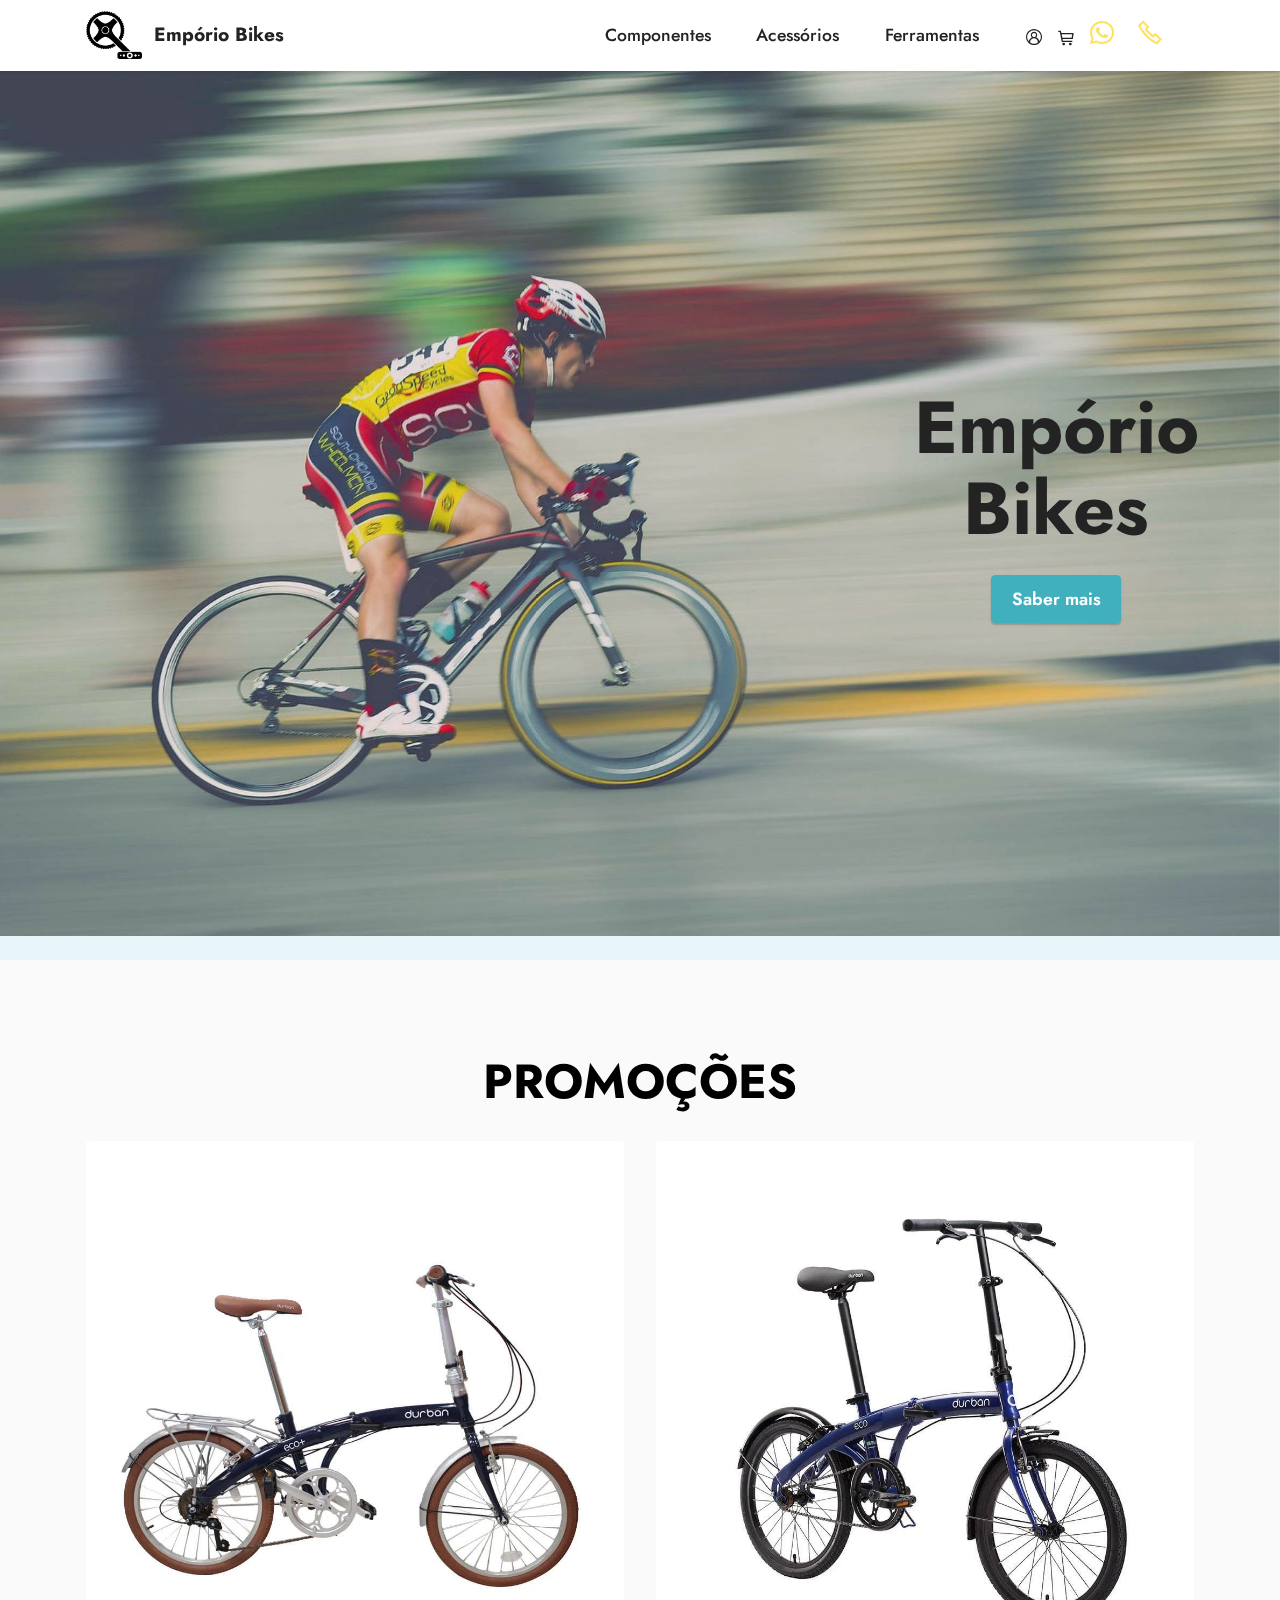
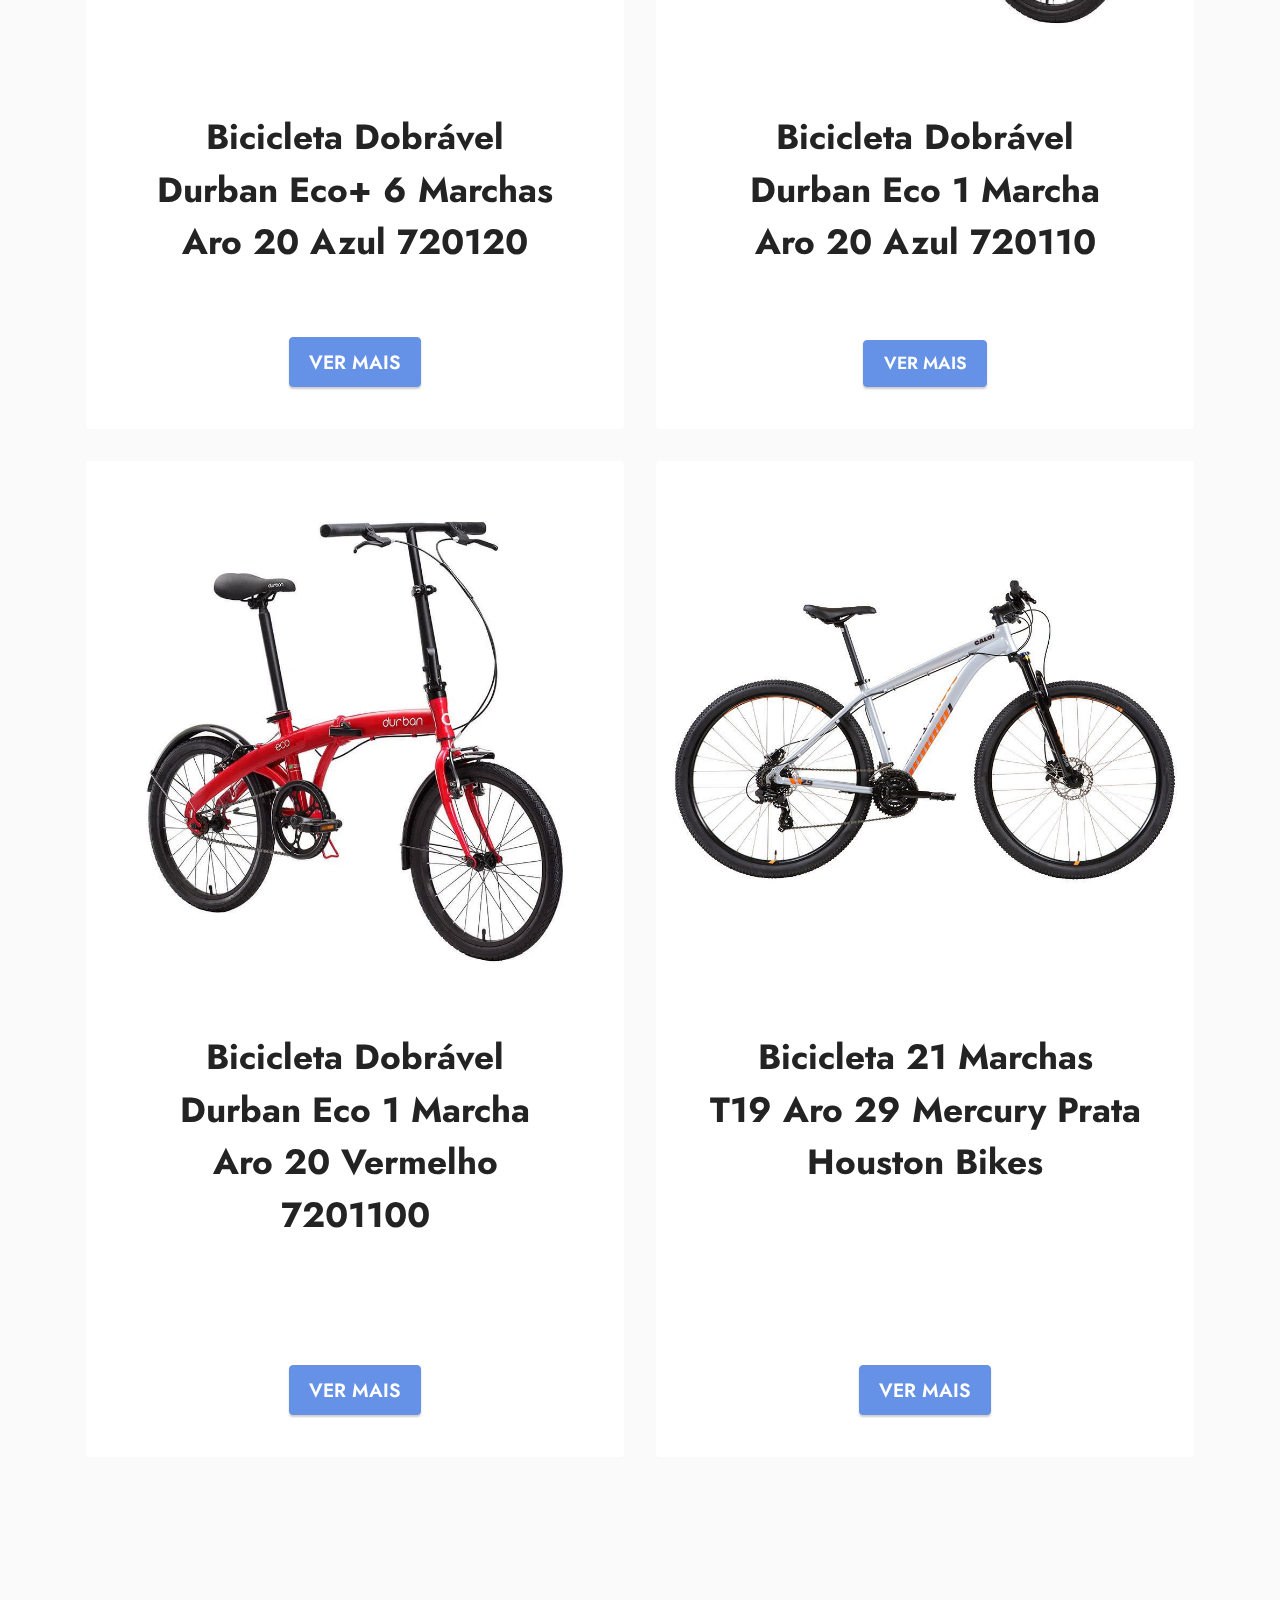
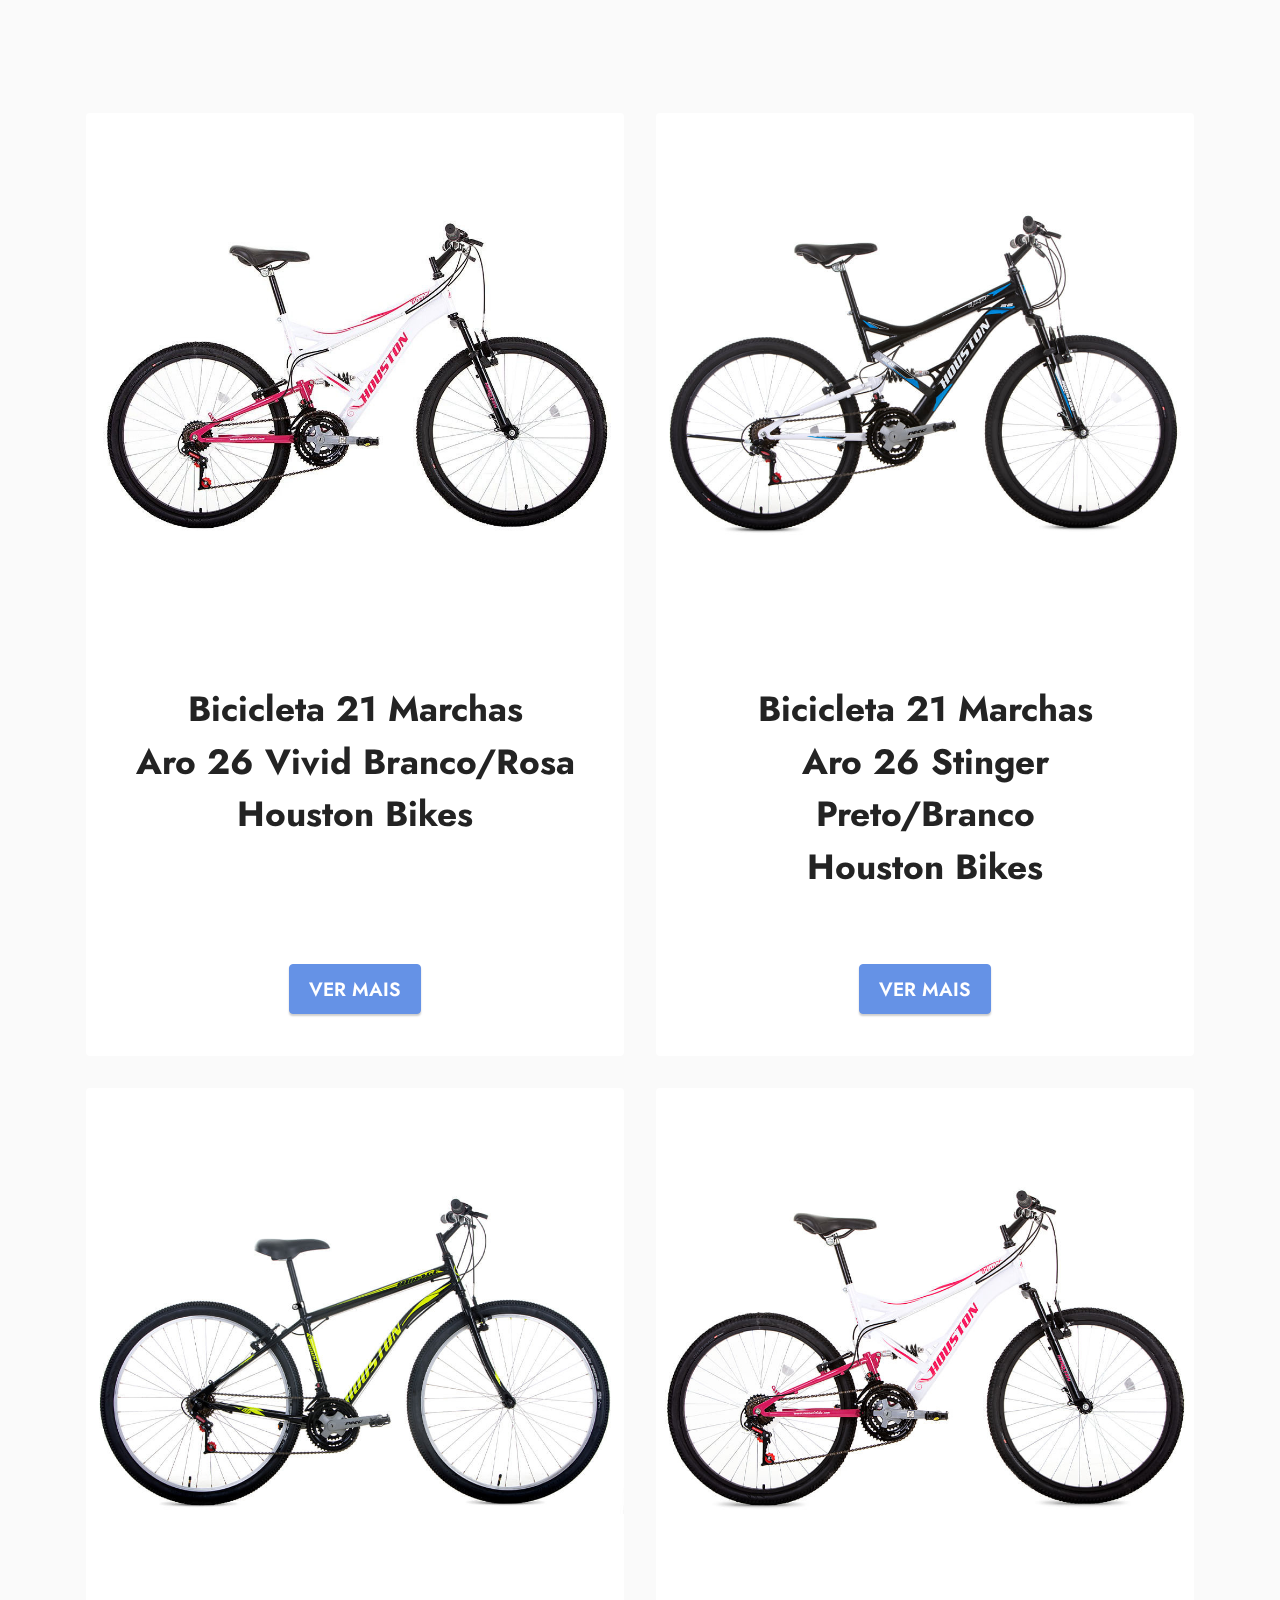
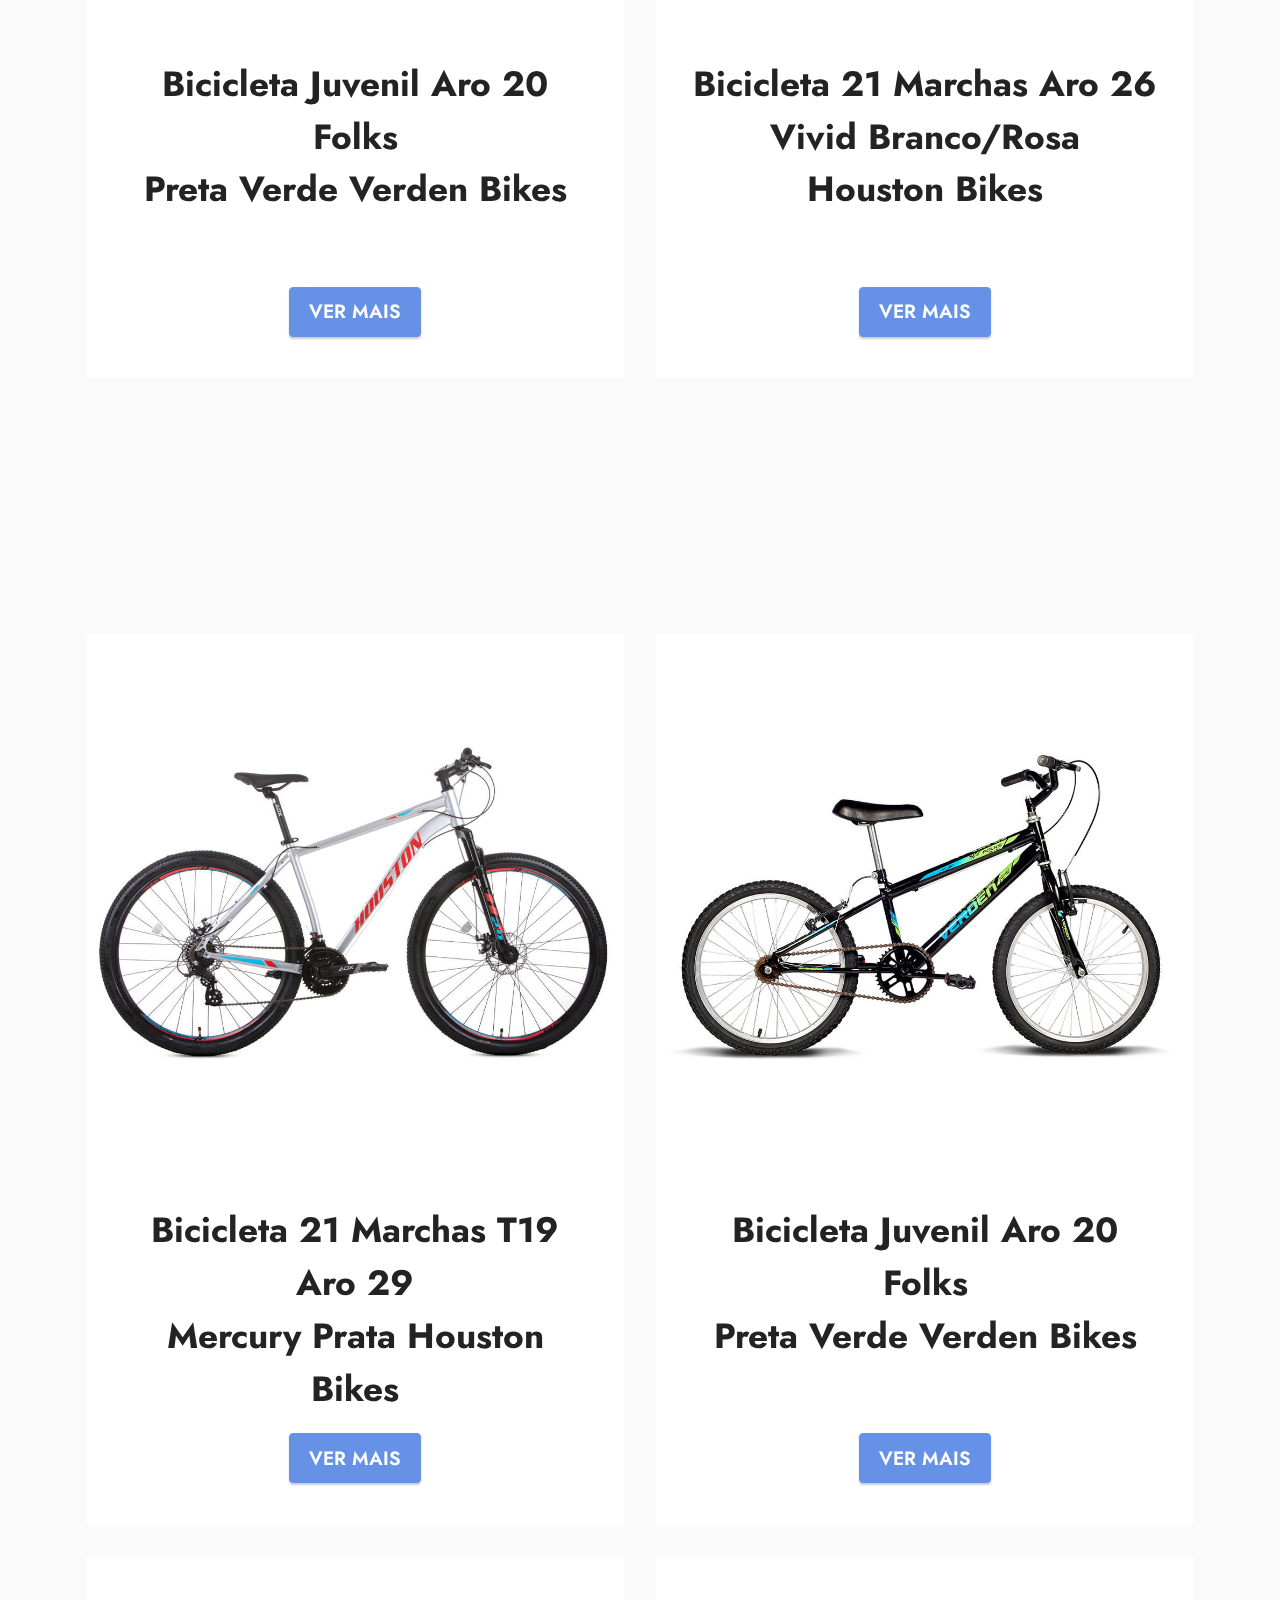
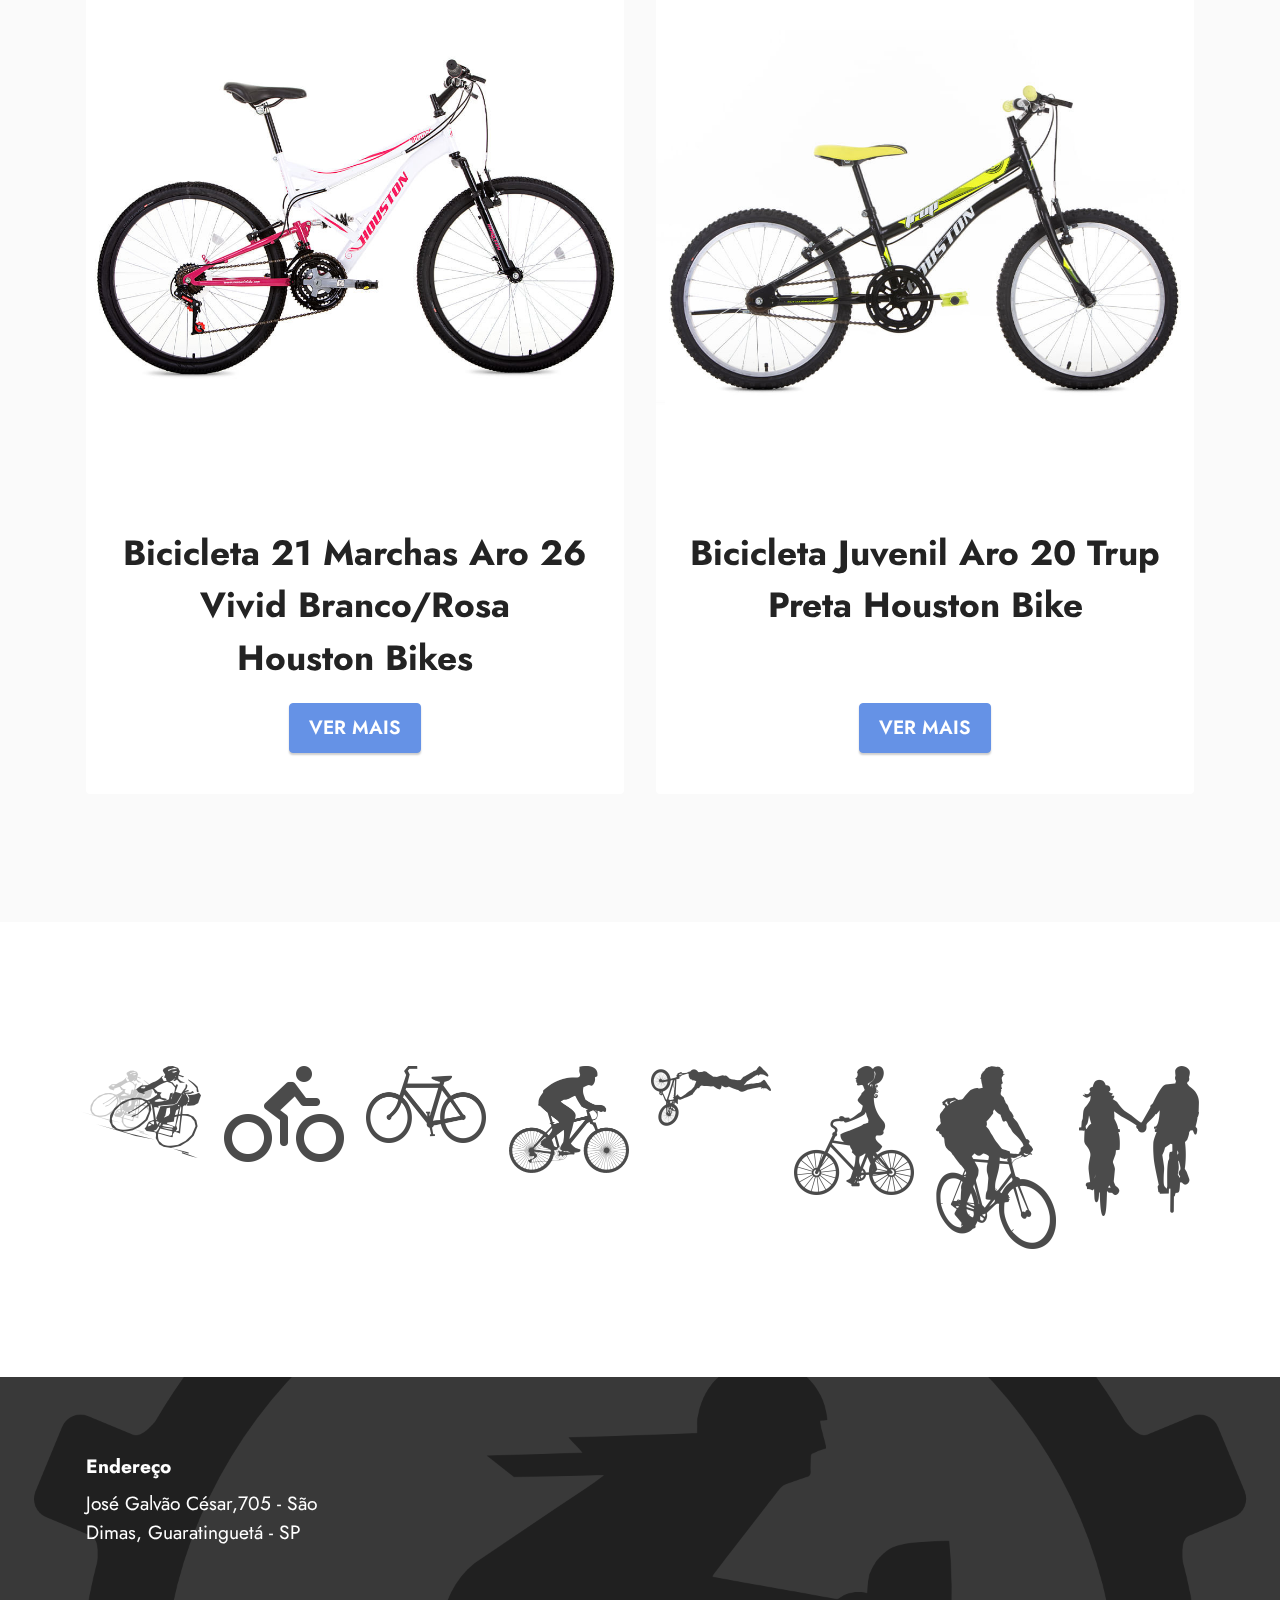
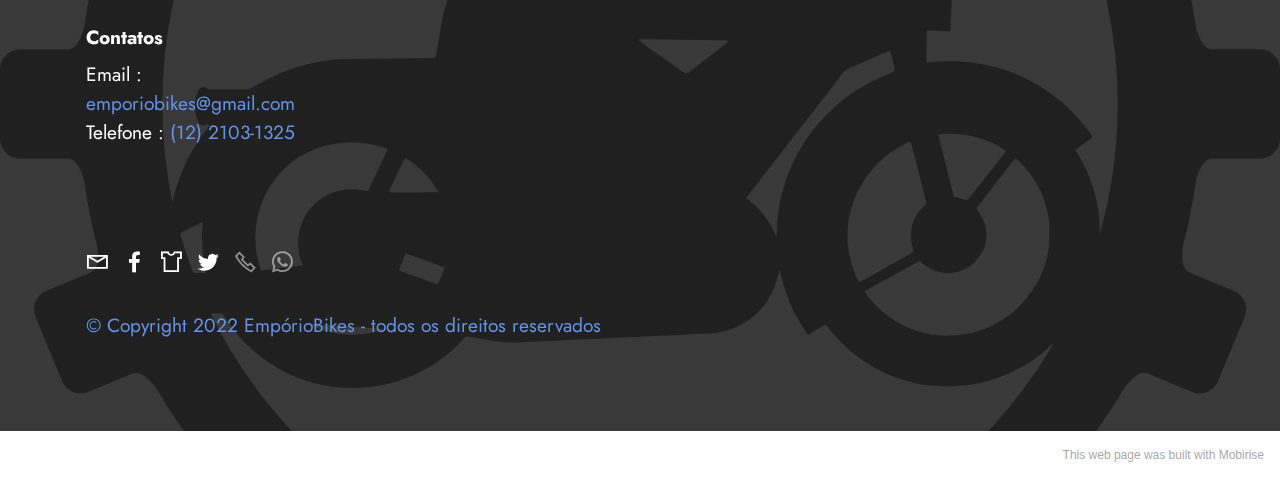
<file: meu site/index.html>
<!DOCTYPE html>
<html  >
<head>
  <!-- Site made with Mobirise Website Builder v5.5.2, https://mobirise.com -->
  <meta charset="UTF-8">
  <meta http-equiv="X-UA-Compatible" content="IE=edge">
  <meta name="generator" content="Mobirise v5.5.2, mobirise.com">
  <meta name="viewport" content="width=device-width, initial-scale=1, minimum-scale=1">
  <link rel="shortcut icon" href="assets/images/mbr-96x83.png" type="image/x-icon">
  <meta name="description" content="">
  
  
  <title>Home</title>
  <link rel="stylesheet" href="assets/web/assets/mobirise-icons2/mobirise2.css">
  <link rel="stylesheet" href="assets/bootstrap/css/bootstrap.min.css">
  <link rel="stylesheet" href="assets/bootstrap/css/bootstrap-grid.min.css">
  <link rel="stylesheet" href="assets/bootstrap/css/bootstrap-reboot.min.css">
  <link rel="stylesheet" href="assets/parallax/jarallax.css">
  <link rel="stylesheet" href="assets/dropdown/css/style.css">
  <link rel="stylesheet" href="assets/socicon/css/styles.css">
  <link rel="stylesheet" href="assets/theme/css/style.css">
  <link rel="preload" href="https://fonts.googleapis.com/css?family=Jost:100,200,300,400,500,600,700,800,900,100i,200i,300i,400i,500i,600i,700i,800i,900i&display=swap" as="style" onload="this.onload=null;this.rel='stylesheet'">
  <noscript><link rel="stylesheet" href="https://fonts.googleapis.com/css?family=Jost:100,200,300,400,500,600,700,800,900,100i,200i,300i,400i,500i,600i,700i,800i,900i&display=swap"></noscript>
  <link rel="preload" as="style" href="assets/mobirise/css/mbr-additional.css"><link rel="stylesheet" href="assets/mobirise/css/mbr-additional.css" type="text/css">
  
  
  
  
</head>
<body>
  
  <section data-bs-version="5.1" class="menu menu1 cid-tnOWhb5mJ2" once="menu" id="menu1-x">
    

    <nav class="navbar navbar-dropdown navbar-fixed-top navbar-expand-lg">
        <div class="container">
            <div class="navbar-brand">
                <span class="navbar-logo">
                    
                        <img src="assets/images/mbr-96x83.png" alt="" style="height: 3rem;">
                    
                </span>
                <span class="navbar-caption-wrap"><a class="navbar-caption text-black display-7" href="https://mobiri.se">Empório Bikes</a></span>
            </div>
            <button class="navbar-toggler" type="button" data-toggle="collapse" data-bs-toggle="collapse" data-target="#navbarSupportedContent" data-bs-target="#navbarSupportedContent" aria-controls="navbarNavAltMarkup" aria-expanded="false" aria-label="Toggle navigation">
                <div class="hamburger">
                    <span></span>
                    <span></span>
                    <span></span>
                    <span></span>
                </div>
            </button>
            <div class="collapse navbar-collapse" id="navbarSupportedContent">
                <ul class="navbar-nav nav-dropdown nav-right" data-app-modern-menu="true"><li class="nav-item"><a class="nav-link link text-black display-4" href="https://mobiri.se">Componentes</a></li>
                    <li class="nav-item"><a class="nav-link link text-black display-4" href="https://mobiri.se">Acessórios</a></li>
                    <li class="nav-item"><a class="nav-link link text-black display-4" href="https://mobiri.se">Ferramentas</a>
                    </li></ul>
                <div class="icons-menu">
                    
                        <span class="p-2 mbr-iconfont mobi-mbri-user-2 mobi-mbri"></span>
                    
                    
                        <span class="p-2 mbr-iconfont mobi-mbri-shopping-cart mobi-mbri"></span>
                    
                    <a class="iconfont-wrapper" href="https://criarmeulink.com.br/u/1669033803">
                        <span class="p-2 mbr-iconfont socicon-whatsapp socicon" style="color: rgb(255, 225, 97); fill: rgb(255, 225, 97);"></span>
                    </a>
                    <a class="iconfont-wrapper" href="tel:(12) 2103-1325">
                        <span class="p-2 mbr-iconfont mobi-mbri-phone mobi-mbri" style="color: rgb(255, 225, 97); fill: rgb(255, 225, 97);"></span>
                    </a>
                </div>
                
            </div>
        </div>
    </nav>
</section>

<section data-bs-version="5.1" class="header3 cid-tnOXA03CZW mbr-fullscreen mbr-parallax-background" id="header3-y">

    

    <div class="mbr-overlay" style="opacity: 0.1; background-color: rgb(34, 165, 229);"></div>

    <div class="align-center container-fluid">
        <div class="row justify-content-end">
            <div class="col-12 col-lg-4">
                <h1 class="mbr-section-title mbr-fonts-style mb-3 display-1"><strong>Empório</strong><br><strong>Bikes</strong></h1>
                
                
                <div class="mbr-section-btn mt-3"><a class="btn btn-success display-4" href="https://mobiri.se">Saber mais</a></div>
            </div>
        </div>
    </div>
</section>

<section data-bs-version="5.1" class="gallery2 cid-tny2Lu6TFo" id="gallery2-m">
    
    
    <div class="container">
        <div class="mbr-section-head">
            <h4 class="mbr-section-title mbr-fonts-style align-center mb-0 display-2"><strong>PROMOÇÕES</strong></h4>
            
        </div>
        <div class="row mt-4">
            <div class="item features-image сol-12 col-md-6 col-lg-6 active">
                <div class="item-wrapper">
                    <div class="item-img">
                        <img src="assets/images/qped13699850000252-sku-4715-3-1000x1000.jpg" alt="" data-slide-to="0" data-bs-slide-to="0">
                    </div>
                    <div class="item-content">
                        <h5 class="item-title mbr-fonts-style display-5"><strong>Bicicleta Dobrável</strong><div><strong>Durban Eco+ 6 Marchas</strong></div><div><strong>Aro 20 Azul 720120</strong></div></h5>
                        
                        
                    </div>
                    <div class="mbr-section-btn item-footer mt-2"><a href="" class="btn btn-primary item-btn display-7" target="_blank">VER MAIS</a></div>
                </div>
            </div>
            
            <div class="item features-image сol-12 col-md-6 col-lg-6">
                <div class="item-wrapper">
                    <div class="item-img">
                        <img src="assets/images/qped13699850000252-sku-4711-2-1000x1000.jpg" alt="" data-slide-to="1" data-bs-slide-to="1">
                    </div>
                    <div class="item-content">
                        <h5 class="item-title mbr-fonts-style display-5"><strong>Bicicleta Dobrável</strong><div><strong>Durban Eco 1 Marcha</strong></div><div><strong>Aro 20 Azul 720110</strong></div><div><strong><br></strong></div></h5>
                        
                        
                    </div>
                    <div class="mbr-section-btn item-footer mt-2"><a href="" class="btn btn-primary item-btn display-4" target="_blank">VER MAIS</a></div>
                </div>
            </div><div class="item features-image сol-12 col-md-6 col-lg-6">
                <div class="item-wrapper">
                    <div class="item-img">
                        <img src="assets/images/qped13699850000252-sku-4712-2-1000x1000.jpg" alt="" data-slide-to="2" data-bs-slide-to="2">
                    </div>
                    <div class="item-content">
                        <h5 class="item-title mbr-fonts-style display-5"><strong>Bicicleta Dobrável</strong><div><strong>Durban Eco 1 Marcha</strong></div><div><strong>Aro 20 Vermelho</strong></div><div><strong>7201100</strong></div><div><br><div><br></div></div></h5>
                        
                        
                    </div>
                    <div class="mbr-section-btn item-footer mt-2"><a href="" class="btn btn-primary item-btn display-7" target="_blank">VER MAIS</a></div>
                </div>
            </div>
            <div class="item features-image сol-12 col-md-6 col-lg-6">
                <div class="item-wrapper">
                    <div class="item-img">
                        <img src="assets/images/qped89848543000177-sku-1413865-1-1000x1000.jpg" alt="" title="">
                    </div>
                    <div class="item-content">
                        <h5 class="item-title mbr-fonts-style display-5"><strong>Bicicleta 21 Marchas</strong><div><strong>T19 Aro 29 Mercury Prata</strong></div><div><strong>Houston Bikes</strong></div><div><br></div></h5>
                        
                        
                    </div>
                    <div class="mbr-section-btn item-footer mt-2"><a href="" class="btn btn-primary item-btn display-7" target="_blank">VER MAIS</a></div>
                </div>
            </div>
        </div>
    </div>
</section>

<section data-bs-version="5.1" class="gallery2 cid-tny6p0imJf" id="gallery2-t">
    
    
    <div class="container">
        
        <div class="row mt-4">
            <div class="item features-image сol-12 col-md-6 col-lg-6">
                <div class="item-wrapper">
                    <div class="item-img">
                        <img src="assets/images/qped89848543000177-sku-1544537-1-1000x1000.jpg" alt="">
                    </div>
                    <div class="item-content">
                        <h5 class="item-title mbr-fonts-style display-5"><strong>Bicicleta 21 Marchas</strong><div><strong>Aro 26 Vivid Branco/Rosa</strong></div><div><strong>Houston Bikes</strong></div><div><br></div></h5>
                        
                        
                    </div>
                    <div class="mbr-section-btn item-footer mt-2"><a href="" class="btn btn-primary item-btn display-7" target="_blank">VER MAIS</a></div>
                </div>
            </div>
            <div class="item features-image сol-12 col-md-6 col-lg-6">
                <div class="item-wrapper">
                    <div class="item-img">
                        <img src="assets/images/qped13699850000252-sku-3872-1-1000x1000.jpg" alt="">
                    </div>
                    <div class="item-content">
                        <h5 class="item-title mbr-fonts-style display-5"><strong>Bicicleta 21 Marchas</strong><div><strong>Aro 26 Stinger Preto/Branco</strong></div><div><strong>Houston Bikes</strong></div><div><br></div></h5>
                        
                        
                    </div>
                    <div class="mbr-section-btn item-footer mt-2"><a href="" class="btn btn-primary item-btn display-7" target="_blank">VER MAIS</a></div>
                </div>
            </div>
            <div class="item features-image сol-12 col-md-6 col-lg-6">
                <div class="item-wrapper">
                    <div class="item-img">
                        <img src="assets/images/qped13699850000252-sku-3864-1-1000x1000.jpg" alt="">
                    </div>
                    <div class="item-content">
                        <h5 class="item-title mbr-fonts-style display-5"><strong>Bicicleta Juvenil Aro 20 Folks</strong><div><strong>Preta Verde Verden Bikes</strong></div><div><br></div></h5>
                        
                        
                    </div>
                    <div class="mbr-section-btn item-footer mt-2"><a href="" class="btn btn-primary item-btn display-7" target="_blank">VER MAIS</a></div>
                </div>
            </div>
            <div class="item features-image сol-12 col-md-6 col-lg-6">
                <div class="item-wrapper">
                    <div class="item-img">
                        <img src="assets/images/qped13699850000252-sku-3874-1-1000x1000.jpg" alt="" title="">
                    </div>
                    <div class="item-content">
                        <h5 class="item-title mbr-fonts-style display-5"><strong>Bicicleta 21 Marchas Aro 26</strong><div><strong>Vivid Branco/Rosa</strong></div><div><strong>Houston Bikes</strong></div></h5>
                        
                        
                    </div>
                    <div class="mbr-section-btn item-footer mt-2"><a href="" class="btn btn-primary item-btn display-7" target="_blank">VER MAIS</a></div>
                </div>
            </div>
        </div>
    </div>
</section>

<section data-bs-version="5.1" class="gallery2 cid-tny6pXah8r" id="gallery2-u">
    
    
    <div class="container">
        
        <div class="row mt-4">
            <div class="item features-image сol-12 col-md-6 col-lg-6">
                <div class="item-wrapper">
                    <div class="item-img">
                        <img src="assets/images/qped13699850000252-sku-4276-1-1000x1000.jpg" alt="">
                    </div>
                    <div class="item-content">
                        <h5 class="item-title mbr-fonts-style display-5"><strong>Bicicleta 21 Marchas T19 Aro 29</strong><div><strong>Mercury Prata Houston Bikes</strong></div></h5>
                        
                        
                    </div>
                    <div class="mbr-section-btn item-footer mt-2"><a href="" class="btn btn-primary item-btn display-7" target="_blank">VER MAIS</a></div>
                </div>
            </div>
            <div class="item features-image сol-12 col-md-6 col-lg-6">
                <div class="item-wrapper">
                    <div class="item-img">
                        <img src="assets/images/qped13699850000252-sku-1919-1-1000x1000.jpg" alt="">
                    </div>
                    <div class="item-content">
                        <h5 class="item-title mbr-fonts-style display-5"><strong>Bicicleta Juvenil Aro 20 Folks</strong><div><strong>Preta Verde Verden Bikes</strong></div><div><br></div></h5>
                        
                        
                    </div>
                    <div class="mbr-section-btn item-footer mt-2"><a href="" class="btn btn-primary item-btn display-7" target="_blank">VER MAIS</a></div>
                </div>
            </div>
            <div class="item features-image сol-12 col-md-6 col-lg-6">
                <div class="item-wrapper">
                    <div class="item-img">
                        <img src="assets/images/qped13699850000252-sku-3874-1-1000x1000.jpg" alt="">
                    </div>
                    <div class="item-content">
                        <h5 class="item-title mbr-fonts-style display-5"><strong>Bicicleta 21 Marchas Aro 26</strong><div><strong>Vivid Branco/Rosa</strong></div><div><strong>Houston Bikes</strong></div></h5>
                        
                        
                    </div>
                    <div class="mbr-section-btn item-footer mt-2"><a href="" class="btn btn-primary item-btn display-7" target="_blank">VER MAIS</a></div>
                </div>
            </div>
            <div class="item features-image сol-12 col-md-6 col-lg-6">
                <div class="item-wrapper">
                    <div class="item-img">
                        <img src="assets/images/qped13699850000252-sku-3875-1-1000x1000.jpg" alt="" title="">
                    </div>
                    <div class="item-content">
                        <h5 class="item-title mbr-fonts-style display-5"><strong>Bicicleta Juvenil Aro 20 Trup</strong><div><strong>Preta Houston Bike</strong></div><div><br></div></h5>
                        
                        
                    </div>
                    <div class="mbr-section-btn item-footer mt-2"><a href="" class="btn btn-primary item-btn display-7" target="_blank">VER MAIS</a></div>
                </div>
            </div>
        </div>
    </div>
</section>

<section data-bs-version="5.1" class="clients1 cid-tnOQoodwGD" id="clients1-v">
    
    <div class="images-container container">
        <div class="mbr-section-head">
            
            
            
        </div>
        <div class="row justify-content-center mt-4">
            <div class="col-md-3 card">
                <img src="assets/images/mbr-240x184.png" alt="">
            </div>
            <div class="col-md-3 card">
                <img src="assets/images/mbr-240x192.png" alt="">
            </div>
            <div class="col-md-3 card">
                <img src="assets/images/mbr-240x153.png" alt="">
            </div>
            <div class="col-md-3 card">
                <img src="assets/images/mbr-240x213.png" alt="">
            </div>
            <div class="col-md-3 card">
                <img src="assets/images/mbr-240x120.png" alt="">
            </div>
            <div class="col-md-3 card">
                <img src="assets/images/mbr-240x258.png" alt="">
            </div>
            <div class="col-md-3 card">
                <img src="assets/images/mbr-240x366.png" alt="">
            </div>
            <div class="col-md-3 card">
                <img src="assets/images/mbr-240x300.png" alt="">
            </div>
        </div>
    </div>
</section>

<section data-bs-version="5.1" class="footer6 cid-tny32MGgYv" once="footers" id="footer6-s">

    

    <div class="mbr-overlay" style="opacity: 0.9; background-color: rgb(35, 35, 35);"></div>

    <div class="container">
        <div class="row content mbr-white">
            <div class="col-12 col-md-3 mbr-fonts-style display-7">
                <h5 class="mbr-section-subtitle mbr-fonts-style mb-2 display-7">
                    <strong>Endereço</strong></h5>
                <p class="mbr-text mbr-fonts-style display-7">José Galvão César,705 - São Dimas, Guaratinguetá - SP</p> <br>
                <h5 class="mbr-section-subtitle mbr-fonts-style mb-2 mt-4 display-7">
                    <strong>Contatos</strong></h5>
                <p class="mbr-text mbr-fonts-style mb-4 display-7">
                    Email : <a href="mailto:emporiobikes@gmail.com" class="text-primary">emporiobikes@gmail.com</a><br>Telefone : <a href="tel:(12) 2103-1325" class="text-primary">(12) 2103-1325</a><br></p>
            </div>
            <div class="col-12 col-md-3 mbr-fonts-style display-7">
                <h5 class="mbr-section-subtitle mbr-fonts-style mb-2 display-7"></h5>
                <ul class="list mbr-fonts-style mb-4 display-4"></ul>
                <h5 class="mbr-section-subtitle mbr-fonts-style mb-2 mt-5 display-7"></h5>
                <p class="mbr-text mbr-fonts-style mb-4 display-7"></p>
            </div>
            <div class="col-12 col-md-6">
                <div class="google-map"><iframe frameborder="0" style="border:0" src="https://www.google.com/maps/embed/v1/place?key=AIzaSyDk89J4FSunMF33ruMVWJaJht_Ro0kvoXs&amp;q=R. José Galvão César, 705 - Res. Cooperi, Guaratinguetá - SP, 12513270" allowfullscreen=""></iframe></div>
            </div>
            <div class="col-md-6">
                <div class="social-list align-left">
                    <div class="soc-item">
                        
                            <span class="mbr-iconfont mbr-iconfont-social mobi-mbri-letter mobi-mbri" style="color: rgb(255, 255, 255); fill: rgb(255, 255, 255);"></span>
                        
                    </div>
                    <div class="soc-item">
                        
                            <span class="mbr-iconfont mbr-iconfont-social socicon-facebook socicon" style="color: rgb(255, 255, 255); fill: rgb(255, 255, 255);"></span>
                        
                    </div>
                    <div class="soc-item">
                        
                            <span class="mbr-iconfont mbr-iconfont-social mobi-mbri-website-theme mobi-mbri"></span>
                        
                    </div>
                    <div class="soc-item">
                        
                            <span class="mbr-iconfont mbr-iconfont-social socicon-twitter socicon"></span>
                        
                    </div>
                    <div class="soc-item">
                        <a href="tel:(12)21031325">
                            <span class="mbr-iconfont mbr-iconfont-social mobi-mbri-phone mobi-mbri"></span>
                        </a>
                    </div>
                    <div class="soc-item">
                        <a href="https://wa.me/12991660288">
                            <span class="mbr-iconfont mbr-iconfont-social socicon-whatsapp socicon"></span>
                        </a>
                    </div>
                </div>
            </div>
        </div>
        <div class="footer-lower">
            <div class="media-container-row">
                <div class="col-sm-12">
                    <hr>
                </div>
            </div>
            <div class="col-sm-12 copyright pl-0">
                <p class="mbr-text mbr-fonts-style mbr-white display-7">
                    <a href="© Copyright 2022 EmpórioBikes - todos os direitos reservados" class="text-primary" target="_blank">© Copyright 2022 EmpórioBikes - todos os direitos reservados</a></p>
            </div>
        </div>
    </div>
</section><section style="background-color: #fff; font-family: -apple-system, BlinkMacSystemFont, 'Segoe UI', 'Roboto', 'Helvetica Neue', Arial, sans-serif; color:#aaa; font-size:12px; padding: 0; align-items: center; display: flex;"><a href="https://mobirise.site/a" style="flex: 1 1; height: 3rem; padding-left: 1rem;"></a><p style="flex: 0 0 auto; margin:0; padding-right:1rem;"><a href="https://mobirise.site/c" style="color:#aaa;">This</a> web page was built with Mobirise</p></section><script src="assets/bootstrap/js/bootstrap.bundle.min.js"></script>  <script src="assets/parallax/jarallax.js"></script>  <script src="assets/smoothscroll/smooth-scroll.js"></script>  <script src="assets/ytplayer/index.js"></script>  <script src="assets/dropdown/js/navbar-dropdown.js"></script>  <script src="assets/theme/js/script.js"></script>  
  
  
</body>
</html>
</file>
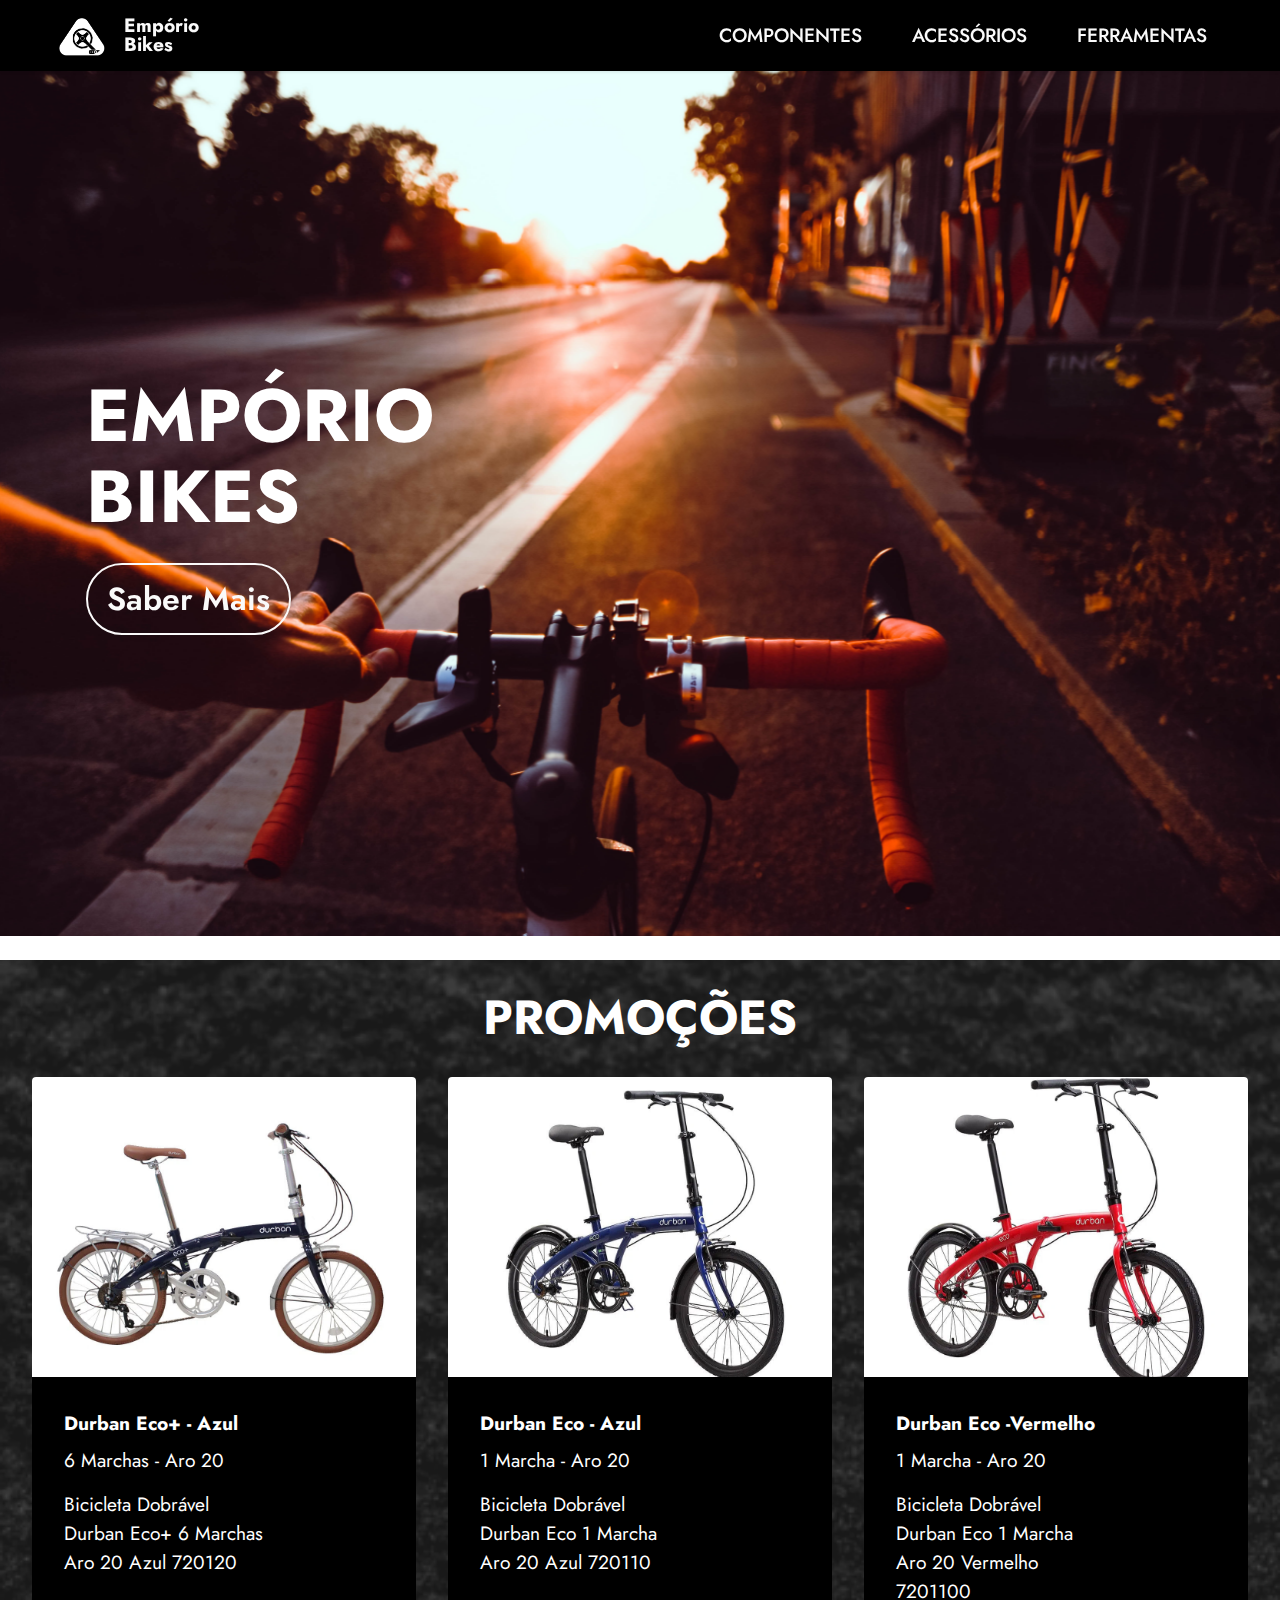
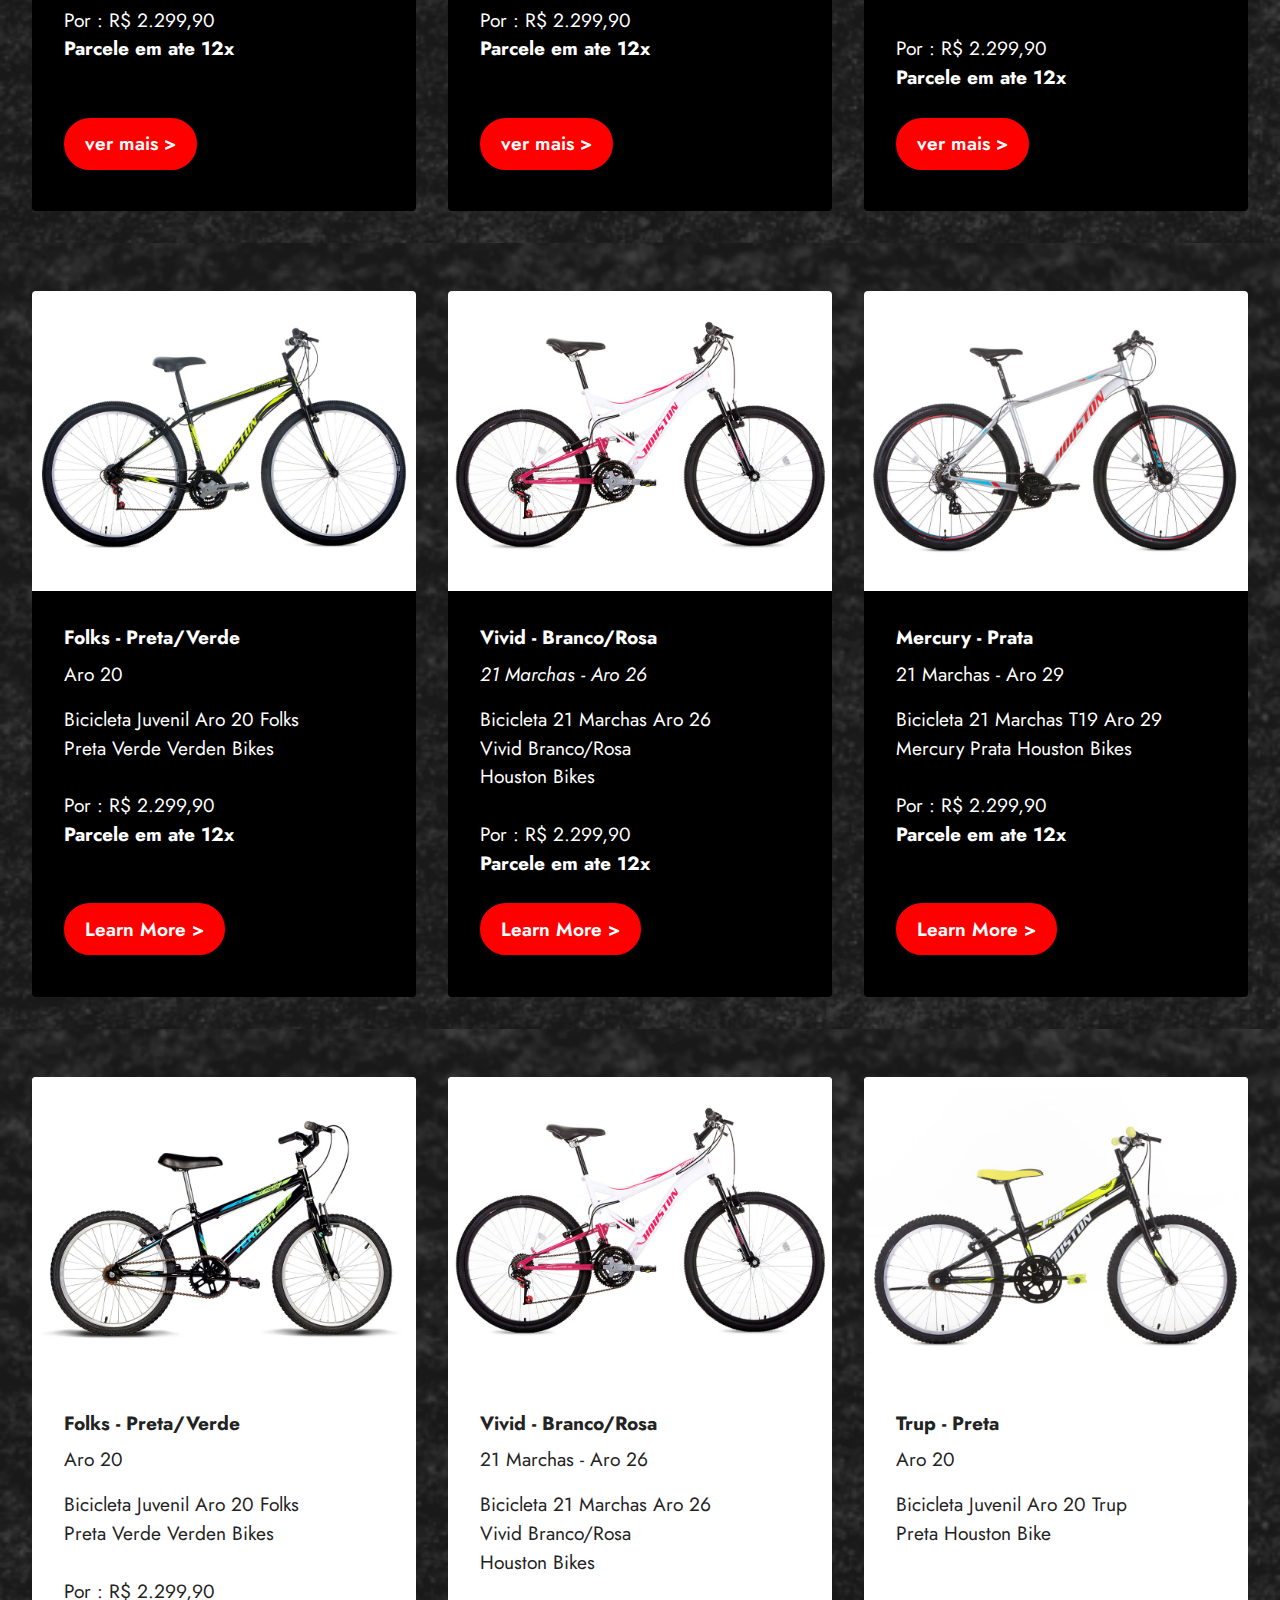
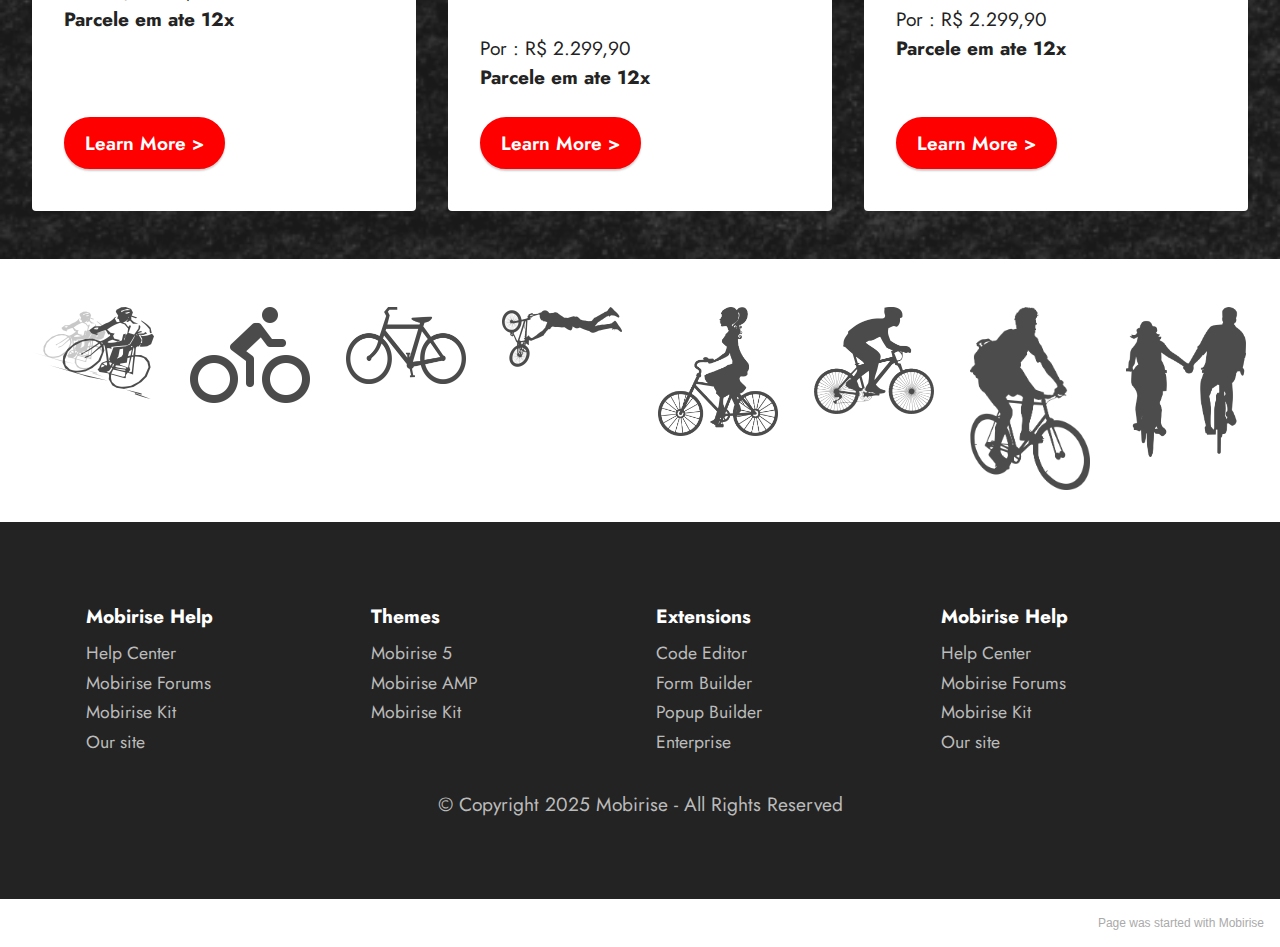
<file: site 1/index.html>
<!DOCTYPE html>
<html  >
<head>
  <!-- Site made with Mobirise Website Builder v5.5.2, https://mobirise.com -->
  <meta charset="UTF-8">
  <meta http-equiv="X-UA-Compatible" content="IE=edge">
  <meta name="generator" content="Mobirise v5.5.2, mobirise.com">
  <meta name="viewport" content="width=device-width, initial-scale=1, minimum-scale=1">
  <link rel="shortcut icon" href="assets/images/hhhhhhhhh.png" type="image/x-icon">
  <meta name="description" content="">
  
  
  <title>Home</title>
  <link rel="stylesheet" href="assets/bootstrap/css/bootstrap.min.css">
  <link rel="stylesheet" href="assets/bootstrap/css/bootstrap-grid.min.css">
  <link rel="stylesheet" href="assets/bootstrap/css/bootstrap-reboot.min.css">
  <link rel="stylesheet" href="assets/parallax/jarallax.css">
  <link rel="stylesheet" href="assets/dropdown/css/style.css">
  <link rel="stylesheet" href="assets/socicon/css/styles.css">
  <link rel="stylesheet" href="assets/theme/css/style.css">
  <link rel="preload" href="https://fonts.googleapis.com/css?family=Jost:100,200,300,400,500,600,700,800,900,100i,200i,300i,400i,500i,600i,700i,800i,900i&display=swap" as="style" onload="this.onload=null;this.rel='stylesheet'">
  <noscript><link rel="stylesheet" href="https://fonts.googleapis.com/css?family=Jost:100,200,300,400,500,600,700,800,900,100i,200i,300i,400i,500i,600i,700i,800i,900i&display=swap"></noscript>
  <link rel="preload" as="style" href="assets/mobirise/css/mbr-additional.css"><link rel="stylesheet" href="assets/mobirise/css/mbr-additional.css" type="text/css">
  
  
  
  
</head>
<body>
  
  <section data-bs-version="5.1" class="menu menu1 cid-to0FADfdOL" once="menu" id="menu1-0">
    

    <nav class="navbar navbar-dropdown navbar-fixed-top navbar-expand-lg">
        <div class="container-fluid">
            <div class="navbar-brand">
                <span class="navbar-logo">
                    <a href="index.html">
                        <img src="assets/images/hhhhhhhhh.png" alt="Mobirise" style="height: 3rem;">
                    </a>
                </span>
                <span class="navbar-caption-wrap"><a class="navbar-caption text-white text-primary display-7" href="index.html">Empório<br>Bikes</a></span>
            </div>
            <button class="navbar-toggler" type="button" data-toggle="collapse" data-bs-toggle="collapse" data-target="#navbarSupportedContent" data-bs-target="#navbarSupportedContent" aria-controls="navbarNavAltMarkup" aria-expanded="false" aria-label="Toggle navigation">
                <div class="hamburger">
                    <span></span>
                    <span></span>
                    <span></span>
                    <span></span>
                </div>
            </button>
            <div class="collapse navbar-collapse" id="navbarSupportedContent">
                <ul class="navbar-nav nav-dropdown nav-right" data-app-modern-menu="true"><li class="nav-item"><a class="nav-link link text-white text-primary display-7" href="index.html">COMPONENTES</a></li><li class="nav-item"><a class="nav-link link text-white text-primary display-7" href="index.html">ACESSÓRIOS</a></li>
                    <li class="nav-item"><a class="nav-link link text-white text-primary display-7" href="index.html">FERRAMENTAS</a>
                    </li></ul>
                
                
            </div>
        </div>
    </nav>
</section>

<section data-bs-version="5.1" class="header2 cid-to0IndpvIh mbr-fullscreen mbr-parallax-background" id="header2-b">

    

    

    <div class="container">
        <div class="row">
            <div class="col-12 col-lg-9">
                <h1 class="mbr-section-title mbr-fonts-style mb-3 display-1"><strong>EMPÓRIO</strong><br><strong>BIKES</strong></h1>
                
                
                <div class="mbr-section-btn mt-3"><a class="btn btn-white-outline display-5" href="https://mobiri.se">Saber Mais</a></div>
            </div>
        </div>
    </div>
</section>

<section data-bs-version="5.1" class="features3 cid-to0FMXxHgP" id="features3-2">
    
    <div class="mbr-overlay"></div>
    <div class="container-fluid">
        <div class="mbr-section-head">
            <h4 class="mbr-section-title mbr-fonts-style align-center mb-0 display-2">
                <strong>PROMOÇÕES</strong></h4>
            
        </div>
        <div class="row mt-4">
            <div class="item features-image сol-12 col-md-6 col-lg-4">
                <div class="item-wrapper">
                    <div class="item-img">
                        <img src="assets/images/qped13699850000252-sku-4715.jpg" alt="">
                    </div>
                    <div class="item-content">
                        <h5 class="item-title mbr-fonts-style display-7"><strong>Durban Eco+ - Azul</strong></h5>
                        <h6 class="item-subtitle mbr-fonts-style mt-1 display-7">6 Marchas - Aro 20</h6>
                        <p class="mbr-text mbr-fonts-style mt-3 display-7">Bicicleta Dobrável<br>Durban Eco+ 6 Marchas<br>Aro 20 Azul 720120<br><br>Por : R$ 2.299,90<br><strong>Parcele em ate 12x</strong></p>
                    </div>
                    <div class="mbr-section-btn item-footer mt-2"><a href="index.html" class="btn item-btn btn-primary display-7">ver mais &gt;</a></div>
                </div>
            </div>
            <div class="item features-image сol-12 col-md-6 col-lg-4">
                <div class="item-wrapper">
                    <div class="item-img">
                        <img src="assets/images/qped13699850000252-sku-4711.jpg" alt="">
                    </div>
                    <div class="item-content">
                        <h5 class="item-title mbr-fonts-style display-7"><strong>Durban Eco - Azul</strong></h5>
                        <h6 class="item-subtitle mbr-fonts-style mt-1 display-7">1 Marcha - Aro 20</h6>
                        <p class="mbr-text mbr-fonts-style mt-3 display-7">Bicicleta Dobrável<br>Durban Eco 1 Marcha<br>Aro 20 Azul 720110<br><br>Por : R$ 2.299,90<br><strong>Parcele em ate 12x</strong></p>
                    </div>
                    <div class="mbr-section-btn item-footer mt-2"><a href="index.html" class="btn item-btn btn-primary display-7">ver mais &gt;</a></div>
                </div>
            </div>
            <div class="item features-image сol-12 col-md-6 col-lg-4">
                <div class="item-wrapper">
                    <div class="item-img">
                        <img src="assets/images/qped13699850000252-sku-4712.jpg" alt="">
                    </div>
                    <div class="item-content">
                        <h5 class="item-title mbr-fonts-style display-7"><strong>Durban Eco -Vermelho</strong></h5>
                        <h6 class="item-subtitle mbr-fonts-style mt-1 display-7">1 Marcha - Aro 20</h6>
                        <p class="mbr-text mbr-fonts-style mt-3 display-7">Bicicleta Dobrável<br>Durban Eco 1 Marcha<br>Aro 20 Vermelho<br>7201100<br><br>Por : R$ 2.299,90<br><strong>Parcele em ate 12x</strong><br></p>
                    </div>
                    <div class="mbr-section-btn item-footer mt-2"><a href="index.html" class="btn item-btn btn-primary display-7">ver mais &gt;</a></div>
                </div>
            </div>
        </div>
    </div>
</section>

<section data-bs-version="5.1" class="features3 cid-to0FNNUTUa" id="features3-4">
    
    <div class="mbr-overlay"></div>
    <div class="container-fluid">
        
        <div class="row mt-4">
            <div class="item features-image сol-12 col-md-6 col-lg-4">
                <div class="item-wrapper">
                    <div class="item-img">
                        <img src="assets/images/qped13699850000252-sku-3864.jpg" alt="">
                    </div>
                    <div class="item-content">
                        <h5 class="item-title mbr-fonts-style display-7"><strong>Folks - Preta/Verde</strong></h5>
                        <h6 class="item-subtitle mbr-fonts-style mt-1 display-7">Aro 20</h6>
                        <p class="mbr-text mbr-fonts-style mt-3 display-7">Bicicleta Juvenil Aro 20 Folks<br>Preta Verde Verden Bikes<br><br>Por : R$ 2.299,90<br><strong>Parcele em ate 12x</strong></p>
                    </div>
                    <div class="mbr-section-btn item-footer mt-2"><a href="index.html" class="btn btn-primary item-btn display-7">Learn More
                            &gt;</a></div>
                </div>
            </div>
            <div class="item features-image сol-12 col-md-6 col-lg-4">
                <div class="item-wrapper">
                    <div class="item-img">
                        <img src="assets/images/qped13699850000252-sku-3874.jpg" alt="">
                    </div>
                    <div class="item-content">
                        <h5 class="item-title mbr-fonts-style display-7"><strong>Vivid - Branco/Rosa</strong></h5>
                        <h6 class="item-subtitle mbr-fonts-style mt-1 display-7"><em>21 Marchas - Aro 26</em></h6>
                        <p class="mbr-text mbr-fonts-style mt-3 display-7">Bicicleta 21 Marchas Aro 26<br>Vivid Branco/Rosa<br>Houston Bikes<br><br>Por : R$ 2.299,90<br><strong>Parcele em ate 12x</strong></p>
                    </div>
                    <div class="mbr-section-btn item-footer mt-2"><a href="index.html" class="btn btn-primary item-btn display-7">Learn More
                            &gt;</a></div>
                </div>
            </div>
            <div class="item features-image сol-12 col-md-6 col-lg-4">
                <div class="item-wrapper">
                    <div class="item-img">
                        <img src="assets/images/qped13699850000252-sku-4277.jpg" alt="">
                    </div>
                    <div class="item-content">
                        <h5 class="item-title mbr-fonts-style display-7"><strong>Mercury - Prata</strong></h5>
                        <h6 class="item-subtitle mbr-fonts-style mt-1 display-7">21 Marchas - Aro 29</h6>
                        <p class="mbr-text mbr-fonts-style mt-3 display-7">Bicicleta 21 Marchas T19 Aro 29<br>Mercury Prata Houston Bikes<br><br>Por : R$ 2.299,90<br><strong>Parcele em ate 12x</strong><br></p>
                    </div>
                    <div class="mbr-section-btn item-footer mt-2"><a href="index.html" class="btn btn-primary item-btn display-7">Learn More
                            &gt;</a></div>
                </div>
            </div>
        </div>
    </div>
</section>

<section data-bs-version="5.1" class="features3 cid-to0FNUTgqZ" id="features3-5">
    
    <div class="mbr-overlay"></div>
    <div class="container-fluid">
        
        <div class="row mt-4">
            <div class="item features-image сol-12 col-md-6 col-lg-4">
                <div class="item-wrapper">
                    <div class="item-img">
                        <img src="assets/images/qped13699850000252-sku-1919.jpg" alt="">
                    </div>
                    <div class="item-content">
                        <h5 class="item-title mbr-fonts-style display-7"><strong>Folks - Preta/Verde</strong></h5>
                        <h6 class="item-subtitle mbr-fonts-style mt-1 display-7">Aro 20</h6>
                        <p class="mbr-text mbr-fonts-style mt-3 display-7">Bicicleta Juvenil Aro 20 Folks<br>Preta Verde Verden Bikes<br><br>Por : R$ 2.299,90<br><strong>Parcele em ate 12x</strong></p>
                    </div>
                    <div class="mbr-section-btn item-footer mt-2"><a href="index.html" class="btn item-btn btn-primary display-7">Learn More
                            &gt;</a></div>
                </div>
            </div>
            <div class="item features-image сol-12 col-md-6 col-lg-4">
                <div class="item-wrapper">
                    <div class="item-img">
                        <img src="assets/images/qped13699850000252-sku-3874.jpg" alt="">
                    </div>
                    <div class="item-content">
                        <h5 class="item-title mbr-fonts-style display-7"><strong>Vivid - Branco/Rosa</strong></h5>
                        <h6 class="item-subtitle mbr-fonts-style mt-1 display-7">21 Marchas - Aro 26</h6>
                        <p class="mbr-text mbr-fonts-style mt-3 display-7">Bicicleta 21 Marchas Aro 26<br>Vivid Branco/Rosa<br>Houston Bikes<br><br><br>Por : R$ 2.299,90<br><strong>Parcele em ate 12x</strong></p>
                    </div>
                    <div class="mbr-section-btn item-footer mt-2"><a href="index.html" class="btn btn-primary item-btn display-7">Learn More
                            &gt;</a></div>
                </div>
            </div>
            <div class="item features-image сol-12 col-md-6 col-lg-4">
                <div class="item-wrapper">
                    <div class="item-img">
                        <img src="assets/images/qped13699850000252-sku-3875.jpg" alt="">
                    </div>
                    <div class="item-content">
                        <h5 class="item-title mbr-fonts-style display-7"><strong>Trup - Preta</strong></h5>
                        <h6 class="item-subtitle mbr-fonts-style mt-1 display-7">Aro 20</h6>
                        <p class="mbr-text mbr-fonts-style mt-3 display-7">Bicicleta Juvenil Aro 20 Trup<br>Preta Houston Bike<br><br><br>Por : R$ 2.299,90<br><strong>Parcele em ate 12x</strong><br></p>
                    </div>
                    <div class="mbr-section-btn item-footer mt-2"><a href="index.html" class="btn btn-primary item-btn display-7">Learn More
                            &gt;</a></div>
                </div>
            </div>
        </div>
    </div>
</section>

<section data-bs-version="5.1" class="clients1 cid-to0MwV0lji" id="clients1-c">
    
    <div class="images-container container-fluid">
        <div class="mbr-section-head">
            
            
            
        </div>
        <div class="row justify-content-center mt-4">
            <div class="col-md-3 card">
                <img src="assets/images/mbr.png" alt="">
            </div>
            <div class="col-md-3 card">
                <img src="assets/images/mbr-1.png" alt="">
            </div>
            <div class="col-md-3 card">
                <img src="assets/images/mbr-2.png" alt="">
            </div>
            <div class="col-md-3 card">
                <img src="assets/images/mbr-3.png" alt="">
            </div>
            <div class="col-md-3 card">
                <img src="assets/images/mbr-4.png" alt="">
            </div>
            <div class="col-md-3 card">
                <img src="assets/images/mbr-5.png" alt="">
            </div>
            <div class="col-md-3 card">
                <img src="assets/images/mbr-6.png" alt="">
            </div>
            <div class="col-md-3 card">
                <img src="assets/images/mbr-7.png" alt="">
            </div>
        </div>
    </div>
</section>

<section data-bs-version="5.1" class="footer2 cid-tu8E3OnRc1" once="footers" id="footer2-e">

    
    
    <div class="container">
        <div class="row mbr-white">
            <div class="col-6 col-md-4 col-lg-3">
                <h5 class="mbr-section-subtitle mbr-fonts-style mb-2 display-7">
                    <strong>Mobirise Help</strong>
                </h5>
                <ul class="list mbr-fonts-style display-4">
                    <li class="mbr-text item-wrap">Help Center</li>
                    <li class="mbr-text item-wrap">Mobirise Forums</li>
                    <li class="mbr-text item-wrap">Mobirise Kit</li>
                    <li class="mbr-text item-wrap">Our site</li>
                </ul>
            </div>
            <div class="col-6 col-md-4 col-lg-3">
                <h5 class="mbr-section-subtitle mbr-fonts-style mb-2 display-7">
                    <strong>Themes</strong>
                </h5>
                <ul class="list mbr-fonts-style display-4">
                    <li class="mbr-text item-wrap">Mobirise 5</li>
                    <li class="mbr-text item-wrap">Mobirise AMP</li>
                    <li class="mbr-text item-wrap">Mobirise Kit</li>
                </ul>
            </div>
            <div class="col-6 col-md-4 col-lg-3">
                <h5 class="mbr-section-subtitle mbr-fonts-style mb-2 display-7">
                    <strong>Extensions</strong>
                </h5>
                <ul class="list mbr-fonts-style display-4">
                    <li class="mbr-text item-wrap">Code Editor</li>
                    <li class="mbr-text item-wrap">Form Builder</li>
                    <li class="mbr-text item-wrap">Popup Builder</li>
                    <li class="mbr-text item-wrap">Enterprise</li>
                </ul>
            </div>
            <div class="col-6 col-md-4 col-lg-3">
                <h5 class="mbr-section-subtitle mbr-fonts-style mb-2 display-7">
                    <strong>Mobirise Help</strong>
                </h5>
                <ul class="list mbr-fonts-style display-4">
                    <li class="mbr-text item-wrap">Help Center</li>
                    <li class="mbr-text item-wrap">Mobirise Forums</li>
                    <li class="mbr-text item-wrap">Mobirise Kit</li>
                    <li class="mbr-text item-wrap">Our site</li>
                </ul>
            </div>
            <div class="col-12 mt-4">
                <p class="mbr-text mb-0 mbr-fonts-style copyright align-center display-7">
                    © Copyright 2025 Mobirise - All Rights Reserved
                </p>
            </div>
        </div>
    </div>
</section><section style="background-color: #fff; font-family: -apple-system, BlinkMacSystemFont, 'Segoe UI', 'Roboto', 'Helvetica Neue', Arial, sans-serif; color:#aaa; font-size:12px; padding: 0; align-items: center; display: flex;"><a href="https://mobirise.site/p" style="flex: 1 1; height: 3rem; padding-left: 1rem;"></a><p style="flex: 0 0 auto; margin:0; padding-right:1rem;">Page <a href="https://mobirise.site/f" style="color:#aaa;">was started</a> with Mobirise</p></section><script src="assets/bootstrap/js/bootstrap.bundle.min.js"></script>  <script src="assets/parallax/jarallax.js"></script>  <script src="assets/smoothscroll/smooth-scroll.js"></script>  <script src="assets/ytplayer/index.js"></script>  <script src="assets/dropdown/js/navbar-dropdown.js"></script>  <script src="assets/theme/js/script.js"></script>  
  
  
</body>
</html>
</file>
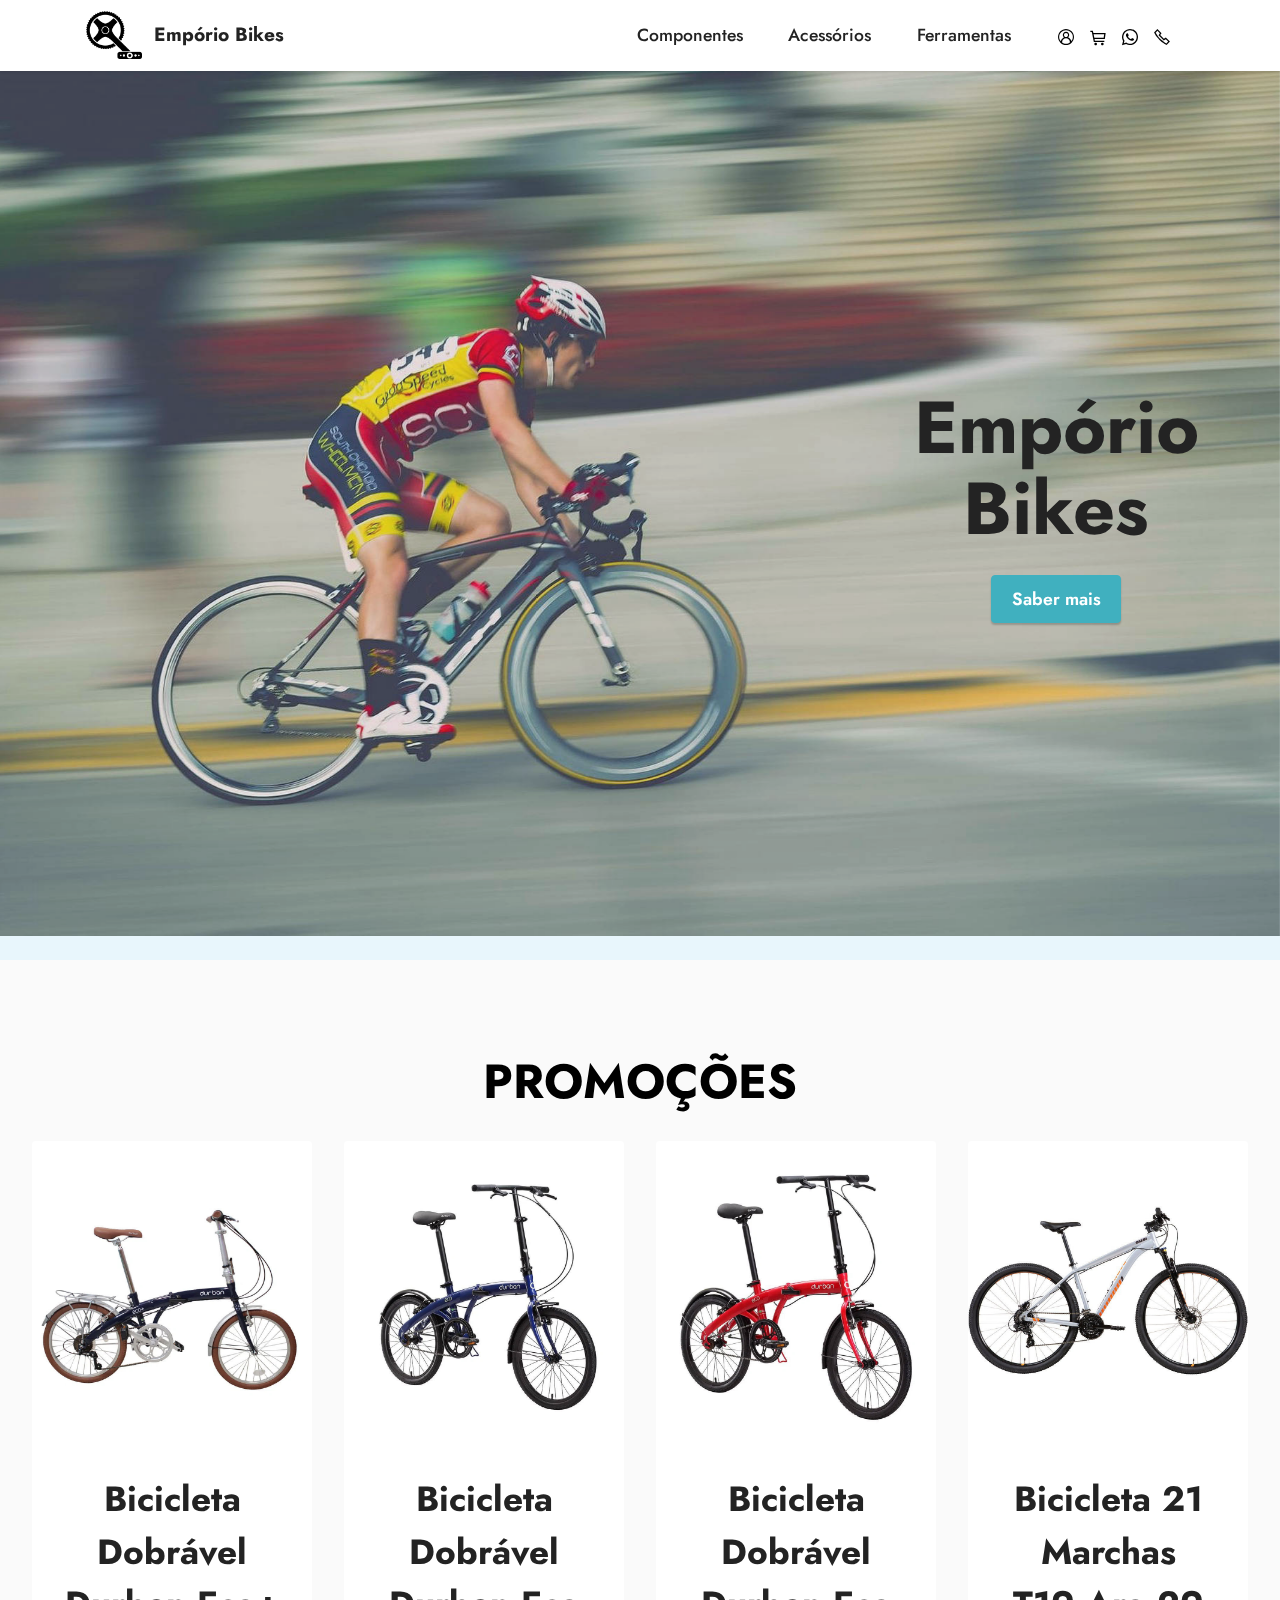
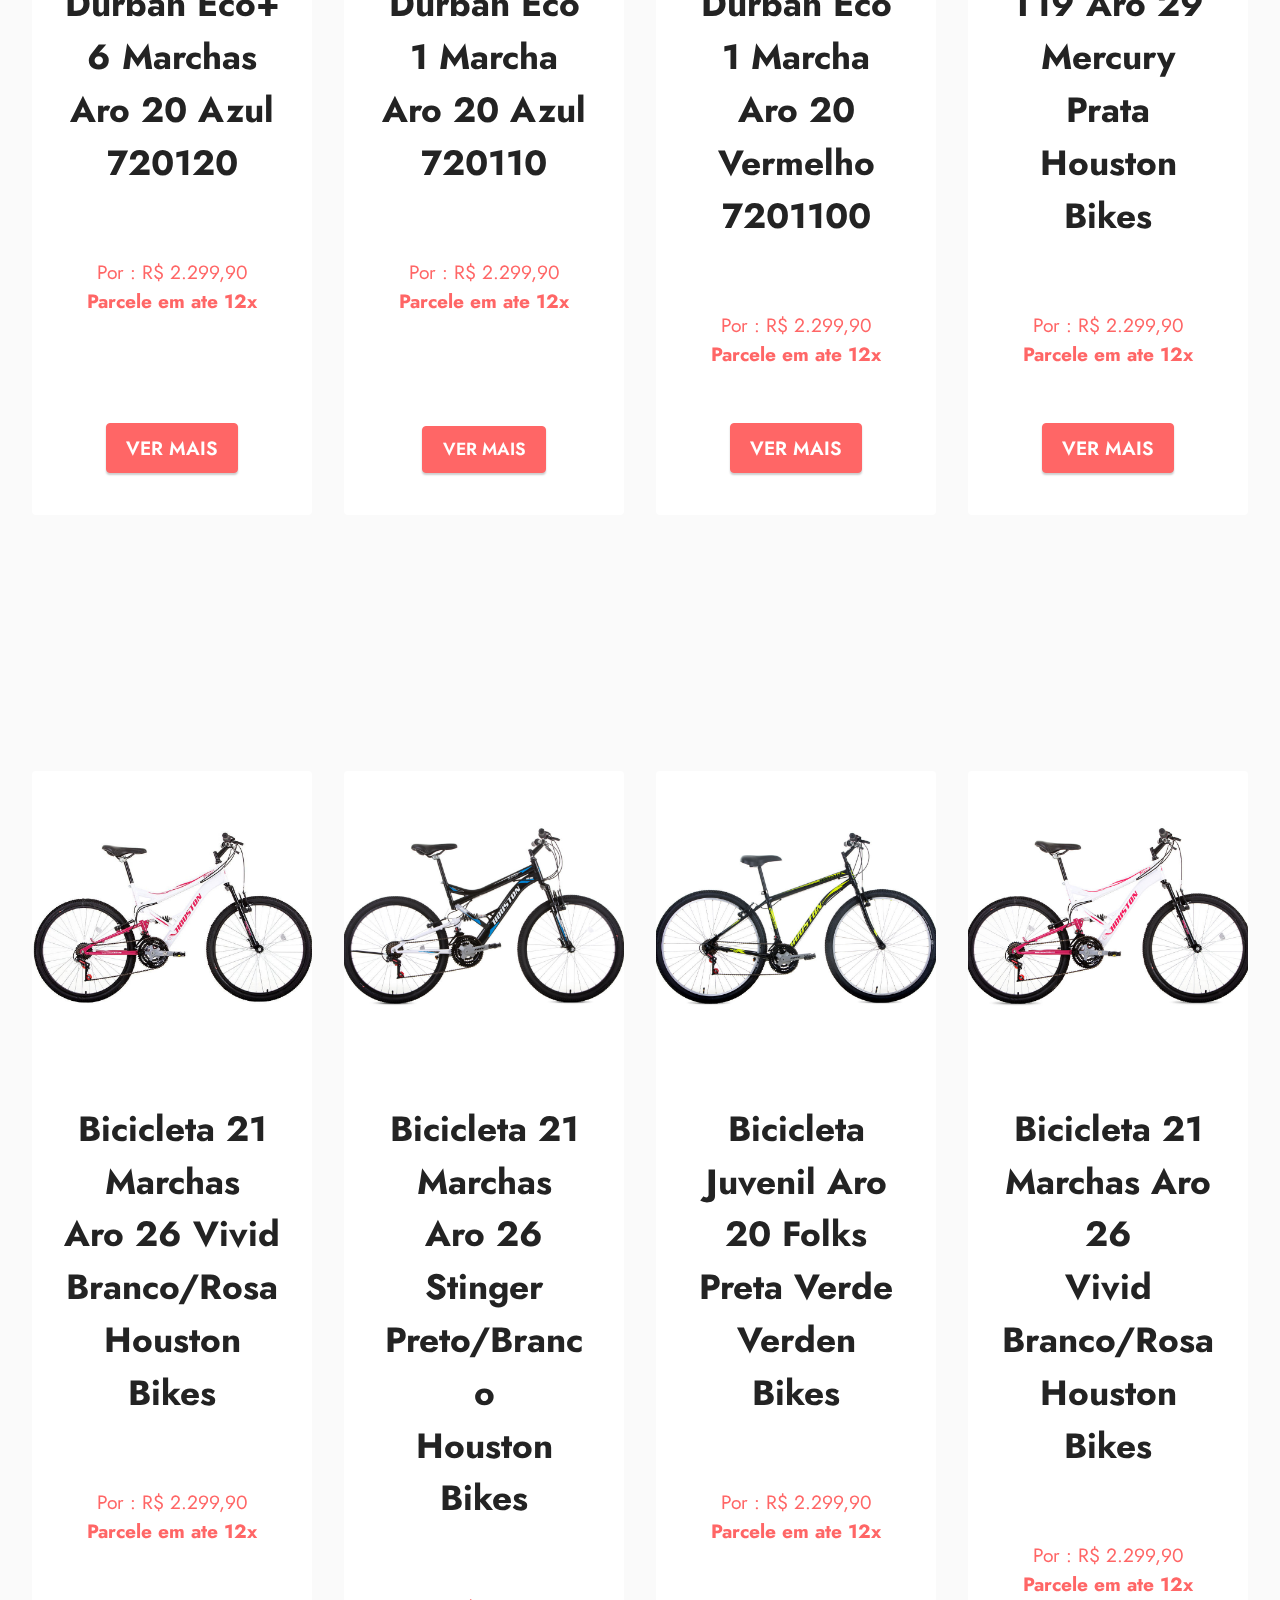
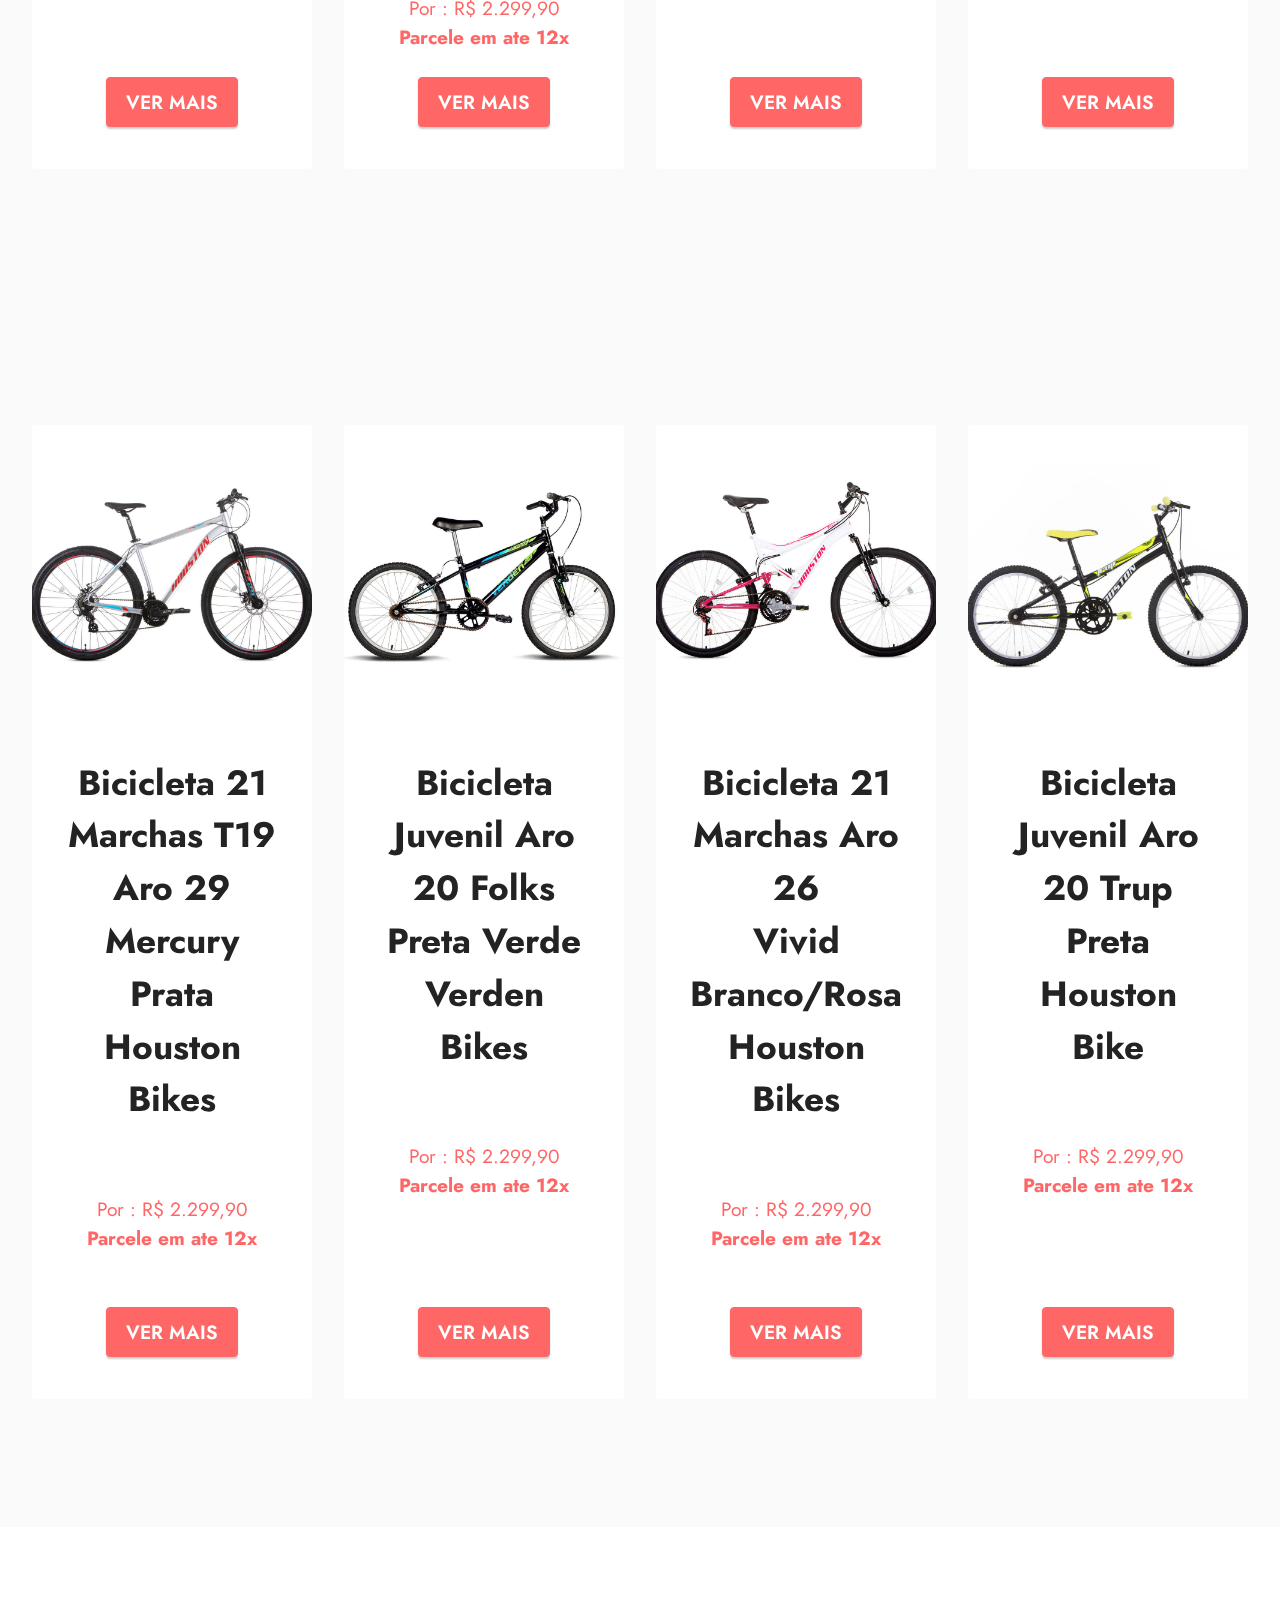
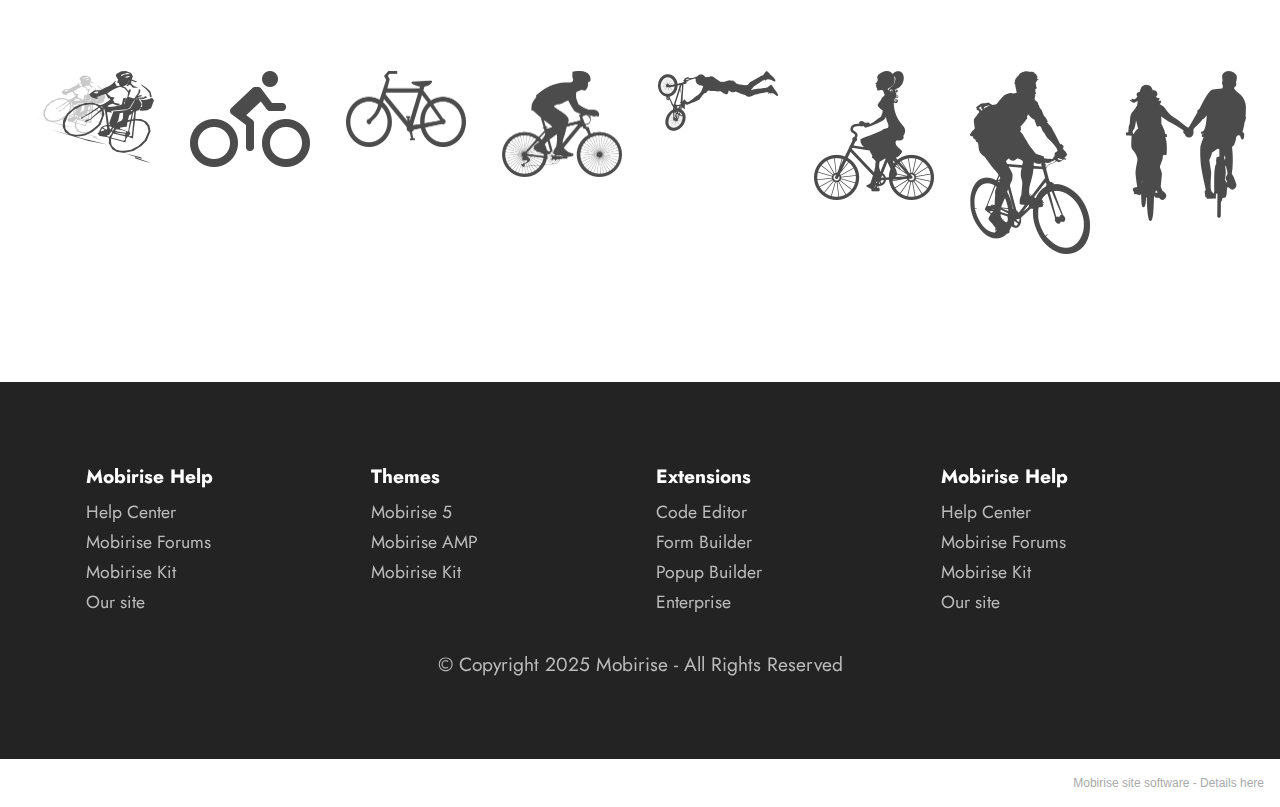
<file: Site 1/index.html>
<!DOCTYPE html>
<html  >
<head>
  <!-- Site made with Mobirise Website Builder v5.5.2, https://mobirise.com -->
  <meta charset="UTF-8">
  <meta http-equiv="X-UA-Compatible" content="IE=edge">
  <meta name="generator" content="Mobirise v5.5.2, mobirise.com">
  <meta name="viewport" content="width=device-width, initial-scale=1, minimum-scale=1">
  <link rel="shortcut icon" href="assets/images/mbr-96x83.png" type="image/x-icon">
  <meta name="description" content="">
  
  
  <title>Home</title>
  <link rel="stylesheet" href="assets/web/assets/mobirise-icons2/mobirise2.css">
  <link rel="stylesheet" href="assets/bootstrap/css/bootstrap.min.css">
  <link rel="stylesheet" href="assets/bootstrap/css/bootstrap-grid.min.css">
  <link rel="stylesheet" href="assets/bootstrap/css/bootstrap-reboot.min.css">
  <link rel="stylesheet" href="assets/parallax/jarallax.css">
  <link rel="stylesheet" href="assets/dropdown/css/style.css">
  <link rel="stylesheet" href="assets/socicon/css/styles.css">
  <link rel="stylesheet" href="assets/theme/css/style.css">
  <link rel="preload" href="https://fonts.googleapis.com/css?family=Jost:100,200,300,400,500,600,700,800,900,100i,200i,300i,400i,500i,600i,700i,800i,900i&display=swap" as="style" onload="this.onload=null;this.rel='stylesheet'">
  <noscript><link rel="stylesheet" href="https://fonts.googleapis.com/css?family=Jost:100,200,300,400,500,600,700,800,900,100i,200i,300i,400i,500i,600i,700i,800i,900i&display=swap"></noscript>
  <link rel="preload" as="style" href="assets/mobirise/css/mbr-additional.css"><link rel="stylesheet" href="assets/mobirise/css/mbr-additional.css" type="text/css">
  
  
  
  
</head>
<body>
  
  <section data-bs-version="5.1" class="menu menu1 cid-tnOWhb5mJ2" once="menu" id="menu1-x">
    

    <nav class="navbar navbar-dropdown navbar-fixed-top navbar-expand-lg">
        <div class="container">
            <div class="navbar-brand">
                <span class="navbar-logo">
                    
                        <img src="assets/images/mbr-96x83.png" alt="" style="height: 3rem;">
                    
                </span>
                <span class="navbar-caption-wrap"><a class="navbar-caption text-black text-primary display-7" href="index.html">Empório Bikes</a></span>
            </div>
            <button class="navbar-toggler" type="button" data-toggle="collapse" data-bs-toggle="collapse" data-target="#navbarSupportedContent" data-bs-target="#navbarSupportedContent" aria-controls="navbarNavAltMarkup" aria-expanded="false" aria-label="Toggle navigation">
                <div class="hamburger">
                    <span></span>
                    <span></span>
                    <span></span>
                    <span></span>
                </div>
            </button>
            <div class="collapse navbar-collapse" id="navbarSupportedContent">
                <ul class="navbar-nav nav-dropdown nav-right" data-app-modern-menu="true"><li class="nav-item"><a class="nav-link link text-black text-primary display-4" href="page2.html">Componentes</a></li>
                    <li class="nav-item"><a class="nav-link link text-black text-primary display-4" href="page3.html">Acessórios</a></li>
                    <li class="nav-item"><a class="nav-link link text-black text-primary display-4" href="page4.html">Ferramentas</a>
                    </li></ul>
                <div class="icons-menu">
                    
                        <span class="p-2 mbr-iconfont mobi-mbri-user-2 mobi-mbri" style="color: rgb(0, 0, 0); fill: rgb(0, 0, 0);"></span>
                    
                    
                        <span class="p-2 mbr-iconfont mobi-mbri-shopping-cart mobi-mbri" style="color: rgb(0, 0, 0); fill: rgb(0, 0, 0);"></span>
                    
                    
                        <span class="p-2 mbr-iconfont socicon-whatsapp socicon" style="color: rgb(0, 0, 0); fill: rgb(0, 0, 0);"></span>
                    
                    
                        <span class="p-2 mbr-iconfont mobi-mbri-phone mobi-mbri" style="color: rgb(0, 0, 0); fill: rgb(0, 0, 0);"></span>
                    
                </div>
                
            </div>
        </div>
    </nav>
</section>

<section data-bs-version="5.1" class="header3 cid-tnOXA03CZW mbr-fullscreen mbr-parallax-background" id="header3-y">

    

    <div class="mbr-overlay" style="opacity: 0.1; background-color: rgb(34, 165, 229);"></div>

    <div class="align-center container-fluid">
        <div class="row justify-content-end">
            <div class="col-12 col-lg-4">
                <h1 class="mbr-section-title mbr-fonts-style mb-3 display-1"><strong>Empório</strong><br><strong>Bikes</strong></h1>
                
                
                <div class="mbr-section-btn mt-3"><a class="btn btn-success display-4" href="index.html">Saber mais</a></div>
            </div>
        </div>
    </div>
</section>

<section data-bs-version="5.1" class="gallery2 cid-tny2Lu6TFo" id="gallery2-m">
    
    
    <div class="container-fluid">
        <div class="mbr-section-head">
            <h4 class="mbr-section-title mbr-fonts-style align-center mb-0 display-2"><strong>PROMOÇÕES</strong></h4>
            
        </div>
        <div class="row mt-4">
            <div class="item features-image сol-12 col-md-6 col-lg-3 active">
                <div class="item-wrapper">
                    <div class="item-img">
                        <img src="assets/images/qped13699850000252-sku-4715-3-1000x1000.jpg" alt="" data-slide-to="0" data-bs-slide-to="0">
                    </div>
                    <div class="item-content">
                        <h5 class="item-title mbr-fonts-style display-5"><strong>Bicicleta Dobrável</strong><div><strong>Durban Eco+ 6 Marchas</strong></div><div><strong>Aro 20 Azul 720120</strong></div><div><strong><br></strong></div></h5>
                        
                        <p class="mbr-text mbr-fonts-style mt-3 display-7">Por : R$ 2.299,90<br><strong>Parcele em ate 12x</strong></p>
                    </div>
                    <div class="mbr-section-btn item-footer mt-2"><a href="index.html" class="btn item-btn btn-secondary display-7">VER MAIS</a></div>
                </div>
            </div>
            
            <div class="item features-image сol-12 col-md-6 col-lg-3">
                <div class="item-wrapper">
                    <div class="item-img">
                        <img src="assets/images/qped13699850000252-sku-4711-2-1000x1000.jpg" alt="" data-slide-to="1" data-bs-slide-to="1">
                    </div>
                    <div class="item-content">
                        <h5 class="item-title mbr-fonts-style display-5"><strong>Bicicleta Dobrável</strong><div><strong>Durban Eco 1 Marcha</strong></div><div><strong>Aro 20 Azul 720110</strong></div><div><strong><br></strong></div></h5>
                        
                        <p class="mbr-text mbr-fonts-style mt-3 display-7">Por : R$ 2.299,90<br><strong>Parcele em ate 12x</strong></p>
                    </div>
                    <div class="mbr-section-btn item-footer mt-2"><a href="index.html" class="btn item-btn btn-secondary display-4">VER MAIS</a></div>
                </div>
            </div><div class="item features-image сol-12 col-md-6 col-lg-3">
                <div class="item-wrapper">
                    <div class="item-img">
                        <img src="assets/images/qped13699850000252-sku-4712-2-1000x1000.jpg" alt="" data-slide-to="2" data-bs-slide-to="2">
                    </div>
                    <div class="item-content">
                        <h5 class="item-title mbr-fonts-style display-5"><strong>Bicicleta Dobrável</strong><div><strong>Durban Eco 1 Marcha</strong></div><div><strong>Aro 20 Vermelho</strong></div><div><strong>7201100</strong></div><div><div><br></div></div></h5>
                        
                        <p class="mbr-text mbr-fonts-style mt-3 display-7">Por : R$ 2.299,90<br><strong>Parcele em ate 12x</strong><br><br></p>
                    </div>
                    <div class="mbr-section-btn item-footer mt-2"><a href="index.html" class="btn item-btn btn-secondary display-7">VER MAIS</a></div>
                </div>
            </div>
            <div class="item features-image сol-12 col-md-6 col-lg-3">
                <div class="item-wrapper">
                    <div class="item-img">
                        <img src="assets/images/qped89848543000177-sku-1413865-1-1000x1000.jpg" alt="" title="">
                    </div>
                    <div class="item-content">
                        <h5 class="item-title mbr-fonts-style display-5"><strong>Bicicleta 21 Marchas</strong><div><strong>T19 Aro 29 Mercury Prata</strong></div><div><strong>Houston Bikes</strong></div><div><br></div></h5>
                        
                        <p class="mbr-text mbr-fonts-style mt-3 display-7">Por : R$ 2.299,90<br><strong>Parcele em ate 12x</strong></p>
                    </div>
                    <div class="mbr-section-btn item-footer mt-2"><a href="index.html" class="btn item-btn btn-secondary display-7">VER MAIS</a></div>
                </div>
            </div>
        </div>
    </div>
</section>

<section data-bs-version="5.1" class="gallery2 cid-tny6p0imJf" id="gallery2-t">
    
    
    <div class="container-fluid">
        
        <div class="row mt-4">
            <div class="item features-image сol-12 col-md-6 col-lg-3">
                <div class="item-wrapper">
                    <div class="item-img">
                        <img src="assets/images/qped89848543000177-sku-1544537-1-1000x1000.jpg" alt="">
                    </div>
                    <div class="item-content">
                        <h5 class="item-title mbr-fonts-style display-5"><strong>Bicicleta 21 Marchas</strong><div><strong>Aro 26 Vivid Branco/Rosa</strong></div><div><strong>Houston Bikes</strong></div><div><br></div></h5>
                        
                        <p class="mbr-text mbr-fonts-style mt-3 display-7">Por : R$ 2.299,90<br><strong>Parcele em ate 12x<br></strong><br></p>
                    </div>
                    <div class="mbr-section-btn item-footer mt-2"><a href="index.html" class="btn item-btn btn-secondary display-7">VER MAIS</a></div>
                </div>
            </div>
            <div class="item features-image сol-12 col-md-6 col-lg-3">
                <div class="item-wrapper">
                    <div class="item-img">
                        <img src="assets/images/qped13699850000252-sku-3872-1-1000x1000.jpg" alt="">
                    </div>
                    <div class="item-content">
                        <h5 class="item-title mbr-fonts-style display-5"><strong>Bicicleta 21 Marchas</strong><div><strong>Aro 26 Stinger Preto/Branco</strong></div><div><strong>Houston Bikes</strong></div><div><br></div></h5>
                        
                        <p class="mbr-text mbr-fonts-style mt-3 display-7">Por : R$ 2.299,90<br><strong>Parcele em ate 12x</strong></p>
                    </div>
                    <div class="mbr-section-btn item-footer mt-2"><a href="index.html" class="btn item-btn btn-secondary display-7">VER MAIS</a></div>
                </div>
            </div>
            <div class="item features-image сol-12 col-md-6 col-lg-3">
                <div class="item-wrapper">
                    <div class="item-img">
                        <img src="assets/images/qped13699850000252-sku-3864-1-1000x1000.jpg" alt="">
                    </div>
                    <div class="item-content">
                        <h5 class="item-title mbr-fonts-style display-5"><strong>Bicicleta Juvenil Aro 20 Folks</strong><div><strong>Preta Verde Verden Bikes</strong></div><div><br></div></h5>
                        
                        <p class="mbr-text mbr-fonts-style mt-3 display-7">Por : R$ 2.299,90<br><strong>Parcele em ate 12x</strong></p>
                    </div>
                    <div class="mbr-section-btn item-footer mt-2"><a href="index.html" class="btn item-btn btn-secondary display-7">VER MAIS</a></div>
                </div>
            </div>
            <div class="item features-image сol-12 col-md-6 col-lg-3">
                <div class="item-wrapper">
                    <div class="item-img">
                        <img src="assets/images/qped13699850000252-sku-3874-1-1000x1000.jpg" alt="" title="">
                    </div>
                    <div class="item-content">
                        <h5 class="item-title mbr-fonts-style display-5"><strong>Bicicleta 21 Marchas Aro 26</strong><div><strong>Vivid Branco/Rosa</strong></div><div><strong>Houston Bikes</strong></div><div><strong><br></strong></div></h5>
                        
                        <p class="mbr-text mbr-fonts-style mt-3 display-7">Por : R$ 2.299,90<br><strong>Parcele em ate 12x</strong></p>
                    </div>
                    <div class="mbr-section-btn item-footer mt-2"><a href="index.html" class="btn item-btn btn-secondary display-7">VER MAIS</a></div>
                </div>
            </div>
        </div>
    </div>
</section>

<section data-bs-version="5.1" class="gallery2 cid-tny6pXah8r" id="gallery2-u">
    
    
    <div class="container-fluid">
        
        <div class="row mt-4">
            <div class="item features-image сol-12 col-md-6 col-lg-3">
                <div class="item-wrapper">
                    <div class="item-img">
                        <img src="assets/images/qped13699850000252-sku-4276-1-1000x1000.jpg" alt="">
                    </div>
                    <div class="item-content">
                        <h5 class="item-title mbr-fonts-style display-5"><strong>Bicicleta 21 Marchas T19 Aro 29</strong><div><strong>Mercury Prata Houston Bikes</strong></div><div><strong><br></strong></div></h5>
                        
                        <p class="mbr-text mbr-fonts-style mt-3 display-7">Por : R$ 2.299,90<br><strong>Parcele em ate 12x</strong><br><br></p>
                    </div>
                    <div class="mbr-section-btn item-footer mt-2"><a href="index.html" class="btn item-btn btn-secondary display-7">VER MAIS</a></div>
                </div>
            </div>
            <div class="item features-image сol-12 col-md-6 col-lg-3">
                <div class="item-wrapper">
                    <div class="item-img">
                        <img src="assets/images/qped13699850000252-sku-1919-1-1000x1000.jpg" alt="">
                    </div>
                    <div class="item-content">
                        <h5 class="item-title mbr-fonts-style display-5"><strong>Bicicleta Juvenil Aro 20 Folks</strong><div><strong>Preta Verde Verden Bikes</strong></div><div><br></div></h5>
                        
                        <p class="mbr-text mbr-fonts-style mt-3 display-7">Por : R$ 2.299,90<br><strong>Parcele em ate 12x</strong><br></p>
                    </div>
                    <div class="mbr-section-btn item-footer mt-2"><a href="index.html" class="btn item-btn btn-secondary display-7">VER MAIS</a></div>
                </div>
            </div>
            <div class="item features-image сol-12 col-md-6 col-lg-3">
                <div class="item-wrapper">
                    <div class="item-img">
                        <img src="assets/images/qped13699850000252-sku-3874-1-1000x1000.jpg" alt="">
                    </div>
                    <div class="item-content">
                        <h5 class="item-title mbr-fonts-style display-5"><strong>Bicicleta 21 Marchas Aro 26</strong><div><strong>Vivid Branco/Rosa</strong></div><div><strong>Houston Bikes</strong></div><div><strong><br></strong></div></h5>
                        
                        <p class="mbr-text mbr-fonts-style mt-3 display-7">Por : R$ 2.299,90<br><strong>Parcele em ate 12x</strong></p>
                    </div>
                    <div class="mbr-section-btn item-footer mt-2"><a href="index.html" class="btn item-btn btn-secondary display-7">VER MAIS</a></div>
                </div>
            </div>
            <div class="item features-image сol-12 col-md-6 col-lg-3">
                <div class="item-wrapper">
                    <div class="item-img">
                        <img src="assets/images/qped13699850000252-sku-3875-1-1000x1000.jpg" alt="" title="">
                    </div>
                    <div class="item-content">
                        <h5 class="item-title mbr-fonts-style display-5"><strong>Bicicleta Juvenil Aro 20 Trup</strong><div><strong>Preta Houston Bike</strong></div><div><br></div></h5>
                        
                        <p class="mbr-text mbr-fonts-style mt-3 display-7">Por : R$ 2.299,90<br><strong>Parcele em ate 12x</strong></p>
                    </div>
                    <div class="mbr-section-btn item-footer mt-2"><a href="index.html" class="btn item-btn btn-secondary display-7">VER MAIS</a></div>
                </div>
            </div>
        </div>
    </div>
</section>

<section data-bs-version="5.1" class="clients1 cid-tnOQoodwGD" id="clients1-v">
    
    <div class="images-container container-fluid">
        <div class="mbr-section-head">
            
            
            
        </div>
        <div class="row justify-content-center mt-4">
            <div class="col-md-3 card">
                <img src="assets/images/mbr-240x184.png" alt="">
            </div>
            <div class="col-md-3 card">
                <img src="assets/images/mbr-240x192.png" alt="">
            </div>
            <div class="col-md-3 card">
                <img src="assets/images/mbr-240x153.png" alt="">
            </div>
            <div class="col-md-3 card">
                <img src="assets/images/mbr-240x213.png" alt="">
            </div>
            <div class="col-md-3 card">
                <img src="assets/images/mbr-240x120.png" alt="">
            </div>
            <div class="col-md-3 card">
                <img src="assets/images/mbr-240x258.png" alt="">
            </div>
            <div class="col-md-3 card">
                <img src="assets/images/mbr-240x366.png" alt="">
            </div>
            <div class="col-md-3 card">
                <img src="assets/images/mbr-240x300.png" alt="">
            </div>
        </div>
    </div>
</section>

<section data-bs-version="5.1" class="footer2 cid-tu8CvPur7m" once="footers" id="footer2-1i">

    
    
    <div class="container">
        <div class="row mbr-white">
            <div class="col-6 col-md-4 col-lg-3">
                <h5 class="mbr-section-subtitle mbr-fonts-style mb-2 display-7">
                    <strong>Mobirise Help</strong>
                </h5>
                <ul class="list mbr-fonts-style display-4">
                    <li class="mbr-text item-wrap">Help Center</li>
                    <li class="mbr-text item-wrap">Mobirise Forums</li>
                    <li class="mbr-text item-wrap">Mobirise Kit</li>
                    <li class="mbr-text item-wrap">Our site</li>
                </ul>
            </div>
            <div class="col-6 col-md-4 col-lg-3">
                <h5 class="mbr-section-subtitle mbr-fonts-style mb-2 display-7">
                    <strong>Themes</strong>
                </h5>
                <ul class="list mbr-fonts-style display-4">
                    <li class="mbr-text item-wrap">Mobirise 5</li>
                    <li class="mbr-text item-wrap">Mobirise AMP</li>
                    <li class="mbr-text item-wrap">Mobirise Kit</li>
                </ul>
            </div>
            <div class="col-6 col-md-4 col-lg-3">
                <h5 class="mbr-section-subtitle mbr-fonts-style mb-2 display-7">
                    <strong>Extensions</strong>
                </h5>
                <ul class="list mbr-fonts-style display-4">
                    <li class="mbr-text item-wrap">Code Editor</li>
                    <li class="mbr-text item-wrap">Form Builder</li>
                    <li class="mbr-text item-wrap">Popup Builder</li>
                    <li class="mbr-text item-wrap">Enterprise</li>
                </ul>
            </div>
            <div class="col-6 col-md-4 col-lg-3">
                <h5 class="mbr-section-subtitle mbr-fonts-style mb-2 display-7">
                    <strong>Mobirise Help</strong>
                </h5>
                <ul class="list mbr-fonts-style display-4">
                    <li class="mbr-text item-wrap">Help Center</li>
                    <li class="mbr-text item-wrap">Mobirise Forums</li>
                    <li class="mbr-text item-wrap">Mobirise Kit</li>
                    <li class="mbr-text item-wrap">Our site</li>
                </ul>
            </div>
            <div class="col-12 mt-4">
                <p class="mbr-text mb-0 mbr-fonts-style copyright align-center display-7">
                    © Copyright 2025 Mobirise - All Rights Reserved
                </p>
            </div>
        </div>
    </div>
</section><section style="background-color: #fff; font-family: -apple-system, BlinkMacSystemFont, 'Segoe UI', 'Roboto', 'Helvetica Neue', Arial, sans-serif; color:#aaa; font-size:12px; padding: 0; align-items: center; display: flex;"><a href="https://mobirise.site/e" style="flex: 1 1; height: 3rem; padding-left: 1rem;"></a><p style="flex: 0 0 auto; margin:0; padding-right:1rem;">Mobirise site software - <a href="https://mobirise.site/n" style="color:#aaa;">Details here</a></p></section><script src="assets/bootstrap/js/bootstrap.bundle.min.js"></script>  <script src="assets/parallax/jarallax.js"></script>  <script src="assets/smoothscroll/smooth-scroll.js"></script>  <script src="assets/ytplayer/index.js"></script>  <script src="assets/dropdown/js/navbar-dropdown.js"></script>  <script src="assets/theme/js/script.js"></script>  
  
  
</body>
</html>
</file>
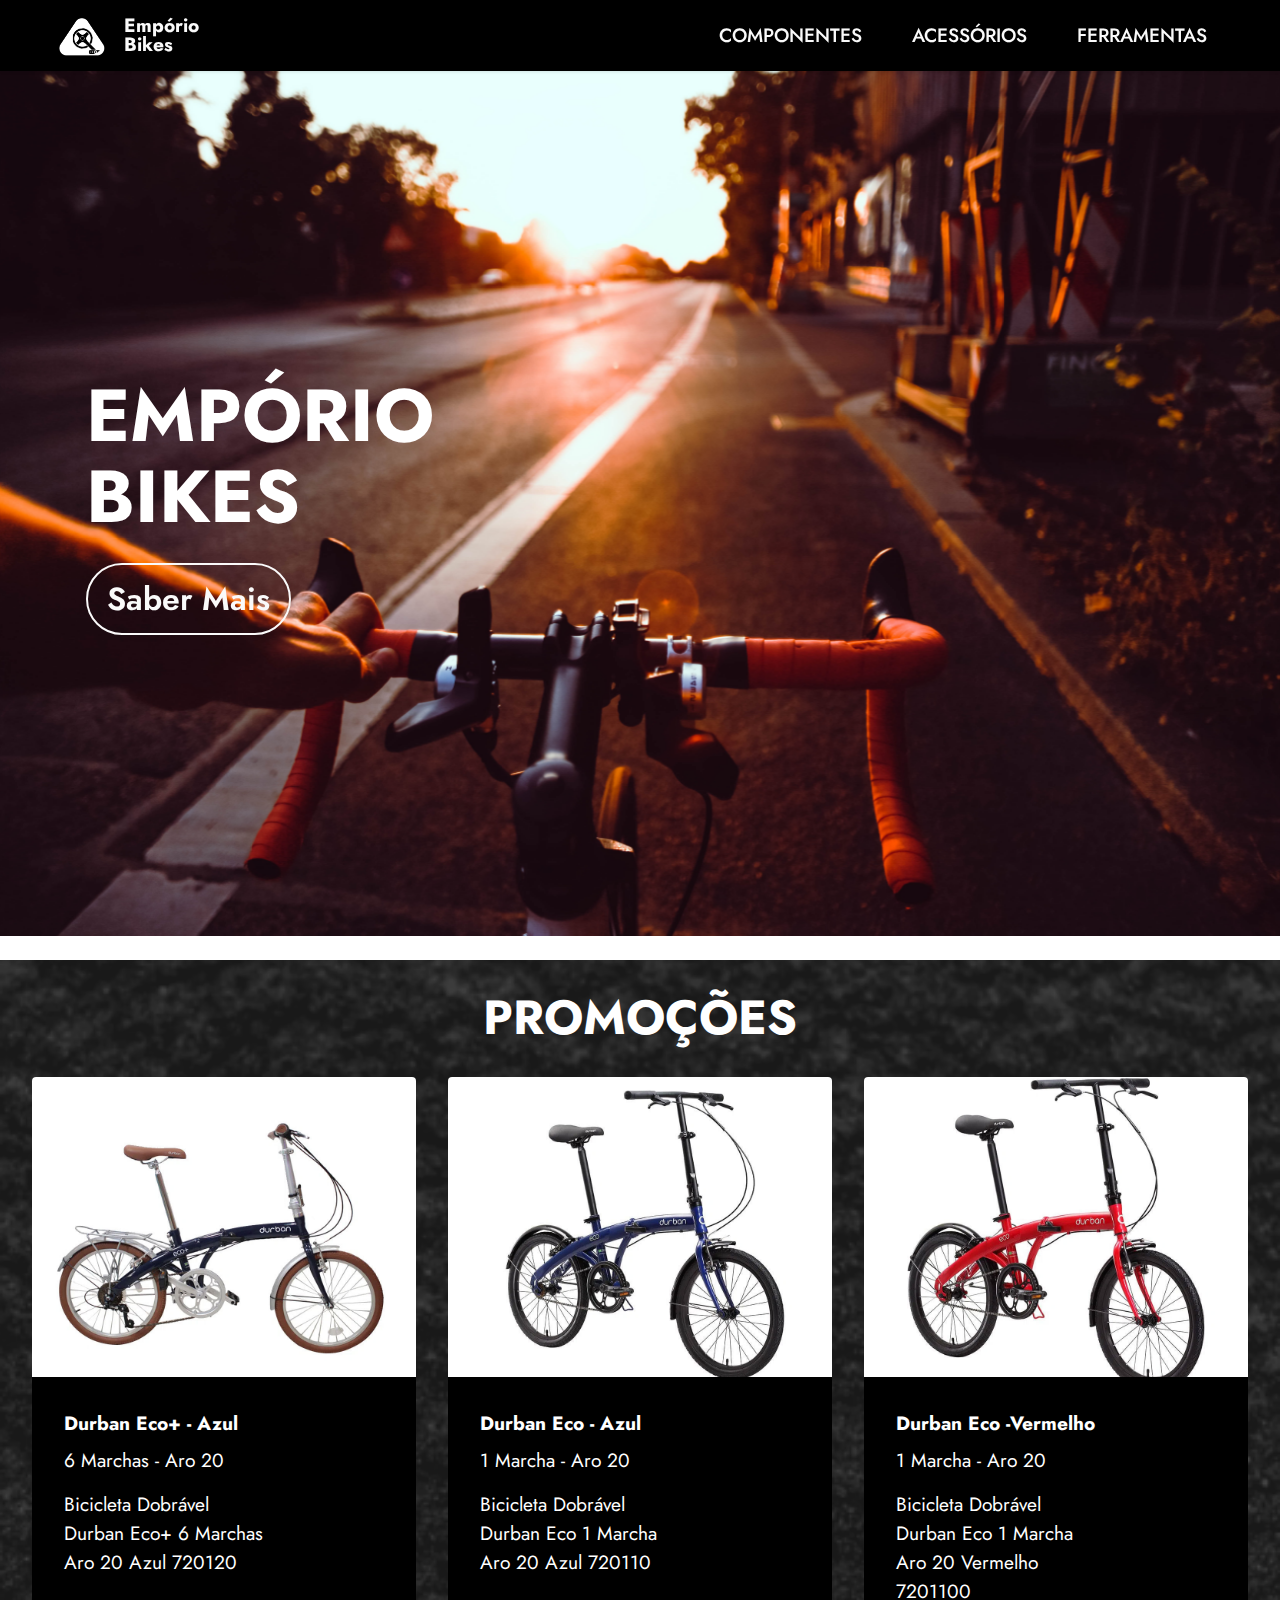
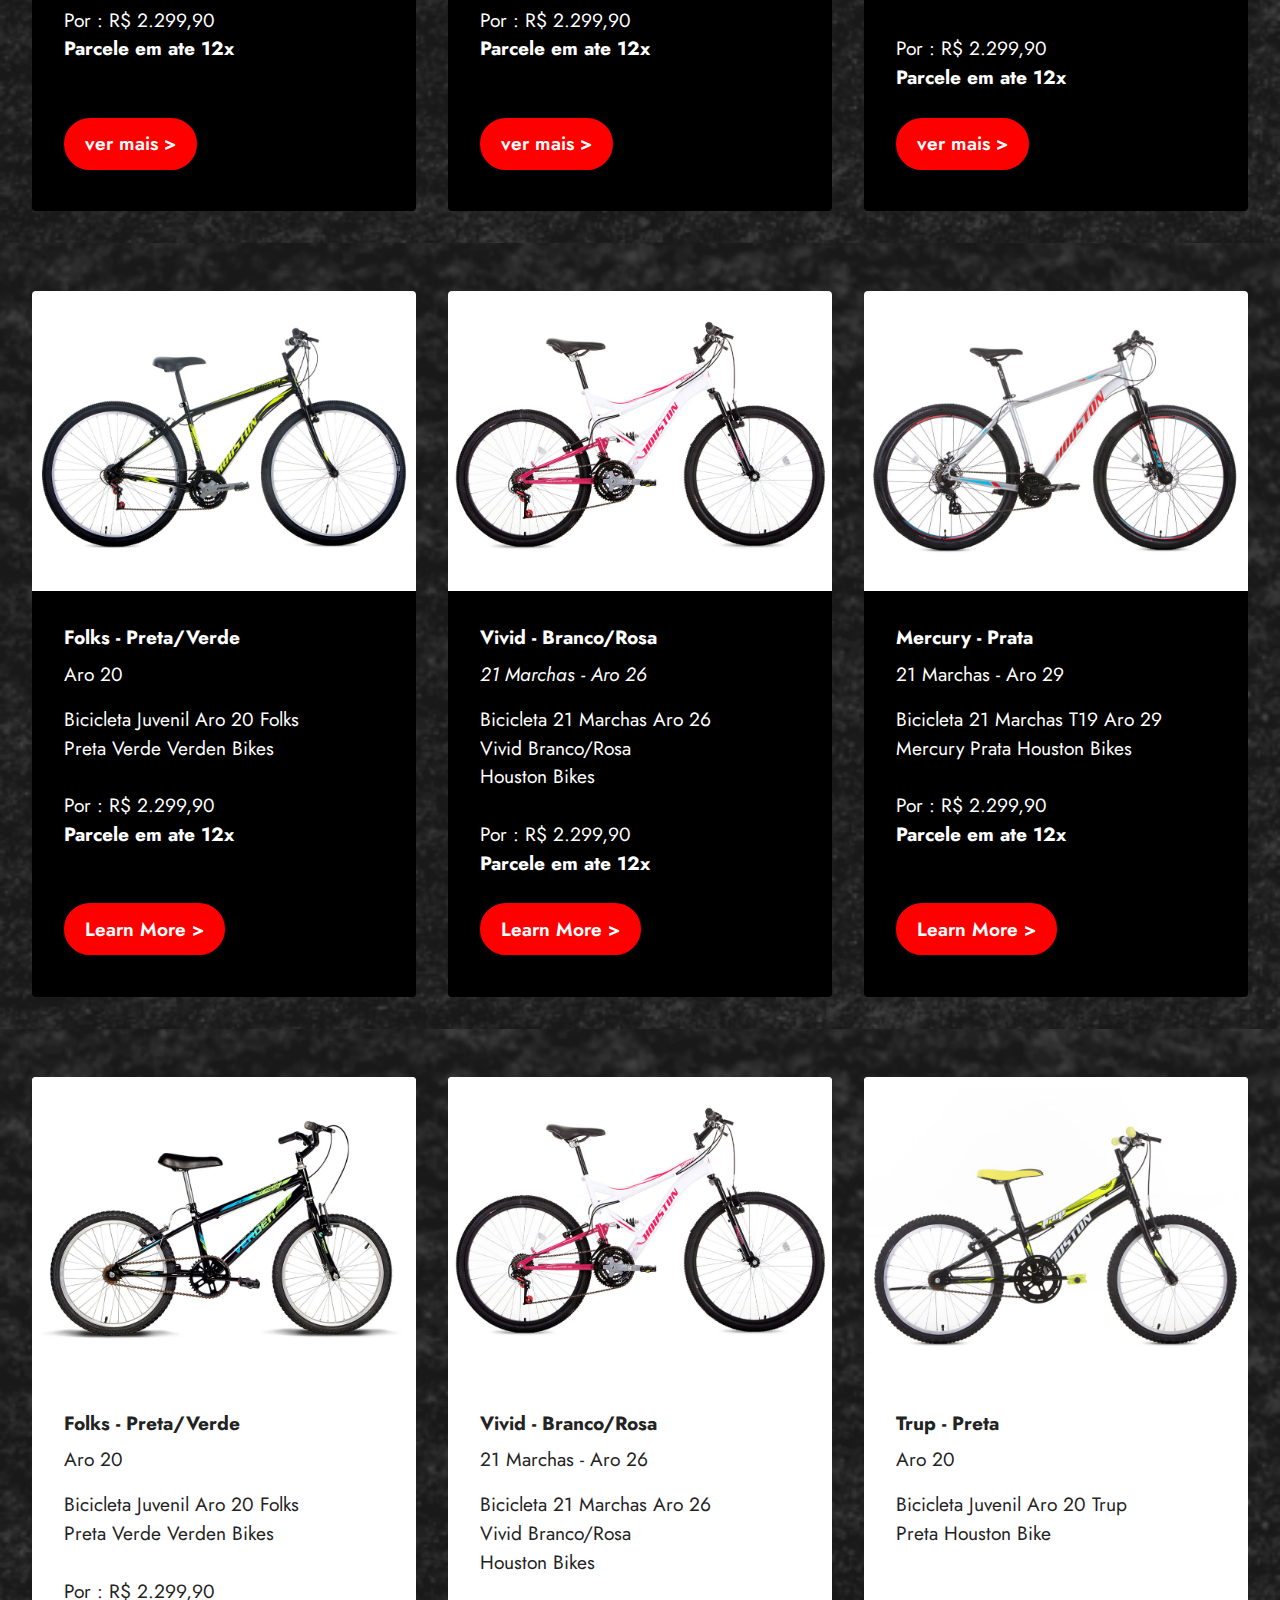
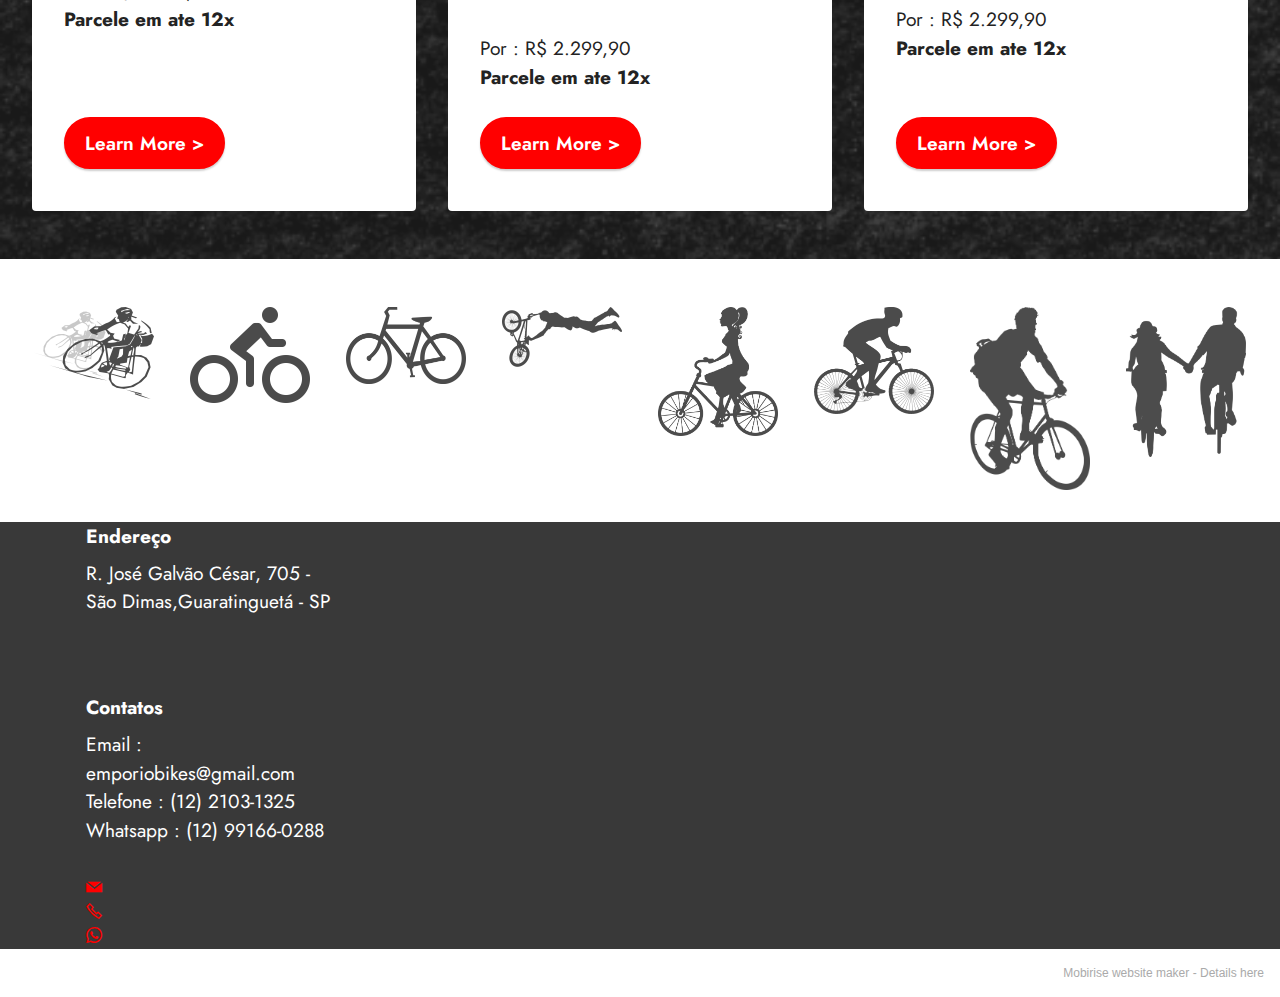
<file: site 2/index.html>
<!DOCTYPE html>
<html  >
<head>
  <!-- Site made with Mobirise Website Builder v5.5.2, https://mobirise.com -->
  <meta charset="UTF-8">
  <meta http-equiv="X-UA-Compatible" content="IE=edge">
  <meta name="generator" content="Mobirise v5.5.2, mobirise.com">
  <meta name="viewport" content="width=device-width, initial-scale=1, minimum-scale=1">
  <link rel="shortcut icon" href="assets/images/hhhhhhhhh.png" type="image/x-icon">
  <meta name="description" content="">
  
  
  <title>Home</title>
  <link rel="stylesheet" href="assets/web/assets/mobirise-icons2/mobirise2.css">
  <link rel="stylesheet" href="assets/bootstrap/css/bootstrap.min.css">
  <link rel="stylesheet" href="assets/bootstrap/css/bootstrap-grid.min.css">
  <link rel="stylesheet" href="assets/bootstrap/css/bootstrap-reboot.min.css">
  <link rel="stylesheet" href="assets/parallax/jarallax.css">
  <link rel="stylesheet" href="assets/dropdown/css/style.css">
  <link rel="stylesheet" href="assets/socicon/css/styles.css">
  <link rel="stylesheet" href="assets/theme/css/style.css">
  <link rel="preload" href="https://fonts.googleapis.com/css?family=Jost:100,200,300,400,500,600,700,800,900,100i,200i,300i,400i,500i,600i,700i,800i,900i&display=swap" as="style" onload="this.onload=null;this.rel='stylesheet'">
  <noscript><link rel="stylesheet" href="https://fonts.googleapis.com/css?family=Jost:100,200,300,400,500,600,700,800,900,100i,200i,300i,400i,500i,600i,700i,800i,900i&display=swap"></noscript>
  <link rel="preload" as="style" href="assets/mobirise/css/mbr-additional.css"><link rel="stylesheet" href="assets/mobirise/css/mbr-additional.css" type="text/css">
  
  
  
  
</head>
<body>
  
  <section data-bs-version="5.1" class="menu menu1 cid-to0FADfdOL" once="menu" id="menu1-0">
    

    <nav class="navbar navbar-dropdown navbar-fixed-top navbar-expand-lg">
        <div class="container-fluid">
            <div class="navbar-brand">
                <span class="navbar-logo">
                    <a href="index.html">
                        <img src="assets/images/hhhhhhhhh.png" alt="Mobirise" style="height: 3rem;">
                    </a>
                </span>
                <span class="navbar-caption-wrap"><a class="navbar-caption text-white text-primary display-7" href="index.html">Empório<br>Bikes</a></span>
            </div>
            <button class="navbar-toggler" type="button" data-toggle="collapse" data-bs-toggle="collapse" data-target="#navbarSupportedContent" data-bs-target="#navbarSupportedContent" aria-controls="navbarNavAltMarkup" aria-expanded="false" aria-label="Toggle navigation">
                <div class="hamburger">
                    <span></span>
                    <span></span>
                    <span></span>
                    <span></span>
                </div>
            </button>
            <div class="collapse navbar-collapse" id="navbarSupportedContent">
                <ul class="navbar-nav nav-dropdown nav-right" data-app-modern-menu="true"><li class="nav-item"><a class="nav-link link text-white text-primary display-7" href="index.html">COMPONENTES</a></li><li class="nav-item"><a class="nav-link link text-white text-primary display-7" href="index.html">ACESSÓRIOS</a></li>
                    <li class="nav-item"><a class="nav-link link text-white text-primary display-7" href="index.html">FERRAMENTAS</a>
                    </li></ul>
                
                
            </div>
        </div>
    </nav>
</section>

<section data-bs-version="5.1" class="header2 cid-to0IndpvIh mbr-fullscreen mbr-parallax-background" id="header2-b">

    

    

    <div class="container">
        <div class="row">
            <div class="col-12 col-lg-9">
                <h1 class="mbr-section-title mbr-fonts-style mb-3 display-1"><strong>EMPÓRIO</strong><br><strong>BIKES</strong></h1>
                
                
                <div class="mbr-section-btn mt-3"><a class="btn btn-white-outline display-5" href="https://mobiri.se">Saber Mais</a></div>
            </div>
        </div>
    </div>
</section>

<section data-bs-version="5.1" class="features3 cid-to0FMXxHgP" id="features3-2">
    
    <div class="mbr-overlay"></div>
    <div class="container-fluid">
        <div class="mbr-section-head">
            <h4 class="mbr-section-title mbr-fonts-style align-center mb-0 display-2">
                <strong>PROMOÇÕES</strong></h4>
            
        </div>
        <div class="row mt-4">
            <div class="item features-image сol-12 col-md-6 col-lg-4">
                <div class="item-wrapper">
                    <div class="item-img">
                        <img src="assets/images/qped13699850000252-sku-4715.jpg" alt="">
                    </div>
                    <div class="item-content">
                        <h5 class="item-title mbr-fonts-style display-7"><strong>Durban Eco+ - Azul</strong></h5>
                        <h6 class="item-subtitle mbr-fonts-style mt-1 display-7">6 Marchas - Aro 20</h6>
                        <p class="mbr-text mbr-fonts-style mt-3 display-7">Bicicleta Dobrável<br>Durban Eco+ 6 Marchas<br>Aro 20 Azul 720120<br><br>Por : R$ 2.299,90<br><strong>Parcele em ate 12x</strong></p>
                    </div>
                    <div class="mbr-section-btn item-footer mt-2"><a href="index.html" class="btn item-btn btn-primary display-7">ver mais &gt;</a></div>
                </div>
            </div>
            <div class="item features-image сol-12 col-md-6 col-lg-4">
                <div class="item-wrapper">
                    <div class="item-img">
                        <img src="assets/images/qped13699850000252-sku-4711.jpg" alt="">
                    </div>
                    <div class="item-content">
                        <h5 class="item-title mbr-fonts-style display-7"><strong>Durban Eco - Azul</strong></h5>
                        <h6 class="item-subtitle mbr-fonts-style mt-1 display-7">1 Marcha - Aro 20</h6>
                        <p class="mbr-text mbr-fonts-style mt-3 display-7">Bicicleta Dobrável<br>Durban Eco 1 Marcha<br>Aro 20 Azul 720110<br><br>Por : R$ 2.299,90<br><strong>Parcele em ate 12x</strong></p>
                    </div>
                    <div class="mbr-section-btn item-footer mt-2"><a href="index.html" class="btn item-btn btn-primary display-7">ver mais &gt;</a></div>
                </div>
            </div>
            <div class="item features-image сol-12 col-md-6 col-lg-4">
                <div class="item-wrapper">
                    <div class="item-img">
                        <img src="assets/images/qped13699850000252-sku-4712.jpg" alt="">
                    </div>
                    <div class="item-content">
                        <h5 class="item-title mbr-fonts-style display-7"><strong>Durban Eco -Vermelho</strong></h5>
                        <h6 class="item-subtitle mbr-fonts-style mt-1 display-7">1 Marcha - Aro 20</h6>
                        <p class="mbr-text mbr-fonts-style mt-3 display-7">Bicicleta Dobrável<br>Durban Eco 1 Marcha<br>Aro 20 Vermelho<br>7201100<br><br>Por : R$ 2.299,90<br><strong>Parcele em ate 12x</strong><br></p>
                    </div>
                    <div class="mbr-section-btn item-footer mt-2"><a href="index.html" class="btn item-btn btn-primary display-7">ver mais &gt;</a></div>
                </div>
            </div>
        </div>
    </div>
</section>

<section data-bs-version="5.1" class="features3 cid-to0FNNUTUa" id="features3-4">
    
    <div class="mbr-overlay"></div>
    <div class="container-fluid">
        
        <div class="row mt-4">
            <div class="item features-image сol-12 col-md-6 col-lg-4">
                <div class="item-wrapper">
                    <div class="item-img">
                        <img src="assets/images/qped13699850000252-sku-3864.jpg" alt="">
                    </div>
                    <div class="item-content">
                        <h5 class="item-title mbr-fonts-style display-7"><strong>Folks - Preta/Verde</strong></h5>
                        <h6 class="item-subtitle mbr-fonts-style mt-1 display-7">Aro 20</h6>
                        <p class="mbr-text mbr-fonts-style mt-3 display-7">Bicicleta Juvenil Aro 20 Folks<br>Preta Verde Verden Bikes<br><br>Por : R$ 2.299,90<br><strong>Parcele em ate 12x</strong></p>
                    </div>
                    <div class="mbr-section-btn item-footer mt-2"><a href="index.html" class="btn btn-primary item-btn display-7">Learn More
                            &gt;</a></div>
                </div>
            </div>
            <div class="item features-image сol-12 col-md-6 col-lg-4">
                <div class="item-wrapper">
                    <div class="item-img">
                        <img src="assets/images/qped13699850000252-sku-3874.jpg" alt="">
                    </div>
                    <div class="item-content">
                        <h5 class="item-title mbr-fonts-style display-7"><strong>Vivid - Branco/Rosa</strong></h5>
                        <h6 class="item-subtitle mbr-fonts-style mt-1 display-7"><em>21 Marchas - Aro 26</em></h6>
                        <p class="mbr-text mbr-fonts-style mt-3 display-7">Bicicleta 21 Marchas Aro 26<br>Vivid Branco/Rosa<br>Houston Bikes<br><br>Por : R$ 2.299,90<br><strong>Parcele em ate 12x</strong></p>
                    </div>
                    <div class="mbr-section-btn item-footer mt-2"><a href="index.html" class="btn btn-primary item-btn display-7">Learn More
                            &gt;</a></div>
                </div>
            </div>
            <div class="item features-image сol-12 col-md-6 col-lg-4">
                <div class="item-wrapper">
                    <div class="item-img">
                        <img src="assets/images/qped13699850000252-sku-4277.jpg" alt="">
                    </div>
                    <div class="item-content">
                        <h5 class="item-title mbr-fonts-style display-7"><strong>Mercury - Prata</strong></h5>
                        <h6 class="item-subtitle mbr-fonts-style mt-1 display-7">21 Marchas - Aro 29</h6>
                        <p class="mbr-text mbr-fonts-style mt-3 display-7">Bicicleta 21 Marchas T19 Aro 29<br>Mercury Prata Houston Bikes<br><br>Por : R$ 2.299,90<br><strong>Parcele em ate 12x</strong><br></p>
                    </div>
                    <div class="mbr-section-btn item-footer mt-2"><a href="index.html" class="btn btn-primary item-btn display-7">Learn More
                            &gt;</a></div>
                </div>
            </div>
        </div>
    </div>
</section>

<section data-bs-version="5.1" class="features3 cid-to0FNUTgqZ" id="features3-5">
    
    <div class="mbr-overlay"></div>
    <div class="container-fluid">
        
        <div class="row mt-4">
            <div class="item features-image сol-12 col-md-6 col-lg-4">
                <div class="item-wrapper">
                    <div class="item-img">
                        <img src="assets/images/qped13699850000252-sku-1919.jpg" alt="">
                    </div>
                    <div class="item-content">
                        <h5 class="item-title mbr-fonts-style display-7"><strong>Folks - Preta/Verde</strong></h5>
                        <h6 class="item-subtitle mbr-fonts-style mt-1 display-7">Aro 20</h6>
                        <p class="mbr-text mbr-fonts-style mt-3 display-7">Bicicleta Juvenil Aro 20 Folks<br>Preta Verde Verden Bikes<br><br>Por : R$ 2.299,90<br><strong>Parcele em ate 12x</strong></p>
                    </div>
                    <div class="mbr-section-btn item-footer mt-2"><a href="index.html" class="btn item-btn btn-primary display-7">Learn More
                            &gt;</a></div>
                </div>
            </div>
            <div class="item features-image сol-12 col-md-6 col-lg-4">
                <div class="item-wrapper">
                    <div class="item-img">
                        <img src="assets/images/qped13699850000252-sku-3874.jpg" alt="">
                    </div>
                    <div class="item-content">
                        <h5 class="item-title mbr-fonts-style display-7"><strong>Vivid - Branco/Rosa</strong></h5>
                        <h6 class="item-subtitle mbr-fonts-style mt-1 display-7">21 Marchas - Aro 26</h6>
                        <p class="mbr-text mbr-fonts-style mt-3 display-7">Bicicleta 21 Marchas Aro 26<br>Vivid Branco/Rosa<br>Houston Bikes<br><br><br>Por : R$ 2.299,90<br><strong>Parcele em ate 12x</strong></p>
                    </div>
                    <div class="mbr-section-btn item-footer mt-2"><a href="index.html" class="btn btn-primary item-btn display-7">Learn More
                            &gt;</a></div>
                </div>
            </div>
            <div class="item features-image сol-12 col-md-6 col-lg-4">
                <div class="item-wrapper">
                    <div class="item-img">
                        <img src="assets/images/qped13699850000252-sku-3875.jpg" alt="">
                    </div>
                    <div class="item-content">
                        <h5 class="item-title mbr-fonts-style display-7"><strong>Trup - Preta</strong></h5>
                        <h6 class="item-subtitle mbr-fonts-style mt-1 display-7">Aro 20</h6>
                        <p class="mbr-text mbr-fonts-style mt-3 display-7">Bicicleta Juvenil Aro 20 Trup<br>Preta Houston Bike<br><br><br>Por : R$ 2.299,90<br><strong>Parcele em ate 12x</strong><br></p>
                    </div>
                    <div class="mbr-section-btn item-footer mt-2"><a href="index.html" class="btn btn-primary item-btn display-7">Learn More
                            &gt;</a></div>
                </div>
            </div>
        </div>
    </div>
</section>

<section data-bs-version="5.1" class="clients1 cid-to0MwV0lji" id="clients1-c">
    
    <div class="images-container container-fluid">
        <div class="mbr-section-head">
            
            
            
        </div>
        <div class="row justify-content-center mt-4">
            <div class="col-md-3 card">
                <img src="assets/images/mbr.png" alt="">
            </div>
            <div class="col-md-3 card">
                <img src="assets/images/mbr-1.png" alt="">
            </div>
            <div class="col-md-3 card">
                <img src="assets/images/mbr-2.png" alt="">
            </div>
            <div class="col-md-3 card">
                <img src="assets/images/mbr-3.png" alt="">
            </div>
            <div class="col-md-3 card">
                <img src="assets/images/mbr-4.png" alt="">
            </div>
            <div class="col-md-3 card">
                <img src="assets/images/mbr-5.png" alt="">
            </div>
            <div class="col-md-3 card">
                <img src="assets/images/mbr-6.png" alt="">
            </div>
            <div class="col-md-3 card">
                <img src="assets/images/mbr-7.png" alt="">
            </div>
        </div>
    </div>
</section>

<section data-bs-version="5.1" class="footer6 cid-to0G38ouHs" once="footers" id="footer6-7">

    

    <div class="mbr-overlay" style="opacity: 0.9; background-color: rgb(35, 35, 35);"></div>

    <div class="container">
        <div class="row content mbr-white">
            <div class="col-12 col-md-3 mbr-fonts-style display-7">
                <h5 class="mbr-section-subtitle mbr-fonts-style mb-2 display-7"><strong>Endereço</strong></h5>
                <p class="mbr-text mbr-fonts-style display-7">R. José Galvão César, 705 - São Dimas,Guaratinguetá - SP</p> <br>
                <h5 class="mbr-section-subtitle mbr-fonts-style mb-2 mt-4 display-7">
                    <strong>Contatos</strong></h5>
                <p class="mbr-text mbr-fonts-style mb-4 display-7">
                    Email : emporiobikes@gmail.com <br>Telefone : (12) 2103-1325<br>Whatsapp : (12) 99166-0288</p>
            </div>
            <div class="col-12 col-md-3 mbr-fonts-style display-7">
                <h5 class="mbr-section-subtitle mbr-fonts-style mb-2 display-7"></h5>
                <ul class="list mbr-fonts-style mb-4 display-4"></ul>
                <h5 class="mbr-section-subtitle mbr-fonts-style mb-2 mt-5 display-7"></h5>
                <p class="mbr-text mbr-fonts-style mb-4 display-7"></p>
            </div>
            <div class="col-12 col-md-6">
                <div class="google-map"><iframe frameborder="0" style="border:0" src="https://www.google.com/maps/embed/v1/place?key=AIzaSyCZI5F_k6S1k46ujh0SNrapM89f7mJxd30&amp;q=R. José Galvão César, 705 - São Dimas,Guaratinguetá - SP" allowfullscreen=""></iframe></div>
            </div>
            <div class="col-md-6">
                <div class="social-list align-left">
                    <div class="soc-item">
                        <a href="https://twitter.com/mobirise" target="_blank">
                            <span class="mbr-iconfont mbr-iconfont-social socicon-mail socicon"></span>
                        </a>
                    </div>
                    <div class="soc-item">
                        <a href="https://www.facebook.com/pages/Mobirise/1616226671953247" target="_blank">
                            <span class="mbr-iconfont mbr-iconfont-social mobi-mbri-phone mobi-mbri"></span>
                        </a>
                    </div>
                    <div class="soc-item">
                        <a href="https://www.youtube.com/c/mobirise" target="_blank">
                            <span class="mbr-iconfont mbr-iconfont-social socicon-whatsapp socicon"></span>
                        </a>
                    </div>
                    
                    
                    
                </div>
            </div>
        </div>
        
    </div>
</section><section style="background-color: #fff; font-family: -apple-system, BlinkMacSystemFont, 'Segoe UI', 'Roboto', 'Helvetica Neue', Arial, sans-serif; color:#aaa; font-size:12px; padding: 0; align-items: center; display: flex;"><a href="https://mobirise.site/c" style="flex: 1 1; height: 3rem; padding-left: 1rem;"></a><p style="flex: 0 0 auto; margin:0; padding-right:1rem;">Mobirise website maker - <a href="https://mobirise.site/p" style="color:#aaa;">Details here</a></p></section><script src="assets/bootstrap/js/bootstrap.bundle.min.js"></script>  <script src="assets/parallax/jarallax.js"></script>  <script src="assets/smoothscroll/smooth-scroll.js"></script>  <script src="assets/ytplayer/index.js"></script>  <script src="assets/dropdown/js/navbar-dropdown.js"></script>  <script src="assets/theme/js/script.js"></script>  
  
  
</body>
</html>
</file>
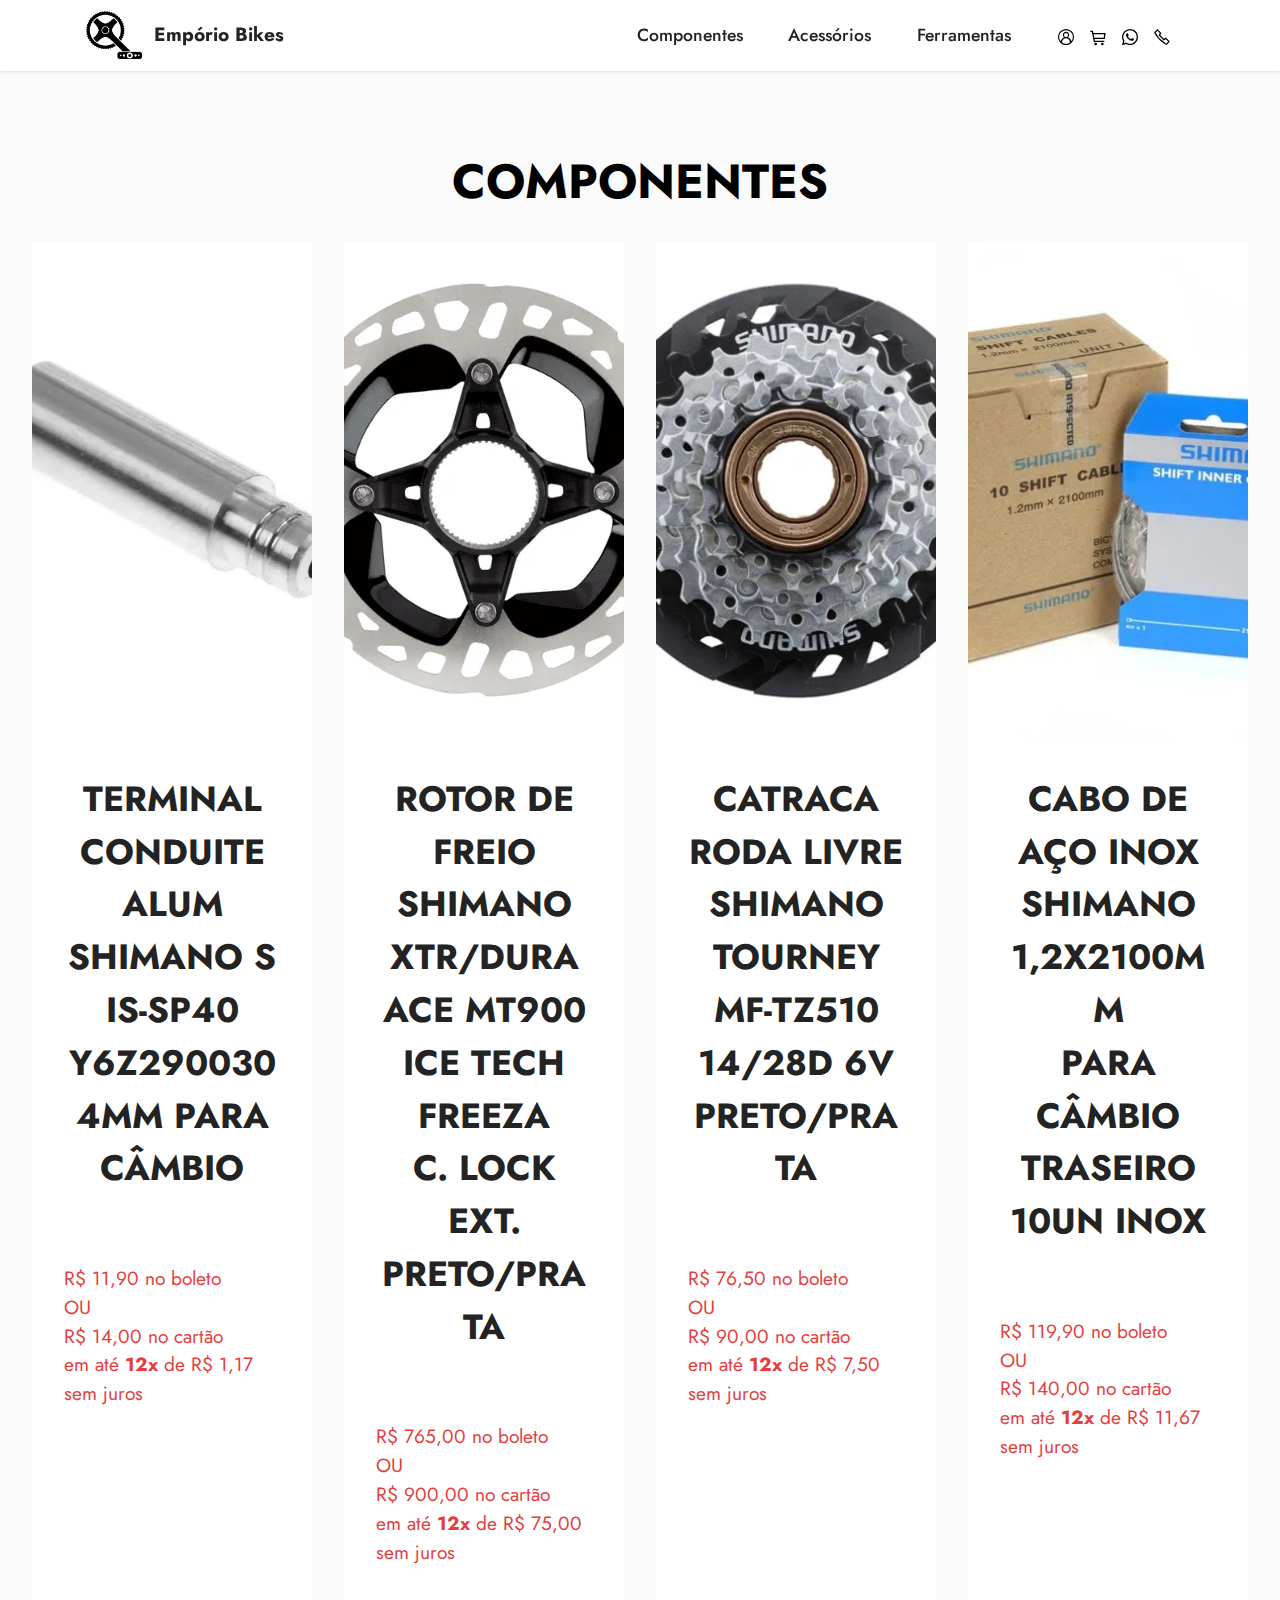
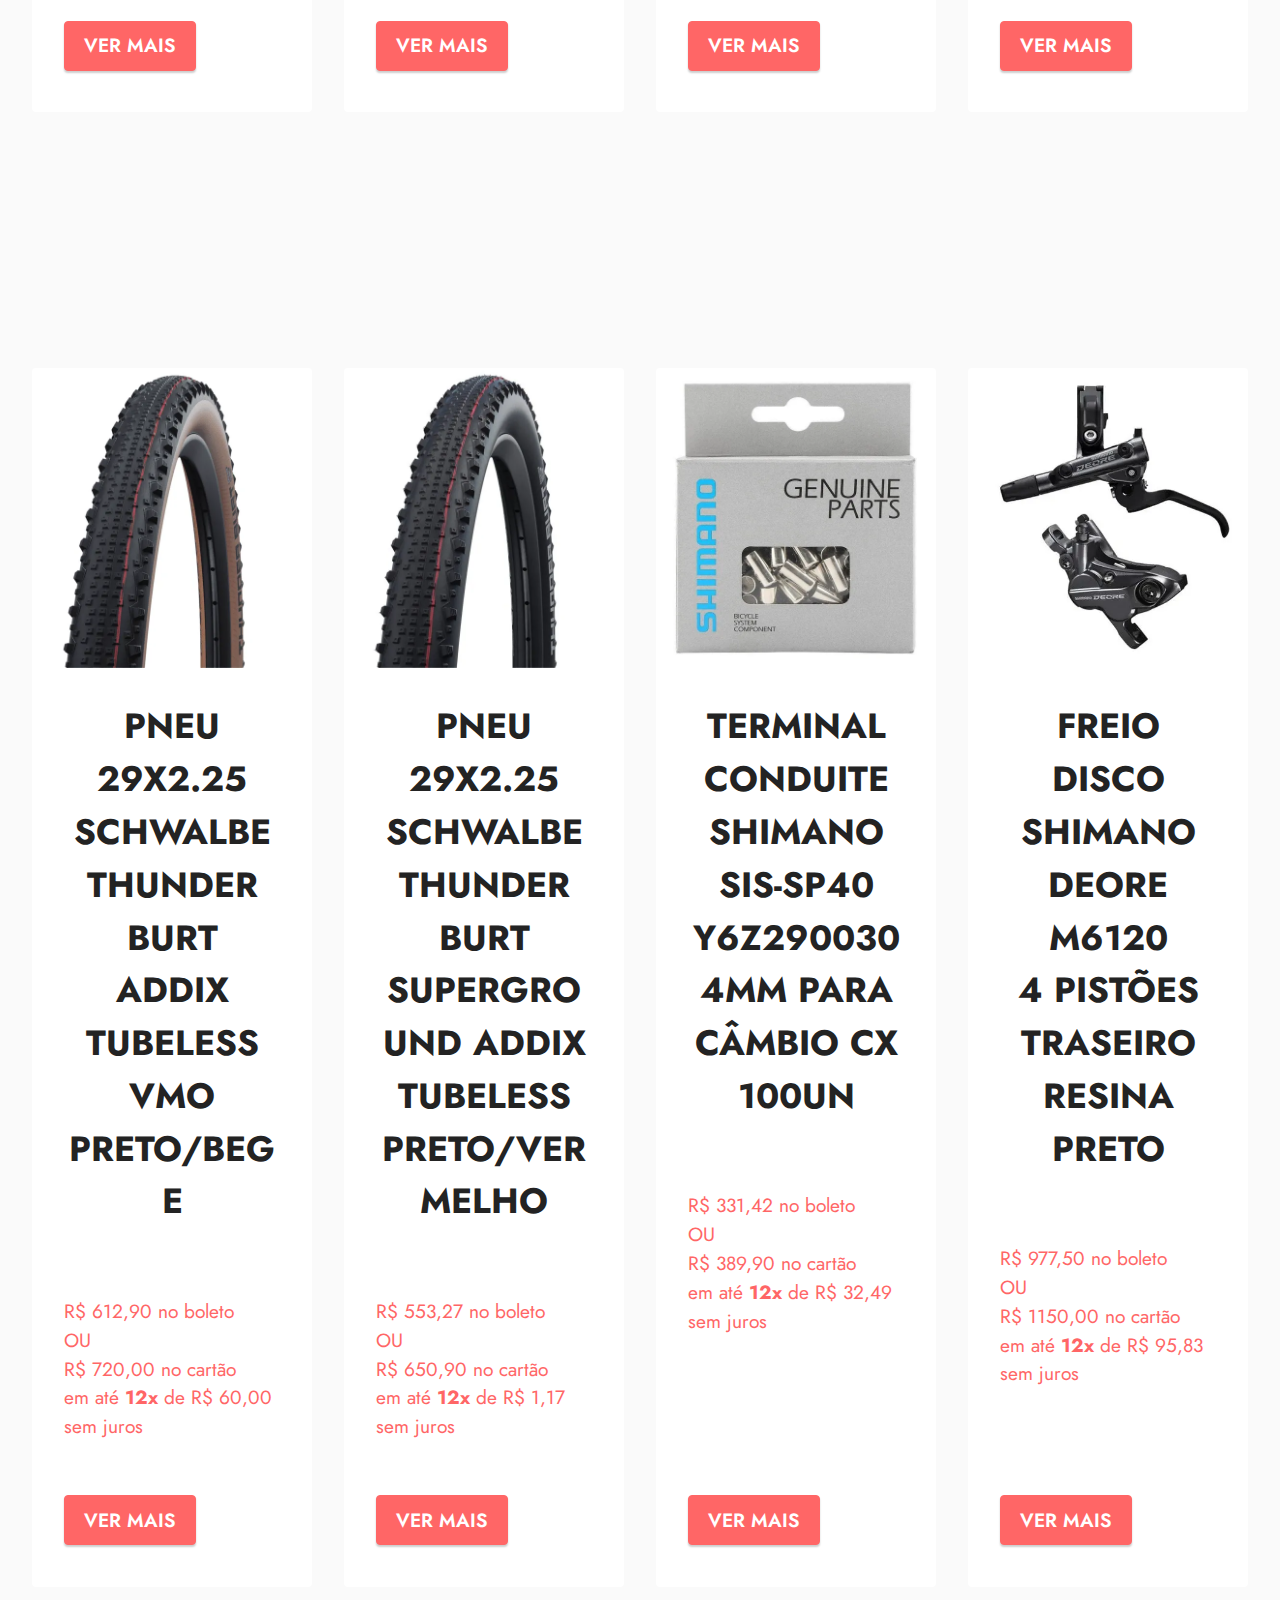
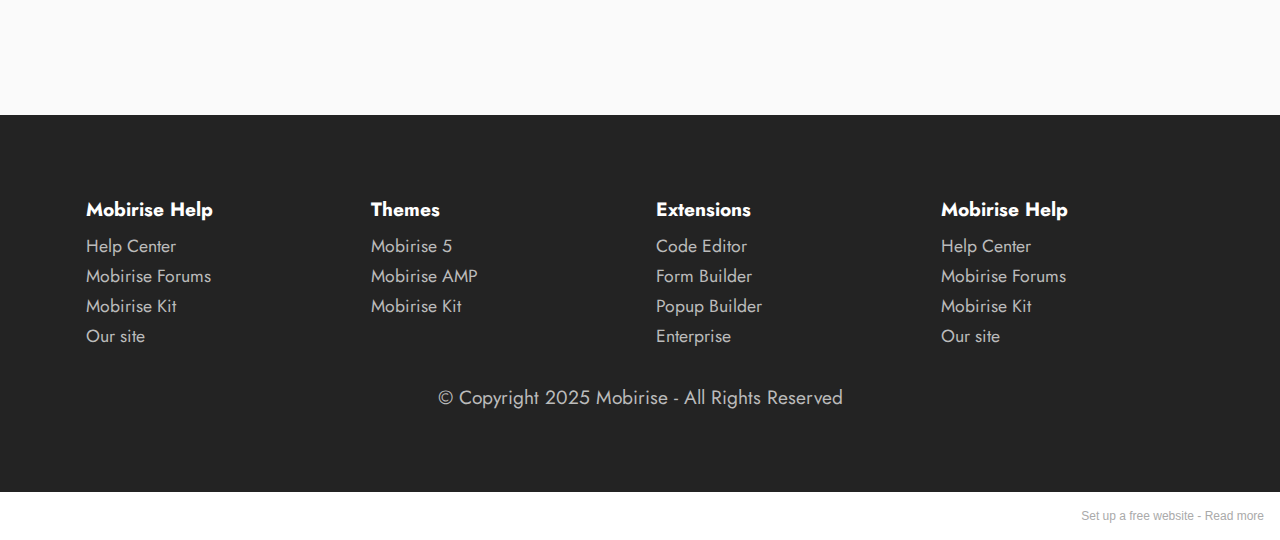
<file: Site 1/page2.html>
<!DOCTYPE html>
<html  >
<head>
  <!-- Site made with Mobirise Website Builder v5.5.2, https://mobirise.com -->
  <meta charset="UTF-8">
  <meta http-equiv="X-UA-Compatible" content="IE=edge">
  <meta name="generator" content="Mobirise v5.5.2, mobirise.com">
  <meta name="viewport" content="width=device-width, initial-scale=1, minimum-scale=1">
  <link rel="shortcut icon" href="assets/images/mbr-96x83.png" type="image/x-icon">
  <meta name="description" content="">
  
  
  <title>componentes</title>
  <link rel="stylesheet" href="assets/web/assets/mobirise-icons2/mobirise2.css">
  <link rel="stylesheet" href="assets/bootstrap/css/bootstrap.min.css">
  <link rel="stylesheet" href="assets/bootstrap/css/bootstrap-grid.min.css">
  <link rel="stylesheet" href="assets/bootstrap/css/bootstrap-reboot.min.css">
  <link rel="stylesheet" href="assets/dropdown/css/style.css">
  <link rel="stylesheet" href="assets/socicon/css/styles.css">
  <link rel="stylesheet" href="assets/theme/css/style.css">
  <link rel="preload" href="https://fonts.googleapis.com/css?family=Jost:100,200,300,400,500,600,700,800,900,100i,200i,300i,400i,500i,600i,700i,800i,900i&display=swap" as="style" onload="this.onload=null;this.rel='stylesheet'">
  <noscript><link rel="stylesheet" href="https://fonts.googleapis.com/css?family=Jost:100,200,300,400,500,600,700,800,900,100i,200i,300i,400i,500i,600i,700i,800i,900i&display=swap"></noscript>
  <link rel="preload" as="style" href="assets/mobirise/css/mbr-additional.css"><link rel="stylesheet" href="assets/mobirise/css/mbr-additional.css" type="text/css">
  
  
  
  
</head>
<body>
  
  <section data-bs-version="5.1" class="menu menu1 cid-tnOWhb5mJ2" once="menu" id="menu1-z">
    

    <nav class="navbar navbar-dropdown navbar-fixed-top navbar-expand-lg">
        <div class="container">
            <div class="navbar-brand">
                <span class="navbar-logo">
                    
                        <img src="assets/images/mbr-96x83.png" alt="" style="height: 3rem;">
                    
                </span>
                <span class="navbar-caption-wrap"><a class="navbar-caption text-black text-primary display-7" href="index.html">Empório Bikes</a></span>
            </div>
            <button class="navbar-toggler" type="button" data-toggle="collapse" data-bs-toggle="collapse" data-target="#navbarSupportedContent" data-bs-target="#navbarSupportedContent" aria-controls="navbarNavAltMarkup" aria-expanded="false" aria-label="Toggle navigation">
                <div class="hamburger">
                    <span></span>
                    <span></span>
                    <span></span>
                    <span></span>
                </div>
            </button>
            <div class="collapse navbar-collapse" id="navbarSupportedContent">
                <ul class="navbar-nav nav-dropdown nav-right" data-app-modern-menu="true"><li class="nav-item"><a class="nav-link link text-black text-primary display-4" href="page2.html">Componentes</a></li>
                    <li class="nav-item"><a class="nav-link link text-black text-primary display-4" href="page3.html">Acessórios</a></li>
                    <li class="nav-item"><a class="nav-link link text-black text-primary display-4" href="page4.html">Ferramentas</a>
                    </li></ul>
                <div class="icons-menu">
                    
                        <span class="p-2 mbr-iconfont mobi-mbri-user-2 mobi-mbri" style="color: rgb(0, 0, 0); fill: rgb(0, 0, 0);"></span>
                    
                    
                        <span class="p-2 mbr-iconfont mobi-mbri-shopping-cart mobi-mbri" style="color: rgb(0, 0, 0); fill: rgb(0, 0, 0);"></span>
                    
                    
                        <span class="p-2 mbr-iconfont socicon-whatsapp socicon" style="color: rgb(0, 0, 0); fill: rgb(0, 0, 0);"></span>
                    
                    
                        <span class="p-2 mbr-iconfont mobi-mbri-phone mobi-mbri" style="color: rgb(0, 0, 0); fill: rgb(0, 0, 0);"></span>
                    
                </div>
                
            </div>
        </div>
    </nav>
</section>

<section data-bs-version="5.1" class="gallery2 cid-tnPhKjR92g" id="gallery2-19">
    
    
    <div class="container-fluid">
        <div class="mbr-section-head">
            <h4 class="mbr-section-title mbr-fonts-style align-center mb-0 display-2"><strong>COMPONENTES</strong></h4>
            
        </div>
        <div class="row mt-4">
            <div class="item features-image сol-12 col-md-6 col-lg-3">
                <div class="item-wrapper">
                    <div class="item-img">
                        <img src="assets/images/terminal-de-conduite-4mm-p-sis-sp40-1-620x620fill-ffffff-1.webp" alt="">
                    </div>
                    <div class="item-content">
                        <h5 class="item-title mbr-fonts-style display-5"><strong>TERMINAL CONDUITE ALUM SHIMANO&nbsp;</strong><strong>SIS-SP40 Y6Z290030 4MM PARA CÂMBIO</strong><br><strong><br></strong></h5>
                        
                        <p class="mbr-text mbr-fonts-style mt-3 display-7">R$ 11,90 no boleto<br>OU<br>R$ 14,00 no cartão<br>em até <strong>12x </strong>de R$ 1,17 sem juros<br></p>
                    </div>
                    <div class="mbr-section-btn item-footer mt-2"><a href="" class="btn item-btn btn-secondary display-7" target="_blank">VER MAIS</a></div>
                </div>
            </div>
            <div class="item features-image сol-12 col-md-6 col-lg-3">
                <div class="item-wrapper">
                    <div class="item-img">
                        <img src="assets/images/sem-titulo-1-4-620x620fill-ffffff.webp" alt="">
                    </div>
                    <div class="item-content">
                        <h5 class="item-title mbr-fonts-style display-5"><strong>ROTOR DE FREIO SHIMANO XTR/DURA</strong><div><strong>ACE MT900 ICE TECH FREEZA</strong></div><div><strong>C. LOCK EXT. PRETO/PRATA</strong></div><div><strong><br></strong></div></h5>
                        
                        <p class="mbr-text mbr-fonts-style mt-3 display-7">R$ 765,00 no boleto<br>OU<br>R$ 900,00 no cartão<br>em até <strong>12x </strong>de R$ 75,00 sem juros<br><br></p>
                    </div>
                    <div class="mbr-section-btn item-footer mt-2"><a href="" class="btn item-btn btn-secondary display-7" target="_blank">VER MAIS</a></div>
                </div>
            </div>
            <div class="item features-image сol-12 col-md-6 col-lg-3">
                <div class="item-wrapper">
                    <div class="item-img">
                        <img src="assets/images/mf-tz510-6-14-28t-cp-c6-1-750-750-495x495fill-ffffffcrop-center.webp" alt="">
                    </div>
                    <div class="item-content">
                        <h5 class="item-title mbr-fonts-style display-5"><strong>CATRACA RODA LIVRE SHIMANO</strong><div><strong>TOURNEY MF-TZ510 14/28D 6V</strong></div><div><strong>PRETO/PRATA</strong></div><div><strong><br></strong></div></h5>
                        
                        <p class="mbr-text mbr-fonts-style mt-3 display-7">R$ 76,50 no boleto<br>OU<br>R$ 90,00 no cartão<br>em até <strong>12x </strong>de R$ 7,50 sem juros<br></p>
                    </div>
                    <div class="mbr-section-btn item-footer mt-2"><a href="" class="btn item-btn btn-secondary display-7" target="_blank">VER MAIS</a></div>
                </div>
            </div>
            <div class="item features-image сol-12 col-md-6 col-lg-3">
                <div class="item-wrapper">
                    <div class="item-img">
                        <img src="assets/images/cabo-de-cambio-12x2100mm-road-10pcs-1-495x495fill-ffffffcrop-center.webp" alt="" title="">
                    </div>
                    <div class="item-content">
                        <h5 class="item-title mbr-fonts-style display-5"><strong>CABO DE AÇO INOX SHIMANO 1,2X2100MM</strong><div><strong>PARA CÂMBIO TRASEIRO 10UN INOX</strong></div><div><strong><br></strong></div></h5>
                        
                        <p class="mbr-text mbr-fonts-style mt-3 display-7">R$ 119,90 no boleto<br>OU<br>R$ 140,00 no cartão<br>em até <strong>12x </strong>de R$ 11,67 sem juros<br></p>
                    </div>
                    <div class="mbr-section-btn item-footer mt-2"><a href="" class="btn item-btn btn-secondary display-7" target="_blank">VER MAIS</a></div>
                </div>
            </div>
        </div>
    </div>
</section>

<section data-bs-version="5.1" class="gallery2 cid-tnPhL45S2b" id="gallery2-1a">
    
    
    <div class="container-fluid">
        
        <div class="row mt-4">
            <div class="item features-image сol-12 col-md-6 col-lg-3">
                <div class="item-wrapper">
                    <div class="item-img">
                        <img src="assets/images/f8kqs1isj92ubaf4pugg7d2q3i-hs451-schwalbe-thunder-burt-speed-super-race-transparent-standard-1920x1920-1-620x620fill-ffffff.webp" alt="">
                    </div>
                    <div class="item-content">
                        <h5 class="item-title mbr-fonts-style display-5"><strong>PNEU 29X2.25 SCHWALBE THUNDER BURT</strong><div><strong>ADDIX TUBELESS VMO PRETO/BEGE</strong></div><div><strong><br></strong></div></h5>
                        
                        <p class="mbr-text mbr-fonts-style mt-3 display-7">R$ 612,90 no boleto<br>OU<br>R$ 720,00 no cartão<br>em até <strong>12x </strong>de R$ 60,00 sem juros<br></p>
                    </div>
                    <div class="mbr-section-btn item-footer mt-2"><a href="" class="btn item-btn btn-secondary display-7" target="_blank">VER MAIS</a></div>
                </div>
            </div>
            <div class="item features-image сol-12 col-md-6 col-lg-3">
                <div class="item-wrapper">
                    <div class="item-img">
                        <img src="assets/images/08f1ccd7ea7e6a74ac65a2bc8631ce6f-1-620x620fill-ffffff.webp" alt="">
                    </div>
                    <div class="item-content">
                        <h5 class="item-title mbr-fonts-style display-5"><strong>PNEU 29X2.25 SCHWALBE THUNDER BURT</strong><div><strong>SUPERGROUND ADDIX TUBELESS</strong></div><div><strong>PRETO/VERMELHO</strong></div><div><strong><br></strong></div></h5>
                        
                        <p class="mbr-text mbr-fonts-style mt-3 display-7">R$ 553,27 no boleto<br>OU<br>R$ 650,90 no cartão<br>em até <strong>12x </strong>de R$ 1,17 sem juros<br><br></p>
                    </div>
                    <div class="mbr-section-btn item-footer mt-2"><a href="" class="btn item-btn btn-secondary display-7" target="_blank">VER MAIS</a></div>
                </div>
            </div>
            <div class="item features-image сol-12 col-md-6 col-lg-3">
                <div class="item-wrapper">
                    <div class="item-img">
                        <img src="assets/images/d-nq-np-2x-696822-mlb48189183622-112021-f-1-620x620fill-ffffff.webp" alt="">
                    </div>
                    <div class="item-content">
                        <h5 class="item-title mbr-fonts-style display-5"><strong>TERMINAL CONDUITE SHIMANO SIS-SP40</strong><div><strong>Y6Z290030 4MM PARA CÂMBIO CX 100UN</strong></div><div><br></div></h5>
                        
                        <p class="mbr-text mbr-fonts-style mt-3 display-7">R$ 331,42 no boleto<br>OU<br>R$ 389,90 no cartão<br>em até <strong>12x </strong>de R$ 32,49 sem juros<br></p>
                    </div>
                    <div class="mbr-section-btn item-footer mt-2"><a href="" class="btn item-btn btn-secondary display-7" target="_blank">VER MAIS</a></div>
                </div>
            </div>
            <div class="item features-image сol-12 col-md-6 col-lg-3">
                <div class="item-wrapper">
                    <div class="item-img">
                        <img src="assets/images/freio-disco-hidr-diant-deore-bl-m6100-br-m6120-c-past-resina-em61201jlfpra100-1-495x495fill-ffffffcrop-center.webp" alt="" title="">
                    </div>
                    <div class="item-content">
                        <h5 class="item-title mbr-fonts-style display-5"><strong>FREIO DISCO SHIMANO DEORE M6120</strong><div><strong>4 PISTÕES TRASEIRO RESINA PRETO</strong></div><div><strong><br></strong></div></h5>
                        
                        <p class="mbr-text mbr-fonts-style mt-3 display-7">R$ 977,50 no boleto<br>OU<br>R$ 1150,00 no cartão<br>em até <strong>12x </strong>de R$ 95,83 sem juros<br></p>
                    </div>
                    <div class="mbr-section-btn item-footer mt-2"><a href="" class="btn item-btn btn-secondary display-7" target="_blank">VER MAIS</a></div>
                </div>
            </div>
        </div>
    </div>
</section>

<section data-bs-version="5.1" class="footer2 cid-tu8CvPur7m" once="footers" id="footer2-1i">

    
    
    <div class="container">
        <div class="row mbr-white">
            <div class="col-6 col-md-4 col-lg-3">
                <h5 class="mbr-section-subtitle mbr-fonts-style mb-2 display-7">
                    <strong>Mobirise Help</strong>
                </h5>
                <ul class="list mbr-fonts-style display-4">
                    <li class="mbr-text item-wrap">Help Center</li>
                    <li class="mbr-text item-wrap">Mobirise Forums</li>
                    <li class="mbr-text item-wrap">Mobirise Kit</li>
                    <li class="mbr-text item-wrap">Our site</li>
                </ul>
            </div>
            <div class="col-6 col-md-4 col-lg-3">
                <h5 class="mbr-section-subtitle mbr-fonts-style mb-2 display-7">
                    <strong>Themes</strong>
                </h5>
                <ul class="list mbr-fonts-style display-4">
                    <li class="mbr-text item-wrap">Mobirise 5</li>
                    <li class="mbr-text item-wrap">Mobirise AMP</li>
                    <li class="mbr-text item-wrap">Mobirise Kit</li>
                </ul>
            </div>
            <div class="col-6 col-md-4 col-lg-3">
                <h5 class="mbr-section-subtitle mbr-fonts-style mb-2 display-7">
                    <strong>Extensions</strong>
                </h5>
                <ul class="list mbr-fonts-style display-4">
                    <li class="mbr-text item-wrap">Code Editor</li>
                    <li class="mbr-text item-wrap">Form Builder</li>
                    <li class="mbr-text item-wrap">Popup Builder</li>
                    <li class="mbr-text item-wrap">Enterprise</li>
                </ul>
            </div>
            <div class="col-6 col-md-4 col-lg-3">
                <h5 class="mbr-section-subtitle mbr-fonts-style mb-2 display-7">
                    <strong>Mobirise Help</strong>
                </h5>
                <ul class="list mbr-fonts-style display-4">
                    <li class="mbr-text item-wrap">Help Center</li>
                    <li class="mbr-text item-wrap">Mobirise Forums</li>
                    <li class="mbr-text item-wrap">Mobirise Kit</li>
                    <li class="mbr-text item-wrap">Our site</li>
                </ul>
            </div>
            <div class="col-12 mt-4">
                <p class="mbr-text mb-0 mbr-fonts-style copyright align-center display-7">
                    © Copyright 2025 Mobirise - All Rights Reserved
                </p>
            </div>
        </div>
    </div>
</section><section style="background-color: #fff; font-family: -apple-system, BlinkMacSystemFont, 'Segoe UI', 'Roboto', 'Helvetica Neue', Arial, sans-serif; color:#aaa; font-size:12px; padding: 0; align-items: center; display: flex;"><a href="https://mobirise.site/w" style="flex: 1 1; height: 3rem; padding-left: 1rem;"></a><p style="flex: 0 0 auto; margin:0; padding-right:1rem;">Set up a free website - <a href="https://mobirise.site/v" style="color:#aaa;">Read more</a></p></section><script src="assets/bootstrap/js/bootstrap.bundle.min.js"></script>  <script src="assets/smoothscroll/smooth-scroll.js"></script>  <script src="assets/ytplayer/index.js"></script>  <script src="assets/dropdown/js/navbar-dropdown.js"></script>  <script src="assets/theme/js/script.js"></script>  
  
  
</body>
</html>
</file>
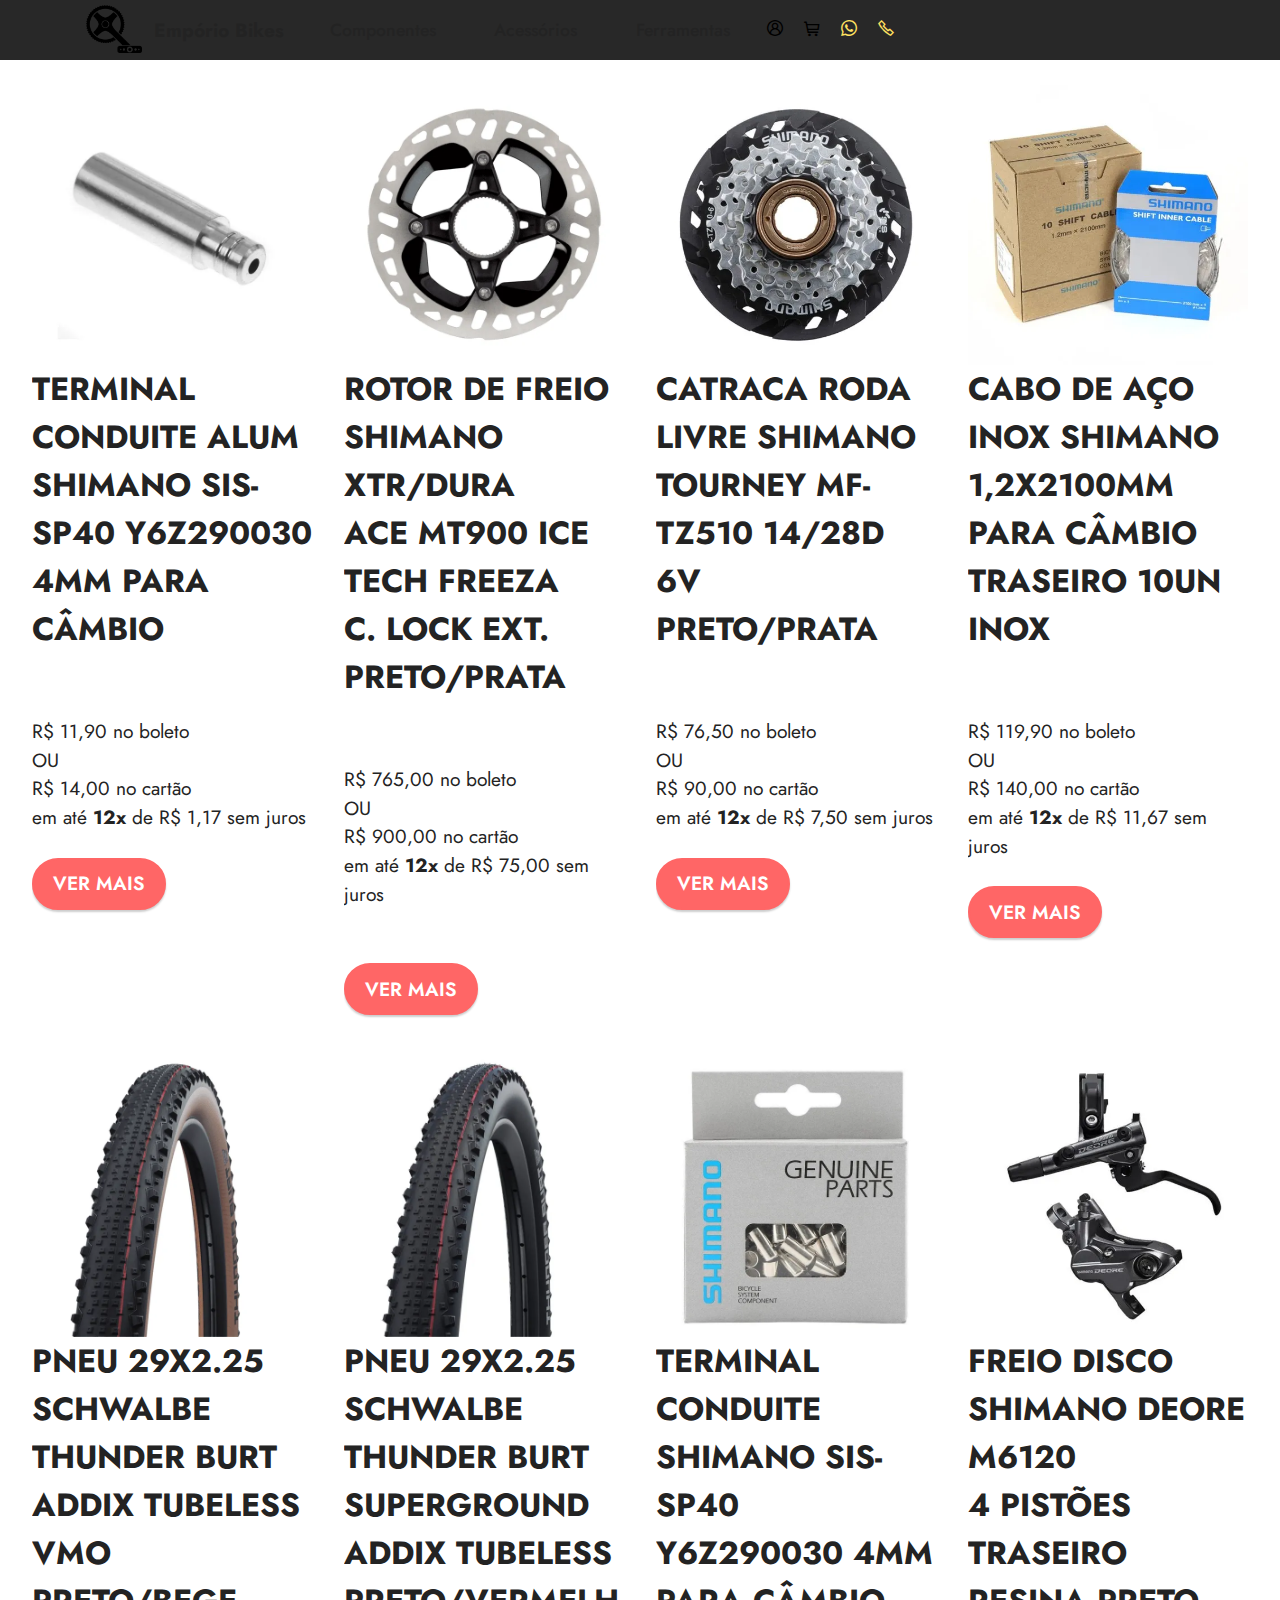
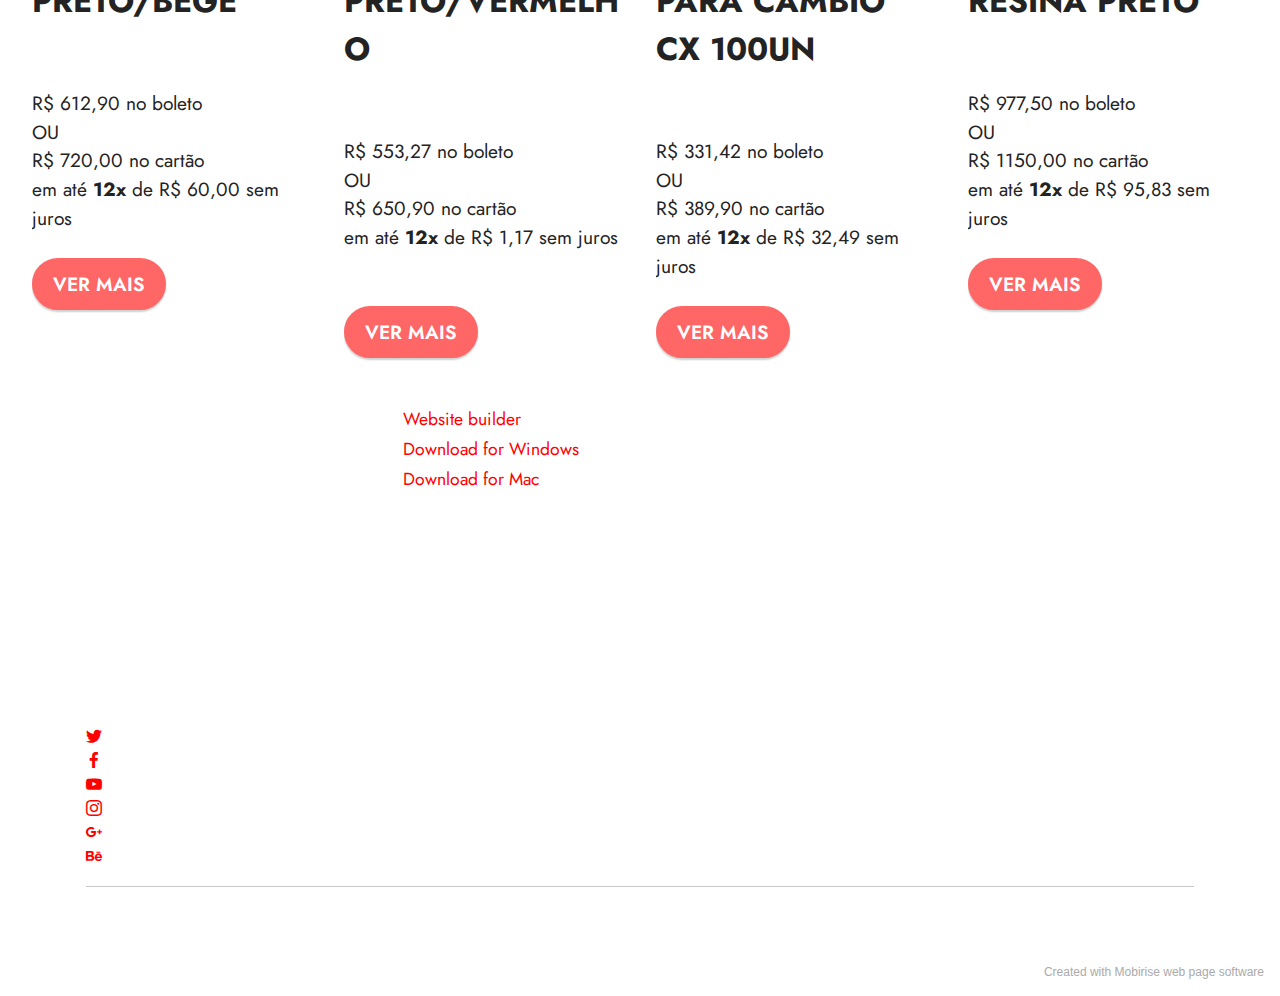
<file: site 1/page2.html>
<!DOCTYPE html>
<html  >
<head>
  <!-- Site made with Mobirise Website Builder v5.5.2, https://mobirise.com -->
  <meta charset="UTF-8">
  <meta http-equiv="X-UA-Compatible" content="IE=edge">
  <meta name="generator" content="Mobirise v5.5.2, mobirise.com">
  <meta name="viewport" content="width=device-width, initial-scale=1, minimum-scale=1">
  <link rel="shortcut icon" href="assets/images/mbr-96x83.png" type="image/x-icon">
  <meta name="description" content="">
  
  
  <title>componentes</title>
  <link rel="stylesheet" href="assets/web/assets/mobirise-icons2/mobirise2.css">
  <link rel="stylesheet" href="assets/bootstrap/css/bootstrap.min.css">
  <link rel="stylesheet" href="assets/bootstrap/css/bootstrap-grid.min.css">
  <link rel="stylesheet" href="assets/bootstrap/css/bootstrap-reboot.min.css">
  <link rel="stylesheet" href="assets/dropdown/css/style.css">
  <link rel="stylesheet" href="assets/socicon/css/styles.css">
  <link rel="stylesheet" href="assets/theme/css/style.css">
  <link rel="preload" href="https://fonts.googleapis.com/css?family=Jost:100,200,300,400,500,600,700,800,900,100i,200i,300i,400i,500i,600i,700i,800i,900i&display=swap" as="style" onload="this.onload=null;this.rel='stylesheet'">
  <noscript><link rel="stylesheet" href="https://fonts.googleapis.com/css?family=Jost:100,200,300,400,500,600,700,800,900,100i,200i,300i,400i,500i,600i,700i,800i,900i&display=swap"></noscript>
  <link rel="preload" as="style" href="assets/mobirise/css/mbr-additional.css"><link rel="stylesheet" href="assets/mobirise/css/mbr-additional.css" type="text/css">
  
  
  
  
</head>
<body>
  
  <section data-bs-version="5.1" class="menu menu1 cid-tnOWhb5mJ2" once="menu" id="menu1-z">
    

    <nav class="navbar navbar-dropdown navbar-fixed-top navbar-expand-lg">
        <div class="container">
            <div class="navbar-brand">
                <span class="navbar-logo">
                    
                        <img src="assets/images/mbr-96x83.png" alt="" style="height: 3rem;">
                    
                </span>
                <span class="navbar-caption-wrap"><a class="navbar-caption text-black text-primary display-7" href="index.html">Empório Bikes</a></span>
            </div>
            <button class="navbar-toggler" type="button" data-toggle="collapse" data-bs-toggle="collapse" data-target="#navbarSupportedContent" data-bs-target="#navbarSupportedContent" aria-controls="navbarNavAltMarkup" aria-expanded="false" aria-label="Toggle navigation">
                <div class="hamburger">
                    <span></span>
                    <span></span>
                    <span></span>
                    <span></span>
                </div>
            </button>
            <div class="collapse navbar-collapse" id="navbarSupportedContent">
                <ul class="navbar-nav nav-dropdown nav-right" data-app-modern-menu="true"><li class="nav-item"><a class="nav-link link text-black text-primary display-4" href="page2.html">Componentes</a></li>
                    <li class="nav-item"><a class="nav-link link text-black text-primary display-4" href="page3.html">Acessórios</a></li>
                    <li class="nav-item"><a class="nav-link link text-black text-primary display-4" href="page4.html">Ferramentas</a>
                    </li></ul>
                <div class="icons-menu">
                    
                        <a href="page5.html" target="_blank"><span class="p-2 mbr-iconfont mobi-mbri-user-2 mobi-mbri" style="color: rgb(0, 0, 0); fill: rgb(0, 0, 0);"></span></a>
                    
                    
                        <a href="page6.html" target="_blank"><span class="p-2 mbr-iconfont mobi-mbri-shopping-cart mobi-mbri" style="color: rgb(0, 0, 0); fill: rgb(0, 0, 0);"></span></a>
                    
                    
                        <span class="p-2 mbr-iconfont socicon-whatsapp socicon" style="color: rgb(255, 225, 97); fill: rgb(255, 225, 97);"></span>
                    
                    
                        <span class="p-2 mbr-iconfont mobi-mbri-phone mobi-mbri" style="color: rgb(255, 225, 97); fill: rgb(255, 225, 97);"></span>
                    
                </div>
                
            </div>
        </div>
    </nav>
</section>

<section data-bs-version="5.1" class="gallery2 cid-tnPhKjR92g" id="gallery2-19">
    
    
    <div class="container-fluid">
        <div class="mbr-section-head">
            <h4 class="mbr-section-title mbr-fonts-style align-center mb-0 display-2"><strong>COMPONENTES</strong></h4>
            
        </div>
        <div class="row mt-4">
            <div class="item features-image сol-12 col-md-6 col-lg-3">
                <div class="item-wrapper">
                    <div class="item-img">
                        <img src="assets/images/terminal-de-conduite-4mm-p-sis-sp40-1-620x620fill-ffffff-1.webp" alt="">
                    </div>
                    <div class="item-content">
                        <h5 class="item-title mbr-fonts-style display-5"><strong>TERMINAL CONDUITE ALUM SHIMANO&nbsp;</strong><strong>SIS-SP40 Y6Z290030 4MM PARA CÂMBIO</strong><br><strong><br></strong></h5>
                        
                        <p class="mbr-text mbr-fonts-style mt-3 display-7">R$ 11,90 no boleto<br>OU<br>R$ 14,00 no cartão<br>em até <strong>12x </strong>de R$ 1,17 sem juros<br></p>
                    </div>
                    <div class="mbr-section-btn item-footer mt-2"><a href="" class="btn item-btn btn-secondary display-7" target="_blank">VER MAIS</a></div>
                </div>
            </div>
            <div class="item features-image сol-12 col-md-6 col-lg-3">
                <div class="item-wrapper">
                    <div class="item-img">
                        <img src="assets/images/sem-titulo-1-4-620x620fill-ffffff.webp" alt="">
                    </div>
                    <div class="item-content">
                        <h5 class="item-title mbr-fonts-style display-5"><strong>ROTOR DE FREIO SHIMANO XTR/DURA</strong><div><strong>ACE MT900 ICE TECH FREEZA</strong></div><div><strong>C. LOCK EXT. PRETO/PRATA</strong></div><div><strong><br></strong></div></h5>
                        
                        <p class="mbr-text mbr-fonts-style mt-3 display-7">R$ 765,00 no boleto<br>OU<br>R$ 900,00 no cartão<br>em até <strong>12x </strong>de R$ 75,00 sem juros<br><br></p>
                    </div>
                    <div class="mbr-section-btn item-footer mt-2"><a href="" class="btn item-btn btn-secondary display-7" target="_blank">VER MAIS</a></div>
                </div>
            </div>
            <div class="item features-image сol-12 col-md-6 col-lg-3">
                <div class="item-wrapper">
                    <div class="item-img">
                        <img src="assets/images/mf-tz510-6-14-28t-cp-c6-1-750-750-495x495fill-ffffffcrop-center.webp" alt="">
                    </div>
                    <div class="item-content">
                        <h5 class="item-title mbr-fonts-style display-5"><strong>CATRACA RODA LIVRE SHIMANO</strong><div><strong>TOURNEY MF-TZ510 14/28D 6V</strong></div><div><strong>PRETO/PRATA</strong></div><div><strong><br></strong></div></h5>
                        
                        <p class="mbr-text mbr-fonts-style mt-3 display-7">R$ 76,50 no boleto<br>OU<br>R$ 90,00 no cartão<br>em até <strong>12x </strong>de R$ 7,50 sem juros<br></p>
                    </div>
                    <div class="mbr-section-btn item-footer mt-2"><a href="" class="btn item-btn btn-secondary display-7" target="_blank">VER MAIS</a></div>
                </div>
            </div>
            <div class="item features-image сol-12 col-md-6 col-lg-3">
                <div class="item-wrapper">
                    <div class="item-img">
                        <img src="assets/images/cabo-de-cambio-12x2100mm-road-10pcs-1-495x495fill-ffffffcrop-center.webp" alt="" title="">
                    </div>
                    <div class="item-content">
                        <h5 class="item-title mbr-fonts-style display-5"><strong>CABO DE AÇO INOX SHIMANO 1,2X2100MM</strong><div><strong>PARA CÂMBIO TRASEIRO 10UN INOX</strong></div><div><strong><br></strong></div></h5>
                        
                        <p class="mbr-text mbr-fonts-style mt-3 display-7">R$ 119,90 no boleto<br>OU<br>R$ 140,00 no cartão<br>em até <strong>12x </strong>de R$ 11,67 sem juros<br></p>
                    </div>
                    <div class="mbr-section-btn item-footer mt-2"><a href="" class="btn item-btn btn-secondary display-7" target="_blank">VER MAIS</a></div>
                </div>
            </div>
        </div>
    </div>
</section>

<section data-bs-version="5.1" class="gallery2 cid-tnPhL45S2b" id="gallery2-1a">
    
    
    <div class="container-fluid">
        
        <div class="row mt-4">
            <div class="item features-image сol-12 col-md-6 col-lg-3">
                <div class="item-wrapper">
                    <div class="item-img">
                        <img src="assets/images/f8kqs1isj92ubaf4pugg7d2q3i-hs451-schwalbe-thunder-burt-speed-super-race-transparent-standard-1920x1920-1-620x620fill-ffffff.webp" alt="">
                    </div>
                    <div class="item-content">
                        <h5 class="item-title mbr-fonts-style display-5"><strong>PNEU 29X2.25 SCHWALBE THUNDER BURT</strong><div><strong>ADDIX TUBELESS VMO PRETO/BEGE</strong></div><div><strong><br></strong></div></h5>
                        
                        <p class="mbr-text mbr-fonts-style mt-3 display-7">R$ 612,90 no boleto<br>OU<br>R$ 720,00 no cartão<br>em até <strong>12x </strong>de R$ 60,00 sem juros<br></p>
                    </div>
                    <div class="mbr-section-btn item-footer mt-2"><a href="" class="btn item-btn btn-secondary display-7" target="_blank">VER MAIS</a></div>
                </div>
            </div>
            <div class="item features-image сol-12 col-md-6 col-lg-3">
                <div class="item-wrapper">
                    <div class="item-img">
                        <img src="assets/images/08f1ccd7ea7e6a74ac65a2bc8631ce6f-1-620x620fill-ffffff.webp" alt="">
                    </div>
                    <div class="item-content">
                        <h5 class="item-title mbr-fonts-style display-5"><strong>PNEU 29X2.25 SCHWALBE THUNDER BURT</strong><div><strong>SUPERGROUND ADDIX TUBELESS</strong></div><div><strong>PRETO/VERMELHO</strong></div><div><strong><br></strong></div></h5>
                        
                        <p class="mbr-text mbr-fonts-style mt-3 display-7">R$ 553,27 no boleto<br>OU<br>R$ 650,90 no cartão<br>em até <strong>12x </strong>de R$ 1,17 sem juros<br><br></p>
                    </div>
                    <div class="mbr-section-btn item-footer mt-2"><a href="" class="btn item-btn btn-secondary display-7" target="_blank">VER MAIS</a></div>
                </div>
            </div>
            <div class="item features-image сol-12 col-md-6 col-lg-3">
                <div class="item-wrapper">
                    <div class="item-img">
                        <img src="assets/images/d-nq-np-2x-696822-mlb48189183622-112021-f-1-620x620fill-ffffff.webp" alt="">
                    </div>
                    <div class="item-content">
                        <h5 class="item-title mbr-fonts-style display-5"><strong>TERMINAL CONDUITE SHIMANO SIS-SP40</strong><div><strong>Y6Z290030 4MM PARA CÂMBIO CX 100UN</strong></div><div><br></div></h5>
                        
                        <p class="mbr-text mbr-fonts-style mt-3 display-7">R$ 331,42 no boleto<br>OU<br>R$ 389,90 no cartão<br>em até <strong>12x </strong>de R$ 32,49 sem juros<br></p>
                    </div>
                    <div class="mbr-section-btn item-footer mt-2"><a href="" class="btn item-btn btn-secondary display-7" target="_blank">VER MAIS</a></div>
                </div>
            </div>
            <div class="item features-image сol-12 col-md-6 col-lg-3">
                <div class="item-wrapper">
                    <div class="item-img">
                        <img src="assets/images/freio-disco-hidr-diant-deore-bl-m6100-br-m6120-c-past-resina-em61201jlfpra100-1-495x495fill-ffffffcrop-center.webp" alt="" title="">
                    </div>
                    <div class="item-content">
                        <h5 class="item-title mbr-fonts-style display-5"><strong>FREIO DISCO SHIMANO DEORE M6120</strong><div><strong>4 PISTÕES TRASEIRO RESINA PRETO</strong></div><div><strong><br></strong></div></h5>
                        
                        <p class="mbr-text mbr-fonts-style mt-3 display-7">R$ 977,50 no boleto<br>OU<br>R$ 1150,00 no cartão<br>em até <strong>12x </strong>de R$ 95,83 sem juros<br></p>
                    </div>
                    <div class="mbr-section-btn item-footer mt-2"><a href="" class="btn item-btn btn-secondary display-7" target="_blank">VER MAIS</a></div>
                </div>
            </div>
        </div>
    </div>
</section>

<section data-bs-version="5.1" class="footer6 cid-totLlua8uW" once="footers" id="footer6-1f">

    

    

    <div class="container">
        <div class="row content mbr-white">
            <div class="col-12 col-md-3 mbr-fonts-style display-7">
                <h5 class="mbr-section-subtitle mbr-fonts-style mb-2 display-7">
                    <strong>Address</strong>
                </h5>
                <p class="mbr-text mbr-fonts-style display-7">
                    1234 Street Name <br>
                    City, AA 99999
                </p> <br>
                <h5 class="mbr-section-subtitle mbr-fonts-style mb-2 mt-4 display-7">
                    <strong>Contacts</strong>
                </h5>
                <p class="mbr-text mbr-fonts-style mb-4 display-7">
                    Email: support@mobirise.com <br>
                    Phone: +1 (0) 000 0000 001 <br>
                    Fax: +1 (0) 000 0000 002
                </p>
            </div>
            <div class="col-12 col-md-3 mbr-fonts-style display-7">
                <h5 class="mbr-section-subtitle mbr-fonts-style mb-2 display-7">
                    <strong>Links</strong>
                </h5>
                <ul class="list mbr-fonts-style mb-4 display-4">
                    <li class="mbr-text item-wrap">
                        <a class="text-primary" href="https://mobirise.co/">Website builder</a>
                    </li>
                    <li class="mbr-text item-wrap">
                        <a class="text-primary" href="https://mobirise.co/">Download for Windows</a>
                    </li>
                    <li class="mbr-text item-wrap">
                        <a class="text-primary" href="https://mobirise.co/">Download for Mac</a>
                    </li>
                </ul>
                <h5 class="mbr-section-subtitle mbr-fonts-style mb-2 mt-5 display-7">
                    <strong>Feedback</strong>
                </h5>
                <p class="mbr-text mbr-fonts-style mb-4 display-7">
                    Please send us your ideas, bug reports, suggestions! Any feedback would be appreciated.
                </p>
            </div>
            <div class="col-12 col-md-6">
                <div class="google-map"><iframe frameborder="0" style="border:0" src="https://www.google.com/maps/embed/v1/place?key=AIzaSyCZI5F_k6S1k46ujh0SNrapM89f7mJxd30&amp;q=350 5th Ave, New York, NY 10118" allowfullscreen=""></iframe></div>
            </div>
            <div class="col-md-6">
                <div class="social-list align-left">
                    <div class="soc-item">
                        <a href="https://twitter.com/mobirise" target="_blank">
                            <span class="socicon-twitter socicon mbr-iconfont mbr-iconfont-social"></span>
                        </a>
                    </div>
                    <div class="soc-item">
                        <a href="https://www.facebook.com/pages/Mobirise/1616226671953247" target="_blank">
                            <span class="socicon-facebook socicon mbr-iconfont mbr-iconfont-social"></span>
                        </a>
                    </div>
                    <div class="soc-item">
                        <a href="https://www.youtube.com/c/mobirise" target="_blank">
                            <span class="socicon-youtube socicon mbr-iconfont mbr-iconfont-social"></span>
                        </a>
                    </div>
                    <div class="soc-item">
                        <a href="https://instagram.com/mobirise" target="_blank">
                            <span class="socicon-instagram socicon mbr-iconfont mbr-iconfont-social"></span>
                        </a>
                    </div>
                    <div class="soc-item">
                        <a href="https://plus.google.com/u/0/+Mobirise" target="_blank">
                            <span class="socicon-googleplus socicon mbr-iconfont mbr-iconfont-social"></span>
                        </a>
                    </div>
                    <div class="soc-item">
                        <a href="https://www.behance.net/Mobirise" target="_blank">
                            <span class="socicon-behance socicon mbr-iconfont mbr-iconfont-social"></span>
                        </a>
                    </div>
                </div>
            </div>
        </div>
        <div class="footer-lower">
            <div class="media-container-row">
                <div class="col-sm-12">
                    <hr>
                </div>
            </div>
            <div class="col-sm-12 copyright pl-0">
                <p class="mbr-text mbr-fonts-style mbr-white display-7">
                    © Copyright 2025 Mobirise - All Rights Reserved
                </p>
            </div>
        </div>
    </div>
</section><section style="background-color: #fff; font-family: -apple-system, BlinkMacSystemFont, 'Segoe UI', 'Roboto', 'Helvetica Neue', Arial, sans-serif; color:#aaa; font-size:12px; padding: 0; align-items: center; display: flex;"><a href="https://mobirise.site/k" style="flex: 1 1; height: 3rem; padding-left: 1rem;"></a><p style="flex: 0 0 auto; margin:0; padding-right:1rem;">Created with Mobirise <a href="https://mobirise.site/j" style="color:#aaa;">web page</a> software</p></section><script src="assets/bootstrap/js/bootstrap.bundle.min.js"></script>  <script src="assets/smoothscroll/smooth-scroll.js"></script>  <script src="assets/ytplayer/index.js"></script>  <script src="assets/dropdown/js/navbar-dropdown.js"></script>  <script src="assets/theme/js/script.js"></script>  
  
  
</body>
</html>
</file>
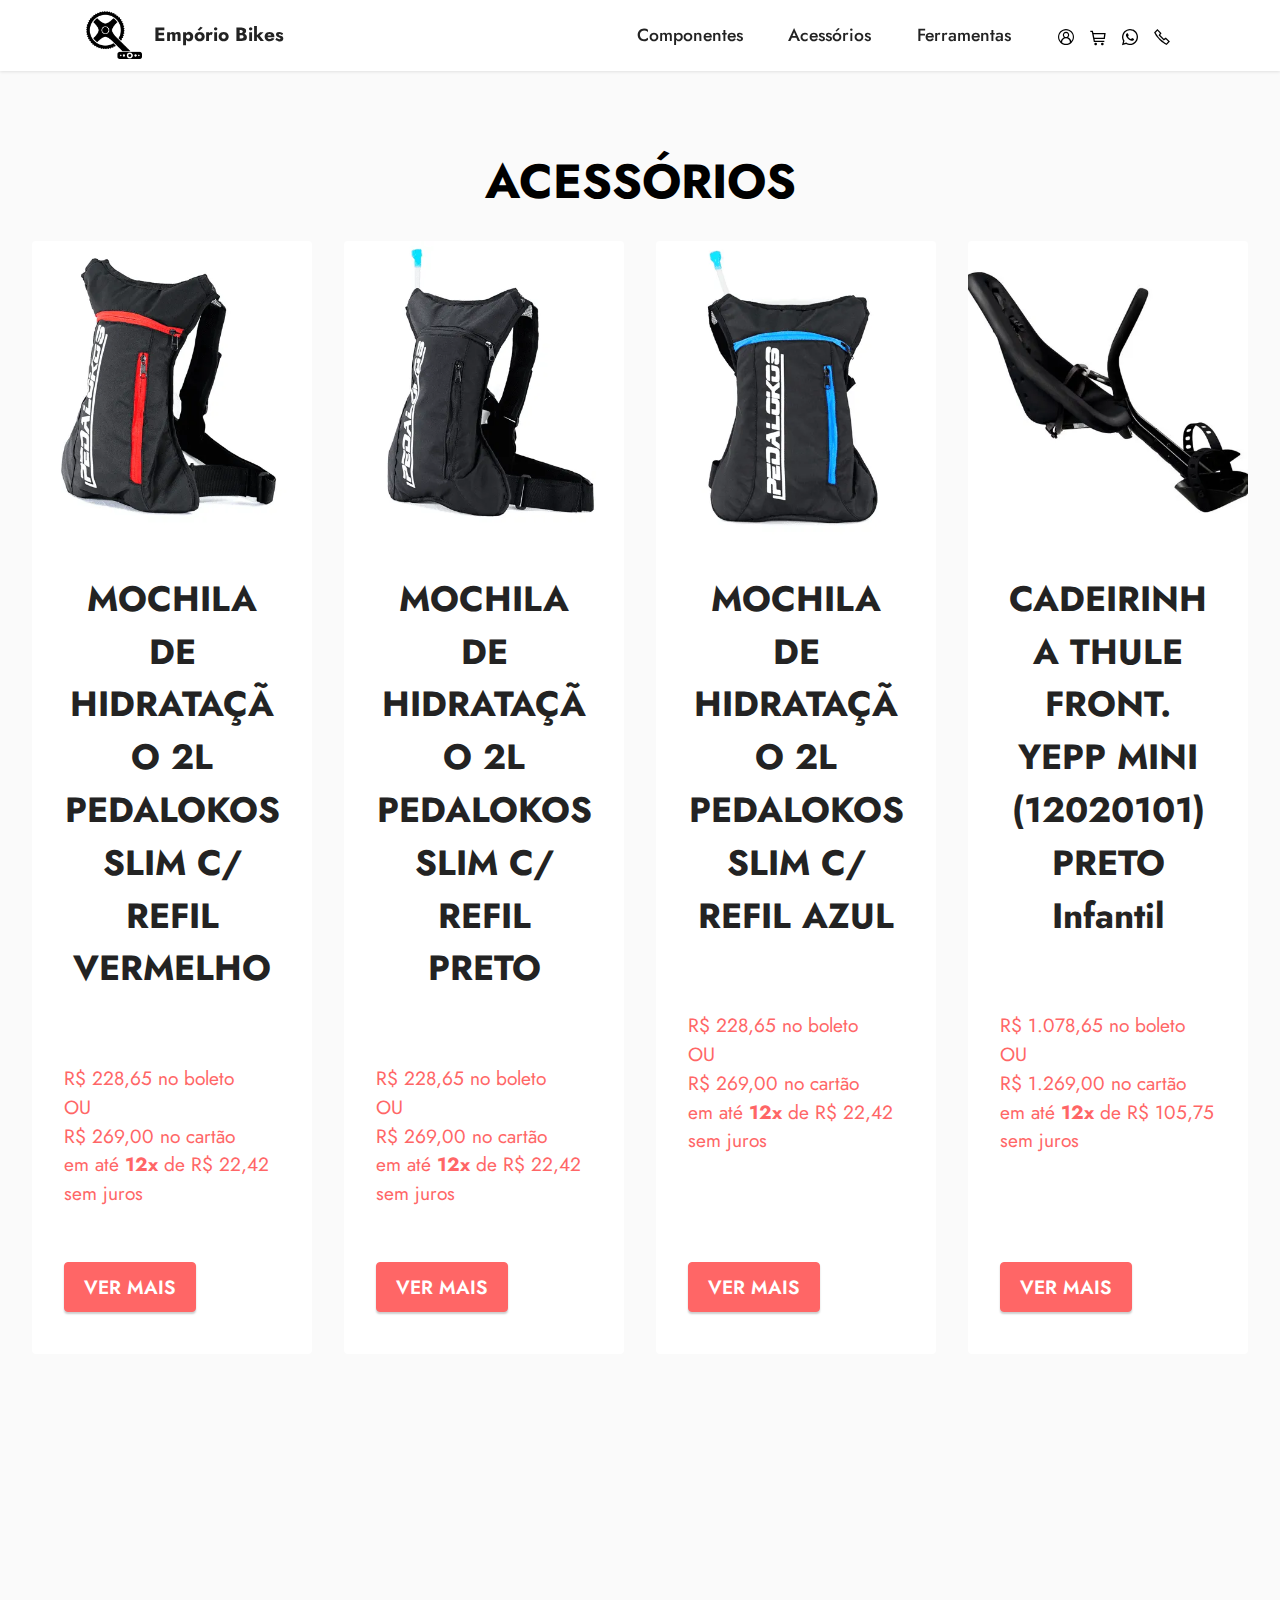
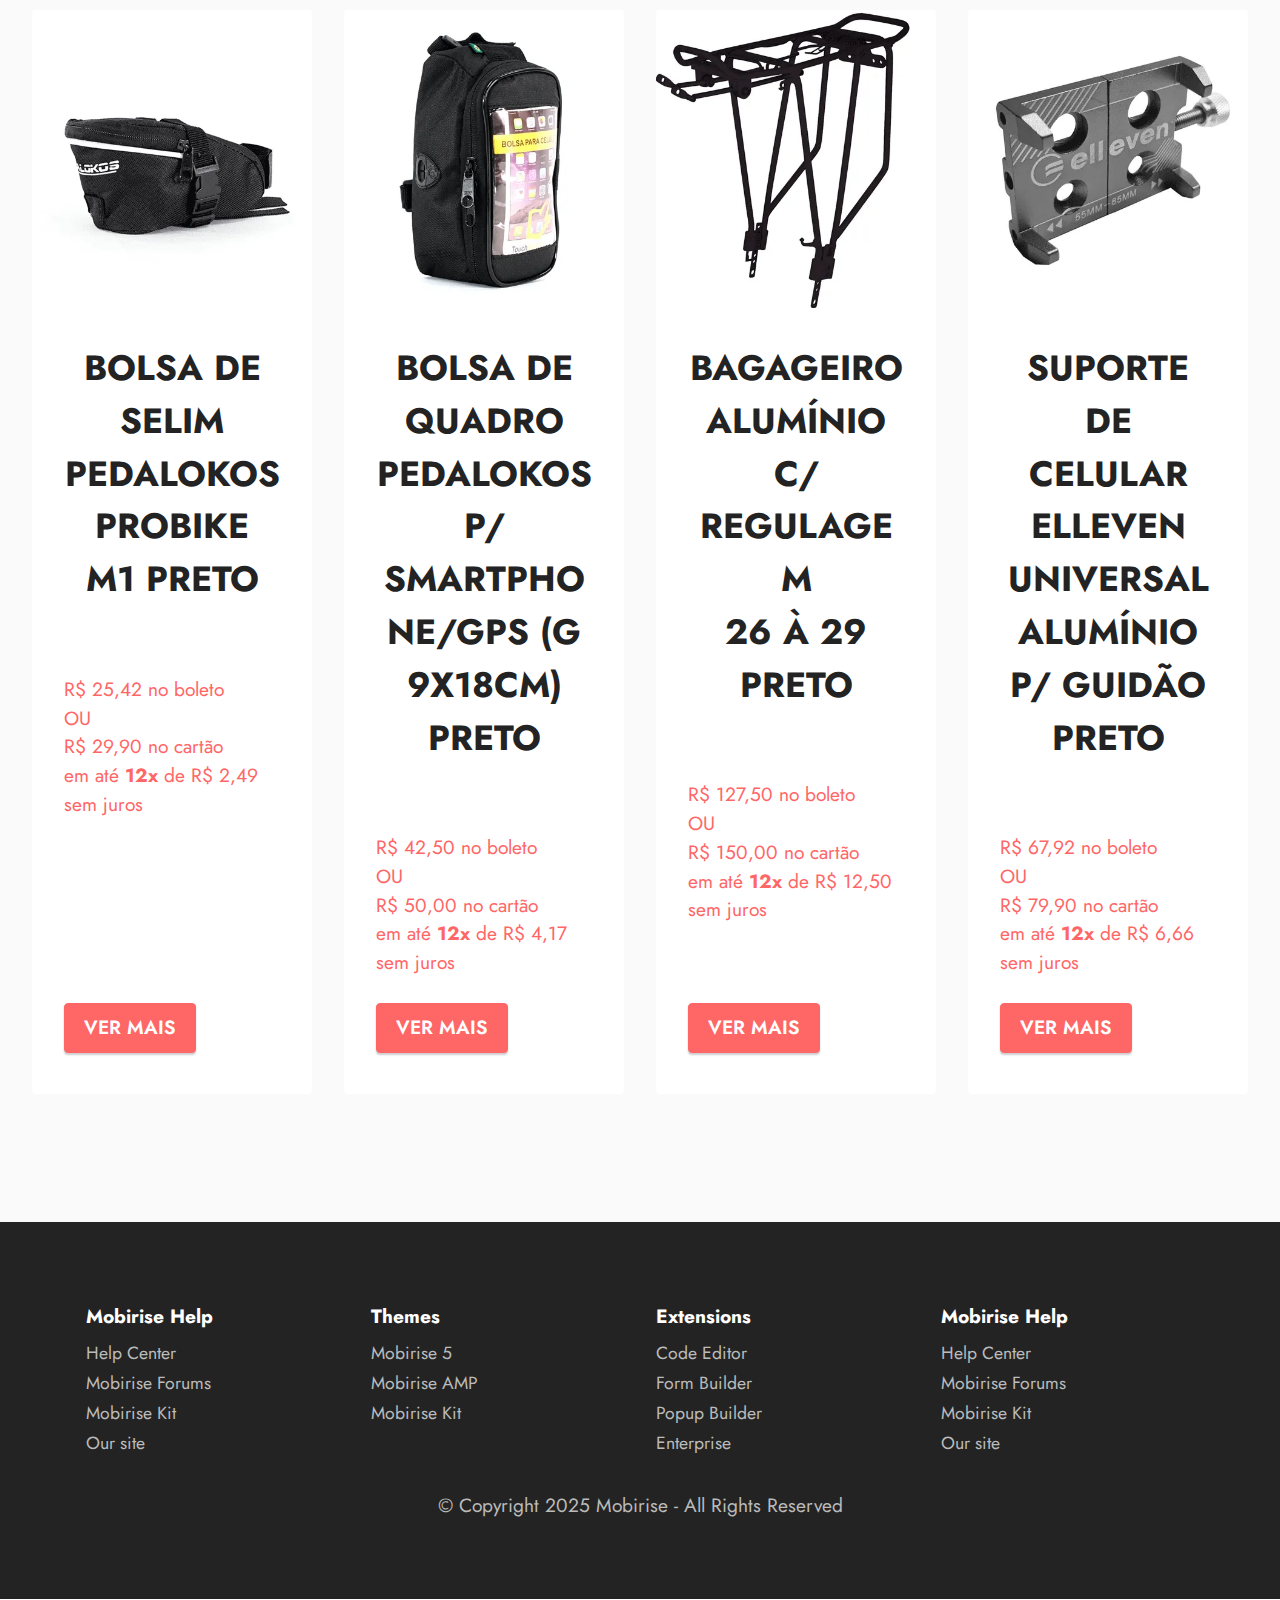
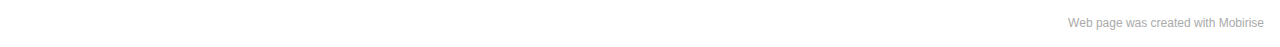
<file: Site 1/page3.html>
<!DOCTYPE html>
<html  >
<head>
  <!-- Site made with Mobirise Website Builder v5.5.2, https://mobirise.com -->
  <meta charset="UTF-8">
  <meta http-equiv="X-UA-Compatible" content="IE=edge">
  <meta name="generator" content="Mobirise v5.5.2, mobirise.com">
  <meta name="viewport" content="width=device-width, initial-scale=1, minimum-scale=1">
  <link rel="shortcut icon" href="assets/images/mbr-96x83.png" type="image/x-icon">
  <meta name="description" content="">
  
  
  <title>acessorios</title>
  <link rel="stylesheet" href="assets/web/assets/mobirise-icons2/mobirise2.css">
  <link rel="stylesheet" href="assets/bootstrap/css/bootstrap.min.css">
  <link rel="stylesheet" href="assets/bootstrap/css/bootstrap-grid.min.css">
  <link rel="stylesheet" href="assets/bootstrap/css/bootstrap-reboot.min.css">
  <link rel="stylesheet" href="assets/dropdown/css/style.css">
  <link rel="stylesheet" href="assets/socicon/css/styles.css">
  <link rel="stylesheet" href="assets/theme/css/style.css">
  <link rel="preload" href="https://fonts.googleapis.com/css?family=Jost:100,200,300,400,500,600,700,800,900,100i,200i,300i,400i,500i,600i,700i,800i,900i&display=swap" as="style" onload="this.onload=null;this.rel='stylesheet'">
  <noscript><link rel="stylesheet" href="https://fonts.googleapis.com/css?family=Jost:100,200,300,400,500,600,700,800,900,100i,200i,300i,400i,500i,600i,700i,800i,900i&display=swap"></noscript>
  <link rel="preload" as="style" href="assets/mobirise/css/mbr-additional.css"><link rel="stylesheet" href="assets/mobirise/css/mbr-additional.css" type="text/css">
  
  
  
  
</head>
<body>
  
  <section data-bs-version="5.1" class="menu menu1 cid-tnOWhb5mJ2" once="menu" id="menu1-11">
    

    <nav class="navbar navbar-dropdown navbar-fixed-top navbar-expand-lg">
        <div class="container">
            <div class="navbar-brand">
                <span class="navbar-logo">
                    
                        <img src="assets/images/mbr-96x83.png" alt="" style="height: 3rem;">
                    
                </span>
                <span class="navbar-caption-wrap"><a class="navbar-caption text-black text-primary display-7" href="index.html">Empório Bikes</a></span>
            </div>
            <button class="navbar-toggler" type="button" data-toggle="collapse" data-bs-toggle="collapse" data-target="#navbarSupportedContent" data-bs-target="#navbarSupportedContent" aria-controls="navbarNavAltMarkup" aria-expanded="false" aria-label="Toggle navigation">
                <div class="hamburger">
                    <span></span>
                    <span></span>
                    <span></span>
                    <span></span>
                </div>
            </button>
            <div class="collapse navbar-collapse" id="navbarSupportedContent">
                <ul class="navbar-nav nav-dropdown nav-right" data-app-modern-menu="true"><li class="nav-item"><a class="nav-link link text-black text-primary display-4" href="page2.html">Componentes</a></li>
                    <li class="nav-item"><a class="nav-link link text-black text-primary display-4" href="page3.html">Acessórios</a></li>
                    <li class="nav-item"><a class="nav-link link text-black text-primary display-4" href="page4.html">Ferramentas</a>
                    </li></ul>
                <div class="icons-menu">
                    
                        <span class="p-2 mbr-iconfont mobi-mbri-user-2 mobi-mbri" style="color: rgb(0, 0, 0); fill: rgb(0, 0, 0);"></span>
                    
                    
                        <span class="p-2 mbr-iconfont mobi-mbri-shopping-cart mobi-mbri" style="color: rgb(0, 0, 0); fill: rgb(0, 0, 0);"></span>
                    
                    
                        <span class="p-2 mbr-iconfont socicon-whatsapp socicon" style="color: rgb(0, 0, 0); fill: rgb(0, 0, 0);"></span>
                    
                    
                        <span class="p-2 mbr-iconfont mobi-mbri-phone mobi-mbri" style="color: rgb(0, 0, 0); fill: rgb(0, 0, 0);"></span>
                    
                </div>
                
            </div>
        </div>
    </nav>
</section>

<section data-bs-version="5.1" class="gallery2 cid-tnPm6J2b9R" id="gallery2-1b">
    
    
    <div class="container-fluid">
        <div class="mbr-section-head">
            <h4 class="mbr-section-title mbr-fonts-style align-center mb-0 display-2"><strong>ACESSÓRIOS</strong></h4>
            
        </div>
        <div class="row mt-4">
            <div class="item features-image сol-12 col-md-6 col-lg-3">
                <div class="item-wrapper">
                    <div class="item-img">
                        <img src="assets/images/mochila-de-hidratacao-2l-pedalokos-slim-c-refil-d-495x495fill-ffffffcrop-center.webp" alt="">
                    </div>
                    <div class="item-content">
                        <h5 class="item-title mbr-fonts-style display-5"><strong>MOCHILA DE HIDRATAÇÃO 2L PEDALOKOS</strong><div><strong>SLIM C/ REFIL VERMELHO</strong></div><div><strong><br></strong></div></h5>
                        
                        <p class="mbr-text mbr-fonts-style mt-3 display-7">R$ 228,65 no boleto
<br>OU
<br>R$ 269,00 no cartão
<br>em até <strong>12x </strong>de R$ 22,42 sem juros<br><br></p>
                    </div>
                    <div class="mbr-section-btn item-footer mt-2"><a href="" class="btn item-btn btn-secondary display-7" target="_blank">VER MAIS<br></a></div>
                </div>
            </div>
            <div class="item features-image сol-12 col-md-6 col-lg-3">
                <div class="item-wrapper">
                    <div class="item-img">
                        <img src="assets/images/mochila-de-hidratacao-2l-pedalokos-slim-c-refil-d-2-495x495fill-ffffffcrop-center.webp" alt="">
                    </div>
                    <div class="item-content">
                        <h5 class="item-title mbr-fonts-style display-5"><strong>MOCHILA DE HIDRATAÇÃO 2L</strong><div><strong>PEDALOKOS SLIM C/ REFIL PRETO</strong></div><div><strong><br></strong></div></h5>
                        
                        <p class="mbr-text mbr-fonts-style mt-3 display-7">R$ 228,65 no boleto
<br>OU
<br>R$ 269,00 no cartão
<br>em até <strong>12x </strong>de R$ 22,42 sem juros</p>
                    </div>
                    <div class="mbr-section-btn item-footer mt-2"><a href="" class="btn item-btn btn-secondary display-7" target="_blank">VER MAIS</a></div>
                </div>
            </div>
            <div class="item features-image сol-12 col-md-6 col-lg-3">
                <div class="item-wrapper">
                    <div class="item-img">
                        <img src="assets/images/mochila-de-hidratacao-2l-pedalokos-slim-c-refil-2-495x495fill-ffffffcrop-center.webp" alt="">
                    </div>
                    <div class="item-content">
                        <h5 class="item-title mbr-fonts-style display-5"><strong>MOCHILA DE HIDRATAÇÃO 2L PEDALOKOS</strong><div><strong>SLIM C/ REFIL AZUL</strong></div><div><br></div></h5>
                        
                        <p class="mbr-text mbr-fonts-style mt-3 display-7">R$ 228,65 no boleto
<br>OU
<br>R$ 269,00 no cartão
<br>em até <strong>12x </strong>de R$ 22,42 sem juros</p>
                    </div>
                    <div class="mbr-section-btn item-footer mt-2"><a href="" class="btn item-btn btn-secondary display-7" target="_blank">VER MAIS</a></div>
                </div>
            </div>
            <div class="item features-image сol-12 col-md-6 col-lg-3">
                <div class="item-wrapper">
                    <div class="item-img">
                        <img src="assets/images/cadeirinha-yepp-mini-thule-2-495x495fill-ffffffcrop-center.webp" alt="" title="">
                    </div>
                    <div class="item-content">
                        <h5 class="item-title mbr-fonts-style display-5"><strong>CADEIRINHA THULE FRONT.</strong><div><strong>YEPP MINI (12020101) PRETO</strong></div><div><strong>Infantil</strong></div><div><br></div></h5>
                        
                        <p class="mbr-text mbr-fonts-style mt-3 display-7">R$ 1.078,65 no boleto
<br>OU
<br>R$ 1.269,00 no cartão
<br>em até <strong>12x </strong>de R$ 105,75 sem juros</p>
                    </div>
                    <div class="mbr-section-btn item-footer mt-2"><a href="" class="btn item-btn btn-secondary display-7" target="_blank">VER MAIS</a></div>
                </div>
            </div>
        </div>
    </div>
</section>

<section data-bs-version="5.1" class="gallery2 cid-tnPm7ontMZ" id="gallery2-1c">
    
    
    <div class="container-fluid">
        
        <div class="row mt-4">
            <div class="item features-image сol-12 col-md-6 col-lg-3">
                <div class="item-wrapper">
                    <div class="item-img">
                        <img src="assets/images/bolsa-de-selim-pedalokos-probike-m1-detahes-495x495fill-ffffffcrop-center.webp" alt="">
                    </div>
                    <div class="item-content">
                        <h5 class="item-title mbr-fonts-style display-5"><strong>BOLSA DE SELIM PEDALOKOS PROBIKE</strong><div><strong>M1 PRETO</strong></div><div><br></div></h5>
                        
                        <p class="mbr-text mbr-fonts-style mt-3 display-7">R$ 25,42 no boleto<br>OU<br>R$ 29,90 no cartão<br>em até <strong>12x </strong>de R$ 2,49 sem juros<br></p>
                    </div>
                    <div class="mbr-section-btn item-footer mt-2"><a href="" class="btn item-btn btn-secondary display-7" target="_blank">VER MAIS</a></div>
                </div>
            </div>
            <div class="item features-image сol-12 col-md-6 col-lg-3">
                <div class="item-wrapper">
                    <div class="item-img">
                        <img src="assets/images/bolsa-de-quadro-pedalokos-p-smartphonegps-g-9x18cm-495x495fill-ffffffcrop-center.webp" alt="">
                    </div>
                    <div class="item-content">
                        <h5 class="item-title mbr-fonts-style display-5"><strong>BOLSA DE QUADRO PEDALOKOS</strong><div><strong>P/ SMARTPHONE/GPS (G 9X18CM) PRETO</strong></div><div><br></div></h5>
                        
                        <p class="mbr-text mbr-fonts-style mt-3 display-7">R$ 42,50 no boleto<br>OU<br>R$ 50,00 no cartão<br>em até <strong>12x </strong>de R$ 4,17 sem juros<br></p>
                    </div>
                    <div class="mbr-section-btn item-footer mt-2"><a href="" class="btn item-btn btn-secondary display-7" target="_blank">VER MAIS</a></div>
                </div>
            </div>
            <div class="item features-image сol-12 col-md-6 col-lg-3">
                <div class="item-wrapper">
                    <div class="item-img">
                        <img src="assets/images/bagageiro-aluminio-c-regulagem-26-a-29-495x495fill-ffffffcrop-center.webp" alt="">
                    </div>
                    <div class="item-content">
                        <h5 class="item-title mbr-fonts-style display-5"><strong>BAGAGEIRO ALUMÍNIO C/ REGULAGEM</strong><div><strong>26 À 29 PRETO</strong></div><div><br></div></h5>
                        
                        <p class="mbr-text mbr-fonts-style mt-3 display-7">R$ 127,50 no boleto<br>OU<br>R$ 150,00 no cartão<br>em até <strong>12x </strong>de R$ 12,50 sem juros<br></p>
                    </div>
                    <div class="mbr-section-btn item-footer mt-2"><a href="" class="btn item-btn btn-secondary display-7" target="_blank">VER MAIS</a></div>
                </div>
            </div>
            <div class="item features-image сol-12 col-md-6 col-lg-3">
                <div class="item-wrapper">
                    <div class="item-img">
                        <img src="assets/images/suporte-de-celular-elleven-universal-aluminio-p-guidao-495x495fill-ffffffcrop-center.webp" alt="" title="">
                    </div>
                    <div class="item-content">
                        <h5 class="item-title mbr-fonts-style display-5"><strong>SUPORTE DE CELULAR ELLEVEN</strong><div><strong>UNIVERSAL ALUMÍNIO P/ GUIDÃO PRETO</strong></div><div><br></div></h5>
                        
                        <p class="mbr-text mbr-fonts-style mt-3 display-7">R$ 67,92 no boleto<br>OU<br>R$ 79,90 no cartão<br>em até <strong>12x </strong>de R$ 6,66 sem juros<br></p>
                    </div>
                    <div class="mbr-section-btn item-footer mt-2"><a href="" class="btn item-btn btn-secondary display-7" target="_blank">VER MAIS</a></div>
                </div>
            </div>
        </div>
    </div>
</section>

<section data-bs-version="5.1" class="footer2 cid-tu8CvPur7m" once="footers" id="footer2-1i">

    
    
    <div class="container">
        <div class="row mbr-white">
            <div class="col-6 col-md-4 col-lg-3">
                <h5 class="mbr-section-subtitle mbr-fonts-style mb-2 display-7">
                    <strong>Mobirise Help</strong>
                </h5>
                <ul class="list mbr-fonts-style display-4">
                    <li class="mbr-text item-wrap">Help Center</li>
                    <li class="mbr-text item-wrap">Mobirise Forums</li>
                    <li class="mbr-text item-wrap">Mobirise Kit</li>
                    <li class="mbr-text item-wrap">Our site</li>
                </ul>
            </div>
            <div class="col-6 col-md-4 col-lg-3">
                <h5 class="mbr-section-subtitle mbr-fonts-style mb-2 display-7">
                    <strong>Themes</strong>
                </h5>
                <ul class="list mbr-fonts-style display-4">
                    <li class="mbr-text item-wrap">Mobirise 5</li>
                    <li class="mbr-text item-wrap">Mobirise AMP</li>
                    <li class="mbr-text item-wrap">Mobirise Kit</li>
                </ul>
            </div>
            <div class="col-6 col-md-4 col-lg-3">
                <h5 class="mbr-section-subtitle mbr-fonts-style mb-2 display-7">
                    <strong>Extensions</strong>
                </h5>
                <ul class="list mbr-fonts-style display-4">
                    <li class="mbr-text item-wrap">Code Editor</li>
                    <li class="mbr-text item-wrap">Form Builder</li>
                    <li class="mbr-text item-wrap">Popup Builder</li>
                    <li class="mbr-text item-wrap">Enterprise</li>
                </ul>
            </div>
            <div class="col-6 col-md-4 col-lg-3">
                <h5 class="mbr-section-subtitle mbr-fonts-style mb-2 display-7">
                    <strong>Mobirise Help</strong>
                </h5>
                <ul class="list mbr-fonts-style display-4">
                    <li class="mbr-text item-wrap">Help Center</li>
                    <li class="mbr-text item-wrap">Mobirise Forums</li>
                    <li class="mbr-text item-wrap">Mobirise Kit</li>
                    <li class="mbr-text item-wrap">Our site</li>
                </ul>
            </div>
            <div class="col-12 mt-4">
                <p class="mbr-text mb-0 mbr-fonts-style copyright align-center display-7">
                    © Copyright 2025 Mobirise - All Rights Reserved
                </p>
            </div>
        </div>
    </div>
</section><section style="background-color: #fff; font-family: -apple-system, BlinkMacSystemFont, 'Segoe UI', 'Roboto', 'Helvetica Neue', Arial, sans-serif; color:#aaa; font-size:12px; padding: 0; align-items: center; display: flex;"><a href="https://mobirise.site/u" style="flex: 1 1; height: 3rem; padding-left: 1rem;"></a><p style="flex: 0 0 auto; margin:0; padding-right:1rem;">Web page was <a href="https://mobirise.site/h" style="color:#aaa;">created with</a> Mobirise</p></section><script src="assets/bootstrap/js/bootstrap.bundle.min.js"></script>  <script src="assets/smoothscroll/smooth-scroll.js"></script>  <script src="assets/ytplayer/index.js"></script>  <script src="assets/dropdown/js/navbar-dropdown.js"></script>  <script src="assets/theme/js/script.js"></script>  
  
  
</body>
</html>
</file>
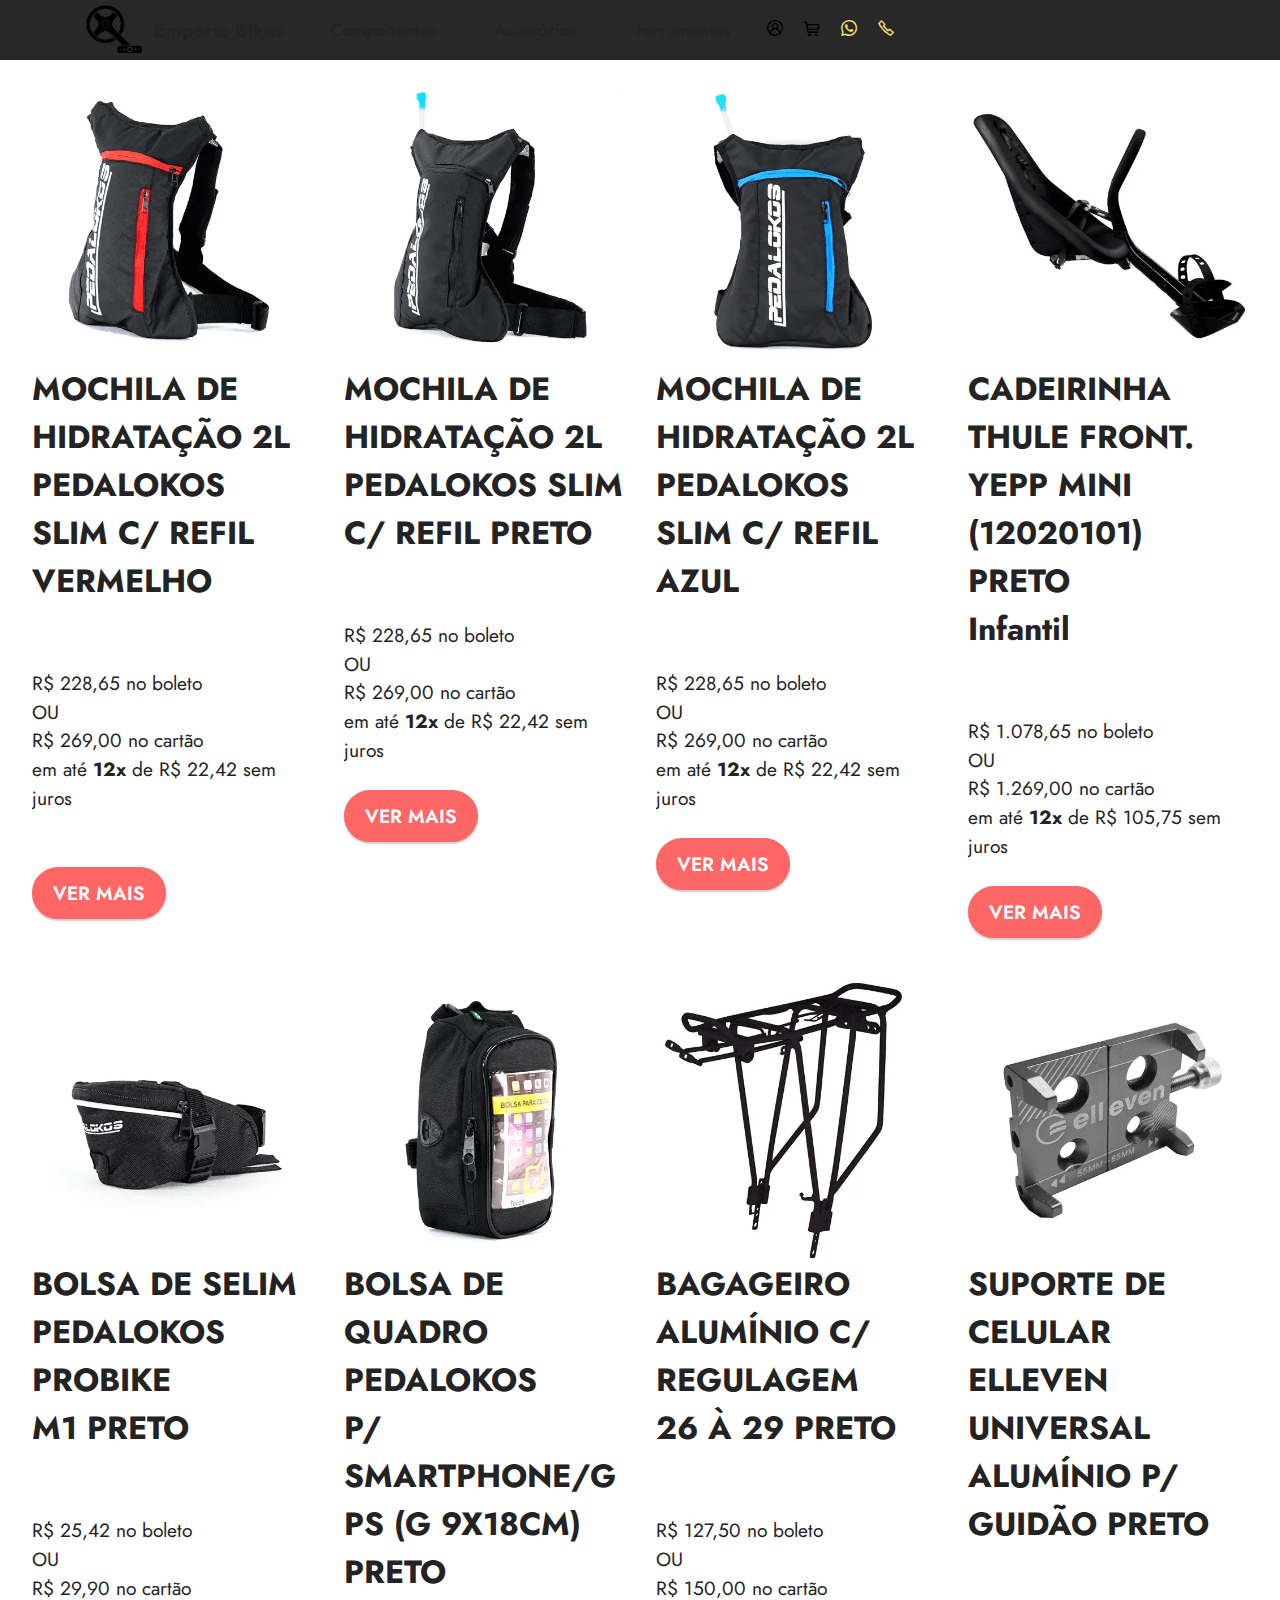
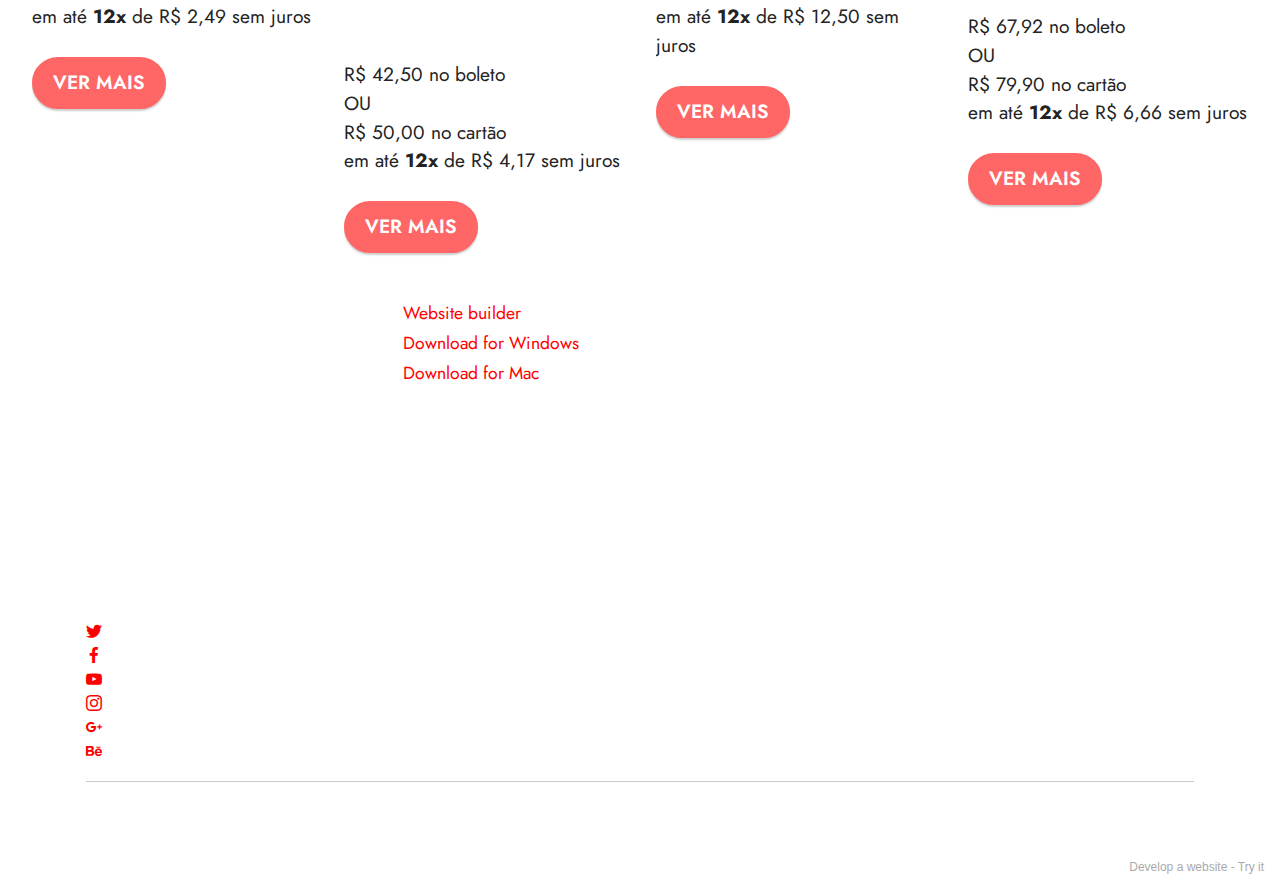
<file: site 1/page3.html>
<!DOCTYPE html>
<html  >
<head>
  <!-- Site made with Mobirise Website Builder v5.5.2, https://mobirise.com -->
  <meta charset="UTF-8">
  <meta http-equiv="X-UA-Compatible" content="IE=edge">
  <meta name="generator" content="Mobirise v5.5.2, mobirise.com">
  <meta name="viewport" content="width=device-width, initial-scale=1, minimum-scale=1">
  <link rel="shortcut icon" href="assets/images/mbr-96x83.png" type="image/x-icon">
  <meta name="description" content="">
  
  
  <title>acessorios</title>
  <link rel="stylesheet" href="assets/web/assets/mobirise-icons2/mobirise2.css">
  <link rel="stylesheet" href="assets/bootstrap/css/bootstrap.min.css">
  <link rel="stylesheet" href="assets/bootstrap/css/bootstrap-grid.min.css">
  <link rel="stylesheet" href="assets/bootstrap/css/bootstrap-reboot.min.css">
  <link rel="stylesheet" href="assets/dropdown/css/style.css">
  <link rel="stylesheet" href="assets/socicon/css/styles.css">
  <link rel="stylesheet" href="assets/theme/css/style.css">
  <link rel="preload" href="https://fonts.googleapis.com/css?family=Jost:100,200,300,400,500,600,700,800,900,100i,200i,300i,400i,500i,600i,700i,800i,900i&display=swap" as="style" onload="this.onload=null;this.rel='stylesheet'">
  <noscript><link rel="stylesheet" href="https://fonts.googleapis.com/css?family=Jost:100,200,300,400,500,600,700,800,900,100i,200i,300i,400i,500i,600i,700i,800i,900i&display=swap"></noscript>
  <link rel="preload" as="style" href="assets/mobirise/css/mbr-additional.css"><link rel="stylesheet" href="assets/mobirise/css/mbr-additional.css" type="text/css">
  
  
  
  
</head>
<body>
  
  <section data-bs-version="5.1" class="menu menu1 cid-tnOWhb5mJ2" once="menu" id="menu1-11">
    

    <nav class="navbar navbar-dropdown navbar-fixed-top navbar-expand-lg">
        <div class="container">
            <div class="navbar-brand">
                <span class="navbar-logo">
                    
                        <img src="assets/images/mbr-96x83.png" alt="" style="height: 3rem;">
                    
                </span>
                <span class="navbar-caption-wrap"><a class="navbar-caption text-black text-primary display-7" href="index.html">Empório Bikes</a></span>
            </div>
            <button class="navbar-toggler" type="button" data-toggle="collapse" data-bs-toggle="collapse" data-target="#navbarSupportedContent" data-bs-target="#navbarSupportedContent" aria-controls="navbarNavAltMarkup" aria-expanded="false" aria-label="Toggle navigation">
                <div class="hamburger">
                    <span></span>
                    <span></span>
                    <span></span>
                    <span></span>
                </div>
            </button>
            <div class="collapse navbar-collapse" id="navbarSupportedContent">
                <ul class="navbar-nav nav-dropdown nav-right" data-app-modern-menu="true"><li class="nav-item"><a class="nav-link link text-black text-primary display-4" href="page2.html">Componentes</a></li>
                    <li class="nav-item"><a class="nav-link link text-black text-primary display-4" href="page3.html">Acessórios</a></li>
                    <li class="nav-item"><a class="nav-link link text-black text-primary display-4" href="page4.html">Ferramentas</a>
                    </li></ul>
                <div class="icons-menu">
                    
                        <a href="page5.html" target="_blank"><span class="p-2 mbr-iconfont mobi-mbri-user-2 mobi-mbri" style="color: rgb(0, 0, 0); fill: rgb(0, 0, 0);"></span></a>
                    
                    
                        <a href="page6.html" target="_blank"><span class="p-2 mbr-iconfont mobi-mbri-shopping-cart mobi-mbri" style="color: rgb(0, 0, 0); fill: rgb(0, 0, 0);"></span></a>
                    
                    
                        <span class="p-2 mbr-iconfont socicon-whatsapp socicon" style="color: rgb(255, 225, 97); fill: rgb(255, 225, 97);"></span>
                    
                    
                        <span class="p-2 mbr-iconfont mobi-mbri-phone mobi-mbri" style="color: rgb(255, 225, 97); fill: rgb(255, 225, 97);"></span>
                    
                </div>
                
            </div>
        </div>
    </nav>
</section>

<section data-bs-version="5.1" class="gallery2 cid-tnPm6J2b9R" id="gallery2-1b">
    
    
    <div class="container-fluid">
        <div class="mbr-section-head">
            <h4 class="mbr-section-title mbr-fonts-style align-center mb-0 display-2"><strong>ACESSÓRIOS</strong></h4>
            
        </div>
        <div class="row mt-4">
            <div class="item features-image сol-12 col-md-6 col-lg-3">
                <div class="item-wrapper">
                    <div class="item-img">
                        <img src="assets/images/mochila-de-hidratacao-2l-pedalokos-slim-c-refil-d-495x495fill-ffffffcrop-center.webp" alt="">
                    </div>
                    <div class="item-content">
                        <h5 class="item-title mbr-fonts-style display-5"><strong>MOCHILA DE HIDRATAÇÃO 2L PEDALOKOS</strong><div><strong>SLIM C/ REFIL VERMELHO</strong></div><div><strong><br></strong></div></h5>
                        
                        <p class="mbr-text mbr-fonts-style mt-3 display-7">R$ 228,65 no boleto
<br>OU
<br>R$ 269,00 no cartão
<br>em até <strong>12x </strong>de R$ 22,42 sem juros<br><br></p>
                    </div>
                    <div class="mbr-section-btn item-footer mt-2"><a href="" class="btn item-btn btn-secondary display-7" target="_blank">VER MAIS<br></a></div>
                </div>
            </div>
            <div class="item features-image сol-12 col-md-6 col-lg-3">
                <div class="item-wrapper">
                    <div class="item-img">
                        <img src="assets/images/mochila-de-hidratacao-2l-pedalokos-slim-c-refil-d-2-495x495fill-ffffffcrop-center.webp" alt="">
                    </div>
                    <div class="item-content">
                        <h5 class="item-title mbr-fonts-style display-5"><strong>MOCHILA DE HIDRATAÇÃO 2L</strong><div><strong>PEDALOKOS SLIM C/ REFIL PRETO</strong></div><div><strong><br></strong></div></h5>
                        
                        <p class="mbr-text mbr-fonts-style mt-3 display-7">R$ 228,65 no boleto
<br>OU
<br>R$ 269,00 no cartão
<br>em até <strong>12x </strong>de R$ 22,42 sem juros</p>
                    </div>
                    <div class="mbr-section-btn item-footer mt-2"><a href="" class="btn item-btn btn-secondary display-7" target="_blank">VER MAIS</a></div>
                </div>
            </div>
            <div class="item features-image сol-12 col-md-6 col-lg-3">
                <div class="item-wrapper">
                    <div class="item-img">
                        <img src="assets/images/mochila-de-hidratacao-2l-pedalokos-slim-c-refil-2-495x495fill-ffffffcrop-center.webp" alt="">
                    </div>
                    <div class="item-content">
                        <h5 class="item-title mbr-fonts-style display-5"><strong>MOCHILA DE HIDRATAÇÃO 2L PEDALOKOS</strong><div><strong>SLIM C/ REFIL AZUL</strong></div><div><br></div></h5>
                        
                        <p class="mbr-text mbr-fonts-style mt-3 display-7">R$ 228,65 no boleto
<br>OU
<br>R$ 269,00 no cartão
<br>em até <strong>12x </strong>de R$ 22,42 sem juros</p>
                    </div>
                    <div class="mbr-section-btn item-footer mt-2"><a href="" class="btn item-btn btn-secondary display-7" target="_blank">VER MAIS</a></div>
                </div>
            </div>
            <div class="item features-image сol-12 col-md-6 col-lg-3">
                <div class="item-wrapper">
                    <div class="item-img">
                        <img src="assets/images/cadeirinha-yepp-mini-thule-2-495x495fill-ffffffcrop-center.webp" alt="" title="">
                    </div>
                    <div class="item-content">
                        <h5 class="item-title mbr-fonts-style display-5"><strong>CADEIRINHA THULE FRONT.</strong><div><strong>YEPP MINI (12020101) PRETO</strong></div><div><strong>Infantil</strong></div><div><br></div></h5>
                        
                        <p class="mbr-text mbr-fonts-style mt-3 display-7">R$ 1.078,65 no boleto
<br>OU
<br>R$ 1.269,00 no cartão
<br>em até <strong>12x </strong>de R$ 105,75 sem juros</p>
                    </div>
                    <div class="mbr-section-btn item-footer mt-2"><a href="" class="btn item-btn btn-secondary display-7" target="_blank">VER MAIS</a></div>
                </div>
            </div>
        </div>
    </div>
</section>

<section data-bs-version="5.1" class="gallery2 cid-tnPm7ontMZ" id="gallery2-1c">
    
    
    <div class="container-fluid">
        
        <div class="row mt-4">
            <div class="item features-image сol-12 col-md-6 col-lg-3">
                <div class="item-wrapper">
                    <div class="item-img">
                        <img src="assets/images/bolsa-de-selim-pedalokos-probike-m1-detahes-495x495fill-ffffffcrop-center.webp" alt="">
                    </div>
                    <div class="item-content">
                        <h5 class="item-title mbr-fonts-style display-5"><strong>BOLSA DE SELIM PEDALOKOS PROBIKE</strong><div><strong>M1 PRETO</strong></div><div><br></div></h5>
                        
                        <p class="mbr-text mbr-fonts-style mt-3 display-7">R$ 25,42 no boleto<br>OU<br>R$ 29,90 no cartão<br>em até <strong>12x </strong>de R$ 2,49 sem juros<br></p>
                    </div>
                    <div class="mbr-section-btn item-footer mt-2"><a href="" class="btn item-btn btn-secondary display-7" target="_blank">VER MAIS</a></div>
                </div>
            </div>
            <div class="item features-image сol-12 col-md-6 col-lg-3">
                <div class="item-wrapper">
                    <div class="item-img">
                        <img src="assets/images/bolsa-de-quadro-pedalokos-p-smartphonegps-g-9x18cm-495x495fill-ffffffcrop-center.webp" alt="">
                    </div>
                    <div class="item-content">
                        <h5 class="item-title mbr-fonts-style display-5"><strong>BOLSA DE QUADRO PEDALOKOS</strong><div><strong>P/ SMARTPHONE/GPS (G 9X18CM) PRETO</strong></div><div><br></div></h5>
                        
                        <p class="mbr-text mbr-fonts-style mt-3 display-7">R$ 42,50 no boleto<br>OU<br>R$ 50,00 no cartão<br>em até <strong>12x </strong>de R$ 4,17 sem juros<br></p>
                    </div>
                    <div class="mbr-section-btn item-footer mt-2"><a href="" class="btn item-btn btn-secondary display-7" target="_blank">VER MAIS</a></div>
                </div>
            </div>
            <div class="item features-image сol-12 col-md-6 col-lg-3">
                <div class="item-wrapper">
                    <div class="item-img">
                        <img src="assets/images/bagageiro-aluminio-c-regulagem-26-a-29-495x495fill-ffffffcrop-center.webp" alt="">
                    </div>
                    <div class="item-content">
                        <h5 class="item-title mbr-fonts-style display-5"><strong>BAGAGEIRO ALUMÍNIO C/ REGULAGEM</strong><div><strong>26 À 29 PRETO</strong></div><div><br></div></h5>
                        
                        <p class="mbr-text mbr-fonts-style mt-3 display-7">R$ 127,50 no boleto<br>OU<br>R$ 150,00 no cartão<br>em até <strong>12x </strong>de R$ 12,50 sem juros<br></p>
                    </div>
                    <div class="mbr-section-btn item-footer mt-2"><a href="" class="btn item-btn btn-secondary display-7" target="_blank">VER MAIS</a></div>
                </div>
            </div>
            <div class="item features-image сol-12 col-md-6 col-lg-3">
                <div class="item-wrapper">
                    <div class="item-img">
                        <img src="assets/images/suporte-de-celular-elleven-universal-aluminio-p-guidao-495x495fill-ffffffcrop-center.webp" alt="" title="">
                    </div>
                    <div class="item-content">
                        <h5 class="item-title mbr-fonts-style display-5"><strong>SUPORTE DE CELULAR ELLEVEN</strong><div><strong>UNIVERSAL ALUMÍNIO P/ GUIDÃO PRETO</strong></div><div><br></div></h5>
                        
                        <p class="mbr-text mbr-fonts-style mt-3 display-7">R$ 67,92 no boleto<br>OU<br>R$ 79,90 no cartão<br>em até <strong>12x </strong>de R$ 6,66 sem juros<br></p>
                    </div>
                    <div class="mbr-section-btn item-footer mt-2"><a href="" class="btn item-btn btn-secondary display-7" target="_blank">VER MAIS</a></div>
                </div>
            </div>
        </div>
    </div>
</section>

<section data-bs-version="5.1" class="footer6 cid-totLlua8uW" once="footers" id="footer6-1f">

    

    

    <div class="container">
        <div class="row content mbr-white">
            <div class="col-12 col-md-3 mbr-fonts-style display-7">
                <h5 class="mbr-section-subtitle mbr-fonts-style mb-2 display-7">
                    <strong>Address</strong>
                </h5>
                <p class="mbr-text mbr-fonts-style display-7">
                    1234 Street Name <br>
                    City, AA 99999
                </p> <br>
                <h5 class="mbr-section-subtitle mbr-fonts-style mb-2 mt-4 display-7">
                    <strong>Contacts</strong>
                </h5>
                <p class="mbr-text mbr-fonts-style mb-4 display-7">
                    Email: support@mobirise.com <br>
                    Phone: +1 (0) 000 0000 001 <br>
                    Fax: +1 (0) 000 0000 002
                </p>
            </div>
            <div class="col-12 col-md-3 mbr-fonts-style display-7">
                <h5 class="mbr-section-subtitle mbr-fonts-style mb-2 display-7">
                    <strong>Links</strong>
                </h5>
                <ul class="list mbr-fonts-style mb-4 display-4">
                    <li class="mbr-text item-wrap">
                        <a class="text-primary" href="https://mobirise.co/">Website builder</a>
                    </li>
                    <li class="mbr-text item-wrap">
                        <a class="text-primary" href="https://mobirise.co/">Download for Windows</a>
                    </li>
                    <li class="mbr-text item-wrap">
                        <a class="text-primary" href="https://mobirise.co/">Download for Mac</a>
                    </li>
                </ul>
                <h5 class="mbr-section-subtitle mbr-fonts-style mb-2 mt-5 display-7">
                    <strong>Feedback</strong>
                </h5>
                <p class="mbr-text mbr-fonts-style mb-4 display-7">
                    Please send us your ideas, bug reports, suggestions! Any feedback would be appreciated.
                </p>
            </div>
            <div class="col-12 col-md-6">
                <div class="google-map"><iframe frameborder="0" style="border:0" src="https://www.google.com/maps/embed/v1/place?key=AIzaSyCNveGQ9bfpKFwWzQLLftrR9hNiHwdqQG8&amp;q=350 5th Ave, New York, NY 10118" allowfullscreen=""></iframe></div>
            </div>
            <div class="col-md-6">
                <div class="social-list align-left">
                    <div class="soc-item">
                        <a href="https://twitter.com/mobirise" target="_blank">
                            <span class="socicon-twitter socicon mbr-iconfont mbr-iconfont-social"></span>
                        </a>
                    </div>
                    <div class="soc-item">
                        <a href="https://www.facebook.com/pages/Mobirise/1616226671953247" target="_blank">
                            <span class="socicon-facebook socicon mbr-iconfont mbr-iconfont-social"></span>
                        </a>
                    </div>
                    <div class="soc-item">
                        <a href="https://www.youtube.com/c/mobirise" target="_blank">
                            <span class="socicon-youtube socicon mbr-iconfont mbr-iconfont-social"></span>
                        </a>
                    </div>
                    <div class="soc-item">
                        <a href="https://instagram.com/mobirise" target="_blank">
                            <span class="socicon-instagram socicon mbr-iconfont mbr-iconfont-social"></span>
                        </a>
                    </div>
                    <div class="soc-item">
                        <a href="https://plus.google.com/u/0/+Mobirise" target="_blank">
                            <span class="socicon-googleplus socicon mbr-iconfont mbr-iconfont-social"></span>
                        </a>
                    </div>
                    <div class="soc-item">
                        <a href="https://www.behance.net/Mobirise" target="_blank">
                            <span class="socicon-behance socicon mbr-iconfont mbr-iconfont-social"></span>
                        </a>
                    </div>
                </div>
            </div>
        </div>
        <div class="footer-lower">
            <div class="media-container-row">
                <div class="col-sm-12">
                    <hr>
                </div>
            </div>
            <div class="col-sm-12 copyright pl-0">
                <p class="mbr-text mbr-fonts-style mbr-white display-7">
                    © Copyright 2025 Mobirise - All Rights Reserved
                </p>
            </div>
        </div>
    </div>
</section><section style="background-color: #fff; font-family: -apple-system, BlinkMacSystemFont, 'Segoe UI', 'Roboto', 'Helvetica Neue', Arial, sans-serif; color:#aaa; font-size:12px; padding: 0; align-items: center; display: flex;"><a href="https://mobirise.site/m" style="flex: 1 1; height: 3rem; padding-left: 1rem;"></a><p style="flex: 0 0 auto; margin:0; padding-right:1rem;">Develop a website - <a href="https://mobirise.site/v" style="color:#aaa;">Try it</a></p></section><script src="assets/bootstrap/js/bootstrap.bundle.min.js"></script>  <script src="assets/smoothscroll/smooth-scroll.js"></script>  <script src="assets/ytplayer/index.js"></script>  <script src="assets/dropdown/js/navbar-dropdown.js"></script>  <script src="assets/theme/js/script.js"></script>  
  
  
</body>
</html>
</file>
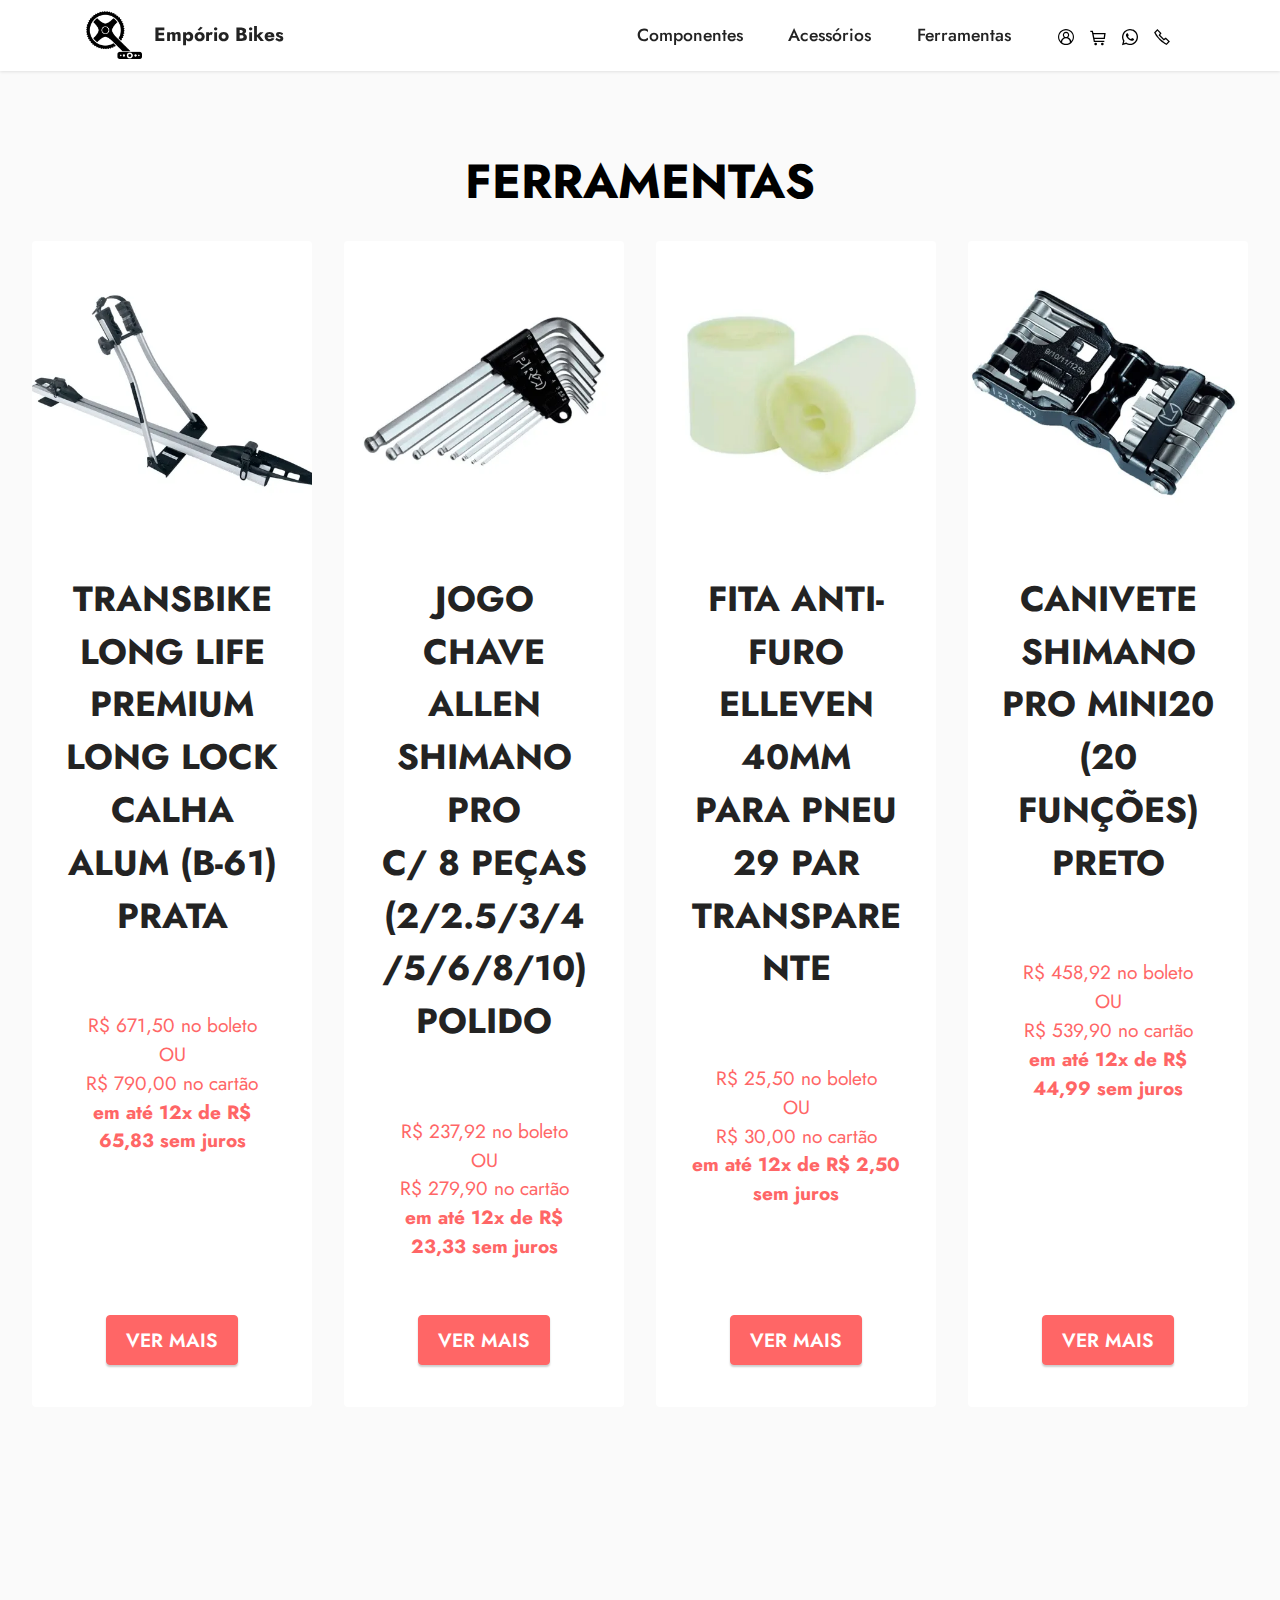
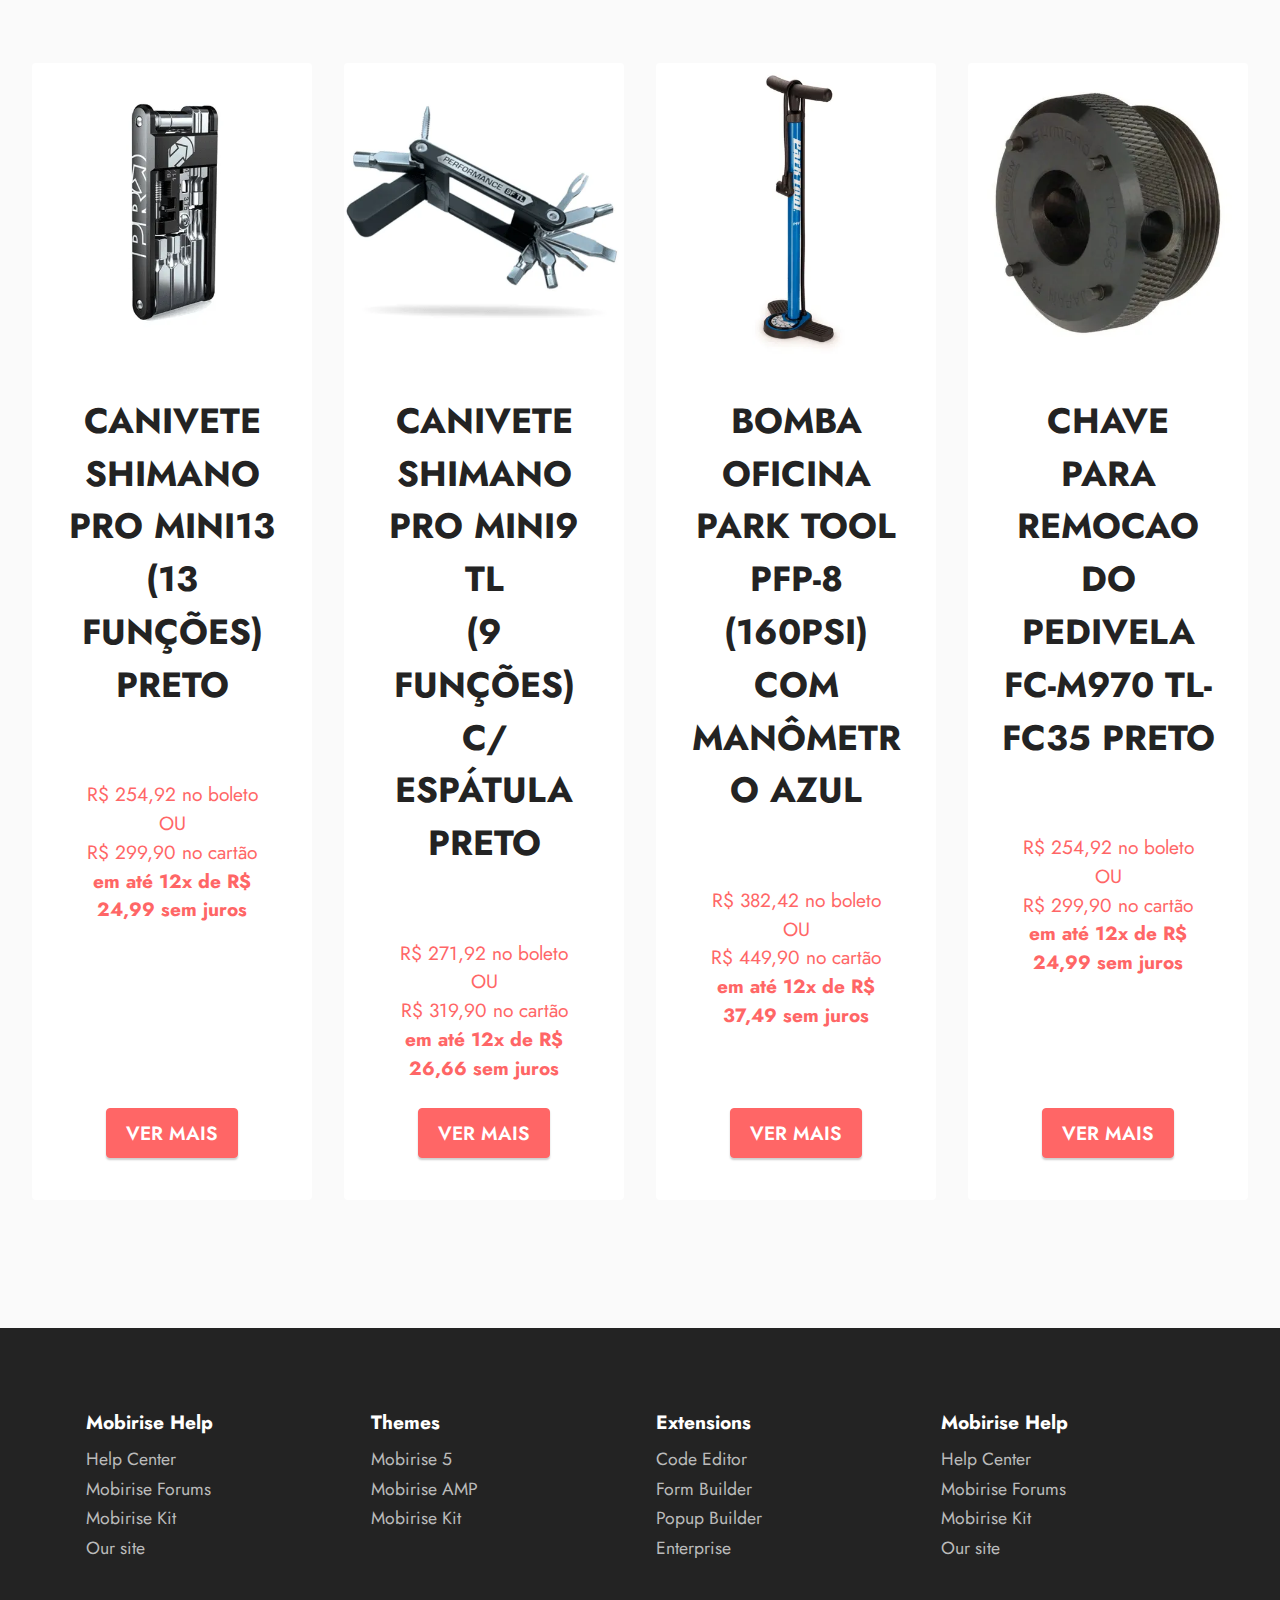
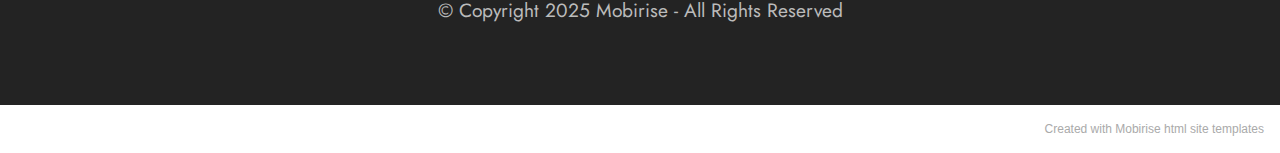
<file: Site 1/page4.html>
<!DOCTYPE html>
<html  >
<head>
  <!-- Site made with Mobirise Website Builder v5.5.2, https://mobirise.com -->
  <meta charset="UTF-8">
  <meta http-equiv="X-UA-Compatible" content="IE=edge">
  <meta name="generator" content="Mobirise v5.5.2, mobirise.com">
  <meta name="viewport" content="width=device-width, initial-scale=1, minimum-scale=1">
  <link rel="shortcut icon" href="assets/images/mbr-96x83.png" type="image/x-icon">
  <meta name="description" content="">
  
  
  <title>ferramentas</title>
  <link rel="stylesheet" href="assets/web/assets/mobirise-icons2/mobirise2.css">
  <link rel="stylesheet" href="assets/bootstrap/css/bootstrap.min.css">
  <link rel="stylesheet" href="assets/bootstrap/css/bootstrap-grid.min.css">
  <link rel="stylesheet" href="assets/bootstrap/css/bootstrap-reboot.min.css">
  <link rel="stylesheet" href="assets/dropdown/css/style.css">
  <link rel="stylesheet" href="assets/socicon/css/styles.css">
  <link rel="stylesheet" href="assets/theme/css/style.css">
  <link rel="preload" href="https://fonts.googleapis.com/css?family=Jost:100,200,300,400,500,600,700,800,900,100i,200i,300i,400i,500i,600i,700i,800i,900i&display=swap" as="style" onload="this.onload=null;this.rel='stylesheet'">
  <noscript><link rel="stylesheet" href="https://fonts.googleapis.com/css?family=Jost:100,200,300,400,500,600,700,800,900,100i,200i,300i,400i,500i,600i,700i,800i,900i&display=swap"></noscript>
  <link rel="preload" as="style" href="assets/mobirise/css/mbr-additional.css"><link rel="stylesheet" href="assets/mobirise/css/mbr-additional.css" type="text/css">
  
  
  
  
</head>
<body>
  
  <section data-bs-version="5.1" class="menu menu1 cid-tnOWhb5mJ2" once="menu" id="menu1-13">
    

    <nav class="navbar navbar-dropdown navbar-fixed-top navbar-expand-lg">
        <div class="container">
            <div class="navbar-brand">
                <span class="navbar-logo">
                    
                        <img src="assets/images/mbr-96x83.png" alt="" style="height: 3rem;">
                    
                </span>
                <span class="navbar-caption-wrap"><a class="navbar-caption text-black text-primary display-7" href="index.html">Empório Bikes</a></span>
            </div>
            <button class="navbar-toggler" type="button" data-toggle="collapse" data-bs-toggle="collapse" data-target="#navbarSupportedContent" data-bs-target="#navbarSupportedContent" aria-controls="navbarNavAltMarkup" aria-expanded="false" aria-label="Toggle navigation">
                <div class="hamburger">
                    <span></span>
                    <span></span>
                    <span></span>
                    <span></span>
                </div>
            </button>
            <div class="collapse navbar-collapse" id="navbarSupportedContent">
                <ul class="navbar-nav nav-dropdown nav-right" data-app-modern-menu="true"><li class="nav-item"><a class="nav-link link text-black text-primary display-4" href="page2.html">Componentes</a></li>
                    <li class="nav-item"><a class="nav-link link text-black text-primary display-4" href="page3.html">Acessórios</a></li>
                    <li class="nav-item"><a class="nav-link link text-black text-primary display-4" href="page4.html">Ferramentas</a>
                    </li></ul>
                <div class="icons-menu">
                    
                        <span class="p-2 mbr-iconfont mobi-mbri-user-2 mobi-mbri" style="color: rgb(0, 0, 0); fill: rgb(0, 0, 0);"></span>
                    
                    
                        <span class="p-2 mbr-iconfont mobi-mbri-shopping-cart mobi-mbri" style="color: rgb(0, 0, 0); fill: rgb(0, 0, 0);"></span>
                    
                    
                        <span class="p-2 mbr-iconfont socicon-whatsapp socicon" style="color: rgb(0, 0, 0); fill: rgb(0, 0, 0);"></span>
                    
                    
                        <span class="p-2 mbr-iconfont mobi-mbri-phone mobi-mbri" style="color: rgb(0, 0, 0); fill: rgb(0, 0, 0);"></span>
                    
                </div>
                
            </div>
        </div>
    </nav>
</section>

<section data-bs-version="5.1" class="gallery2 cid-tnPuqJpWpj" id="gallery2-1d">
    
    
    <div class="container-fluid">
        <div class="mbr-section-head">
            <h4 class="mbr-section-title mbr-fonts-style align-center mb-0 display-2"><strong>FERRAMENTAS</strong></h4>
            
        </div>
        <div class="row mt-4">
            <div class="item features-image сol-12 col-md-6 col-lg-3">
                <div class="item-wrapper">
                    <div class="item-img">
                        <img src="assets/images/transbike-long-life-premium-long-lock-calha-alum-b-61-495x495fill-ffffffcrop-center.webp" alt="">
                    </div>
                    <div class="item-content">
                        <h5 class="item-title mbr-fonts-style display-5"><strong>TRANSBIKE LONG LIFE PREMIUM</strong><div><strong>LONG LOCK CALHA ALUM (B-61) PRATA</strong></div><div><br></div></h5>
                        
                        <p class="mbr-text mbr-fonts-style mt-3 display-7">R$ 671,50 no boleto<br>OU<br>R$ 790,00 no cartão<br><strong>em até 12x de R$ 65,83 sem juros<br></strong><br></p>
                    </div>
                    <div class="mbr-section-btn item-footer mt-2"><a href="" class="btn item-btn btn-secondary display-7" target="_blank">VER MAIS</a></div>
                </div>
            </div>
            <div class="item features-image сol-12 col-md-6 col-lg-3">
                <div class="item-wrapper">
                    <div class="item-img">
                        <img src="assets/images/jogo-chave-allen-shimano-pro-c-8-pecas-2-25-3-4-5-6-8-10-495x495fill-ffffffcrop-center.webp" alt="">
                    </div>
                    <div class="item-content">
                        <h5 class="item-title mbr-fonts-style display-5"><strong>JOGO CHAVE ALLEN SHIMANO PRO</strong><div><strong>C/ 8 PEÇAS (2/2.5/3/4/5/6/8/10) POLIDO</strong></div><div><br></div></h5>
                        
                        <p class="mbr-text mbr-fonts-style mt-3 display-7">R$ 237,92 no boleto<br>OU<br>R$ 279,90 no cartão<br><strong>em até 12x de R$ 23,33 sem juros</strong><br><br></p>
                    </div>
                    <div class="mbr-section-btn item-footer mt-2"><a href="" class="btn item-btn btn-secondary display-7" target="_blank">VER MAIS</a></div>
                </div>
            </div>
            <div class="item features-image сol-12 col-md-6 col-lg-3">
                <div class="item-wrapper">
                    <div class="item-img">
                        <img src="assets/images/fita-elleven-2-495x495fill-ffffffcrop-center.webp" alt="">
                    </div>
                    <div class="item-content">
                        <h5 class="item-title mbr-fonts-style display-5"><strong>FITA ANTI-FURO ELLEVEN 40MM</strong><div><strong>PARA PNEU 29 PAR TRANSPARENTE</strong></div><div><br></div></h5>
                        
                        <p class="mbr-text mbr-fonts-style mt-3 display-7">R$ 25,50 no boleto<br>OU<br>R$ 30,00 no cartão<br><strong>em até 12x de R$ 2,50 sem juros</strong><br></p>
                    </div>
                    <div class="mbr-section-btn item-footer mt-2"><a href="" class="btn item-btn btn-secondary display-7" target="_blank">VER MAIS</a></div>
                </div>
            </div>
            <div class="item features-image сol-12 col-md-6 col-lg-3">
                <div class="item-wrapper">
                    <div class="item-img">
                        <img src="assets/images/canivete-shimano-pro-mini20-20-funcoes-495x495fill-ffffffcrop-center.webp" alt="" title="">
                    </div>
                    <div class="item-content">
                        <h5 class="item-title mbr-fonts-style display-5"><strong>CANIVETE SHIMANO PRO MINI20</strong><div><strong>(20 FUNÇÕES) PRETO<br></strong><div><br></div></div></h5>
                        
                        <p class="mbr-text mbr-fonts-style mt-3 display-7">R$ 458,92 no boleto<br>OU<br>R$ 539,90 no cartão<br><strong>em até 12x de R$ 44,99 sem juros</strong><br></p>
                    </div>
                    <div class="mbr-section-btn item-footer mt-2"><a href="" class="btn item-btn btn-secondary display-7" target="_blank">VER MAIS</a></div>
                </div>
            </div>
        </div>
    </div>
</section>

<section data-bs-version="5.1" class="gallery2 cid-tnPurvHpFl" id="gallery2-1e">
    
    
    <div class="container-fluid">
        
        <div class="row mt-4">
            
            <div class="item features-image сol-12 col-md-6 col-lg-3 active">
                <div class="item-wrapper">
                    <div class="item-img">
                        <img src="assets/images/canivete-shimano-pro-mini13-13-funcoes-detalhes-495x495fill-ffffffcrop-center.webp" data-slide-to="0" data-bs-slide-to="0" alt="">
                    </div>
                    <div class="item-content">
                        <h5 class="item-title mbr-fonts-style display-5"><strong>CANIVETE SHIMANO PRO MINI13</strong><div><strong>(13 FUNÇÕES) PRETO</strong></div><div><br></div></h5>
                        
                        <p class="mbr-text mbr-fonts-style mt-3 display-7">R$ 254,92 no boleto<br>OU<br>R$ 299,90 no cartão<br><strong>em até 12x de R$ 24,99 sem juros<br></strong><br></p>
                    </div>
                    <div class="mbr-section-btn item-footer mt-2"><a href="" class="btn item-btn btn-secondary display-7" target="_blank">VER MAIS</a></div>
                </div>
            </div><div class="item features-image сol-12 col-md-6 col-lg-3 active">
                <div class="item-wrapper">
                    <div class="item-img">
                        <img src="assets/images/canivete-shimano-pro-mini9-tl-9-funcoes-c-espatula-detalhes-495x495fill-ffffffcrop-center.webp" data-slide-to="1" data-bs-slide-to="1" alt="">
                    </div>
                    <div class="item-content">
                        <h5 class="item-title mbr-fonts-style display-5"><strong>CANIVETE SHIMANO PRO MINI9 TL</strong><div><strong>(9 FUNÇÕES) C/ ESPÁTULA PRETO</strong></div><div><br></div></h5>
                        
                        <p class="mbr-text mbr-fonts-style mt-3 display-7">R$ 271,92 no boleto<br>OU<br>R$ 319,90 no cartão<br><strong>em até 12x de R$ 26,66 sem juros</strong><br></p>
                    </div>
                    <div class="mbr-section-btn item-footer mt-2"><a href="" class="btn item-btn btn-secondary display-7" target="_blank">VER MAIS</a></div>
                </div>
            </div>
            <div class="item features-image сol-12 col-md-6 col-lg-3">
                <div class="item-wrapper">
                    <div class="item-img">
                        <img src="assets/images/bomba-oficina-park-tool-pfp-8-160psi-com-manometro-495x495fill-ffffffcrop-center.webp" data-slide-to="2" data-bs-slide-to="2" alt="">
                    </div>
                    <div class="item-content">
                        <h5 class="item-title mbr-fonts-style display-5"><strong>BOMBA OFICINA PARK TOOL PFP-8 (160PSI)</strong><div><strong>COM MANÔMETRO AZUL</strong></div><div><br></div></h5>
                        
                        <p class="mbr-text mbr-fonts-style mt-3 display-7">R$ 382,42 no boleto<br>OU<br>R$ 449,90 no cartão<br><strong>em até 12x de R$ 37,49 sem juros<br></strong><br></p>
                    </div>
                    <div class="mbr-section-btn item-footer mt-2"><a href="" class="btn item-btn btn-secondary display-7" target="_blank">VER MAIS</a></div>
                </div>
            </div>
            <div class="item features-image сol-12 col-md-6 col-lg-3">
                <div class="item-wrapper">
                    <div class="item-img">
                        <img src="assets/images/y13098200-1-495x495fill-ffffffcrop-center.webp" alt="" title="" data-slide-to="3" data-bs-slide-to="3">
                    </div>
                    <div class="item-content">
                        <h5 class="item-title mbr-fonts-style display-5"><strong>CHAVE PARA REMOCAO DO PEDIVELA</strong><div><strong>FC-M970 TL-FC35 PRETO</strong></div><div><br></div></h5>
                        
                        <p class="mbr-text mbr-fonts-style mt-3 display-7">R$ 254,92 no boleto<br>OU<br>R$ 299,90 no cartão<br><strong>em até 12x de R$ 24,99 sem juros</strong><br></p>
                    </div>
                    <div class="mbr-section-btn item-footer mt-2"><a href="" class="btn item-btn btn-secondary display-7" target="_blank">VER MAIS</a></div>
                </div>
            </div>
        </div>
    </div>
</section>

<section data-bs-version="5.1" class="footer2 cid-tu8CvPur7m" once="footers" id="footer2-1i">

    
    
    <div class="container">
        <div class="row mbr-white">
            <div class="col-6 col-md-4 col-lg-3">
                <h5 class="mbr-section-subtitle mbr-fonts-style mb-2 display-7">
                    <strong>Mobirise Help</strong>
                </h5>
                <ul class="list mbr-fonts-style display-4">
                    <li class="mbr-text item-wrap">Help Center</li>
                    <li class="mbr-text item-wrap">Mobirise Forums</li>
                    <li class="mbr-text item-wrap">Mobirise Kit</li>
                    <li class="mbr-text item-wrap">Our site</li>
                </ul>
            </div>
            <div class="col-6 col-md-4 col-lg-3">
                <h5 class="mbr-section-subtitle mbr-fonts-style mb-2 display-7">
                    <strong>Themes</strong>
                </h5>
                <ul class="list mbr-fonts-style display-4">
                    <li class="mbr-text item-wrap">Mobirise 5</li>
                    <li class="mbr-text item-wrap">Mobirise AMP</li>
                    <li class="mbr-text item-wrap">Mobirise Kit</li>
                </ul>
            </div>
            <div class="col-6 col-md-4 col-lg-3">
                <h5 class="mbr-section-subtitle mbr-fonts-style mb-2 display-7">
                    <strong>Extensions</strong>
                </h5>
                <ul class="list mbr-fonts-style display-4">
                    <li class="mbr-text item-wrap">Code Editor</li>
                    <li class="mbr-text item-wrap">Form Builder</li>
                    <li class="mbr-text item-wrap">Popup Builder</li>
                    <li class="mbr-text item-wrap">Enterprise</li>
                </ul>
            </div>
            <div class="col-6 col-md-4 col-lg-3">
                <h5 class="mbr-section-subtitle mbr-fonts-style mb-2 display-7">
                    <strong>Mobirise Help</strong>
                </h5>
                <ul class="list mbr-fonts-style display-4">
                    <li class="mbr-text item-wrap">Help Center</li>
                    <li class="mbr-text item-wrap">Mobirise Forums</li>
                    <li class="mbr-text item-wrap">Mobirise Kit</li>
                    <li class="mbr-text item-wrap">Our site</li>
                </ul>
            </div>
            <div class="col-12 mt-4">
                <p class="mbr-text mb-0 mbr-fonts-style copyright align-center display-7">
                    © Copyright 2025 Mobirise - All Rights Reserved
                </p>
            </div>
        </div>
    </div>
</section><section style="background-color: #fff; font-family: -apple-system, BlinkMacSystemFont, 'Segoe UI', 'Roboto', 'Helvetica Neue', Arial, sans-serif; color:#aaa; font-size:12px; padding: 0; align-items: center; display: flex;"><a href="https://mobirise.site/e" style="flex: 1 1; height: 3rem; padding-left: 1rem;"></a><p style="flex: 0 0 auto; margin:0; padding-right:1rem;"><a href="https://mobirise.site/t" style="color:#aaa;">Created</a> with Mobirise html site templates</p></section><script src="assets/bootstrap/js/bootstrap.bundle.min.js"></script>  <script src="assets/smoothscroll/smooth-scroll.js"></script>  <script src="assets/ytplayer/index.js"></script>  <script src="assets/dropdown/js/navbar-dropdown.js"></script>  <script src="assets/theme/js/script.js"></script>  
  
  
</body>
</html>
</file>
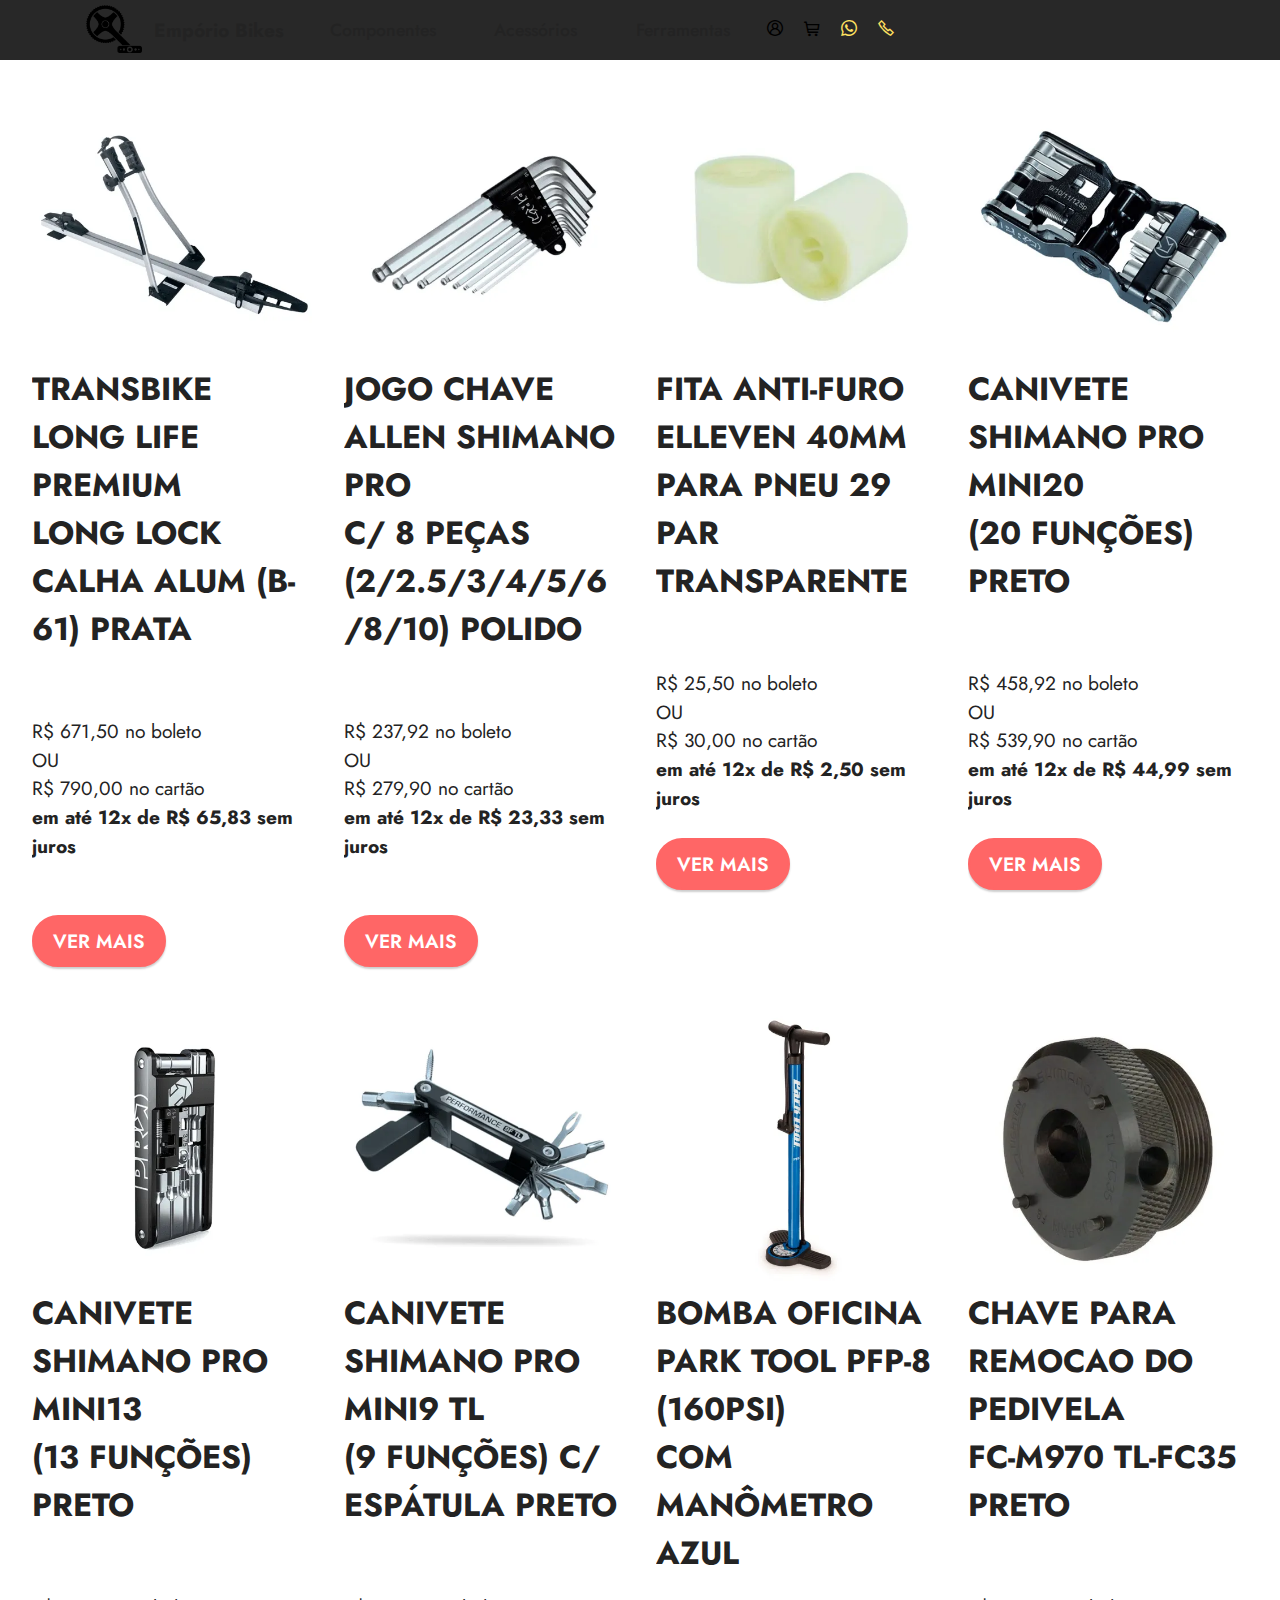
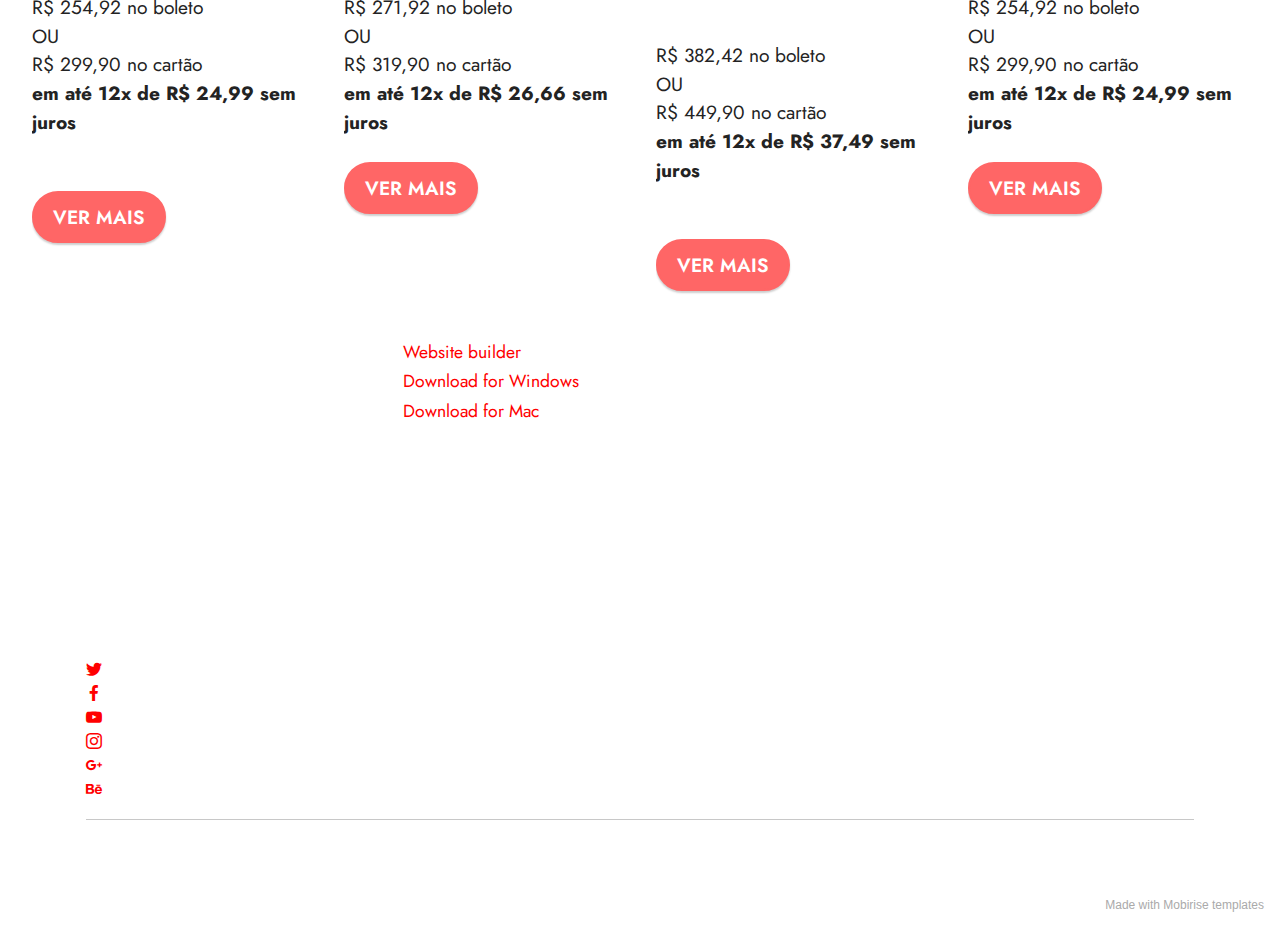
<file: site 1/page4.html>
<!DOCTYPE html>
<html  >
<head>
  <!-- Site made with Mobirise Website Builder v5.5.2, https://mobirise.com -->
  <meta charset="UTF-8">
  <meta http-equiv="X-UA-Compatible" content="IE=edge">
  <meta name="generator" content="Mobirise v5.5.2, mobirise.com">
  <meta name="viewport" content="width=device-width, initial-scale=1, minimum-scale=1">
  <link rel="shortcut icon" href="assets/images/mbr-96x83.png" type="image/x-icon">
  <meta name="description" content="">
  
  
  <title>ferramentas</title>
  <link rel="stylesheet" href="assets/web/assets/mobirise-icons2/mobirise2.css">
  <link rel="stylesheet" href="assets/bootstrap/css/bootstrap.min.css">
  <link rel="stylesheet" href="assets/bootstrap/css/bootstrap-grid.min.css">
  <link rel="stylesheet" href="assets/bootstrap/css/bootstrap-reboot.min.css">
  <link rel="stylesheet" href="assets/dropdown/css/style.css">
  <link rel="stylesheet" href="assets/socicon/css/styles.css">
  <link rel="stylesheet" href="assets/theme/css/style.css">
  <link rel="preload" href="https://fonts.googleapis.com/css?family=Jost:100,200,300,400,500,600,700,800,900,100i,200i,300i,400i,500i,600i,700i,800i,900i&display=swap" as="style" onload="this.onload=null;this.rel='stylesheet'">
  <noscript><link rel="stylesheet" href="https://fonts.googleapis.com/css?family=Jost:100,200,300,400,500,600,700,800,900,100i,200i,300i,400i,500i,600i,700i,800i,900i&display=swap"></noscript>
  <link rel="preload" as="style" href="assets/mobirise/css/mbr-additional.css"><link rel="stylesheet" href="assets/mobirise/css/mbr-additional.css" type="text/css">
  
  
  
  
</head>
<body>
  
  <section data-bs-version="5.1" class="menu menu1 cid-tnOWhb5mJ2" once="menu" id="menu1-13">
    

    <nav class="navbar navbar-dropdown navbar-fixed-top navbar-expand-lg">
        <div class="container">
            <div class="navbar-brand">
                <span class="navbar-logo">
                    
                        <img src="assets/images/mbr-96x83.png" alt="" style="height: 3rem;">
                    
                </span>
                <span class="navbar-caption-wrap"><a class="navbar-caption text-black text-primary display-7" href="index.html">Empório Bikes</a></span>
            </div>
            <button class="navbar-toggler" type="button" data-toggle="collapse" data-bs-toggle="collapse" data-target="#navbarSupportedContent" data-bs-target="#navbarSupportedContent" aria-controls="navbarNavAltMarkup" aria-expanded="false" aria-label="Toggle navigation">
                <div class="hamburger">
                    <span></span>
                    <span></span>
                    <span></span>
                    <span></span>
                </div>
            </button>
            <div class="collapse navbar-collapse" id="navbarSupportedContent">
                <ul class="navbar-nav nav-dropdown nav-right" data-app-modern-menu="true"><li class="nav-item"><a class="nav-link link text-black text-primary display-4" href="page2.html">Componentes</a></li>
                    <li class="nav-item"><a class="nav-link link text-black text-primary display-4" href="page3.html">Acessórios</a></li>
                    <li class="nav-item"><a class="nav-link link text-black text-primary display-4" href="page4.html">Ferramentas</a>
                    </li></ul>
                <div class="icons-menu">
                    
                        <a href="page5.html" target="_blank"><span class="p-2 mbr-iconfont mobi-mbri-user-2 mobi-mbri" style="color: rgb(0, 0, 0); fill: rgb(0, 0, 0);"></span></a>
                    
                    
                        <a href="page6.html" target="_blank"><span class="p-2 mbr-iconfont mobi-mbri-shopping-cart mobi-mbri" style="color: rgb(0, 0, 0); fill: rgb(0, 0, 0);"></span></a>
                    
                    
                        <span class="p-2 mbr-iconfont socicon-whatsapp socicon" style="color: rgb(255, 225, 97); fill: rgb(255, 225, 97);"></span>
                    
                    
                        <span class="p-2 mbr-iconfont mobi-mbri-phone mobi-mbri" style="color: rgb(255, 225, 97); fill: rgb(255, 225, 97);"></span>
                    
                </div>
                
            </div>
        </div>
    </nav>
</section>

<section data-bs-version="5.1" class="gallery2 cid-tnPuqJpWpj" id="gallery2-1d">
    
    
    <div class="container-fluid">
        <div class="mbr-section-head">
            <h4 class="mbr-section-title mbr-fonts-style align-center mb-0 display-2"><strong>FERRAMENTAS</strong></h4>
            
        </div>
        <div class="row mt-4">
            <div class="item features-image сol-12 col-md-6 col-lg-3">
                <div class="item-wrapper">
                    <div class="item-img">
                        <img src="assets/images/transbike-long-life-premium-long-lock-calha-alum-b-61-495x495fill-ffffffcrop-center.webp" alt="">
                    </div>
                    <div class="item-content">
                        <h5 class="item-title mbr-fonts-style display-5"><strong>TRANSBIKE LONG LIFE PREMIUM</strong><div><strong>LONG LOCK CALHA ALUM (B-61) PRATA</strong></div><div><br></div></h5>
                        
                        <p class="mbr-text mbr-fonts-style mt-3 display-7">R$ 671,50 no boleto<br>OU<br>R$ 790,00 no cartão<br><strong>em até 12x de R$ 65,83 sem juros<br></strong><br></p>
                    </div>
                    <div class="mbr-section-btn item-footer mt-2"><a href="" class="btn item-btn btn-secondary display-7" target="_blank">VER MAIS</a></div>
                </div>
            </div>
            <div class="item features-image сol-12 col-md-6 col-lg-3">
                <div class="item-wrapper">
                    <div class="item-img">
                        <img src="assets/images/jogo-chave-allen-shimano-pro-c-8-pecas-2-25-3-4-5-6-8-10-495x495fill-ffffffcrop-center.webp" alt="">
                    </div>
                    <div class="item-content">
                        <h5 class="item-title mbr-fonts-style display-5"><strong>JOGO CHAVE ALLEN SHIMANO PRO</strong><div><strong>C/ 8 PEÇAS (2/2.5/3/4/5/6/8/10) POLIDO</strong></div><div><br></div></h5>
                        
                        <p class="mbr-text mbr-fonts-style mt-3 display-7">R$ 237,92 no boleto<br>OU<br>R$ 279,90 no cartão<br><strong>em até 12x de R$ 23,33 sem juros</strong><br><br></p>
                    </div>
                    <div class="mbr-section-btn item-footer mt-2"><a href="" class="btn item-btn btn-secondary display-7" target="_blank">VER MAIS</a></div>
                </div>
            </div>
            <div class="item features-image сol-12 col-md-6 col-lg-3">
                <div class="item-wrapper">
                    <div class="item-img">
                        <img src="assets/images/fita-elleven-2-495x495fill-ffffffcrop-center.webp" alt="">
                    </div>
                    <div class="item-content">
                        <h5 class="item-title mbr-fonts-style display-5"><strong>FITA ANTI-FURO ELLEVEN 40MM</strong><div><strong>PARA PNEU 29 PAR TRANSPARENTE</strong></div><div><br></div></h5>
                        
                        <p class="mbr-text mbr-fonts-style mt-3 display-7">R$ 25,50 no boleto<br>OU<br>R$ 30,00 no cartão<br><strong>em até 12x de R$ 2,50 sem juros</strong><br></p>
                    </div>
                    <div class="mbr-section-btn item-footer mt-2"><a href="" class="btn item-btn btn-secondary display-7" target="_blank">VER MAIS</a></div>
                </div>
            </div>
            <div class="item features-image сol-12 col-md-6 col-lg-3">
                <div class="item-wrapper">
                    <div class="item-img">
                        <img src="assets/images/canivete-shimano-pro-mini20-20-funcoes-495x495fill-ffffffcrop-center.webp" alt="" title="">
                    </div>
                    <div class="item-content">
                        <h5 class="item-title mbr-fonts-style display-5"><strong>CANIVETE SHIMANO PRO MINI20</strong><div><strong>(20 FUNÇÕES) PRETO<br></strong><div><br></div></div></h5>
                        
                        <p class="mbr-text mbr-fonts-style mt-3 display-7">R$ 458,92 no boleto<br>OU<br>R$ 539,90 no cartão<br><strong>em até 12x de R$ 44,99 sem juros</strong><br></p>
                    </div>
                    <div class="mbr-section-btn item-footer mt-2"><a href="" class="btn item-btn btn-secondary display-7" target="_blank">VER MAIS</a></div>
                </div>
            </div>
        </div>
    </div>
</section>

<section data-bs-version="5.1" class="gallery2 cid-tnPurvHpFl" id="gallery2-1e">
    
    
    <div class="container-fluid">
        
        <div class="row mt-4">
            
            <div class="item features-image сol-12 col-md-6 col-lg-3 active">
                <div class="item-wrapper">
                    <div class="item-img">
                        <img src="assets/images/canivete-shimano-pro-mini13-13-funcoes-detalhes-495x495fill-ffffffcrop-center.webp" data-slide-to="0" data-bs-slide-to="0" alt="">
                    </div>
                    <div class="item-content">
                        <h5 class="item-title mbr-fonts-style display-5"><strong>CANIVETE SHIMANO PRO MINI13</strong><div><strong>(13 FUNÇÕES) PRETO</strong></div><div><br></div></h5>
                        
                        <p class="mbr-text mbr-fonts-style mt-3 display-7">R$ 254,92 no boleto<br>OU<br>R$ 299,90 no cartão<br><strong>em até 12x de R$ 24,99 sem juros<br></strong><br></p>
                    </div>
                    <div class="mbr-section-btn item-footer mt-2"><a href="" class="btn item-btn btn-secondary display-7" target="_blank">VER MAIS</a></div>
                </div>
            </div><div class="item features-image сol-12 col-md-6 col-lg-3 active">
                <div class="item-wrapper">
                    <div class="item-img">
                        <img src="assets/images/canivete-shimano-pro-mini9-tl-9-funcoes-c-espatula-detalhes-495x495fill-ffffffcrop-center.webp" data-slide-to="1" data-bs-slide-to="1" alt="">
                    </div>
                    <div class="item-content">
                        <h5 class="item-title mbr-fonts-style display-5"><strong>CANIVETE SHIMANO PRO MINI9 TL</strong><div><strong>(9 FUNÇÕES) C/ ESPÁTULA PRETO</strong></div><div><br></div></h5>
                        
                        <p class="mbr-text mbr-fonts-style mt-3 display-7">R$ 271,92 no boleto<br>OU<br>R$ 319,90 no cartão<br><strong>em até 12x de R$ 26,66 sem juros</strong><br></p>
                    </div>
                    <div class="mbr-section-btn item-footer mt-2"><a href="" class="btn item-btn btn-secondary display-7" target="_blank">VER MAIS</a></div>
                </div>
            </div>
            <div class="item features-image сol-12 col-md-6 col-lg-3">
                <div class="item-wrapper">
                    <div class="item-img">
                        <img src="assets/images/bomba-oficina-park-tool-pfp-8-160psi-com-manometro-495x495fill-ffffffcrop-center.webp" data-slide-to="2" data-bs-slide-to="2" alt="">
                    </div>
                    <div class="item-content">
                        <h5 class="item-title mbr-fonts-style display-5"><strong>BOMBA OFICINA PARK TOOL PFP-8 (160PSI)</strong><div><strong>COM MANÔMETRO AZUL</strong></div><div><br></div></h5>
                        
                        <p class="mbr-text mbr-fonts-style mt-3 display-7">R$ 382,42 no boleto<br>OU<br>R$ 449,90 no cartão<br><strong>em até 12x de R$ 37,49 sem juros<br></strong><br></p>
                    </div>
                    <div class="mbr-section-btn item-footer mt-2"><a href="" class="btn item-btn btn-secondary display-7" target="_blank">VER MAIS</a></div>
                </div>
            </div>
            <div class="item features-image сol-12 col-md-6 col-lg-3">
                <div class="item-wrapper">
                    <div class="item-img">
                        <img src="assets/images/y13098200-1-495x495fill-ffffffcrop-center.webp" alt="" title="" data-slide-to="3" data-bs-slide-to="3">
                    </div>
                    <div class="item-content">
                        <h5 class="item-title mbr-fonts-style display-5"><strong>CHAVE PARA REMOCAO DO PEDIVELA</strong><div><strong>FC-M970 TL-FC35 PRETO</strong></div><div><br></div></h5>
                        
                        <p class="mbr-text mbr-fonts-style mt-3 display-7">R$ 254,92 no boleto<br>OU<br>R$ 299,90 no cartão<br><strong>em até 12x de R$ 24,99 sem juros</strong><br></p>
                    </div>
                    <div class="mbr-section-btn item-footer mt-2"><a href="" class="btn item-btn btn-secondary display-7" target="_blank">VER MAIS</a></div>
                </div>
            </div>
        </div>
    </div>
</section>

<section data-bs-version="5.1" class="footer6 cid-totLlua8uW" once="footers" id="footer6-1f">

    

    

    <div class="container">
        <div class="row content mbr-white">
            <div class="col-12 col-md-3 mbr-fonts-style display-7">
                <h5 class="mbr-section-subtitle mbr-fonts-style mb-2 display-7">
                    <strong>Address</strong>
                </h5>
                <p class="mbr-text mbr-fonts-style display-7">
                    1234 Street Name <br>
                    City, AA 99999
                </p> <br>
                <h5 class="mbr-section-subtitle mbr-fonts-style mb-2 mt-4 display-7">
                    <strong>Contacts</strong>
                </h5>
                <p class="mbr-text mbr-fonts-style mb-4 display-7">
                    Email: support@mobirise.com <br>
                    Phone: +1 (0) 000 0000 001 <br>
                    Fax: +1 (0) 000 0000 002
                </p>
            </div>
            <div class="col-12 col-md-3 mbr-fonts-style display-7">
                <h5 class="mbr-section-subtitle mbr-fonts-style mb-2 display-7">
                    <strong>Links</strong>
                </h5>
                <ul class="list mbr-fonts-style mb-4 display-4">
                    <li class="mbr-text item-wrap">
                        <a class="text-primary" href="https://mobirise.co/">Website builder</a>
                    </li>
                    <li class="mbr-text item-wrap">
                        <a class="text-primary" href="https://mobirise.co/">Download for Windows</a>
                    </li>
                    <li class="mbr-text item-wrap">
                        <a class="text-primary" href="https://mobirise.co/">Download for Mac</a>
                    </li>
                </ul>
                <h5 class="mbr-section-subtitle mbr-fonts-style mb-2 mt-5 display-7">
                    <strong>Feedback</strong>
                </h5>
                <p class="mbr-text mbr-fonts-style mb-4 display-7">
                    Please send us your ideas, bug reports, suggestions! Any feedback would be appreciated.
                </p>
            </div>
            <div class="col-12 col-md-6">
                <div class="google-map"><iframe frameborder="0" style="border:0" src="https://www.google.com/maps/embed/v1/place?key=AIzaSyCZI5F_k6S1k46ujh0SNrapM89f7mJxd30&amp;q=350 5th Ave, New York, NY 10118" allowfullscreen=""></iframe></div>
            </div>
            <div class="col-md-6">
                <div class="social-list align-left">
                    <div class="soc-item">
                        <a href="https://twitter.com/mobirise" target="_blank">
                            <span class="socicon-twitter socicon mbr-iconfont mbr-iconfont-social"></span>
                        </a>
                    </div>
                    <div class="soc-item">
                        <a href="https://www.facebook.com/pages/Mobirise/1616226671953247" target="_blank">
                            <span class="socicon-facebook socicon mbr-iconfont mbr-iconfont-social"></span>
                        </a>
                    </div>
                    <div class="soc-item">
                        <a href="https://www.youtube.com/c/mobirise" target="_blank">
                            <span class="socicon-youtube socicon mbr-iconfont mbr-iconfont-social"></span>
                        </a>
                    </div>
                    <div class="soc-item">
                        <a href="https://instagram.com/mobirise" target="_blank">
                            <span class="socicon-instagram socicon mbr-iconfont mbr-iconfont-social"></span>
                        </a>
                    </div>
                    <div class="soc-item">
                        <a href="https://plus.google.com/u/0/+Mobirise" target="_blank">
                            <span class="socicon-googleplus socicon mbr-iconfont mbr-iconfont-social"></span>
                        </a>
                    </div>
                    <div class="soc-item">
                        <a href="https://www.behance.net/Mobirise" target="_blank">
                            <span class="socicon-behance socicon mbr-iconfont mbr-iconfont-social"></span>
                        </a>
                    </div>
                </div>
            </div>
        </div>
        <div class="footer-lower">
            <div class="media-container-row">
                <div class="col-sm-12">
                    <hr>
                </div>
            </div>
            <div class="col-sm-12 copyright pl-0">
                <p class="mbr-text mbr-fonts-style mbr-white display-7">
                    © Copyright 2025 Mobirise - All Rights Reserved
                </p>
            </div>
        </div>
    </div>
</section><section style="background-color: #fff; font-family: -apple-system, BlinkMacSystemFont, 'Segoe UI', 'Roboto', 'Helvetica Neue', Arial, sans-serif; color:#aaa; font-size:12px; padding: 0; align-items: center; display: flex;"><a href="https://mobirise.site/f" style="flex: 1 1; height: 3rem; padding-left: 1rem;"></a><p style="flex: 0 0 auto; margin:0; padding-right:1rem;">Made with <a href="https://mobirise.site/b" style="color:#aaa;">Mobirise</a> templates</p></section><script src="assets/bootstrap/js/bootstrap.bundle.min.js"></script>  <script src="assets/smoothscroll/smooth-scroll.js"></script>  <script src="assets/ytplayer/index.js"></script>  <script src="assets/dropdown/js/navbar-dropdown.js"></script>  <script src="assets/theme/js/script.js"></script>  
  
  
</body>
</html>
</file>
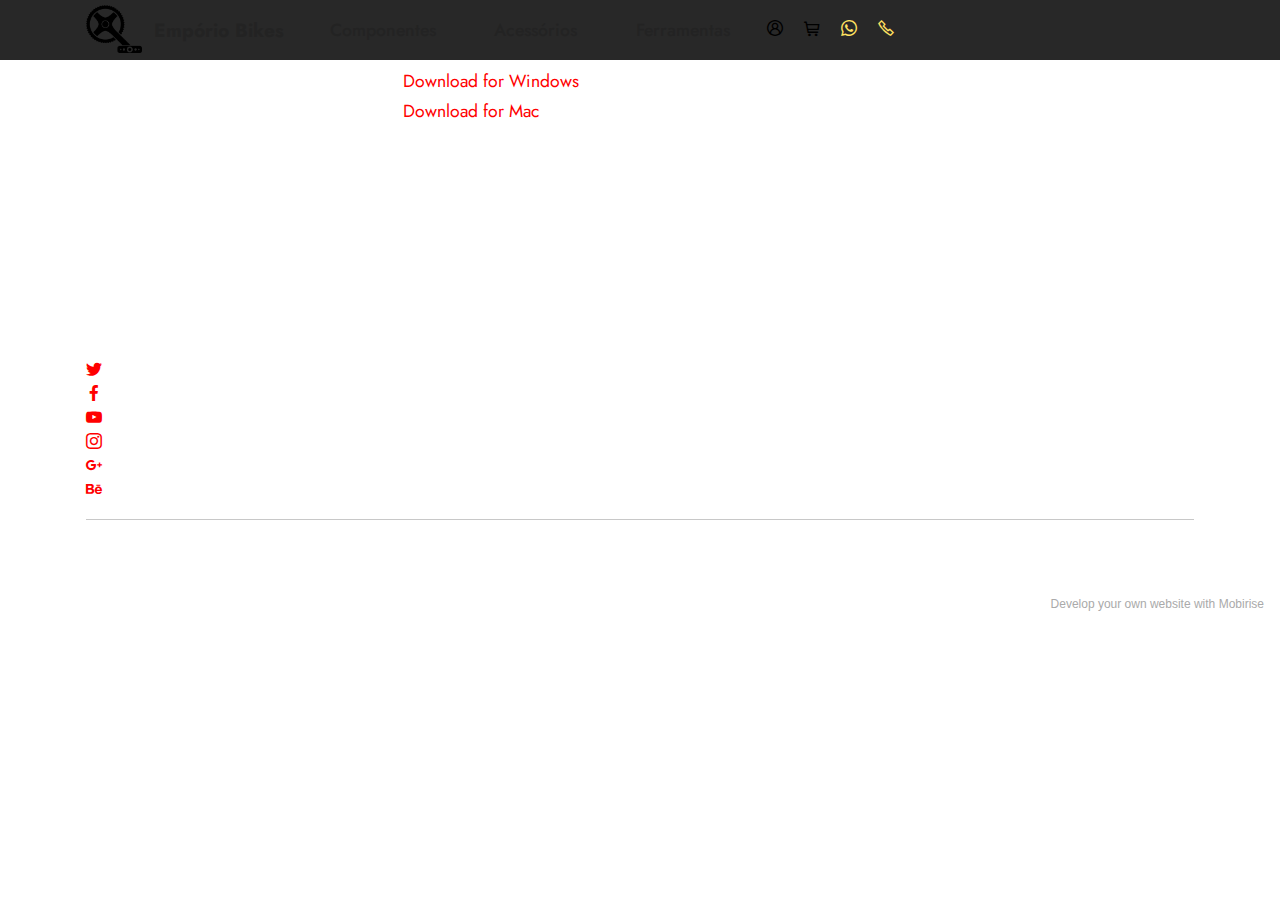
<file: site 1/page5.html>
<!DOCTYPE html>
<html  >
<head>
  <!-- Site made with Mobirise Website Builder v5.5.2, https://mobirise.com -->
  <meta charset="UTF-8">
  <meta http-equiv="X-UA-Compatible" content="IE=edge">
  <meta name="generator" content="Mobirise v5.5.2, mobirise.com">
  <meta name="viewport" content="width=device-width, initial-scale=1, minimum-scale=1">
  <link rel="shortcut icon" href="assets/images/mbr-96x83.png" type="image/x-icon">
  <meta name="description" content="">
  
  
  <title>conta</title>
  <link rel="stylesheet" href="assets/web/assets/mobirise-icons2/mobirise2.css">
  <link rel="stylesheet" href="assets/bootstrap/css/bootstrap.min.css">
  <link rel="stylesheet" href="assets/bootstrap/css/bootstrap-grid.min.css">
  <link rel="stylesheet" href="assets/bootstrap/css/bootstrap-reboot.min.css">
  <link rel="stylesheet" href="assets/dropdown/css/style.css">
  <link rel="stylesheet" href="assets/socicon/css/styles.css">
  <link rel="stylesheet" href="assets/theme/css/style.css">
  <link rel="preload" href="https://fonts.googleapis.com/css?family=Jost:100,200,300,400,500,600,700,800,900,100i,200i,300i,400i,500i,600i,700i,800i,900i&display=swap" as="style" onload="this.onload=null;this.rel='stylesheet'">
  <noscript><link rel="stylesheet" href="https://fonts.googleapis.com/css?family=Jost:100,200,300,400,500,600,700,800,900,100i,200i,300i,400i,500i,600i,700i,800i,900i&display=swap"></noscript>
  <link rel="preload" as="style" href="assets/mobirise/css/mbr-additional.css"><link rel="stylesheet" href="assets/mobirise/css/mbr-additional.css" type="text/css">
  
  
  
  
</head>
<body>
  
  <section data-bs-version="5.1" class="menu menu1 cid-tnOWhb5mJ2" once="menu" id="menu1-15">
    

    <nav class="navbar navbar-dropdown navbar-fixed-top navbar-expand-lg">
        <div class="container">
            <div class="navbar-brand">
                <span class="navbar-logo">
                    
                        <img src="assets/images/mbr-96x83.png" alt="" style="height: 3rem;">
                    
                </span>
                <span class="navbar-caption-wrap"><a class="navbar-caption text-black text-primary display-7" href="index.html">Empório Bikes</a></span>
            </div>
            <button class="navbar-toggler" type="button" data-toggle="collapse" data-bs-toggle="collapse" data-target="#navbarSupportedContent" data-bs-target="#navbarSupportedContent" aria-controls="navbarNavAltMarkup" aria-expanded="false" aria-label="Toggle navigation">
                <div class="hamburger">
                    <span></span>
                    <span></span>
                    <span></span>
                    <span></span>
                </div>
            </button>
            <div class="collapse navbar-collapse" id="navbarSupportedContent">
                <ul class="navbar-nav nav-dropdown nav-right" data-app-modern-menu="true"><li class="nav-item"><a class="nav-link link text-black text-primary display-4" href="page2.html">Componentes</a></li>
                    <li class="nav-item"><a class="nav-link link text-black text-primary display-4" href="page3.html">Acessórios</a></li>
                    <li class="nav-item"><a class="nav-link link text-black text-primary display-4" href="page4.html">Ferramentas</a>
                    </li></ul>
                <div class="icons-menu">
                    
                        <a href="page5.html" target="_blank"><span class="p-2 mbr-iconfont mobi-mbri-user-2 mobi-mbri" style="color: rgb(0, 0, 0); fill: rgb(0, 0, 0);"></span></a>
                    
                    
                        <a href="page6.html" target="_blank"><span class="p-2 mbr-iconfont mobi-mbri-shopping-cart mobi-mbri" style="color: rgb(0, 0, 0); fill: rgb(0, 0, 0);"></span></a>
                    
                    
                        <span class="p-2 mbr-iconfont socicon-whatsapp socicon" style="color: rgb(255, 225, 97); fill: rgb(255, 225, 97);"></span>
                    
                    
                        <span class="p-2 mbr-iconfont mobi-mbri-phone mobi-mbri" style="color: rgb(255, 225, 97); fill: rgb(255, 225, 97);"></span>
                    
                </div>
                
            </div>
        </div>
    </nav>
</section>

<section data-bs-version="5.1" class="footer6 cid-totLlua8uW" once="footers" id="footer6-1f">

    

    

    <div class="container">
        <div class="row content mbr-white">
            <div class="col-12 col-md-3 mbr-fonts-style display-7">
                <h5 class="mbr-section-subtitle mbr-fonts-style mb-2 display-7">
                    <strong>Address</strong>
                </h5>
                <p class="mbr-text mbr-fonts-style display-7">
                    1234 Street Name <br>
                    City, AA 99999
                </p> <br>
                <h5 class="mbr-section-subtitle mbr-fonts-style mb-2 mt-4 display-7">
                    <strong>Contacts</strong>
                </h5>
                <p class="mbr-text mbr-fonts-style mb-4 display-7">
                    Email: support@mobirise.com <br>
                    Phone: +1 (0) 000 0000 001 <br>
                    Fax: +1 (0) 000 0000 002
                </p>
            </div>
            <div class="col-12 col-md-3 mbr-fonts-style display-7">
                <h5 class="mbr-section-subtitle mbr-fonts-style mb-2 display-7">
                    <strong>Links</strong>
                </h5>
                <ul class="list mbr-fonts-style mb-4 display-4">
                    <li class="mbr-text item-wrap">
                        <a class="text-primary" href="https://mobirise.co/">Website builder</a>
                    </li>
                    <li class="mbr-text item-wrap">
                        <a class="text-primary" href="https://mobirise.co/">Download for Windows</a>
                    </li>
                    <li class="mbr-text item-wrap">
                        <a class="text-primary" href="https://mobirise.co/">Download for Mac</a>
                    </li>
                </ul>
                <h5 class="mbr-section-subtitle mbr-fonts-style mb-2 mt-5 display-7">
                    <strong>Feedback</strong>
                </h5>
                <p class="mbr-text mbr-fonts-style mb-4 display-7">
                    Please send us your ideas, bug reports, suggestions! Any feedback would be appreciated.
                </p>
            </div>
            <div class="col-12 col-md-6">
                <div class="google-map"><iframe frameborder="0" style="border:0" src="https://www.google.com/maps/embed/v1/place?key=AIzaSyDk89J4FSunMF33ruMVWJaJht_Ro0kvoXs&amp;q=350 5th Ave, New York, NY 10118" allowfullscreen=""></iframe></div>
            </div>
            <div class="col-md-6">
                <div class="social-list align-left">
                    <div class="soc-item">
                        <a href="https://twitter.com/mobirise" target="_blank">
                            <span class="socicon-twitter socicon mbr-iconfont mbr-iconfont-social"></span>
                        </a>
                    </div>
                    <div class="soc-item">
                        <a href="https://www.facebook.com/pages/Mobirise/1616226671953247" target="_blank">
                            <span class="socicon-facebook socicon mbr-iconfont mbr-iconfont-social"></span>
                        </a>
                    </div>
                    <div class="soc-item">
                        <a href="https://www.youtube.com/c/mobirise" target="_blank">
                            <span class="socicon-youtube socicon mbr-iconfont mbr-iconfont-social"></span>
                        </a>
                    </div>
                    <div class="soc-item">
                        <a href="https://instagram.com/mobirise" target="_blank">
                            <span class="socicon-instagram socicon mbr-iconfont mbr-iconfont-social"></span>
                        </a>
                    </div>
                    <div class="soc-item">
                        <a href="https://plus.google.com/u/0/+Mobirise" target="_blank">
                            <span class="socicon-googleplus socicon mbr-iconfont mbr-iconfont-social"></span>
                        </a>
                    </div>
                    <div class="soc-item">
                        <a href="https://www.behance.net/Mobirise" target="_blank">
                            <span class="socicon-behance socicon mbr-iconfont mbr-iconfont-social"></span>
                        </a>
                    </div>
                </div>
            </div>
        </div>
        <div class="footer-lower">
            <div class="media-container-row">
                <div class="col-sm-12">
                    <hr>
                </div>
            </div>
            <div class="col-sm-12 copyright pl-0">
                <p class="mbr-text mbr-fonts-style mbr-white display-7">
                    © Copyright 2025 Mobirise - All Rights Reserved
                </p>
            </div>
        </div>
    </div>
</section><section style="background-color: #fff; font-family: -apple-system, BlinkMacSystemFont, 'Segoe UI', 'Roboto', 'Helvetica Neue', Arial, sans-serif; color:#aaa; font-size:12px; padding: 0; align-items: center; display: flex;"><a href="https://mobirise.site/i" style="flex: 1 1; height: 3rem; padding-left: 1rem;"></a><p style="flex: 0 0 auto; margin:0; padding-right:1rem;">Develop your own website with <a href="https://mobirise.site/z" style="color:#aaa;">Mobirise</a></p></section><script src="assets/bootstrap/js/bootstrap.bundle.min.js"></script>  <script src="assets/smoothscroll/smooth-scroll.js"></script>  <script src="assets/ytplayer/index.js"></script>  <script src="assets/dropdown/js/navbar-dropdown.js"></script>  <script src="assets/theme/js/script.js"></script>  
  
  
</body>
</html>
</file>
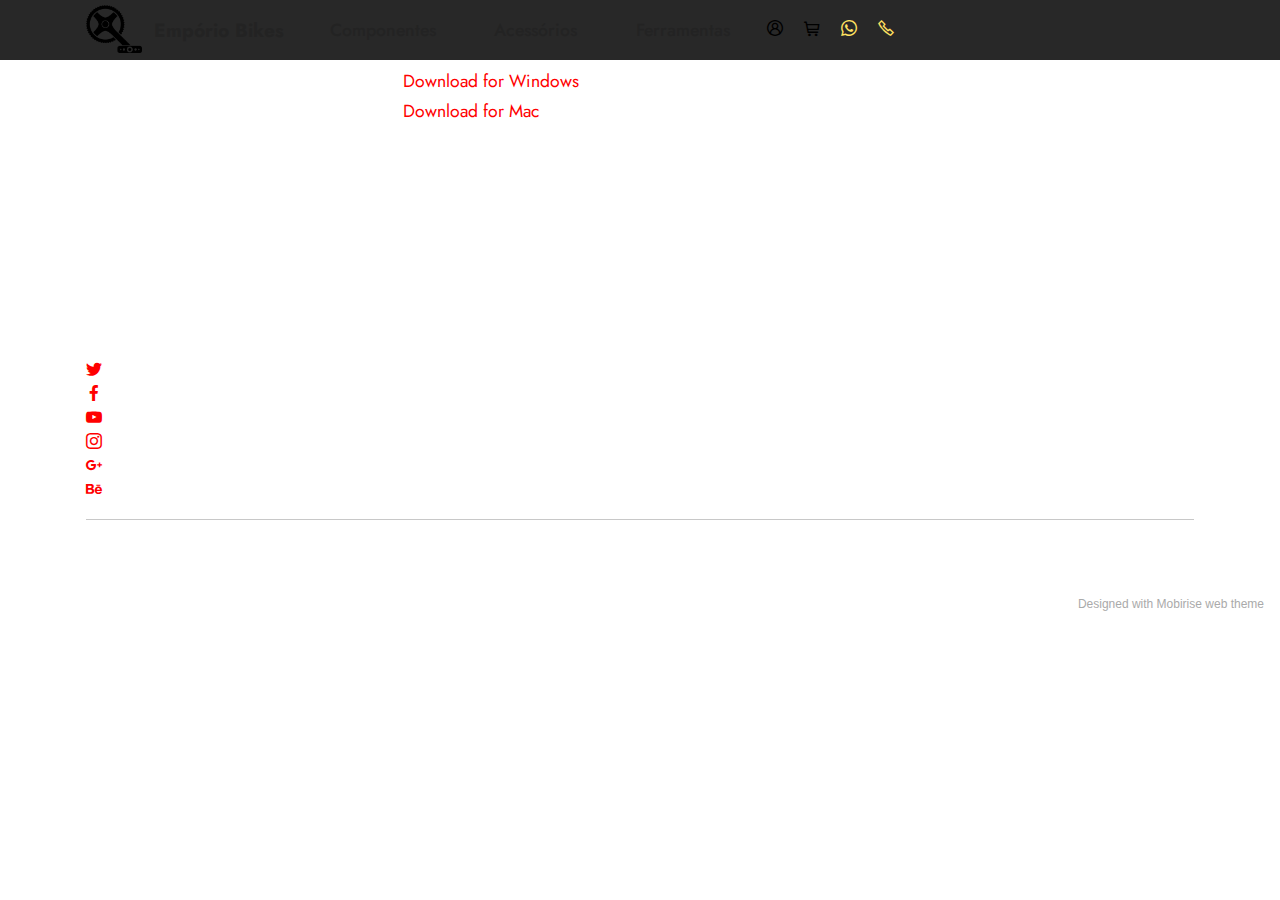
<file: site 1/page6.html>
<!DOCTYPE html>
<html  >
<head>
  <!-- Site made with Mobirise Website Builder v5.5.2, https://mobirise.com -->
  <meta charset="UTF-8">
  <meta http-equiv="X-UA-Compatible" content="IE=edge">
  <meta name="generator" content="Mobirise v5.5.2, mobirise.com">
  <meta name="viewport" content="width=device-width, initial-scale=1, minimum-scale=1">
  <link rel="shortcut icon" href="assets/images/mbr-96x83.png" type="image/x-icon">
  <meta name="description" content="">
  
  
  <title>carrinho</title>
  <link rel="stylesheet" href="assets/web/assets/mobirise-icons2/mobirise2.css">
  <link rel="stylesheet" href="assets/bootstrap/css/bootstrap.min.css">
  <link rel="stylesheet" href="assets/bootstrap/css/bootstrap-grid.min.css">
  <link rel="stylesheet" href="assets/bootstrap/css/bootstrap-reboot.min.css">
  <link rel="stylesheet" href="assets/dropdown/css/style.css">
  <link rel="stylesheet" href="assets/socicon/css/styles.css">
  <link rel="stylesheet" href="assets/theme/css/style.css">
  <link rel="preload" href="https://fonts.googleapis.com/css?family=Jost:100,200,300,400,500,600,700,800,900,100i,200i,300i,400i,500i,600i,700i,800i,900i&display=swap" as="style" onload="this.onload=null;this.rel='stylesheet'">
  <noscript><link rel="stylesheet" href="https://fonts.googleapis.com/css?family=Jost:100,200,300,400,500,600,700,800,900,100i,200i,300i,400i,500i,600i,700i,800i,900i&display=swap"></noscript>
  <link rel="preload" as="style" href="assets/mobirise/css/mbr-additional.css"><link rel="stylesheet" href="assets/mobirise/css/mbr-additional.css" type="text/css">
  
  
  
  
</head>
<body>
  
  <section data-bs-version="5.1" class="menu menu1 cid-tnOWhb5mJ2" once="menu" id="menu1-17">
    

    <nav class="navbar navbar-dropdown navbar-fixed-top navbar-expand-lg">
        <div class="container">
            <div class="navbar-brand">
                <span class="navbar-logo">
                    
                        <img src="assets/images/mbr-96x83.png" alt="" style="height: 3rem;">
                    
                </span>
                <span class="navbar-caption-wrap"><a class="navbar-caption text-black text-primary display-7" href="index.html">Empório Bikes</a></span>
            </div>
            <button class="navbar-toggler" type="button" data-toggle="collapse" data-bs-toggle="collapse" data-target="#navbarSupportedContent" data-bs-target="#navbarSupportedContent" aria-controls="navbarNavAltMarkup" aria-expanded="false" aria-label="Toggle navigation">
                <div class="hamburger">
                    <span></span>
                    <span></span>
                    <span></span>
                    <span></span>
                </div>
            </button>
            <div class="collapse navbar-collapse" id="navbarSupportedContent">
                <ul class="navbar-nav nav-dropdown nav-right" data-app-modern-menu="true"><li class="nav-item"><a class="nav-link link text-black text-primary display-4" href="page2.html">Componentes</a></li>
                    <li class="nav-item"><a class="nav-link link text-black text-primary display-4" href="page3.html">Acessórios</a></li>
                    <li class="nav-item"><a class="nav-link link text-black text-primary display-4" href="page4.html">Ferramentas</a>
                    </li></ul>
                <div class="icons-menu">
                    
                        <a href="page5.html" target="_blank"><span class="p-2 mbr-iconfont mobi-mbri-user-2 mobi-mbri" style="color: rgb(0, 0, 0); fill: rgb(0, 0, 0);"></span></a>
                    
                    
                        <a href="page6.html" target="_blank"><span class="p-2 mbr-iconfont mobi-mbri-shopping-cart mobi-mbri" style="color: rgb(0, 0, 0); fill: rgb(0, 0, 0);"></span></a>
                    
                    
                        <span class="p-2 mbr-iconfont socicon-whatsapp socicon" style="color: rgb(255, 225, 97); fill: rgb(255, 225, 97);"></span>
                    
                    
                        <span class="p-2 mbr-iconfont mobi-mbri-phone mobi-mbri" style="color: rgb(255, 225, 97); fill: rgb(255, 225, 97);"></span>
                    
                </div>
                
            </div>
        </div>
    </nav>
</section>

<section data-bs-version="5.1" class="footer6 cid-totLlua8uW" once="footers" id="footer6-1f">

    

    

    <div class="container">
        <div class="row content mbr-white">
            <div class="col-12 col-md-3 mbr-fonts-style display-7">
                <h5 class="mbr-section-subtitle mbr-fonts-style mb-2 display-7">
                    <strong>Address</strong>
                </h5>
                <p class="mbr-text mbr-fonts-style display-7">
                    1234 Street Name <br>
                    City, AA 99999
                </p> <br>
                <h5 class="mbr-section-subtitle mbr-fonts-style mb-2 mt-4 display-7">
                    <strong>Contacts</strong>
                </h5>
                <p class="mbr-text mbr-fonts-style mb-4 display-7">
                    Email: support@mobirise.com <br>
                    Phone: +1 (0) 000 0000 001 <br>
                    Fax: +1 (0) 000 0000 002
                </p>
            </div>
            <div class="col-12 col-md-3 mbr-fonts-style display-7">
                <h5 class="mbr-section-subtitle mbr-fonts-style mb-2 display-7">
                    <strong>Links</strong>
                </h5>
                <ul class="list mbr-fonts-style mb-4 display-4">
                    <li class="mbr-text item-wrap">
                        <a class="text-primary" href="https://mobirise.co/">Website builder</a>
                    </li>
                    <li class="mbr-text item-wrap">
                        <a class="text-primary" href="https://mobirise.co/">Download for Windows</a>
                    </li>
                    <li class="mbr-text item-wrap">
                        <a class="text-primary" href="https://mobirise.co/">Download for Mac</a>
                    </li>
                </ul>
                <h5 class="mbr-section-subtitle mbr-fonts-style mb-2 mt-5 display-7">
                    <strong>Feedback</strong>
                </h5>
                <p class="mbr-text mbr-fonts-style mb-4 display-7">
                    Please send us your ideas, bug reports, suggestions! Any feedback would be appreciated.
                </p>
            </div>
            <div class="col-12 col-md-6">
                <div class="google-map"><iframe frameborder="0" style="border:0" src="https://www.google.com/maps/embed/v1/place?key=AIzaSyCNveGQ9bfpKFwWzQLLftrR9hNiHwdqQG8&amp;q=350 5th Ave, New York, NY 10118" allowfullscreen=""></iframe></div>
            </div>
            <div class="col-md-6">
                <div class="social-list align-left">
                    <div class="soc-item">
                        <a href="https://twitter.com/mobirise" target="_blank">
                            <span class="socicon-twitter socicon mbr-iconfont mbr-iconfont-social"></span>
                        </a>
                    </div>
                    <div class="soc-item">
                        <a href="https://www.facebook.com/pages/Mobirise/1616226671953247" target="_blank">
                            <span class="socicon-facebook socicon mbr-iconfont mbr-iconfont-social"></span>
                        </a>
                    </div>
                    <div class="soc-item">
                        <a href="https://www.youtube.com/c/mobirise" target="_blank">
                            <span class="socicon-youtube socicon mbr-iconfont mbr-iconfont-social"></span>
                        </a>
                    </div>
                    <div class="soc-item">
                        <a href="https://instagram.com/mobirise" target="_blank">
                            <span class="socicon-instagram socicon mbr-iconfont mbr-iconfont-social"></span>
                        </a>
                    </div>
                    <div class="soc-item">
                        <a href="https://plus.google.com/u/0/+Mobirise" target="_blank">
                            <span class="socicon-googleplus socicon mbr-iconfont mbr-iconfont-social"></span>
                        </a>
                    </div>
                    <div class="soc-item">
                        <a href="https://www.behance.net/Mobirise" target="_blank">
                            <span class="socicon-behance socicon mbr-iconfont mbr-iconfont-social"></span>
                        </a>
                    </div>
                </div>
            </div>
        </div>
        <div class="footer-lower">
            <div class="media-container-row">
                <div class="col-sm-12">
                    <hr>
                </div>
            </div>
            <div class="col-sm-12 copyright pl-0">
                <p class="mbr-text mbr-fonts-style mbr-white display-7">
                    © Copyright 2025 Mobirise - All Rights Reserved
                </p>
            </div>
        </div>
    </div>
</section><section style="background-color: #fff; font-family: -apple-system, BlinkMacSystemFont, 'Segoe UI', 'Roboto', 'Helvetica Neue', Arial, sans-serif; color:#aaa; font-size:12px; padding: 0; align-items: center; display: flex;"><a href="https://mobirise.site/h" style="flex: 1 1; height: 3rem; padding-left: 1rem;"></a><p style="flex: 0 0 auto; margin:0; padding-right:1rem;">Designed with <a href="https://mobirise.site/b" style="color:#aaa;">Mobirise</a> web theme</p></section><script src="assets/bootstrap/js/bootstrap.bundle.min.js"></script>  <script src="assets/smoothscroll/smooth-scroll.js"></script>  <script src="assets/ytplayer/index.js"></script>  <script src="assets/dropdown/js/navbar-dropdown.js"></script>  <script src="assets/theme/js/script.js"></script>  
  
  
</body>
</html>
</file>
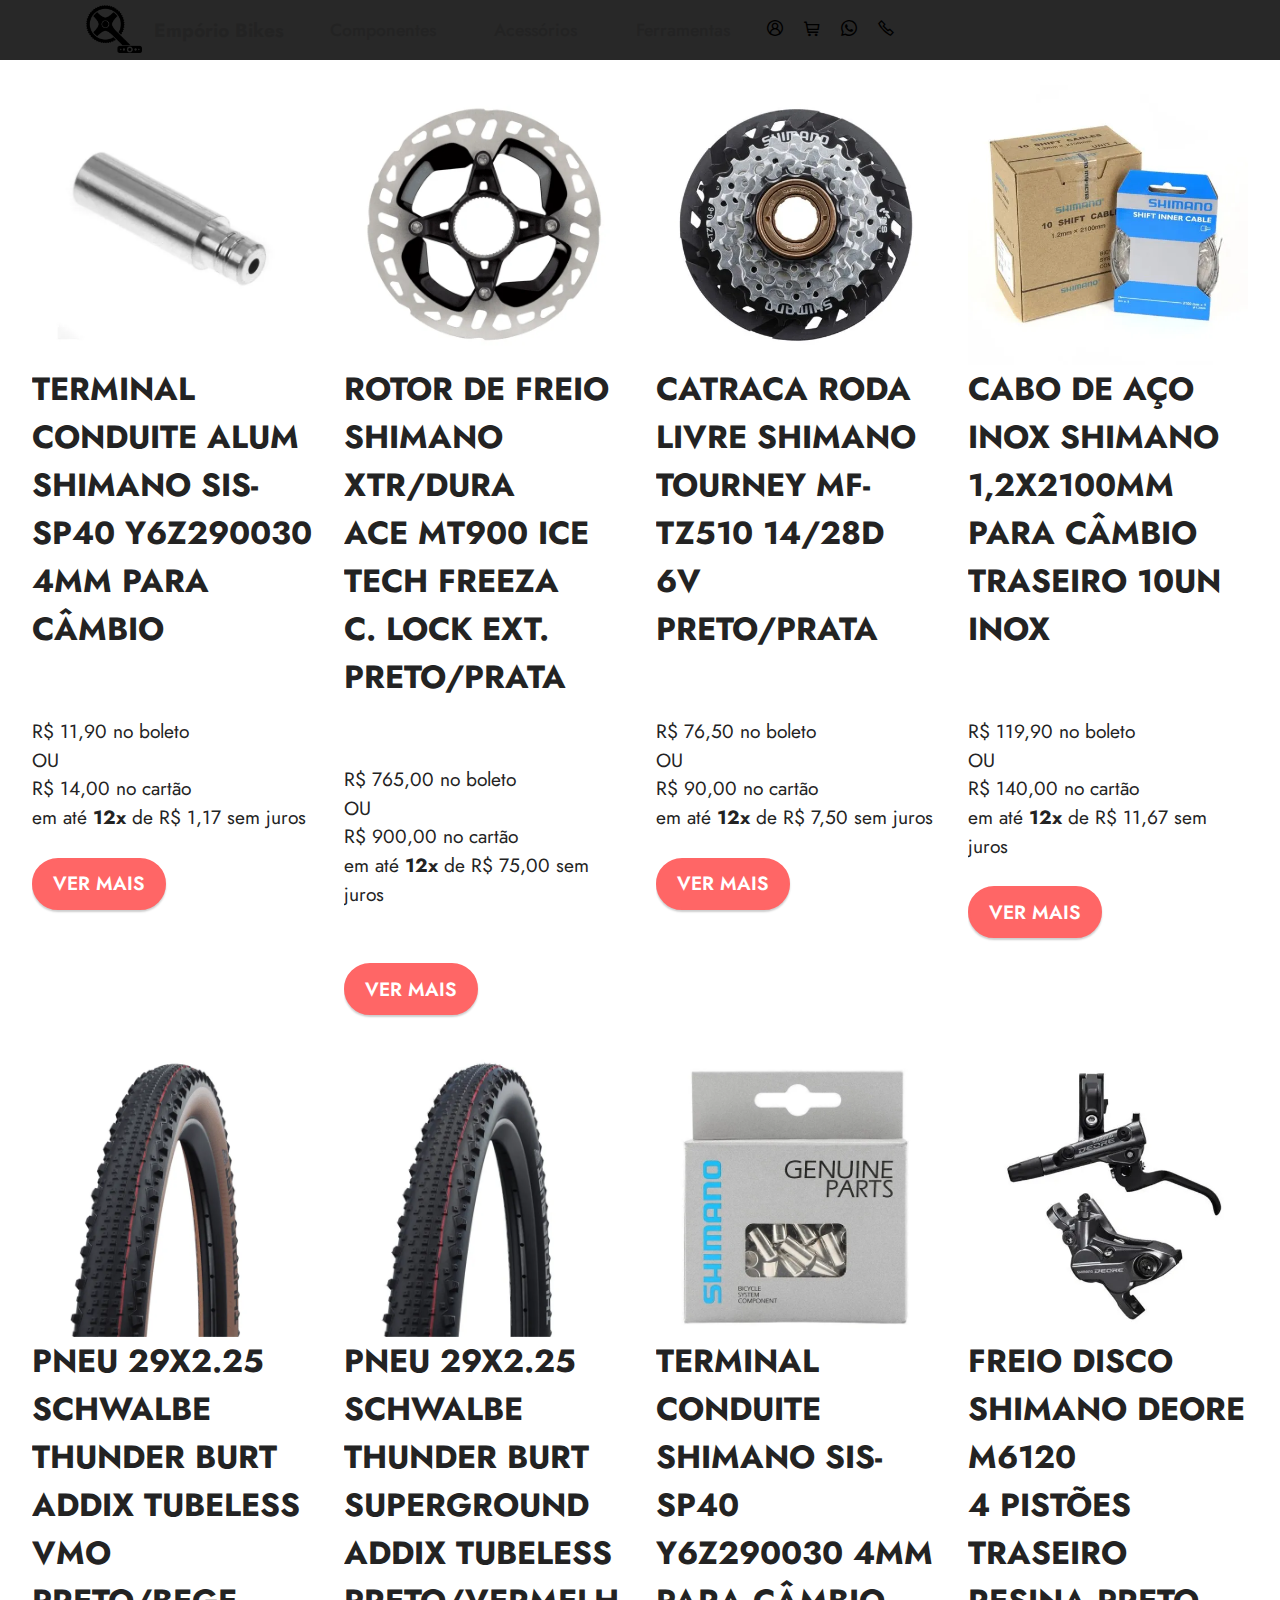
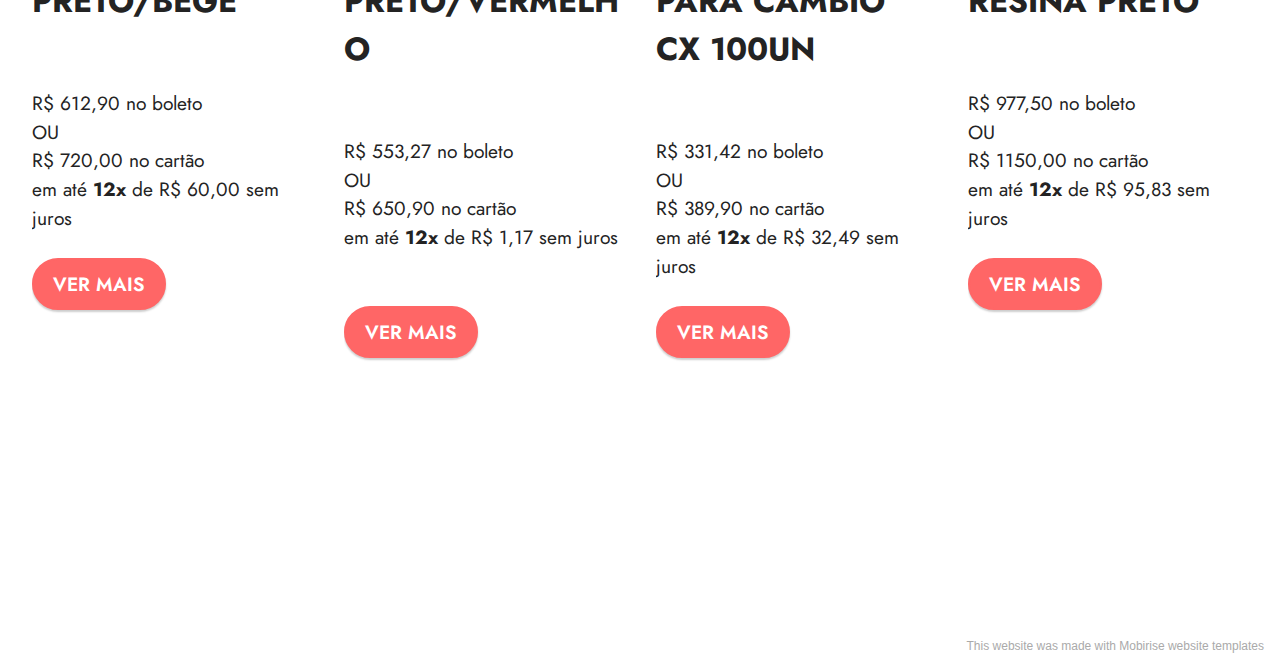
<file: site 2/page2.html>
<!DOCTYPE html>
<html  >
<head>
  <!-- Site made with Mobirise Website Builder v5.5.2, https://mobirise.com -->
  <meta charset="UTF-8">
  <meta http-equiv="X-UA-Compatible" content="IE=edge">
  <meta name="generator" content="Mobirise v5.5.2, mobirise.com">
  <meta name="viewport" content="width=device-width, initial-scale=1, minimum-scale=1">
  <link rel="shortcut icon" href="assets/images/mbr-96x83.png" type="image/x-icon">
  <meta name="description" content="">
  
  
  <title>componentes</title>
  <link rel="stylesheet" href="assets/web/assets/mobirise-icons2/mobirise2.css">
  <link rel="stylesheet" href="assets/bootstrap/css/bootstrap.min.css">
  <link rel="stylesheet" href="assets/bootstrap/css/bootstrap-grid.min.css">
  <link rel="stylesheet" href="assets/bootstrap/css/bootstrap-reboot.min.css">
  <link rel="stylesheet" href="assets/dropdown/css/style.css">
  <link rel="stylesheet" href="assets/socicon/css/styles.css">
  <link rel="stylesheet" href="assets/theme/css/style.css">
  <link rel="preload" href="https://fonts.googleapis.com/css?family=Jost:100,200,300,400,500,600,700,800,900,100i,200i,300i,400i,500i,600i,700i,800i,900i&display=swap" as="style" onload="this.onload=null;this.rel='stylesheet'">
  <noscript><link rel="stylesheet" href="https://fonts.googleapis.com/css?family=Jost:100,200,300,400,500,600,700,800,900,100i,200i,300i,400i,500i,600i,700i,800i,900i&display=swap"></noscript>
  <link rel="preload" as="style" href="assets/mobirise/css/mbr-additional.css"><link rel="stylesheet" href="assets/mobirise/css/mbr-additional.css" type="text/css">
  
  
  
  
</head>
<body>
  
  <section data-bs-version="5.1" class="menu menu1 cid-tnOWhb5mJ2" once="menu" id="menu1-z">
    

    <nav class="navbar navbar-dropdown navbar-fixed-top navbar-expand-lg">
        <div class="container">
            <div class="navbar-brand">
                <span class="navbar-logo">
                    
                        <img src="assets/images/mbr-96x83.png" alt="" style="height: 3rem;">
                    
                </span>
                <span class="navbar-caption-wrap"><a class="navbar-caption text-black text-primary display-7" href="index.html">Empório Bikes</a></span>
            </div>
            <button class="navbar-toggler" type="button" data-toggle="collapse" data-bs-toggle="collapse" data-target="#navbarSupportedContent" data-bs-target="#navbarSupportedContent" aria-controls="navbarNavAltMarkup" aria-expanded="false" aria-label="Toggle navigation">
                <div class="hamburger">
                    <span></span>
                    <span></span>
                    <span></span>
                    <span></span>
                </div>
            </button>
            <div class="collapse navbar-collapse" id="navbarSupportedContent">
                <ul class="navbar-nav nav-dropdown nav-right" data-app-modern-menu="true"><li class="nav-item"><a class="nav-link link text-black text-primary display-4" href="page2.html">Componentes</a></li>
                    <li class="nav-item"><a class="nav-link link text-black text-primary display-4" href="page3.html">Acessórios</a></li>
                    <li class="nav-item"><a class="nav-link link text-black text-primary display-4" href="page4.html">Ferramentas</a>
                    </li></ul>
                <div class="icons-menu">
                    
                        <span class="p-2 mbr-iconfont mobi-mbri-user-2 mobi-mbri" style="color: rgb(0, 0, 0); fill: rgb(0, 0, 0);"></span>
                    
                    
                        <span class="p-2 mbr-iconfont mobi-mbri-shopping-cart mobi-mbri" style="color: rgb(0, 0, 0); fill: rgb(0, 0, 0);"></span>
                    
                    
                        <span class="p-2 mbr-iconfont socicon-whatsapp socicon" style="color: rgb(0, 0, 0); fill: rgb(0, 0, 0);"></span>
                    
                    
                        <span class="p-2 mbr-iconfont mobi-mbri-phone mobi-mbri" style="color: rgb(0, 0, 0); fill: rgb(0, 0, 0);"></span>
                    
                </div>
                
            </div>
        </div>
    </nav>
</section>

<section data-bs-version="5.1" class="gallery2 cid-tnPhKjR92g" id="gallery2-19">
    
    
    <div class="container-fluid">
        <div class="mbr-section-head">
            <h4 class="mbr-section-title mbr-fonts-style align-center mb-0 display-2"><strong>COMPONENTES</strong></h4>
            
        </div>
        <div class="row mt-4">
            <div class="item features-image сol-12 col-md-6 col-lg-3">
                <div class="item-wrapper">
                    <div class="item-img">
                        <img src="assets/images/terminal-de-conduite-4mm-p-sis-sp40-1-620x620fill-ffffff-1.webp" alt="">
                    </div>
                    <div class="item-content">
                        <h5 class="item-title mbr-fonts-style display-5"><strong>TERMINAL CONDUITE ALUM SHIMANO&nbsp;</strong><strong>SIS-SP40 Y6Z290030 4MM PARA CÂMBIO</strong><br><strong><br></strong></h5>
                        
                        <p class="mbr-text mbr-fonts-style mt-3 display-7">R$ 11,90 no boleto<br>OU<br>R$ 14,00 no cartão<br>em até <strong>12x </strong>de R$ 1,17 sem juros<br></p>
                    </div>
                    <div class="mbr-section-btn item-footer mt-2"><a href="" class="btn item-btn btn-secondary display-7" target="_blank">VER MAIS</a></div>
                </div>
            </div>
            <div class="item features-image сol-12 col-md-6 col-lg-3">
                <div class="item-wrapper">
                    <div class="item-img">
                        <img src="assets/images/sem-titulo-1-4-620x620fill-ffffff.webp" alt="">
                    </div>
                    <div class="item-content">
                        <h5 class="item-title mbr-fonts-style display-5"><strong>ROTOR DE FREIO SHIMANO XTR/DURA</strong><div><strong>ACE MT900 ICE TECH FREEZA</strong></div><div><strong>C. LOCK EXT. PRETO/PRATA</strong></div><div><strong><br></strong></div></h5>
                        
                        <p class="mbr-text mbr-fonts-style mt-3 display-7">R$ 765,00 no boleto<br>OU<br>R$ 900,00 no cartão<br>em até <strong>12x </strong>de R$ 75,00 sem juros<br><br></p>
                    </div>
                    <div class="mbr-section-btn item-footer mt-2"><a href="" class="btn item-btn btn-secondary display-7" target="_blank">VER MAIS</a></div>
                </div>
            </div>
            <div class="item features-image сol-12 col-md-6 col-lg-3">
                <div class="item-wrapper">
                    <div class="item-img">
                        <img src="assets/images/mf-tz510-6-14-28t-cp-c6-1-750-750-495x495fill-ffffffcrop-center.webp" alt="">
                    </div>
                    <div class="item-content">
                        <h5 class="item-title mbr-fonts-style display-5"><strong>CATRACA RODA LIVRE SHIMANO</strong><div><strong>TOURNEY MF-TZ510 14/28D 6V</strong></div><div><strong>PRETO/PRATA</strong></div><div><strong><br></strong></div></h5>
                        
                        <p class="mbr-text mbr-fonts-style mt-3 display-7">R$ 76,50 no boleto<br>OU<br>R$ 90,00 no cartão<br>em até <strong>12x </strong>de R$ 7,50 sem juros<br></p>
                    </div>
                    <div class="mbr-section-btn item-footer mt-2"><a href="" class="btn item-btn btn-secondary display-7" target="_blank">VER MAIS</a></div>
                </div>
            </div>
            <div class="item features-image сol-12 col-md-6 col-lg-3">
                <div class="item-wrapper">
                    <div class="item-img">
                        <img src="assets/images/cabo-de-cambio-12x2100mm-road-10pcs-1-495x495fill-ffffffcrop-center.webp" alt="" title="">
                    </div>
                    <div class="item-content">
                        <h5 class="item-title mbr-fonts-style display-5"><strong>CABO DE AÇO INOX SHIMANO 1,2X2100MM</strong><div><strong>PARA CÂMBIO TRASEIRO 10UN INOX</strong></div><div><strong><br></strong></div></h5>
                        
                        <p class="mbr-text mbr-fonts-style mt-3 display-7">R$ 119,90 no boleto<br>OU<br>R$ 140,00 no cartão<br>em até <strong>12x </strong>de R$ 11,67 sem juros<br></p>
                    </div>
                    <div class="mbr-section-btn item-footer mt-2"><a href="" class="btn item-btn btn-secondary display-7" target="_blank">VER MAIS</a></div>
                </div>
            </div>
        </div>
    </div>
</section>

<section data-bs-version="5.1" class="gallery2 cid-tnPhL45S2b" id="gallery2-1a">
    
    
    <div class="container-fluid">
        
        <div class="row mt-4">
            <div class="item features-image сol-12 col-md-6 col-lg-3">
                <div class="item-wrapper">
                    <div class="item-img">
                        <img src="assets/images/f8kqs1isj92ubaf4pugg7d2q3i-hs451-schwalbe-thunder-burt-speed-super-race-transparent-standard-1920x1920-1-620x620fill-ffffff.webp" alt="">
                    </div>
                    <div class="item-content">
                        <h5 class="item-title mbr-fonts-style display-5"><strong>PNEU 29X2.25 SCHWALBE THUNDER BURT</strong><div><strong>ADDIX TUBELESS VMO PRETO/BEGE</strong></div><div><strong><br></strong></div></h5>
                        
                        <p class="mbr-text mbr-fonts-style mt-3 display-7">R$ 612,90 no boleto<br>OU<br>R$ 720,00 no cartão<br>em até <strong>12x </strong>de R$ 60,00 sem juros<br></p>
                    </div>
                    <div class="mbr-section-btn item-footer mt-2"><a href="" class="btn item-btn btn-secondary display-7" target="_blank">VER MAIS</a></div>
                </div>
            </div>
            <div class="item features-image сol-12 col-md-6 col-lg-3">
                <div class="item-wrapper">
                    <div class="item-img">
                        <img src="assets/images/08f1ccd7ea7e6a74ac65a2bc8631ce6f-1-620x620fill-ffffff.webp" alt="">
                    </div>
                    <div class="item-content">
                        <h5 class="item-title mbr-fonts-style display-5"><strong>PNEU 29X2.25 SCHWALBE THUNDER BURT</strong><div><strong>SUPERGROUND ADDIX TUBELESS</strong></div><div><strong>PRETO/VERMELHO</strong></div><div><strong><br></strong></div></h5>
                        
                        <p class="mbr-text mbr-fonts-style mt-3 display-7">R$ 553,27 no boleto<br>OU<br>R$ 650,90 no cartão<br>em até <strong>12x </strong>de R$ 1,17 sem juros<br><br></p>
                    </div>
                    <div class="mbr-section-btn item-footer mt-2"><a href="" class="btn item-btn btn-secondary display-7" target="_blank">VER MAIS</a></div>
                </div>
            </div>
            <div class="item features-image сol-12 col-md-6 col-lg-3">
                <div class="item-wrapper">
                    <div class="item-img">
                        <img src="assets/images/d-nq-np-2x-696822-mlb48189183622-112021-f-1-620x620fill-ffffff.webp" alt="">
                    </div>
                    <div class="item-content">
                        <h5 class="item-title mbr-fonts-style display-5"><strong>TERMINAL CONDUITE SHIMANO SIS-SP40</strong><div><strong>Y6Z290030 4MM PARA CÂMBIO CX 100UN</strong></div><div><br></div></h5>
                        
                        <p class="mbr-text mbr-fonts-style mt-3 display-7">R$ 331,42 no boleto<br>OU<br>R$ 389,90 no cartão<br>em até <strong>12x </strong>de R$ 32,49 sem juros<br></p>
                    </div>
                    <div class="mbr-section-btn item-footer mt-2"><a href="" class="btn item-btn btn-secondary display-7" target="_blank">VER MAIS</a></div>
                </div>
            </div>
            <div class="item features-image сol-12 col-md-6 col-lg-3">
                <div class="item-wrapper">
                    <div class="item-img">
                        <img src="assets/images/freio-disco-hidr-diant-deore-bl-m6100-br-m6120-c-past-resina-em61201jlfpra100-1-495x495fill-ffffffcrop-center.webp" alt="" title="">
                    </div>
                    <div class="item-content">
                        <h5 class="item-title mbr-fonts-style display-5"><strong>FREIO DISCO SHIMANO DEORE M6120</strong><div><strong>4 PISTÕES TRASEIRO RESINA PRETO</strong></div><div><strong><br></strong></div></h5>
                        
                        <p class="mbr-text mbr-fonts-style mt-3 display-7">R$ 977,50 no boleto<br>OU<br>R$ 1150,00 no cartão<br>em até <strong>12x </strong>de R$ 95,83 sem juros<br></p>
                    </div>
                    <div class="mbr-section-btn item-footer mt-2"><a href="" class="btn item-btn btn-secondary display-7" target="_blank">VER MAIS</a></div>
                </div>
            </div>
        </div>
    </div>
</section>

<section data-bs-version="5.1" class="footer2 cid-tu8CvPur7m" once="footers" id="footer2-1i">

    
    
    <div class="container">
        <div class="row mbr-white">
            <div class="col-6 col-md-4 col-lg-3">
                <h5 class="mbr-section-subtitle mbr-fonts-style mb-2 display-7">
                    <strong>Mobirise Help</strong>
                </h5>
                <ul class="list mbr-fonts-style display-4">
                    <li class="mbr-text item-wrap">Help Center</li>
                    <li class="mbr-text item-wrap">Mobirise Forums</li>
                    <li class="mbr-text item-wrap">Mobirise Kit</li>
                    <li class="mbr-text item-wrap">Our site</li>
                </ul>
            </div>
            <div class="col-6 col-md-4 col-lg-3">
                <h5 class="mbr-section-subtitle mbr-fonts-style mb-2 display-7">
                    <strong>Themes</strong>
                </h5>
                <ul class="list mbr-fonts-style display-4">
                    <li class="mbr-text item-wrap">Mobirise 5</li>
                    <li class="mbr-text item-wrap">Mobirise AMP</li>
                    <li class="mbr-text item-wrap">Mobirise Kit</li>
                </ul>
            </div>
            <div class="col-6 col-md-4 col-lg-3">
                <h5 class="mbr-section-subtitle mbr-fonts-style mb-2 display-7">
                    <strong>Extensions</strong>
                </h5>
                <ul class="list mbr-fonts-style display-4">
                    <li class="mbr-text item-wrap">Code Editor</li>
                    <li class="mbr-text item-wrap">Form Builder</li>
                    <li class="mbr-text item-wrap">Popup Builder</li>
                    <li class="mbr-text item-wrap">Enterprise</li>
                </ul>
            </div>
            <div class="col-6 col-md-4 col-lg-3">
                <h5 class="mbr-section-subtitle mbr-fonts-style mb-2 display-7">
                    <strong>Mobirise Help</strong>
                </h5>
                <ul class="list mbr-fonts-style display-4">
                    <li class="mbr-text item-wrap">Help Center</li>
                    <li class="mbr-text item-wrap">Mobirise Forums</li>
                    <li class="mbr-text item-wrap">Mobirise Kit</li>
                    <li class="mbr-text item-wrap">Our site</li>
                </ul>
            </div>
            <div class="col-12 mt-4">
                <p class="mbr-text mb-0 mbr-fonts-style copyright align-center display-7">
                    © Copyright 2025 Mobirise - All Rights Reserved
                </p>
            </div>
        </div>
    </div>
</section><section style="background-color: #fff; font-family: -apple-system, BlinkMacSystemFont, 'Segoe UI', 'Roboto', 'Helvetica Neue', Arial, sans-serif; color:#aaa; font-size:12px; padding: 0; align-items: center; display: flex;"><a href="https://mobirise.site/t" style="flex: 1 1; height: 3rem; padding-left: 1rem;"></a><p style="flex: 0 0 auto; margin:0; padding-right:1rem;"><a href="https://mobirise.site/q" style="color:#aaa;">This website</a> was made with Mobirise website templates</p></section><script src="assets/bootstrap/js/bootstrap.bundle.min.js"></script>  <script src="assets/smoothscroll/smooth-scroll.js"></script>  <script src="assets/ytplayer/index.js"></script>  <script src="assets/dropdown/js/navbar-dropdown.js"></script>  <script src="assets/theme/js/script.js"></script>  
  
  
</body>
</html>
</file>
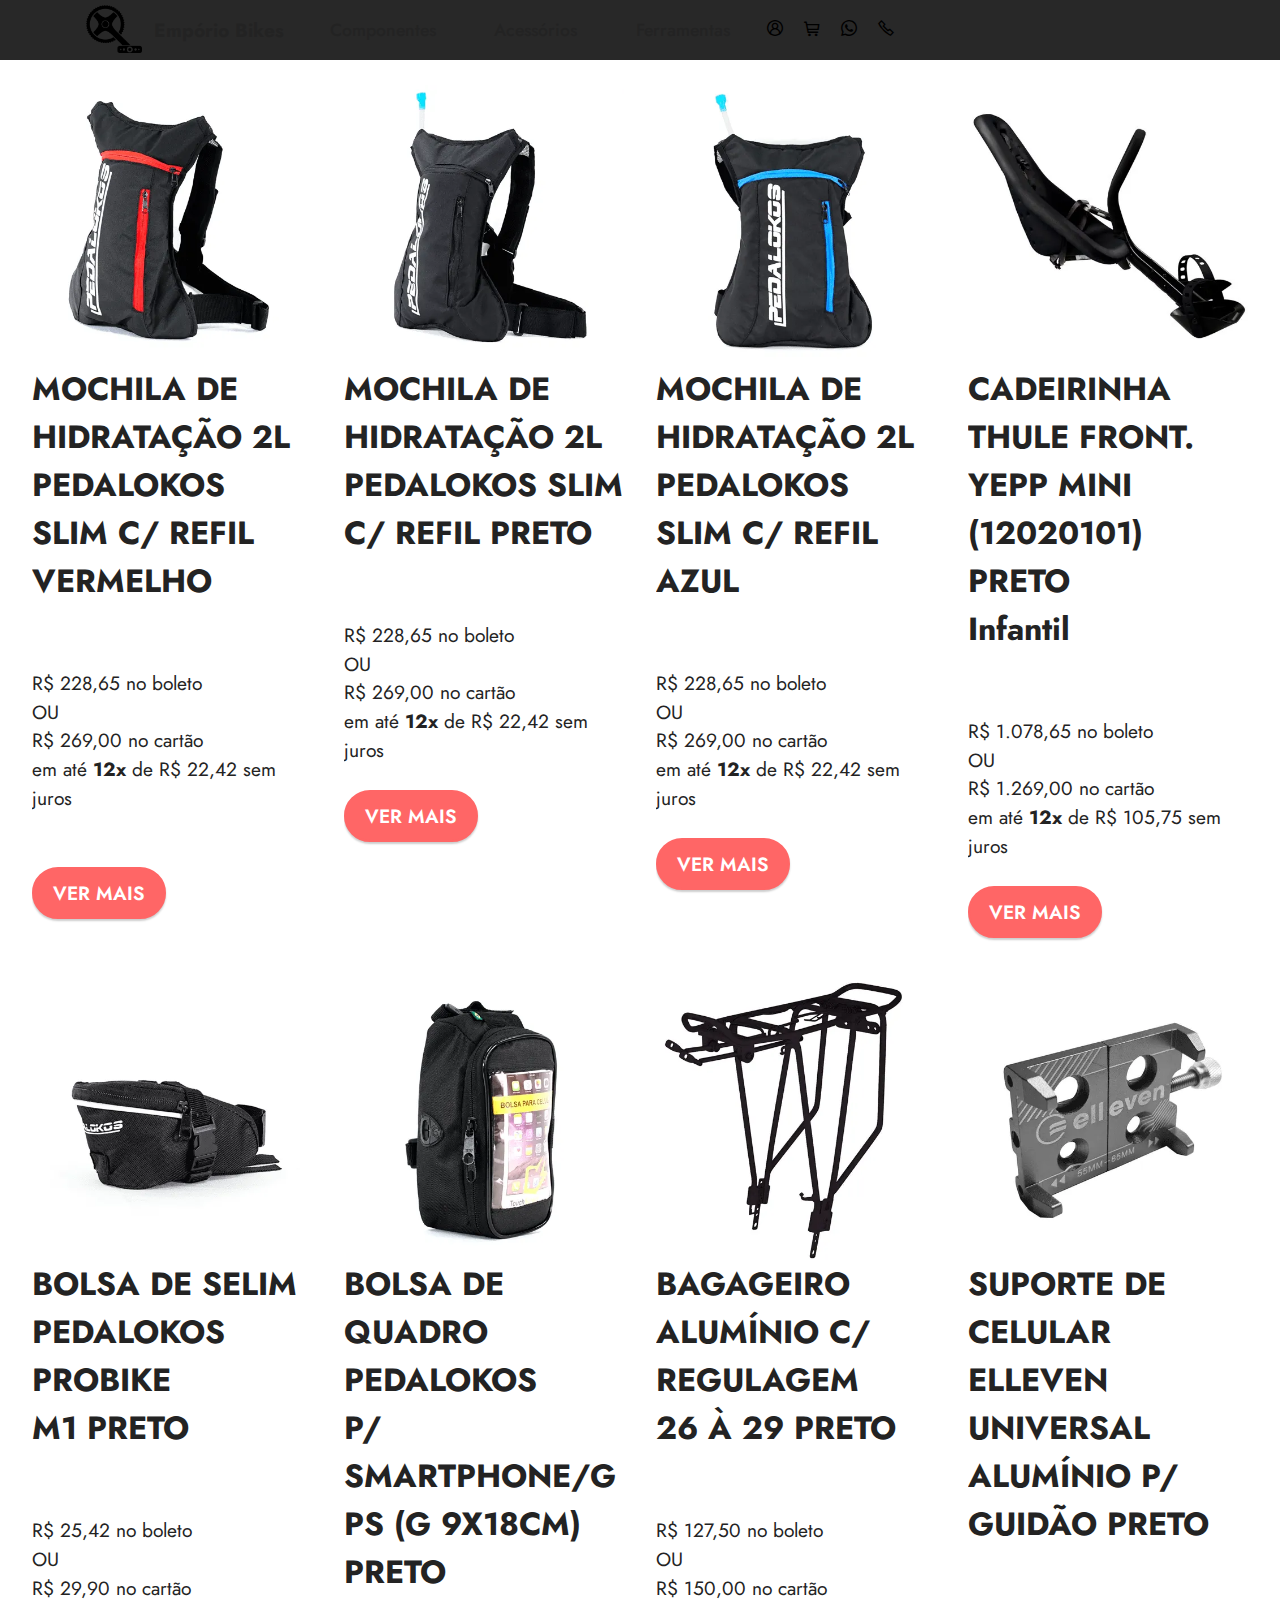
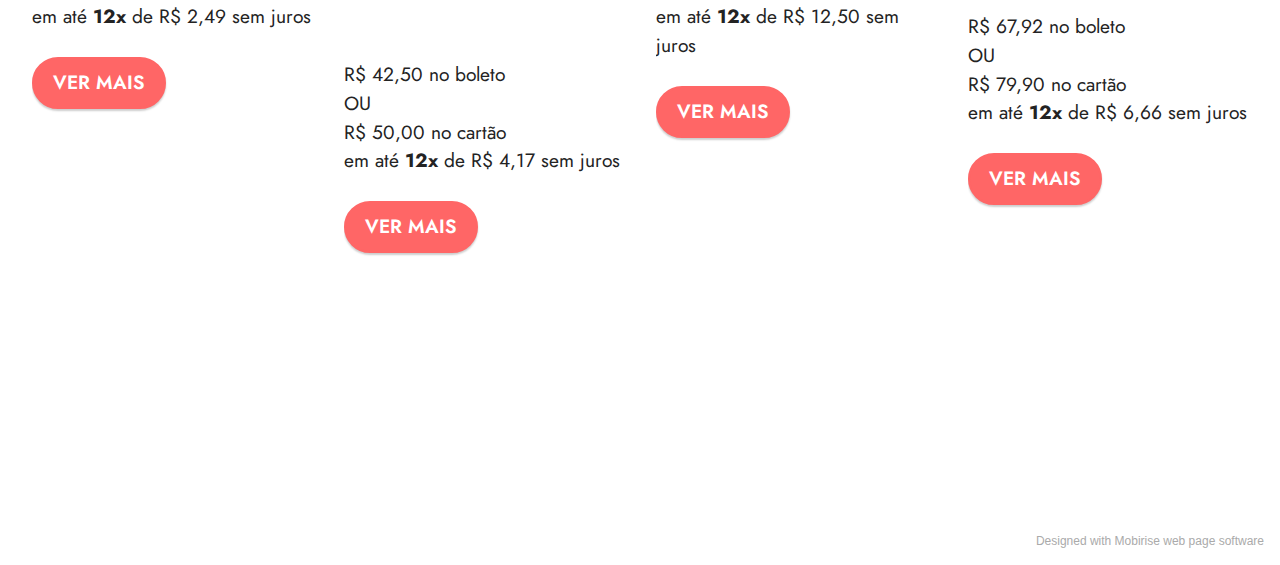
<file: site 2/page3.html>
<!DOCTYPE html>
<html  >
<head>
  <!-- Site made with Mobirise Website Builder v5.5.2, https://mobirise.com -->
  <meta charset="UTF-8">
  <meta http-equiv="X-UA-Compatible" content="IE=edge">
  <meta name="generator" content="Mobirise v5.5.2, mobirise.com">
  <meta name="viewport" content="width=device-width, initial-scale=1, minimum-scale=1">
  <link rel="shortcut icon" href="assets/images/mbr-96x83.png" type="image/x-icon">
  <meta name="description" content="">
  
  
  <title>acessorios</title>
  <link rel="stylesheet" href="assets/web/assets/mobirise-icons2/mobirise2.css">
  <link rel="stylesheet" href="assets/bootstrap/css/bootstrap.min.css">
  <link rel="stylesheet" href="assets/bootstrap/css/bootstrap-grid.min.css">
  <link rel="stylesheet" href="assets/bootstrap/css/bootstrap-reboot.min.css">
  <link rel="stylesheet" href="assets/dropdown/css/style.css">
  <link rel="stylesheet" href="assets/socicon/css/styles.css">
  <link rel="stylesheet" href="assets/theme/css/style.css">
  <link rel="preload" href="https://fonts.googleapis.com/css?family=Jost:100,200,300,400,500,600,700,800,900,100i,200i,300i,400i,500i,600i,700i,800i,900i&display=swap" as="style" onload="this.onload=null;this.rel='stylesheet'">
  <noscript><link rel="stylesheet" href="https://fonts.googleapis.com/css?family=Jost:100,200,300,400,500,600,700,800,900,100i,200i,300i,400i,500i,600i,700i,800i,900i&display=swap"></noscript>
  <link rel="preload" as="style" href="assets/mobirise/css/mbr-additional.css"><link rel="stylesheet" href="assets/mobirise/css/mbr-additional.css" type="text/css">
  
  
  
  
</head>
<body>
  
  <section data-bs-version="5.1" class="menu menu1 cid-tnOWhb5mJ2" once="menu" id="menu1-11">
    

    <nav class="navbar navbar-dropdown navbar-fixed-top navbar-expand-lg">
        <div class="container">
            <div class="navbar-brand">
                <span class="navbar-logo">
                    
                        <img src="assets/images/mbr-96x83.png" alt="" style="height: 3rem;">
                    
                </span>
                <span class="navbar-caption-wrap"><a class="navbar-caption text-black text-primary display-7" href="index.html">Empório Bikes</a></span>
            </div>
            <button class="navbar-toggler" type="button" data-toggle="collapse" data-bs-toggle="collapse" data-target="#navbarSupportedContent" data-bs-target="#navbarSupportedContent" aria-controls="navbarNavAltMarkup" aria-expanded="false" aria-label="Toggle navigation">
                <div class="hamburger">
                    <span></span>
                    <span></span>
                    <span></span>
                    <span></span>
                </div>
            </button>
            <div class="collapse navbar-collapse" id="navbarSupportedContent">
                <ul class="navbar-nav nav-dropdown nav-right" data-app-modern-menu="true"><li class="nav-item"><a class="nav-link link text-black text-primary display-4" href="page2.html">Componentes</a></li>
                    <li class="nav-item"><a class="nav-link link text-black text-primary display-4" href="page3.html">Acessórios</a></li>
                    <li class="nav-item"><a class="nav-link link text-black text-primary display-4" href="page4.html">Ferramentas</a>
                    </li></ul>
                <div class="icons-menu">
                    
                        <span class="p-2 mbr-iconfont mobi-mbri-user-2 mobi-mbri" style="color: rgb(0, 0, 0); fill: rgb(0, 0, 0);"></span>
                    
                    
                        <span class="p-2 mbr-iconfont mobi-mbri-shopping-cart mobi-mbri" style="color: rgb(0, 0, 0); fill: rgb(0, 0, 0);"></span>
                    
                    
                        <span class="p-2 mbr-iconfont socicon-whatsapp socicon" style="color: rgb(0, 0, 0); fill: rgb(0, 0, 0);"></span>
                    
                    
                        <span class="p-2 mbr-iconfont mobi-mbri-phone mobi-mbri" style="color: rgb(0, 0, 0); fill: rgb(0, 0, 0);"></span>
                    
                </div>
                
            </div>
        </div>
    </nav>
</section>

<section data-bs-version="5.1" class="gallery2 cid-tnPm6J2b9R" id="gallery2-1b">
    
    
    <div class="container-fluid">
        <div class="mbr-section-head">
            <h4 class="mbr-section-title mbr-fonts-style align-center mb-0 display-2"><strong>ACESSÓRIOS</strong></h4>
            
        </div>
        <div class="row mt-4">
            <div class="item features-image сol-12 col-md-6 col-lg-3">
                <div class="item-wrapper">
                    <div class="item-img">
                        <img src="assets/images/mochila-de-hidratacao-2l-pedalokos-slim-c-refil-d-495x495fill-ffffffcrop-center.webp" alt="">
                    </div>
                    <div class="item-content">
                        <h5 class="item-title mbr-fonts-style display-5"><strong>MOCHILA DE HIDRATAÇÃO 2L PEDALOKOS</strong><div><strong>SLIM C/ REFIL VERMELHO</strong></div><div><strong><br></strong></div></h5>
                        
                        <p class="mbr-text mbr-fonts-style mt-3 display-7">R$ 228,65 no boleto
<br>OU
<br>R$ 269,00 no cartão
<br>em até <strong>12x </strong>de R$ 22,42 sem juros<br><br></p>
                    </div>
                    <div class="mbr-section-btn item-footer mt-2"><a href="" class="btn item-btn btn-secondary display-7" target="_blank">VER MAIS<br></a></div>
                </div>
            </div>
            <div class="item features-image сol-12 col-md-6 col-lg-3">
                <div class="item-wrapper">
                    <div class="item-img">
                        <img src="assets/images/mochila-de-hidratacao-2l-pedalokos-slim-c-refil-d-2-495x495fill-ffffffcrop-center.webp" alt="">
                    </div>
                    <div class="item-content">
                        <h5 class="item-title mbr-fonts-style display-5"><strong>MOCHILA DE HIDRATAÇÃO 2L</strong><div><strong>PEDALOKOS SLIM C/ REFIL PRETO</strong></div><div><strong><br></strong></div></h5>
                        
                        <p class="mbr-text mbr-fonts-style mt-3 display-7">R$ 228,65 no boleto
<br>OU
<br>R$ 269,00 no cartão
<br>em até <strong>12x </strong>de R$ 22,42 sem juros</p>
                    </div>
                    <div class="mbr-section-btn item-footer mt-2"><a href="" class="btn item-btn btn-secondary display-7" target="_blank">VER MAIS</a></div>
                </div>
            </div>
            <div class="item features-image сol-12 col-md-6 col-lg-3">
                <div class="item-wrapper">
                    <div class="item-img">
                        <img src="assets/images/mochila-de-hidratacao-2l-pedalokos-slim-c-refil-2-495x495fill-ffffffcrop-center.webp" alt="">
                    </div>
                    <div class="item-content">
                        <h5 class="item-title mbr-fonts-style display-5"><strong>MOCHILA DE HIDRATAÇÃO 2L PEDALOKOS</strong><div><strong>SLIM C/ REFIL AZUL</strong></div><div><br></div></h5>
                        
                        <p class="mbr-text mbr-fonts-style mt-3 display-7">R$ 228,65 no boleto
<br>OU
<br>R$ 269,00 no cartão
<br>em até <strong>12x </strong>de R$ 22,42 sem juros</p>
                    </div>
                    <div class="mbr-section-btn item-footer mt-2"><a href="" class="btn item-btn btn-secondary display-7" target="_blank">VER MAIS</a></div>
                </div>
            </div>
            <div class="item features-image сol-12 col-md-6 col-lg-3">
                <div class="item-wrapper">
                    <div class="item-img">
                        <img src="assets/images/cadeirinha-yepp-mini-thule-2-495x495fill-ffffffcrop-center.webp" alt="" title="">
                    </div>
                    <div class="item-content">
                        <h5 class="item-title mbr-fonts-style display-5"><strong>CADEIRINHA THULE FRONT.</strong><div><strong>YEPP MINI (12020101) PRETO</strong></div><div><strong>Infantil</strong></div><div><br></div></h5>
                        
                        <p class="mbr-text mbr-fonts-style mt-3 display-7">R$ 1.078,65 no boleto
<br>OU
<br>R$ 1.269,00 no cartão
<br>em até <strong>12x </strong>de R$ 105,75 sem juros</p>
                    </div>
                    <div class="mbr-section-btn item-footer mt-2"><a href="" class="btn item-btn btn-secondary display-7" target="_blank">VER MAIS</a></div>
                </div>
            </div>
        </div>
    </div>
</section>

<section data-bs-version="5.1" class="gallery2 cid-tnPm7ontMZ" id="gallery2-1c">
    
    
    <div class="container-fluid">
        
        <div class="row mt-4">
            <div class="item features-image сol-12 col-md-6 col-lg-3">
                <div class="item-wrapper">
                    <div class="item-img">
                        <img src="assets/images/bolsa-de-selim-pedalokos-probike-m1-detahes-495x495fill-ffffffcrop-center.webp" alt="">
                    </div>
                    <div class="item-content">
                        <h5 class="item-title mbr-fonts-style display-5"><strong>BOLSA DE SELIM PEDALOKOS PROBIKE</strong><div><strong>M1 PRETO</strong></div><div><br></div></h5>
                        
                        <p class="mbr-text mbr-fonts-style mt-3 display-7">R$ 25,42 no boleto<br>OU<br>R$ 29,90 no cartão<br>em até <strong>12x </strong>de R$ 2,49 sem juros<br></p>
                    </div>
                    <div class="mbr-section-btn item-footer mt-2"><a href="" class="btn item-btn btn-secondary display-7" target="_blank">VER MAIS</a></div>
                </div>
            </div>
            <div class="item features-image сol-12 col-md-6 col-lg-3">
                <div class="item-wrapper">
                    <div class="item-img">
                        <img src="assets/images/bolsa-de-quadro-pedalokos-p-smartphonegps-g-9x18cm-495x495fill-ffffffcrop-center.webp" alt="">
                    </div>
                    <div class="item-content">
                        <h5 class="item-title mbr-fonts-style display-5"><strong>BOLSA DE QUADRO PEDALOKOS</strong><div><strong>P/ SMARTPHONE/GPS (G 9X18CM) PRETO</strong></div><div><br></div></h5>
                        
                        <p class="mbr-text mbr-fonts-style mt-3 display-7">R$ 42,50 no boleto<br>OU<br>R$ 50,00 no cartão<br>em até <strong>12x </strong>de R$ 4,17 sem juros<br></p>
                    </div>
                    <div class="mbr-section-btn item-footer mt-2"><a href="" class="btn item-btn btn-secondary display-7" target="_blank">VER MAIS</a></div>
                </div>
            </div>
            <div class="item features-image сol-12 col-md-6 col-lg-3">
                <div class="item-wrapper">
                    <div class="item-img">
                        <img src="assets/images/bagageiro-aluminio-c-regulagem-26-a-29-495x495fill-ffffffcrop-center.webp" alt="">
                    </div>
                    <div class="item-content">
                        <h5 class="item-title mbr-fonts-style display-5"><strong>BAGAGEIRO ALUMÍNIO C/ REGULAGEM</strong><div><strong>26 À 29 PRETO</strong></div><div><br></div></h5>
                        
                        <p class="mbr-text mbr-fonts-style mt-3 display-7">R$ 127,50 no boleto<br>OU<br>R$ 150,00 no cartão<br>em até <strong>12x </strong>de R$ 12,50 sem juros<br></p>
                    </div>
                    <div class="mbr-section-btn item-footer mt-2"><a href="" class="btn item-btn btn-secondary display-7" target="_blank">VER MAIS</a></div>
                </div>
            </div>
            <div class="item features-image сol-12 col-md-6 col-lg-3">
                <div class="item-wrapper">
                    <div class="item-img">
                        <img src="assets/images/suporte-de-celular-elleven-universal-aluminio-p-guidao-495x495fill-ffffffcrop-center.webp" alt="" title="">
                    </div>
                    <div class="item-content">
                        <h5 class="item-title mbr-fonts-style display-5"><strong>SUPORTE DE CELULAR ELLEVEN</strong><div><strong>UNIVERSAL ALUMÍNIO P/ GUIDÃO PRETO</strong></div><div><br></div></h5>
                        
                        <p class="mbr-text mbr-fonts-style mt-3 display-7">R$ 67,92 no boleto<br>OU<br>R$ 79,90 no cartão<br>em até <strong>12x </strong>de R$ 6,66 sem juros<br></p>
                    </div>
                    <div class="mbr-section-btn item-footer mt-2"><a href="" class="btn item-btn btn-secondary display-7" target="_blank">VER MAIS</a></div>
                </div>
            </div>
        </div>
    </div>
</section>

<section data-bs-version="5.1" class="footer2 cid-tu8CvPur7m" once="footers" id="footer2-1i">

    
    
    <div class="container">
        <div class="row mbr-white">
            <div class="col-6 col-md-4 col-lg-3">
                <h5 class="mbr-section-subtitle mbr-fonts-style mb-2 display-7">
                    <strong>Mobirise Help</strong>
                </h5>
                <ul class="list mbr-fonts-style display-4">
                    <li class="mbr-text item-wrap">Help Center</li>
                    <li class="mbr-text item-wrap">Mobirise Forums</li>
                    <li class="mbr-text item-wrap">Mobirise Kit</li>
                    <li class="mbr-text item-wrap">Our site</li>
                </ul>
            </div>
            <div class="col-6 col-md-4 col-lg-3">
                <h5 class="mbr-section-subtitle mbr-fonts-style mb-2 display-7">
                    <strong>Themes</strong>
                </h5>
                <ul class="list mbr-fonts-style display-4">
                    <li class="mbr-text item-wrap">Mobirise 5</li>
                    <li class="mbr-text item-wrap">Mobirise AMP</li>
                    <li class="mbr-text item-wrap">Mobirise Kit</li>
                </ul>
            </div>
            <div class="col-6 col-md-4 col-lg-3">
                <h5 class="mbr-section-subtitle mbr-fonts-style mb-2 display-7">
                    <strong>Extensions</strong>
                </h5>
                <ul class="list mbr-fonts-style display-4">
                    <li class="mbr-text item-wrap">Code Editor</li>
                    <li class="mbr-text item-wrap">Form Builder</li>
                    <li class="mbr-text item-wrap">Popup Builder</li>
                    <li class="mbr-text item-wrap">Enterprise</li>
                </ul>
            </div>
            <div class="col-6 col-md-4 col-lg-3">
                <h5 class="mbr-section-subtitle mbr-fonts-style mb-2 display-7">
                    <strong>Mobirise Help</strong>
                </h5>
                <ul class="list mbr-fonts-style display-4">
                    <li class="mbr-text item-wrap">Help Center</li>
                    <li class="mbr-text item-wrap">Mobirise Forums</li>
                    <li class="mbr-text item-wrap">Mobirise Kit</li>
                    <li class="mbr-text item-wrap">Our site</li>
                </ul>
            </div>
            <div class="col-12 mt-4">
                <p class="mbr-text mb-0 mbr-fonts-style copyright align-center display-7">
                    © Copyright 2025 Mobirise - All Rights Reserved
                </p>
            </div>
        </div>
    </div>
</section><section style="background-color: #fff; font-family: -apple-system, BlinkMacSystemFont, 'Segoe UI', 'Roboto', 'Helvetica Neue', Arial, sans-serif; color:#aaa; font-size:12px; padding: 0; align-items: center; display: flex;"><a href="https://mobirise.site/u" style="flex: 1 1; height: 3rem; padding-left: 1rem;"></a><p style="flex: 0 0 auto; margin:0; padding-right:1rem;">Designed with Mobirise <a href="https://mobirise.site/j" style="color:#aaa;">web page</a> software</p></section><script src="assets/bootstrap/js/bootstrap.bundle.min.js"></script>  <script src="assets/smoothscroll/smooth-scroll.js"></script>  <script src="assets/ytplayer/index.js"></script>  <script src="assets/dropdown/js/navbar-dropdown.js"></script>  <script src="assets/theme/js/script.js"></script>  
  
  
</body>
</html>
</file>
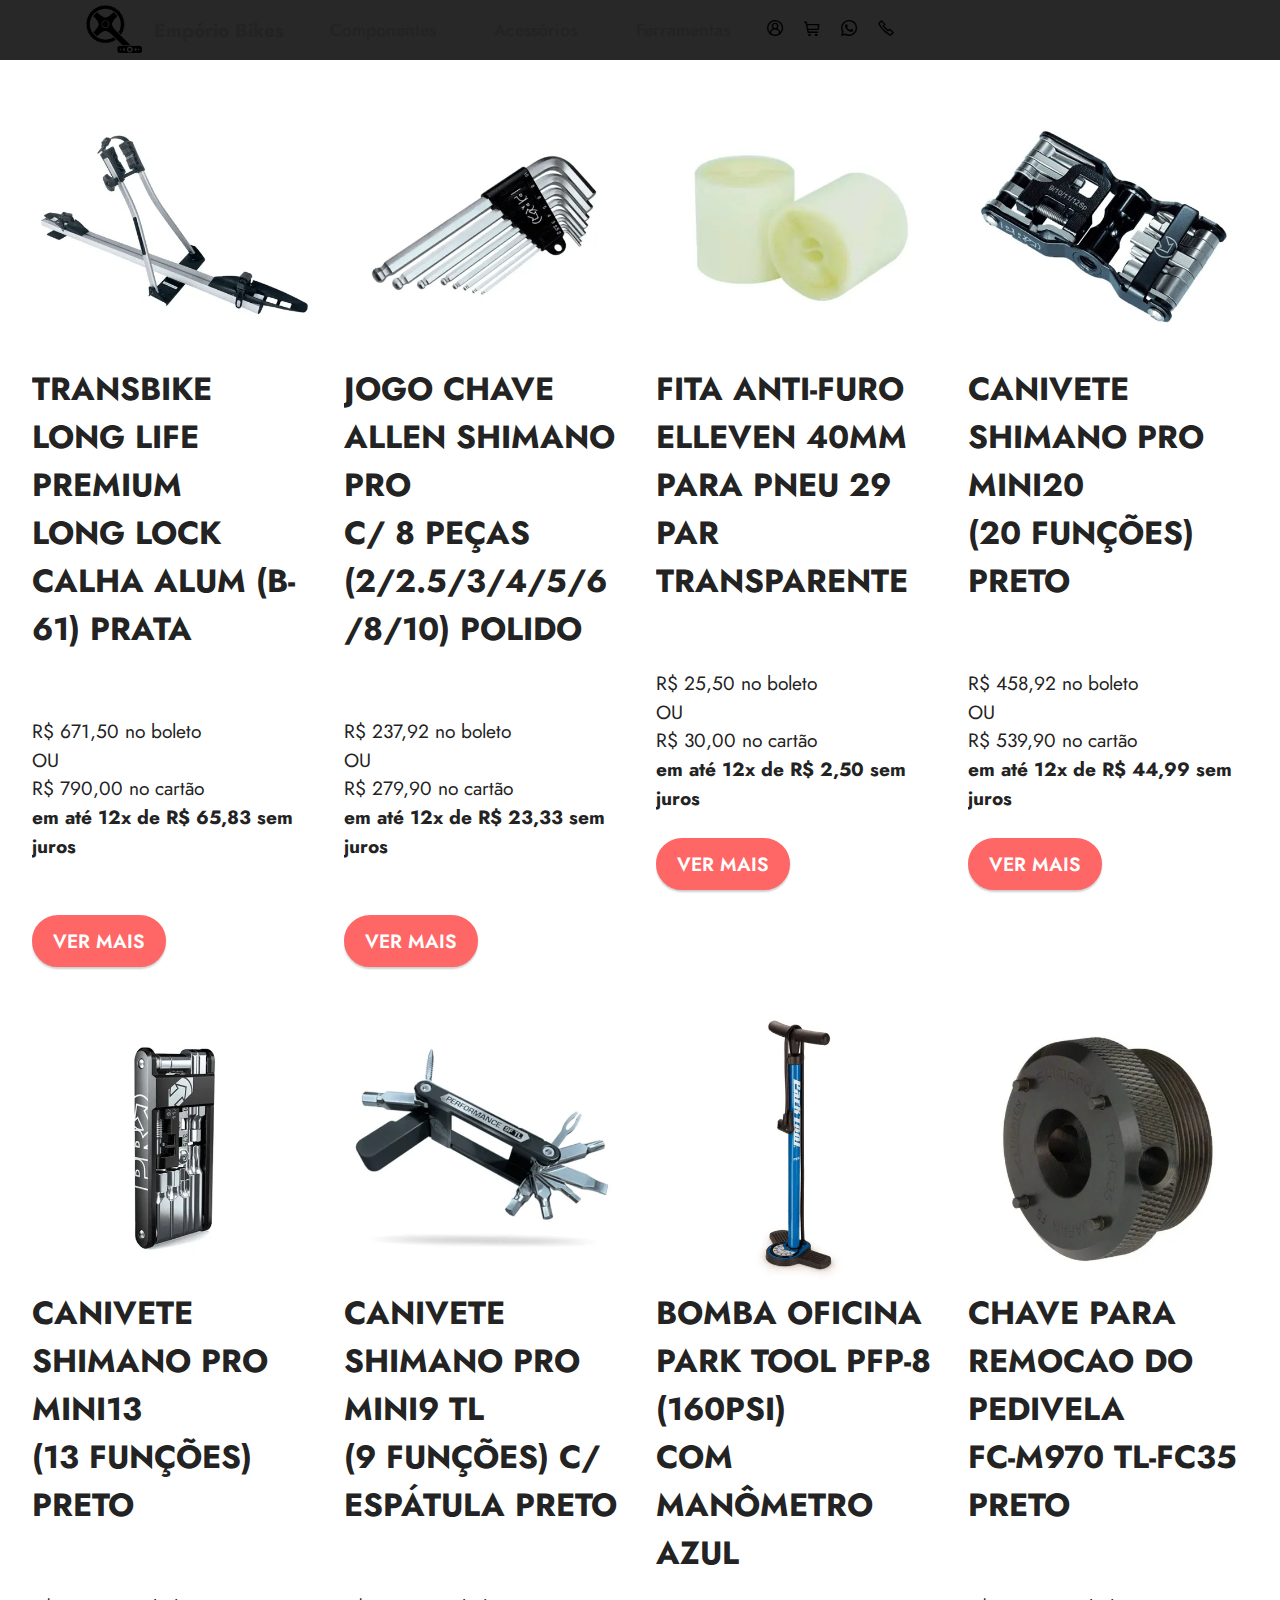
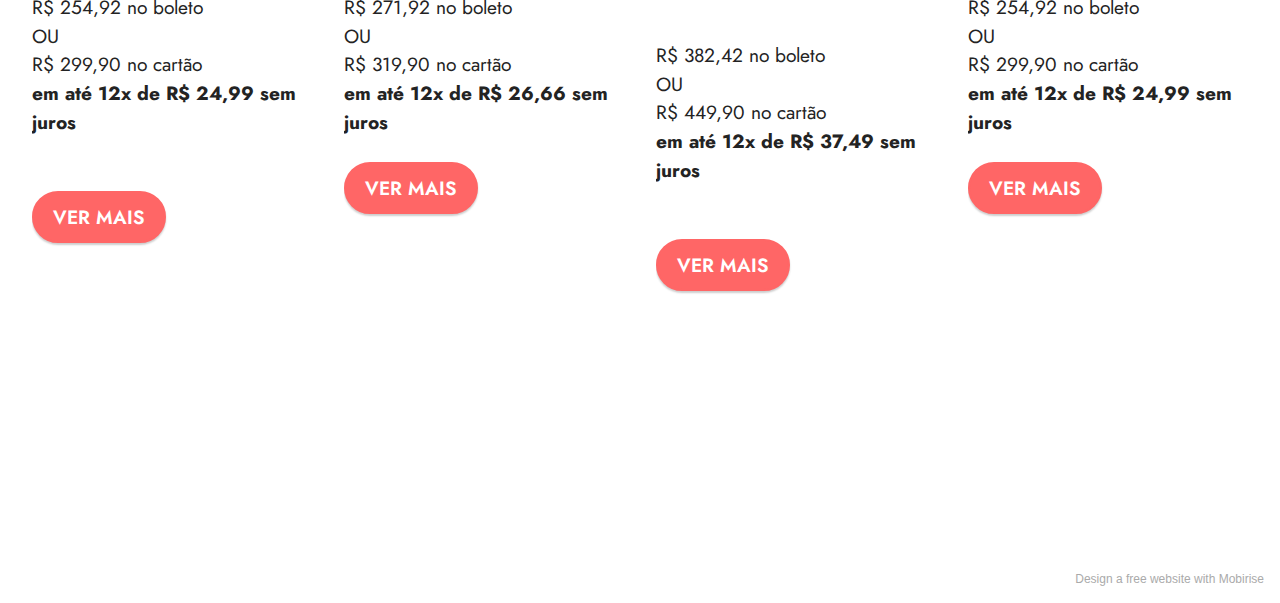
<file: site 2/page4.html>
<!DOCTYPE html>
<html  >
<head>
  <!-- Site made with Mobirise Website Builder v5.5.2, https://mobirise.com -->
  <meta charset="UTF-8">
  <meta http-equiv="X-UA-Compatible" content="IE=edge">
  <meta name="generator" content="Mobirise v5.5.2, mobirise.com">
  <meta name="viewport" content="width=device-width, initial-scale=1, minimum-scale=1">
  <link rel="shortcut icon" href="assets/images/mbr-96x83.png" type="image/x-icon">
  <meta name="description" content="">
  
  
  <title>ferramentas</title>
  <link rel="stylesheet" href="assets/web/assets/mobirise-icons2/mobirise2.css">
  <link rel="stylesheet" href="assets/bootstrap/css/bootstrap.min.css">
  <link rel="stylesheet" href="assets/bootstrap/css/bootstrap-grid.min.css">
  <link rel="stylesheet" href="assets/bootstrap/css/bootstrap-reboot.min.css">
  <link rel="stylesheet" href="assets/dropdown/css/style.css">
  <link rel="stylesheet" href="assets/socicon/css/styles.css">
  <link rel="stylesheet" href="assets/theme/css/style.css">
  <link rel="preload" href="https://fonts.googleapis.com/css?family=Jost:100,200,300,400,500,600,700,800,900,100i,200i,300i,400i,500i,600i,700i,800i,900i&display=swap" as="style" onload="this.onload=null;this.rel='stylesheet'">
  <noscript><link rel="stylesheet" href="https://fonts.googleapis.com/css?family=Jost:100,200,300,400,500,600,700,800,900,100i,200i,300i,400i,500i,600i,700i,800i,900i&display=swap"></noscript>
  <link rel="preload" as="style" href="assets/mobirise/css/mbr-additional.css"><link rel="stylesheet" href="assets/mobirise/css/mbr-additional.css" type="text/css">
  
  
  
  
</head>
<body>
  
  <section data-bs-version="5.1" class="menu menu1 cid-tnOWhb5mJ2" once="menu" id="menu1-13">
    

    <nav class="navbar navbar-dropdown navbar-fixed-top navbar-expand-lg">
        <div class="container">
            <div class="navbar-brand">
                <span class="navbar-logo">
                    
                        <img src="assets/images/mbr-96x83.png" alt="" style="height: 3rem;">
                    
                </span>
                <span class="navbar-caption-wrap"><a class="navbar-caption text-black text-primary display-7" href="index.html">Empório Bikes</a></span>
            </div>
            <button class="navbar-toggler" type="button" data-toggle="collapse" data-bs-toggle="collapse" data-target="#navbarSupportedContent" data-bs-target="#navbarSupportedContent" aria-controls="navbarNavAltMarkup" aria-expanded="false" aria-label="Toggle navigation">
                <div class="hamburger">
                    <span></span>
                    <span></span>
                    <span></span>
                    <span></span>
                </div>
            </button>
            <div class="collapse navbar-collapse" id="navbarSupportedContent">
                <ul class="navbar-nav nav-dropdown nav-right" data-app-modern-menu="true"><li class="nav-item"><a class="nav-link link text-black text-primary display-4" href="page2.html">Componentes</a></li>
                    <li class="nav-item"><a class="nav-link link text-black text-primary display-4" href="page3.html">Acessórios</a></li>
                    <li class="nav-item"><a class="nav-link link text-black text-primary display-4" href="page4.html">Ferramentas</a>
                    </li></ul>
                <div class="icons-menu">
                    
                        <span class="p-2 mbr-iconfont mobi-mbri-user-2 mobi-mbri" style="color: rgb(0, 0, 0); fill: rgb(0, 0, 0);"></span>
                    
                    
                        <span class="p-2 mbr-iconfont mobi-mbri-shopping-cart mobi-mbri" style="color: rgb(0, 0, 0); fill: rgb(0, 0, 0);"></span>
                    
                    
                        <span class="p-2 mbr-iconfont socicon-whatsapp socicon" style="color: rgb(0, 0, 0); fill: rgb(0, 0, 0);"></span>
                    
                    
                        <span class="p-2 mbr-iconfont mobi-mbri-phone mobi-mbri" style="color: rgb(0, 0, 0); fill: rgb(0, 0, 0);"></span>
                    
                </div>
                
            </div>
        </div>
    </nav>
</section>

<section data-bs-version="5.1" class="gallery2 cid-tnPuqJpWpj" id="gallery2-1d">
    
    
    <div class="container-fluid">
        <div class="mbr-section-head">
            <h4 class="mbr-section-title mbr-fonts-style align-center mb-0 display-2"><strong>FERRAMENTAS</strong></h4>
            
        </div>
        <div class="row mt-4">
            <div class="item features-image сol-12 col-md-6 col-lg-3">
                <div class="item-wrapper">
                    <div class="item-img">
                        <img src="assets/images/transbike-long-life-premium-long-lock-calha-alum-b-61-495x495fill-ffffffcrop-center.webp" alt="">
                    </div>
                    <div class="item-content">
                        <h5 class="item-title mbr-fonts-style display-5"><strong>TRANSBIKE LONG LIFE PREMIUM</strong><div><strong>LONG LOCK CALHA ALUM (B-61) PRATA</strong></div><div><br></div></h5>
                        
                        <p class="mbr-text mbr-fonts-style mt-3 display-7">R$ 671,50 no boleto<br>OU<br>R$ 790,00 no cartão<br><strong>em até 12x de R$ 65,83 sem juros<br></strong><br></p>
                    </div>
                    <div class="mbr-section-btn item-footer mt-2"><a href="" class="btn item-btn btn-secondary display-7" target="_blank">VER MAIS</a></div>
                </div>
            </div>
            <div class="item features-image сol-12 col-md-6 col-lg-3">
                <div class="item-wrapper">
                    <div class="item-img">
                        <img src="assets/images/jogo-chave-allen-shimano-pro-c-8-pecas-2-25-3-4-5-6-8-10-495x495fill-ffffffcrop-center.webp" alt="">
                    </div>
                    <div class="item-content">
                        <h5 class="item-title mbr-fonts-style display-5"><strong>JOGO CHAVE ALLEN SHIMANO PRO</strong><div><strong>C/ 8 PEÇAS (2/2.5/3/4/5/6/8/10) POLIDO</strong></div><div><br></div></h5>
                        
                        <p class="mbr-text mbr-fonts-style mt-3 display-7">R$ 237,92 no boleto<br>OU<br>R$ 279,90 no cartão<br><strong>em até 12x de R$ 23,33 sem juros</strong><br><br></p>
                    </div>
                    <div class="mbr-section-btn item-footer mt-2"><a href="" class="btn item-btn btn-secondary display-7" target="_blank">VER MAIS</a></div>
                </div>
            </div>
            <div class="item features-image сol-12 col-md-6 col-lg-3">
                <div class="item-wrapper">
                    <div class="item-img">
                        <img src="assets/images/fita-elleven-2-495x495fill-ffffffcrop-center.webp" alt="">
                    </div>
                    <div class="item-content">
                        <h5 class="item-title mbr-fonts-style display-5"><strong>FITA ANTI-FURO ELLEVEN 40MM</strong><div><strong>PARA PNEU 29 PAR TRANSPARENTE</strong></div><div><br></div></h5>
                        
                        <p class="mbr-text mbr-fonts-style mt-3 display-7">R$ 25,50 no boleto<br>OU<br>R$ 30,00 no cartão<br><strong>em até 12x de R$ 2,50 sem juros</strong><br></p>
                    </div>
                    <div class="mbr-section-btn item-footer mt-2"><a href="" class="btn item-btn btn-secondary display-7" target="_blank">VER MAIS</a></div>
                </div>
            </div>
            <div class="item features-image сol-12 col-md-6 col-lg-3">
                <div class="item-wrapper">
                    <div class="item-img">
                        <img src="assets/images/canivete-shimano-pro-mini20-20-funcoes-495x495fill-ffffffcrop-center.webp" alt="" title="">
                    </div>
                    <div class="item-content">
                        <h5 class="item-title mbr-fonts-style display-5"><strong>CANIVETE SHIMANO PRO MINI20</strong><div><strong>(20 FUNÇÕES) PRETO<br></strong><div><br></div></div></h5>
                        
                        <p class="mbr-text mbr-fonts-style mt-3 display-7">R$ 458,92 no boleto<br>OU<br>R$ 539,90 no cartão<br><strong>em até 12x de R$ 44,99 sem juros</strong><br></p>
                    </div>
                    <div class="mbr-section-btn item-footer mt-2"><a href="" class="btn item-btn btn-secondary display-7" target="_blank">VER MAIS</a></div>
                </div>
            </div>
        </div>
    </div>
</section>

<section data-bs-version="5.1" class="gallery2 cid-tnPurvHpFl" id="gallery2-1e">
    
    
    <div class="container-fluid">
        
        <div class="row mt-4">
            
            <div class="item features-image сol-12 col-md-6 col-lg-3 active">
                <div class="item-wrapper">
                    <div class="item-img">
                        <img src="assets/images/canivete-shimano-pro-mini13-13-funcoes-detalhes-495x495fill-ffffffcrop-center.webp" data-slide-to="0" data-bs-slide-to="0" alt="">
                    </div>
                    <div class="item-content">
                        <h5 class="item-title mbr-fonts-style display-5"><strong>CANIVETE SHIMANO PRO MINI13</strong><div><strong>(13 FUNÇÕES) PRETO</strong></div><div><br></div></h5>
                        
                        <p class="mbr-text mbr-fonts-style mt-3 display-7">R$ 254,92 no boleto<br>OU<br>R$ 299,90 no cartão<br><strong>em até 12x de R$ 24,99 sem juros<br></strong><br></p>
                    </div>
                    <div class="mbr-section-btn item-footer mt-2"><a href="" class="btn item-btn btn-secondary display-7" target="_blank">VER MAIS</a></div>
                </div>
            </div><div class="item features-image сol-12 col-md-6 col-lg-3 active">
                <div class="item-wrapper">
                    <div class="item-img">
                        <img src="assets/images/canivete-shimano-pro-mini9-tl-9-funcoes-c-espatula-detalhes-495x495fill-ffffffcrop-center.webp" data-slide-to="1" data-bs-slide-to="1" alt="">
                    </div>
                    <div class="item-content">
                        <h5 class="item-title mbr-fonts-style display-5"><strong>CANIVETE SHIMANO PRO MINI9 TL</strong><div><strong>(9 FUNÇÕES) C/ ESPÁTULA PRETO</strong></div><div><br></div></h5>
                        
                        <p class="mbr-text mbr-fonts-style mt-3 display-7">R$ 271,92 no boleto<br>OU<br>R$ 319,90 no cartão<br><strong>em até 12x de R$ 26,66 sem juros</strong><br></p>
                    </div>
                    <div class="mbr-section-btn item-footer mt-2"><a href="" class="btn item-btn btn-secondary display-7" target="_blank">VER MAIS</a></div>
                </div>
            </div>
            <div class="item features-image сol-12 col-md-6 col-lg-3">
                <div class="item-wrapper">
                    <div class="item-img">
                        <img src="assets/images/bomba-oficina-park-tool-pfp-8-160psi-com-manometro-495x495fill-ffffffcrop-center.webp" data-slide-to="2" data-bs-slide-to="2" alt="">
                    </div>
                    <div class="item-content">
                        <h5 class="item-title mbr-fonts-style display-5"><strong>BOMBA OFICINA PARK TOOL PFP-8 (160PSI)</strong><div><strong>COM MANÔMETRO AZUL</strong></div><div><br></div></h5>
                        
                        <p class="mbr-text mbr-fonts-style mt-3 display-7">R$ 382,42 no boleto<br>OU<br>R$ 449,90 no cartão<br><strong>em até 12x de R$ 37,49 sem juros<br></strong><br></p>
                    </div>
                    <div class="mbr-section-btn item-footer mt-2"><a href="" class="btn item-btn btn-secondary display-7" target="_blank">VER MAIS</a></div>
                </div>
            </div>
            <div class="item features-image сol-12 col-md-6 col-lg-3">
                <div class="item-wrapper">
                    <div class="item-img">
                        <img src="assets/images/y13098200-1-495x495fill-ffffffcrop-center.webp" alt="" title="" data-slide-to="3" data-bs-slide-to="3">
                    </div>
                    <div class="item-content">
                        <h5 class="item-title mbr-fonts-style display-5"><strong>CHAVE PARA REMOCAO DO PEDIVELA</strong><div><strong>FC-M970 TL-FC35 PRETO</strong></div><div><br></div></h5>
                        
                        <p class="mbr-text mbr-fonts-style mt-3 display-7">R$ 254,92 no boleto<br>OU<br>R$ 299,90 no cartão<br><strong>em até 12x de R$ 24,99 sem juros</strong><br></p>
                    </div>
                    <div class="mbr-section-btn item-footer mt-2"><a href="" class="btn item-btn btn-secondary display-7" target="_blank">VER MAIS</a></div>
                </div>
            </div>
        </div>
    </div>
</section>

<section data-bs-version="5.1" class="footer2 cid-tu8CvPur7m" once="footers" id="footer2-1i">

    
    
    <div class="container">
        <div class="row mbr-white">
            <div class="col-6 col-md-4 col-lg-3">
                <h5 class="mbr-section-subtitle mbr-fonts-style mb-2 display-7">
                    <strong>Mobirise Help</strong>
                </h5>
                <ul class="list mbr-fonts-style display-4">
                    <li class="mbr-text item-wrap">Help Center</li>
                    <li class="mbr-text item-wrap">Mobirise Forums</li>
                    <li class="mbr-text item-wrap">Mobirise Kit</li>
                    <li class="mbr-text item-wrap">Our site</li>
                </ul>
            </div>
            <div class="col-6 col-md-4 col-lg-3">
                <h5 class="mbr-section-subtitle mbr-fonts-style mb-2 display-7">
                    <strong>Themes</strong>
                </h5>
                <ul class="list mbr-fonts-style display-4">
                    <li class="mbr-text item-wrap">Mobirise 5</li>
                    <li class="mbr-text item-wrap">Mobirise AMP</li>
                    <li class="mbr-text item-wrap">Mobirise Kit</li>
                </ul>
            </div>
            <div class="col-6 col-md-4 col-lg-3">
                <h5 class="mbr-section-subtitle mbr-fonts-style mb-2 display-7">
                    <strong>Extensions</strong>
                </h5>
                <ul class="list mbr-fonts-style display-4">
                    <li class="mbr-text item-wrap">Code Editor</li>
                    <li class="mbr-text item-wrap">Form Builder</li>
                    <li class="mbr-text item-wrap">Popup Builder</li>
                    <li class="mbr-text item-wrap">Enterprise</li>
                </ul>
            </div>
            <div class="col-6 col-md-4 col-lg-3">
                <h5 class="mbr-section-subtitle mbr-fonts-style mb-2 display-7">
                    <strong>Mobirise Help</strong>
                </h5>
                <ul class="list mbr-fonts-style display-4">
                    <li class="mbr-text item-wrap">Help Center</li>
                    <li class="mbr-text item-wrap">Mobirise Forums</li>
                    <li class="mbr-text item-wrap">Mobirise Kit</li>
                    <li class="mbr-text item-wrap">Our site</li>
                </ul>
            </div>
            <div class="col-12 mt-4">
                <p class="mbr-text mb-0 mbr-fonts-style copyright align-center display-7">
                    © Copyright 2025 Mobirise - All Rights Reserved
                </p>
            </div>
        </div>
    </div>
</section><section style="background-color: #fff; font-family: -apple-system, BlinkMacSystemFont, 'Segoe UI', 'Roboto', 'Helvetica Neue', Arial, sans-serif; color:#aaa; font-size:12px; padding: 0; align-items: center; display: flex;"><a href="https://mobirise.site/b" style="flex: 1 1; height: 3rem; padding-left: 1rem;"></a><p style="flex: 0 0 auto; margin:0; padding-right:1rem;">Design a free <a href="https://mobirise.site/y" style="color:#aaa;">website</a> with Mobirise</p></section><script src="assets/bootstrap/js/bootstrap.bundle.min.js"></script>  <script src="assets/smoothscroll/smooth-scroll.js"></script>  <script src="assets/ytplayer/index.js"></script>  <script src="assets/dropdown/js/navbar-dropdown.js"></script>  <script src="assets/theme/js/script.js"></script>  
  
  
</body>
</html>
</file>
<file: meu site/assets/web/assets/mobirise-icons2/mobirise2.css>
@font-face {
  font-family: 'Moririse2';
  font-display: swap;
  src:  url('mobirise2.eot?f2bix4');
  src:  url('mobirise2.eot?f2bix4#iefix') format('embedded-opentype'),
    url('mobirise2.ttf?f2bix4') format('truetype'),
    url('mobirise2.woff?f2bix4') format('woff'),
    url('mobirise2.svg?f2bix4#mobirise2') format('svg');
  font-weight: normal;
  font-style: normal;
}

[class^="mobi-"], [class*=" mobi-"] {
  /* use !important to prevent issues with browser extensions that change fonts */
  font-family: 'Moririse2' !important;
  speak: none;
  font-style: normal;
  font-weight: normal;
  font-variant: normal;
  text-transform: none;
  line-height: 1;

  /* Better Font Rendering =========== */
  -webkit-font-smoothing: antialiased;
  -moz-osx-font-smoothing: grayscale;
}

.mobi-mbri-add-submenu:before {
  content: "\e900";
}
.mobi-mbri-alert:before {
  content: "\e901";
}
.mobi-mbri-align-center:before {
  content: "\e902";
}
.mobi-mbri-align-justify:before {
  content: "\e903";
}
.mobi-mbri-align-left:before {
  content: "\e904";
}
.mobi-mbri-align-right:before {
  content: "\e905";
}
.mobi-mbri-android:before {
  content: "\e906";
}
.mobi-mbri-apple:before {
  content: "\e907";
}
.mobi-mbri-arrow-down:before {
  content: "\e908";
}
.mobi-mbri-arrow-next:before {
  content: "\e909";
}
.mobi-mbri-arrow-prev:before {
  content: "\e90a";
}
.mobi-mbri-arrow-up:before {
  content: "\e90b";
}
.mobi-mbri-bold:before {
  content: "\e90c";
}
.mobi-mbri-bookmark:before {
  content: "\e90d";
}
.mobi-mbri-bootstrap:before {
  content: "\e90e";
}
.mobi-mbri-briefcase:before {
  content: "\e90f";
}
.mobi-mbri-browse:before {
  content: "\e910";
}
.mobi-mbri-bulleted-list:before {
  content: "\e911";
}
.mobi-mbri-calendar:before {
  content: "\e912";
}
.mobi-mbri-camera:before {
  content: "\e913";
}
.mobi-mbri-cart-add:before {
  content: "\e914";
}
.mobi-mbri-cart-full:before {
  content: "\e915";
}
.mobi-mbri-cash:before {
  content: "\e916";
}
.mobi-mbri-change-style:before {
  content: "\e917";
}
.mobi-mbri-chat:before {
  content: "\e918";
}
.mobi-mbri-clock:before {
  content: "\e919";
}
.mobi-mbri-close:before {
  content: "\e91a";
}
.mobi-mbri-cloud:before {
  content: "\e91b";
}
.mobi-mbri-code:before {
  content: "\e91c";
}
.mobi-mbri-contact-form:before {
  content: "\e91d";
}
.mobi-mbri-credit-card:before {
  content: "\e91e";
}
.mobi-mbri-cursor-click:before {
  content: "\e91f";
}
.mobi-mbri-cust-feedback:before {
  content: "\e920";
}
.mobi-mbri-database:before {
  content: "\e921";
}
.mobi-mbri-delivery:before {
  content: "\e922";
}
.mobi-mbri-desktop:before {
  content: "\e923";
}
.mobi-mbri-devices:before {
  content: "\e924";
}
.mobi-mbri-down:before {
  content: "\e925";
}
.mobi-mbri-download-2:before {
  content: "\e926";
}
.mobi-mbri-download:before {
  content: "\e927";
}
.mobi-mbri-drag-n-drop-2:before {
  content: "\e928";
}
.mobi-mbri-drag-n-drop:before {
  content: "\e929";
}
.mobi-mbri-edit-2:before {
  content: "\e92a";
}
.mobi-mbri-edit:before {
  content: "\e92b";
}
.mobi-mbri-error:before {
  content: "\e92c";
}
.mobi-mbri-extension:before {
  content: "\e92d";
}
.mobi-mbri-features:before {
  content: "\e92e";
}
.mobi-mbri-file:before {
  content: "\e92f";
}
.mobi-mbri-flag:before {
  content: "\e930";
}
.mobi-mbri-folder:before {
  content: "\e931";
}
.mobi-mbri-gift:before {
  content: "\e932";
}
.mobi-mbri-github:before {
  content: "\e933";
}
.mobi-mbri-globe-2:before {
  content: "\e934";
}
.mobi-mbri-globe:before {
  content: "\e935";
}
.mobi-mbri-growing-chart:before {
  content: "\e936";
}
.mobi-mbri-hearth:before {
  content: "\e937";
}
.mobi-mbri-help:before {
  content: "\e938";
}
.mobi-mbri-home:before {
  content: "\e939";
}
.mobi-mbri-hot-cup:before {
  content: "\e93a";
}
.mobi-mbri-idea:before {
  content: "\e93b";
}
.mobi-mbri-image-gallery:before {
  content: "\e93c";
}
.mobi-mbri-image-slider:before {
  content: "\e93d";
}
.mobi-mbri-info:before {
  content: "\e93e";
}
.mobi-mbri-italic:before {
  content: "\e93f";
}
.mobi-mbri-key:before {
  content: "\e940";
}
.mobi-mbri-laptop:before {
  content: "\e941";
}
.mobi-mbri-layers:before {
  content: "\e942";
}
.mobi-mbri-left-right:before {
  content: "\e943";
}
.mobi-mbri-left:before {
  content: "\e944";
}
.mobi-mbri-letter:before {
  content: "\e945";
}
.mobi-mbri-like:before {
  content: "\e946";
}
.mobi-mbri-link:before {
  content: "\e947";
}
.mobi-mbri-lock:before {
  content: "\e948";
}
.mobi-mbri-login:before {
  content: "\e949";
}
.mobi-mbri-logout:before {
  content: "\e94a";
}
.mobi-mbri-magic-stick:before {
  content: "\e94b";
}
.mobi-mbri-map-pin:before {
  content: "\e94c";
}
.mobi-mbri-menu:before {
  content: "\e94d";
}
.mobi-mbri-mobile-2:before {
  content: "\e94e";
}
.mobi-mbri-mobile-horizontal:before {
  content: "\e94f";
}
.mobi-mbri-mobile:before {
  content: "\e950";
}
.mobi-mbri-mobirise:before {
  content: "\e951";
}
.mobi-mbri-more-horizontal:before {
  content: "\e952";
}
.mobi-mbri-more-vertical:before {
  content: "\e953";
}
.mobi-mbri-music:before {
  content: "\e954";
}
.mobi-mbri-new-file:before {
  content: "\e955";
}
.mobi-mbri-numbered-list:before {
  content: "\e956";
}
.mobi-mbri-opened-folder:before {
  content: "\e957";
}
.mobi-mbri-pages:before {
  content: "\e958";
}
.mobi-mbri-paper-plane:before {
  content: "\e959";
}
.mobi-mbri-paperclip:before {
  content: "\e95a";
}
.mobi-mbri-phone:before {
  content: "\e95b";
}
.mobi-mbri-photo:before {
  content: "\e95c";
}
.mobi-mbri-photos:before {
  content: "\e95d";
}
.mobi-mbri-pin:before {
  content: "\e95e";
}
.mobi-mbri-play:before {
  content: "\e95f";
}
.mobi-mbri-plus:before {
  content: "\e960";
}
.mobi-mbri-preview:before {
  content: "\e961";
}
.mobi-mbri-print:before {
  content: "\e962";
}
.mobi-mbri-protect:before {
  content: "\e963";
}
.mobi-mbri-question:before {
  content: "\e964";
}
.mobi-mbri-quote-left:before {
  content: "\e965";
}
.mobi-mbri-quote-right:before {
  content: "\e966";
}
.mobi-mbri-redo:before {
  content: "\e967";
}
.mobi-mbri-refresh:before {
  content: "\e968";
}
.mobi-mbri-responsive-2:before {
  content: "\e969";
}
.mobi-mbri-responsive:before {
  content: "\e96a";
}
.mobi-mbri-right:before {
  content: "\e96b";
}
.mobi-mbri-rocket:before {
  content: "\e96c";
}
.mobi-mbri-sad-face:before {
  content: "\e96d";
}
.mobi-mbri-sale:before {
  content: "\e96e";
}
.mobi-mbri-save:before {
  content: "\e96f";
}
.mobi-mbri-search:before {
  content: "\e970";
}
.mobi-mbri-setting-2:before {
  content: "\e971";
}
.mobi-mbri-setting-3:before {
  content: "\e972";
}
.mobi-mbri-setting:before {
  content: "\e973";
}
.mobi-mbri-share:before {
  content: "\e974";
}
.mobi-mbri-shopping-bag:before {
  content: "\e975";
}
.mobi-mbri-shopping-basket:before {
  content: "\e976";
}
.mobi-mbri-shopping-cart:before {
  content: "\e977";
}
.mobi-mbri-sites:before {
  content: "\e978";
}
.mobi-mbri-smile-face:before {
  content: "\e979";
}
.mobi-mbri-speed:before {
  content: "\e97a";
}
.mobi-mbri-star:before {
  content: "\e97b";
}
.mobi-mbri-success:before {
  content: "\e97c";
}
.mobi-mbri-sun:before {
  content: "\e97d";
}
.mobi-mbri-sun2:before {
  content: "\e97e";
}
.mobi-mbri-tablet-vertical:before {
  content: "\e97f";
}
.mobi-mbri-tablet:before {
  content: "\e980";
}
.mobi-mbri-target:before {
  content: "\e981";
}
.mobi-mbri-timer:before {
  content: "\e982";
}
.mobi-mbri-to-ftp:before {
  content: "\e983";
}
.mobi-mbri-to-local-drive:before {
  content: "\e984";
}
.mobi-mbri-touch-swipe:before {
  content: "\e985";
}
.mobi-mbri-touch:before {
  content: "\e986";
}
.mobi-mbri-trash:before {
  content: "\e987";
}
.mobi-mbri-underline:before {
  content: "\e988";
}
.mobi-mbri-undo:before {
  content: "\e989";
}
.mobi-mbri-unlink:before {
  content: "\e98a";
}
.mobi-mbri-unlock:before {
  content: "\e98b";
}
.mobi-mbri-up-down:before {
  content: "\e98c";
}
.mobi-mbri-up:before {
  content: "\e98d";
}
.mobi-mbri-update:before {
  content: "\e98e";
}
.mobi-mbri-upload-2:before {
  content: "\e98f";
}
.mobi-mbri-upload:before {
  content: "\e990";
}
.mobi-mbri-user-2:before {
  content: "\e991";
}
.mobi-mbri-user:before {
  content: "\e992";
}
.mobi-mbri-users:before {
  content: "\e993";
}
.mobi-mbri-video-play:before {
  content: "\e994";
}
.mobi-mbri-video:before {
  content: "\e995";
}
.mobi-mbri-watch:before {
  content: "\e996";
}
.mobi-mbri-website-theme-2:before {
  content: "\e997";
}
.mobi-mbri-website-theme:before {
  content: "\e998";
}
.mobi-mbri-wifi:before {
  content: "\e999";
}
.mobi-mbri-windows:before {
  content: "\e99a";
}
.mobi-mbri-zoom-in:before {
  content: "\e99b";
}
.mobi-mbri-zoom-out:before {
  content: "\e99c";
}
</file>
<file: meu site/assets/parallax/jarallax.css>
.jarallax {
    position: relative;
    z-index: 0;
}
.jarallax > .jarallax-img {
    position: absolute;
    object-fit: cover;
    /* support for plugin https://github.com/bfred-it/object-fit-images */
    font-family: 'object-fit: cover;';
    top: 0;
    left: 0;
    width: 100%;
    height: 100%;
    z-index: -1;
}
</file>
<file: meu site/assets/dropdown/css/style.css>
.navbar-dropdown {
  left: 0;
  padding: 0;
  position: absolute;
  right: 0;
  top: 0;
  transition: all 0.45s ease;
  z-index: 1030;
  background: #282828; }
  .navbar-dropdown .navbar-logo {
    margin-right: 0.8rem;
    transition: margin 0.3s ease-in-out;
    vertical-align: middle; }
    .navbar-dropdown .navbar-logo img {
      height: 3.125rem;
      transition: all 0.3s ease-in-out; }
    .navbar-dropdown .navbar-logo.mbr-iconfont {
      font-size: 3.125rem;
      line-height: 3.125rem; }
  .navbar-dropdown .navbar-caption {
    font-weight: 700;
    white-space: normal;
    vertical-align: -4px;
    line-height: 3.125rem !important; }
    .navbar-dropdown .navbar-caption, .navbar-dropdown .navbar-caption:hover {
      color: inherit;
      text-decoration: none; }
  .navbar-dropdown .mbr-iconfont + .navbar-caption {
    vertical-align: -1px; }
  .navbar-dropdown.navbar-fixed-top {
    position: fixed; }
  .navbar-dropdown .navbar-brand span {
    vertical-align: -4px; }
  .navbar-dropdown.bg-color.transparent {
    background: none; }
  .navbar-dropdown.navbar-short .navbar-brand {
    padding: 0.625rem 0; }
    .navbar-dropdown.navbar-short .navbar-brand span {
      vertical-align: -1px; }
  .navbar-dropdown.navbar-short .navbar-caption {
    line-height: 2.375rem !important;
    vertical-align: -2px; }
  .navbar-dropdown.navbar-short .navbar-logo {
    margin-right: 0.5rem; }
    .navbar-dropdown.navbar-short .navbar-logo img {
      height: 2.375rem; }
    .navbar-dropdown.navbar-short .navbar-logo.mbr-iconfont {
      font-size: 2.375rem;
      line-height: 2.375rem; }
  .navbar-dropdown.navbar-short .mbr-table-cell {
    height: 3.625rem; }
  .navbar-dropdown .navbar-close {
    left: 0.6875rem;
    position: fixed;
    top: 0.75rem;
    z-index: 1000; }
  .navbar-dropdown .hamburger-icon {
    content: "";
    display: inline-block;
    vertical-align: middle;
    width: 16px;
    -webkit-box-shadow: 0 -6px 0 1px #282828,0 0 0 1px #282828,0 6px 0 1px #282828;
    -moz-box-shadow: 0 -6px 0 1px #282828,0 0 0 1px #282828,0 6px 0 1px #282828;
    box-shadow: 0 -6px 0 1px #282828,0 0 0 1px #282828,0 6px 0 1px #282828; }

.dropdown-menu .dropdown-toggle[data-toggle="dropdown-submenu"]::after {
  border-bottom: 0.35em solid transparent;
  border-left: 0.35em solid;
  border-right: 0;
  border-top: 0.35em solid transparent;
  margin-left: 0.3rem; }

.dropdown-menu .dropdown-item:focus {
  outline: 0; }

.nav-dropdown {
  font-size: 0.75rem;
  font-weight: 500;
  height: auto !important; }
  .nav-dropdown .nav-btn {
    padding-left: 1rem; }
  .nav-dropdown .link {
    margin: .667em 1.667em;
    font-weight: 500;
    padding: 0;
    transition: color .2s ease-in-out; }
    .nav-dropdown .link.dropdown-toggle {
      margin-right: 2.583em; }
      .nav-dropdown .link.dropdown-toggle::after {
        margin-left: .25rem;
        border-top: 0.35em solid;
        border-right: 0.35em solid transparent;
        border-left: 0.35em solid transparent;
        border-bottom: 0; }
      .nav-dropdown .link.dropdown-toggle[aria-expanded="true"] {
        margin: 0;
        padding: 0.667em 3.263em  0.667em 1.667em; }
  .nav-dropdown .link::after,
  .nav-dropdown .dropdown-item::after {
    color: inherit; }
  .nav-dropdown .btn {
    font-size: 0.75rem;
    font-weight: 700;
    letter-spacing: 0;
    margin-bottom: 0;
    padding-left: 1.25rem;
    padding-right: 1.25rem; }
  .nav-dropdown .dropdown-menu {
    border-radius: 0;
    border: 0;
    left: 0;
    margin: 0;
    padding-bottom: 1.25rem;
    padding-top: 1.25rem;
    position: relative; }
  .nav-dropdown .dropdown-submenu {
    margin-left: 0.125rem;
    top: 0; }
  .nav-dropdown .dropdown-item {
    font-weight: 500;
    line-height: 2;
    padding: 0.3846em 4.615em 0.3846em 1.5385em;
    position: relative;
    transition: color .2s ease-in-out, background-color .2s ease-in-out; }
    .nav-dropdown .dropdown-item::after {
      margin-top: -0.3077em;
      position: absolute;
      right: 1.1538em;
      top: 50%; }
    .nav-dropdown .dropdown-item:focus, .nav-dropdown .dropdown-item:hover {
      background: none; }

@media (max-width: 767px) {
  .nav-dropdown.navbar-toggleable-sm {
    bottom: 0;
    display: none;
    left: 0;
    overflow-x: hidden;
    position: fixed;
    top: 0;
    transform: translateX(-100%);
    -ms-transform: translateX(-100%);
    -webkit-transform: translateX(-100%);
    width: 18.75rem;
    z-index: 999; } }
.nav-dropdown.navbar-toggleable-xl {
  bottom: 0;
  display: none;
  left: 0;
  overflow-x: hidden;
  position: fixed;
  top: 0;
  transform: translateX(-100%);
  -ms-transform: translateX(-100%);
  -webkit-transform: translateX(-100%);
  width: 18.75rem;
  z-index: 999; }

.nav-dropdown-sm {
  display: block !important;
  overflow-x: hidden;
  overflow: auto;
  padding-top: 3.875rem; }
  .nav-dropdown-sm::after {
    content: "";
    display: block;
    height: 3rem;
    width: 100%; }
  .nav-dropdown-sm.collapse.in ~ .navbar-close {
    display: block !important; }
  .nav-dropdown-sm.collapsing, .nav-dropdown-sm.collapse.in {
    transform: translateX(0);
    -ms-transform: translateX(0);
    -webkit-transform: translateX(0);
    transition: all 0.25s ease-out;
    -webkit-transition: all 0.25s ease-out;
    background: #282828; }
  .nav-dropdown-sm.collapsing[aria-expanded="false"] {
    transform: translateX(-100%);
    -ms-transform: translateX(-100%);
    -webkit-transform: translateX(-100%); }
  .nav-dropdown-sm .nav-item {
    display: block;
    margin-left: 0 !important;
    padding-left: 0; }
  .nav-dropdown-sm .link,
  .nav-dropdown-sm .dropdown-item {
    border-top: 1px dotted rgba(255, 255, 255, 0.1);
    font-size: 0.8125rem;
    line-height: 1.6;
    margin: 0 !important;
    padding: 0.875rem 2.4rem 0.875rem 1.5625rem !important;
    position: relative;
    white-space: normal; }
    .nav-dropdown-sm .link:focus, .nav-dropdown-sm .link:hover,
    .nav-dropdown-sm .dropdown-item:focus,
    .nav-dropdown-sm .dropdown-item:hover {
      background: rgba(0, 0, 0, 0.2) !important;
      color: #c0a375; }
  .nav-dropdown-sm .nav-btn {
    position: relative;
    padding: 1.5625rem 1.5625rem 0 1.5625rem; }
    .nav-dropdown-sm .nav-btn::before {
      border-top: 1px dotted rgba(255, 255, 255, 0.1);
      content: "";
      left: 0;
      position: absolute;
      top: 0;
      width: 100%; }
    .nav-dropdown-sm .nav-btn + .nav-btn {
      padding-top: 0.625rem; }
      .nav-dropdown-sm .nav-btn + .nav-btn::before {
        display: none; }
  .nav-dropdown-sm .btn {
    padding: 0.625rem 0; }
  .nav-dropdown-sm .dropdown-toggle[data-toggle="dropdown-submenu"]::after {
    margin-left: .25rem;
    border-top: 0.35em solid;
    border-right: 0.35em solid transparent;
    border-left: 0.35em solid transparent;
    border-bottom: 0; }
  .nav-dropdown-sm .dropdown-toggle[data-toggle="dropdown-submenu"][aria-expanded="true"]::after {
    border-top: 0;
    border-right: 0.35em solid transparent;
    border-left: 0.35em solid transparent;
    border-bottom: 0.35em solid; }
  .nav-dropdown-sm .dropdown-menu {
    margin: 0;
    padding: 0;
    position: relative;
    top: 0;
    left: 0;
    width: 100%;
    border: 0;
    float: none;
    border-radius: 0;
    background: none; }
  .nav-dropdown-sm .dropdown-submenu {
    left: 100%;
    margin-left: 0.125rem;
    margin-top: -1.25rem;
    top: 0; }

.navbar-toggleable-sm .nav-dropdown .dropdown-menu {
  position: absolute; }

.navbar-toggleable-sm .nav-dropdown .dropdown-submenu {
  left: 100%;
  margin-left: 0.125rem;
  margin-top: -1.25rem;
  top: 0; }

.navbar-toggleable-sm.opened .nav-dropdown .dropdown-menu {
  position: relative; }

.navbar-toggleable-sm.opened .nav-dropdown .dropdown-submenu {
  left: 0;
  margin-left: 00rem;
  margin-top: 0rem;
  top: 0; }

.is-builder .nav-dropdown.collapsing {
  transition: none !important; }
</file>
<file: meu site/assets/socicon/css/styles.css>
@charset "UTF-8";

@font-face {
  font-family: 'Socicon';
  src:  url('../fonts/socicon.eot');
  src:  url('../fonts/socicon.eot?#iefix') format('embedded-opentype'),
    url('../fonts/socicon.woff2') format('woff2'),
    url('../fonts/socicon.ttf') format('truetype'),
    url('../fonts/socicon.woff') format('woff'),
    url('../fonts/socicon.svg#socicon') format('svg');
  font-weight: normal;
  font-style: normal;
  font-display: swap;
}

[data-icon]:before {
  font-family: "socicon" !important;
  content: attr(data-icon);
  font-style: normal !important;
  font-weight: normal !important;
  font-variant: normal !important;
  text-transform: none !important;
  speak: none;
  line-height: 1;
  -webkit-font-smoothing: antialiased;
  -moz-osx-font-smoothing: grayscale;
}

[class^="socicon-"], [class*=" socicon-"] {
  /* use !important to prevent issues with browser extensions that change fonts */
  font-family: 'Socicon' !important;
  speak: none;
  font-style: normal;
  font-weight: normal;
  font-variant: normal;
  text-transform: none;
  line-height: 1;

  /* Better Font Rendering =========== */
  -webkit-font-smoothing: antialiased;
  -moz-osx-font-smoothing: grayscale;
}

.socicon-eitaa:before {
  content: "\e97c";
}
.socicon-soroush:before {
  content: "\e97d";
}
.socicon-bale:before {
  content: "\e97e";
}
.socicon-zazzle:before {
  content: "\e97b";
}
.socicon-society6:before {
  content: "\e97a";
}
.socicon-redbubble:before {
  content: "\e979";
}
.socicon-avvo:before {
  content: "\e978";
}
.socicon-stitcher:before {
  content: "\e977";
}
.socicon-googlehangouts:before {
  content: "\e974";
}
.socicon-dlive:before {
  content: "\e975";
}
.socicon-vsco:before {
  content: "\e976";
}
.socicon-flipboard:before {
  content: "\e973";
}
.socicon-ubuntu:before {
  content: "\e958";
}
.socicon-artstation:before {
  content: "\e959";
}
.socicon-invision:before {
  content: "\e95a";
}
.socicon-torial:before {
  content: "\e95b";
}
.socicon-collectorz:before {
  content: "\e95c";
}
.socicon-seenthis:before {
  content: "\e95d";
}
.socicon-googleplaymusic:before {
  content: "\e95e";
}
.socicon-debian:before {
  content: "\e95f";
}
.socicon-filmfreeway:before {
  content: "\e960";
}
.socicon-gnome:before {
  content: "\e961";
}
.socicon-itchio:before {
  content: "\e962";
}
.socicon-jamendo:before {
  content: "\e963";
}
.socicon-mix:before {
  content: "\e964";
}
.socicon-sharepoint:before {
  content: "\e965";
}
.socicon-tinder:before {
  content: "\e966";
}
.socicon-windguru:before {
  content: "\e967";
}
.socicon-cdbaby:before {
  content: "\e968";
}
.socicon-elementaryos:before {
  content: "\e969";
}
.socicon-stage32:before {
  content: "\e96a";
}
.socicon-tiktok:before {
  content: "\e96b";
}
.socicon-gitter:before {
  content: "\e96c";
}
.socicon-letterboxd:before {
  content: "\e96d";
}
.socicon-threema:before {
  content: "\e96e";
}
.socicon-splice:before {
  content: "\e96f";
}
.socicon-metapop:before {
  content: "\e970";
}
.socicon-naver:before {
  content: "\e971";
}
.socicon-remote:before {
  content: "\e972";
}
.socicon-internet:before {
  content: "\e957";
}
.socicon-moddb:before {
  content: "\e94b";
}
.socicon-indiedb:before {
  content: "\e94c";
}
.socicon-traxsource:before {
  content: "\e94d";
}
.socicon-gamefor:before {
  content: "\e94e";
}
.socicon-pixiv:before {
  content: "\e94f";
}
.socicon-myanimelist:before {
  content: "\e950";
}
.socicon-blackberry:before {
  content: "\e951";
}
.socicon-wickr:before {
  content: "\e952";
}
.socicon-spip:before {
  content: "\e953";
}
.socicon-napster:before {
  content: "\e954";
}
.socicon-beatport:before {
  content: "\e955";
}
.socicon-hackerone:before {
  content: "\e956";
}
.socicon-hackernews:before {
  content: "\e946";
}
.socicon-smashwords:before {
  content: "\e947";
}
.socicon-kobo:before {
  content: "\e948";
}
.socicon-bookbub:before {
  content: "\e949";
}
.socicon-mailru:before {
  content: "\e94a";
}
.socicon-gitlab:before {
  content: "\e945";
}
.socicon-instructables:before {
  content: "\e944";
}
.socicon-portfolio:before {
  content: "\e943";
}
.socicon-codered:before {
  content: "\e940";
}
.socicon-origin:before {
  content: "\e941";
}
.socicon-nextdoor:before {
  content: "\e942";
}
.socicon-udemy:before {
  content: "\e93f";
}
.socicon-livemaster:before {
  content: "\e93e";
}
.socicon-crunchbase:before {
  content: "\e93b";
}
.socicon-homefy:before {
  content: "\e93c";
}
.socicon-calendly:before {
  content: "\e93d";
}
.socicon-realtor:before {
  content: "\e90f";
}
.socicon-tidal:before {
  content: "\e910";
}
.socicon-qobuz:before {
  content: "\e911";
}
.socicon-natgeo:before {
  content: "\e912";
}
.socicon-mastodon:before {
  content: "\e913";
}
.socicon-unsplash:before {
  content: "\e914";
}
.socicon-homeadvisor:before {
  content: "\e915";
}
.socicon-angieslist:before {
  content: "\e916";
}
.socicon-codepen:before {
  content: "\e917";
}
.socicon-slack:before {
  content: "\e918";
}
.socicon-openaigym:before {
  content: "\e919";
}
.socicon-logmein:before {
  content: "\e91a";
}
.socicon-fiverr:before {
  content: "\e91b";
}
.socicon-gotomeeting:before {
  content: "\e91c";
}
.socicon-aliexpress:before {
  content: "\e91d";
}
.socicon-guru:before {
  content: "\e91e";
}
.socicon-appstore:before {
  content: "\e91f";
}
.socicon-homes:before {
  content: "\e920";
}
.socicon-zoom:before {
  content: "\e921";
}
.socicon-alibaba:before {
  content: "\e922";
}
.socicon-craigslist:before {
  content: "\e923";
}
.socicon-wix:before {
  content: "\e924";
}
.socicon-redfin:before {
  content: "\e925";
}
.socicon-googlecalendar:before {
  content: "\e926";
}
.socicon-shopify:before {
  content: "\e927";
}
.socicon-freelancer:before {
  content: "\e928";
}
.socicon-seedrs:before {
  content: "\e929";
}
.socicon-bing:before {
  content: "\e92a";
}
.socicon-doodle:before {
  content: "\e92b";
}
.socicon-bonanza:before {
  content: "\e92c";
}
.socicon-squarespace:before {
  content: "\e92d";
}
.socicon-toptal:before {
  content: "\e92e";
}
.socicon-gust:before {
  content: "\e92f";
}
.socicon-ask:before {
  content: "\e930";
}
.socicon-trulia:before {
  content: "\e931";
}
.socicon-loomly:before {
  content: "\e932";
}
.socicon-ghost:before {
  content: "\e933";
}
.socicon-upwork:before {
  content: "\e934";
}
.socicon-fundable:before {
  content: "\e935";
}
.socicon-booking:before {
  content: "\e936";
}
.socicon-googlemaps:before {
  content: "\e937";
}
.socicon-zillow:before {
  content: "\e938";
}
.socicon-niconico:before {
  content: "\e939";
}
.socicon-toneden:before {
  content: "\e93a";
}
.socicon-augment:before {
  content: "\e908";
}
.socicon-bitbucket:before {
  content: "\e909";
}
.socicon-fyuse:before {
  content: "\e90a";
}
.socicon-yt-gaming:before {
  content: "\e90b";
}
.socicon-sketchfab:before {
  content: "\e90c";
}
.socicon-mobcrush:before {
  content: "\e90d";
}
.socicon-microsoft:before {
  content: "\e90e";
}
.socicon-pandora:before {
  content: "\e907";
}
.socicon-messenger:before {
  content: "\e906";
}
.socicon-gamewisp:before {
  content: "\e905";
}
.socicon-bloglovin:before {
  content: "\e904";
}
.socicon-tunein:before {
  content: "\e903";
}
.socicon-gamejolt:before {
  content: "\e901";
}
.socicon-trello:before {
  content: "\e902";
}
.socicon-spreadshirt:before {
  content: "\e900";
}
.socicon-500px:before {
  content: "\e000";
}
.socicon-8tracks:before {
  content: "\e001";
}
.socicon-airbnb:before {
  content: "\e002";
}
.socicon-alliance:before {
  content: "\e003";
}
.socicon-amazon:before {
  content: "\e004";
}
.socicon-amplement:before {
  content: "\e005";
}
.socicon-android:before {
  content: "\e006";
}
.socicon-angellist:before {
  content: "\e007";
}
.socicon-apple:before {
  content: "\e008";
}
.socicon-appnet:before {
  content: "\e009";
}
.socicon-baidu:before {
  content: "\e00a";
}
.socicon-bandcamp:before {
  content: "\e00b";
}
.socicon-battlenet:before {
  content: "\e00c";
}
.socicon-mixer:before {
  content: "\e00d";
}
.socicon-bebee:before {
  content: "\e00e";
}
.socicon-bebo:before {
  content: "\e00f";
}
.socicon-behance:before {
  content: "\e010";
}
.socicon-blizzard:before {
  content: "\e011";
}
.socicon-blogger:before {
  content: "\e012";
}
.socicon-buffer:before {
  content: "\e013";
}
.socicon-chrome:before {
  content: "\e014";
}
.socicon-coderwall:before {
  content: "\e015";
}
.socicon-curse:before {
  content: "\e016";
}
.socicon-dailymotion:before {
  content: "\e017";
}
.socicon-deezer:before {
  content: "\e018";
}
.socicon-delicious:before {
  content: "\e019";
}
.socicon-deviantart:before {
  content: "\e01a";
}
.socicon-diablo:before {
  content: "\e01b";
}
.socicon-digg:before {
  content: "\e01c";
}
.socicon-discord:before {
  content: "\e01d";
}
.socicon-disqus:before {
  content: "\e01e";
}
.socicon-douban:before {
  content: "\e01f";
}
.socicon-draugiem:before {
  content: "\e020";
}
.socicon-dribbble:before {
  content: "\e021";
}
.socicon-drupal:before {
  content: "\e022";
}
.socicon-ebay:before {
  content: "\e023";
}
.socicon-ello:before {
  content: "\e024";
}
.socicon-endomodo:before {
  content: "\e025";
}
.socicon-envato:before {
  content: "\e026";
}
.socicon-etsy:before {
  content: "\e027";
}
.socicon-facebook:before {
  content: "\e028";
}
.socicon-feedburner:before {
  content: "\e029";
}
.socicon-filmweb:before {
  content: "\e02a";
}
.socicon-firefox:before {
  content: "\e02b";
}
.socicon-flattr:before {
  content: "\e02c";
}
.socicon-flickr:before {
  content: "\e02d";
}
.socicon-formulr:before {
  content: "\e02e";
}
.socicon-forrst:before {
  content: "\e02f";
}
.socicon-foursquare:before {
  content: "\e030";
}
.socicon-friendfeed:before {
  content: "\e031";
}
.socicon-github:before {
  content: "\e032";
}
.socicon-goodreads:before {
  content: "\e033";
}
.socicon-google:before {
  content: "\e034";
}
.socicon-googlescholar:before {
  content: "\e035";
}
.socicon-googlegroups:before {
  content: "\e036";
}
.socicon-googlephotos:before {
  content: "\e037";
}
.socicon-googleplus:before {
  content: "\e038";
}
.socicon-grooveshark:before {
  content: "\e039";
}
.socicon-hackerrank:before {
  content: "\e03a";
}
.socicon-hearthstone:before {
  content: "\e03b";
}
.socicon-hellocoton:before {
  content: "\e03c";
}
.socicon-heroes:before {
  content: "\e03d";
}
.socicon-smashcast:before {
  content: "\e03e";
}
.socicon-horde:before {
  content: "\e03f";
}
.socicon-houzz:before {
  content: "\e040";
}
.socicon-icq:before {
  content: "\e041";
}
.socicon-identica:before {
  content: "\e042";
}
.socicon-imdb:before {
  content: "\e043";
}
.socicon-instagram:before {
  content: "\e044";
}
.socicon-issuu:before {
  content: "\e045";
}
.socicon-istock:before {
  content: "\e046";
}
.socicon-itunes:before {
  content: "\e047";
}
.socicon-keybase:before {
  content: "\e048";
}
.socicon-lanyrd:before {
  content: "\e049";
}
.socicon-lastfm:before {
  content: "\e04a";
}
.socicon-line:before {
  content: "\e04b";
}
.socicon-linkedin:before {
  content: "\e04c";
}
.socicon-livejournal:before {
  content: "\e04d";
}
.socicon-lyft:before {
  content: "\e04e";
}
.socicon-macos:before {
  content: "\e04f";
}
.socicon-mail:before {
  content: "\e050";
}
.socicon-medium:before {
  content: "\e051";
}
.socicon-meetup:before {
  content: "\e052";
}
.socicon-mixcloud:before {
  content: "\e053";
}
.socicon-modelmayhem:before {
  content: "\e054";
}
.socicon-mumble:before {
  content: "\e055";
}
.socicon-myspace:before {
  content: "\e056";
}
.socicon-newsvine:before {
  content: "\e057";
}
.socicon-nintendo:before {
  content: "\e058";
}
.socicon-npm:before {
  content: "\e059";
}
.socicon-odnoklassniki:before {
  content: "\e05a";
}
.socicon-openid:before {
  content: "\e05b";
}
.socicon-opera:before {
  content: "\e05c";
}
.socicon-outlook:before {
  content: "\e05d";
}
.socicon-overwatch:before {
  content: "\e05e";
}
.socicon-patreon:before {
  content: "\e05f";
}
.socicon-paypal:before {
  content: "\e060";
}
.socicon-periscope:before {
  content: "\e061";
}
.socicon-persona:before {
  content: "\e062";
}
.socicon-pinterest:before {
  content: "\e063";
}
.socicon-play:before {
  content: "\e064";
}
.socicon-player:before {
  content: "\e065";
}
.socicon-playstation:before {
  content: "\e066";
}
.socicon-pocket:before {
  content: "\e067";
}
.socicon-qq:before {
  content: "\e068";
}
.socicon-quora:before {
  content: "\e069";
}
.socicon-raidcall:before {
  content: "\e06a";
}
.socicon-ravelry:before {
  content: "\e06b";
}
.socicon-reddit:before {
  content: "\e06c";
}
.socicon-renren:before {
  content: "\e06d";
}
.socicon-researchgate:before {
  content: "\e06e";
}
.socicon-residentadvisor:before {
  content: "\e06f";
}
.socicon-reverbnation:before {
  content: "\e070";
}
.socicon-rss:before {
  content: "\e071";
}
.socicon-sharethis:before {
  content: "\e072";
}
.socicon-skype:before {
  content: "\e073";
}
.socicon-slideshare:before {
  content: "\e074";
}
.socicon-smugmug:before {
  content: "\e075";
}
.socicon-snapchat:before {
  content: "\e076";
}
.socicon-songkick:before {
  content: "\e077";
}
.socicon-soundcloud:before {
  content: "\e078";
}
.socicon-spotify:before {
  content: "\e079";
}
.socicon-stackexchange:before {
  content: "\e07a";
}
.socicon-stackoverflow:before {
  content: "\e07b";
}
.socicon-starcraft:before {
  content: "\e07c";
}
.socicon-stayfriends:before {
  content: "\e07d";
}
.socicon-steam:before {
  content: "\e07e";
}
.socicon-storehouse:before {
  content: "\e07f";
}
.socicon-strava:before {
  content: "\e080";
}
.socicon-streamjar:before {
  content: "\e081";
}
.socicon-stumbleupon:before {
  content: "\e082";
}
.socicon-swarm:before {
  content: "\e083";
}
.socicon-teamspeak:before {
  content: "\e084";
}
.socicon-teamviewer:before {
  content: "\e085";
}
.socicon-technorati:before {
  content: "\e086";
}
.socicon-telegram:before {
  content: "\e087";
}
.socicon-tripadvisor:before {
  content: "\e088";
}
.socicon-tripit:before {
  content: "\e089";
}
.socicon-triplej:before {
  content: "\e08a";
}
.socicon-tumblr:before {
  content: "\e08b";
}
.socicon-twitch:before {
  content: "\e08c";
}
.socicon-twitter:before {
  content: "\e08d";
}
.socicon-uber:before {
  content: "\e08e";
}
.socicon-ventrilo:before {
  content: "\e08f";
}
.socicon-viadeo:before {
  content: "\e090";
}
.socicon-viber:before {
  content: "\e091";
}
.socicon-viewbug:before {
  content: "\e092";
}
.socicon-vimeo:before {
  content: "\e093";
}
.socicon-vine:before {
  content: "\e094";
}
.socicon-vkontakte:before {
  content: "\e095";
}
.socicon-warcraft:before {
  content: "\e096";
}
.socicon-wechat:before {
  content: "\e097";
}
.socicon-weibo:before {
  content: "\e098";
}
.socicon-whatsapp:before {
  content: "\e099";
}
.socicon-wikipedia:before {
  content: "\e09a";
}
.socicon-windows:before {
  content: "\e09b";
}
.socicon-wordpress:before {
  content: "\e09c";
}
.socicon-wykop:before {
  content: "\e09d";
}
.socicon-xbox:before {
  content: "\e09e";
}
.socicon-xing:before {
  content: "\e09f";
}
.socicon-yahoo:before {
  content: "\e0a0";
}
.socicon-yammer:before {
  content: "\e0a1";
}
.socicon-yandex:before {
  content: "\e0a2";
}
.socicon-yelp:before {
  content: "\e0a3";
}
.socicon-younow:before {
  content: "\e0a4";
}
.socicon-youtube:before {
  content: "\e0a5";
}
.socicon-zapier:before {
  content: "\e0a6";
}
.socicon-zerply:before {
  content: "\e0a7";
}
.socicon-zomato:before {
  content: "\e0a8";
}
.socicon-zynga:before {
  content: "\e0a9";
}
</file>
<file: meu site/assets/theme/css/style.css>
@charset "UTF-8";
section {
  background-color: #ffffff;
}

body {
  font-style: normal;
  line-height: 1.5;
  font-weight: 400;
  color: #232323;
  position: relative;
}

button {
  background-color: transparent;
  border-color: transparent;
}

section,
.container,
.container-fluid {
  position: relative;
  word-wrap: break-word;
}

a.mbr-iconfont:hover {
  text-decoration: none;
}

.article .lead p,
.article .lead ul,
.article .lead ol,
.article .lead pre,
.article .lead blockquote {
  margin-bottom: 0;
}

a {
  font-style: normal;
  font-weight: 400;
  cursor: pointer;
}
a, a:hover {
  text-decoration: none;
}

.mbr-section-title {
  font-style: normal;
  line-height: 1.3;
}

.mbr-section-subtitle {
  line-height: 1.3;
}

.mbr-text {
  font-style: normal;
  line-height: 1.7;
}

h1,
h2,
h3,
h4,
h5,
h6,
.display-1,
.display-2,
.display-4,
.display-5,
.display-7,
span,
p,
a {
  line-height: 1;
  word-break: break-word;
  word-wrap: break-word;
  font-weight: 400;
}

b,
strong {
  font-weight: bold;
}

input:-webkit-autofill, input:-webkit-autofill:hover, input:-webkit-autofill:focus, input:-webkit-autofill:active {
  transition-delay: 9999s;
  -webkit-transition-property: background-color, color;
  transition-property: background-color, color;
}

textarea[type=hidden] {
  display: none;
}

section {
  background-position: 50% 50%;
  background-repeat: no-repeat;
  background-size: cover;
}
section .mbr-background-video,
section .mbr-background-video-preview {
  position: absolute;
  bottom: 0;
  left: 0;
  right: 0;
  top: 0;
}

.hidden {
  visibility: hidden;
}

.mbr-z-index20 {
  z-index: 20;
}

/*! Base colors */
.mbr-white {
  color: #ffffff;
}

.mbr-black {
  color: #111111;
}

.mbr-bg-white {
  background-color: #ffffff;
}

.mbr-bg-black {
  background-color: #000000;
}

/*! Text-aligns */
.align-left {
  text-align: left;
}

.align-center {
  text-align: center;
}

.align-right {
  text-align: right;
}

/*! Font-weight  */
.mbr-light {
  font-weight: 300;
}

.mbr-regular {
  font-weight: 400;
}

.mbr-semibold {
  font-weight: 500;
}

.mbr-bold {
  font-weight: 700;
}

/*! Media  */
.media-content {
  flex-basis: 100%;
}

.media-container-row {
  display: flex;
  flex-direction: row;
  flex-wrap: wrap;
  justify-content: center;
  align-content: center;
  align-items: start;
}
.media-container-row .media-size-item {
  width: 400px;
}

.media-container-column {
  display: flex;
  flex-direction: column;
  flex-wrap: wrap;
  justify-content: center;
  align-content: center;
  align-items: stretch;
}
.media-container-column > * {
  width: 100%;
}

@media (min-width: 992px) {
  .media-container-row {
    flex-wrap: nowrap;
  }
}
figure {
  margin-bottom: 0;
  overflow: hidden;
}

figure[mbr-media-size] {
  transition: width 0.1s;
}

img,
iframe {
  display: block;
  width: 100%;
}

.card {
  background-color: transparent;
  border: none;
}

.card-box {
  width: 100%;
}

.card-img {
  text-align: center;
  flex-shrink: 0;
  -webkit-flex-shrink: 0;
}

.media {
  max-width: 100%;
  margin: 0 auto;
}

.mbr-figure {
  align-self: center;
}

.media-container > div {
  max-width: 100%;
}

.mbr-figure img,
.card-img img {
  width: 100%;
}

@media (max-width: 991px) {
  .media-size-item {
    width: auto !important;
  }

  .media {
    width: auto;
  }

  .mbr-figure {
    width: 100% !important;
  }
}
/*! Buttons */
.mbr-section-btn {
  margin-left: -0.6rem;
  margin-right: -0.6rem;
  font-size: 0;
}

.btn {
  font-weight: 600;
  border-width: 1px;
  font-style: normal;
  margin: 0.6rem 0.6rem;
  white-space: normal;
  transition: all 0.2s ease-in-out;
  display: inline-flex;
  align-items: center;
  justify-content: center;
  word-break: break-word;
}

.btn-sm {
  font-weight: 600;
  letter-spacing: 0px;
  transition: all 0.3s ease-in-out;
}

.btn-md {
  font-weight: 600;
  letter-spacing: 0px;
  transition: all 0.3s ease-in-out;
}

.btn-lg {
  font-weight: 600;
  letter-spacing: 0px;
  transition: all 0.3s ease-in-out;
}

.btn-form {
  margin: 0;
}
.btn-form:hover {
  cursor: pointer;
}

nav .mbr-section-btn {
  margin-left: 0rem;
  margin-right: 0rem;
}

/*! Btn icon margin */
.btn .mbr-iconfont,
.btn.btn-sm .mbr-iconfont {
  order: 1;
  cursor: pointer;
  margin-left: 0.5rem;
  vertical-align: sub;
}

.btn.btn-md .mbr-iconfont,
.btn.btn-md .mbr-iconfont {
  margin-left: 0.8rem;
}

.mbr-regular {
  font-weight: 400;
}

.mbr-semibold {
  font-weight: 500;
}

.mbr-bold {
  font-weight: 700;
}

[type=submit] {
  -webkit-appearance: none;
}

/*! Full-screen */
.mbr-fullscreen .mbr-overlay {
  min-height: 100vh;
}

.mbr-fullscreen {
  display: flex;
  display: -moz-flex;
  display: -ms-flex;
  display: -o-flex;
  align-items: center;
  min-height: 100vh;
  padding-top: 3rem;
  padding-bottom: 3rem;
}

/*! Map */
.map {
  height: 25rem;
  position: relative;
}
.map iframe {
  width: 100%;
  height: 100%;
}

/*! Scroll to top arrow */
.mbr-arrow-up {
  bottom: 25px;
  right: 90px;
  position: fixed;
  text-align: right;
  z-index: 5000;
  color: #ffffff;
  font-size: 22px;
}

.mbr-arrow-up a {
  background: rgba(0, 0, 0, 0.2);
  border-radius: 50%;
  color: #fff;
  display: inline-block;
  height: 60px;
  width: 60px;
  border: 2px solid #fff;
  outline-style: none !important;
  position: relative;
  text-decoration: none;
  transition: all 0.3s ease-in-out;
  cursor: pointer;
  text-align: center;
}
.mbr-arrow-up a:hover {
  background-color: rgba(0, 0, 0, 0.4);
}
.mbr-arrow-up a i {
  line-height: 60px;
}

.mbr-arrow-up-icon {
  display: block;
  color: #fff;
}

.mbr-arrow-up-icon::before {
  content: "›";
  display: inline-block;
  font-family: serif;
  font-size: 22px;
  line-height: 1;
  font-style: normal;
  position: relative;
  top: 6px;
  left: -4px;
  transform: rotate(-90deg);
}

/*! Arrow Down */
.mbr-arrow {
  position: absolute;
  bottom: 45px;
  left: 50%;
  width: 60px;
  height: 60px;
  cursor: pointer;
  background-color: rgba(80, 80, 80, 0.5);
  border-radius: 50%;
  transform: translateX(-50%);
}
@media (max-width: 767px) {
  .mbr-arrow {
    display: none;
  }
}
.mbr-arrow > a {
  display: inline-block;
  text-decoration: none;
  outline-style: none;
  -webkit-animation: arrowdown 1.7s ease-in-out infinite;
          animation: arrowdown 1.7s ease-in-out infinite;
  color: #ffffff;
}
.mbr-arrow > a > i {
  position: absolute;
  top: -2px;
  left: 15px;
  font-size: 2rem;
}

#scrollToTop a i::before {
  content: "";
  position: absolute;
  display: block;
  border-bottom: 2.5px solid #fff;
  border-left: 2.5px solid #fff;
  width: 27.8%;
  height: 27.8%;
  left: 50%;
  top: 51%;
  transform: translateY(-30%) translateX(-50%) rotate(135deg);
}

@keyframes arrowdown {
  0% {
    transform: translateY(0px);
  }
  50% {
    transform: translateY(-5px);
  }
  100% {
    transform: translateY(0px);
  }
}
@-webkit-keyframes arrowdown {
  0% {
    transform: translateY(0px);
  }
  50% {
    transform: translateY(-5px);
  }
  100% {
    transform: translateY(0px);
  }
}
@media (max-width: 500px) {
  .mbr-arrow-up {
    left: 0;
    right: 0;
    text-align: center;
  }
}
/*Gradients animation*/
@keyframes gradient-animation {
  from {
    background-position: 0% 100%;
    -webkit-animation-timing-function: ease-in-out;
            animation-timing-function: ease-in-out;
  }
  to {
    background-position: 100% 0%;
    -webkit-animation-timing-function: ease-in-out;
            animation-timing-function: ease-in-out;
  }
}
@-webkit-keyframes gradient-animation {
  from {
    background-position: 0% 100%;
    -webkit-animation-timing-function: ease-in-out;
            animation-timing-function: ease-in-out;
  }
  to {
    background-position: 100% 0%;
    -webkit-animation-timing-function: ease-in-out;
            animation-timing-function: ease-in-out;
  }
}
.bg-gradient {
  background-size: 200% 200%;
  animation: gradient-animation 5s infinite alternate;
  -webkit-animation: gradient-animation 5s infinite alternate;
}

.menu .navbar-brand {
  display: -webkit-flex;
}
.menu .navbar-brand span {
  display: flex;
  display: -webkit-flex;
}
.menu .navbar-brand .navbar-caption-wrap {
  display: -webkit-flex;
}
.menu .navbar-brand .navbar-logo img {
  display: -webkit-flex;
  width: auto;
}
@media (min-width: 768px) and (max-width: 991px) {
  .menu .navbar-toggleable-sm .navbar-nav {
    display: -ms-flexbox;
  }
}
@media (max-width: 991px) {
  .menu .navbar-collapse {
    max-height: 93.5vh;
  }
  .menu .navbar-collapse.show {
    overflow: auto;
  }
}
@media (min-width: 992px) {
  .menu .navbar-nav.nav-dropdown {
    display: -webkit-flex;
  }
  .menu .navbar-toggleable-sm .navbar-collapse {
    display: -webkit-flex !important;
  }
  .menu .collapsed .navbar-collapse {
    max-height: 93.5vh;
  }
  .menu .collapsed .navbar-collapse.show {
    overflow: auto;
  }
}
@media (max-width: 767px) {
  .menu .navbar-collapse {
    max-height: 80vh;
  }
}

.nav-link .mbr-iconfont {
  margin-right: 0.5rem;
}

.navbar {
  display: -webkit-flex;
  -webkit-flex-wrap: wrap;
  -webkit-align-items: center;
  -webkit-justify-content: space-between;
}

.navbar-collapse {
  -webkit-flex-basis: 100%;
  -webkit-flex-grow: 1;
  -webkit-align-items: center;
}

.nav-dropdown .link {
  padding: 0.667em 1.667em !important;
  margin: 0 !important;
}

.nav {
  display: -webkit-flex;
  -webkit-flex-wrap: wrap;
}

.row {
  display: -webkit-flex;
  -webkit-flex-wrap: wrap;
}

.justify-content-center {
  -webkit-justify-content: center;
}

.form-inline {
  display: -webkit-flex;
}

.card-wrapper {
  -webkit-flex: 1;
}

.carousel-control {
  z-index: 10;
  display: -webkit-flex;
}

.carousel-controls {
  display: -webkit-flex;
}

.media {
  display: -webkit-flex;
}

.form-group:focus {
  outline: none;
}

.jq-selectbox__select {
  padding: 7px 0;
  position: relative;
}

.jq-selectbox__dropdown {
  overflow: hidden;
  border-radius: 10px;
  position: absolute;
  top: 100%;
  left: 0 !important;
  width: 100% !important;
}

.jq-selectbox__trigger-arrow {
  right: 0;
  transform: translateY(-50%);
}

.jq-selectbox li {
  padding: 1.07em 0.5em;
}

input[type=range] {
  padding-left: 0 !important;
  padding-right: 0 !important;
}

.modal-dialog,
.modal-content {
  height: 100%;
}

.modal-dialog .carousel-inner {
  height: calc(100vh - 1.75rem);
}
@media (max-width: 575px) {
  .modal-dialog .carousel-inner {
    height: calc(100vh - 1rem);
  }
}

.carousel-item {
  text-align: center;
}

.carousel-item img {
  margin: auto;
}

.navbar-toggler {
  align-self: flex-start;
  padding: 0.25rem 0.75rem;
  font-size: 1.25rem;
  line-height: 1;
  background: transparent;
  border: 1px solid transparent;
  border-radius: 0.25rem;
}

.navbar-toggler:focus,
.navbar-toggler:hover {
  text-decoration: none;
  box-shadow: none;
}

.navbar-toggler-icon {
  display: inline-block;
  width: 1.5em;
  height: 1.5em;
  vertical-align: middle;
  content: "";
  background: no-repeat center center;
  background-size: 100% 100%;
}

.navbar-toggler-left {
  position: absolute;
  left: 1rem;
}

.navbar-toggler-right {
  position: absolute;
  right: 1rem;
}

.card-img {
  width: auto;
}

.menu .navbar.collapsed:not(.beta-menu) {
  flex-direction: column;
}

.carousel-item.active,
.carousel-item-next,
.carousel-item-prev {
  display: flex;
}

.note-air-layout .dropup .dropdown-menu,
.note-air-layout .navbar-fixed-bottom .dropdown .dropdown-menu {
  bottom: initial !important;
}

html,
body {
  height: auto;
  min-height: 100vh;
}

.dropup .dropdown-toggle::after {
  display: none;
}

.form-asterisk {
  font-family: initial;
  position: absolute;
  top: -2px;
  font-weight: normal;
}

.form-control-label {
  position: relative;
  cursor: pointer;
  margin-bottom: 0.357em;
  padding: 0;
}

.alert {
  color: #ffffff;
  border-radius: 0;
  border: 0;
  font-size: 1.1rem;
  line-height: 1.5;
  margin-bottom: 1.875rem;
  padding: 1.25rem;
  position: relative;
  text-align: center;
}
.alert.alert-form::after {
  background-color: inherit;
  bottom: -7px;
  content: "";
  display: block;
  height: 14px;
  left: 50%;
  margin-left: -7px;
  position: absolute;
  transform: rotate(45deg);
  width: 14px;
}

.form-control {
  background-color: #ffffff;
  background-clip: border-box;
  color: #232323;
  line-height: 1rem !important;
  height: auto;
  padding: 0.6rem 1.2rem;
  transition: border-color 0.25s ease 0s;
  border: 1px solid transparent !important;
  border-radius: 4px;
  box-shadow: rgba(0, 0, 0, 0.07) 0px 1px 1px 0px, rgba(0, 0, 0, 0.07) 0px 1px 3px 0px, rgba(0, 0, 0, 0.03) 0px 0px 0px 1px;
}
.form-active .form-control:invalid {
  border-color: red;
}

form .row {
  margin-left: -0.6rem;
  margin-right: -0.6rem;
}
form .row [class*=col] {
  padding-left: 0.6rem;
  padding-right: 0.6rem;
}

form .mbr-section-btn {
  margin: 0;
  padding-left: 0.6rem;
  padding-right: 0.6rem;
}

form .btn {
  display: flex;
  padding: 0.6rem 1.2rem;
  margin: 0;
}

form .form-check-input {
  margin-top: 0.5;
}

textarea.form-control {
  line-height: 1.5rem !important;
}

.form-group {
  margin-bottom: 1.2rem;
}

.form-control,
form .btn {
  min-height: 48px;
}

.gdpr-block label span.textGDPR input[name=gdpr] {
  top: 7px;
}

.form-control:focus {
  box-shadow: none;
}

:focus {
  outline: none;
}

.mbr-overlay {
  background-color: #000;
  bottom: 0;
  left: 0;
  opacity: 0.5;
  position: absolute;
  right: 0;
  top: 0;
  z-index: 0;
  pointer-events: none;
}

blockquote {
  font-style: italic;
  padding: 3rem;
  font-size: 1.09rem;
  position: relative;
  border-left: 3px solid;
}

ul,
ol,
pre,
blockquote {
  margin-bottom: 2.3125rem;
}

.mt-4 {
  margin-top: 2rem !important;
}

.mb-4 {
  margin-bottom: 2rem !important;
}

@media (min-width: 992px) {
  .container {
    padding-left: 16px;
    padding-right: 16px;
  }

  .row {
    margin-left: -16px;
    margin-right: -16px;
  }
  .row > [class*=col] {
    padding-left: 16px;
    padding-right: 16px;
  }
}
@media (min-width: 768px) {
  .container-fluid {
    padding-left: 32px;
    padding-right: 32px;
  }
}
@media (min-width: 768px) and (max-width: 991px) {
  .mbr-container {
    padding-left: 32px;
    padding-right: 32px;
  }
}
@media (max-width: 767px) {
  .mbr-container {
    padding-left: 16px;
    padding-right: 16px;
  }
}
.card-wrapper,
.item-wrapper {
  overflow: hidden;
}

.app-video-wrapper > img {
  opacity: 1;
}

.item {
  position: relative;
}

.dropdown-menu .dropdown-menu {
  left: 100%;
}

.dropdown-item + .dropdown-menu {
  display: none;
}

.dropdown-item:hover + .dropdown-menu,
.dropdown-menu:hover {
  display: block;
}.engine {
	position: absolute;
	text-indent: -2400px;
	text-align: center;
	padding: 0;
	top: 0;
	left: -2400px;
}
</file>
<file: meu site/assets/mobirise/css/mbr-additional.css>
body {
  font-family: Jost;
}
.display-1 {
  font-family: 'Jost', sans-serif;
  font-size: 4.6rem;
  line-height: 1.1;
}
.display-1 > .mbr-iconfont {
  font-size: 5.75rem;
}
.display-2 {
  font-family: 'Jost', sans-serif;
  font-size: 3rem;
  line-height: 1.1;
}
.display-2 > .mbr-iconfont {
  font-size: 3.75rem;
}
.display-4 {
  font-family: 'Jost', sans-serif;
  font-size: 1.1rem;
  line-height: 1.5;
}
.display-4 > .mbr-iconfont {
  font-size: 1.375rem;
}
.display-5 {
  font-family: 'Jost', sans-serif;
  font-size: 2.2rem;
  line-height: 1.5;
}
.display-5 > .mbr-iconfont {
  font-size: 2.75rem;
}
.display-7 {
  font-family: 'Jost', sans-serif;
  font-size: 1.2rem;
  line-height: 1.5;
}
.display-7 > .mbr-iconfont {
  font-size: 1.5rem;
}
/* ---- Fluid typography for mobile devices ---- */
/* 1.4 - font scale ratio ( bootstrap == 1.42857 ) */
/* 100vw - current viewport width */
/* (48 - 20)  48 == 48rem == 768px, 20 == 20rem == 320px(minimal supported viewport) */
/* 0.65 - min scale variable, may vary */
@media (max-width: 992px) {
  .display-1 {
    font-size: 3.68rem;
  }
}
@media (max-width: 768px) {
  .display-1 {
    font-size: 3.22rem;
    font-size: calc( 2.26rem + (4.6 - 2.26) * ((100vw - 20rem) / (48 - 20)));
    line-height: calc( 1.1 * (2.26rem + (4.6 - 2.26) * ((100vw - 20rem) / (48 - 20))));
  }
  .display-2 {
    font-size: 2.4rem;
    font-size: calc( 1.7rem + (3 - 1.7) * ((100vw - 20rem) / (48 - 20)));
    line-height: calc( 1.3 * (1.7rem + (3 - 1.7) * ((100vw - 20rem) / (48 - 20))));
  }
  .display-4 {
    font-size: 0.88rem;
    font-size: calc( 1.0350000000000001rem + (1.1 - 1.0350000000000001) * ((100vw - 20rem) / (48 - 20)));
    line-height: calc( 1.4 * (1.0350000000000001rem + (1.1 - 1.0350000000000001) * ((100vw - 20rem) / (48 - 20))));
  }
  .display-5 {
    font-size: 1.76rem;
    font-size: calc( 1.42rem + (2.2 - 1.42) * ((100vw - 20rem) / (48 - 20)));
    line-height: calc( 1.4 * (1.42rem + (2.2 - 1.42) * ((100vw - 20rem) / (48 - 20))));
  }
  .display-7 {
    font-size: 0.96rem;
    font-size: calc( 1.07rem + (1.2 - 1.07) * ((100vw - 20rem) / (48 - 20)));
    line-height: calc( 1.4 * (1.07rem + (1.2 - 1.07) * ((100vw - 20rem) / (48 - 20))));
  }
}
/* Buttons */
.btn {
  padding: 0.6rem 1.2rem;
  border-radius: 4px;
}
.btn-sm {
  padding: 0.6rem 1.2rem;
  border-radius: 4px;
}
.btn-md {
  padding: 0.6rem 1.2rem;
  border-radius: 4px;
}
.btn-lg {
  padding: 1rem 2.6rem;
  border-radius: 4px;
}
.bg-primary {
  background-color: #6592e6 !important;
}
.bg-success {
  background-color: #40b0bf !important;
}
.bg-info {
  background-color: #47b5ed !important;
}
.bg-warning {
  background-color: #ffe161 !important;
}
.bg-danger {
  background-color: #ff9966 !important;
}
.btn-primary,
.btn-primary:active {
  background-color: #6592e6 !important;
  border-color: #6592e6 !important;
  color: #ffffff !important;
  box-shadow: 0 2px 2px 0 rgba(0, 0, 0, 0.2);
}
.btn-primary:hover,
.btn-primary:focus,
.btn-primary.focus,
.btn-primary.active {
  color: #ffffff !important;
  background-color: #2260d2 !important;
  border-color: #2260d2 !important;
  box-shadow: 0 2px 5px 0 rgba(0, 0, 0, 0.2);
}
.btn-primary.disabled,
.btn-primary:disabled {
  color: #ffffff !important;
  background-color: #2260d2 !important;
  border-color: #2260d2 !important;
}
.btn-secondary,
.btn-secondary:active {
  background-color: #ff6666 !important;
  border-color: #ff6666 !important;
  color: #ffffff !important;
  box-shadow: 0 2px 2px 0 rgba(0, 0, 0, 0.2);
}
.btn-secondary:hover,
.btn-secondary:focus,
.btn-secondary.focus,
.btn-secondary.active {
  color: #ffffff !important;
  background-color: #ff0f0f !important;
  border-color: #ff0f0f !important;
  box-shadow: 0 2px 5px 0 rgba(0, 0, 0, 0.2);
}
.btn-secondary.disabled,
.btn-secondary:disabled {
  color: #ffffff !important;
  background-color: #ff0f0f !important;
  border-color: #ff0f0f !important;
}
.btn-info,
.btn-info:active {
  background-color: #47b5ed !important;
  border-color: #47b5ed !important;
  color: #ffffff !important;
  box-shadow: 0 2px 2px 0 rgba(0, 0, 0, 0.2);
}
.btn-info:hover,
.btn-info:focus,
.btn-info.focus,
.btn-info.active {
  color: #ffffff !important;
  background-color: #148cca !important;
  border-color: #148cca !important;
  box-shadow: 0 2px 5px 0 rgba(0, 0, 0, 0.2);
}
.btn-info.disabled,
.btn-info:disabled {
  color: #ffffff !important;
  background-color: #148cca !important;
  border-color: #148cca !important;
}
.btn-success,
.btn-success:active {
  background-color: #40b0bf !important;
  border-color: #40b0bf !important;
  color: #ffffff !important;
  box-shadow: 0 2px 2px 0 rgba(0, 0, 0, 0.2);
}
.btn-success:hover,
.btn-success:focus,
.btn-success.focus,
.btn-success.active {
  color: #ffffff !important;
  background-color: #2a747e !important;
  border-color: #2a747e !important;
  box-shadow: 0 2px 5px 0 rgba(0, 0, 0, 0.2);
}
.btn-success.disabled,
.btn-success:disabled {
  color: #ffffff !important;
  background-color: #2a747e !important;
  border-color: #2a747e !important;
}
.btn-warning,
.btn-warning:active {
  background-color: #ffe161 !important;
  border-color: #ffe161 !important;
  color: #614f00 !important;
  box-shadow: 0 2px 2px 0 rgba(0, 0, 0, 0.2);
}
.btn-warning:hover,
.btn-warning:focus,
.btn-warning.focus,
.btn-warning.active {
  color: #0a0800 !important;
  background-color: #ffd10a !important;
  border-color: #ffd10a !important;
  box-shadow: 0 2px 5px 0 rgba(0, 0, 0, 0.2);
}
.btn-warning.disabled,
.btn-warning:disabled {
  color: #614f00 !important;
  background-color: #ffd10a !important;
  border-color: #ffd10a !important;
}
.btn-danger,
.btn-danger:active {
  background-color: #ff9966 !important;
  border-color: #ff9966 !important;
  color: #ffffff !important;
  box-shadow: 0 2px 2px 0 rgba(0, 0, 0, 0.2);
}
.btn-danger:hover,
.btn-danger:focus,
.btn-danger.focus,
.btn-danger.active {
  color: #ffffff !important;
  background-color: #ff5f0f !important;
  border-color: #ff5f0f !important;
  box-shadow: 0 2px 5px 0 rgba(0, 0, 0, 0.2);
}
.btn-danger.disabled,
.btn-danger:disabled {
  color: #ffffff !important;
  background-color: #ff5f0f !important;
  border-color: #ff5f0f !important;
}
.btn-white,
.btn-white:active {
  background-color: #fafafa !important;
  border-color: #fafafa !important;
  color: #7a7a7a !important;
  box-shadow: 0 2px 2px 0 rgba(0, 0, 0, 0.2);
}
.btn-white:hover,
.btn-white:focus,
.btn-white.focus,
.btn-white.active {
  color: #4f4f4f !important;
  background-color: #cfcfcf !important;
  border-color: #cfcfcf !important;
  box-shadow: 0 2px 5px 0 rgba(0, 0, 0, 0.2);
}
.btn-white.disabled,
.btn-white:disabled {
  color: #7a7a7a !important;
  background-color: #cfcfcf !important;
  border-color: #cfcfcf !important;
}
.btn-black,
.btn-black:active {
  background-color: #232323 !important;
  border-color: #232323 !important;
  color: #ffffff !important;
  box-shadow: 0 2px 2px 0 rgba(0, 0, 0, 0.2);
}
.btn-black:hover,
.btn-black:focus,
.btn-black.focus,
.btn-black.active {
  color: #ffffff !important;
  background-color: #000000 !important;
  border-color: #000000 !important;
  box-shadow: 0 2px 5px 0 rgba(0, 0, 0, 0.2);
}
.btn-black.disabled,
.btn-black:disabled {
  color: #ffffff !important;
  background-color: #000000 !important;
  border-color: #000000 !important;
}
.btn-primary-outline,
.btn-primary-outline:active {
  background-color: transparent !important;
  border-color: transparent;
  color: #6592e6;
}
.btn-primary-outline:hover,
.btn-primary-outline:focus,
.btn-primary-outline.focus,
.btn-primary-outline.active {
  color: #2260d2 !important;
  background-color: transparent!important;
  border-color: transparent!important;
  box-shadow: none!important;
}
.btn-primary-outline.disabled,
.btn-primary-outline:disabled {
  color: #ffffff !important;
  background-color: #6592e6 !important;
  border-color: #6592e6 !important;
}
.btn-secondary-outline,
.btn-secondary-outline:active {
  background-color: transparent !important;
  border-color: transparent;
  color: #ff6666;
}
.btn-secondary-outline:hover,
.btn-secondary-outline:focus,
.btn-secondary-outline.focus,
.btn-secondary-outline.active {
  color: #ff0f0f !important;
  background-color: transparent!important;
  border-color: transparent!important;
  box-shadow: none!important;
}
.btn-secondary-outline.disabled,
.btn-secondary-outline:disabled {
  color: #ffffff !important;
  background-color: #ff6666 !important;
  border-color: #ff6666 !important;
}
.btn-info-outline,
.btn-info-outline:active {
  background-color: transparent !important;
  border-color: transparent;
  color: #47b5ed;
}
.btn-info-outline:hover,
.btn-info-outline:focus,
.btn-info-outline.focus,
.btn-info-outline.active {
  color: #148cca !important;
  background-color: transparent!important;
  border-color: transparent!important;
  box-shadow: none!important;
}
.btn-info-outline.disabled,
.btn-info-outline:disabled {
  color: #ffffff !important;
  background-color: #47b5ed !important;
  border-color: #47b5ed !important;
}
.btn-success-outline,
.btn-success-outline:active {
  background-color: transparent !important;
  border-color: transparent;
  color: #40b0bf;
}
.btn-success-outline:hover,
.btn-success-outline:focus,
.btn-success-outline.focus,
.btn-success-outline.active {
  color: #2a747e !important;
  background-color: transparent!important;
  border-color: transparent!important;
  box-shadow: none!important;
}
.btn-success-outline.disabled,
.btn-success-outline:disabled {
  color: #ffffff !important;
  background-color: #40b0bf !important;
  border-color: #40b0bf !important;
}
.btn-warning-outline,
.btn-warning-outline:active {
  background-color: transparent !important;
  border-color: transparent;
  color: #ffe161;
}
.btn-warning-outline:hover,
.btn-warning-outline:focus,
.btn-warning-outline.focus,
.btn-warning-outline.active {
  color: #ffd10a !important;
  background-color: transparent!important;
  border-color: transparent!important;
  box-shadow: none!important;
}
.btn-warning-outline.disabled,
.btn-warning-outline:disabled {
  color: #614f00 !important;
  background-color: #ffe161 !important;
  border-color: #ffe161 !important;
}
.btn-danger-outline,
.btn-danger-outline:active {
  background-color: transparent !important;
  border-color: transparent;
  color: #ff9966;
}
.btn-danger-outline:hover,
.btn-danger-outline:focus,
.btn-danger-outline.focus,
.btn-danger-outline.active {
  color: #ff5f0f !important;
  background-color: transparent!important;
  border-color: transparent!important;
  box-shadow: none!important;
}
.btn-danger-outline.disabled,
.btn-danger-outline:disabled {
  color: #ffffff !important;
  background-color: #ff9966 !important;
  border-color: #ff9966 !important;
}
.btn-black-outline,
.btn-black-outline:active {
  background-color: transparent !important;
  border-color: transparent;
  color: #232323;
}
.btn-black-outline:hover,
.btn-black-outline:focus,
.btn-black-outline.focus,
.btn-black-outline.active {
  color: #000000 !important;
  background-color: transparent!important;
  border-color: transparent!important;
  box-shadow: none!important;
}
.btn-black-outline.disabled,
.btn-black-outline:disabled {
  color: #ffffff !important;
  background-color: #232323 !important;
  border-color: #232323 !important;
}
.btn-white-outline,
.btn-white-outline:active {
  background-color: transparent !important;
  border-color: transparent;
  color: #fafafa;
}
.btn-white-outline:hover,
.btn-white-outline:focus,
.btn-white-outline.focus,
.btn-white-outline.active {
  color: #cfcfcf !important;
  background-color: transparent!important;
  border-color: transparent!important;
  box-shadow: none!important;
}
.btn-white-outline.disabled,
.btn-white-outline:disabled {
  color: #7a7a7a !important;
  background-color: #fafafa !important;
  border-color: #fafafa !important;
}
.text-primary {
  color: #6592e6 !important;
}
.text-secondary {
  color: #ff6666 !important;
}
.text-success {
  color: #40b0bf !important;
}
.text-info {
  color: #47b5ed !important;
}
.text-warning {
  color: #ffe161 !important;
}
.text-danger {
  color: #ff9966 !important;
}
.text-white {
  color: #fafafa !important;
}
.text-black {
  color: #232323 !important;
}
a.text-primary:hover,
a.text-primary:focus,
a.text-primary.active {
  color: #205ac5 !important;
}
a.text-secondary:hover,
a.text-secondary:focus,
a.text-secondary.active {
  color: #ff0000 !important;
}
a.text-success:hover,
a.text-success:focus,
a.text-success.active {
  color: #266a73 !important;
}
a.text-info:hover,
a.text-info:focus,
a.text-info.active {
  color: #1283bc !important;
}
a.text-warning:hover,
a.text-warning:focus,
a.text-warning.active {
  color: #facb00 !important;
}
a.text-danger:hover,
a.text-danger:focus,
a.text-danger.active {
  color: #ff5500 !important;
}
a.text-white:hover,
a.text-white:focus,
a.text-white.active {
  color: #c7c7c7 !important;
}
a.text-black:hover,
a.text-black:focus,
a.text-black.active {
  color: #000000 !important;
}
a[class*="text-"]:not(.nav-link):not(.dropdown-item):not([role]):not(.navbar-caption) {
  position: relative;
  background-image: transparent;
  background-size: 10000px 2px;
  background-repeat: no-repeat;
  background-position: 0px 1.2em;
  background-position: -10000px 1.2em;
}
a[class*="text-"]:not(.nav-link):not(.dropdown-item):not([role]):not(.navbar-caption):hover {
  transition: background-position 2s ease-in-out;
  background-image: linear-gradient(currentColor 50%, currentColor 50%);
  background-position: 0px 1.2em;
}
.nav-tabs .nav-link.active {
  color: #6592e6;
}
.nav-tabs .nav-link:not(.active) {
  color: #232323;
}
.alert-success {
  background-color: #70c770;
}
.alert-info {
  background-color: #47b5ed;
}
.alert-warning {
  background-color: #ffe161;
}
.alert-danger {
  background-color: #ff9966;
}
.mbr-gallery-filter li.active .btn {
  background-color: #6592e6;
  border-color: #6592e6;
  color: #ffffff;
}
.mbr-gallery-filter li.active .btn:focus {
  box-shadow: none;
}
a,
a:hover {
  color: #6592e6;
}
.mbr-plan-header.bg-primary .mbr-plan-subtitle,
.mbr-plan-header.bg-primary .mbr-plan-price-desc {
  color: #ffffff;
}
.mbr-plan-header.bg-success .mbr-plan-subtitle,
.mbr-plan-header.bg-success .mbr-plan-price-desc {
  color: #a0d8df;
}
.mbr-plan-header.bg-info .mbr-plan-subtitle,
.mbr-plan-header.bg-info .mbr-plan-price-desc {
  color: #ffffff;
}
.mbr-plan-header.bg-warning .mbr-plan-subtitle,
.mbr-plan-header.bg-warning .mbr-plan-price-desc {
  color: #ffffff;
}
.mbr-plan-header.bg-danger .mbr-plan-subtitle,
.mbr-plan-header.bg-danger .mbr-plan-price-desc {
  color: #ffffff;
}
/* Scroll to top button*/
.scrollToTop_wraper {
  display: none;
}
.form-control {
  font-family: 'Jost', sans-serif;
  font-size: 1.1rem;
  line-height: 1.5;
  font-weight: 400;
}
.form-control > .mbr-iconfont {
  font-size: 1.375rem;
}
.form-control:hover,
.form-control:focus {
  box-shadow: rgba(0, 0, 0, 0.07) 0px 1px 1px 0px, rgba(0, 0, 0, 0.07) 0px 1px 3px 0px, rgba(0, 0, 0, 0.03) 0px 0px 0px 1px;
  border-color: #6592e6 !important;
}
.form-control:-webkit-input-placeholder {
  font-family: 'Jost', sans-serif;
  font-size: 1.1rem;
  line-height: 1.5;
  font-weight: 400;
}
.form-control:-webkit-input-placeholder > .mbr-iconfont {
  font-size: 1.375rem;
}
blockquote {
  border-color: #6592e6;
}
/* Forms */
.jq-selectbox li:hover,
.jq-selectbox li.selected {
  background-color: #6592e6;
  color: #ffffff;
}
.jq-number__spin {
  transition: 0.25s ease;
}
.jq-number__spin:hover {
  border-color: #6592e6;
}
.jq-selectbox .jq-selectbox__trigger-arrow,
.jq-number__spin.minus:after,
.jq-number__spin.plus:after {
  transition: 0.4s;
  border-top-color: #353535;
  border-bottom-color: #353535;
}
.jq-selectbox:hover .jq-selectbox__trigger-arrow,
.jq-number__spin.minus:hover:after,
.jq-number__spin.plus:hover:after {
  border-top-color: #6592e6;
  border-bottom-color: #6592e6;
}
.xdsoft_datetimepicker .xdsoft_calendar td.xdsoft_default,
.xdsoft_datetimepicker .xdsoft_calendar td.xdsoft_current,
.xdsoft_datetimepicker .xdsoft_timepicker .xdsoft_time_box > div > div.xdsoft_current {
  color: #ffffff !important;
  background-color: #6592e6 !important;
  box-shadow: none !important;
}
.xdsoft_datetimepicker .xdsoft_calendar td:hover,
.xdsoft_datetimepicker .xdsoft_timepicker .xdsoft_time_box > div > div:hover {
  color: #000000 !important;
  background: #ff6666 !important;
  box-shadow: none !important;
}
.lazy-bg {
  background-image: none !important;
}
.lazy-placeholder:not(section),
.lazy-none {
  display: block;
  position: relative;
  padding-bottom: 56.25%;
  width: 100%;
  height: auto;
}
iframe.lazy-placeholder,
.lazy-placeholder:after {
  content: '';
  position: absolute;
  width: 200px;
  height: 200px;
  background: transparent no-repeat center;
  background-size: contain;
  top: 50%;
  left: 50%;
  transform: translateX(-50%) translateY(-50%);
  background-image: url("data:image/svg+xml;charset=UTF-8,%3csvg width='32' height='32' viewBox='0 0 64 64' xmlns='http://www.w3.org/2000/svg' stroke='%236592e6' %3e%3cg fill='none' fill-rule='evenodd'%3e%3cg transform='translate(16 16)' stroke-width='2'%3e%3ccircle stroke-opacity='.5' cx='16' cy='16' r='16'/%3e%3cpath d='M32 16c0-9.94-8.06-16-16-16'%3e%3canimateTransform attributeName='transform' type='rotate' from='0 16 16' to='360 16 16' dur='1s' repeatCount='indefinite'/%3e%3c/path%3e%3c/g%3e%3c/g%3e%3c/svg%3e");
}
section.lazy-placeholder:after {
  opacity: 0.5;
}
body {
  overflow-x: hidden;
}
a {
  transition: color 0.6s;
}
.cid-tnOWhb5mJ2 {
  z-index: 1000;
  width: 100%;
  position: relative;
  min-height: 60px;
}
.cid-tnOWhb5mJ2 nav.navbar {
  position: fixed;
}
.cid-tnOWhb5mJ2 .dropdown-item:before {
  font-family: Moririse2 !important;
  content: "\e966";
  display: inline-block;
  width: 0;
  position: absolute;
  left: 1rem;
  top: 0.5rem;
  margin-right: 0.5rem;
  line-height: 1;
  font-size: inherit;
  vertical-align: middle;
  text-align: center;
  overflow: hidden;
  transform: scale(0, 1);
  transition: all 0.25s ease-in-out;
}
.cid-tnOWhb5mJ2 .dropdown-menu {
  padding: 0;
  border-radius: 4px;
  box-shadow: 0 1px 3px 0 rgba(0, 0, 0, 0.1);
}
.cid-tnOWhb5mJ2 .dropdown-item {
  border-bottom: 1px solid #e6e6e6;
}
.cid-tnOWhb5mJ2 .dropdown-item:hover,
.cid-tnOWhb5mJ2 .dropdown-item:focus {
  background: #6592e6 !important;
  color: white !important;
}
.cid-tnOWhb5mJ2 .dropdown-item:hover span {
  color: white;
}
.cid-tnOWhb5mJ2 .dropdown-item:first-child {
  border-top-left-radius: 4px;
  border-top-right-radius: 4px;
}
.cid-tnOWhb5mJ2 .dropdown-item:last-child {
  border-bottom: none;
  border-bottom-left-radius: 4px;
  border-bottom-right-radius: 4px;
}
.cid-tnOWhb5mJ2 .nav-dropdown .link {
  padding: 0 0.3em !important;
  margin: 0.667em 1em !important;
}
.cid-tnOWhb5mJ2 .nav-dropdown .link.dropdown-toggle::after {
  margin-left: 0.5rem;
  margin-top: 0.2rem;
}
.cid-tnOWhb5mJ2 .nav-link {
  position: relative;
}
.cid-tnOWhb5mJ2 .container {
  display: flex;
  margin: auto;
}
@media (min-width: 992px) {
  .cid-tnOWhb5mJ2 .container {
    flex-wrap: nowrap;
  }
}
.cid-tnOWhb5mJ2 .iconfont-wrapper {
  color: #353535 !important;
  font-size: 1.5rem;
  padding-right: 0.5rem;
}
.cid-tnOWhb5mJ2 .dropdown-menu,
.cid-tnOWhb5mJ2 .navbar.opened {
  background: #ffffff !important;
}
.cid-tnOWhb5mJ2 .nav-item:focus,
.cid-tnOWhb5mJ2 .nav-link:focus {
  outline: none;
}
.cid-tnOWhb5mJ2 .dropdown .dropdown-menu .dropdown-item {
  width: auto;
  transition: all 0.25s ease-in-out;
}
.cid-tnOWhb5mJ2 .dropdown .dropdown-menu .dropdown-item::after {
  right: 0.5rem;
}
.cid-tnOWhb5mJ2 .dropdown .dropdown-menu .dropdown-item .mbr-iconfont {
  margin-right: 0.5rem;
  vertical-align: sub;
}
.cid-tnOWhb5mJ2 .dropdown .dropdown-menu .dropdown-item .mbr-iconfont:before {
  display: inline-block;
  transform: scale(1, 1);
  transition: all 0.25s ease-in-out;
}
.cid-tnOWhb5mJ2 .collapsed .dropdown-menu .dropdown-item:before {
  display: none;
}
.cid-tnOWhb5mJ2 .collapsed .dropdown .dropdown-menu .dropdown-item {
  padding: 0.235em 1.5em 0.235em 1.5em !important;
  transition: none;
  margin: 0 !important;
}
.cid-tnOWhb5mJ2 .navbar {
  min-height: 70px;
  transition: all 0.3s;
  border-bottom: 1px solid transparent;
  box-shadow: 0 1px 3px 0 rgba(0, 0, 0, 0.1);
  background: #ffffff;
}
.cid-tnOWhb5mJ2 .navbar.opened {
  transition: all 0.3s;
}
.cid-tnOWhb5mJ2 .navbar .dropdown-item {
  padding: 0.5rem 1.8rem;
}
.cid-tnOWhb5mJ2 .navbar .navbar-logo img {
  width: auto;
}
.cid-tnOWhb5mJ2 .navbar .navbar-collapse {
  justify-content: flex-end;
  z-index: 1;
}
.cid-tnOWhb5mJ2 .navbar.collapsed {
  justify-content: center;
}
.cid-tnOWhb5mJ2 .navbar.collapsed .nav-item .nav-link::before {
  display: none;
}
.cid-tnOWhb5mJ2 .navbar.collapsed.opened .dropdown-menu {
  top: 0;
}
@media (min-width: 992px) {
  .cid-tnOWhb5mJ2 .navbar.collapsed.opened:not(.navbar-short) .navbar-collapse {
    max-height: calc(98.5vh - 3rem);
  }
}
.cid-tnOWhb5mJ2 .navbar.collapsed .dropdown-menu .dropdown-submenu {
  left: 0 !important;
}
.cid-tnOWhb5mJ2 .navbar.collapsed .dropdown-menu .dropdown-item:after {
  right: auto;
}
.cid-tnOWhb5mJ2 .navbar.collapsed .dropdown-menu .dropdown-toggle[data-toggle="dropdown-submenu"]:after {
  margin-left: 0.5rem;
  margin-top: 0.2rem;
  border-top: 0.35em solid;
  border-right: 0.35em solid transparent;
  border-left: 0.35em solid transparent;
  border-bottom: 0;
  top: 41%;
}
.cid-tnOWhb5mJ2 .navbar.collapsed ul.navbar-nav li {
  margin: auto;
}
.cid-tnOWhb5mJ2 .navbar.collapsed .dropdown-menu .dropdown-item {
  padding: 0.25rem 1.5rem;
  text-align: center;
}
.cid-tnOWhb5mJ2 .navbar.collapsed .icons-menu {
  padding-left: 0;
  padding-right: 0;
  padding-top: 0.5rem;
  padding-bottom: 0.5rem;
}
@media (max-width: 991px) {
  .cid-tnOWhb5mJ2 .navbar .nav-item .nav-link::before {
    display: none;
  }
  .cid-tnOWhb5mJ2 .navbar.opened .dropdown-menu {
    top: 0;
  }
  .cid-tnOWhb5mJ2 .navbar .dropdown-menu .dropdown-submenu {
    left: 0 !important;
  }
  .cid-tnOWhb5mJ2 .navbar .dropdown-menu .dropdown-item:after {
    right: auto;
  }
  .cid-tnOWhb5mJ2 .navbar .dropdown-menu .dropdown-toggle[data-toggle="dropdown-submenu"]:after {
    margin-left: 0.5rem;
    margin-top: 0.2rem;
    border-top: 0.35em solid;
    border-right: 0.35em solid transparent;
    border-left: 0.35em solid transparent;
    border-bottom: 0;
    top: 40%;
  }
  .cid-tnOWhb5mJ2 .navbar .navbar-logo img {
    height: 3rem !important;
  }
  .cid-tnOWhb5mJ2 .navbar ul.navbar-nav li {
    margin: auto;
  }
  .cid-tnOWhb5mJ2 .navbar .dropdown-menu .dropdown-item {
    padding: 0.25rem 1.5rem !important;
    text-align: center;
  }
  .cid-tnOWhb5mJ2 .navbar .navbar-brand {
    flex-shrink: initial;
    flex-basis: auto;
    word-break: break-word;
    padding-right: 2rem;
  }
  .cid-tnOWhb5mJ2 .navbar .navbar-toggler {
    flex-basis: auto;
  }
  .cid-tnOWhb5mJ2 .navbar .icons-menu {
    padding-left: 0;
    padding-top: 0.5rem;
    padding-bottom: 0.5rem;
  }
}
.cid-tnOWhb5mJ2 .navbar.navbar-short {
  min-height: 60px;
}
.cid-tnOWhb5mJ2 .navbar.navbar-short .navbar-logo img {
  height: 2.5rem !important;
}
.cid-tnOWhb5mJ2 .navbar.navbar-short .navbar-brand {
  min-height: 60px;
  padding: 0;
}
.cid-tnOWhb5mJ2 .navbar-brand {
  min-height: 70px;
  flex-shrink: 0;
  align-items: center;
  margin-right: 0;
  padding: 10px 0;
  transition: all 0.3s;
  word-break: break-word;
  z-index: 1;
}
.cid-tnOWhb5mJ2 .navbar-brand .navbar-caption {
  line-height: inherit !important;
}
.cid-tnOWhb5mJ2 .navbar-brand .navbar-logo a {
  outline: none;
}
.cid-tnOWhb5mJ2 .dropdown-item.active,
.cid-tnOWhb5mJ2 .dropdown-item:active {
  background-color: transparent;
}
.cid-tnOWhb5mJ2 .navbar-expand-lg .navbar-nav .nav-link {
  padding: 0;
}
.cid-tnOWhb5mJ2 .nav-dropdown .link.dropdown-toggle {
  margin-right: 1.667em;
}
.cid-tnOWhb5mJ2 .nav-dropdown .link.dropdown-toggle[aria-expanded="true"] {
  margin-right: 0;
  padding: 0.667em 1.667em;
}
.cid-tnOWhb5mJ2 .navbar.navbar-expand-lg .dropdown .dropdown-menu {
  background: #ffffff;
}
.cid-tnOWhb5mJ2 .navbar.navbar-expand-lg .dropdown .dropdown-menu .dropdown-submenu {
  margin: 0;
  left: 100%;
}
.cid-tnOWhb5mJ2 .navbar .dropdown.open > .dropdown-menu {
  display: block;
}
.cid-tnOWhb5mJ2 ul.navbar-nav {
  flex-wrap: wrap;
}
.cid-tnOWhb5mJ2 .navbar-buttons {
  text-align: center;
  min-width: 170px;
}
.cid-tnOWhb5mJ2 button.navbar-toggler {
  outline: none;
  width: 31px;
  height: 20px;
  cursor: pointer;
  transition: all 0.2s;
  position: relative;
  align-self: center;
}
.cid-tnOWhb5mJ2 button.navbar-toggler .hamburger span {
  position: absolute;
  right: 0;
  width: 30px;
  height: 2px;
  border-right: 5px;
  background-color: #ffffff;
}
.cid-tnOWhb5mJ2 button.navbar-toggler .hamburger span:nth-child(1) {
  top: 0;
  transition: all 0.2s;
}
.cid-tnOWhb5mJ2 button.navbar-toggler .hamburger span:nth-child(2) {
  top: 8px;
  transition: all 0.15s;
}
.cid-tnOWhb5mJ2 button.navbar-toggler .hamburger span:nth-child(3) {
  top: 8px;
  transition: all 0.15s;
}
.cid-tnOWhb5mJ2 button.navbar-toggler .hamburger span:nth-child(4) {
  top: 16px;
  transition: all 0.2s;
}
.cid-tnOWhb5mJ2 nav.opened .hamburger span:nth-child(1) {
  top: 8px;
  width: 0;
  opacity: 0;
  right: 50%;
  transition: all 0.2s;
}
.cid-tnOWhb5mJ2 nav.opened .hamburger span:nth-child(2) {
  transform: rotate(45deg);
  transition: all 0.25s;
}
.cid-tnOWhb5mJ2 nav.opened .hamburger span:nth-child(3) {
  transform: rotate(-45deg);
  transition: all 0.25s;
}
.cid-tnOWhb5mJ2 nav.opened .hamburger span:nth-child(4) {
  top: 8px;
  width: 0;
  opacity: 0;
  right: 50%;
  transition: all 0.2s;
}
.cid-tnOWhb5mJ2 .navbar-dropdown {
  padding: 0 1rem;
  position: fixed;
}
.cid-tnOWhb5mJ2 a.nav-link {
  display: flex;
  align-items: center;
  justify-content: center;
}
.cid-tnOWhb5mJ2 .icons-menu {
  flex-wrap: nowrap;
  display: flex;
  justify-content: center;
  padding-left: 1rem;
  padding-right: 1rem;
  padding-top: 0.3rem;
  text-align: center;
}
@media screen and (-ms-high-contrast: active), (-ms-high-contrast: none) {
  .cid-tnOWhb5mJ2 .navbar {
    height: 70px;
  }
  .cid-tnOWhb5mJ2 .navbar.opened {
    height: auto;
  }
  .cid-tnOWhb5mJ2 .nav-item .nav-link:hover::before {
    width: 175%;
    max-width: calc(100% + 2rem);
    left: -1rem;
  }
}
.cid-tnOXA03CZW {
  background-image: url("../../../assets/images/mbr-1920x1280.jpg");
}
.cid-tny2Lu6TFo {
  padding-top: 6rem;
  padding-bottom: 6rem;
  background-color: #fafafa;
}
.cid-tny2Lu6TFo img,
.cid-tny2Lu6TFo .item-img {
  width: 100%;
}
.cid-tny2Lu6TFo .item:focus,
.cid-tny2Lu6TFo span:focus {
  outline: none;
}
.cid-tny2Lu6TFo .item {
  cursor: pointer;
  margin-bottom: 2rem;
  position: relative;
}
.cid-tny2Lu6TFo .item-wrapper {
  position: unset;
  border-radius: 4px;
  background: #ffffff;
  height: 100%;
  display: flex;
  flex-flow: column nowrap;
}
@media (min-width: 992px) {
  .cid-tny2Lu6TFo .item-wrapper .item-content {
    padding: 2rem 2rem 0;
  }
  .cid-tny2Lu6TFo .item-wrapper .item-footer {
    padding: 0 2rem 2rem;
  }
}
@media (max-width: 991px) {
  .cid-tny2Lu6TFo .item-wrapper .item-content {
    padding: 1rem 1rem 0;
  }
  .cid-tny2Lu6TFo .item-wrapper .item-footer {
    padding: 0 1rem 1rem;
  }
}
.cid-tny2Lu6TFo .mbr-section-btn {
  margin-top: auto !important;
}
.cid-tny2Lu6TFo .mbr-section-title {
  color: #000000;
}
.cid-tny2Lu6TFo .mbr-text,
.cid-tny2Lu6TFo .mbr-section-btn {
  text-align: center;
}
.cid-tny2Lu6TFo .item-title {
  text-align: center;
}
.cid-tny2Lu6TFo .item-subtitle {
  text-align: left;
}
.cid-tny2Lu6TFo .item-title DIV {
  text-align: center;
}
.cid-tny6p0imJf {
  padding-top: 6rem;
  padding-bottom: 6rem;
  background-color: #fafafa;
}
.cid-tny6p0imJf img,
.cid-tny6p0imJf .item-img {
  width: 100%;
}
.cid-tny6p0imJf .item:focus,
.cid-tny6p0imJf span:focus {
  outline: none;
}
.cid-tny6p0imJf .item {
  cursor: pointer;
  margin-bottom: 2rem;
  position: relative;
}
.cid-tny6p0imJf .item-wrapper {
  position: unset;
  border-radius: 4px;
  background: #ffffff;
  height: 100%;
  display: flex;
  flex-flow: column nowrap;
}
@media (min-width: 992px) {
  .cid-tny6p0imJf .item-wrapper .item-content {
    padding: 2rem 2rem 0;
  }
  .cid-tny6p0imJf .item-wrapper .item-footer {
    padding: 0 2rem 2rem;
  }
}
@media (max-width: 991px) {
  .cid-tny6p0imJf .item-wrapper .item-content {
    padding: 1rem 1rem 0;
  }
  .cid-tny6p0imJf .item-wrapper .item-footer {
    padding: 0 1rem 1rem;
  }
}
.cid-tny6p0imJf .mbr-section-btn {
  margin-top: auto !important;
}
.cid-tny6p0imJf .mbr-section-title {
  color: #ffffff;
}
.cid-tny6p0imJf .mbr-text,
.cid-tny6p0imJf .mbr-section-btn {
  text-align: center;
}
.cid-tny6p0imJf .item-title {
  text-align: center;
}
.cid-tny6p0imJf .item-subtitle {
  text-align: left;
}
.cid-tny6pXah8r {
  padding-top: 6rem;
  padding-bottom: 6rem;
  background-color: #fafafa;
}
.cid-tny6pXah8r img,
.cid-tny6pXah8r .item-img {
  width: 100%;
}
.cid-tny6pXah8r .item:focus,
.cid-tny6pXah8r span:focus {
  outline: none;
}
.cid-tny6pXah8r .item {
  cursor: pointer;
  margin-bottom: 2rem;
  position: relative;
}
.cid-tny6pXah8r .item-wrapper {
  position: unset;
  border-radius: 4px;
  background: #ffffff;
  height: 100%;
  display: flex;
  flex-flow: column nowrap;
}
@media (min-width: 992px) {
  .cid-tny6pXah8r .item-wrapper .item-content {
    padding: 2rem 2rem 0;
  }
  .cid-tny6pXah8r .item-wrapper .item-footer {
    padding: 0 2rem 2rem;
  }
}
@media (max-width: 991px) {
  .cid-tny6pXah8r .item-wrapper .item-content {
    padding: 1rem 1rem 0;
  }
  .cid-tny6pXah8r .item-wrapper .item-footer {
    padding: 0 1rem 1rem;
  }
}
.cid-tny6pXah8r .mbr-section-btn {
  margin-top: auto !important;
}
.cid-tny6pXah8r .mbr-section-title {
  color: #ffffff;
}
.cid-tny6pXah8r .mbr-text,
.cid-tny6pXah8r .mbr-section-btn {
  text-align: center;
}
.cid-tny6pXah8r .item-title {
  text-align: center;
}
.cid-tny6pXah8r .item-subtitle {
  text-align: left;
}
.cid-tnOQoodwGD {
  padding-top: 6rem;
  padding-bottom: 6rem;
  background-color: #ffffff;
}
.cid-tnOQoodwGD img {
  width: 120px;
  margin: auto;
}
.cid-tnOQoodwGD .card {
  transition: all 0.3s;
  height: fit-content;
  padding: 1rem 0;
  opacity: 0.7;
  margin-bottom: 1rem;
}
@media (min-width: 992px) {
  .cid-tnOQoodwGD .card {
    max-width: 12.5%;
  }
}
.cid-tny32MGgYv {
  padding-top: 75px;
  padding-bottom: 75px;
  background-image: url("../../../assets/images/mbr-1920x1920.png");
}
@media (max-width: 767px) {
  .cid-tny32MGgYv .content {
    text-align: center;
  }
  .cid-tny32MGgYv .content > div:not(:last-child) {
    margin-bottom: 2rem;
  }
}
.cid-tny32MGgYv .map {
  height: 18.75rem;
}
@media (max-width: 767px) {
  .cid-tny32MGgYv .footer-lower .copyright {
    margin-bottom: 1rem;
    text-align: center;
  }
}
.cid-tny32MGgYv .footer-lower hr {
  margin: 1rem 0;
  border-color: #fff;
  opacity: 0.05;
}
.cid-tny32MGgYv .google-map {
  height: 25rem;
  position: relative;
}
.cid-tny32MGgYv .google-map iframe {
  height: 100%;
  width: 100%;
}
.cid-tny32MGgYv .google-map [data-state-details] {
  color: #6b6763;
  font-family: Montserrat;
  height: 1.5em;
  margin-top: -0.75em;
  padding-left: 1.25rem;
  padding-right: 1.25rem;
  position: absolute;
  text-align: center;
  top: 50%;
  width: 100%;
}
.cid-tny32MGgYv .google-map[data-state] {
  background: #e9e5dc;
}
.cid-tny32MGgYv .google-map[data-state="loading"] [data-state-details] {
  display: none;
}
.cid-tny32MGgYv .social-list {
  padding-left: 0;
  margin-bottom: 0;
  margin-left: -7px;
  list-style: none;
  display: flex;
  -webkit-justify-content: flex-start;
  justify-content: flex-start;
  -webkit-flex-wrap: wrap;
  flex-wrap: wrap;
}
.cid-tny32MGgYv .social-list .mbr-iconfont-social {
  font-size: 1.3rem;
  color: #fff;
}
.cid-tny32MGgYv .social-list .soc-item {
  margin: 0 0.5rem;
}
.cid-tny32MGgYv .social-list a {
  margin: 0;
  opacity: 0.5;
  -webkit-transition: 0.2s linear;
  transition: 0.2s linear;
}
.cid-tny32MGgYv .social-list a:hover {
  opacity: 1;
}
@media (max-width: 767px) {
  .cid-tny32MGgYv .social-list {
    -webkit-justify-content: center;
    justify-content: center;
  }
}
.cid-tny32MGgYv .list {
  list-style-type: none;
  padding: 0;
}
</file>
<file: site 1/assets/parallax/jarallax.css>
.jarallax {
    position: relative;
    z-index: 0;
}
.jarallax > .jarallax-img {
    position: absolute;
    object-fit: cover;
    /* support for plugin https://github.com/bfred-it/object-fit-images */
    font-family: 'object-fit: cover;';
    top: 0;
    left: 0;
    width: 100%;
    height: 100%;
    z-index: -1;
}
</file>
<file: site 1/assets/dropdown/css/style.css>
.navbar-dropdown {
  left: 0;
  padding: 0;
  position: absolute;
  right: 0;
  top: 0;
  transition: all 0.45s ease;
  z-index: 1030;
  background: #282828; }
  .navbar-dropdown .navbar-logo {
    margin-right: 0.8rem;
    transition: margin 0.3s ease-in-out;
    vertical-align: middle; }
    .navbar-dropdown .navbar-logo img {
      height: 3.125rem;
      transition: all 0.3s ease-in-out; }
    .navbar-dropdown .navbar-logo.mbr-iconfont {
      font-size: 3.125rem;
      line-height: 3.125rem; }
  .navbar-dropdown .navbar-caption {
    font-weight: 700;
    white-space: normal;
    vertical-align: -4px;
    line-height: 3.125rem !important; }
    .navbar-dropdown .navbar-caption, .navbar-dropdown .navbar-caption:hover {
      color: inherit;
      text-decoration: none; }
  .navbar-dropdown .mbr-iconfont + .navbar-caption {
    vertical-align: -1px; }
  .navbar-dropdown.navbar-fixed-top {
    position: fixed; }
  .navbar-dropdown .navbar-brand span {
    vertical-align: -4px; }
  .navbar-dropdown.bg-color.transparent {
    background: none; }
  .navbar-dropdown.navbar-short .navbar-brand {
    padding: 0.625rem 0; }
    .navbar-dropdown.navbar-short .navbar-brand span {
      vertical-align: -1px; }
  .navbar-dropdown.navbar-short .navbar-caption {
    line-height: 2.375rem !important;
    vertical-align: -2px; }
  .navbar-dropdown.navbar-short .navbar-logo {
    margin-right: 0.5rem; }
    .navbar-dropdown.navbar-short .navbar-logo img {
      height: 2.375rem; }
    .navbar-dropdown.navbar-short .navbar-logo.mbr-iconfont {
      font-size: 2.375rem;
      line-height: 2.375rem; }
  .navbar-dropdown.navbar-short .mbr-table-cell {
    height: 3.625rem; }
  .navbar-dropdown .navbar-close {
    left: 0.6875rem;
    position: fixed;
    top: 0.75rem;
    z-index: 1000; }
  .navbar-dropdown .hamburger-icon {
    content: "";
    display: inline-block;
    vertical-align: middle;
    width: 16px;
    -webkit-box-shadow: 0 -6px 0 1px #282828,0 0 0 1px #282828,0 6px 0 1px #282828;
    -moz-box-shadow: 0 -6px 0 1px #282828,0 0 0 1px #282828,0 6px 0 1px #282828;
    box-shadow: 0 -6px 0 1px #282828,0 0 0 1px #282828,0 6px 0 1px #282828; }

.dropdown-menu .dropdown-toggle[data-toggle="dropdown-submenu"]::after {
  border-bottom: 0.35em solid transparent;
  border-left: 0.35em solid;
  border-right: 0;
  border-top: 0.35em solid transparent;
  margin-left: 0.3rem; }

.dropdown-menu .dropdown-item:focus {
  outline: 0; }

.nav-dropdown {
  font-size: 0.75rem;
  font-weight: 500;
  height: auto !important; }
  .nav-dropdown .nav-btn {
    padding-left: 1rem; }
  .nav-dropdown .link {
    margin: .667em 1.667em;
    font-weight: 500;
    padding: 0;
    transition: color .2s ease-in-out; }
    .nav-dropdown .link.dropdown-toggle {
      margin-right: 2.583em; }
      .nav-dropdown .link.dropdown-toggle::after {
        margin-left: .25rem;
        border-top: 0.35em solid;
        border-right: 0.35em solid transparent;
        border-left: 0.35em solid transparent;
        border-bottom: 0; }
      .nav-dropdown .link.dropdown-toggle[aria-expanded="true"] {
        margin: 0;
        padding: 0.667em 3.263em  0.667em 1.667em; }
  .nav-dropdown .link::after,
  .nav-dropdown .dropdown-item::after {
    color: inherit; }
  .nav-dropdown .btn {
    font-size: 0.75rem;
    font-weight: 700;
    letter-spacing: 0;
    margin-bottom: 0;
    padding-left: 1.25rem;
    padding-right: 1.25rem; }
  .nav-dropdown .dropdown-menu {
    border-radius: 0;
    border: 0;
    left: 0;
    margin: 0;
    padding-bottom: 1.25rem;
    padding-top: 1.25rem;
    position: relative; }
  .nav-dropdown .dropdown-submenu {
    margin-left: 0.125rem;
    top: 0; }
  .nav-dropdown .dropdown-item {
    font-weight: 500;
    line-height: 2;
    padding: 0.3846em 4.615em 0.3846em 1.5385em;
    position: relative;
    transition: color .2s ease-in-out, background-color .2s ease-in-out; }
    .nav-dropdown .dropdown-item::after {
      margin-top: -0.3077em;
      position: absolute;
      right: 1.1538em;
      top: 50%; }
    .nav-dropdown .dropdown-item:focus, .nav-dropdown .dropdown-item:hover {
      background: none; }

@media (max-width: 767px) {
  .nav-dropdown.navbar-toggleable-sm {
    bottom: 0;
    display: none;
    left: 0;
    overflow-x: hidden;
    position: fixed;
    top: 0;
    transform: translateX(-100%);
    -ms-transform: translateX(-100%);
    -webkit-transform: translateX(-100%);
    width: 18.75rem;
    z-index: 999; } }
.nav-dropdown.navbar-toggleable-xl {
  bottom: 0;
  display: none;
  left: 0;
  overflow-x: hidden;
  position: fixed;
  top: 0;
  transform: translateX(-100%);
  -ms-transform: translateX(-100%);
  -webkit-transform: translateX(-100%);
  width: 18.75rem;
  z-index: 999; }

.nav-dropdown-sm {
  display: block !important;
  overflow-x: hidden;
  overflow: auto;
  padding-top: 3.875rem; }
  .nav-dropdown-sm::after {
    content: "";
    display: block;
    height: 3rem;
    width: 100%; }
  .nav-dropdown-sm.collapse.in ~ .navbar-close {
    display: block !important; }
  .nav-dropdown-sm.collapsing, .nav-dropdown-sm.collapse.in {
    transform: translateX(0);
    -ms-transform: translateX(0);
    -webkit-transform: translateX(0);
    transition: all 0.25s ease-out;
    -webkit-transition: all 0.25s ease-out;
    background: #282828; }
  .nav-dropdown-sm.collapsing[aria-expanded="false"] {
    transform: translateX(-100%);
    -ms-transform: translateX(-100%);
    -webkit-transform: translateX(-100%); }
  .nav-dropdown-sm .nav-item {
    display: block;
    margin-left: 0 !important;
    padding-left: 0; }
  .nav-dropdown-sm .link,
  .nav-dropdown-sm .dropdown-item {
    border-top: 1px dotted rgba(255, 255, 255, 0.1);
    font-size: 0.8125rem;
    line-height: 1.6;
    margin: 0 !important;
    padding: 0.875rem 2.4rem 0.875rem 1.5625rem !important;
    position: relative;
    white-space: normal; }
    .nav-dropdown-sm .link:focus, .nav-dropdown-sm .link:hover,
    .nav-dropdown-sm .dropdown-item:focus,
    .nav-dropdown-sm .dropdown-item:hover {
      background: rgba(0, 0, 0, 0.2) !important;
      color: #c0a375; }
  .nav-dropdown-sm .nav-btn {
    position: relative;
    padding: 1.5625rem 1.5625rem 0 1.5625rem; }
    .nav-dropdown-sm .nav-btn::before {
      border-top: 1px dotted rgba(255, 255, 255, 0.1);
      content: "";
      left: 0;
      position: absolute;
      top: 0;
      width: 100%; }
    .nav-dropdown-sm .nav-btn + .nav-btn {
      padding-top: 0.625rem; }
      .nav-dropdown-sm .nav-btn + .nav-btn::before {
        display: none; }
  .nav-dropdown-sm .btn {
    padding: 0.625rem 0; }
  .nav-dropdown-sm .dropdown-toggle[data-toggle="dropdown-submenu"]::after {
    margin-left: .25rem;
    border-top: 0.35em solid;
    border-right: 0.35em solid transparent;
    border-left: 0.35em solid transparent;
    border-bottom: 0; }
  .nav-dropdown-sm .dropdown-toggle[data-toggle="dropdown-submenu"][aria-expanded="true"]::after {
    border-top: 0;
    border-right: 0.35em solid transparent;
    border-left: 0.35em solid transparent;
    border-bottom: 0.35em solid; }
  .nav-dropdown-sm .dropdown-menu {
    margin: 0;
    padding: 0;
    position: relative;
    top: 0;
    left: 0;
    width: 100%;
    border: 0;
    float: none;
    border-radius: 0;
    background: none; }
  .nav-dropdown-sm .dropdown-submenu {
    left: 100%;
    margin-left: 0.125rem;
    margin-top: -1.25rem;
    top: 0; }

.navbar-toggleable-sm .nav-dropdown .dropdown-menu {
  position: absolute; }

.navbar-toggleable-sm .nav-dropdown .dropdown-submenu {
  left: 100%;
  margin-left: 0.125rem;
  margin-top: -1.25rem;
  top: 0; }

.navbar-toggleable-sm.opened .nav-dropdown .dropdown-menu {
  position: relative; }

.navbar-toggleable-sm.opened .nav-dropdown .dropdown-submenu {
  left: 0;
  margin-left: 00rem;
  margin-top: 0rem;
  top: 0; }

.is-builder .nav-dropdown.collapsing {
  transition: none !important; }
</file>
<file: site 1/assets/socicon/css/styles.css>
@charset "UTF-8";

@font-face {
  font-family: 'Socicon';
  src:  url('../fonts/socicon.eot');
  src:  url('../fonts/socicon.eot?#iefix') format('embedded-opentype'),
    url('../fonts/socicon.woff2') format('woff2'),
    url('../fonts/socicon.ttf') format('truetype'),
    url('../fonts/socicon.woff') format('woff'),
    url('../fonts/socicon.svg#socicon') format('svg');
  font-weight: normal;
  font-style: normal;
  font-display: swap;
}

[data-icon]:before {
  font-family: "socicon" !important;
  content: attr(data-icon);
  font-style: normal !important;
  font-weight: normal !important;
  font-variant: normal !important;
  text-transform: none !important;
  speak: none;
  line-height: 1;
  -webkit-font-smoothing: antialiased;
  -moz-osx-font-smoothing: grayscale;
}

[class^="socicon-"], [class*=" socicon-"] {
  /* use !important to prevent issues with browser extensions that change fonts */
  font-family: 'Socicon' !important;
  speak: none;
  font-style: normal;
  font-weight: normal;
  font-variant: normal;
  text-transform: none;
  line-height: 1;

  /* Better Font Rendering =========== */
  -webkit-font-smoothing: antialiased;
  -moz-osx-font-smoothing: grayscale;
}

.socicon-eitaa:before {
  content: "\e97c";
}
.socicon-soroush:before {
  content: "\e97d";
}
.socicon-bale:before {
  content: "\e97e";
}
.socicon-zazzle:before {
  content: "\e97b";
}
.socicon-society6:before {
  content: "\e97a";
}
.socicon-redbubble:before {
  content: "\e979";
}
.socicon-avvo:before {
  content: "\e978";
}
.socicon-stitcher:before {
  content: "\e977";
}
.socicon-googlehangouts:before {
  content: "\e974";
}
.socicon-dlive:before {
  content: "\e975";
}
.socicon-vsco:before {
  content: "\e976";
}
.socicon-flipboard:before {
  content: "\e973";
}
.socicon-ubuntu:before {
  content: "\e958";
}
.socicon-artstation:before {
  content: "\e959";
}
.socicon-invision:before {
  content: "\e95a";
}
.socicon-torial:before {
  content: "\e95b";
}
.socicon-collectorz:before {
  content: "\e95c";
}
.socicon-seenthis:before {
  content: "\e95d";
}
.socicon-googleplaymusic:before {
  content: "\e95e";
}
.socicon-debian:before {
  content: "\e95f";
}
.socicon-filmfreeway:before {
  content: "\e960";
}
.socicon-gnome:before {
  content: "\e961";
}
.socicon-itchio:before {
  content: "\e962";
}
.socicon-jamendo:before {
  content: "\e963";
}
.socicon-mix:before {
  content: "\e964";
}
.socicon-sharepoint:before {
  content: "\e965";
}
.socicon-tinder:before {
  content: "\e966";
}
.socicon-windguru:before {
  content: "\e967";
}
.socicon-cdbaby:before {
  content: "\e968";
}
.socicon-elementaryos:before {
  content: "\e969";
}
.socicon-stage32:before {
  content: "\e96a";
}
.socicon-tiktok:before {
  content: "\e96b";
}
.socicon-gitter:before {
  content: "\e96c";
}
.socicon-letterboxd:before {
  content: "\e96d";
}
.socicon-threema:before {
  content: "\e96e";
}
.socicon-splice:before {
  content: "\e96f";
}
.socicon-metapop:before {
  content: "\e970";
}
.socicon-naver:before {
  content: "\e971";
}
.socicon-remote:before {
  content: "\e972";
}
.socicon-internet:before {
  content: "\e957";
}
.socicon-moddb:before {
  content: "\e94b";
}
.socicon-indiedb:before {
  content: "\e94c";
}
.socicon-traxsource:before {
  content: "\e94d";
}
.socicon-gamefor:before {
  content: "\e94e";
}
.socicon-pixiv:before {
  content: "\e94f";
}
.socicon-myanimelist:before {
  content: "\e950";
}
.socicon-blackberry:before {
  content: "\e951";
}
.socicon-wickr:before {
  content: "\e952";
}
.socicon-spip:before {
  content: "\e953";
}
.socicon-napster:before {
  content: "\e954";
}
.socicon-beatport:before {
  content: "\e955";
}
.socicon-hackerone:before {
  content: "\e956";
}
.socicon-hackernews:before {
  content: "\e946";
}
.socicon-smashwords:before {
  content: "\e947";
}
.socicon-kobo:before {
  content: "\e948";
}
.socicon-bookbub:before {
  content: "\e949";
}
.socicon-mailru:before {
  content: "\e94a";
}
.socicon-gitlab:before {
  content: "\e945";
}
.socicon-instructables:before {
  content: "\e944";
}
.socicon-portfolio:before {
  content: "\e943";
}
.socicon-codered:before {
  content: "\e940";
}
.socicon-origin:before {
  content: "\e941";
}
.socicon-nextdoor:before {
  content: "\e942";
}
.socicon-udemy:before {
  content: "\e93f";
}
.socicon-livemaster:before {
  content: "\e93e";
}
.socicon-crunchbase:before {
  content: "\e93b";
}
.socicon-homefy:before {
  content: "\e93c";
}
.socicon-calendly:before {
  content: "\e93d";
}
.socicon-realtor:before {
  content: "\e90f";
}
.socicon-tidal:before {
  content: "\e910";
}
.socicon-qobuz:before {
  content: "\e911";
}
.socicon-natgeo:before {
  content: "\e912";
}
.socicon-mastodon:before {
  content: "\e913";
}
.socicon-unsplash:before {
  content: "\e914";
}
.socicon-homeadvisor:before {
  content: "\e915";
}
.socicon-angieslist:before {
  content: "\e916";
}
.socicon-codepen:before {
  content: "\e917";
}
.socicon-slack:before {
  content: "\e918";
}
.socicon-openaigym:before {
  content: "\e919";
}
.socicon-logmein:before {
  content: "\e91a";
}
.socicon-fiverr:before {
  content: "\e91b";
}
.socicon-gotomeeting:before {
  content: "\e91c";
}
.socicon-aliexpress:before {
  content: "\e91d";
}
.socicon-guru:before {
  content: "\e91e";
}
.socicon-appstore:before {
  content: "\e91f";
}
.socicon-homes:before {
  content: "\e920";
}
.socicon-zoom:before {
  content: "\e921";
}
.socicon-alibaba:before {
  content: "\e922";
}
.socicon-craigslist:before {
  content: "\e923";
}
.socicon-wix:before {
  content: "\e924";
}
.socicon-redfin:before {
  content: "\e925";
}
.socicon-googlecalendar:before {
  content: "\e926";
}
.socicon-shopify:before {
  content: "\e927";
}
.socicon-freelancer:before {
  content: "\e928";
}
.socicon-seedrs:before {
  content: "\e929";
}
.socicon-bing:before {
  content: "\e92a";
}
.socicon-doodle:before {
  content: "\e92b";
}
.socicon-bonanza:before {
  content: "\e92c";
}
.socicon-squarespace:before {
  content: "\e92d";
}
.socicon-toptal:before {
  content: "\e92e";
}
.socicon-gust:before {
  content: "\e92f";
}
.socicon-ask:before {
  content: "\e930";
}
.socicon-trulia:before {
  content: "\e931";
}
.socicon-loomly:before {
  content: "\e932";
}
.socicon-ghost:before {
  content: "\e933";
}
.socicon-upwork:before {
  content: "\e934";
}
.socicon-fundable:before {
  content: "\e935";
}
.socicon-booking:before {
  content: "\e936";
}
.socicon-googlemaps:before {
  content: "\e937";
}
.socicon-zillow:before {
  content: "\e938";
}
.socicon-niconico:before {
  content: "\e939";
}
.socicon-toneden:before {
  content: "\e93a";
}
.socicon-augment:before {
  content: "\e908";
}
.socicon-bitbucket:before {
  content: "\e909";
}
.socicon-fyuse:before {
  content: "\e90a";
}
.socicon-yt-gaming:before {
  content: "\e90b";
}
.socicon-sketchfab:before {
  content: "\e90c";
}
.socicon-mobcrush:before {
  content: "\e90d";
}
.socicon-microsoft:before {
  content: "\e90e";
}
.socicon-pandora:before {
  content: "\e907";
}
.socicon-messenger:before {
  content: "\e906";
}
.socicon-gamewisp:before {
  content: "\e905";
}
.socicon-bloglovin:before {
  content: "\e904";
}
.socicon-tunein:before {
  content: "\e903";
}
.socicon-gamejolt:before {
  content: "\e901";
}
.socicon-trello:before {
  content: "\e902";
}
.socicon-spreadshirt:before {
  content: "\e900";
}
.socicon-500px:before {
  content: "\e000";
}
.socicon-8tracks:before {
  content: "\e001";
}
.socicon-airbnb:before {
  content: "\e002";
}
.socicon-alliance:before {
  content: "\e003";
}
.socicon-amazon:before {
  content: "\e004";
}
.socicon-amplement:before {
  content: "\e005";
}
.socicon-android:before {
  content: "\e006";
}
.socicon-angellist:before {
  content: "\e007";
}
.socicon-apple:before {
  content: "\e008";
}
.socicon-appnet:before {
  content: "\e009";
}
.socicon-baidu:before {
  content: "\e00a";
}
.socicon-bandcamp:before {
  content: "\e00b";
}
.socicon-battlenet:before {
  content: "\e00c";
}
.socicon-mixer:before {
  content: "\e00d";
}
.socicon-bebee:before {
  content: "\e00e";
}
.socicon-bebo:before {
  content: "\e00f";
}
.socicon-behance:before {
  content: "\e010";
}
.socicon-blizzard:before {
  content: "\e011";
}
.socicon-blogger:before {
  content: "\e012";
}
.socicon-buffer:before {
  content: "\e013";
}
.socicon-chrome:before {
  content: "\e014";
}
.socicon-coderwall:before {
  content: "\e015";
}
.socicon-curse:before {
  content: "\e016";
}
.socicon-dailymotion:before {
  content: "\e017";
}
.socicon-deezer:before {
  content: "\e018";
}
.socicon-delicious:before {
  content: "\e019";
}
.socicon-deviantart:before {
  content: "\e01a";
}
.socicon-diablo:before {
  content: "\e01b";
}
.socicon-digg:before {
  content: "\e01c";
}
.socicon-discord:before {
  content: "\e01d";
}
.socicon-disqus:before {
  content: "\e01e";
}
.socicon-douban:before {
  content: "\e01f";
}
.socicon-draugiem:before {
  content: "\e020";
}
.socicon-dribbble:before {
  content: "\e021";
}
.socicon-drupal:before {
  content: "\e022";
}
.socicon-ebay:before {
  content: "\e023";
}
.socicon-ello:before {
  content: "\e024";
}
.socicon-endomodo:before {
  content: "\e025";
}
.socicon-envato:before {
  content: "\e026";
}
.socicon-etsy:before {
  content: "\e027";
}
.socicon-facebook:before {
  content: "\e028";
}
.socicon-feedburner:before {
  content: "\e029";
}
.socicon-filmweb:before {
  content: "\e02a";
}
.socicon-firefox:before {
  content: "\e02b";
}
.socicon-flattr:before {
  content: "\e02c";
}
.socicon-flickr:before {
  content: "\e02d";
}
.socicon-formulr:before {
  content: "\e02e";
}
.socicon-forrst:before {
  content: "\e02f";
}
.socicon-foursquare:before {
  content: "\e030";
}
.socicon-friendfeed:before {
  content: "\e031";
}
.socicon-github:before {
  content: "\e032";
}
.socicon-goodreads:before {
  content: "\e033";
}
.socicon-google:before {
  content: "\e034";
}
.socicon-googlescholar:before {
  content: "\e035";
}
.socicon-googlegroups:before {
  content: "\e036";
}
.socicon-googlephotos:before {
  content: "\e037";
}
.socicon-googleplus:before {
  content: "\e038";
}
.socicon-grooveshark:before {
  content: "\e039";
}
.socicon-hackerrank:before {
  content: "\e03a";
}
.socicon-hearthstone:before {
  content: "\e03b";
}
.socicon-hellocoton:before {
  content: "\e03c";
}
.socicon-heroes:before {
  content: "\e03d";
}
.socicon-smashcast:before {
  content: "\e03e";
}
.socicon-horde:before {
  content: "\e03f";
}
.socicon-houzz:before {
  content: "\e040";
}
.socicon-icq:before {
  content: "\e041";
}
.socicon-identica:before {
  content: "\e042";
}
.socicon-imdb:before {
  content: "\e043";
}
.socicon-instagram:before {
  content: "\e044";
}
.socicon-issuu:before {
  content: "\e045";
}
.socicon-istock:before {
  content: "\e046";
}
.socicon-itunes:before {
  content: "\e047";
}
.socicon-keybase:before {
  content: "\e048";
}
.socicon-lanyrd:before {
  content: "\e049";
}
.socicon-lastfm:before {
  content: "\e04a";
}
.socicon-line:before {
  content: "\e04b";
}
.socicon-linkedin:before {
  content: "\e04c";
}
.socicon-livejournal:before {
  content: "\e04d";
}
.socicon-lyft:before {
  content: "\e04e";
}
.socicon-macos:before {
  content: "\e04f";
}
.socicon-mail:before {
  content: "\e050";
}
.socicon-medium:before {
  content: "\e051";
}
.socicon-meetup:before {
  content: "\e052";
}
.socicon-mixcloud:before {
  content: "\e053";
}
.socicon-modelmayhem:before {
  content: "\e054";
}
.socicon-mumble:before {
  content: "\e055";
}
.socicon-myspace:before {
  content: "\e056";
}
.socicon-newsvine:before {
  content: "\e057";
}
.socicon-nintendo:before {
  content: "\e058";
}
.socicon-npm:before {
  content: "\e059";
}
.socicon-odnoklassniki:before {
  content: "\e05a";
}
.socicon-openid:before {
  content: "\e05b";
}
.socicon-opera:before {
  content: "\e05c";
}
.socicon-outlook:before {
  content: "\e05d";
}
.socicon-overwatch:before {
  content: "\e05e";
}
.socicon-patreon:before {
  content: "\e05f";
}
.socicon-paypal:before {
  content: "\e060";
}
.socicon-periscope:before {
  content: "\e061";
}
.socicon-persona:before {
  content: "\e062";
}
.socicon-pinterest:before {
  content: "\e063";
}
.socicon-play:before {
  content: "\e064";
}
.socicon-player:before {
  content: "\e065";
}
.socicon-playstation:before {
  content: "\e066";
}
.socicon-pocket:before {
  content: "\e067";
}
.socicon-qq:before {
  content: "\e068";
}
.socicon-quora:before {
  content: "\e069";
}
.socicon-raidcall:before {
  content: "\e06a";
}
.socicon-ravelry:before {
  content: "\e06b";
}
.socicon-reddit:before {
  content: "\e06c";
}
.socicon-renren:before {
  content: "\e06d";
}
.socicon-researchgate:before {
  content: "\e06e";
}
.socicon-residentadvisor:before {
  content: "\e06f";
}
.socicon-reverbnation:before {
  content: "\e070";
}
.socicon-rss:before {
  content: "\e071";
}
.socicon-sharethis:before {
  content: "\e072";
}
.socicon-skype:before {
  content: "\e073";
}
.socicon-slideshare:before {
  content: "\e074";
}
.socicon-smugmug:before {
  content: "\e075";
}
.socicon-snapchat:before {
  content: "\e076";
}
.socicon-songkick:before {
  content: "\e077";
}
.socicon-soundcloud:before {
  content: "\e078";
}
.socicon-spotify:before {
  content: "\e079";
}
.socicon-stackexchange:before {
  content: "\e07a";
}
.socicon-stackoverflow:before {
  content: "\e07b";
}
.socicon-starcraft:before {
  content: "\e07c";
}
.socicon-stayfriends:before {
  content: "\e07d";
}
.socicon-steam:before {
  content: "\e07e";
}
.socicon-storehouse:before {
  content: "\e07f";
}
.socicon-strava:before {
  content: "\e080";
}
.socicon-streamjar:before {
  content: "\e081";
}
.socicon-stumbleupon:before {
  content: "\e082";
}
.socicon-swarm:before {
  content: "\e083";
}
.socicon-teamspeak:before {
  content: "\e084";
}
.socicon-teamviewer:before {
  content: "\e085";
}
.socicon-technorati:before {
  content: "\e086";
}
.socicon-telegram:before {
  content: "\e087";
}
.socicon-tripadvisor:before {
  content: "\e088";
}
.socicon-tripit:before {
  content: "\e089";
}
.socicon-triplej:before {
  content: "\e08a";
}
.socicon-tumblr:before {
  content: "\e08b";
}
.socicon-twitch:before {
  content: "\e08c";
}
.socicon-twitter:before {
  content: "\e08d";
}
.socicon-uber:before {
  content: "\e08e";
}
.socicon-ventrilo:before {
  content: "\e08f";
}
.socicon-viadeo:before {
  content: "\e090";
}
.socicon-viber:before {
  content: "\e091";
}
.socicon-viewbug:before {
  content: "\e092";
}
.socicon-vimeo:before {
  content: "\e093";
}
.socicon-vine:before {
  content: "\e094";
}
.socicon-vkontakte:before {
  content: "\e095";
}
.socicon-warcraft:before {
  content: "\e096";
}
.socicon-wechat:before {
  content: "\e097";
}
.socicon-weibo:before {
  content: "\e098";
}
.socicon-whatsapp:before {
  content: "\e099";
}
.socicon-wikipedia:before {
  content: "\e09a";
}
.socicon-windows:before {
  content: "\e09b";
}
.socicon-wordpress:before {
  content: "\e09c";
}
.socicon-wykop:before {
  content: "\e09d";
}
.socicon-xbox:before {
  content: "\e09e";
}
.socicon-xing:before {
  content: "\e09f";
}
.socicon-yahoo:before {
  content: "\e0a0";
}
.socicon-yammer:before {
  content: "\e0a1";
}
.socicon-yandex:before {
  content: "\e0a2";
}
.socicon-yelp:before {
  content: "\e0a3";
}
.socicon-younow:before {
  content: "\e0a4";
}
.socicon-youtube:before {
  content: "\e0a5";
}
.socicon-zapier:before {
  content: "\e0a6";
}
.socicon-zerply:before {
  content: "\e0a7";
}
.socicon-zomato:before {
  content: "\e0a8";
}
.socicon-zynga:before {
  content: "\e0a9";
}
</file>
<file: site 1/assets/theme/css/style.css>
@charset "UTF-8";
section {
  background-color: #ffffff;
}

body {
  font-style: normal;
  line-height: 1.5;
  font-weight: 400;
  color: #232323;
  position: relative;
}

button {
  background-color: transparent;
  border-color: transparent;
}

section,
.container,
.container-fluid {
  position: relative;
  word-wrap: break-word;
}

a.mbr-iconfont:hover {
  text-decoration: none;
}

.article .lead p,
.article .lead ul,
.article .lead ol,
.article .lead pre,
.article .lead blockquote {
  margin-bottom: 0;
}

a {
  font-style: normal;
  font-weight: 400;
  cursor: pointer;
}
a, a:hover {
  text-decoration: none;
}

.mbr-section-title {
  font-style: normal;
  line-height: 1.3;
}

.mbr-section-subtitle {
  line-height: 1.3;
}

.mbr-text {
  font-style: normal;
  line-height: 1.7;
}

h1,
h2,
h3,
h4,
h5,
h6,
.display-1,
.display-2,
.display-4,
.display-5,
.display-7,
span,
p,
a {
  line-height: 1;
  word-break: break-word;
  word-wrap: break-word;
  font-weight: 400;
}

b,
strong {
  font-weight: bold;
}

input:-webkit-autofill, input:-webkit-autofill:hover, input:-webkit-autofill:focus, input:-webkit-autofill:active {
  transition-delay: 9999s;
  -webkit-transition-property: background-color, color;
  transition-property: background-color, color;
}

textarea[type=hidden] {
  display: none;
}

section {
  background-position: 50% 50%;
  background-repeat: no-repeat;
  background-size: cover;
}
section .mbr-background-video,
section .mbr-background-video-preview {
  position: absolute;
  bottom: 0;
  left: 0;
  right: 0;
  top: 0;
}

.hidden {
  visibility: hidden;
}

.mbr-z-index20 {
  z-index: 20;
}

/*! Base colors */
.mbr-white {
  color: #ffffff;
}

.mbr-black {
  color: #111111;
}

.mbr-bg-white {
  background-color: #ffffff;
}

.mbr-bg-black {
  background-color: #000000;
}

/*! Text-aligns */
.align-left {
  text-align: left;
}

.align-center {
  text-align: center;
}

.align-right {
  text-align: right;
}

/*! Font-weight  */
.mbr-light {
  font-weight: 300;
}

.mbr-regular {
  font-weight: 400;
}

.mbr-semibold {
  font-weight: 500;
}

.mbr-bold {
  font-weight: 700;
}

/*! Media  */
.media-content {
  flex-basis: 100%;
}

.media-container-row {
  display: flex;
  flex-direction: row;
  flex-wrap: wrap;
  justify-content: center;
  align-content: center;
  align-items: start;
}
.media-container-row .media-size-item {
  width: 400px;
}

.media-container-column {
  display: flex;
  flex-direction: column;
  flex-wrap: wrap;
  justify-content: center;
  align-content: center;
  align-items: stretch;
}
.media-container-column > * {
  width: 100%;
}

@media (min-width: 992px) {
  .media-container-row {
    flex-wrap: nowrap;
  }
}
figure {
  margin-bottom: 0;
  overflow: hidden;
}

figure[mbr-media-size] {
  transition: width 0.1s;
}

img,
iframe {
  display: block;
  width: 100%;
}

.card {
  background-color: transparent;
  border: none;
}

.card-box {
  width: 100%;
}

.card-img {
  text-align: center;
  flex-shrink: 0;
  -webkit-flex-shrink: 0;
}

.media {
  max-width: 100%;
  margin: 0 auto;
}

.mbr-figure {
  align-self: center;
}

.media-container > div {
  max-width: 100%;
}

.mbr-figure img,
.card-img img {
  width: 100%;
}

@media (max-width: 991px) {
  .media-size-item {
    width: auto !important;
  }

  .media {
    width: auto;
  }

  .mbr-figure {
    width: 100% !important;
  }
}
/*! Buttons */
.mbr-section-btn {
  margin-left: -0.6rem;
  margin-right: -0.6rem;
  font-size: 0;
}

.btn {
  font-weight: 600;
  border-width: 1px;
  font-style: normal;
  margin: 0.6rem 0.6rem;
  white-space: normal;
  transition: all 0.2s ease-in-out;
  display: inline-flex;
  align-items: center;
  justify-content: center;
  word-break: break-word;
}

.btn-sm {
  font-weight: 600;
  letter-spacing: 0px;
  transition: all 0.3s ease-in-out;
}

.btn-md {
  font-weight: 600;
  letter-spacing: 0px;
  transition: all 0.3s ease-in-out;
}

.btn-lg {
  font-weight: 600;
  letter-spacing: 0px;
  transition: all 0.3s ease-in-out;
}

.btn-form {
  margin: 0;
}
.btn-form:hover {
  cursor: pointer;
}

nav .mbr-section-btn {
  margin-left: 0rem;
  margin-right: 0rem;
}

/*! Btn icon margin */
.btn .mbr-iconfont,
.btn.btn-sm .mbr-iconfont {
  order: 1;
  cursor: pointer;
  margin-left: 0.5rem;
  vertical-align: sub;
}

.btn.btn-md .mbr-iconfont,
.btn.btn-md .mbr-iconfont {
  margin-left: 0.8rem;
}

.mbr-regular {
  font-weight: 400;
}

.mbr-semibold {
  font-weight: 500;
}

.mbr-bold {
  font-weight: 700;
}

[type=submit] {
  -webkit-appearance: none;
}

/*! Full-screen */
.mbr-fullscreen .mbr-overlay {
  min-height: 100vh;
}

.mbr-fullscreen {
  display: flex;
  display: -moz-flex;
  display: -ms-flex;
  display: -o-flex;
  align-items: center;
  min-height: 100vh;
  padding-top: 3rem;
  padding-bottom: 3rem;
}

/*! Map */
.map {
  height: 25rem;
  position: relative;
}
.map iframe {
  width: 100%;
  height: 100%;
}

/*! Scroll to top arrow */
.mbr-arrow-up {
  bottom: 25px;
  right: 90px;
  position: fixed;
  text-align: right;
  z-index: 5000;
  color: #ffffff;
  font-size: 22px;
}

.mbr-arrow-up a {
  background: rgba(0, 0, 0, 0.2);
  border-radius: 50%;
  color: #fff;
  display: inline-block;
  height: 60px;
  width: 60px;
  border: 2px solid #fff;
  outline-style: none !important;
  position: relative;
  text-decoration: none;
  transition: all 0.3s ease-in-out;
  cursor: pointer;
  text-align: center;
}
.mbr-arrow-up a:hover {
  background-color: rgba(0, 0, 0, 0.4);
}
.mbr-arrow-up a i {
  line-height: 60px;
}

.mbr-arrow-up-icon {
  display: block;
  color: #fff;
}

.mbr-arrow-up-icon::before {
  content: "›";
  display: inline-block;
  font-family: serif;
  font-size: 22px;
  line-height: 1;
  font-style: normal;
  position: relative;
  top: 6px;
  left: -4px;
  transform: rotate(-90deg);
}

/*! Arrow Down */
.mbr-arrow {
  position: absolute;
  bottom: 45px;
  left: 50%;
  width: 60px;
  height: 60px;
  cursor: pointer;
  background-color: rgba(80, 80, 80, 0.5);
  border-radius: 50%;
  transform: translateX(-50%);
}
@media (max-width: 767px) {
  .mbr-arrow {
    display: none;
  }
}
.mbr-arrow > a {
  display: inline-block;
  text-decoration: none;
  outline-style: none;
  -webkit-animation: arrowdown 1.7s ease-in-out infinite;
          animation: arrowdown 1.7s ease-in-out infinite;
  color: #ffffff;
}
.mbr-arrow > a > i {
  position: absolute;
  top: -2px;
  left: 15px;
  font-size: 2rem;
}

#scrollToTop a i::before {
  content: "";
  position: absolute;
  display: block;
  border-bottom: 2.5px solid #fff;
  border-left: 2.5px solid #fff;
  width: 27.8%;
  height: 27.8%;
  left: 50%;
  top: 51%;
  transform: translateY(-30%) translateX(-50%) rotate(135deg);
}

@keyframes arrowdown {
  0% {
    transform: translateY(0px);
  }
  50% {
    transform: translateY(-5px);
  }
  100% {
    transform: translateY(0px);
  }
}
@-webkit-keyframes arrowdown {
  0% {
    transform: translateY(0px);
  }
  50% {
    transform: translateY(-5px);
  }
  100% {
    transform: translateY(0px);
  }
}
@media (max-width: 500px) {
  .mbr-arrow-up {
    left: 0;
    right: 0;
    text-align: center;
  }
}
/*Gradients animation*/
@keyframes gradient-animation {
  from {
    background-position: 0% 100%;
    -webkit-animation-timing-function: ease-in-out;
            animation-timing-function: ease-in-out;
  }
  to {
    background-position: 100% 0%;
    -webkit-animation-timing-function: ease-in-out;
            animation-timing-function: ease-in-out;
  }
}
@-webkit-keyframes gradient-animation {
  from {
    background-position: 0% 100%;
    -webkit-animation-timing-function: ease-in-out;
            animation-timing-function: ease-in-out;
  }
  to {
    background-position: 100% 0%;
    -webkit-animation-timing-function: ease-in-out;
            animation-timing-function: ease-in-out;
  }
}
.bg-gradient {
  background-size: 200% 200%;
  animation: gradient-animation 5s infinite alternate;
  -webkit-animation: gradient-animation 5s infinite alternate;
}

.menu .navbar-brand {
  display: -webkit-flex;
}
.menu .navbar-brand span {
  display: flex;
  display: -webkit-flex;
}
.menu .navbar-brand .navbar-caption-wrap {
  display: -webkit-flex;
}
.menu .navbar-brand .navbar-logo img {
  display: -webkit-flex;
  width: auto;
}
@media (min-width: 768px) and (max-width: 991px) {
  .menu .navbar-toggleable-sm .navbar-nav {
    display: -ms-flexbox;
  }
}
@media (max-width: 991px) {
  .menu .navbar-collapse {
    max-height: 93.5vh;
  }
  .menu .navbar-collapse.show {
    overflow: auto;
  }
}
@media (min-width: 992px) {
  .menu .navbar-nav.nav-dropdown {
    display: -webkit-flex;
  }
  .menu .navbar-toggleable-sm .navbar-collapse {
    display: -webkit-flex !important;
  }
  .menu .collapsed .navbar-collapse {
    max-height: 93.5vh;
  }
  .menu .collapsed .navbar-collapse.show {
    overflow: auto;
  }
}
@media (max-width: 767px) {
  .menu .navbar-collapse {
    max-height: 80vh;
  }
}

.nav-link .mbr-iconfont {
  margin-right: 0.5rem;
}

.navbar {
  display: -webkit-flex;
  -webkit-flex-wrap: wrap;
  -webkit-align-items: center;
  -webkit-justify-content: space-between;
}

.navbar-collapse {
  -webkit-flex-basis: 100%;
  -webkit-flex-grow: 1;
  -webkit-align-items: center;
}

.nav-dropdown .link {
  padding: 0.667em 1.667em !important;
  margin: 0 !important;
}

.nav {
  display: -webkit-flex;
  -webkit-flex-wrap: wrap;
}

.row {
  display: -webkit-flex;
  -webkit-flex-wrap: wrap;
}

.justify-content-center {
  -webkit-justify-content: center;
}

.form-inline {
  display: -webkit-flex;
}

.card-wrapper {
  -webkit-flex: 1;
}

.carousel-control {
  z-index: 10;
  display: -webkit-flex;
}

.carousel-controls {
  display: -webkit-flex;
}

.media {
  display: -webkit-flex;
}

.form-group:focus {
  outline: none;
}

.jq-selectbox__select {
  padding: 7px 0;
  position: relative;
}

.jq-selectbox__dropdown {
  overflow: hidden;
  border-radius: 10px;
  position: absolute;
  top: 100%;
  left: 0 !important;
  width: 100% !important;
}

.jq-selectbox__trigger-arrow {
  right: 0;
  transform: translateY(-50%);
}

.jq-selectbox li {
  padding: 1.07em 0.5em;
}

input[type=range] {
  padding-left: 0 !important;
  padding-right: 0 !important;
}

.modal-dialog,
.modal-content {
  height: 100%;
}

.modal-dialog .carousel-inner {
  height: calc(100vh - 1.75rem);
}
@media (max-width: 575px) {
  .modal-dialog .carousel-inner {
    height: calc(100vh - 1rem);
  }
}

.carousel-item {
  text-align: center;
}

.carousel-item img {
  margin: auto;
}

.navbar-toggler {
  align-self: flex-start;
  padding: 0.25rem 0.75rem;
  font-size: 1.25rem;
  line-height: 1;
  background: transparent;
  border: 1px solid transparent;
  border-radius: 0.25rem;
}

.navbar-toggler:focus,
.navbar-toggler:hover {
  text-decoration: none;
  box-shadow: none;
}

.navbar-toggler-icon {
  display: inline-block;
  width: 1.5em;
  height: 1.5em;
  vertical-align: middle;
  content: "";
  background: no-repeat center center;
  background-size: 100% 100%;
}

.navbar-toggler-left {
  position: absolute;
  left: 1rem;
}

.navbar-toggler-right {
  position: absolute;
  right: 1rem;
}

.card-img {
  width: auto;
}

.menu .navbar.collapsed:not(.beta-menu) {
  flex-direction: column;
}

.carousel-item.active,
.carousel-item-next,
.carousel-item-prev {
  display: flex;
}

.note-air-layout .dropup .dropdown-menu,
.note-air-layout .navbar-fixed-bottom .dropdown .dropdown-menu {
  bottom: initial !important;
}

html,
body {
  height: auto;
  min-height: 100vh;
}

.dropup .dropdown-toggle::after {
  display: none;
}

.form-asterisk {
  font-family: initial;
  position: absolute;
  top: -2px;
  font-weight: normal;
}

.form-control-label {
  position: relative;
  cursor: pointer;
  margin-bottom: 0.357em;
  padding: 0;
}

.alert {
  color: #ffffff;
  border-radius: 0;
  border: 0;
  font-size: 1.1rem;
  line-height: 1.5;
  margin-bottom: 1.875rem;
  padding: 1.25rem;
  position: relative;
  text-align: center;
}
.alert.alert-form::after {
  background-color: inherit;
  bottom: -7px;
  content: "";
  display: block;
  height: 14px;
  left: 50%;
  margin-left: -7px;
  position: absolute;
  transform: rotate(45deg);
  width: 14px;
}

.form-control {
  background-color: #ffffff;
  background-clip: border-box;
  color: #232323;
  line-height: 1rem !important;
  height: auto;
  padding: 0.6rem 1.2rem;
  transition: border-color 0.25s ease 0s;
  border: 1px solid transparent !important;
  border-radius: 4px;
  box-shadow: rgba(0, 0, 0, 0.07) 0px 1px 1px 0px, rgba(0, 0, 0, 0.07) 0px 1px 3px 0px, rgba(0, 0, 0, 0.03) 0px 0px 0px 1px;
}
.form-active .form-control:invalid {
  border-color: red;
}

form .row {
  margin-left: -0.6rem;
  margin-right: -0.6rem;
}
form .row [class*=col] {
  padding-left: 0.6rem;
  padding-right: 0.6rem;
}

form .mbr-section-btn {
  margin: 0;
  padding-left: 0.6rem;
  padding-right: 0.6rem;
}

form .btn {
  display: flex;
  padding: 0.6rem 1.2rem;
  margin: 0;
}

form .form-check-input {
  margin-top: 0.5;
}

textarea.form-control {
  line-height: 1.5rem !important;
}

.form-group {
  margin-bottom: 1.2rem;
}

.form-control,
form .btn {
  min-height: 48px;
}

.gdpr-block label span.textGDPR input[name=gdpr] {
  top: 7px;
}

.form-control:focus {
  box-shadow: none;
}

:focus {
  outline: none;
}

.mbr-overlay {
  background-color: #000;
  bottom: 0;
  left: 0;
  opacity: 0.5;
  position: absolute;
  right: 0;
  top: 0;
  z-index: 0;
  pointer-events: none;
}

blockquote {
  font-style: italic;
  padding: 3rem;
  font-size: 1.09rem;
  position: relative;
  border-left: 3px solid;
}

ul,
ol,
pre,
blockquote {
  margin-bottom: 2.3125rem;
}

.mt-4 {
  margin-top: 2rem !important;
}

.mb-4 {
  margin-bottom: 2rem !important;
}

@media (min-width: 992px) {
  .container {
    padding-left: 16px;
    padding-right: 16px;
  }

  .row {
    margin-left: -16px;
    margin-right: -16px;
  }
  .row > [class*=col] {
    padding-left: 16px;
    padding-right: 16px;
  }
}
@media (min-width: 768px) {
  .container-fluid {
    padding-left: 32px;
    padding-right: 32px;
  }
}
@media (min-width: 768px) and (max-width: 991px) {
  .mbr-container {
    padding-left: 32px;
    padding-right: 32px;
  }
}
@media (max-width: 767px) {
  .mbr-container {
    padding-left: 16px;
    padding-right: 16px;
  }
}
.card-wrapper,
.item-wrapper {
  overflow: hidden;
}

.app-video-wrapper > img {
  opacity: 1;
}

.item {
  position: relative;
}

.dropdown-menu .dropdown-menu {
  left: 100%;
}

.dropdown-item + .dropdown-menu {
  display: none;
}

.dropdown-item:hover + .dropdown-menu,
.dropdown-menu:hover {
  display: block;
}.engine {
	position: absolute;
	text-indent: -2400px;
	text-align: center;
	padding: 0;
	top: 0;
	left: -2400px;
}
</file>
<file: site 1/assets/mobirise/css/mbr-additional.css>
.btn {
  border-width: 2px;
}
body {
  font-family: Jost;
}
.display-1 {
  font-family: 'Jost', sans-serif;
  font-size: 4.6rem;
  line-height: 1.1;
}
.display-1 > .mbr-iconfont {
  font-size: 5.75rem;
}
.display-2 {
  font-family: 'Jost', sans-serif;
  font-size: 3rem;
  line-height: 1.1;
}
.display-2 > .mbr-iconfont {
  font-size: 3.75rem;
}
.display-4 {
  font-family: 'Jost', sans-serif;
  font-size: 1.1rem;
  line-height: 1.5;
}
.display-4 > .mbr-iconfont {
  font-size: 1.375rem;
}
.display-5 {
  font-family: 'Jost', sans-serif;
  font-size: 2rem;
  line-height: 1.5;
}
.display-5 > .mbr-iconfont {
  font-size: 2.5rem;
}
.display-7 {
  font-family: 'Jost', sans-serif;
  font-size: 1.2rem;
  line-height: 1.5;
}
.display-7 > .mbr-iconfont {
  font-size: 1.5rem;
}
/* ---- Fluid typography for mobile devices ---- */
/* 1.4 - font scale ratio ( bootstrap == 1.42857 ) */
/* 100vw - current viewport width */
/* (48 - 20)  48 == 48rem == 768px, 20 == 20rem == 320px(minimal supported viewport) */
/* 0.65 - min scale variable, may vary */
@media (max-width: 992px) {
  .display-1 {
    font-size: 3.68rem;
  }
}
@media (max-width: 768px) {
  .display-1 {
    font-size: 3.22rem;
    font-size: calc( 2.26rem + (4.6 - 2.26) * ((100vw - 20rem) / (48 - 20)));
    line-height: calc( 1.1 * (2.26rem + (4.6 - 2.26) * ((100vw - 20rem) / (48 - 20))));
  }
  .display-2 {
    font-size: 2.4rem;
    font-size: calc( 1.7rem + (3 - 1.7) * ((100vw - 20rem) / (48 - 20)));
    line-height: calc( 1.3 * (1.7rem + (3 - 1.7) * ((100vw - 20rem) / (48 - 20))));
  }
  .display-4 {
    font-size: 0.88rem;
    font-size: calc( 1.0350000000000001rem + (1.1 - 1.0350000000000001) * ((100vw - 20rem) / (48 - 20)));
    line-height: calc( 1.4 * (1.0350000000000001rem + (1.1 - 1.0350000000000001) * ((100vw - 20rem) / (48 - 20))));
  }
  .display-5 {
    font-size: 1.6rem;
    font-size: calc( 1.35rem + (2 - 1.35) * ((100vw - 20rem) / (48 - 20)));
    line-height: calc( 1.4 * (1.35rem + (2 - 1.35) * ((100vw - 20rem) / (48 - 20))));
  }
  .display-7 {
    font-size: 0.96rem;
    font-size: calc( 1.07rem + (1.2 - 1.07) * ((100vw - 20rem) / (48 - 20)));
    line-height: calc( 1.4 * (1.07rem + (1.2 - 1.07) * ((100vw - 20rem) / (48 - 20))));
  }
}
/* Buttons */
.btn {
  padding: 0.6rem 1.2rem;
  border-radius: 4px;
}
.btn-sm {
  padding: 0.6rem 1.2rem;
  border-radius: 4px;
}
.btn-md {
  padding: 0.6rem 1.2rem;
  border-radius: 4px;
}
.btn-lg {
  padding: 1rem 2.6rem;
  border-radius: 4px;
}
.bg-primary {
  background-color: #ff0000 !important;
}
.bg-success {
  background-color: #40b0bf !important;
}
.bg-info {
  background-color: #47b5ed !important;
}
.bg-warning {
  background-color: #ffe161 !important;
}
.bg-danger {
  background-color: #ff9966 !important;
}
.btn-primary,
.btn-primary:active {
  background-color: #ff0000 !important;
  border-color: #ff0000 !important;
  color: #ffffff !important;
  box-shadow: 0 2px 2px 0 rgba(0, 0, 0, 0.2);
}
.btn-primary:hover,
.btn-primary:focus,
.btn-primary.focus,
.btn-primary.active {
  color: #ffffff !important;
  background-color: #a80000 !important;
  border-color: #a80000 !important;
  box-shadow: 0 2px 5px 0 rgba(0, 0, 0, 0.2);
}
.btn-primary.disabled,
.btn-primary:disabled {
  color: #ffffff !important;
  background-color: #a80000 !important;
  border-color: #a80000 !important;
}
.btn-secondary,
.btn-secondary:active {
  background-color: #ff6666 !important;
  border-color: #ff6666 !important;
  color: #ffffff !important;
  box-shadow: 0 2px 2px 0 rgba(0, 0, 0, 0.2);
}
.btn-secondary:hover,
.btn-secondary:focus,
.btn-secondary.focus,
.btn-secondary.active {
  color: #ffffff !important;
  background-color: #ff0f0f !important;
  border-color: #ff0f0f !important;
  box-shadow: 0 2px 5px 0 rgba(0, 0, 0, 0.2);
}
.btn-secondary.disabled,
.btn-secondary:disabled {
  color: #ffffff !important;
  background-color: #ff0f0f !important;
  border-color: #ff0f0f !important;
}
.btn-info,
.btn-info:active {
  background-color: #47b5ed !important;
  border-color: #47b5ed !important;
  color: #ffffff !important;
  box-shadow: 0 2px 2px 0 rgba(0, 0, 0, 0.2);
}
.btn-info:hover,
.btn-info:focus,
.btn-info.focus,
.btn-info.active {
  color: #ffffff !important;
  background-color: #148cca !important;
  border-color: #148cca !important;
  box-shadow: 0 2px 5px 0 rgba(0, 0, 0, 0.2);
}
.btn-info.disabled,
.btn-info:disabled {
  color: #ffffff !important;
  background-color: #148cca !important;
  border-color: #148cca !important;
}
.btn-success,
.btn-success:active {
  background-color: #40b0bf !important;
  border-color: #40b0bf !important;
  color: #ffffff !important;
  box-shadow: 0 2px 2px 0 rgba(0, 0, 0, 0.2);
}
.btn-success:hover,
.btn-success:focus,
.btn-success.focus,
.btn-success.active {
  color: #ffffff !important;
  background-color: #2a747e !important;
  border-color: #2a747e !important;
  box-shadow: 0 2px 5px 0 rgba(0, 0, 0, 0.2);
}
.btn-success.disabled,
.btn-success:disabled {
  color: #ffffff !important;
  background-color: #2a747e !important;
  border-color: #2a747e !important;
}
.btn-warning,
.btn-warning:active {
  background-color: #ffe161 !important;
  border-color: #ffe161 !important;
  color: #614f00 !important;
  box-shadow: 0 2px 2px 0 rgba(0, 0, 0, 0.2);
}
.btn-warning:hover,
.btn-warning:focus,
.btn-warning.focus,
.btn-warning.active {
  color: #0a0800 !important;
  background-color: #ffd10a !important;
  border-color: #ffd10a !important;
  box-shadow: 0 2px 5px 0 rgba(0, 0, 0, 0.2);
}
.btn-warning.disabled,
.btn-warning:disabled {
  color: #614f00 !important;
  background-color: #ffd10a !important;
  border-color: #ffd10a !important;
}
.btn-danger,
.btn-danger:active {
  background-color: #ff9966 !important;
  border-color: #ff9966 !important;
  color: #ffffff !important;
  box-shadow: 0 2px 2px 0 rgba(0, 0, 0, 0.2);
}
.btn-danger:hover,
.btn-danger:focus,
.btn-danger.focus,
.btn-danger.active {
  color: #ffffff !important;
  background-color: #ff5f0f !important;
  border-color: #ff5f0f !important;
  box-shadow: 0 2px 5px 0 rgba(0, 0, 0, 0.2);
}
.btn-danger.disabled,
.btn-danger:disabled {
  color: #ffffff !important;
  background-color: #ff5f0f !important;
  border-color: #ff5f0f !important;
}
.btn-white,
.btn-white:active {
  background-color: #fafafa !important;
  border-color: #fafafa !important;
  color: #7a7a7a !important;
  box-shadow: 0 2px 2px 0 rgba(0, 0, 0, 0.2);
}
.btn-white:hover,
.btn-white:focus,
.btn-white.focus,
.btn-white.active {
  color: #4f4f4f !important;
  background-color: #cfcfcf !important;
  border-color: #cfcfcf !important;
  box-shadow: 0 2px 5px 0 rgba(0, 0, 0, 0.2);
}
.btn-white.disabled,
.btn-white:disabled {
  color: #7a7a7a !important;
  background-color: #cfcfcf !important;
  border-color: #cfcfcf !important;
}
.btn-black,
.btn-black:active {
  background-color: #232323 !important;
  border-color: #232323 !important;
  color: #ffffff !important;
  box-shadow: 0 2px 2px 0 rgba(0, 0, 0, 0.2);
}
.btn-black:hover,
.btn-black:focus,
.btn-black.focus,
.btn-black.active {
  color: #ffffff !important;
  background-color: #000000 !important;
  border-color: #000000 !important;
  box-shadow: 0 2px 5px 0 rgba(0, 0, 0, 0.2);
}
.btn-black.disabled,
.btn-black:disabled {
  color: #ffffff !important;
  background-color: #000000 !important;
  border-color: #000000 !important;
}
.btn-primary-outline,
.btn-primary-outline:active {
  background-color: transparent !important;
  border-color: #ff0000;
  color: #ff0000;
}
.btn-primary-outline:hover,
.btn-primary-outline:focus,
.btn-primary-outline.focus,
.btn-primary-outline.active {
  color: #a80000 !important;
  background-color: transparent!important;
  border-color: #a80000 !important;
  box-shadow: none!important;
}
.btn-primary-outline.disabled,
.btn-primary-outline:disabled {
  color: #ffffff !important;
  background-color: #ff0000 !important;
  border-color: #ff0000 !important;
}
.btn-secondary-outline,
.btn-secondary-outline:active {
  background-color: transparent !important;
  border-color: #ff6666;
  color: #ff6666;
}
.btn-secondary-outline:hover,
.btn-secondary-outline:focus,
.btn-secondary-outline.focus,
.btn-secondary-outline.active {
  color: #ff0f0f !important;
  background-color: transparent!important;
  border-color: #ff0f0f !important;
  box-shadow: none!important;
}
.btn-secondary-outline.disabled,
.btn-secondary-outline:disabled {
  color: #ffffff !important;
  background-color: #ff6666 !important;
  border-color: #ff6666 !important;
}
.btn-info-outline,
.btn-info-outline:active {
  background-color: transparent !important;
  border-color: #47b5ed;
  color: #47b5ed;
}
.btn-info-outline:hover,
.btn-info-outline:focus,
.btn-info-outline.focus,
.btn-info-outline.active {
  color: #148cca !important;
  background-color: transparent!important;
  border-color: #148cca !important;
  box-shadow: none!important;
}
.btn-info-outline.disabled,
.btn-info-outline:disabled {
  color: #ffffff !important;
  background-color: #47b5ed !important;
  border-color: #47b5ed !important;
}
.btn-success-outline,
.btn-success-outline:active {
  background-color: transparent !important;
  border-color: #40b0bf;
  color: #40b0bf;
}
.btn-success-outline:hover,
.btn-success-outline:focus,
.btn-success-outline.focus,
.btn-success-outline.active {
  color: #2a747e !important;
  background-color: transparent!important;
  border-color: #2a747e !important;
  box-shadow: none!important;
}
.btn-success-outline.disabled,
.btn-success-outline:disabled {
  color: #ffffff !important;
  background-color: #40b0bf !important;
  border-color: #40b0bf !important;
}
.btn-warning-outline,
.btn-warning-outline:active {
  background-color: transparent !important;
  border-color: #ffe161;
  color: #ffe161;
}
.btn-warning-outline:hover,
.btn-warning-outline:focus,
.btn-warning-outline.focus,
.btn-warning-outline.active {
  color: #ffd10a !important;
  background-color: transparent!important;
  border-color: #ffd10a !important;
  box-shadow: none!important;
}
.btn-warning-outline.disabled,
.btn-warning-outline:disabled {
  color: #614f00 !important;
  background-color: #ffe161 !important;
  border-color: #ffe161 !important;
}
.btn-danger-outline,
.btn-danger-outline:active {
  background-color: transparent !important;
  border-color: #ff9966;
  color: #ff9966;
}
.btn-danger-outline:hover,
.btn-danger-outline:focus,
.btn-danger-outline.focus,
.btn-danger-outline.active {
  color: #ff5f0f !important;
  background-color: transparent!important;
  border-color: #ff5f0f !important;
  box-shadow: none!important;
}
.btn-danger-outline.disabled,
.btn-danger-outline:disabled {
  color: #ffffff !important;
  background-color: #ff9966 !important;
  border-color: #ff9966 !important;
}
.btn-black-outline,
.btn-black-outline:active {
  background-color: transparent !important;
  border-color: #232323;
  color: #232323;
}
.btn-black-outline:hover,
.btn-black-outline:focus,
.btn-black-outline.focus,
.btn-black-outline.active {
  color: #000000 !important;
  background-color: transparent!important;
  border-color: #000000 !important;
  box-shadow: none!important;
}
.btn-black-outline.disabled,
.btn-black-outline:disabled {
  color: #ffffff !important;
  background-color: #232323 !important;
  border-color: #232323 !important;
}
.btn-white-outline,
.btn-white-outline:active {
  background-color: transparent !important;
  border-color: #fafafa;
  color: #fafafa;
}
.btn-white-outline:hover,
.btn-white-outline:focus,
.btn-white-outline.focus,
.btn-white-outline.active {
  color: #cfcfcf !important;
  background-color: transparent!important;
  border-color: #cfcfcf !important;
  box-shadow: none!important;
}
.btn-white-outline.disabled,
.btn-white-outline:disabled {
  color: #7a7a7a !important;
  background-color: #fafafa !important;
  border-color: #fafafa !important;
}
.text-primary {
  color: #ff0000 !important;
}
.text-secondary {
  color: #ff6666 !important;
}
.text-success {
  color: #40b0bf !important;
}
.text-info {
  color: #47b5ed !important;
}
.text-warning {
  color: #ffe161 !important;
}
.text-danger {
  color: #ff9966 !important;
}
.text-white {
  color: #fafafa !important;
}
.text-black {
  color: #232323 !important;
}
a.text-primary:hover,
a.text-primary:focus,
a.text-primary.active {
  color: #990000 !important;
}
a.text-secondary:hover,
a.text-secondary:focus,
a.text-secondary.active {
  color: #ff0000 !important;
}
a.text-success:hover,
a.text-success:focus,
a.text-success.active {
  color: #266a73 !important;
}
a.text-info:hover,
a.text-info:focus,
a.text-info.active {
  color: #1283bc !important;
}
a.text-warning:hover,
a.text-warning:focus,
a.text-warning.active {
  color: #facb00 !important;
}
a.text-danger:hover,
a.text-danger:focus,
a.text-danger.active {
  color: #ff5500 !important;
}
a.text-white:hover,
a.text-white:focus,
a.text-white.active {
  color: #c7c7c7 !important;
}
a.text-black:hover,
a.text-black:focus,
a.text-black.active {
  color: #000000 !important;
}
a[class*="text-"]:not(.nav-link):not(.dropdown-item):not([role]):not(.navbar-caption) {
  position: relative;
  background-image: transparent;
  background-size: 10000px 2px;
  background-repeat: no-repeat;
  background-position: 0px 1.2em;
  background-position: -10000px 1.2em;
}
a[class*="text-"]:not(.nav-link):not(.dropdown-item):not([role]):not(.navbar-caption):hover {
  transition: background-position 2s ease-in-out;
  background-image: linear-gradient(currentColor 50%, currentColor 50%);
  background-position: 0px 1.2em;
}
.nav-tabs .nav-link.active {
  color: #ff0000;
}
.nav-tabs .nav-link:not(.active) {
  color: #232323;
}
.alert-success {
  background-color: #70c770;
}
.alert-info {
  background-color: #47b5ed;
}
.alert-warning {
  background-color: #ffe161;
}
.alert-danger {
  background-color: #ff9966;
}
.mbr-section-btn a.btn:not(.btn-form) {
  border-radius: 100px;
}
.mbr-gallery-filter li a {
  border-radius: 100px !important;
}
.mbr-gallery-filter li.active .btn {
  background-color: #ff0000;
  border-color: #ff0000;
  color: #ffffff;
}
.mbr-gallery-filter li.active .btn:focus {
  box-shadow: none;
}
.nav-tabs .nav-link {
  border-radius: 100px !important;
}
a,
a:hover {
  color: #ff0000;
}
.mbr-plan-header.bg-primary .mbr-plan-subtitle,
.mbr-plan-header.bg-primary .mbr-plan-price-desc {
  color: #ffcccc;
}
.mbr-plan-header.bg-success .mbr-plan-subtitle,
.mbr-plan-header.bg-success .mbr-plan-price-desc {
  color: #a0d8df;
}
.mbr-plan-header.bg-info .mbr-plan-subtitle,
.mbr-plan-header.bg-info .mbr-plan-price-desc {
  color: #ffffff;
}
.mbr-plan-header.bg-warning .mbr-plan-subtitle,
.mbr-plan-header.bg-warning .mbr-plan-price-desc {
  color: #ffffff;
}
.mbr-plan-header.bg-danger .mbr-plan-subtitle,
.mbr-plan-header.bg-danger .mbr-plan-price-desc {
  color: #ffffff;
}
/* Scroll to top button*/
.scrollToTop_wraper {
  display: none;
}
.form-control {
  font-family: 'Jost', sans-serif;
  font-size: 1.1rem;
  line-height: 1.5;
  font-weight: 400;
}
.form-control > .mbr-iconfont {
  font-size: 1.375rem;
}
.form-control:hover,
.form-control:focus {
  box-shadow: rgba(0, 0, 0, 0.07) 0px 1px 1px 0px, rgba(0, 0, 0, 0.07) 0px 1px 3px 0px, rgba(0, 0, 0, 0.03) 0px 0px 0px 1px;
  border-color: #ff0000 !important;
}
.form-control:-webkit-input-placeholder {
  font-family: 'Jost', sans-serif;
  font-size: 1.1rem;
  line-height: 1.5;
  font-weight: 400;
}
.form-control:-webkit-input-placeholder > .mbr-iconfont {
  font-size: 1.375rem;
}
blockquote {
  border-color: #ff0000;
}
/* Forms */
.mbr-form .input-group-btn a.btn {
  border-radius: 100px !important;
}
.mbr-form .input-group-btn a.btn:hover {
  box-shadow: 0 10px 40px 0 rgba(0, 0, 0, 0.2);
}
.mbr-form .input-group-btn button[type="submit"] {
  border-radius: 100px !important;
  padding: 1rem 3rem;
}
.mbr-form .input-group-btn button[type="submit"]:hover {
  box-shadow: 0 10px 40px 0 rgba(0, 0, 0, 0.2);
}
.jq-selectbox li:hover,
.jq-selectbox li.selected {
  background-color: #ff0000;
  color: #ffffff;
}
.jq-number__spin {
  transition: 0.25s ease;
}
.jq-number__spin:hover {
  border-color: #ff0000;
}
.jq-selectbox .jq-selectbox__trigger-arrow,
.jq-number__spin.minus:after,
.jq-number__spin.plus:after {
  transition: 0.4s;
  border-top-color: #353535;
  border-bottom-color: #353535;
}
.jq-selectbox:hover .jq-selectbox__trigger-arrow,
.jq-number__spin.minus:hover:after,
.jq-number__spin.plus:hover:after {
  border-top-color: #ff0000;
  border-bottom-color: #ff0000;
}
.xdsoft_datetimepicker .xdsoft_calendar td.xdsoft_default,
.xdsoft_datetimepicker .xdsoft_calendar td.xdsoft_current,
.xdsoft_datetimepicker .xdsoft_timepicker .xdsoft_time_box > div > div.xdsoft_current {
  color: #ffffff !important;
  background-color: #ff0000 !important;
  box-shadow: none !important;
}
.xdsoft_datetimepicker .xdsoft_calendar td:hover,
.xdsoft_datetimepicker .xdsoft_timepicker .xdsoft_time_box > div > div:hover {
  color: #000000 !important;
  background: #ff6666 !important;
  box-shadow: none !important;
}
.lazy-bg {
  background-image: none !important;
}
.lazy-placeholder:not(section),
.lazy-none {
  display: block;
  position: relative;
  padding-bottom: 56.25%;
  width: 100%;
  height: auto;
}
iframe.lazy-placeholder,
.lazy-placeholder:after {
  content: '';
  position: absolute;
  width: 200px;
  height: 200px;
  background: transparent no-repeat center;
  background-size: contain;
  top: 50%;
  left: 50%;
  transform: translateX(-50%) translateY(-50%);
  background-image: url("data:image/svg+xml;charset=UTF-8,%3csvg width='32' height='32' viewBox='0 0 64 64' xmlns='http://www.w3.org/2000/svg' stroke='%23ff0000' %3e%3cg fill='none' fill-rule='evenodd'%3e%3cg transform='translate(16 16)' stroke-width='2'%3e%3ccircle stroke-opacity='.5' cx='16' cy='16' r='16'/%3e%3cpath d='M32 16c0-9.94-8.06-16-16-16'%3e%3canimateTransform attributeName='transform' type='rotate' from='0 16 16' to='360 16 16' dur='1s' repeatCount='indefinite'/%3e%3c/path%3e%3c/g%3e%3c/g%3e%3c/svg%3e");
}
section.lazy-placeholder:after {
  opacity: 0.5;
}
body {
  overflow-x: hidden;
}
a {
  transition: color 0.6s;
}
.cid-to0FADfdOL {
  z-index: 1000;
  width: 100%;
  position: relative;
  min-height: 60px;
}
.cid-to0FADfdOL nav.navbar {
  position: fixed;
}
.cid-to0FADfdOL .dropdown-item:before {
  font-family: Moririse2 !important;
  content: "\e966";
  display: inline-block;
  width: 0;
  position: absolute;
  left: 1rem;
  top: 0.5rem;
  margin-right: 0.5rem;
  line-height: 1;
  font-size: inherit;
  vertical-align: middle;
  text-align: center;
  overflow: hidden;
  transform: scale(0, 1);
  transition: all 0.25s ease-in-out;
}
.cid-to0FADfdOL .dropdown-menu {
  padding: 0;
  border-radius: 4px;
  box-shadow: 0 1px 3px 0 rgba(0, 0, 0, 0.1);
}
.cid-to0FADfdOL .dropdown-item {
  border-bottom: 1px solid #e6e6e6;
}
.cid-to0FADfdOL .dropdown-item:hover,
.cid-to0FADfdOL .dropdown-item:focus {
  background: #ff0000 !important;
  color: white !important;
}
.cid-to0FADfdOL .dropdown-item:hover span {
  color: white;
}
.cid-to0FADfdOL .dropdown-item:first-child {
  border-top-left-radius: 4px;
  border-top-right-radius: 4px;
}
.cid-to0FADfdOL .dropdown-item:last-child {
  border-bottom: none;
  border-bottom-left-radius: 4px;
  border-bottom-right-radius: 4px;
}
.cid-to0FADfdOL .nav-dropdown .link {
  padding: 0 0.3em !important;
  margin: 0.667em 1em !important;
}
.cid-to0FADfdOL .nav-dropdown .link.dropdown-toggle::after {
  margin-left: 0.5rem;
  margin-top: 0.2rem;
}
.cid-to0FADfdOL .nav-link {
  position: relative;
}
.cid-to0FADfdOL .container {
  display: flex;
  margin: auto;
}
@media (min-width: 992px) {
  .cid-to0FADfdOL .container {
    flex-wrap: nowrap;
  }
}
.cid-to0FADfdOL .iconfont-wrapper {
  color: #000000 !important;
  font-size: 1.5rem;
  padding-right: 0.5rem;
}
.cid-to0FADfdOL .dropdown-menu,
.cid-to0FADfdOL .navbar.opened {
  background: #000000 !important;
}
.cid-to0FADfdOL .nav-item:focus,
.cid-to0FADfdOL .nav-link:focus {
  outline: none;
}
.cid-to0FADfdOL .dropdown .dropdown-menu .dropdown-item {
  width: auto;
  transition: all 0.25s ease-in-out;
}
.cid-to0FADfdOL .dropdown .dropdown-menu .dropdown-item::after {
  right: 0.5rem;
}
.cid-to0FADfdOL .dropdown .dropdown-menu .dropdown-item .mbr-iconfont {
  margin-right: 0.5rem;
  vertical-align: sub;
}
.cid-to0FADfdOL .dropdown .dropdown-menu .dropdown-item .mbr-iconfont:before {
  display: inline-block;
  transform: scale(1, 1);
  transition: all 0.25s ease-in-out;
}
.cid-to0FADfdOL .collapsed .dropdown-menu .dropdown-item:before {
  display: none;
}
.cid-to0FADfdOL .collapsed .dropdown .dropdown-menu .dropdown-item {
  padding: 0.235em 1.5em 0.235em 1.5em !important;
  transition: none;
  margin: 0 !important;
}
.cid-to0FADfdOL .navbar {
  min-height: 70px;
  transition: all 0.3s;
  border-bottom: 1px solid transparent;
  box-shadow: 0 1px 3px 0 rgba(0, 0, 0, 0.1);
  background: #000000;
}
.cid-to0FADfdOL .navbar.opened {
  transition: all 0.3s;
}
.cid-to0FADfdOL .navbar .dropdown-item {
  padding: 0.5rem 1.8rem;
}
.cid-to0FADfdOL .navbar .navbar-logo img {
  width: auto;
}
.cid-to0FADfdOL .navbar .navbar-collapse {
  justify-content: flex-end;
  z-index: 1;
}
.cid-to0FADfdOL .navbar.collapsed {
  justify-content: center;
}
.cid-to0FADfdOL .navbar.collapsed .nav-item .nav-link::before {
  display: none;
}
.cid-to0FADfdOL .navbar.collapsed.opened .dropdown-menu {
  top: 0;
}
@media (min-width: 992px) {
  .cid-to0FADfdOL .navbar.collapsed.opened:not(.navbar-short) .navbar-collapse {
    max-height: calc(98.5vh - 3rem);
  }
}
.cid-to0FADfdOL .navbar.collapsed .dropdown-menu .dropdown-submenu {
  left: 0 !important;
}
.cid-to0FADfdOL .navbar.collapsed .dropdown-menu .dropdown-item:after {
  right: auto;
}
.cid-to0FADfdOL .navbar.collapsed .dropdown-menu .dropdown-toggle[data-toggle="dropdown-submenu"]:after {
  margin-left: 0.5rem;
  margin-top: 0.2rem;
  border-top: 0.35em solid;
  border-right: 0.35em solid transparent;
  border-left: 0.35em solid transparent;
  border-bottom: 0;
  top: 41%;
}
.cid-to0FADfdOL .navbar.collapsed ul.navbar-nav li {
  margin: auto;
}
.cid-to0FADfdOL .navbar.collapsed .dropdown-menu .dropdown-item {
  padding: 0.25rem 1.5rem;
  text-align: center;
}
.cid-to0FADfdOL .navbar.collapsed .icons-menu {
  padding-left: 0;
  padding-right: 0;
  padding-top: 0.5rem;
  padding-bottom: 0.5rem;
}
@media (max-width: 991px) {
  .cid-to0FADfdOL .navbar .nav-item .nav-link::before {
    display: none;
  }
  .cid-to0FADfdOL .navbar.opened .dropdown-menu {
    top: 0;
  }
  .cid-to0FADfdOL .navbar .dropdown-menu .dropdown-submenu {
    left: 0 !important;
  }
  .cid-to0FADfdOL .navbar .dropdown-menu .dropdown-item:after {
    right: auto;
  }
  .cid-to0FADfdOL .navbar .dropdown-menu .dropdown-toggle[data-toggle="dropdown-submenu"]:after {
    margin-left: 0.5rem;
    margin-top: 0.2rem;
    border-top: 0.35em solid;
    border-right: 0.35em solid transparent;
    border-left: 0.35em solid transparent;
    border-bottom: 0;
    top: 40%;
  }
  .cid-to0FADfdOL .navbar .navbar-logo img {
    height: 3rem !important;
  }
  .cid-to0FADfdOL .navbar ul.navbar-nav li {
    margin: auto;
  }
  .cid-to0FADfdOL .navbar .dropdown-menu .dropdown-item {
    padding: 0.25rem 1.5rem !important;
    text-align: center;
  }
  .cid-to0FADfdOL .navbar .navbar-brand {
    flex-shrink: initial;
    flex-basis: auto;
    word-break: break-word;
    padding-right: 2rem;
  }
  .cid-to0FADfdOL .navbar .navbar-toggler {
    flex-basis: auto;
  }
  .cid-to0FADfdOL .navbar .icons-menu {
    padding-left: 0;
    padding-top: 0.5rem;
    padding-bottom: 0.5rem;
  }
}
.cid-to0FADfdOL .navbar.navbar-short {
  min-height: 60px;
}
.cid-to0FADfdOL .navbar.navbar-short .navbar-logo img {
  height: 2.5rem !important;
}
.cid-to0FADfdOL .navbar.navbar-short .navbar-brand {
  min-height: 60px;
  padding: 0;
}
.cid-to0FADfdOL .navbar-brand {
  min-height: 70px;
  flex-shrink: 0;
  align-items: center;
  margin-right: 0;
  padding: 10px 0;
  transition: all 0.3s;
  word-break: break-word;
  z-index: 1;
}
.cid-to0FADfdOL .navbar-brand .navbar-caption {
  line-height: inherit !important;
}
.cid-to0FADfdOL .navbar-brand .navbar-logo a {
  outline: none;
}
.cid-to0FADfdOL .dropdown-item.active,
.cid-to0FADfdOL .dropdown-item:active {
  background-color: transparent;
}
.cid-to0FADfdOL .navbar-expand-lg .navbar-nav .nav-link {
  padding: 0;
}
.cid-to0FADfdOL .nav-dropdown .link.dropdown-toggle {
  margin-right: 1.667em;
}
.cid-to0FADfdOL .nav-dropdown .link.dropdown-toggle[aria-expanded="true"] {
  margin-right: 0;
  padding: 0.667em 1.667em;
}
.cid-to0FADfdOL .navbar.navbar-expand-lg .dropdown .dropdown-menu {
  background: #000000;
}
.cid-to0FADfdOL .navbar.navbar-expand-lg .dropdown .dropdown-menu .dropdown-submenu {
  margin: 0;
  left: 100%;
}
.cid-to0FADfdOL .navbar .dropdown.open > .dropdown-menu {
  display: block;
}
.cid-to0FADfdOL ul.navbar-nav {
  flex-wrap: wrap;
}
.cid-to0FADfdOL .navbar-buttons {
  text-align: center;
  min-width: 170px;
}
.cid-to0FADfdOL button.navbar-toggler {
  outline: none;
  width: 31px;
  height: 20px;
  cursor: pointer;
  transition: all 0.2s;
  position: relative;
  align-self: center;
}
.cid-to0FADfdOL button.navbar-toggler .hamburger span {
  position: absolute;
  right: 0;
  width: 30px;
  height: 2px;
  border-right: 5px;
  background-color: #ffffff;
}
.cid-to0FADfdOL button.navbar-toggler .hamburger span:nth-child(1) {
  top: 0;
  transition: all 0.2s;
}
.cid-to0FADfdOL button.navbar-toggler .hamburger span:nth-child(2) {
  top: 8px;
  transition: all 0.15s;
}
.cid-to0FADfdOL button.navbar-toggler .hamburger span:nth-child(3) {
  top: 8px;
  transition: all 0.15s;
}
.cid-to0FADfdOL button.navbar-toggler .hamburger span:nth-child(4) {
  top: 16px;
  transition: all 0.2s;
}
.cid-to0FADfdOL nav.opened .hamburger span:nth-child(1) {
  top: 8px;
  width: 0;
  opacity: 0;
  right: 50%;
  transition: all 0.2s;
}
.cid-to0FADfdOL nav.opened .hamburger span:nth-child(2) {
  transform: rotate(45deg);
  transition: all 0.25s;
}
.cid-to0FADfdOL nav.opened .hamburger span:nth-child(3) {
  transform: rotate(-45deg);
  transition: all 0.25s;
}
.cid-to0FADfdOL nav.opened .hamburger span:nth-child(4) {
  top: 8px;
  width: 0;
  opacity: 0;
  right: 50%;
  transition: all 0.2s;
}
.cid-to0FADfdOL .navbar-dropdown {
  padding: 0 1rem;
  position: fixed;
}
.cid-to0FADfdOL a.nav-link {
  display: flex;
  align-items: center;
  justify-content: center;
}
.cid-to0FADfdOL .icons-menu {
  flex-wrap: nowrap;
  display: flex;
  justify-content: center;
  padding-left: 1rem;
  padding-right: 1rem;
  padding-top: 0.3rem;
  text-align: center;
}
@media screen and (-ms-high-contrast: active), (-ms-high-contrast: none) {
  .cid-to0FADfdOL .navbar {
    height: 70px;
  }
  .cid-to0FADfdOL .navbar.opened {
    height: auto;
  }
  .cid-to0FADfdOL .nav-item .nav-link:hover::before {
    width: 175%;
    max-width: calc(100% + 2rem);
    left: -1rem;
  }
}
.cid-to0IndpvIh {
  background-image: url("../../../assets/images/flo-karr-ncj0zbliaak-unsplash.jpg");
}
.cid-to0IndpvIh .mbr-section-title {
  color: #ffffff;
}
.cid-to0FMXxHgP {
  padding-top: 2rem;
  padding-bottom: 0rem;
  background-image: url("../../../assets/images/tttttttttttt.png");
}
.cid-to0FMXxHgP .mbr-overlay {
  background: #fafafa;
  opacity: 0.1;
}
.cid-to0FMXxHgP img,
.cid-to0FMXxHgP .item-img {
  width: 100%;
  height: 100%;
  height: 300px;
  object-fit: cover;
}
.cid-to0FMXxHgP .item:focus,
.cid-to0FMXxHgP span:focus {
  outline: none;
}
.cid-to0FMXxHgP .item {
  cursor: pointer;
  margin-bottom: 2rem;
}
.cid-to0FMXxHgP .item-wrapper {
  position: relative;
  border-radius: 4px;
  background: #000000;
  height: 100%;
  display: flex;
  flex-flow: column nowrap;
}
@media (min-width: 992px) {
  .cid-to0FMXxHgP .item-wrapper .item-content {
    padding: 2rem 2rem 0;
  }
  .cid-to0FMXxHgP .item-wrapper .item-footer {
    padding: 0 2rem 2rem;
  }
}
@media (max-width: 991px) {
  .cid-to0FMXxHgP .item-wrapper .item-content {
    padding: 1rem 1rem 0;
  }
  .cid-to0FMXxHgP .item-wrapper .item-footer {
    padding: 0 1rem 1rem;
  }
}
.cid-to0FMXxHgP .mbr-section-btn {
  margin-top: auto !important;
}
.cid-to0FMXxHgP .mbr-section-title {
  color: #ffffff;
}
.cid-to0FMXxHgP .mbr-text,
.cid-to0FMXxHgP .mbr-section-btn {
  text-align: left;
  color: #ffffff;
}
.cid-to0FMXxHgP .item-title {
  text-align: left;
  color: #ffffff;
}
.cid-to0FMXxHgP .item-subtitle {
  text-align: left;
  color: #ffffff;
}
.cid-to0FNNUTUa {
  padding-top: 1rem;
  padding-bottom: 0rem;
  background-image: url("../../../assets/images/tttttttttttt.png");
}
.cid-to0FNNUTUa .mbr-overlay {
  background: #fafafa;
  opacity: 0.1;
}
.cid-to0FNNUTUa img,
.cid-to0FNNUTUa .item-img {
  width: 100%;
  height: 100%;
  height: 300px;
  object-fit: cover;
}
.cid-to0FNNUTUa .item:focus,
.cid-to0FNNUTUa span:focus {
  outline: none;
}
.cid-to0FNNUTUa .item {
  cursor: pointer;
  margin-bottom: 2rem;
}
.cid-to0FNNUTUa .item-wrapper {
  position: relative;
  border-radius: 4px;
  background: #000000;
  height: 100%;
  display: flex;
  flex-flow: column nowrap;
}
@media (min-width: 992px) {
  .cid-to0FNNUTUa .item-wrapper .item-content {
    padding: 2rem 2rem 0;
  }
  .cid-to0FNNUTUa .item-wrapper .item-footer {
    padding: 0 2rem 2rem;
  }
}
@media (max-width: 991px) {
  .cid-to0FNNUTUa .item-wrapper .item-content {
    padding: 1rem 1rem 0;
  }
  .cid-to0FNNUTUa .item-wrapper .item-footer {
    padding: 0 1rem 1rem;
  }
}
.cid-to0FNNUTUa .mbr-section-btn {
  margin-top: auto !important;
}
.cid-to0FNNUTUa .mbr-section-title {
  color: #232323;
}
.cid-to0FNNUTUa .mbr-text,
.cid-to0FNNUTUa .mbr-section-btn {
  text-align: left;
  color: #ffffff;
}
.cid-to0FNNUTUa .item-title {
  text-align: left;
  color: #ffffff;
}
.cid-to0FNNUTUa .item-subtitle {
  text-align: left;
  color: #ffffff;
}
.cid-to0FNUTgqZ {
  padding-top: 1rem;
  padding-bottom: 1rem;
  background-image: url("../../../assets/images/tttttttttttt.png");
}
.cid-to0FNUTgqZ .mbr-overlay {
  background: #fafafa;
  opacity: 0.1;
}
.cid-to0FNUTgqZ img,
.cid-to0FNUTgqZ .item-img {
  width: 100%;
  height: 100%;
  height: 300px;
  object-fit: cover;
}
.cid-to0FNUTgqZ .item:focus,
.cid-to0FNUTgqZ span:focus {
  outline: none;
}
.cid-to0FNUTgqZ .item {
  cursor: pointer;
  margin-bottom: 2rem;
}
.cid-to0FNUTgqZ .item-wrapper {
  position: relative;
  border-radius: 4px;
  background: #ffffff;
  height: 100%;
  display: flex;
  flex-flow: column nowrap;
}
@media (min-width: 992px) {
  .cid-to0FNUTgqZ .item-wrapper .item-content {
    padding: 2rem 2rem 0;
  }
  .cid-to0FNUTgqZ .item-wrapper .item-footer {
    padding: 0 2rem 2rem;
  }
}
@media (max-width: 991px) {
  .cid-to0FNUTgqZ .item-wrapper .item-content {
    padding: 1rem 1rem 0;
  }
  .cid-to0FNUTgqZ .item-wrapper .item-footer {
    padding: 0 1rem 1rem;
  }
}
.cid-to0FNUTgqZ .mbr-section-btn {
  margin-top: auto !important;
}
.cid-to0FNUTgqZ .mbr-section-title {
  color: #232323;
}
.cid-to0FNUTgqZ .mbr-text,
.cid-to0FNUTgqZ .mbr-section-btn {
  text-align: left;
}
.cid-to0FNUTgqZ .item-title {
  text-align: left;
}
.cid-to0FNUTgqZ .item-subtitle {
  text-align: left;
}
.cid-to0MwV0lji {
  padding-top: 0rem;
  padding-bottom: 0rem;
  background-color: #ffffff;
}
.cid-to0MwV0lji img {
  width: 120px;
  margin: auto;
}
.cid-to0MwV0lji .card {
  transition: all 0.3s;
  height: fit-content;
  padding: 1rem 0;
  opacity: 0.7;
  margin-bottom: 1rem;
}
@media (min-width: 992px) {
  .cid-to0MwV0lji .card {
    max-width: 12.5%;
  }
}
.cid-tu8E3OnRc1 {
  padding-top: 5rem;
  padding-bottom: 5rem;
  background-color: #232323;
}
.cid-tu8E3OnRc1 .list {
  list-style: none;
  padding-left: 0;
  color: #bbbbbb;
}
@media (max-width: 991px) {
  .cid-tu8E3OnRc1 .list {
    margin-bottom: 2rem;
  }
}
@media (min-width: 992px) {
  .cid-tu8E3OnRc1 .list {
    margin-bottom: 0rem;
  }
}
@media (max-width: 767px) {
  .cid-tu8E3OnRc1 .row {
    text-align: center;
  }
}
@media (max-width: 991px) {
  .cid-tu8E3OnRc1 div > *:last-child {
    margin-top: 0 !important;
  }
}
.cid-tu8E3OnRc1 .copyright {
  color: #bbbbbb;
}
</file>
<file: Site 1/assets/web/assets/mobirise-icons2/mobirise2.css>
@font-face {
  font-family: 'Moririse2';
  font-display: swap;
  src:  url('mobirise2.eot?f2bix4');
  src:  url('mobirise2.eot?f2bix4#iefix') format('embedded-opentype'),
    url('mobirise2.ttf?f2bix4') format('truetype'),
    url('mobirise2.woff?f2bix4') format('woff'),
    url('mobirise2.svg?f2bix4#mobirise2') format('svg');
  font-weight: normal;
  font-style: normal;
}

[class^="mobi-"], [class*=" mobi-"] {
  /* use !important to prevent issues with browser extensions that change fonts */
  font-family: 'Moririse2' !important;
  speak: none;
  font-style: normal;
  font-weight: normal;
  font-variant: normal;
  text-transform: none;
  line-height: 1;

  /* Better Font Rendering =========== */
  -webkit-font-smoothing: antialiased;
  -moz-osx-font-smoothing: grayscale;
}

.mobi-mbri-add-submenu:before {
  content: "\e900";
}
.mobi-mbri-alert:before {
  content: "\e901";
}
.mobi-mbri-align-center:before {
  content: "\e902";
}
.mobi-mbri-align-justify:before {
  content: "\e903";
}
.mobi-mbri-align-left:before {
  content: "\e904";
}
.mobi-mbri-align-right:before {
  content: "\e905";
}
.mobi-mbri-android:before {
  content: "\e906";
}
.mobi-mbri-apple:before {
  content: "\e907";
}
.mobi-mbri-arrow-down:before {
  content: "\e908";
}
.mobi-mbri-arrow-next:before {
  content: "\e909";
}
.mobi-mbri-arrow-prev:before {
  content: "\e90a";
}
.mobi-mbri-arrow-up:before {
  content: "\e90b";
}
.mobi-mbri-bold:before {
  content: "\e90c";
}
.mobi-mbri-bookmark:before {
  content: "\e90d";
}
.mobi-mbri-bootstrap:before {
  content: "\e90e";
}
.mobi-mbri-briefcase:before {
  content: "\e90f";
}
.mobi-mbri-browse:before {
  content: "\e910";
}
.mobi-mbri-bulleted-list:before {
  content: "\e911";
}
.mobi-mbri-calendar:before {
  content: "\e912";
}
.mobi-mbri-camera:before {
  content: "\e913";
}
.mobi-mbri-cart-add:before {
  content: "\e914";
}
.mobi-mbri-cart-full:before {
  content: "\e915";
}
.mobi-mbri-cash:before {
  content: "\e916";
}
.mobi-mbri-change-style:before {
  content: "\e917";
}
.mobi-mbri-chat:before {
  content: "\e918";
}
.mobi-mbri-clock:before {
  content: "\e919";
}
.mobi-mbri-close:before {
  content: "\e91a";
}
.mobi-mbri-cloud:before {
  content: "\e91b";
}
.mobi-mbri-code:before {
  content: "\e91c";
}
.mobi-mbri-contact-form:before {
  content: "\e91d";
}
.mobi-mbri-credit-card:before {
  content: "\e91e";
}
.mobi-mbri-cursor-click:before {
  content: "\e91f";
}
.mobi-mbri-cust-feedback:before {
  content: "\e920";
}
.mobi-mbri-database:before {
  content: "\e921";
}
.mobi-mbri-delivery:before {
  content: "\e922";
}
.mobi-mbri-desktop:before {
  content: "\e923";
}
.mobi-mbri-devices:before {
  content: "\e924";
}
.mobi-mbri-down:before {
  content: "\e925";
}
.mobi-mbri-download-2:before {
  content: "\e926";
}
.mobi-mbri-download:before {
  content: "\e927";
}
.mobi-mbri-drag-n-drop-2:before {
  content: "\e928";
}
.mobi-mbri-drag-n-drop:before {
  content: "\e929";
}
.mobi-mbri-edit-2:before {
  content: "\e92a";
}
.mobi-mbri-edit:before {
  content: "\e92b";
}
.mobi-mbri-error:before {
  content: "\e92c";
}
.mobi-mbri-extension:before {
  content: "\e92d";
}
.mobi-mbri-features:before {
  content: "\e92e";
}
.mobi-mbri-file:before {
  content: "\e92f";
}
.mobi-mbri-flag:before {
  content: "\e930";
}
.mobi-mbri-folder:before {
  content: "\e931";
}
.mobi-mbri-gift:before {
  content: "\e932";
}
.mobi-mbri-github:before {
  content: "\e933";
}
.mobi-mbri-globe-2:before {
  content: "\e934";
}
.mobi-mbri-globe:before {
  content: "\e935";
}
.mobi-mbri-growing-chart:before {
  content: "\e936";
}
.mobi-mbri-hearth:before {
  content: "\e937";
}
.mobi-mbri-help:before {
  content: "\e938";
}
.mobi-mbri-home:before {
  content: "\e939";
}
.mobi-mbri-hot-cup:before {
  content: "\e93a";
}
.mobi-mbri-idea:before {
  content: "\e93b";
}
.mobi-mbri-image-gallery:before {
  content: "\e93c";
}
.mobi-mbri-image-slider:before {
  content: "\e93d";
}
.mobi-mbri-info:before {
  content: "\e93e";
}
.mobi-mbri-italic:before {
  content: "\e93f";
}
.mobi-mbri-key:before {
  content: "\e940";
}
.mobi-mbri-laptop:before {
  content: "\e941";
}
.mobi-mbri-layers:before {
  content: "\e942";
}
.mobi-mbri-left-right:before {
  content: "\e943";
}
.mobi-mbri-left:before {
  content: "\e944";
}
.mobi-mbri-letter:before {
  content: "\e945";
}
.mobi-mbri-like:before {
  content: "\e946";
}
.mobi-mbri-link:before {
  content: "\e947";
}
.mobi-mbri-lock:before {
  content: "\e948";
}
.mobi-mbri-login:before {
  content: "\e949";
}
.mobi-mbri-logout:before {
  content: "\e94a";
}
.mobi-mbri-magic-stick:before {
  content: "\e94b";
}
.mobi-mbri-map-pin:before {
  content: "\e94c";
}
.mobi-mbri-menu:before {
  content: "\e94d";
}
.mobi-mbri-mobile-2:before {
  content: "\e94e";
}
.mobi-mbri-mobile-horizontal:before {
  content: "\e94f";
}
.mobi-mbri-mobile:before {
  content: "\e950";
}
.mobi-mbri-mobirise:before {
  content: "\e951";
}
.mobi-mbri-more-horizontal:before {
  content: "\e952";
}
.mobi-mbri-more-vertical:before {
  content: "\e953";
}
.mobi-mbri-music:before {
  content: "\e954";
}
.mobi-mbri-new-file:before {
  content: "\e955";
}
.mobi-mbri-numbered-list:before {
  content: "\e956";
}
.mobi-mbri-opened-folder:before {
  content: "\e957";
}
.mobi-mbri-pages:before {
  content: "\e958";
}
.mobi-mbri-paper-plane:before {
  content: "\e959";
}
.mobi-mbri-paperclip:before {
  content: "\e95a";
}
.mobi-mbri-phone:before {
  content: "\e95b";
}
.mobi-mbri-photo:before {
  content: "\e95c";
}
.mobi-mbri-photos:before {
  content: "\e95d";
}
.mobi-mbri-pin:before {
  content: "\e95e";
}
.mobi-mbri-play:before {
  content: "\e95f";
}
.mobi-mbri-plus:before {
  content: "\e960";
}
.mobi-mbri-preview:before {
  content: "\e961";
}
.mobi-mbri-print:before {
  content: "\e962";
}
.mobi-mbri-protect:before {
  content: "\e963";
}
.mobi-mbri-question:before {
  content: "\e964";
}
.mobi-mbri-quote-left:before {
  content: "\e965";
}
.mobi-mbri-quote-right:before {
  content: "\e966";
}
.mobi-mbri-redo:before {
  content: "\e967";
}
.mobi-mbri-refresh:before {
  content: "\e968";
}
.mobi-mbri-responsive-2:before {
  content: "\e969";
}
.mobi-mbri-responsive:before {
  content: "\e96a";
}
.mobi-mbri-right:before {
  content: "\e96b";
}
.mobi-mbri-rocket:before {
  content: "\e96c";
}
.mobi-mbri-sad-face:before {
  content: "\e96d";
}
.mobi-mbri-sale:before {
  content: "\e96e";
}
.mobi-mbri-save:before {
  content: "\e96f";
}
.mobi-mbri-search:before {
  content: "\e970";
}
.mobi-mbri-setting-2:before {
  content: "\e971";
}
.mobi-mbri-setting-3:before {
  content: "\e972";
}
.mobi-mbri-setting:before {
  content: "\e973";
}
.mobi-mbri-share:before {
  content: "\e974";
}
.mobi-mbri-shopping-bag:before {
  content: "\e975";
}
.mobi-mbri-shopping-basket:before {
  content: "\e976";
}
.mobi-mbri-shopping-cart:before {
  content: "\e977";
}
.mobi-mbri-sites:before {
  content: "\e978";
}
.mobi-mbri-smile-face:before {
  content: "\e979";
}
.mobi-mbri-speed:before {
  content: "\e97a";
}
.mobi-mbri-star:before {
  content: "\e97b";
}
.mobi-mbri-success:before {
  content: "\e97c";
}
.mobi-mbri-sun:before {
  content: "\e97d";
}
.mobi-mbri-sun2:before {
  content: "\e97e";
}
.mobi-mbri-tablet-vertical:before {
  content: "\e97f";
}
.mobi-mbri-tablet:before {
  content: "\e980";
}
.mobi-mbri-target:before {
  content: "\e981";
}
.mobi-mbri-timer:before {
  content: "\e982";
}
.mobi-mbri-to-ftp:before {
  content: "\e983";
}
.mobi-mbri-to-local-drive:before {
  content: "\e984";
}
.mobi-mbri-touch-swipe:before {
  content: "\e985";
}
.mobi-mbri-touch:before {
  content: "\e986";
}
.mobi-mbri-trash:before {
  content: "\e987";
}
.mobi-mbri-underline:before {
  content: "\e988";
}
.mobi-mbri-undo:before {
  content: "\e989";
}
.mobi-mbri-unlink:before {
  content: "\e98a";
}
.mobi-mbri-unlock:before {
  content: "\e98b";
}
.mobi-mbri-up-down:before {
  content: "\e98c";
}
.mobi-mbri-up:before {
  content: "\e98d";
}
.mobi-mbri-update:before {
  content: "\e98e";
}
.mobi-mbri-upload-2:before {
  content: "\e98f";
}
.mobi-mbri-upload:before {
  content: "\e990";
}
.mobi-mbri-user-2:before {
  content: "\e991";
}
.mobi-mbri-user:before {
  content: "\e992";
}
.mobi-mbri-users:before {
  content: "\e993";
}
.mobi-mbri-video-play:before {
  content: "\e994";
}
.mobi-mbri-video:before {
  content: "\e995";
}
.mobi-mbri-watch:before {
  content: "\e996";
}
.mobi-mbri-website-theme-2:before {
  content: "\e997";
}
.mobi-mbri-website-theme:before {
  content: "\e998";
}
.mobi-mbri-wifi:before {
  content: "\e999";
}
.mobi-mbri-windows:before {
  content: "\e99a";
}
.mobi-mbri-zoom-in:before {
  content: "\e99b";
}
.mobi-mbri-zoom-out:before {
  content: "\e99c";
}
</file>
<file: Site 1/assets/parallax/jarallax.css>
.jarallax {
    position: relative;
    z-index: 0;
}
.jarallax > .jarallax-img {
    position: absolute;
    object-fit: cover;
    /* support for plugin https://github.com/bfred-it/object-fit-images */
    font-family: 'object-fit: cover;';
    top: 0;
    left: 0;
    width: 100%;
    height: 100%;
    z-index: -1;
}
</file>
<file: Site 1/assets/dropdown/css/style.css>
.navbar-dropdown {
  left: 0;
  padding: 0;
  position: absolute;
  right: 0;
  top: 0;
  transition: all 0.45s ease;
  z-index: 1030;
  background: #282828; }
  .navbar-dropdown .navbar-logo {
    margin-right: 0.8rem;
    transition: margin 0.3s ease-in-out;
    vertical-align: middle; }
    .navbar-dropdown .navbar-logo img {
      height: 3.125rem;
      transition: all 0.3s ease-in-out; }
    .navbar-dropdown .navbar-logo.mbr-iconfont {
      font-size: 3.125rem;
      line-height: 3.125rem; }
  .navbar-dropdown .navbar-caption {
    font-weight: 700;
    white-space: normal;
    vertical-align: -4px;
    line-height: 3.125rem !important; }
    .navbar-dropdown .navbar-caption, .navbar-dropdown .navbar-caption:hover {
      color: inherit;
      text-decoration: none; }
  .navbar-dropdown .mbr-iconfont + .navbar-caption {
    vertical-align: -1px; }
  .navbar-dropdown.navbar-fixed-top {
    position: fixed; }
  .navbar-dropdown .navbar-brand span {
    vertical-align: -4px; }
  .navbar-dropdown.bg-color.transparent {
    background: none; }
  .navbar-dropdown.navbar-short .navbar-brand {
    padding: 0.625rem 0; }
    .navbar-dropdown.navbar-short .navbar-brand span {
      vertical-align: -1px; }
  .navbar-dropdown.navbar-short .navbar-caption {
    line-height: 2.375rem !important;
    vertical-align: -2px; }
  .navbar-dropdown.navbar-short .navbar-logo {
    margin-right: 0.5rem; }
    .navbar-dropdown.navbar-short .navbar-logo img {
      height: 2.375rem; }
    .navbar-dropdown.navbar-short .navbar-logo.mbr-iconfont {
      font-size: 2.375rem;
      line-height: 2.375rem; }
  .navbar-dropdown.navbar-short .mbr-table-cell {
    height: 3.625rem; }
  .navbar-dropdown .navbar-close {
    left: 0.6875rem;
    position: fixed;
    top: 0.75rem;
    z-index: 1000; }
  .navbar-dropdown .hamburger-icon {
    content: "";
    display: inline-block;
    vertical-align: middle;
    width: 16px;
    -webkit-box-shadow: 0 -6px 0 1px #282828,0 0 0 1px #282828,0 6px 0 1px #282828;
    -moz-box-shadow: 0 -6px 0 1px #282828,0 0 0 1px #282828,0 6px 0 1px #282828;
    box-shadow: 0 -6px 0 1px #282828,0 0 0 1px #282828,0 6px 0 1px #282828; }

.dropdown-menu .dropdown-toggle[data-toggle="dropdown-submenu"]::after {
  border-bottom: 0.35em solid transparent;
  border-left: 0.35em solid;
  border-right: 0;
  border-top: 0.35em solid transparent;
  margin-left: 0.3rem; }

.dropdown-menu .dropdown-item:focus {
  outline: 0; }

.nav-dropdown {
  font-size: 0.75rem;
  font-weight: 500;
  height: auto !important; }
  .nav-dropdown .nav-btn {
    padding-left: 1rem; }
  .nav-dropdown .link {
    margin: .667em 1.667em;
    font-weight: 500;
    padding: 0;
    transition: color .2s ease-in-out; }
    .nav-dropdown .link.dropdown-toggle {
      margin-right: 2.583em; }
      .nav-dropdown .link.dropdown-toggle::after {
        margin-left: .25rem;
        border-top: 0.35em solid;
        border-right: 0.35em solid transparent;
        border-left: 0.35em solid transparent;
        border-bottom: 0; }
      .nav-dropdown .link.dropdown-toggle[aria-expanded="true"] {
        margin: 0;
        padding: 0.667em 3.263em  0.667em 1.667em; }
  .nav-dropdown .link::after,
  .nav-dropdown .dropdown-item::after {
    color: inherit; }
  .nav-dropdown .btn {
    font-size: 0.75rem;
    font-weight: 700;
    letter-spacing: 0;
    margin-bottom: 0;
    padding-left: 1.25rem;
    padding-right: 1.25rem; }
  .nav-dropdown .dropdown-menu {
    border-radius: 0;
    border: 0;
    left: 0;
    margin: 0;
    padding-bottom: 1.25rem;
    padding-top: 1.25rem;
    position: relative; }
  .nav-dropdown .dropdown-submenu {
    margin-left: 0.125rem;
    top: 0; }
  .nav-dropdown .dropdown-item {
    font-weight: 500;
    line-height: 2;
    padding: 0.3846em 4.615em 0.3846em 1.5385em;
    position: relative;
    transition: color .2s ease-in-out, background-color .2s ease-in-out; }
    .nav-dropdown .dropdown-item::after {
      margin-top: -0.3077em;
      position: absolute;
      right: 1.1538em;
      top: 50%; }
    .nav-dropdown .dropdown-item:focus, .nav-dropdown .dropdown-item:hover {
      background: none; }

@media (max-width: 767px) {
  .nav-dropdown.navbar-toggleable-sm {
    bottom: 0;
    display: none;
    left: 0;
    overflow-x: hidden;
    position: fixed;
    top: 0;
    transform: translateX(-100%);
    -ms-transform: translateX(-100%);
    -webkit-transform: translateX(-100%);
    width: 18.75rem;
    z-index: 999; } }
.nav-dropdown.navbar-toggleable-xl {
  bottom: 0;
  display: none;
  left: 0;
  overflow-x: hidden;
  position: fixed;
  top: 0;
  transform: translateX(-100%);
  -ms-transform: translateX(-100%);
  -webkit-transform: translateX(-100%);
  width: 18.75rem;
  z-index: 999; }

.nav-dropdown-sm {
  display: block !important;
  overflow-x: hidden;
  overflow: auto;
  padding-top: 3.875rem; }
  .nav-dropdown-sm::after {
    content: "";
    display: block;
    height: 3rem;
    width: 100%; }
  .nav-dropdown-sm.collapse.in ~ .navbar-close {
    display: block !important; }
  .nav-dropdown-sm.collapsing, .nav-dropdown-sm.collapse.in {
    transform: translateX(0);
    -ms-transform: translateX(0);
    -webkit-transform: translateX(0);
    transition: all 0.25s ease-out;
    -webkit-transition: all 0.25s ease-out;
    background: #282828; }
  .nav-dropdown-sm.collapsing[aria-expanded="false"] {
    transform: translateX(-100%);
    -ms-transform: translateX(-100%);
    -webkit-transform: translateX(-100%); }
  .nav-dropdown-sm .nav-item {
    display: block;
    margin-left: 0 !important;
    padding-left: 0; }
  .nav-dropdown-sm .link,
  .nav-dropdown-sm .dropdown-item {
    border-top: 1px dotted rgba(255, 255, 255, 0.1);
    font-size: 0.8125rem;
    line-height: 1.6;
    margin: 0 !important;
    padding: 0.875rem 2.4rem 0.875rem 1.5625rem !important;
    position: relative;
    white-space: normal; }
    .nav-dropdown-sm .link:focus, .nav-dropdown-sm .link:hover,
    .nav-dropdown-sm .dropdown-item:focus,
    .nav-dropdown-sm .dropdown-item:hover {
      background: rgba(0, 0, 0, 0.2) !important;
      color: #c0a375; }
  .nav-dropdown-sm .nav-btn {
    position: relative;
    padding: 1.5625rem 1.5625rem 0 1.5625rem; }
    .nav-dropdown-sm .nav-btn::before {
      border-top: 1px dotted rgba(255, 255, 255, 0.1);
      content: "";
      left: 0;
      position: absolute;
      top: 0;
      width: 100%; }
    .nav-dropdown-sm .nav-btn + .nav-btn {
      padding-top: 0.625rem; }
      .nav-dropdown-sm .nav-btn + .nav-btn::before {
        display: none; }
  .nav-dropdown-sm .btn {
    padding: 0.625rem 0; }
  .nav-dropdown-sm .dropdown-toggle[data-toggle="dropdown-submenu"]::after {
    margin-left: .25rem;
    border-top: 0.35em solid;
    border-right: 0.35em solid transparent;
    border-left: 0.35em solid transparent;
    border-bottom: 0; }
  .nav-dropdown-sm .dropdown-toggle[data-toggle="dropdown-submenu"][aria-expanded="true"]::after {
    border-top: 0;
    border-right: 0.35em solid transparent;
    border-left: 0.35em solid transparent;
    border-bottom: 0.35em solid; }
  .nav-dropdown-sm .dropdown-menu {
    margin: 0;
    padding: 0;
    position: relative;
    top: 0;
    left: 0;
    width: 100%;
    border: 0;
    float: none;
    border-radius: 0;
    background: none; }
  .nav-dropdown-sm .dropdown-submenu {
    left: 100%;
    margin-left: 0.125rem;
    margin-top: -1.25rem;
    top: 0; }

.navbar-toggleable-sm .nav-dropdown .dropdown-menu {
  position: absolute; }

.navbar-toggleable-sm .nav-dropdown .dropdown-submenu {
  left: 100%;
  margin-left: 0.125rem;
  margin-top: -1.25rem;
  top: 0; }

.navbar-toggleable-sm.opened .nav-dropdown .dropdown-menu {
  position: relative; }

.navbar-toggleable-sm.opened .nav-dropdown .dropdown-submenu {
  left: 0;
  margin-left: 00rem;
  margin-top: 0rem;
  top: 0; }

.is-builder .nav-dropdown.collapsing {
  transition: none !important; }
</file>
<file: Site 1/assets/socicon/css/styles.css>
@charset "UTF-8";

@font-face {
  font-family: 'Socicon';
  src:  url('../fonts/socicon.eot');
  src:  url('../fonts/socicon.eot?#iefix') format('embedded-opentype'),
    url('../fonts/socicon.woff2') format('woff2'),
    url('../fonts/socicon.ttf') format('truetype'),
    url('../fonts/socicon.woff') format('woff'),
    url('../fonts/socicon.svg#socicon') format('svg');
  font-weight: normal;
  font-style: normal;
  font-display: swap;
}

[data-icon]:before {
  font-family: "socicon" !important;
  content: attr(data-icon);
  font-style: normal !important;
  font-weight: normal !important;
  font-variant: normal !important;
  text-transform: none !important;
  speak: none;
  line-height: 1;
  -webkit-font-smoothing: antialiased;
  -moz-osx-font-smoothing: grayscale;
}

[class^="socicon-"], [class*=" socicon-"] {
  /* use !important to prevent issues with browser extensions that change fonts */
  font-family: 'Socicon' !important;
  speak: none;
  font-style: normal;
  font-weight: normal;
  font-variant: normal;
  text-transform: none;
  line-height: 1;

  /* Better Font Rendering =========== */
  -webkit-font-smoothing: antialiased;
  -moz-osx-font-smoothing: grayscale;
}

.socicon-eitaa:before {
  content: "\e97c";
}
.socicon-soroush:before {
  content: "\e97d";
}
.socicon-bale:before {
  content: "\e97e";
}
.socicon-zazzle:before {
  content: "\e97b";
}
.socicon-society6:before {
  content: "\e97a";
}
.socicon-redbubble:before {
  content: "\e979";
}
.socicon-avvo:before {
  content: "\e978";
}
.socicon-stitcher:before {
  content: "\e977";
}
.socicon-googlehangouts:before {
  content: "\e974";
}
.socicon-dlive:before {
  content: "\e975";
}
.socicon-vsco:before {
  content: "\e976";
}
.socicon-flipboard:before {
  content: "\e973";
}
.socicon-ubuntu:before {
  content: "\e958";
}
.socicon-artstation:before {
  content: "\e959";
}
.socicon-invision:before {
  content: "\e95a";
}
.socicon-torial:before {
  content: "\e95b";
}
.socicon-collectorz:before {
  content: "\e95c";
}
.socicon-seenthis:before {
  content: "\e95d";
}
.socicon-googleplaymusic:before {
  content: "\e95e";
}
.socicon-debian:before {
  content: "\e95f";
}
.socicon-filmfreeway:before {
  content: "\e960";
}
.socicon-gnome:before {
  content: "\e961";
}
.socicon-itchio:before {
  content: "\e962";
}
.socicon-jamendo:before {
  content: "\e963";
}
.socicon-mix:before {
  content: "\e964";
}
.socicon-sharepoint:before {
  content: "\e965";
}
.socicon-tinder:before {
  content: "\e966";
}
.socicon-windguru:before {
  content: "\e967";
}
.socicon-cdbaby:before {
  content: "\e968";
}
.socicon-elementaryos:before {
  content: "\e969";
}
.socicon-stage32:before {
  content: "\e96a";
}
.socicon-tiktok:before {
  content: "\e96b";
}
.socicon-gitter:before {
  content: "\e96c";
}
.socicon-letterboxd:before {
  content: "\e96d";
}
.socicon-threema:before {
  content: "\e96e";
}
.socicon-splice:before {
  content: "\e96f";
}
.socicon-metapop:before {
  content: "\e970";
}
.socicon-naver:before {
  content: "\e971";
}
.socicon-remote:before {
  content: "\e972";
}
.socicon-internet:before {
  content: "\e957";
}
.socicon-moddb:before {
  content: "\e94b";
}
.socicon-indiedb:before {
  content: "\e94c";
}
.socicon-traxsource:before {
  content: "\e94d";
}
.socicon-gamefor:before {
  content: "\e94e";
}
.socicon-pixiv:before {
  content: "\e94f";
}
.socicon-myanimelist:before {
  content: "\e950";
}
.socicon-blackberry:before {
  content: "\e951";
}
.socicon-wickr:before {
  content: "\e952";
}
.socicon-spip:before {
  content: "\e953";
}
.socicon-napster:before {
  content: "\e954";
}
.socicon-beatport:before {
  content: "\e955";
}
.socicon-hackerone:before {
  content: "\e956";
}
.socicon-hackernews:before {
  content: "\e946";
}
.socicon-smashwords:before {
  content: "\e947";
}
.socicon-kobo:before {
  content: "\e948";
}
.socicon-bookbub:before {
  content: "\e949";
}
.socicon-mailru:before {
  content: "\e94a";
}
.socicon-gitlab:before {
  content: "\e945";
}
.socicon-instructables:before {
  content: "\e944";
}
.socicon-portfolio:before {
  content: "\e943";
}
.socicon-codered:before {
  content: "\e940";
}
.socicon-origin:before {
  content: "\e941";
}
.socicon-nextdoor:before {
  content: "\e942";
}
.socicon-udemy:before {
  content: "\e93f";
}
.socicon-livemaster:before {
  content: "\e93e";
}
.socicon-crunchbase:before {
  content: "\e93b";
}
.socicon-homefy:before {
  content: "\e93c";
}
.socicon-calendly:before {
  content: "\e93d";
}
.socicon-realtor:before {
  content: "\e90f";
}
.socicon-tidal:before {
  content: "\e910";
}
.socicon-qobuz:before {
  content: "\e911";
}
.socicon-natgeo:before {
  content: "\e912";
}
.socicon-mastodon:before {
  content: "\e913";
}
.socicon-unsplash:before {
  content: "\e914";
}
.socicon-homeadvisor:before {
  content: "\e915";
}
.socicon-angieslist:before {
  content: "\e916";
}
.socicon-codepen:before {
  content: "\e917";
}
.socicon-slack:before {
  content: "\e918";
}
.socicon-openaigym:before {
  content: "\e919";
}
.socicon-logmein:before {
  content: "\e91a";
}
.socicon-fiverr:before {
  content: "\e91b";
}
.socicon-gotomeeting:before {
  content: "\e91c";
}
.socicon-aliexpress:before {
  content: "\e91d";
}
.socicon-guru:before {
  content: "\e91e";
}
.socicon-appstore:before {
  content: "\e91f";
}
.socicon-homes:before {
  content: "\e920";
}
.socicon-zoom:before {
  content: "\e921";
}
.socicon-alibaba:before {
  content: "\e922";
}
.socicon-craigslist:before {
  content: "\e923";
}
.socicon-wix:before {
  content: "\e924";
}
.socicon-redfin:before {
  content: "\e925";
}
.socicon-googlecalendar:before {
  content: "\e926";
}
.socicon-shopify:before {
  content: "\e927";
}
.socicon-freelancer:before {
  content: "\e928";
}
.socicon-seedrs:before {
  content: "\e929";
}
.socicon-bing:before {
  content: "\e92a";
}
.socicon-doodle:before {
  content: "\e92b";
}
.socicon-bonanza:before {
  content: "\e92c";
}
.socicon-squarespace:before {
  content: "\e92d";
}
.socicon-toptal:before {
  content: "\e92e";
}
.socicon-gust:before {
  content: "\e92f";
}
.socicon-ask:before {
  content: "\e930";
}
.socicon-trulia:before {
  content: "\e931";
}
.socicon-loomly:before {
  content: "\e932";
}
.socicon-ghost:before {
  content: "\e933";
}
.socicon-upwork:before {
  content: "\e934";
}
.socicon-fundable:before {
  content: "\e935";
}
.socicon-booking:before {
  content: "\e936";
}
.socicon-googlemaps:before {
  content: "\e937";
}
.socicon-zillow:before {
  content: "\e938";
}
.socicon-niconico:before {
  content: "\e939";
}
.socicon-toneden:before {
  content: "\e93a";
}
.socicon-augment:before {
  content: "\e908";
}
.socicon-bitbucket:before {
  content: "\e909";
}
.socicon-fyuse:before {
  content: "\e90a";
}
.socicon-yt-gaming:before {
  content: "\e90b";
}
.socicon-sketchfab:before {
  content: "\e90c";
}
.socicon-mobcrush:before {
  content: "\e90d";
}
.socicon-microsoft:before {
  content: "\e90e";
}
.socicon-pandora:before {
  content: "\e907";
}
.socicon-messenger:before {
  content: "\e906";
}
.socicon-gamewisp:before {
  content: "\e905";
}
.socicon-bloglovin:before {
  content: "\e904";
}
.socicon-tunein:before {
  content: "\e903";
}
.socicon-gamejolt:before {
  content: "\e901";
}
.socicon-trello:before {
  content: "\e902";
}
.socicon-spreadshirt:before {
  content: "\e900";
}
.socicon-500px:before {
  content: "\e000";
}
.socicon-8tracks:before {
  content: "\e001";
}
.socicon-airbnb:before {
  content: "\e002";
}
.socicon-alliance:before {
  content: "\e003";
}
.socicon-amazon:before {
  content: "\e004";
}
.socicon-amplement:before {
  content: "\e005";
}
.socicon-android:before {
  content: "\e006";
}
.socicon-angellist:before {
  content: "\e007";
}
.socicon-apple:before {
  content: "\e008";
}
.socicon-appnet:before {
  content: "\e009";
}
.socicon-baidu:before {
  content: "\e00a";
}
.socicon-bandcamp:before {
  content: "\e00b";
}
.socicon-battlenet:before {
  content: "\e00c";
}
.socicon-mixer:before {
  content: "\e00d";
}
.socicon-bebee:before {
  content: "\e00e";
}
.socicon-bebo:before {
  content: "\e00f";
}
.socicon-behance:before {
  content: "\e010";
}
.socicon-blizzard:before {
  content: "\e011";
}
.socicon-blogger:before {
  content: "\e012";
}
.socicon-buffer:before {
  content: "\e013";
}
.socicon-chrome:before {
  content: "\e014";
}
.socicon-coderwall:before {
  content: "\e015";
}
.socicon-curse:before {
  content: "\e016";
}
.socicon-dailymotion:before {
  content: "\e017";
}
.socicon-deezer:before {
  content: "\e018";
}
.socicon-delicious:before {
  content: "\e019";
}
.socicon-deviantart:before {
  content: "\e01a";
}
.socicon-diablo:before {
  content: "\e01b";
}
.socicon-digg:before {
  content: "\e01c";
}
.socicon-discord:before {
  content: "\e01d";
}
.socicon-disqus:before {
  content: "\e01e";
}
.socicon-douban:before {
  content: "\e01f";
}
.socicon-draugiem:before {
  content: "\e020";
}
.socicon-dribbble:before {
  content: "\e021";
}
.socicon-drupal:before {
  content: "\e022";
}
.socicon-ebay:before {
  content: "\e023";
}
.socicon-ello:before {
  content: "\e024";
}
.socicon-endomodo:before {
  content: "\e025";
}
.socicon-envato:before {
  content: "\e026";
}
.socicon-etsy:before {
  content: "\e027";
}
.socicon-facebook:before {
  content: "\e028";
}
.socicon-feedburner:before {
  content: "\e029";
}
.socicon-filmweb:before {
  content: "\e02a";
}
.socicon-firefox:before {
  content: "\e02b";
}
.socicon-flattr:before {
  content: "\e02c";
}
.socicon-flickr:before {
  content: "\e02d";
}
.socicon-formulr:before {
  content: "\e02e";
}
.socicon-forrst:before {
  content: "\e02f";
}
.socicon-foursquare:before {
  content: "\e030";
}
.socicon-friendfeed:before {
  content: "\e031";
}
.socicon-github:before {
  content: "\e032";
}
.socicon-goodreads:before {
  content: "\e033";
}
.socicon-google:before {
  content: "\e034";
}
.socicon-googlescholar:before {
  content: "\e035";
}
.socicon-googlegroups:before {
  content: "\e036";
}
.socicon-googlephotos:before {
  content: "\e037";
}
.socicon-googleplus:before {
  content: "\e038";
}
.socicon-grooveshark:before {
  content: "\e039";
}
.socicon-hackerrank:before {
  content: "\e03a";
}
.socicon-hearthstone:before {
  content: "\e03b";
}
.socicon-hellocoton:before {
  content: "\e03c";
}
.socicon-heroes:before {
  content: "\e03d";
}
.socicon-smashcast:before {
  content: "\e03e";
}
.socicon-horde:before {
  content: "\e03f";
}
.socicon-houzz:before {
  content: "\e040";
}
.socicon-icq:before {
  content: "\e041";
}
.socicon-identica:before {
  content: "\e042";
}
.socicon-imdb:before {
  content: "\e043";
}
.socicon-instagram:before {
  content: "\e044";
}
.socicon-issuu:before {
  content: "\e045";
}
.socicon-istock:before {
  content: "\e046";
}
.socicon-itunes:before {
  content: "\e047";
}
.socicon-keybase:before {
  content: "\e048";
}
.socicon-lanyrd:before {
  content: "\e049";
}
.socicon-lastfm:before {
  content: "\e04a";
}
.socicon-line:before {
  content: "\e04b";
}
.socicon-linkedin:before {
  content: "\e04c";
}
.socicon-livejournal:before {
  content: "\e04d";
}
.socicon-lyft:before {
  content: "\e04e";
}
.socicon-macos:before {
  content: "\e04f";
}
.socicon-mail:before {
  content: "\e050";
}
.socicon-medium:before {
  content: "\e051";
}
.socicon-meetup:before {
  content: "\e052";
}
.socicon-mixcloud:before {
  content: "\e053";
}
.socicon-modelmayhem:before {
  content: "\e054";
}
.socicon-mumble:before {
  content: "\e055";
}
.socicon-myspace:before {
  content: "\e056";
}
.socicon-newsvine:before {
  content: "\e057";
}
.socicon-nintendo:before {
  content: "\e058";
}
.socicon-npm:before {
  content: "\e059";
}
.socicon-odnoklassniki:before {
  content: "\e05a";
}
.socicon-openid:before {
  content: "\e05b";
}
.socicon-opera:before {
  content: "\e05c";
}
.socicon-outlook:before {
  content: "\e05d";
}
.socicon-overwatch:before {
  content: "\e05e";
}
.socicon-patreon:before {
  content: "\e05f";
}
.socicon-paypal:before {
  content: "\e060";
}
.socicon-periscope:before {
  content: "\e061";
}
.socicon-persona:before {
  content: "\e062";
}
.socicon-pinterest:before {
  content: "\e063";
}
.socicon-play:before {
  content: "\e064";
}
.socicon-player:before {
  content: "\e065";
}
.socicon-playstation:before {
  content: "\e066";
}
.socicon-pocket:before {
  content: "\e067";
}
.socicon-qq:before {
  content: "\e068";
}
.socicon-quora:before {
  content: "\e069";
}
.socicon-raidcall:before {
  content: "\e06a";
}
.socicon-ravelry:before {
  content: "\e06b";
}
.socicon-reddit:before {
  content: "\e06c";
}
.socicon-renren:before {
  content: "\e06d";
}
.socicon-researchgate:before {
  content: "\e06e";
}
.socicon-residentadvisor:before {
  content: "\e06f";
}
.socicon-reverbnation:before {
  content: "\e070";
}
.socicon-rss:before {
  content: "\e071";
}
.socicon-sharethis:before {
  content: "\e072";
}
.socicon-skype:before {
  content: "\e073";
}
.socicon-slideshare:before {
  content: "\e074";
}
.socicon-smugmug:before {
  content: "\e075";
}
.socicon-snapchat:before {
  content: "\e076";
}
.socicon-songkick:before {
  content: "\e077";
}
.socicon-soundcloud:before {
  content: "\e078";
}
.socicon-spotify:before {
  content: "\e079";
}
.socicon-stackexchange:before {
  content: "\e07a";
}
.socicon-stackoverflow:before {
  content: "\e07b";
}
.socicon-starcraft:before {
  content: "\e07c";
}
.socicon-stayfriends:before {
  content: "\e07d";
}
.socicon-steam:before {
  content: "\e07e";
}
.socicon-storehouse:before {
  content: "\e07f";
}
.socicon-strava:before {
  content: "\e080";
}
.socicon-streamjar:before {
  content: "\e081";
}
.socicon-stumbleupon:before {
  content: "\e082";
}
.socicon-swarm:before {
  content: "\e083";
}
.socicon-teamspeak:before {
  content: "\e084";
}
.socicon-teamviewer:before {
  content: "\e085";
}
.socicon-technorati:before {
  content: "\e086";
}
.socicon-telegram:before {
  content: "\e087";
}
.socicon-tripadvisor:before {
  content: "\e088";
}
.socicon-tripit:before {
  content: "\e089";
}
.socicon-triplej:before {
  content: "\e08a";
}
.socicon-tumblr:before {
  content: "\e08b";
}
.socicon-twitch:before {
  content: "\e08c";
}
.socicon-twitter:before {
  content: "\e08d";
}
.socicon-uber:before {
  content: "\e08e";
}
.socicon-ventrilo:before {
  content: "\e08f";
}
.socicon-viadeo:before {
  content: "\e090";
}
.socicon-viber:before {
  content: "\e091";
}
.socicon-viewbug:before {
  content: "\e092";
}
.socicon-vimeo:before {
  content: "\e093";
}
.socicon-vine:before {
  content: "\e094";
}
.socicon-vkontakte:before {
  content: "\e095";
}
.socicon-warcraft:before {
  content: "\e096";
}
.socicon-wechat:before {
  content: "\e097";
}
.socicon-weibo:before {
  content: "\e098";
}
.socicon-whatsapp:before {
  content: "\e099";
}
.socicon-wikipedia:before {
  content: "\e09a";
}
.socicon-windows:before {
  content: "\e09b";
}
.socicon-wordpress:before {
  content: "\e09c";
}
.socicon-wykop:before {
  content: "\e09d";
}
.socicon-xbox:before {
  content: "\e09e";
}
.socicon-xing:before {
  content: "\e09f";
}
.socicon-yahoo:before {
  content: "\e0a0";
}
.socicon-yammer:before {
  content: "\e0a1";
}
.socicon-yandex:before {
  content: "\e0a2";
}
.socicon-yelp:before {
  content: "\e0a3";
}
.socicon-younow:before {
  content: "\e0a4";
}
.socicon-youtube:before {
  content: "\e0a5";
}
.socicon-zapier:before {
  content: "\e0a6";
}
.socicon-zerply:before {
  content: "\e0a7";
}
.socicon-zomato:before {
  content: "\e0a8";
}
.socicon-zynga:before {
  content: "\e0a9";
}
</file>
<file: Site 1/assets/theme/css/style.css>
@charset "UTF-8";
section {
  background-color: #ffffff;
}

body {
  font-style: normal;
  line-height: 1.5;
  font-weight: 400;
  color: #232323;
  position: relative;
}

button {
  background-color: transparent;
  border-color: transparent;
}

section,
.container,
.container-fluid {
  position: relative;
  word-wrap: break-word;
}

a.mbr-iconfont:hover {
  text-decoration: none;
}

.article .lead p,
.article .lead ul,
.article .lead ol,
.article .lead pre,
.article .lead blockquote {
  margin-bottom: 0;
}

a {
  font-style: normal;
  font-weight: 400;
  cursor: pointer;
}
a, a:hover {
  text-decoration: none;
}

.mbr-section-title {
  font-style: normal;
  line-height: 1.3;
}

.mbr-section-subtitle {
  line-height: 1.3;
}

.mbr-text {
  font-style: normal;
  line-height: 1.7;
}

h1,
h2,
h3,
h4,
h5,
h6,
.display-1,
.display-2,
.display-4,
.display-5,
.display-7,
span,
p,
a {
  line-height: 1;
  word-break: break-word;
  word-wrap: break-word;
  font-weight: 400;
}

b,
strong {
  font-weight: bold;
}

input:-webkit-autofill, input:-webkit-autofill:hover, input:-webkit-autofill:focus, input:-webkit-autofill:active {
  transition-delay: 9999s;
  -webkit-transition-property: background-color, color;
  transition-property: background-color, color;
}

textarea[type=hidden] {
  display: none;
}

section {
  background-position: 50% 50%;
  background-repeat: no-repeat;
  background-size: cover;
}
section .mbr-background-video,
section .mbr-background-video-preview {
  position: absolute;
  bottom: 0;
  left: 0;
  right: 0;
  top: 0;
}

.hidden {
  visibility: hidden;
}

.mbr-z-index20 {
  z-index: 20;
}

/*! Base colors */
.mbr-white {
  color: #ffffff;
}

.mbr-black {
  color: #111111;
}

.mbr-bg-white {
  background-color: #ffffff;
}

.mbr-bg-black {
  background-color: #000000;
}

/*! Text-aligns */
.align-left {
  text-align: left;
}

.align-center {
  text-align: center;
}

.align-right {
  text-align: right;
}

/*! Font-weight  */
.mbr-light {
  font-weight: 300;
}

.mbr-regular {
  font-weight: 400;
}

.mbr-semibold {
  font-weight: 500;
}

.mbr-bold {
  font-weight: 700;
}

/*! Media  */
.media-content {
  flex-basis: 100%;
}

.media-container-row {
  display: flex;
  flex-direction: row;
  flex-wrap: wrap;
  justify-content: center;
  align-content: center;
  align-items: start;
}
.media-container-row .media-size-item {
  width: 400px;
}

.media-container-column {
  display: flex;
  flex-direction: column;
  flex-wrap: wrap;
  justify-content: center;
  align-content: center;
  align-items: stretch;
}
.media-container-column > * {
  width: 100%;
}

@media (min-width: 992px) {
  .media-container-row {
    flex-wrap: nowrap;
  }
}
figure {
  margin-bottom: 0;
  overflow: hidden;
}

figure[mbr-media-size] {
  transition: width 0.1s;
}

img,
iframe {
  display: block;
  width: 100%;
}

.card {
  background-color: transparent;
  border: none;
}

.card-box {
  width: 100%;
}

.card-img {
  text-align: center;
  flex-shrink: 0;
  -webkit-flex-shrink: 0;
}

.media {
  max-width: 100%;
  margin: 0 auto;
}

.mbr-figure {
  align-self: center;
}

.media-container > div {
  max-width: 100%;
}

.mbr-figure img,
.card-img img {
  width: 100%;
}

@media (max-width: 991px) {
  .media-size-item {
    width: auto !important;
  }

  .media {
    width: auto;
  }

  .mbr-figure {
    width: 100% !important;
  }
}
/*! Buttons */
.mbr-section-btn {
  margin-left: -0.6rem;
  margin-right: -0.6rem;
  font-size: 0;
}

.btn {
  font-weight: 600;
  border-width: 1px;
  font-style: normal;
  margin: 0.6rem 0.6rem;
  white-space: normal;
  transition: all 0.2s ease-in-out;
  display: inline-flex;
  align-items: center;
  justify-content: center;
  word-break: break-word;
}

.btn-sm {
  font-weight: 600;
  letter-spacing: 0px;
  transition: all 0.3s ease-in-out;
}

.btn-md {
  font-weight: 600;
  letter-spacing: 0px;
  transition: all 0.3s ease-in-out;
}

.btn-lg {
  font-weight: 600;
  letter-spacing: 0px;
  transition: all 0.3s ease-in-out;
}

.btn-form {
  margin: 0;
}
.btn-form:hover {
  cursor: pointer;
}

nav .mbr-section-btn {
  margin-left: 0rem;
  margin-right: 0rem;
}

/*! Btn icon margin */
.btn .mbr-iconfont,
.btn.btn-sm .mbr-iconfont {
  order: 1;
  cursor: pointer;
  margin-left: 0.5rem;
  vertical-align: sub;
}

.btn.btn-md .mbr-iconfont,
.btn.btn-md .mbr-iconfont {
  margin-left: 0.8rem;
}

.mbr-regular {
  font-weight: 400;
}

.mbr-semibold {
  font-weight: 500;
}

.mbr-bold {
  font-weight: 700;
}

[type=submit] {
  -webkit-appearance: none;
}

/*! Full-screen */
.mbr-fullscreen .mbr-overlay {
  min-height: 100vh;
}

.mbr-fullscreen {
  display: flex;
  display: -moz-flex;
  display: -ms-flex;
  display: -o-flex;
  align-items: center;
  min-height: 100vh;
  padding-top: 3rem;
  padding-bottom: 3rem;
}

/*! Map */
.map {
  height: 25rem;
  position: relative;
}
.map iframe {
  width: 100%;
  height: 100%;
}

/*! Scroll to top arrow */
.mbr-arrow-up {
  bottom: 25px;
  right: 90px;
  position: fixed;
  text-align: right;
  z-index: 5000;
  color: #ffffff;
  font-size: 22px;
}

.mbr-arrow-up a {
  background: rgba(0, 0, 0, 0.2);
  border-radius: 50%;
  color: #fff;
  display: inline-block;
  height: 60px;
  width: 60px;
  border: 2px solid #fff;
  outline-style: none !important;
  position: relative;
  text-decoration: none;
  transition: all 0.3s ease-in-out;
  cursor: pointer;
  text-align: center;
}
.mbr-arrow-up a:hover {
  background-color: rgba(0, 0, 0, 0.4);
}
.mbr-arrow-up a i {
  line-height: 60px;
}

.mbr-arrow-up-icon {
  display: block;
  color: #fff;
}

.mbr-arrow-up-icon::before {
  content: "›";
  display: inline-block;
  font-family: serif;
  font-size: 22px;
  line-height: 1;
  font-style: normal;
  position: relative;
  top: 6px;
  left: -4px;
  transform: rotate(-90deg);
}

/*! Arrow Down */
.mbr-arrow {
  position: absolute;
  bottom: 45px;
  left: 50%;
  width: 60px;
  height: 60px;
  cursor: pointer;
  background-color: rgba(80, 80, 80, 0.5);
  border-radius: 50%;
  transform: translateX(-50%);
}
@media (max-width: 767px) {
  .mbr-arrow {
    display: none;
  }
}
.mbr-arrow > a {
  display: inline-block;
  text-decoration: none;
  outline-style: none;
  -webkit-animation: arrowdown 1.7s ease-in-out infinite;
          animation: arrowdown 1.7s ease-in-out infinite;
  color: #ffffff;
}
.mbr-arrow > a > i {
  position: absolute;
  top: -2px;
  left: 15px;
  font-size: 2rem;
}

#scrollToTop a i::before {
  content: "";
  position: absolute;
  display: block;
  border-bottom: 2.5px solid #fff;
  border-left: 2.5px solid #fff;
  width: 27.8%;
  height: 27.8%;
  left: 50%;
  top: 51%;
  transform: translateY(-30%) translateX(-50%) rotate(135deg);
}

@keyframes arrowdown {
  0% {
    transform: translateY(0px);
  }
  50% {
    transform: translateY(-5px);
  }
  100% {
    transform: translateY(0px);
  }
}
@-webkit-keyframes arrowdown {
  0% {
    transform: translateY(0px);
  }
  50% {
    transform: translateY(-5px);
  }
  100% {
    transform: translateY(0px);
  }
}
@media (max-width: 500px) {
  .mbr-arrow-up {
    left: 0;
    right: 0;
    text-align: center;
  }
}
/*Gradients animation*/
@keyframes gradient-animation {
  from {
    background-position: 0% 100%;
    -webkit-animation-timing-function: ease-in-out;
            animation-timing-function: ease-in-out;
  }
  to {
    background-position: 100% 0%;
    -webkit-animation-timing-function: ease-in-out;
            animation-timing-function: ease-in-out;
  }
}
@-webkit-keyframes gradient-animation {
  from {
    background-position: 0% 100%;
    -webkit-animation-timing-function: ease-in-out;
            animation-timing-function: ease-in-out;
  }
  to {
    background-position: 100% 0%;
    -webkit-animation-timing-function: ease-in-out;
            animation-timing-function: ease-in-out;
  }
}
.bg-gradient {
  background-size: 200% 200%;
  animation: gradient-animation 5s infinite alternate;
  -webkit-animation: gradient-animation 5s infinite alternate;
}

.menu .navbar-brand {
  display: -webkit-flex;
}
.menu .navbar-brand span {
  display: flex;
  display: -webkit-flex;
}
.menu .navbar-brand .navbar-caption-wrap {
  display: -webkit-flex;
}
.menu .navbar-brand .navbar-logo img {
  display: -webkit-flex;
  width: auto;
}
@media (min-width: 768px) and (max-width: 991px) {
  .menu .navbar-toggleable-sm .navbar-nav {
    display: -ms-flexbox;
  }
}
@media (max-width: 991px) {
  .menu .navbar-collapse {
    max-height: 93.5vh;
  }
  .menu .navbar-collapse.show {
    overflow: auto;
  }
}
@media (min-width: 992px) {
  .menu .navbar-nav.nav-dropdown {
    display: -webkit-flex;
  }
  .menu .navbar-toggleable-sm .navbar-collapse {
    display: -webkit-flex !important;
  }
  .menu .collapsed .navbar-collapse {
    max-height: 93.5vh;
  }
  .menu .collapsed .navbar-collapse.show {
    overflow: auto;
  }
}
@media (max-width: 767px) {
  .menu .navbar-collapse {
    max-height: 80vh;
  }
}

.nav-link .mbr-iconfont {
  margin-right: 0.5rem;
}

.navbar {
  display: -webkit-flex;
  -webkit-flex-wrap: wrap;
  -webkit-align-items: center;
  -webkit-justify-content: space-between;
}

.navbar-collapse {
  -webkit-flex-basis: 100%;
  -webkit-flex-grow: 1;
  -webkit-align-items: center;
}

.nav-dropdown .link {
  padding: 0.667em 1.667em !important;
  margin: 0 !important;
}

.nav {
  display: -webkit-flex;
  -webkit-flex-wrap: wrap;
}

.row {
  display: -webkit-flex;
  -webkit-flex-wrap: wrap;
}

.justify-content-center {
  -webkit-justify-content: center;
}

.form-inline {
  display: -webkit-flex;
}

.card-wrapper {
  -webkit-flex: 1;
}

.carousel-control {
  z-index: 10;
  display: -webkit-flex;
}

.carousel-controls {
  display: -webkit-flex;
}

.media {
  display: -webkit-flex;
}

.form-group:focus {
  outline: none;
}

.jq-selectbox__select {
  padding: 7px 0;
  position: relative;
}

.jq-selectbox__dropdown {
  overflow: hidden;
  border-radius: 10px;
  position: absolute;
  top: 100%;
  left: 0 !important;
  width: 100% !important;
}

.jq-selectbox__trigger-arrow {
  right: 0;
  transform: translateY(-50%);
}

.jq-selectbox li {
  padding: 1.07em 0.5em;
}

input[type=range] {
  padding-left: 0 !important;
  padding-right: 0 !important;
}

.modal-dialog,
.modal-content {
  height: 100%;
}

.modal-dialog .carousel-inner {
  height: calc(100vh - 1.75rem);
}
@media (max-width: 575px) {
  .modal-dialog .carousel-inner {
    height: calc(100vh - 1rem);
  }
}

.carousel-item {
  text-align: center;
}

.carousel-item img {
  margin: auto;
}

.navbar-toggler {
  align-self: flex-start;
  padding: 0.25rem 0.75rem;
  font-size: 1.25rem;
  line-height: 1;
  background: transparent;
  border: 1px solid transparent;
  border-radius: 0.25rem;
}

.navbar-toggler:focus,
.navbar-toggler:hover {
  text-decoration: none;
  box-shadow: none;
}

.navbar-toggler-icon {
  display: inline-block;
  width: 1.5em;
  height: 1.5em;
  vertical-align: middle;
  content: "";
  background: no-repeat center center;
  background-size: 100% 100%;
}

.navbar-toggler-left {
  position: absolute;
  left: 1rem;
}

.navbar-toggler-right {
  position: absolute;
  right: 1rem;
}

.card-img {
  width: auto;
}

.menu .navbar.collapsed:not(.beta-menu) {
  flex-direction: column;
}

.carousel-item.active,
.carousel-item-next,
.carousel-item-prev {
  display: flex;
}

.note-air-layout .dropup .dropdown-menu,
.note-air-layout .navbar-fixed-bottom .dropdown .dropdown-menu {
  bottom: initial !important;
}

html,
body {
  height: auto;
  min-height: 100vh;
}

.dropup .dropdown-toggle::after {
  display: none;
}

.form-asterisk {
  font-family: initial;
  position: absolute;
  top: -2px;
  font-weight: normal;
}

.form-control-label {
  position: relative;
  cursor: pointer;
  margin-bottom: 0.357em;
  padding: 0;
}

.alert {
  color: #ffffff;
  border-radius: 0;
  border: 0;
  font-size: 1.1rem;
  line-height: 1.5;
  margin-bottom: 1.875rem;
  padding: 1.25rem;
  position: relative;
  text-align: center;
}
.alert.alert-form::after {
  background-color: inherit;
  bottom: -7px;
  content: "";
  display: block;
  height: 14px;
  left: 50%;
  margin-left: -7px;
  position: absolute;
  transform: rotate(45deg);
  width: 14px;
}

.form-control {
  background-color: #ffffff;
  background-clip: border-box;
  color: #232323;
  line-height: 1rem !important;
  height: auto;
  padding: 0.6rem 1.2rem;
  transition: border-color 0.25s ease 0s;
  border: 1px solid transparent !important;
  border-radius: 4px;
  box-shadow: rgba(0, 0, 0, 0.07) 0px 1px 1px 0px, rgba(0, 0, 0, 0.07) 0px 1px 3px 0px, rgba(0, 0, 0, 0.03) 0px 0px 0px 1px;
}
.form-active .form-control:invalid {
  border-color: red;
}

form .row {
  margin-left: -0.6rem;
  margin-right: -0.6rem;
}
form .row [class*=col] {
  padding-left: 0.6rem;
  padding-right: 0.6rem;
}

form .mbr-section-btn {
  margin: 0;
  padding-left: 0.6rem;
  padding-right: 0.6rem;
}

form .btn {
  display: flex;
  padding: 0.6rem 1.2rem;
  margin: 0;
}

form .form-check-input {
  margin-top: 0.5;
}

textarea.form-control {
  line-height: 1.5rem !important;
}

.form-group {
  margin-bottom: 1.2rem;
}

.form-control,
form .btn {
  min-height: 48px;
}

.gdpr-block label span.textGDPR input[name=gdpr] {
  top: 7px;
}

.form-control:focus {
  box-shadow: none;
}

:focus {
  outline: none;
}

.mbr-overlay {
  background-color: #000;
  bottom: 0;
  left: 0;
  opacity: 0.5;
  position: absolute;
  right: 0;
  top: 0;
  z-index: 0;
  pointer-events: none;
}

blockquote {
  font-style: italic;
  padding: 3rem;
  font-size: 1.09rem;
  position: relative;
  border-left: 3px solid;
}

ul,
ol,
pre,
blockquote {
  margin-bottom: 2.3125rem;
}

.mt-4 {
  margin-top: 2rem !important;
}

.mb-4 {
  margin-bottom: 2rem !important;
}

@media (min-width: 992px) {
  .container {
    padding-left: 16px;
    padding-right: 16px;
  }

  .row {
    margin-left: -16px;
    margin-right: -16px;
  }
  .row > [class*=col] {
    padding-left: 16px;
    padding-right: 16px;
  }
}
@media (min-width: 768px) {
  .container-fluid {
    padding-left: 32px;
    padding-right: 32px;
  }
}
@media (min-width: 768px) and (max-width: 991px) {
  .mbr-container {
    padding-left: 32px;
    padding-right: 32px;
  }
}
@media (max-width: 767px) {
  .mbr-container {
    padding-left: 16px;
    padding-right: 16px;
  }
}
.card-wrapper,
.item-wrapper {
  overflow: hidden;
}

.app-video-wrapper > img {
  opacity: 1;
}

.item {
  position: relative;
}

.dropdown-menu .dropdown-menu {
  left: 100%;
}

.dropdown-item + .dropdown-menu {
  display: none;
}

.dropdown-item:hover + .dropdown-menu,
.dropdown-menu:hover {
  display: block;
}.engine {
	position: absolute;
	text-indent: -2400px;
	text-align: center;
	padding: 0;
	top: 0;
	left: -2400px;
}
</file>
<file: Site 1/assets/mobirise/css/mbr-additional.css>
body {
  font-family: Jost;
}
.display-1 {
  font-family: 'Jost', sans-serif;
  font-size: 4.6rem;
  line-height: 1.1;
}
.display-1 > .mbr-iconfont {
  font-size: 5.75rem;
}
.display-2 {
  font-family: 'Jost', sans-serif;
  font-size: 3rem;
  line-height: 1.1;
}
.display-2 > .mbr-iconfont {
  font-size: 3.75rem;
}
.display-4 {
  font-family: 'Jost', sans-serif;
  font-size: 1.1rem;
  line-height: 1.5;
}
.display-4 > .mbr-iconfont {
  font-size: 1.375rem;
}
.display-5 {
  font-family: 'Jost', sans-serif;
  font-size: 2.2rem;
  line-height: 1.5;
}
.display-5 > .mbr-iconfont {
  font-size: 2.75rem;
}
.display-7 {
  font-family: 'Jost', sans-serif;
  font-size: 1.2rem;
  line-height: 1.5;
}
.display-7 > .mbr-iconfont {
  font-size: 1.5rem;
}
/* ---- Fluid typography for mobile devices ---- */
/* 1.4 - font scale ratio ( bootstrap == 1.42857 ) */
/* 100vw - current viewport width */
/* (48 - 20)  48 == 48rem == 768px, 20 == 20rem == 320px(minimal supported viewport) */
/* 0.65 - min scale variable, may vary */
@media (max-width: 992px) {
  .display-1 {
    font-size: 3.68rem;
  }
}
@media (max-width: 768px) {
  .display-1 {
    font-size: 3.22rem;
    font-size: calc( 2.26rem + (4.6 - 2.26) * ((100vw - 20rem) / (48 - 20)));
    line-height: calc( 1.1 * (2.26rem + (4.6 - 2.26) * ((100vw - 20rem) / (48 - 20))));
  }
  .display-2 {
    font-size: 2.4rem;
    font-size: calc( 1.7rem + (3 - 1.7) * ((100vw - 20rem) / (48 - 20)));
    line-height: calc( 1.3 * (1.7rem + (3 - 1.7) * ((100vw - 20rem) / (48 - 20))));
  }
  .display-4 {
    font-size: 0.88rem;
    font-size: calc( 1.0350000000000001rem + (1.1 - 1.0350000000000001) * ((100vw - 20rem) / (48 - 20)));
    line-height: calc( 1.4 * (1.0350000000000001rem + (1.1 - 1.0350000000000001) * ((100vw - 20rem) / (48 - 20))));
  }
  .display-5 {
    font-size: 1.76rem;
    font-size: calc( 1.42rem + (2.2 - 1.42) * ((100vw - 20rem) / (48 - 20)));
    line-height: calc( 1.4 * (1.42rem + (2.2 - 1.42) * ((100vw - 20rem) / (48 - 20))));
  }
  .display-7 {
    font-size: 0.96rem;
    font-size: calc( 1.07rem + (1.2 - 1.07) * ((100vw - 20rem) / (48 - 20)));
    line-height: calc( 1.4 * (1.07rem + (1.2 - 1.07) * ((100vw - 20rem) / (48 - 20))));
  }
}
/* Buttons */
.btn {
  padding: 0.6rem 1.2rem;
  border-radius: 4px;
}
.btn-sm {
  padding: 0.6rem 1.2rem;
  border-radius: 4px;
}
.btn-md {
  padding: 0.6rem 1.2rem;
  border-radius: 4px;
}
.btn-lg {
  padding: 1rem 2.6rem;
  border-radius: 4px;
}
.bg-primary {
  background-color: #6592e6 !important;
}
.bg-success {
  background-color: #40b0bf !important;
}
.bg-info {
  background-color: #47b5ed !important;
}
.bg-warning {
  background-color: #ffe161 !important;
}
.bg-danger {
  background-color: #ff9966 !important;
}
.btn-primary,
.btn-primary:active {
  background-color: #6592e6 !important;
  border-color: #6592e6 !important;
  color: #ffffff !important;
  box-shadow: 0 2px 2px 0 rgba(0, 0, 0, 0.2);
}
.btn-primary:hover,
.btn-primary:focus,
.btn-primary.focus,
.btn-primary.active {
  color: #ffffff !important;
  background-color: #2260d2 !important;
  border-color: #2260d2 !important;
  box-shadow: 0 2px 5px 0 rgba(0, 0, 0, 0.2);
}
.btn-primary.disabled,
.btn-primary:disabled {
  color: #ffffff !important;
  background-color: #2260d2 !important;
  border-color: #2260d2 !important;
}
.btn-secondary,
.btn-secondary:active {
  background-color: #ff6666 !important;
  border-color: #ff6666 !important;
  color: #ffffff !important;
  box-shadow: 0 2px 2px 0 rgba(0, 0, 0, 0.2);
}
.btn-secondary:hover,
.btn-secondary:focus,
.btn-secondary.focus,
.btn-secondary.active {
  color: #ffffff !important;
  background-color: #ff0f0f !important;
  border-color: #ff0f0f !important;
  box-shadow: 0 2px 5px 0 rgba(0, 0, 0, 0.2);
}
.btn-secondary.disabled,
.btn-secondary:disabled {
  color: #ffffff !important;
  background-color: #ff0f0f !important;
  border-color: #ff0f0f !important;
}
.btn-info,
.btn-info:active {
  background-color: #47b5ed !important;
  border-color: #47b5ed !important;
  color: #ffffff !important;
  box-shadow: 0 2px 2px 0 rgba(0, 0, 0, 0.2);
}
.btn-info:hover,
.btn-info:focus,
.btn-info.focus,
.btn-info.active {
  color: #ffffff !important;
  background-color: #148cca !important;
  border-color: #148cca !important;
  box-shadow: 0 2px 5px 0 rgba(0, 0, 0, 0.2);
}
.btn-info.disabled,
.btn-info:disabled {
  color: #ffffff !important;
  background-color: #148cca !important;
  border-color: #148cca !important;
}
.btn-success,
.btn-success:active {
  background-color: #40b0bf !important;
  border-color: #40b0bf !important;
  color: #ffffff !important;
  box-shadow: 0 2px 2px 0 rgba(0, 0, 0, 0.2);
}
.btn-success:hover,
.btn-success:focus,
.btn-success.focus,
.btn-success.active {
  color: #ffffff !important;
  background-color: #2a747e !important;
  border-color: #2a747e !important;
  box-shadow: 0 2px 5px 0 rgba(0, 0, 0, 0.2);
}
.btn-success.disabled,
.btn-success:disabled {
  color: #ffffff !important;
  background-color: #2a747e !important;
  border-color: #2a747e !important;
}
.btn-warning,
.btn-warning:active {
  background-color: #ffe161 !important;
  border-color: #ffe161 !important;
  color: #614f00 !important;
  box-shadow: 0 2px 2px 0 rgba(0, 0, 0, 0.2);
}
.btn-warning:hover,
.btn-warning:focus,
.btn-warning.focus,
.btn-warning.active {
  color: #0a0800 !important;
  background-color: #ffd10a !important;
  border-color: #ffd10a !important;
  box-shadow: 0 2px 5px 0 rgba(0, 0, 0, 0.2);
}
.btn-warning.disabled,
.btn-warning:disabled {
  color: #614f00 !important;
  background-color: #ffd10a !important;
  border-color: #ffd10a !important;
}
.btn-danger,
.btn-danger:active {
  background-color: #ff9966 !important;
  border-color: #ff9966 !important;
  color: #ffffff !important;
  box-shadow: 0 2px 2px 0 rgba(0, 0, 0, 0.2);
}
.btn-danger:hover,
.btn-danger:focus,
.btn-danger.focus,
.btn-danger.active {
  color: #ffffff !important;
  background-color: #ff5f0f !important;
  border-color: #ff5f0f !important;
  box-shadow: 0 2px 5px 0 rgba(0, 0, 0, 0.2);
}
.btn-danger.disabled,
.btn-danger:disabled {
  color: #ffffff !important;
  background-color: #ff5f0f !important;
  border-color: #ff5f0f !important;
}
.btn-white,
.btn-white:active {
  background-color: #fafafa !important;
  border-color: #fafafa !important;
  color: #7a7a7a !important;
  box-shadow: 0 2px 2px 0 rgba(0, 0, 0, 0.2);
}
.btn-white:hover,
.btn-white:focus,
.btn-white.focus,
.btn-white.active {
  color: #4f4f4f !important;
  background-color: #cfcfcf !important;
  border-color: #cfcfcf !important;
  box-shadow: 0 2px 5px 0 rgba(0, 0, 0, 0.2);
}
.btn-white.disabled,
.btn-white:disabled {
  color: #7a7a7a !important;
  background-color: #cfcfcf !important;
  border-color: #cfcfcf !important;
}
.btn-black,
.btn-black:active {
  background-color: #232323 !important;
  border-color: #232323 !important;
  color: #ffffff !important;
  box-shadow: 0 2px 2px 0 rgba(0, 0, 0, 0.2);
}
.btn-black:hover,
.btn-black:focus,
.btn-black.focus,
.btn-black.active {
  color: #ffffff !important;
  background-color: #000000 !important;
  border-color: #000000 !important;
  box-shadow: 0 2px 5px 0 rgba(0, 0, 0, 0.2);
}
.btn-black.disabled,
.btn-black:disabled {
  color: #ffffff !important;
  background-color: #000000 !important;
  border-color: #000000 !important;
}
.btn-primary-outline,
.btn-primary-outline:active {
  background-color: transparent !important;
  border-color: transparent;
  color: #6592e6;
}
.btn-primary-outline:hover,
.btn-primary-outline:focus,
.btn-primary-outline.focus,
.btn-primary-outline.active {
  color: #2260d2 !important;
  background-color: transparent!important;
  border-color: transparent!important;
  box-shadow: none!important;
}
.btn-primary-outline.disabled,
.btn-primary-outline:disabled {
  color: #ffffff !important;
  background-color: #6592e6 !important;
  border-color: #6592e6 !important;
}
.btn-secondary-outline,
.btn-secondary-outline:active {
  background-color: transparent !important;
  border-color: transparent;
  color: #ff6666;
}
.btn-secondary-outline:hover,
.btn-secondary-outline:focus,
.btn-secondary-outline.focus,
.btn-secondary-outline.active {
  color: #ff0f0f !important;
  background-color: transparent!important;
  border-color: transparent!important;
  box-shadow: none!important;
}
.btn-secondary-outline.disabled,
.btn-secondary-outline:disabled {
  color: #ffffff !important;
  background-color: #ff6666 !important;
  border-color: #ff6666 !important;
}
.btn-info-outline,
.btn-info-outline:active {
  background-color: transparent !important;
  border-color: transparent;
  color: #47b5ed;
}
.btn-info-outline:hover,
.btn-info-outline:focus,
.btn-info-outline.focus,
.btn-info-outline.active {
  color: #148cca !important;
  background-color: transparent!important;
  border-color: transparent!important;
  box-shadow: none!important;
}
.btn-info-outline.disabled,
.btn-info-outline:disabled {
  color: #ffffff !important;
  background-color: #47b5ed !important;
  border-color: #47b5ed !important;
}
.btn-success-outline,
.btn-success-outline:active {
  background-color: transparent !important;
  border-color: transparent;
  color: #40b0bf;
}
.btn-success-outline:hover,
.btn-success-outline:focus,
.btn-success-outline.focus,
.btn-success-outline.active {
  color: #2a747e !important;
  background-color: transparent!important;
  border-color: transparent!important;
  box-shadow: none!important;
}
.btn-success-outline.disabled,
.btn-success-outline:disabled {
  color: #ffffff !important;
  background-color: #40b0bf !important;
  border-color: #40b0bf !important;
}
.btn-warning-outline,
.btn-warning-outline:active {
  background-color: transparent !important;
  border-color: transparent;
  color: #ffe161;
}
.btn-warning-outline:hover,
.btn-warning-outline:focus,
.btn-warning-outline.focus,
.btn-warning-outline.active {
  color: #ffd10a !important;
  background-color: transparent!important;
  border-color: transparent!important;
  box-shadow: none!important;
}
.btn-warning-outline.disabled,
.btn-warning-outline:disabled {
  color: #614f00 !important;
  background-color: #ffe161 !important;
  border-color: #ffe161 !important;
}
.btn-danger-outline,
.btn-danger-outline:active {
  background-color: transparent !important;
  border-color: transparent;
  color: #ff9966;
}
.btn-danger-outline:hover,
.btn-danger-outline:focus,
.btn-danger-outline.focus,
.btn-danger-outline.active {
  color: #ff5f0f !important;
  background-color: transparent!important;
  border-color: transparent!important;
  box-shadow: none!important;
}
.btn-danger-outline.disabled,
.btn-danger-outline:disabled {
  color: #ffffff !important;
  background-color: #ff9966 !important;
  border-color: #ff9966 !important;
}
.btn-black-outline,
.btn-black-outline:active {
  background-color: transparent !important;
  border-color: transparent;
  color: #232323;
}
.btn-black-outline:hover,
.btn-black-outline:focus,
.btn-black-outline.focus,
.btn-black-outline.active {
  color: #000000 !important;
  background-color: transparent!important;
  border-color: transparent!important;
  box-shadow: none!important;
}
.btn-black-outline.disabled,
.btn-black-outline:disabled {
  color: #ffffff !important;
  background-color: #232323 !important;
  border-color: #232323 !important;
}
.btn-white-outline,
.btn-white-outline:active {
  background-color: transparent !important;
  border-color: transparent;
  color: #fafafa;
}
.btn-white-outline:hover,
.btn-white-outline:focus,
.btn-white-outline.focus,
.btn-white-outline.active {
  color: #cfcfcf !important;
  background-color: transparent!important;
  border-color: transparent!important;
  box-shadow: none!important;
}
.btn-white-outline.disabled,
.btn-white-outline:disabled {
  color: #7a7a7a !important;
  background-color: #fafafa !important;
  border-color: #fafafa !important;
}
.text-primary {
  color: #6592e6 !important;
}
.text-secondary {
  color: #ff6666 !important;
}
.text-success {
  color: #40b0bf !important;
}
.text-info {
  color: #47b5ed !important;
}
.text-warning {
  color: #ffe161 !important;
}
.text-danger {
  color: #ff9966 !important;
}
.text-white {
  color: #fafafa !important;
}
.text-black {
  color: #232323 !important;
}
a.text-primary:hover,
a.text-primary:focus,
a.text-primary.active {
  color: #205ac5 !important;
}
a.text-secondary:hover,
a.text-secondary:focus,
a.text-secondary.active {
  color: #ff0000 !important;
}
a.text-success:hover,
a.text-success:focus,
a.text-success.active {
  color: #266a73 !important;
}
a.text-info:hover,
a.text-info:focus,
a.text-info.active {
  color: #1283bc !important;
}
a.text-warning:hover,
a.text-warning:focus,
a.text-warning.active {
  color: #facb00 !important;
}
a.text-danger:hover,
a.text-danger:focus,
a.text-danger.active {
  color: #ff5500 !important;
}
a.text-white:hover,
a.text-white:focus,
a.text-white.active {
  color: #c7c7c7 !important;
}
a.text-black:hover,
a.text-black:focus,
a.text-black.active {
  color: #000000 !important;
}
a[class*="text-"]:not(.nav-link):not(.dropdown-item):not([role]):not(.navbar-caption) {
  position: relative;
  background-image: transparent;
  background-size: 10000px 2px;
  background-repeat: no-repeat;
  background-position: 0px 1.2em;
  background-position: -10000px 1.2em;
}
a[class*="text-"]:not(.nav-link):not(.dropdown-item):not([role]):not(.navbar-caption):hover {
  transition: background-position 2s ease-in-out;
  background-image: linear-gradient(currentColor 50%, currentColor 50%);
  background-position: 0px 1.2em;
}
.nav-tabs .nav-link.active {
  color: #6592e6;
}
.nav-tabs .nav-link:not(.active) {
  color: #232323;
}
.alert-success {
  background-color: #70c770;
}
.alert-info {
  background-color: #47b5ed;
}
.alert-warning {
  background-color: #ffe161;
}
.alert-danger {
  background-color: #ff9966;
}
.mbr-gallery-filter li.active .btn {
  background-color: #6592e6;
  border-color: #6592e6;
  color: #ffffff;
}
.mbr-gallery-filter li.active .btn:focus {
  box-shadow: none;
}
a,
a:hover {
  color: #6592e6;
}
.mbr-plan-header.bg-primary .mbr-plan-subtitle,
.mbr-plan-header.bg-primary .mbr-plan-price-desc {
  color: #ffffff;
}
.mbr-plan-header.bg-success .mbr-plan-subtitle,
.mbr-plan-header.bg-success .mbr-plan-price-desc {
  color: #a0d8df;
}
.mbr-plan-header.bg-info .mbr-plan-subtitle,
.mbr-plan-header.bg-info .mbr-plan-price-desc {
  color: #ffffff;
}
.mbr-plan-header.bg-warning .mbr-plan-subtitle,
.mbr-plan-header.bg-warning .mbr-plan-price-desc {
  color: #ffffff;
}
.mbr-plan-header.bg-danger .mbr-plan-subtitle,
.mbr-plan-header.bg-danger .mbr-plan-price-desc {
  color: #ffffff;
}
/* Scroll to top button*/
.scrollToTop_wraper {
  display: none;
}
.form-control {
  font-family: 'Jost', sans-serif;
  font-size: 1.1rem;
  line-height: 1.5;
  font-weight: 400;
}
.form-control > .mbr-iconfont {
  font-size: 1.375rem;
}
.form-control:hover,
.form-control:focus {
  box-shadow: rgba(0, 0, 0, 0.07) 0px 1px 1px 0px, rgba(0, 0, 0, 0.07) 0px 1px 3px 0px, rgba(0, 0, 0, 0.03) 0px 0px 0px 1px;
  border-color: #6592e6 !important;
}
.form-control:-webkit-input-placeholder {
  font-family: 'Jost', sans-serif;
  font-size: 1.1rem;
  line-height: 1.5;
  font-weight: 400;
}
.form-control:-webkit-input-placeholder > .mbr-iconfont {
  font-size: 1.375rem;
}
blockquote {
  border-color: #6592e6;
}
/* Forms */
.jq-selectbox li:hover,
.jq-selectbox li.selected {
  background-color: #6592e6;
  color: #ffffff;
}
.jq-number__spin {
  transition: 0.25s ease;
}
.jq-number__spin:hover {
  border-color: #6592e6;
}
.jq-selectbox .jq-selectbox__trigger-arrow,
.jq-number__spin.minus:after,
.jq-number__spin.plus:after {
  transition: 0.4s;
  border-top-color: #353535;
  border-bottom-color: #353535;
}
.jq-selectbox:hover .jq-selectbox__trigger-arrow,
.jq-number__spin.minus:hover:after,
.jq-number__spin.plus:hover:after {
  border-top-color: #6592e6;
  border-bottom-color: #6592e6;
}
.xdsoft_datetimepicker .xdsoft_calendar td.xdsoft_default,
.xdsoft_datetimepicker .xdsoft_calendar td.xdsoft_current,
.xdsoft_datetimepicker .xdsoft_timepicker .xdsoft_time_box > div > div.xdsoft_current {
  color: #ffffff !important;
  background-color: #6592e6 !important;
  box-shadow: none !important;
}
.xdsoft_datetimepicker .xdsoft_calendar td:hover,
.xdsoft_datetimepicker .xdsoft_timepicker .xdsoft_time_box > div > div:hover {
  color: #000000 !important;
  background: #ff6666 !important;
  box-shadow: none !important;
}
.lazy-bg {
  background-image: none !important;
}
.lazy-placeholder:not(section),
.lazy-none {
  display: block;
  position: relative;
  padding-bottom: 56.25%;
  width: 100%;
  height: auto;
}
iframe.lazy-placeholder,
.lazy-placeholder:after {
  content: '';
  position: absolute;
  width: 200px;
  height: 200px;
  background: transparent no-repeat center;
  background-size: contain;
  top: 50%;
  left: 50%;
  transform: translateX(-50%) translateY(-50%);
  background-image: url("data:image/svg+xml;charset=UTF-8,%3csvg width='32' height='32' viewBox='0 0 64 64' xmlns='http://www.w3.org/2000/svg' stroke='%236592e6' %3e%3cg fill='none' fill-rule='evenodd'%3e%3cg transform='translate(16 16)' stroke-width='2'%3e%3ccircle stroke-opacity='.5' cx='16' cy='16' r='16'/%3e%3cpath d='M32 16c0-9.94-8.06-16-16-16'%3e%3canimateTransform attributeName='transform' type='rotate' from='0 16 16' to='360 16 16' dur='1s' repeatCount='indefinite'/%3e%3c/path%3e%3c/g%3e%3c/g%3e%3c/svg%3e");
}
section.lazy-placeholder:after {
  opacity: 0.5;
}
body {
  overflow-x: hidden;
}
a {
  transition: color 0.6s;
}
.cid-tnOWhb5mJ2 {
  z-index: 1000;
  width: 100%;
  position: relative;
  min-height: 60px;
}
.cid-tnOWhb5mJ2 nav.navbar {
  position: fixed;
}
.cid-tnOWhb5mJ2 .dropdown-item:before {
  font-family: Moririse2 !important;
  content: "\e966";
  display: inline-block;
  width: 0;
  position: absolute;
  left: 1rem;
  top: 0.5rem;
  margin-right: 0.5rem;
  line-height: 1;
  font-size: inherit;
  vertical-align: middle;
  text-align: center;
  overflow: hidden;
  transform: scale(0, 1);
  transition: all 0.25s ease-in-out;
}
.cid-tnOWhb5mJ2 .dropdown-menu {
  padding: 0;
  border-radius: 4px;
  box-shadow: 0 1px 3px 0 rgba(0, 0, 0, 0.1);
}
.cid-tnOWhb5mJ2 .dropdown-item {
  border-bottom: 1px solid #e6e6e6;
}
.cid-tnOWhb5mJ2 .dropdown-item:hover,
.cid-tnOWhb5mJ2 .dropdown-item:focus {
  background: #6592e6 !important;
  color: white !important;
}
.cid-tnOWhb5mJ2 .dropdown-item:hover span {
  color: white;
}
.cid-tnOWhb5mJ2 .dropdown-item:first-child {
  border-top-left-radius: 4px;
  border-top-right-radius: 4px;
}
.cid-tnOWhb5mJ2 .dropdown-item:last-child {
  border-bottom: none;
  border-bottom-left-radius: 4px;
  border-bottom-right-radius: 4px;
}
.cid-tnOWhb5mJ2 .nav-dropdown .link {
  padding: 0 0.3em !important;
  margin: 0.667em 1em !important;
}
.cid-tnOWhb5mJ2 .nav-dropdown .link.dropdown-toggle::after {
  margin-left: 0.5rem;
  margin-top: 0.2rem;
}
.cid-tnOWhb5mJ2 .nav-link {
  position: relative;
}
.cid-tnOWhb5mJ2 .container {
  display: flex;
  margin: auto;
}
@media (min-width: 992px) {
  .cid-tnOWhb5mJ2 .container {
    flex-wrap: nowrap;
  }
}
.cid-tnOWhb5mJ2 .iconfont-wrapper {
  color: #353535 !important;
  font-size: 1.5rem;
  padding-right: 0.5rem;
}
.cid-tnOWhb5mJ2 .dropdown-menu,
.cid-tnOWhb5mJ2 .navbar.opened {
  background: #ffffff !important;
}
.cid-tnOWhb5mJ2 .nav-item:focus,
.cid-tnOWhb5mJ2 .nav-link:focus {
  outline: none;
}
.cid-tnOWhb5mJ2 .dropdown .dropdown-menu .dropdown-item {
  width: auto;
  transition: all 0.25s ease-in-out;
}
.cid-tnOWhb5mJ2 .dropdown .dropdown-menu .dropdown-item::after {
  right: 0.5rem;
}
.cid-tnOWhb5mJ2 .dropdown .dropdown-menu .dropdown-item .mbr-iconfont {
  margin-right: 0.5rem;
  vertical-align: sub;
}
.cid-tnOWhb5mJ2 .dropdown .dropdown-menu .dropdown-item .mbr-iconfont:before {
  display: inline-block;
  transform: scale(1, 1);
  transition: all 0.25s ease-in-out;
}
.cid-tnOWhb5mJ2 .collapsed .dropdown-menu .dropdown-item:before {
  display: none;
}
.cid-tnOWhb5mJ2 .collapsed .dropdown .dropdown-menu .dropdown-item {
  padding: 0.235em 1.5em 0.235em 1.5em !important;
  transition: none;
  margin: 0 !important;
}
.cid-tnOWhb5mJ2 .navbar {
  min-height: 70px;
  transition: all 0.3s;
  border-bottom: 1px solid transparent;
  box-shadow: 0 1px 3px 0 rgba(0, 0, 0, 0.1);
  background: #ffffff;
}
.cid-tnOWhb5mJ2 .navbar.opened {
  transition: all 0.3s;
}
.cid-tnOWhb5mJ2 .navbar .dropdown-item {
  padding: 0.5rem 1.8rem;
}
.cid-tnOWhb5mJ2 .navbar .navbar-logo img {
  width: auto;
}
.cid-tnOWhb5mJ2 .navbar .navbar-collapse {
  justify-content: flex-end;
  z-index: 1;
}
.cid-tnOWhb5mJ2 .navbar.collapsed {
  justify-content: center;
}
.cid-tnOWhb5mJ2 .navbar.collapsed .nav-item .nav-link::before {
  display: none;
}
.cid-tnOWhb5mJ2 .navbar.collapsed.opened .dropdown-menu {
  top: 0;
}
@media (min-width: 992px) {
  .cid-tnOWhb5mJ2 .navbar.collapsed.opened:not(.navbar-short) .navbar-collapse {
    max-height: calc(98.5vh - 3rem);
  }
}
.cid-tnOWhb5mJ2 .navbar.collapsed .dropdown-menu .dropdown-submenu {
  left: 0 !important;
}
.cid-tnOWhb5mJ2 .navbar.collapsed .dropdown-menu .dropdown-item:after {
  right: auto;
}
.cid-tnOWhb5mJ2 .navbar.collapsed .dropdown-menu .dropdown-toggle[data-toggle="dropdown-submenu"]:after {
  margin-left: 0.5rem;
  margin-top: 0.2rem;
  border-top: 0.35em solid;
  border-right: 0.35em solid transparent;
  border-left: 0.35em solid transparent;
  border-bottom: 0;
  top: 41%;
}
.cid-tnOWhb5mJ2 .navbar.collapsed ul.navbar-nav li {
  margin: auto;
}
.cid-tnOWhb5mJ2 .navbar.collapsed .dropdown-menu .dropdown-item {
  padding: 0.25rem 1.5rem;
  text-align: center;
}
.cid-tnOWhb5mJ2 .navbar.collapsed .icons-menu {
  padding-left: 0;
  padding-right: 0;
  padding-top: 0.5rem;
  padding-bottom: 0.5rem;
}
@media (max-width: 991px) {
  .cid-tnOWhb5mJ2 .navbar .nav-item .nav-link::before {
    display: none;
  }
  .cid-tnOWhb5mJ2 .navbar.opened .dropdown-menu {
    top: 0;
  }
  .cid-tnOWhb5mJ2 .navbar .dropdown-menu .dropdown-submenu {
    left: 0 !important;
  }
  .cid-tnOWhb5mJ2 .navbar .dropdown-menu .dropdown-item:after {
    right: auto;
  }
  .cid-tnOWhb5mJ2 .navbar .dropdown-menu .dropdown-toggle[data-toggle="dropdown-submenu"]:after {
    margin-left: 0.5rem;
    margin-top: 0.2rem;
    border-top: 0.35em solid;
    border-right: 0.35em solid transparent;
    border-left: 0.35em solid transparent;
    border-bottom: 0;
    top: 40%;
  }
  .cid-tnOWhb5mJ2 .navbar .navbar-logo img {
    height: 3rem !important;
  }
  .cid-tnOWhb5mJ2 .navbar ul.navbar-nav li {
    margin: auto;
  }
  .cid-tnOWhb5mJ2 .navbar .dropdown-menu .dropdown-item {
    padding: 0.25rem 1.5rem !important;
    text-align: center;
  }
  .cid-tnOWhb5mJ2 .navbar .navbar-brand {
    flex-shrink: initial;
    flex-basis: auto;
    word-break: break-word;
    padding-right: 2rem;
  }
  .cid-tnOWhb5mJ2 .navbar .navbar-toggler {
    flex-basis: auto;
  }
  .cid-tnOWhb5mJ2 .navbar .icons-menu {
    padding-left: 0;
    padding-top: 0.5rem;
    padding-bottom: 0.5rem;
  }
}
.cid-tnOWhb5mJ2 .navbar.navbar-short {
  min-height: 60px;
}
.cid-tnOWhb5mJ2 .navbar.navbar-short .navbar-logo img {
  height: 2.5rem !important;
}
.cid-tnOWhb5mJ2 .navbar.navbar-short .navbar-brand {
  min-height: 60px;
  padding: 0;
}
.cid-tnOWhb5mJ2 .navbar-brand {
  min-height: 70px;
  flex-shrink: 0;
  align-items: center;
  margin-right: 0;
  padding: 10px 0;
  transition: all 0.3s;
  word-break: break-word;
  z-index: 1;
}
.cid-tnOWhb5mJ2 .navbar-brand .navbar-caption {
  line-height: inherit !important;
}
.cid-tnOWhb5mJ2 .navbar-brand .navbar-logo a {
  outline: none;
}
.cid-tnOWhb5mJ2 .dropdown-item.active,
.cid-tnOWhb5mJ2 .dropdown-item:active {
  background-color: transparent;
}
.cid-tnOWhb5mJ2 .navbar-expand-lg .navbar-nav .nav-link {
  padding: 0;
}
.cid-tnOWhb5mJ2 .nav-dropdown .link.dropdown-toggle {
  margin-right: 1.667em;
}
.cid-tnOWhb5mJ2 .nav-dropdown .link.dropdown-toggle[aria-expanded="true"] {
  margin-right: 0;
  padding: 0.667em 1.667em;
}
.cid-tnOWhb5mJ2 .navbar.navbar-expand-lg .dropdown .dropdown-menu {
  background: #ffffff;
}
.cid-tnOWhb5mJ2 .navbar.navbar-expand-lg .dropdown .dropdown-menu .dropdown-submenu {
  margin: 0;
  left: 100%;
}
.cid-tnOWhb5mJ2 .navbar .dropdown.open > .dropdown-menu {
  display: block;
}
.cid-tnOWhb5mJ2 ul.navbar-nav {
  flex-wrap: wrap;
}
.cid-tnOWhb5mJ2 .navbar-buttons {
  text-align: center;
  min-width: 170px;
}
.cid-tnOWhb5mJ2 button.navbar-toggler {
  outline: none;
  width: 31px;
  height: 20px;
  cursor: pointer;
  transition: all 0.2s;
  position: relative;
  align-self: center;
}
.cid-tnOWhb5mJ2 button.navbar-toggler .hamburger span {
  position: absolute;
  right: 0;
  width: 30px;
  height: 2px;
  border-right: 5px;
  background-color: #ffffff;
}
.cid-tnOWhb5mJ2 button.navbar-toggler .hamburger span:nth-child(1) {
  top: 0;
  transition: all 0.2s;
}
.cid-tnOWhb5mJ2 button.navbar-toggler .hamburger span:nth-child(2) {
  top: 8px;
  transition: all 0.15s;
}
.cid-tnOWhb5mJ2 button.navbar-toggler .hamburger span:nth-child(3) {
  top: 8px;
  transition: all 0.15s;
}
.cid-tnOWhb5mJ2 button.navbar-toggler .hamburger span:nth-child(4) {
  top: 16px;
  transition: all 0.2s;
}
.cid-tnOWhb5mJ2 nav.opened .hamburger span:nth-child(1) {
  top: 8px;
  width: 0;
  opacity: 0;
  right: 50%;
  transition: all 0.2s;
}
.cid-tnOWhb5mJ2 nav.opened .hamburger span:nth-child(2) {
  transform: rotate(45deg);
  transition: all 0.25s;
}
.cid-tnOWhb5mJ2 nav.opened .hamburger span:nth-child(3) {
  transform: rotate(-45deg);
  transition: all 0.25s;
}
.cid-tnOWhb5mJ2 nav.opened .hamburger span:nth-child(4) {
  top: 8px;
  width: 0;
  opacity: 0;
  right: 50%;
  transition: all 0.2s;
}
.cid-tnOWhb5mJ2 .navbar-dropdown {
  padding: 0 1rem;
  position: fixed;
}
.cid-tnOWhb5mJ2 a.nav-link {
  display: flex;
  align-items: center;
  justify-content: center;
}
.cid-tnOWhb5mJ2 .icons-menu {
  flex-wrap: nowrap;
  display: flex;
  justify-content: center;
  padding-left: 1rem;
  padding-right: 1rem;
  padding-top: 0.3rem;
  text-align: center;
}
@media screen and (-ms-high-contrast: active), (-ms-high-contrast: none) {
  .cid-tnOWhb5mJ2 .navbar {
    height: 70px;
  }
  .cid-tnOWhb5mJ2 .navbar.opened {
    height: auto;
  }
  .cid-tnOWhb5mJ2 .nav-item .nav-link:hover::before {
    width: 175%;
    max-width: calc(100% + 2rem);
    left: -1rem;
  }
}
.cid-tnOXA03CZW {
  background-image: url("../../../assets/images/mbr-1920x1280.jpg");
}
.cid-tny2Lu6TFo {
  padding-top: 6rem;
  padding-bottom: 6rem;
  background-color: #fafafa;
}
.cid-tny2Lu6TFo img,
.cid-tny2Lu6TFo .item-img {
  width: 100%;
  height: 100%;
  height: 300px;
  object-fit: cover;
}
.cid-tny2Lu6TFo .item:focus,
.cid-tny2Lu6TFo span:focus {
  outline: none;
}
.cid-tny2Lu6TFo .item {
  cursor: pointer;
  margin-bottom: 2rem;
  position: relative;
}
.cid-tny2Lu6TFo .item-wrapper {
  position: unset;
  border-radius: 4px;
  background: #ffffff;
  height: 100%;
  display: flex;
  flex-flow: column nowrap;
}
@media (min-width: 992px) {
  .cid-tny2Lu6TFo .item-wrapper .item-content {
    padding: 2rem 2rem 0;
  }
  .cid-tny2Lu6TFo .item-wrapper .item-footer {
    padding: 0 2rem 2rem;
  }
}
@media (max-width: 991px) {
  .cid-tny2Lu6TFo .item-wrapper .item-content {
    padding: 1rem 1rem 0;
  }
  .cid-tny2Lu6TFo .item-wrapper .item-footer {
    padding: 0 1rem 1rem;
  }
}
.cid-tny2Lu6TFo .mbr-section-btn {
  margin-top: auto !important;
}
.cid-tny2Lu6TFo .mbr-section-title {
  color: #000000;
}
.cid-tny2Lu6TFo .mbr-text,
.cid-tny2Lu6TFo .mbr-section-btn {
  text-align: center;
  color: #ff6666;
}
.cid-tny2Lu6TFo .item-title {
  text-align: center;
}
.cid-tny2Lu6TFo .item-subtitle {
  text-align: left;
}
.cid-tny2Lu6TFo .item-title DIV {
  text-align: center;
}
.cid-tny6p0imJf {
  padding-top: 6rem;
  padding-bottom: 6rem;
  background-color: #fafafa;
}
.cid-tny6p0imJf img,
.cid-tny6p0imJf .item-img {
  width: 100%;
  height: 100%;
  height: 300px;
  object-fit: cover;
}
.cid-tny6p0imJf .item:focus,
.cid-tny6p0imJf span:focus {
  outline: none;
}
.cid-tny6p0imJf .item {
  cursor: pointer;
  margin-bottom: 2rem;
  position: relative;
}
.cid-tny6p0imJf .item-wrapper {
  position: unset;
  border-radius: 4px;
  background: #ffffff;
  height: 100%;
  display: flex;
  flex-flow: column nowrap;
}
@media (min-width: 992px) {
  .cid-tny6p0imJf .item-wrapper .item-content {
    padding: 2rem 2rem 0;
  }
  .cid-tny6p0imJf .item-wrapper .item-footer {
    padding: 0 2rem 2rem;
  }
}
@media (max-width: 991px) {
  .cid-tny6p0imJf .item-wrapper .item-content {
    padding: 1rem 1rem 0;
  }
  .cid-tny6p0imJf .item-wrapper .item-footer {
    padding: 0 1rem 1rem;
  }
}
.cid-tny6p0imJf .mbr-section-btn {
  margin-top: auto !important;
}
.cid-tny6p0imJf .mbr-section-title {
  color: #ffffff;
}
.cid-tny6p0imJf .mbr-text,
.cid-tny6p0imJf .mbr-section-btn {
  text-align: center;
  color: #ff6666;
}
.cid-tny6p0imJf .item-title {
  text-align: center;
}
.cid-tny6p0imJf .item-subtitle {
  text-align: left;
}
.cid-tny6pXah8r {
  padding-top: 6rem;
  padding-bottom: 6rem;
  background-color: #fafafa;
}
.cid-tny6pXah8r img,
.cid-tny6pXah8r .item-img {
  width: 100%;
  height: 100%;
  height: 300px;
  object-fit: cover;
}
.cid-tny6pXah8r .item:focus,
.cid-tny6pXah8r span:focus {
  outline: none;
}
.cid-tny6pXah8r .item {
  cursor: pointer;
  margin-bottom: 2rem;
  position: relative;
}
.cid-tny6pXah8r .item-wrapper {
  position: unset;
  border-radius: 4px;
  background: #ffffff;
  height: 100%;
  display: flex;
  flex-flow: column nowrap;
}
@media (min-width: 992px) {
  .cid-tny6pXah8r .item-wrapper .item-content {
    padding: 2rem 2rem 0;
  }
  .cid-tny6pXah8r .item-wrapper .item-footer {
    padding: 0 2rem 2rem;
  }
}
@media (max-width: 991px) {
  .cid-tny6pXah8r .item-wrapper .item-content {
    padding: 1rem 1rem 0;
  }
  .cid-tny6pXah8r .item-wrapper .item-footer {
    padding: 0 1rem 1rem;
  }
}
.cid-tny6pXah8r .mbr-section-btn {
  margin-top: auto !important;
}
.cid-tny6pXah8r .mbr-section-title {
  color: #ffffff;
}
.cid-tny6pXah8r .mbr-text,
.cid-tny6pXah8r .mbr-section-btn {
  text-align: center;
  color: #ff6666;
}
.cid-tny6pXah8r .item-title {
  text-align: center;
}
.cid-tny6pXah8r .item-subtitle {
  text-align: left;
}
.cid-tnOQoodwGD {
  padding-top: 6rem;
  padding-bottom: 6rem;
  background-color: #ffffff;
}
.cid-tnOQoodwGD img {
  width: 120px;
  margin: auto;
}
.cid-tnOQoodwGD .card {
  transition: all 0.3s;
  height: fit-content;
  padding: 1rem 0;
  opacity: 0.7;
  margin-bottom: 1rem;
}
@media (min-width: 992px) {
  .cid-tnOQoodwGD .card {
    max-width: 12.5%;
  }
}
.cid-tu8CvPur7m {
  padding-top: 5rem;
  padding-bottom: 5rem;
  background-color: #232323;
}
.cid-tu8CvPur7m .list {
  list-style: none;
  padding-left: 0;
  color: #bbbbbb;
}
@media (max-width: 991px) {
  .cid-tu8CvPur7m .list {
    margin-bottom: 2rem;
  }
}
@media (min-width: 992px) {
  .cid-tu8CvPur7m .list {
    margin-bottom: 0rem;
  }
}
@media (max-width: 767px) {
  .cid-tu8CvPur7m .row {
    text-align: center;
  }
}
@media (max-width: 991px) {
  .cid-tu8CvPur7m div > *:last-child {
    margin-top: 0 !important;
  }
}
.cid-tu8CvPur7m .copyright {
  color: #bbbbbb;
}
.cid-tnOWhb5mJ2 {
  z-index: 1000;
  width: 100%;
  position: relative;
  min-height: 60px;
}
.cid-tnOWhb5mJ2 nav.navbar {
  position: fixed;
}
.cid-tnOWhb5mJ2 .dropdown-item:before {
  font-family: Moririse2 !important;
  content: "\e966";
  display: inline-block;
  width: 0;
  position: absolute;
  left: 1rem;
  top: 0.5rem;
  margin-right: 0.5rem;
  line-height: 1;
  font-size: inherit;
  vertical-align: middle;
  text-align: center;
  overflow: hidden;
  transform: scale(0, 1);
  transition: all 0.25s ease-in-out;
}
.cid-tnOWhb5mJ2 .dropdown-menu {
  padding: 0;
  border-radius: 4px;
  box-shadow: 0 1px 3px 0 rgba(0, 0, 0, 0.1);
}
.cid-tnOWhb5mJ2 .dropdown-item {
  border-bottom: 1px solid #e6e6e6;
}
.cid-tnOWhb5mJ2 .dropdown-item:hover,
.cid-tnOWhb5mJ2 .dropdown-item:focus {
  background: #6592e6 !important;
  color: white !important;
}
.cid-tnOWhb5mJ2 .dropdown-item:hover span {
  color: white;
}
.cid-tnOWhb5mJ2 .dropdown-item:first-child {
  border-top-left-radius: 4px;
  border-top-right-radius: 4px;
}
.cid-tnOWhb5mJ2 .dropdown-item:last-child {
  border-bottom: none;
  border-bottom-left-radius: 4px;
  border-bottom-right-radius: 4px;
}
.cid-tnOWhb5mJ2 .nav-dropdown .link {
  padding: 0 0.3em !important;
  margin: 0.667em 1em !important;
}
.cid-tnOWhb5mJ2 .nav-dropdown .link.dropdown-toggle::after {
  margin-left: 0.5rem;
  margin-top: 0.2rem;
}
.cid-tnOWhb5mJ2 .nav-link {
  position: relative;
}
.cid-tnOWhb5mJ2 .container {
  display: flex;
  margin: auto;
}
@media (min-width: 992px) {
  .cid-tnOWhb5mJ2 .container {
    flex-wrap: nowrap;
  }
}
.cid-tnOWhb5mJ2 .iconfont-wrapper {
  color: #353535 !important;
  font-size: 1.5rem;
  padding-right: 0.5rem;
}
.cid-tnOWhb5mJ2 .dropdown-menu,
.cid-tnOWhb5mJ2 .navbar.opened {
  background: #ffffff !important;
}
.cid-tnOWhb5mJ2 .nav-item:focus,
.cid-tnOWhb5mJ2 .nav-link:focus {
  outline: none;
}
.cid-tnOWhb5mJ2 .dropdown .dropdown-menu .dropdown-item {
  width: auto;
  transition: all 0.25s ease-in-out;
}
.cid-tnOWhb5mJ2 .dropdown .dropdown-menu .dropdown-item::after {
  right: 0.5rem;
}
.cid-tnOWhb5mJ2 .dropdown .dropdown-menu .dropdown-item .mbr-iconfont {
  margin-right: 0.5rem;
  vertical-align: sub;
}
.cid-tnOWhb5mJ2 .dropdown .dropdown-menu .dropdown-item .mbr-iconfont:before {
  display: inline-block;
  transform: scale(1, 1);
  transition: all 0.25s ease-in-out;
}
.cid-tnOWhb5mJ2 .collapsed .dropdown-menu .dropdown-item:before {
  display: none;
}
.cid-tnOWhb5mJ2 .collapsed .dropdown .dropdown-menu .dropdown-item {
  padding: 0.235em 1.5em 0.235em 1.5em !important;
  transition: none;
  margin: 0 !important;
}
.cid-tnOWhb5mJ2 .navbar {
  min-height: 70px;
  transition: all 0.3s;
  border-bottom: 1px solid transparent;
  box-shadow: 0 1px 3px 0 rgba(0, 0, 0, 0.1);
  background: #ffffff;
}
.cid-tnOWhb5mJ2 .navbar.opened {
  transition: all 0.3s;
}
.cid-tnOWhb5mJ2 .navbar .dropdown-item {
  padding: 0.5rem 1.8rem;
}
.cid-tnOWhb5mJ2 .navbar .navbar-logo img {
  width: auto;
}
.cid-tnOWhb5mJ2 .navbar .navbar-collapse {
  justify-content: flex-end;
  z-index: 1;
}
.cid-tnOWhb5mJ2 .navbar.collapsed {
  justify-content: center;
}
.cid-tnOWhb5mJ2 .navbar.collapsed .nav-item .nav-link::before {
  display: none;
}
.cid-tnOWhb5mJ2 .navbar.collapsed.opened .dropdown-menu {
  top: 0;
}
@media (min-width: 992px) {
  .cid-tnOWhb5mJ2 .navbar.collapsed.opened:not(.navbar-short) .navbar-collapse {
    max-height: calc(98.5vh - 3rem);
  }
}
.cid-tnOWhb5mJ2 .navbar.collapsed .dropdown-menu .dropdown-submenu {
  left: 0 !important;
}
.cid-tnOWhb5mJ2 .navbar.collapsed .dropdown-menu .dropdown-item:after {
  right: auto;
}
.cid-tnOWhb5mJ2 .navbar.collapsed .dropdown-menu .dropdown-toggle[data-toggle="dropdown-submenu"]:after {
  margin-left: 0.5rem;
  margin-top: 0.2rem;
  border-top: 0.35em solid;
  border-right: 0.35em solid transparent;
  border-left: 0.35em solid transparent;
  border-bottom: 0;
  top: 41%;
}
.cid-tnOWhb5mJ2 .navbar.collapsed ul.navbar-nav li {
  margin: auto;
}
.cid-tnOWhb5mJ2 .navbar.collapsed .dropdown-menu .dropdown-item {
  padding: 0.25rem 1.5rem;
  text-align: center;
}
.cid-tnOWhb5mJ2 .navbar.collapsed .icons-menu {
  padding-left: 0;
  padding-right: 0;
  padding-top: 0.5rem;
  padding-bottom: 0.5rem;
}
@media (max-width: 991px) {
  .cid-tnOWhb5mJ2 .navbar .nav-item .nav-link::before {
    display: none;
  }
  .cid-tnOWhb5mJ2 .navbar.opened .dropdown-menu {
    top: 0;
  }
  .cid-tnOWhb5mJ2 .navbar .dropdown-menu .dropdown-submenu {
    left: 0 !important;
  }
  .cid-tnOWhb5mJ2 .navbar .dropdown-menu .dropdown-item:after {
    right: auto;
  }
  .cid-tnOWhb5mJ2 .navbar .dropdown-menu .dropdown-toggle[data-toggle="dropdown-submenu"]:after {
    margin-left: 0.5rem;
    margin-top: 0.2rem;
    border-top: 0.35em solid;
    border-right: 0.35em solid transparent;
    border-left: 0.35em solid transparent;
    border-bottom: 0;
    top: 40%;
  }
  .cid-tnOWhb5mJ2 .navbar .navbar-logo img {
    height: 3rem !important;
  }
  .cid-tnOWhb5mJ2 .navbar ul.navbar-nav li {
    margin: auto;
  }
  .cid-tnOWhb5mJ2 .navbar .dropdown-menu .dropdown-item {
    padding: 0.25rem 1.5rem !important;
    text-align: center;
  }
  .cid-tnOWhb5mJ2 .navbar .navbar-brand {
    flex-shrink: initial;
    flex-basis: auto;
    word-break: break-word;
    padding-right: 2rem;
  }
  .cid-tnOWhb5mJ2 .navbar .navbar-toggler {
    flex-basis: auto;
  }
  .cid-tnOWhb5mJ2 .navbar .icons-menu {
    padding-left: 0;
    padding-top: 0.5rem;
    padding-bottom: 0.5rem;
  }
}
.cid-tnOWhb5mJ2 .navbar.navbar-short {
  min-height: 60px;
}
.cid-tnOWhb5mJ2 .navbar.navbar-short .navbar-logo img {
  height: 2.5rem !important;
}
.cid-tnOWhb5mJ2 .navbar.navbar-short .navbar-brand {
  min-height: 60px;
  padding: 0;
}
.cid-tnOWhb5mJ2 .navbar-brand {
  min-height: 70px;
  flex-shrink: 0;
  align-items: center;
  margin-right: 0;
  padding: 10px 0;
  transition: all 0.3s;
  word-break: break-word;
  z-index: 1;
}
.cid-tnOWhb5mJ2 .navbar-brand .navbar-caption {
  line-height: inherit !important;
}
.cid-tnOWhb5mJ2 .navbar-brand .navbar-logo a {
  outline: none;
}
.cid-tnOWhb5mJ2 .dropdown-item.active,
.cid-tnOWhb5mJ2 .dropdown-item:active {
  background-color: transparent;
}
.cid-tnOWhb5mJ2 .navbar-expand-lg .navbar-nav .nav-link {
  padding: 0;
}
.cid-tnOWhb5mJ2 .nav-dropdown .link.dropdown-toggle {
  margin-right: 1.667em;
}
.cid-tnOWhb5mJ2 .nav-dropdown .link.dropdown-toggle[aria-expanded="true"] {
  margin-right: 0;
  padding: 0.667em 1.667em;
}
.cid-tnOWhb5mJ2 .navbar.navbar-expand-lg .dropdown .dropdown-menu {
  background: #ffffff;
}
.cid-tnOWhb5mJ2 .navbar.navbar-expand-lg .dropdown .dropdown-menu .dropdown-submenu {
  margin: 0;
  left: 100%;
}
.cid-tnOWhb5mJ2 .navbar .dropdown.open > .dropdown-menu {
  display: block;
}
.cid-tnOWhb5mJ2 ul.navbar-nav {
  flex-wrap: wrap;
}
.cid-tnOWhb5mJ2 .navbar-buttons {
  text-align: center;
  min-width: 170px;
}
.cid-tnOWhb5mJ2 button.navbar-toggler {
  outline: none;
  width: 31px;
  height: 20px;
  cursor: pointer;
  transition: all 0.2s;
  position: relative;
  align-self: center;
}
.cid-tnOWhb5mJ2 button.navbar-toggler .hamburger span {
  position: absolute;
  right: 0;
  width: 30px;
  height: 2px;
  border-right: 5px;
  background-color: #ffffff;
}
.cid-tnOWhb5mJ2 button.navbar-toggler .hamburger span:nth-child(1) {
  top: 0;
  transition: all 0.2s;
}
.cid-tnOWhb5mJ2 button.navbar-toggler .hamburger span:nth-child(2) {
  top: 8px;
  transition: all 0.15s;
}
.cid-tnOWhb5mJ2 button.navbar-toggler .hamburger span:nth-child(3) {
  top: 8px;
  transition: all 0.15s;
}
.cid-tnOWhb5mJ2 button.navbar-toggler .hamburger span:nth-child(4) {
  top: 16px;
  transition: all 0.2s;
}
.cid-tnOWhb5mJ2 nav.opened .hamburger span:nth-child(1) {
  top: 8px;
  width: 0;
  opacity: 0;
  right: 50%;
  transition: all 0.2s;
}
.cid-tnOWhb5mJ2 nav.opened .hamburger span:nth-child(2) {
  transform: rotate(45deg);
  transition: all 0.25s;
}
.cid-tnOWhb5mJ2 nav.opened .hamburger span:nth-child(3) {
  transform: rotate(-45deg);
  transition: all 0.25s;
}
.cid-tnOWhb5mJ2 nav.opened .hamburger span:nth-child(4) {
  top: 8px;
  width: 0;
  opacity: 0;
  right: 50%;
  transition: all 0.2s;
}
.cid-tnOWhb5mJ2 .navbar-dropdown {
  padding: 0 1rem;
  position: fixed;
}
.cid-tnOWhb5mJ2 a.nav-link {
  display: flex;
  align-items: center;
  justify-content: center;
}
.cid-tnOWhb5mJ2 .icons-menu {
  flex-wrap: nowrap;
  display: flex;
  justify-content: center;
  padding-left: 1rem;
  padding-right: 1rem;
  padding-top: 0.3rem;
  text-align: center;
}
@media screen and (-ms-high-contrast: active), (-ms-high-contrast: none) {
  .cid-tnOWhb5mJ2 .navbar {
    height: 70px;
  }
  .cid-tnOWhb5mJ2 .navbar.opened {
    height: auto;
  }
  .cid-tnOWhb5mJ2 .nav-item .nav-link:hover::before {
    width: 175%;
    max-width: calc(100% + 2rem);
    left: -1rem;
  }
}
.cid-tnPhKjR92g {
  padding-top: 6rem;
  padding-bottom: 6rem;
  background-color: #fafafa;
}
.cid-tnPhKjR92g img,
.cid-tnPhKjR92g .item-img {
  width: 100%;
  height: 100%;
  height: 500px;
  object-fit: cover;
}
.cid-tnPhKjR92g .item:focus,
.cid-tnPhKjR92g span:focus {
  outline: none;
}
.cid-tnPhKjR92g .item {
  cursor: pointer;
  margin-bottom: 2rem;
  position: relative;
}
.cid-tnPhKjR92g .item-wrapper {
  position: unset;
  border-radius: 4px;
  background: #ffffff;
  height: 100%;
  display: flex;
  flex-flow: column nowrap;
}
@media (min-width: 992px) {
  .cid-tnPhKjR92g .item-wrapper .item-content {
    padding: 2rem 2rem 0;
  }
  .cid-tnPhKjR92g .item-wrapper .item-footer {
    padding: 0 2rem 2rem;
  }
}
@media (max-width: 991px) {
  .cid-tnPhKjR92g .item-wrapper .item-content {
    padding: 1rem 1rem 0;
  }
  .cid-tnPhKjR92g .item-wrapper .item-footer {
    padding: 0 1rem 1rem;
  }
}
.cid-tnPhKjR92g .mbr-section-btn {
  margin-top: auto !important;
}
.cid-tnPhKjR92g .mbr-section-title {
  color: #000000;
}
.cid-tnPhKjR92g .mbr-text,
.cid-tnPhKjR92g .mbr-section-btn {
  text-align: left;
  color: #e43f3f;
}
.cid-tnPhKjR92g .item-title {
  text-align: center;
}
.cid-tnPhKjR92g .item-subtitle {
  text-align: left;
}
.cid-tnPhL45S2b {
  padding-top: 6rem;
  padding-bottom: 6rem;
  background-color: #fafafa;
}
.cid-tnPhL45S2b img,
.cid-tnPhL45S2b .item-img {
  width: 100%;
  height: 100%;
  height: 300px;
  object-fit: cover;
}
.cid-tnPhL45S2b .item:focus,
.cid-tnPhL45S2b span:focus {
  outline: none;
}
.cid-tnPhL45S2b .item {
  cursor: pointer;
  margin-bottom: 2rem;
  position: relative;
}
.cid-tnPhL45S2b .item-wrapper {
  position: unset;
  border-radius: 4px;
  background: #ffffff;
  height: 100%;
  display: flex;
  flex-flow: column nowrap;
}
@media (min-width: 992px) {
  .cid-tnPhL45S2b .item-wrapper .item-content {
    padding: 2rem 2rem 0;
  }
  .cid-tnPhL45S2b .item-wrapper .item-footer {
    padding: 0 2rem 2rem;
  }
}
@media (max-width: 991px) {
  .cid-tnPhL45S2b .item-wrapper .item-content {
    padding: 1rem 1rem 0;
  }
  .cid-tnPhL45S2b .item-wrapper .item-footer {
    padding: 0 1rem 1rem;
  }
}
.cid-tnPhL45S2b .mbr-section-btn {
  margin-top: auto !important;
}
.cid-tnPhL45S2b .mbr-section-title {
  color: #ffffff;
}
.cid-tnPhL45S2b .mbr-text,
.cid-tnPhL45S2b .mbr-section-btn {
  text-align: left;
  color: #ff6666;
}
.cid-tnPhL45S2b .item-title {
  text-align: center;
}
.cid-tnPhL45S2b .item-subtitle {
  text-align: left;
}
.cid-tu8CvPur7m {
  padding-top: 5rem;
  padding-bottom: 5rem;
  background-color: #232323;
}
.cid-tu8CvPur7m .list {
  list-style: none;
  padding-left: 0;
  color: #bbbbbb;
}
@media (max-width: 991px) {
  .cid-tu8CvPur7m .list {
    margin-bottom: 2rem;
  }
}
@media (min-width: 992px) {
  .cid-tu8CvPur7m .list {
    margin-bottom: 0rem;
  }
}
@media (max-width: 767px) {
  .cid-tu8CvPur7m .row {
    text-align: center;
  }
}
@media (max-width: 991px) {
  .cid-tu8CvPur7m div > *:last-child {
    margin-top: 0 !important;
  }
}
.cid-tu8CvPur7m .copyright {
  color: #bbbbbb;
}
.cid-tnOWhb5mJ2 {
  z-index: 1000;
  width: 100%;
  position: relative;
  min-height: 60px;
}
.cid-tnOWhb5mJ2 nav.navbar {
  position: fixed;
}
.cid-tnOWhb5mJ2 .dropdown-item:before {
  font-family: Moririse2 !important;
  content: "\e966";
  display: inline-block;
  width: 0;
  position: absolute;
  left: 1rem;
  top: 0.5rem;
  margin-right: 0.5rem;
  line-height: 1;
  font-size: inherit;
  vertical-align: middle;
  text-align: center;
  overflow: hidden;
  transform: scale(0, 1);
  transition: all 0.25s ease-in-out;
}
.cid-tnOWhb5mJ2 .dropdown-menu {
  padding: 0;
  border-radius: 4px;
  box-shadow: 0 1px 3px 0 rgba(0, 0, 0, 0.1);
}
.cid-tnOWhb5mJ2 .dropdown-item {
  border-bottom: 1px solid #e6e6e6;
}
.cid-tnOWhb5mJ2 .dropdown-item:hover,
.cid-tnOWhb5mJ2 .dropdown-item:focus {
  background: #6592e6 !important;
  color: white !important;
}
.cid-tnOWhb5mJ2 .dropdown-item:hover span {
  color: white;
}
.cid-tnOWhb5mJ2 .dropdown-item:first-child {
  border-top-left-radius: 4px;
  border-top-right-radius: 4px;
}
.cid-tnOWhb5mJ2 .dropdown-item:last-child {
  border-bottom: none;
  border-bottom-left-radius: 4px;
  border-bottom-right-radius: 4px;
}
.cid-tnOWhb5mJ2 .nav-dropdown .link {
  padding: 0 0.3em !important;
  margin: 0.667em 1em !important;
}
.cid-tnOWhb5mJ2 .nav-dropdown .link.dropdown-toggle::after {
  margin-left: 0.5rem;
  margin-top: 0.2rem;
}
.cid-tnOWhb5mJ2 .nav-link {
  position: relative;
}
.cid-tnOWhb5mJ2 .container {
  display: flex;
  margin: auto;
}
@media (min-width: 992px) {
  .cid-tnOWhb5mJ2 .container {
    flex-wrap: nowrap;
  }
}
.cid-tnOWhb5mJ2 .iconfont-wrapper {
  color: #353535 !important;
  font-size: 1.5rem;
  padding-right: 0.5rem;
}
.cid-tnOWhb5mJ2 .dropdown-menu,
.cid-tnOWhb5mJ2 .navbar.opened {
  background: #ffffff !important;
}
.cid-tnOWhb5mJ2 .nav-item:focus,
.cid-tnOWhb5mJ2 .nav-link:focus {
  outline: none;
}
.cid-tnOWhb5mJ2 .dropdown .dropdown-menu .dropdown-item {
  width: auto;
  transition: all 0.25s ease-in-out;
}
.cid-tnOWhb5mJ2 .dropdown .dropdown-menu .dropdown-item::after {
  right: 0.5rem;
}
.cid-tnOWhb5mJ2 .dropdown .dropdown-menu .dropdown-item .mbr-iconfont {
  margin-right: 0.5rem;
  vertical-align: sub;
}
.cid-tnOWhb5mJ2 .dropdown .dropdown-menu .dropdown-item .mbr-iconfont:before {
  display: inline-block;
  transform: scale(1, 1);
  transition: all 0.25s ease-in-out;
}
.cid-tnOWhb5mJ2 .collapsed .dropdown-menu .dropdown-item:before {
  display: none;
}
.cid-tnOWhb5mJ2 .collapsed .dropdown .dropdown-menu .dropdown-item {
  padding: 0.235em 1.5em 0.235em 1.5em !important;
  transition: none;
  margin: 0 !important;
}
.cid-tnOWhb5mJ2 .navbar {
  min-height: 70px;
  transition: all 0.3s;
  border-bottom: 1px solid transparent;
  box-shadow: 0 1px 3px 0 rgba(0, 0, 0, 0.1);
  background: #ffffff;
}
.cid-tnOWhb5mJ2 .navbar.opened {
  transition: all 0.3s;
}
.cid-tnOWhb5mJ2 .navbar .dropdown-item {
  padding: 0.5rem 1.8rem;
}
.cid-tnOWhb5mJ2 .navbar .navbar-logo img {
  width: auto;
}
.cid-tnOWhb5mJ2 .navbar .navbar-collapse {
  justify-content: flex-end;
  z-index: 1;
}
.cid-tnOWhb5mJ2 .navbar.collapsed {
  justify-content: center;
}
.cid-tnOWhb5mJ2 .navbar.collapsed .nav-item .nav-link::before {
  display: none;
}
.cid-tnOWhb5mJ2 .navbar.collapsed.opened .dropdown-menu {
  top: 0;
}
@media (min-width: 992px) {
  .cid-tnOWhb5mJ2 .navbar.collapsed.opened:not(.navbar-short) .navbar-collapse {
    max-height: calc(98.5vh - 3rem);
  }
}
.cid-tnOWhb5mJ2 .navbar.collapsed .dropdown-menu .dropdown-submenu {
  left: 0 !important;
}
.cid-tnOWhb5mJ2 .navbar.collapsed .dropdown-menu .dropdown-item:after {
  right: auto;
}
.cid-tnOWhb5mJ2 .navbar.collapsed .dropdown-menu .dropdown-toggle[data-toggle="dropdown-submenu"]:after {
  margin-left: 0.5rem;
  margin-top: 0.2rem;
  border-top: 0.35em solid;
  border-right: 0.35em solid transparent;
  border-left: 0.35em solid transparent;
  border-bottom: 0;
  top: 41%;
}
.cid-tnOWhb5mJ2 .navbar.collapsed ul.navbar-nav li {
  margin: auto;
}
.cid-tnOWhb5mJ2 .navbar.collapsed .dropdown-menu .dropdown-item {
  padding: 0.25rem 1.5rem;
  text-align: center;
}
.cid-tnOWhb5mJ2 .navbar.collapsed .icons-menu {
  padding-left: 0;
  padding-right: 0;
  padding-top: 0.5rem;
  padding-bottom: 0.5rem;
}
@media (max-width: 991px) {
  .cid-tnOWhb5mJ2 .navbar .nav-item .nav-link::before {
    display: none;
  }
  .cid-tnOWhb5mJ2 .navbar.opened .dropdown-menu {
    top: 0;
  }
  .cid-tnOWhb5mJ2 .navbar .dropdown-menu .dropdown-submenu {
    left: 0 !important;
  }
  .cid-tnOWhb5mJ2 .navbar .dropdown-menu .dropdown-item:after {
    right: auto;
  }
  .cid-tnOWhb5mJ2 .navbar .dropdown-menu .dropdown-toggle[data-toggle="dropdown-submenu"]:after {
    margin-left: 0.5rem;
    margin-top: 0.2rem;
    border-top: 0.35em solid;
    border-right: 0.35em solid transparent;
    border-left: 0.35em solid transparent;
    border-bottom: 0;
    top: 40%;
  }
  .cid-tnOWhb5mJ2 .navbar .navbar-logo img {
    height: 3rem !important;
  }
  .cid-tnOWhb5mJ2 .navbar ul.navbar-nav li {
    margin: auto;
  }
  .cid-tnOWhb5mJ2 .navbar .dropdown-menu .dropdown-item {
    padding: 0.25rem 1.5rem !important;
    text-align: center;
  }
  .cid-tnOWhb5mJ2 .navbar .navbar-brand {
    flex-shrink: initial;
    flex-basis: auto;
    word-break: break-word;
    padding-right: 2rem;
  }
  .cid-tnOWhb5mJ2 .navbar .navbar-toggler {
    flex-basis: auto;
  }
  .cid-tnOWhb5mJ2 .navbar .icons-menu {
    padding-left: 0;
    padding-top: 0.5rem;
    padding-bottom: 0.5rem;
  }
}
.cid-tnOWhb5mJ2 .navbar.navbar-short {
  min-height: 60px;
}
.cid-tnOWhb5mJ2 .navbar.navbar-short .navbar-logo img {
  height: 2.5rem !important;
}
.cid-tnOWhb5mJ2 .navbar.navbar-short .navbar-brand {
  min-height: 60px;
  padding: 0;
}
.cid-tnOWhb5mJ2 .navbar-brand {
  min-height: 70px;
  flex-shrink: 0;
  align-items: center;
  margin-right: 0;
  padding: 10px 0;
  transition: all 0.3s;
  word-break: break-word;
  z-index: 1;
}
.cid-tnOWhb5mJ2 .navbar-brand .navbar-caption {
  line-height: inherit !important;
}
.cid-tnOWhb5mJ2 .navbar-brand .navbar-logo a {
  outline: none;
}
.cid-tnOWhb5mJ2 .dropdown-item.active,
.cid-tnOWhb5mJ2 .dropdown-item:active {
  background-color: transparent;
}
.cid-tnOWhb5mJ2 .navbar-expand-lg .navbar-nav .nav-link {
  padding: 0;
}
.cid-tnOWhb5mJ2 .nav-dropdown .link.dropdown-toggle {
  margin-right: 1.667em;
}
.cid-tnOWhb5mJ2 .nav-dropdown .link.dropdown-toggle[aria-expanded="true"] {
  margin-right: 0;
  padding: 0.667em 1.667em;
}
.cid-tnOWhb5mJ2 .navbar.navbar-expand-lg .dropdown .dropdown-menu {
  background: #ffffff;
}
.cid-tnOWhb5mJ2 .navbar.navbar-expand-lg .dropdown .dropdown-menu .dropdown-submenu {
  margin: 0;
  left: 100%;
}
.cid-tnOWhb5mJ2 .navbar .dropdown.open > .dropdown-menu {
  display: block;
}
.cid-tnOWhb5mJ2 ul.navbar-nav {
  flex-wrap: wrap;
}
.cid-tnOWhb5mJ2 .navbar-buttons {
  text-align: center;
  min-width: 170px;
}
.cid-tnOWhb5mJ2 button.navbar-toggler {
  outline: none;
  width: 31px;
  height: 20px;
  cursor: pointer;
  transition: all 0.2s;
  position: relative;
  align-self: center;
}
.cid-tnOWhb5mJ2 button.navbar-toggler .hamburger span {
  position: absolute;
  right: 0;
  width: 30px;
  height: 2px;
  border-right: 5px;
  background-color: #ffffff;
}
.cid-tnOWhb5mJ2 button.navbar-toggler .hamburger span:nth-child(1) {
  top: 0;
  transition: all 0.2s;
}
.cid-tnOWhb5mJ2 button.navbar-toggler .hamburger span:nth-child(2) {
  top: 8px;
  transition: all 0.15s;
}
.cid-tnOWhb5mJ2 button.navbar-toggler .hamburger span:nth-child(3) {
  top: 8px;
  transition: all 0.15s;
}
.cid-tnOWhb5mJ2 button.navbar-toggler .hamburger span:nth-child(4) {
  top: 16px;
  transition: all 0.2s;
}
.cid-tnOWhb5mJ2 nav.opened .hamburger span:nth-child(1) {
  top: 8px;
  width: 0;
  opacity: 0;
  right: 50%;
  transition: all 0.2s;
}
.cid-tnOWhb5mJ2 nav.opened .hamburger span:nth-child(2) {
  transform: rotate(45deg);
  transition: all 0.25s;
}
.cid-tnOWhb5mJ2 nav.opened .hamburger span:nth-child(3) {
  transform: rotate(-45deg);
  transition: all 0.25s;
}
.cid-tnOWhb5mJ2 nav.opened .hamburger span:nth-child(4) {
  top: 8px;
  width: 0;
  opacity: 0;
  right: 50%;
  transition: all 0.2s;
}
.cid-tnOWhb5mJ2 .navbar-dropdown {
  padding: 0 1rem;
  position: fixed;
}
.cid-tnOWhb5mJ2 a.nav-link {
  display: flex;
  align-items: center;
  justify-content: center;
}
.cid-tnOWhb5mJ2 .icons-menu {
  flex-wrap: nowrap;
  display: flex;
  justify-content: center;
  padding-left: 1rem;
  padding-right: 1rem;
  padding-top: 0.3rem;
  text-align: center;
}
@media screen and (-ms-high-contrast: active), (-ms-high-contrast: none) {
  .cid-tnOWhb5mJ2 .navbar {
    height: 70px;
  }
  .cid-tnOWhb5mJ2 .navbar.opened {
    height: auto;
  }
  .cid-tnOWhb5mJ2 .nav-item .nav-link:hover::before {
    width: 175%;
    max-width: calc(100% + 2rem);
    left: -1rem;
  }
}
.cid-tnPm6J2b9R {
  padding-top: 6rem;
  padding-bottom: 6rem;
  background-color: #fafafa;
}
.cid-tnPm6J2b9R img,
.cid-tnPm6J2b9R .item-img {
  width: 100%;
  height: 100%;
  height: 300px;
  object-fit: cover;
}
.cid-tnPm6J2b9R .item:focus,
.cid-tnPm6J2b9R span:focus {
  outline: none;
}
.cid-tnPm6J2b9R .item {
  cursor: pointer;
  margin-bottom: 2rem;
  position: relative;
}
.cid-tnPm6J2b9R .item-wrapper {
  position: unset;
  border-radius: 4px;
  background: #ffffff;
  height: 100%;
  display: flex;
  flex-flow: column nowrap;
}
@media (min-width: 992px) {
  .cid-tnPm6J2b9R .item-wrapper .item-content {
    padding: 2rem 2rem 0;
  }
  .cid-tnPm6J2b9R .item-wrapper .item-footer {
    padding: 0 2rem 2rem;
  }
}
@media (max-width: 991px) {
  .cid-tnPm6J2b9R .item-wrapper .item-content {
    padding: 1rem 1rem 0;
  }
  .cid-tnPm6J2b9R .item-wrapper .item-footer {
    padding: 0 1rem 1rem;
  }
}
.cid-tnPm6J2b9R .mbr-section-btn {
  margin-top: auto !important;
}
.cid-tnPm6J2b9R .mbr-section-title {
  color: #000000;
}
.cid-tnPm6J2b9R .mbr-text,
.cid-tnPm6J2b9R .mbr-section-btn {
  text-align: left;
  color: #ff6666;
}
.cid-tnPm6J2b9R .item-title {
  text-align: center;
}
.cid-tnPm6J2b9R .item-subtitle {
  text-align: left;
  color: #ff6666;
}
.cid-tnPm6J2b9R .item-subtitle DIV {
  text-align: left;
}
.cid-tnPm7ontMZ {
  padding-top: 6rem;
  padding-bottom: 6rem;
  background-color: #fafafa;
}
.cid-tnPm7ontMZ img,
.cid-tnPm7ontMZ .item-img {
  width: 100%;
  height: 100%;
  height: 300px;
  object-fit: cover;
}
.cid-tnPm7ontMZ .item:focus,
.cid-tnPm7ontMZ span:focus {
  outline: none;
}
.cid-tnPm7ontMZ .item {
  cursor: pointer;
  margin-bottom: 2rem;
  position: relative;
}
.cid-tnPm7ontMZ .item-wrapper {
  position: unset;
  border-radius: 4px;
  background: #ffffff;
  height: 100%;
  display: flex;
  flex-flow: column nowrap;
}
@media (min-width: 992px) {
  .cid-tnPm7ontMZ .item-wrapper .item-content {
    padding: 2rem 2rem 0;
  }
  .cid-tnPm7ontMZ .item-wrapper .item-footer {
    padding: 0 2rem 2rem;
  }
}
@media (max-width: 991px) {
  .cid-tnPm7ontMZ .item-wrapper .item-content {
    padding: 1rem 1rem 0;
  }
  .cid-tnPm7ontMZ .item-wrapper .item-footer {
    padding: 0 1rem 1rem;
  }
}
.cid-tnPm7ontMZ .mbr-section-btn {
  margin-top: auto !important;
}
.cid-tnPm7ontMZ .mbr-section-title {
  color: #ffffff;
}
.cid-tnPm7ontMZ .mbr-text,
.cid-tnPm7ontMZ .mbr-section-btn {
  text-align: left;
  color: #ff6666;
}
.cid-tnPm7ontMZ .item-title {
  text-align: center;
}
.cid-tnPm7ontMZ .item-subtitle {
  text-align: left;
}
.cid-tu8CvPur7m {
  padding-top: 5rem;
  padding-bottom: 5rem;
  background-color: #232323;
}
.cid-tu8CvPur7m .list {
  list-style: none;
  padding-left: 0;
  color: #bbbbbb;
}
@media (max-width: 991px) {
  .cid-tu8CvPur7m .list {
    margin-bottom: 2rem;
  }
}
@media (min-width: 992px) {
  .cid-tu8CvPur7m .list {
    margin-bottom: 0rem;
  }
}
@media (max-width: 767px) {
  .cid-tu8CvPur7m .row {
    text-align: center;
  }
}
@media (max-width: 991px) {
  .cid-tu8CvPur7m div > *:last-child {
    margin-top: 0 !important;
  }
}
.cid-tu8CvPur7m .copyright {
  color: #bbbbbb;
}
.cid-tnOWhb5mJ2 {
  z-index: 1000;
  width: 100%;
  position: relative;
  min-height: 60px;
}
.cid-tnOWhb5mJ2 nav.navbar {
  position: fixed;
}
.cid-tnOWhb5mJ2 .dropdown-item:before {
  font-family: Moririse2 !important;
  content: "\e966";
  display: inline-block;
  width: 0;
  position: absolute;
  left: 1rem;
  top: 0.5rem;
  margin-right: 0.5rem;
  line-height: 1;
  font-size: inherit;
  vertical-align: middle;
  text-align: center;
  overflow: hidden;
  transform: scale(0, 1);
  transition: all 0.25s ease-in-out;
}
.cid-tnOWhb5mJ2 .dropdown-menu {
  padding: 0;
  border-radius: 4px;
  box-shadow: 0 1px 3px 0 rgba(0, 0, 0, 0.1);
}
.cid-tnOWhb5mJ2 .dropdown-item {
  border-bottom: 1px solid #e6e6e6;
}
.cid-tnOWhb5mJ2 .dropdown-item:hover,
.cid-tnOWhb5mJ2 .dropdown-item:focus {
  background: #6592e6 !important;
  color: white !important;
}
.cid-tnOWhb5mJ2 .dropdown-item:hover span {
  color: white;
}
.cid-tnOWhb5mJ2 .dropdown-item:first-child {
  border-top-left-radius: 4px;
  border-top-right-radius: 4px;
}
.cid-tnOWhb5mJ2 .dropdown-item:last-child {
  border-bottom: none;
  border-bottom-left-radius: 4px;
  border-bottom-right-radius: 4px;
}
.cid-tnOWhb5mJ2 .nav-dropdown .link {
  padding: 0 0.3em !important;
  margin: 0.667em 1em !important;
}
.cid-tnOWhb5mJ2 .nav-dropdown .link.dropdown-toggle::after {
  margin-left: 0.5rem;
  margin-top: 0.2rem;
}
.cid-tnOWhb5mJ2 .nav-link {
  position: relative;
}
.cid-tnOWhb5mJ2 .container {
  display: flex;
  margin: auto;
}
@media (min-width: 992px) {
  .cid-tnOWhb5mJ2 .container {
    flex-wrap: nowrap;
  }
}
.cid-tnOWhb5mJ2 .iconfont-wrapper {
  color: #353535 !important;
  font-size: 1.5rem;
  padding-right: 0.5rem;
}
.cid-tnOWhb5mJ2 .dropdown-menu,
.cid-tnOWhb5mJ2 .navbar.opened {
  background: #ffffff !important;
}
.cid-tnOWhb5mJ2 .nav-item:focus,
.cid-tnOWhb5mJ2 .nav-link:focus {
  outline: none;
}
.cid-tnOWhb5mJ2 .dropdown .dropdown-menu .dropdown-item {
  width: auto;
  transition: all 0.25s ease-in-out;
}
.cid-tnOWhb5mJ2 .dropdown .dropdown-menu .dropdown-item::after {
  right: 0.5rem;
}
.cid-tnOWhb5mJ2 .dropdown .dropdown-menu .dropdown-item .mbr-iconfont {
  margin-right: 0.5rem;
  vertical-align: sub;
}
.cid-tnOWhb5mJ2 .dropdown .dropdown-menu .dropdown-item .mbr-iconfont:before {
  display: inline-block;
  transform: scale(1, 1);
  transition: all 0.25s ease-in-out;
}
.cid-tnOWhb5mJ2 .collapsed .dropdown-menu .dropdown-item:before {
  display: none;
}
.cid-tnOWhb5mJ2 .collapsed .dropdown .dropdown-menu .dropdown-item {
  padding: 0.235em 1.5em 0.235em 1.5em !important;
  transition: none;
  margin: 0 !important;
}
.cid-tnOWhb5mJ2 .navbar {
  min-height: 70px;
  transition: all 0.3s;
  border-bottom: 1px solid transparent;
  box-shadow: 0 1px 3px 0 rgba(0, 0, 0, 0.1);
  background: #ffffff;
}
.cid-tnOWhb5mJ2 .navbar.opened {
  transition: all 0.3s;
}
.cid-tnOWhb5mJ2 .navbar .dropdown-item {
  padding: 0.5rem 1.8rem;
}
.cid-tnOWhb5mJ2 .navbar .navbar-logo img {
  width: auto;
}
.cid-tnOWhb5mJ2 .navbar .navbar-collapse {
  justify-content: flex-end;
  z-index: 1;
}
.cid-tnOWhb5mJ2 .navbar.collapsed {
  justify-content: center;
}
.cid-tnOWhb5mJ2 .navbar.collapsed .nav-item .nav-link::before {
  display: none;
}
.cid-tnOWhb5mJ2 .navbar.collapsed.opened .dropdown-menu {
  top: 0;
}
@media (min-width: 992px) {
  .cid-tnOWhb5mJ2 .navbar.collapsed.opened:not(.navbar-short) .navbar-collapse {
    max-height: calc(98.5vh - 3rem);
  }
}
.cid-tnOWhb5mJ2 .navbar.collapsed .dropdown-menu .dropdown-submenu {
  left: 0 !important;
}
.cid-tnOWhb5mJ2 .navbar.collapsed .dropdown-menu .dropdown-item:after {
  right: auto;
}
.cid-tnOWhb5mJ2 .navbar.collapsed .dropdown-menu .dropdown-toggle[data-toggle="dropdown-submenu"]:after {
  margin-left: 0.5rem;
  margin-top: 0.2rem;
  border-top: 0.35em solid;
  border-right: 0.35em solid transparent;
  border-left: 0.35em solid transparent;
  border-bottom: 0;
  top: 41%;
}
.cid-tnOWhb5mJ2 .navbar.collapsed ul.navbar-nav li {
  margin: auto;
}
.cid-tnOWhb5mJ2 .navbar.collapsed .dropdown-menu .dropdown-item {
  padding: 0.25rem 1.5rem;
  text-align: center;
}
.cid-tnOWhb5mJ2 .navbar.collapsed .icons-menu {
  padding-left: 0;
  padding-right: 0;
  padding-top: 0.5rem;
  padding-bottom: 0.5rem;
}
@media (max-width: 991px) {
  .cid-tnOWhb5mJ2 .navbar .nav-item .nav-link::before {
    display: none;
  }
  .cid-tnOWhb5mJ2 .navbar.opened .dropdown-menu {
    top: 0;
  }
  .cid-tnOWhb5mJ2 .navbar .dropdown-menu .dropdown-submenu {
    left: 0 !important;
  }
  .cid-tnOWhb5mJ2 .navbar .dropdown-menu .dropdown-item:after {
    right: auto;
  }
  .cid-tnOWhb5mJ2 .navbar .dropdown-menu .dropdown-toggle[data-toggle="dropdown-submenu"]:after {
    margin-left: 0.5rem;
    margin-top: 0.2rem;
    border-top: 0.35em solid;
    border-right: 0.35em solid transparent;
    border-left: 0.35em solid transparent;
    border-bottom: 0;
    top: 40%;
  }
  .cid-tnOWhb5mJ2 .navbar .navbar-logo img {
    height: 3rem !important;
  }
  .cid-tnOWhb5mJ2 .navbar ul.navbar-nav li {
    margin: auto;
  }
  .cid-tnOWhb5mJ2 .navbar .dropdown-menu .dropdown-item {
    padding: 0.25rem 1.5rem !important;
    text-align: center;
  }
  .cid-tnOWhb5mJ2 .navbar .navbar-brand {
    flex-shrink: initial;
    flex-basis: auto;
    word-break: break-word;
    padding-right: 2rem;
  }
  .cid-tnOWhb5mJ2 .navbar .navbar-toggler {
    flex-basis: auto;
  }
  .cid-tnOWhb5mJ2 .navbar .icons-menu {
    padding-left: 0;
    padding-top: 0.5rem;
    padding-bottom: 0.5rem;
  }
}
.cid-tnOWhb5mJ2 .navbar.navbar-short {
  min-height: 60px;
}
.cid-tnOWhb5mJ2 .navbar.navbar-short .navbar-logo img {
  height: 2.5rem !important;
}
.cid-tnOWhb5mJ2 .navbar.navbar-short .navbar-brand {
  min-height: 60px;
  padding: 0;
}
.cid-tnOWhb5mJ2 .navbar-brand {
  min-height: 70px;
  flex-shrink: 0;
  align-items: center;
  margin-right: 0;
  padding: 10px 0;
  transition: all 0.3s;
  word-break: break-word;
  z-index: 1;
}
.cid-tnOWhb5mJ2 .navbar-brand .navbar-caption {
  line-height: inherit !important;
}
.cid-tnOWhb5mJ2 .navbar-brand .navbar-logo a {
  outline: none;
}
.cid-tnOWhb5mJ2 .dropdown-item.active,
.cid-tnOWhb5mJ2 .dropdown-item:active {
  background-color: transparent;
}
.cid-tnOWhb5mJ2 .navbar-expand-lg .navbar-nav .nav-link {
  padding: 0;
}
.cid-tnOWhb5mJ2 .nav-dropdown .link.dropdown-toggle {
  margin-right: 1.667em;
}
.cid-tnOWhb5mJ2 .nav-dropdown .link.dropdown-toggle[aria-expanded="true"] {
  margin-right: 0;
  padding: 0.667em 1.667em;
}
.cid-tnOWhb5mJ2 .navbar.navbar-expand-lg .dropdown .dropdown-menu {
  background: #ffffff;
}
.cid-tnOWhb5mJ2 .navbar.navbar-expand-lg .dropdown .dropdown-menu .dropdown-submenu {
  margin: 0;
  left: 100%;
}
.cid-tnOWhb5mJ2 .navbar .dropdown.open > .dropdown-menu {
  display: block;
}
.cid-tnOWhb5mJ2 ul.navbar-nav {
  flex-wrap: wrap;
}
.cid-tnOWhb5mJ2 .navbar-buttons {
  text-align: center;
  min-width: 170px;
}
.cid-tnOWhb5mJ2 button.navbar-toggler {
  outline: none;
  width: 31px;
  height: 20px;
  cursor: pointer;
  transition: all 0.2s;
  position: relative;
  align-self: center;
}
.cid-tnOWhb5mJ2 button.navbar-toggler .hamburger span {
  position: absolute;
  right: 0;
  width: 30px;
  height: 2px;
  border-right: 5px;
  background-color: #ffffff;
}
.cid-tnOWhb5mJ2 button.navbar-toggler .hamburger span:nth-child(1) {
  top: 0;
  transition: all 0.2s;
}
.cid-tnOWhb5mJ2 button.navbar-toggler .hamburger span:nth-child(2) {
  top: 8px;
  transition: all 0.15s;
}
.cid-tnOWhb5mJ2 button.navbar-toggler .hamburger span:nth-child(3) {
  top: 8px;
  transition: all 0.15s;
}
.cid-tnOWhb5mJ2 button.navbar-toggler .hamburger span:nth-child(4) {
  top: 16px;
  transition: all 0.2s;
}
.cid-tnOWhb5mJ2 nav.opened .hamburger span:nth-child(1) {
  top: 8px;
  width: 0;
  opacity: 0;
  right: 50%;
  transition: all 0.2s;
}
.cid-tnOWhb5mJ2 nav.opened .hamburger span:nth-child(2) {
  transform: rotate(45deg);
  transition: all 0.25s;
}
.cid-tnOWhb5mJ2 nav.opened .hamburger span:nth-child(3) {
  transform: rotate(-45deg);
  transition: all 0.25s;
}
.cid-tnOWhb5mJ2 nav.opened .hamburger span:nth-child(4) {
  top: 8px;
  width: 0;
  opacity: 0;
  right: 50%;
  transition: all 0.2s;
}
.cid-tnOWhb5mJ2 .navbar-dropdown {
  padding: 0 1rem;
  position: fixed;
}
.cid-tnOWhb5mJ2 a.nav-link {
  display: flex;
  align-items: center;
  justify-content: center;
}
.cid-tnOWhb5mJ2 .icons-menu {
  flex-wrap: nowrap;
  display: flex;
  justify-content: center;
  padding-left: 1rem;
  padding-right: 1rem;
  padding-top: 0.3rem;
  text-align: center;
}
@media screen and (-ms-high-contrast: active), (-ms-high-contrast: none) {
  .cid-tnOWhb5mJ2 .navbar {
    height: 70px;
  }
  .cid-tnOWhb5mJ2 .navbar.opened {
    height: auto;
  }
  .cid-tnOWhb5mJ2 .nav-item .nav-link:hover::before {
    width: 175%;
    max-width: calc(100% + 2rem);
    left: -1rem;
  }
}
.cid-tnPuqJpWpj {
  padding-top: 6rem;
  padding-bottom: 6rem;
  background-color: #fafafa;
}
.cid-tnPuqJpWpj img,
.cid-tnPuqJpWpj .item-img {
  width: 100%;
  height: 100%;
  height: 300px;
  object-fit: cover;
}
.cid-tnPuqJpWpj .item:focus,
.cid-tnPuqJpWpj span:focus {
  outline: none;
}
.cid-tnPuqJpWpj .item {
  cursor: pointer;
  margin-bottom: 2rem;
  position: relative;
}
.cid-tnPuqJpWpj .item-wrapper {
  position: unset;
  border-radius: 4px;
  background: #ffffff;
  height: 100%;
  display: flex;
  flex-flow: column nowrap;
}
@media (min-width: 992px) {
  .cid-tnPuqJpWpj .item-wrapper .item-content {
    padding: 2rem 2rem 0;
  }
  .cid-tnPuqJpWpj .item-wrapper .item-footer {
    padding: 0 2rem 2rem;
  }
}
@media (max-width: 991px) {
  .cid-tnPuqJpWpj .item-wrapper .item-content {
    padding: 1rem 1rem 0;
  }
  .cid-tnPuqJpWpj .item-wrapper .item-footer {
    padding: 0 1rem 1rem;
  }
}
.cid-tnPuqJpWpj .mbr-section-btn {
  margin-top: auto !important;
}
.cid-tnPuqJpWpj .mbr-section-title {
  color: #000000;
}
.cid-tnPuqJpWpj .mbr-text,
.cid-tnPuqJpWpj .mbr-section-btn {
  text-align: center;
  color: #ff6666;
}
.cid-tnPuqJpWpj .item-title {
  text-align: center;
}
.cid-tnPuqJpWpj .item-subtitle {
  text-align: left;
}
.cid-tnPurvHpFl {
  padding-top: 6rem;
  padding-bottom: 6rem;
  background-color: #fafafa;
}
.cid-tnPurvHpFl img,
.cid-tnPurvHpFl .item-img {
  width: 100%;
  height: 100%;
  height: 300px;
  object-fit: cover;
}
.cid-tnPurvHpFl .item:focus,
.cid-tnPurvHpFl span:focus {
  outline: none;
}
.cid-tnPurvHpFl .item {
  cursor: pointer;
  margin-bottom: 2rem;
  position: relative;
}
.cid-tnPurvHpFl .item-wrapper {
  position: unset;
  border-radius: 4px;
  background: #ffffff;
  height: 100%;
  display: flex;
  flex-flow: column nowrap;
}
@media (min-width: 992px) {
  .cid-tnPurvHpFl .item-wrapper .item-content {
    padding: 2rem 2rem 0;
  }
  .cid-tnPurvHpFl .item-wrapper .item-footer {
    padding: 0 2rem 2rem;
  }
}
@media (max-width: 991px) {
  .cid-tnPurvHpFl .item-wrapper .item-content {
    padding: 1rem 1rem 0;
  }
  .cid-tnPurvHpFl .item-wrapper .item-footer {
    padding: 0 1rem 1rem;
  }
}
.cid-tnPurvHpFl .mbr-section-btn {
  margin-top: auto !important;
}
.cid-tnPurvHpFl .mbr-section-title {
  color: #ffffff;
}
.cid-tnPurvHpFl .mbr-text,
.cid-tnPurvHpFl .mbr-section-btn {
  text-align: center;
  color: #ff6666;
}
.cid-tnPurvHpFl .item-title {
  text-align: center;
}
.cid-tnPurvHpFl .item-subtitle {
  text-align: left;
}
.cid-tu8CvPur7m {
  padding-top: 5rem;
  padding-bottom: 5rem;
  background-color: #232323;
}
.cid-tu8CvPur7m .list {
  list-style: none;
  padding-left: 0;
  color: #bbbbbb;
}
@media (max-width: 991px) {
  .cid-tu8CvPur7m .list {
    margin-bottom: 2rem;
  }
}
@media (min-width: 992px) {
  .cid-tu8CvPur7m .list {
    margin-bottom: 0rem;
  }
}
@media (max-width: 767px) {
  .cid-tu8CvPur7m .row {
    text-align: center;
  }
}
@media (max-width: 991px) {
  .cid-tu8CvPur7m div > *:last-child {
    margin-top: 0 !important;
  }
}
.cid-tu8CvPur7m .copyright {
  color: #bbbbbb;
}
</file>
<file: site 2/assets/web/assets/mobirise-icons2/mobirise2.css>
@font-face {
  font-family: 'Moririse2';
  font-display: swap;
  src:  url('mobirise2.eot?f2bix4');
  src:  url('mobirise2.eot?f2bix4#iefix') format('embedded-opentype'),
    url('mobirise2.ttf?f2bix4') format('truetype'),
    url('mobirise2.woff?f2bix4') format('woff'),
    url('mobirise2.svg?f2bix4#mobirise2') format('svg');
  font-weight: normal;
  font-style: normal;
}

[class^="mobi-"], [class*=" mobi-"] {
  /* use !important to prevent issues with browser extensions that change fonts */
  font-family: 'Moririse2' !important;
  speak: none;
  font-style: normal;
  font-weight: normal;
  font-variant: normal;
  text-transform: none;
  line-height: 1;

  /* Better Font Rendering =========== */
  -webkit-font-smoothing: antialiased;
  -moz-osx-font-smoothing: grayscale;
}

.mobi-mbri-add-submenu:before {
  content: "\e900";
}
.mobi-mbri-alert:before {
  content: "\e901";
}
.mobi-mbri-align-center:before {
  content: "\e902";
}
.mobi-mbri-align-justify:before {
  content: "\e903";
}
.mobi-mbri-align-left:before {
  content: "\e904";
}
.mobi-mbri-align-right:before {
  content: "\e905";
}
.mobi-mbri-android:before {
  content: "\e906";
}
.mobi-mbri-apple:before {
  content: "\e907";
}
.mobi-mbri-arrow-down:before {
  content: "\e908";
}
.mobi-mbri-arrow-next:before {
  content: "\e909";
}
.mobi-mbri-arrow-prev:before {
  content: "\e90a";
}
.mobi-mbri-arrow-up:before {
  content: "\e90b";
}
.mobi-mbri-bold:before {
  content: "\e90c";
}
.mobi-mbri-bookmark:before {
  content: "\e90d";
}
.mobi-mbri-bootstrap:before {
  content: "\e90e";
}
.mobi-mbri-briefcase:before {
  content: "\e90f";
}
.mobi-mbri-browse:before {
  content: "\e910";
}
.mobi-mbri-bulleted-list:before {
  content: "\e911";
}
.mobi-mbri-calendar:before {
  content: "\e912";
}
.mobi-mbri-camera:before {
  content: "\e913";
}
.mobi-mbri-cart-add:before {
  content: "\e914";
}
.mobi-mbri-cart-full:before {
  content: "\e915";
}
.mobi-mbri-cash:before {
  content: "\e916";
}
.mobi-mbri-change-style:before {
  content: "\e917";
}
.mobi-mbri-chat:before {
  content: "\e918";
}
.mobi-mbri-clock:before {
  content: "\e919";
}
.mobi-mbri-close:before {
  content: "\e91a";
}
.mobi-mbri-cloud:before {
  content: "\e91b";
}
.mobi-mbri-code:before {
  content: "\e91c";
}
.mobi-mbri-contact-form:before {
  content: "\e91d";
}
.mobi-mbri-credit-card:before {
  content: "\e91e";
}
.mobi-mbri-cursor-click:before {
  content: "\e91f";
}
.mobi-mbri-cust-feedback:before {
  content: "\e920";
}
.mobi-mbri-database:before {
  content: "\e921";
}
.mobi-mbri-delivery:before {
  content: "\e922";
}
.mobi-mbri-desktop:before {
  content: "\e923";
}
.mobi-mbri-devices:before {
  content: "\e924";
}
.mobi-mbri-down:before {
  content: "\e925";
}
.mobi-mbri-download-2:before {
  content: "\e926";
}
.mobi-mbri-download:before {
  content: "\e927";
}
.mobi-mbri-drag-n-drop-2:before {
  content: "\e928";
}
.mobi-mbri-drag-n-drop:before {
  content: "\e929";
}
.mobi-mbri-edit-2:before {
  content: "\e92a";
}
.mobi-mbri-edit:before {
  content: "\e92b";
}
.mobi-mbri-error:before {
  content: "\e92c";
}
.mobi-mbri-extension:before {
  content: "\e92d";
}
.mobi-mbri-features:before {
  content: "\e92e";
}
.mobi-mbri-file:before {
  content: "\e92f";
}
.mobi-mbri-flag:before {
  content: "\e930";
}
.mobi-mbri-folder:before {
  content: "\e931";
}
.mobi-mbri-gift:before {
  content: "\e932";
}
.mobi-mbri-github:before {
  content: "\e933";
}
.mobi-mbri-globe-2:before {
  content: "\e934";
}
.mobi-mbri-globe:before {
  content: "\e935";
}
.mobi-mbri-growing-chart:before {
  content: "\e936";
}
.mobi-mbri-hearth:before {
  content: "\e937";
}
.mobi-mbri-help:before {
  content: "\e938";
}
.mobi-mbri-home:before {
  content: "\e939";
}
.mobi-mbri-hot-cup:before {
  content: "\e93a";
}
.mobi-mbri-idea:before {
  content: "\e93b";
}
.mobi-mbri-image-gallery:before {
  content: "\e93c";
}
.mobi-mbri-image-slider:before {
  content: "\e93d";
}
.mobi-mbri-info:before {
  content: "\e93e";
}
.mobi-mbri-italic:before {
  content: "\e93f";
}
.mobi-mbri-key:before {
  content: "\e940";
}
.mobi-mbri-laptop:before {
  content: "\e941";
}
.mobi-mbri-layers:before {
  content: "\e942";
}
.mobi-mbri-left-right:before {
  content: "\e943";
}
.mobi-mbri-left:before {
  content: "\e944";
}
.mobi-mbri-letter:before {
  content: "\e945";
}
.mobi-mbri-like:before {
  content: "\e946";
}
.mobi-mbri-link:before {
  content: "\e947";
}
.mobi-mbri-lock:before {
  content: "\e948";
}
.mobi-mbri-login:before {
  content: "\e949";
}
.mobi-mbri-logout:before {
  content: "\e94a";
}
.mobi-mbri-magic-stick:before {
  content: "\e94b";
}
.mobi-mbri-map-pin:before {
  content: "\e94c";
}
.mobi-mbri-menu:before {
  content: "\e94d";
}
.mobi-mbri-mobile-2:before {
  content: "\e94e";
}
.mobi-mbri-mobile-horizontal:before {
  content: "\e94f";
}
.mobi-mbri-mobile:before {
  content: "\e950";
}
.mobi-mbri-mobirise:before {
  content: "\e951";
}
.mobi-mbri-more-horizontal:before {
  content: "\e952";
}
.mobi-mbri-more-vertical:before {
  content: "\e953";
}
.mobi-mbri-music:before {
  content: "\e954";
}
.mobi-mbri-new-file:before {
  content: "\e955";
}
.mobi-mbri-numbered-list:before {
  content: "\e956";
}
.mobi-mbri-opened-folder:before {
  content: "\e957";
}
.mobi-mbri-pages:before {
  content: "\e958";
}
.mobi-mbri-paper-plane:before {
  content: "\e959";
}
.mobi-mbri-paperclip:before {
  content: "\e95a";
}
.mobi-mbri-phone:before {
  content: "\e95b";
}
.mobi-mbri-photo:before {
  content: "\e95c";
}
.mobi-mbri-photos:before {
  content: "\e95d";
}
.mobi-mbri-pin:before {
  content: "\e95e";
}
.mobi-mbri-play:before {
  content: "\e95f";
}
.mobi-mbri-plus:before {
  content: "\e960";
}
.mobi-mbri-preview:before {
  content: "\e961";
}
.mobi-mbri-print:before {
  content: "\e962";
}
.mobi-mbri-protect:before {
  content: "\e963";
}
.mobi-mbri-question:before {
  content: "\e964";
}
.mobi-mbri-quote-left:before {
  content: "\e965";
}
.mobi-mbri-quote-right:before {
  content: "\e966";
}
.mobi-mbri-redo:before {
  content: "\e967";
}
.mobi-mbri-refresh:before {
  content: "\e968";
}
.mobi-mbri-responsive-2:before {
  content: "\e969";
}
.mobi-mbri-responsive:before {
  content: "\e96a";
}
.mobi-mbri-right:before {
  content: "\e96b";
}
.mobi-mbri-rocket:before {
  content: "\e96c";
}
.mobi-mbri-sad-face:before {
  content: "\e96d";
}
.mobi-mbri-sale:before {
  content: "\e96e";
}
.mobi-mbri-save:before {
  content: "\e96f";
}
.mobi-mbri-search:before {
  content: "\e970";
}
.mobi-mbri-setting-2:before {
  content: "\e971";
}
.mobi-mbri-setting-3:before {
  content: "\e972";
}
.mobi-mbri-setting:before {
  content: "\e973";
}
.mobi-mbri-share:before {
  content: "\e974";
}
.mobi-mbri-shopping-bag:before {
  content: "\e975";
}
.mobi-mbri-shopping-basket:before {
  content: "\e976";
}
.mobi-mbri-shopping-cart:before {
  content: "\e977";
}
.mobi-mbri-sites:before {
  content: "\e978";
}
.mobi-mbri-smile-face:before {
  content: "\e979";
}
.mobi-mbri-speed:before {
  content: "\e97a";
}
.mobi-mbri-star:before {
  content: "\e97b";
}
.mobi-mbri-success:before {
  content: "\e97c";
}
.mobi-mbri-sun:before {
  content: "\e97d";
}
.mobi-mbri-sun2:before {
  content: "\e97e";
}
.mobi-mbri-tablet-vertical:before {
  content: "\e97f";
}
.mobi-mbri-tablet:before {
  content: "\e980";
}
.mobi-mbri-target:before {
  content: "\e981";
}
.mobi-mbri-timer:before {
  content: "\e982";
}
.mobi-mbri-to-ftp:before {
  content: "\e983";
}
.mobi-mbri-to-local-drive:before {
  content: "\e984";
}
.mobi-mbri-touch-swipe:before {
  content: "\e985";
}
.mobi-mbri-touch:before {
  content: "\e986";
}
.mobi-mbri-trash:before {
  content: "\e987";
}
.mobi-mbri-underline:before {
  content: "\e988";
}
.mobi-mbri-undo:before {
  content: "\e989";
}
.mobi-mbri-unlink:before {
  content: "\e98a";
}
.mobi-mbri-unlock:before {
  content: "\e98b";
}
.mobi-mbri-up-down:before {
  content: "\e98c";
}
.mobi-mbri-up:before {
  content: "\e98d";
}
.mobi-mbri-update:before {
  content: "\e98e";
}
.mobi-mbri-upload-2:before {
  content: "\e98f";
}
.mobi-mbri-upload:before {
  content: "\e990";
}
.mobi-mbri-user-2:before {
  content: "\e991";
}
.mobi-mbri-user:before {
  content: "\e992";
}
.mobi-mbri-users:before {
  content: "\e993";
}
.mobi-mbri-video-play:before {
  content: "\e994";
}
.mobi-mbri-video:before {
  content: "\e995";
}
.mobi-mbri-watch:before {
  content: "\e996";
}
.mobi-mbri-website-theme-2:before {
  content: "\e997";
}
.mobi-mbri-website-theme:before {
  content: "\e998";
}
.mobi-mbri-wifi:before {
  content: "\e999";
}
.mobi-mbri-windows:before {
  content: "\e99a";
}
.mobi-mbri-zoom-in:before {
  content: "\e99b";
}
.mobi-mbri-zoom-out:before {
  content: "\e99c";
}
</file>
<file: site 2/assets/parallax/jarallax.css>
.jarallax {
    position: relative;
    z-index: 0;
}
.jarallax > .jarallax-img {
    position: absolute;
    object-fit: cover;
    /* support for plugin https://github.com/bfred-it/object-fit-images */
    font-family: 'object-fit: cover;';
    top: 0;
    left: 0;
    width: 100%;
    height: 100%;
    z-index: -1;
}
</file>
<file: site 2/assets/dropdown/css/style.css>
.navbar-dropdown {
  left: 0;
  padding: 0;
  position: absolute;
  right: 0;
  top: 0;
  transition: all 0.45s ease;
  z-index: 1030;
  background: #282828; }
  .navbar-dropdown .navbar-logo {
    margin-right: 0.8rem;
    transition: margin 0.3s ease-in-out;
    vertical-align: middle; }
    .navbar-dropdown .navbar-logo img {
      height: 3.125rem;
      transition: all 0.3s ease-in-out; }
    .navbar-dropdown .navbar-logo.mbr-iconfont {
      font-size: 3.125rem;
      line-height: 3.125rem; }
  .navbar-dropdown .navbar-caption {
    font-weight: 700;
    white-space: normal;
    vertical-align: -4px;
    line-height: 3.125rem !important; }
    .navbar-dropdown .navbar-caption, .navbar-dropdown .navbar-caption:hover {
      color: inherit;
      text-decoration: none; }
  .navbar-dropdown .mbr-iconfont + .navbar-caption {
    vertical-align: -1px; }
  .navbar-dropdown.navbar-fixed-top {
    position: fixed; }
  .navbar-dropdown .navbar-brand span {
    vertical-align: -4px; }
  .navbar-dropdown.bg-color.transparent {
    background: none; }
  .navbar-dropdown.navbar-short .navbar-brand {
    padding: 0.625rem 0; }
    .navbar-dropdown.navbar-short .navbar-brand span {
      vertical-align: -1px; }
  .navbar-dropdown.navbar-short .navbar-caption {
    line-height: 2.375rem !important;
    vertical-align: -2px; }
  .navbar-dropdown.navbar-short .navbar-logo {
    margin-right: 0.5rem; }
    .navbar-dropdown.navbar-short .navbar-logo img {
      height: 2.375rem; }
    .navbar-dropdown.navbar-short .navbar-logo.mbr-iconfont {
      font-size: 2.375rem;
      line-height: 2.375rem; }
  .navbar-dropdown.navbar-short .mbr-table-cell {
    height: 3.625rem; }
  .navbar-dropdown .navbar-close {
    left: 0.6875rem;
    position: fixed;
    top: 0.75rem;
    z-index: 1000; }
  .navbar-dropdown .hamburger-icon {
    content: "";
    display: inline-block;
    vertical-align: middle;
    width: 16px;
    -webkit-box-shadow: 0 -6px 0 1px #282828,0 0 0 1px #282828,0 6px 0 1px #282828;
    -moz-box-shadow: 0 -6px 0 1px #282828,0 0 0 1px #282828,0 6px 0 1px #282828;
    box-shadow: 0 -6px 0 1px #282828,0 0 0 1px #282828,0 6px 0 1px #282828; }

.dropdown-menu .dropdown-toggle[data-toggle="dropdown-submenu"]::after {
  border-bottom: 0.35em solid transparent;
  border-left: 0.35em solid;
  border-right: 0;
  border-top: 0.35em solid transparent;
  margin-left: 0.3rem; }

.dropdown-menu .dropdown-item:focus {
  outline: 0; }

.nav-dropdown {
  font-size: 0.75rem;
  font-weight: 500;
  height: auto !important; }
  .nav-dropdown .nav-btn {
    padding-left: 1rem; }
  .nav-dropdown .link {
    margin: .667em 1.667em;
    font-weight: 500;
    padding: 0;
    transition: color .2s ease-in-out; }
    .nav-dropdown .link.dropdown-toggle {
      margin-right: 2.583em; }
      .nav-dropdown .link.dropdown-toggle::after {
        margin-left: .25rem;
        border-top: 0.35em solid;
        border-right: 0.35em solid transparent;
        border-left: 0.35em solid transparent;
        border-bottom: 0; }
      .nav-dropdown .link.dropdown-toggle[aria-expanded="true"] {
        margin: 0;
        padding: 0.667em 3.263em  0.667em 1.667em; }
  .nav-dropdown .link::after,
  .nav-dropdown .dropdown-item::after {
    color: inherit; }
  .nav-dropdown .btn {
    font-size: 0.75rem;
    font-weight: 700;
    letter-spacing: 0;
    margin-bottom: 0;
    padding-left: 1.25rem;
    padding-right: 1.25rem; }
  .nav-dropdown .dropdown-menu {
    border-radius: 0;
    border: 0;
    left: 0;
    margin: 0;
    padding-bottom: 1.25rem;
    padding-top: 1.25rem;
    position: relative; }
  .nav-dropdown .dropdown-submenu {
    margin-left: 0.125rem;
    top: 0; }
  .nav-dropdown .dropdown-item {
    font-weight: 500;
    line-height: 2;
    padding: 0.3846em 4.615em 0.3846em 1.5385em;
    position: relative;
    transition: color .2s ease-in-out, background-color .2s ease-in-out; }
    .nav-dropdown .dropdown-item::after {
      margin-top: -0.3077em;
      position: absolute;
      right: 1.1538em;
      top: 50%; }
    .nav-dropdown .dropdown-item:focus, .nav-dropdown .dropdown-item:hover {
      background: none; }

@media (max-width: 767px) {
  .nav-dropdown.navbar-toggleable-sm {
    bottom: 0;
    display: none;
    left: 0;
    overflow-x: hidden;
    position: fixed;
    top: 0;
    transform: translateX(-100%);
    -ms-transform: translateX(-100%);
    -webkit-transform: translateX(-100%);
    width: 18.75rem;
    z-index: 999; } }
.nav-dropdown.navbar-toggleable-xl {
  bottom: 0;
  display: none;
  left: 0;
  overflow-x: hidden;
  position: fixed;
  top: 0;
  transform: translateX(-100%);
  -ms-transform: translateX(-100%);
  -webkit-transform: translateX(-100%);
  width: 18.75rem;
  z-index: 999; }

.nav-dropdown-sm {
  display: block !important;
  overflow-x: hidden;
  overflow: auto;
  padding-top: 3.875rem; }
  .nav-dropdown-sm::after {
    content: "";
    display: block;
    height: 3rem;
    width: 100%; }
  .nav-dropdown-sm.collapse.in ~ .navbar-close {
    display: block !important; }
  .nav-dropdown-sm.collapsing, .nav-dropdown-sm.collapse.in {
    transform: translateX(0);
    -ms-transform: translateX(0);
    -webkit-transform: translateX(0);
    transition: all 0.25s ease-out;
    -webkit-transition: all 0.25s ease-out;
    background: #282828; }
  .nav-dropdown-sm.collapsing[aria-expanded="false"] {
    transform: translateX(-100%);
    -ms-transform: translateX(-100%);
    -webkit-transform: translateX(-100%); }
  .nav-dropdown-sm .nav-item {
    display: block;
    margin-left: 0 !important;
    padding-left: 0; }
  .nav-dropdown-sm .link,
  .nav-dropdown-sm .dropdown-item {
    border-top: 1px dotted rgba(255, 255, 255, 0.1);
    font-size: 0.8125rem;
    line-height: 1.6;
    margin: 0 !important;
    padding: 0.875rem 2.4rem 0.875rem 1.5625rem !important;
    position: relative;
    white-space: normal; }
    .nav-dropdown-sm .link:focus, .nav-dropdown-sm .link:hover,
    .nav-dropdown-sm .dropdown-item:focus,
    .nav-dropdown-sm .dropdown-item:hover {
      background: rgba(0, 0, 0, 0.2) !important;
      color: #c0a375; }
  .nav-dropdown-sm .nav-btn {
    position: relative;
    padding: 1.5625rem 1.5625rem 0 1.5625rem; }
    .nav-dropdown-sm .nav-btn::before {
      border-top: 1px dotted rgba(255, 255, 255, 0.1);
      content: "";
      left: 0;
      position: absolute;
      top: 0;
      width: 100%; }
    .nav-dropdown-sm .nav-btn + .nav-btn {
      padding-top: 0.625rem; }
      .nav-dropdown-sm .nav-btn + .nav-btn::before {
        display: none; }
  .nav-dropdown-sm .btn {
    padding: 0.625rem 0; }
  .nav-dropdown-sm .dropdown-toggle[data-toggle="dropdown-submenu"]::after {
    margin-left: .25rem;
    border-top: 0.35em solid;
    border-right: 0.35em solid transparent;
    border-left: 0.35em solid transparent;
    border-bottom: 0; }
  .nav-dropdown-sm .dropdown-toggle[data-toggle="dropdown-submenu"][aria-expanded="true"]::after {
    border-top: 0;
    border-right: 0.35em solid transparent;
    border-left: 0.35em solid transparent;
    border-bottom: 0.35em solid; }
  .nav-dropdown-sm .dropdown-menu {
    margin: 0;
    padding: 0;
    position: relative;
    top: 0;
    left: 0;
    width: 100%;
    border: 0;
    float: none;
    border-radius: 0;
    background: none; }
  .nav-dropdown-sm .dropdown-submenu {
    left: 100%;
    margin-left: 0.125rem;
    margin-top: -1.25rem;
    top: 0; }

.navbar-toggleable-sm .nav-dropdown .dropdown-menu {
  position: absolute; }

.navbar-toggleable-sm .nav-dropdown .dropdown-submenu {
  left: 100%;
  margin-left: 0.125rem;
  margin-top: -1.25rem;
  top: 0; }

.navbar-toggleable-sm.opened .nav-dropdown .dropdown-menu {
  position: relative; }

.navbar-toggleable-sm.opened .nav-dropdown .dropdown-submenu {
  left: 0;
  margin-left: 00rem;
  margin-top: 0rem;
  top: 0; }

.is-builder .nav-dropdown.collapsing {
  transition: none !important; }
</file>
<file: site 2/assets/socicon/css/styles.css>
@charset "UTF-8";

@font-face {
  font-family: 'Socicon';
  src:  url('../fonts/socicon.eot');
  src:  url('../fonts/socicon.eot?#iefix') format('embedded-opentype'),
    url('../fonts/socicon.woff2') format('woff2'),
    url('../fonts/socicon.ttf') format('truetype'),
    url('../fonts/socicon.woff') format('woff'),
    url('../fonts/socicon.svg#socicon') format('svg');
  font-weight: normal;
  font-style: normal;
  font-display: swap;
}

[data-icon]:before {
  font-family: "socicon" !important;
  content: attr(data-icon);
  font-style: normal !important;
  font-weight: normal !important;
  font-variant: normal !important;
  text-transform: none !important;
  speak: none;
  line-height: 1;
  -webkit-font-smoothing: antialiased;
  -moz-osx-font-smoothing: grayscale;
}

[class^="socicon-"], [class*=" socicon-"] {
  /* use !important to prevent issues with browser extensions that change fonts */
  font-family: 'Socicon' !important;
  speak: none;
  font-style: normal;
  font-weight: normal;
  font-variant: normal;
  text-transform: none;
  line-height: 1;

  /* Better Font Rendering =========== */
  -webkit-font-smoothing: antialiased;
  -moz-osx-font-smoothing: grayscale;
}

.socicon-eitaa:before {
  content: "\e97c";
}
.socicon-soroush:before {
  content: "\e97d";
}
.socicon-bale:before {
  content: "\e97e";
}
.socicon-zazzle:before {
  content: "\e97b";
}
.socicon-society6:before {
  content: "\e97a";
}
.socicon-redbubble:before {
  content: "\e979";
}
.socicon-avvo:before {
  content: "\e978";
}
.socicon-stitcher:before {
  content: "\e977";
}
.socicon-googlehangouts:before {
  content: "\e974";
}
.socicon-dlive:before {
  content: "\e975";
}
.socicon-vsco:before {
  content: "\e976";
}
.socicon-flipboard:before {
  content: "\e973";
}
.socicon-ubuntu:before {
  content: "\e958";
}
.socicon-artstation:before {
  content: "\e959";
}
.socicon-invision:before {
  content: "\e95a";
}
.socicon-torial:before {
  content: "\e95b";
}
.socicon-collectorz:before {
  content: "\e95c";
}
.socicon-seenthis:before {
  content: "\e95d";
}
.socicon-googleplaymusic:before {
  content: "\e95e";
}
.socicon-debian:before {
  content: "\e95f";
}
.socicon-filmfreeway:before {
  content: "\e960";
}
.socicon-gnome:before {
  content: "\e961";
}
.socicon-itchio:before {
  content: "\e962";
}
.socicon-jamendo:before {
  content: "\e963";
}
.socicon-mix:before {
  content: "\e964";
}
.socicon-sharepoint:before {
  content: "\e965";
}
.socicon-tinder:before {
  content: "\e966";
}
.socicon-windguru:before {
  content: "\e967";
}
.socicon-cdbaby:before {
  content: "\e968";
}
.socicon-elementaryos:before {
  content: "\e969";
}
.socicon-stage32:before {
  content: "\e96a";
}
.socicon-tiktok:before {
  content: "\e96b";
}
.socicon-gitter:before {
  content: "\e96c";
}
.socicon-letterboxd:before {
  content: "\e96d";
}
.socicon-threema:before {
  content: "\e96e";
}
.socicon-splice:before {
  content: "\e96f";
}
.socicon-metapop:before {
  content: "\e970";
}
.socicon-naver:before {
  content: "\e971";
}
.socicon-remote:before {
  content: "\e972";
}
.socicon-internet:before {
  content: "\e957";
}
.socicon-moddb:before {
  content: "\e94b";
}
.socicon-indiedb:before {
  content: "\e94c";
}
.socicon-traxsource:before {
  content: "\e94d";
}
.socicon-gamefor:before {
  content: "\e94e";
}
.socicon-pixiv:before {
  content: "\e94f";
}
.socicon-myanimelist:before {
  content: "\e950";
}
.socicon-blackberry:before {
  content: "\e951";
}
.socicon-wickr:before {
  content: "\e952";
}
.socicon-spip:before {
  content: "\e953";
}
.socicon-napster:before {
  content: "\e954";
}
.socicon-beatport:before {
  content: "\e955";
}
.socicon-hackerone:before {
  content: "\e956";
}
.socicon-hackernews:before {
  content: "\e946";
}
.socicon-smashwords:before {
  content: "\e947";
}
.socicon-kobo:before {
  content: "\e948";
}
.socicon-bookbub:before {
  content: "\e949";
}
.socicon-mailru:before {
  content: "\e94a";
}
.socicon-gitlab:before {
  content: "\e945";
}
.socicon-instructables:before {
  content: "\e944";
}
.socicon-portfolio:before {
  content: "\e943";
}
.socicon-codered:before {
  content: "\e940";
}
.socicon-origin:before {
  content: "\e941";
}
.socicon-nextdoor:before {
  content: "\e942";
}
.socicon-udemy:before {
  content: "\e93f";
}
.socicon-livemaster:before {
  content: "\e93e";
}
.socicon-crunchbase:before {
  content: "\e93b";
}
.socicon-homefy:before {
  content: "\e93c";
}
.socicon-calendly:before {
  content: "\e93d";
}
.socicon-realtor:before {
  content: "\e90f";
}
.socicon-tidal:before {
  content: "\e910";
}
.socicon-qobuz:before {
  content: "\e911";
}
.socicon-natgeo:before {
  content: "\e912";
}
.socicon-mastodon:before {
  content: "\e913";
}
.socicon-unsplash:before {
  content: "\e914";
}
.socicon-homeadvisor:before {
  content: "\e915";
}
.socicon-angieslist:before {
  content: "\e916";
}
.socicon-codepen:before {
  content: "\e917";
}
.socicon-slack:before {
  content: "\e918";
}
.socicon-openaigym:before {
  content: "\e919";
}
.socicon-logmein:before {
  content: "\e91a";
}
.socicon-fiverr:before {
  content: "\e91b";
}
.socicon-gotomeeting:before {
  content: "\e91c";
}
.socicon-aliexpress:before {
  content: "\e91d";
}
.socicon-guru:before {
  content: "\e91e";
}
.socicon-appstore:before {
  content: "\e91f";
}
.socicon-homes:before {
  content: "\e920";
}
.socicon-zoom:before {
  content: "\e921";
}
.socicon-alibaba:before {
  content: "\e922";
}
.socicon-craigslist:before {
  content: "\e923";
}
.socicon-wix:before {
  content: "\e924";
}
.socicon-redfin:before {
  content: "\e925";
}
.socicon-googlecalendar:before {
  content: "\e926";
}
.socicon-shopify:before {
  content: "\e927";
}
.socicon-freelancer:before {
  content: "\e928";
}
.socicon-seedrs:before {
  content: "\e929";
}
.socicon-bing:before {
  content: "\e92a";
}
.socicon-doodle:before {
  content: "\e92b";
}
.socicon-bonanza:before {
  content: "\e92c";
}
.socicon-squarespace:before {
  content: "\e92d";
}
.socicon-toptal:before {
  content: "\e92e";
}
.socicon-gust:before {
  content: "\e92f";
}
.socicon-ask:before {
  content: "\e930";
}
.socicon-trulia:before {
  content: "\e931";
}
.socicon-loomly:before {
  content: "\e932";
}
.socicon-ghost:before {
  content: "\e933";
}
.socicon-upwork:before {
  content: "\e934";
}
.socicon-fundable:before {
  content: "\e935";
}
.socicon-booking:before {
  content: "\e936";
}
.socicon-googlemaps:before {
  content: "\e937";
}
.socicon-zillow:before {
  content: "\e938";
}
.socicon-niconico:before {
  content: "\e939";
}
.socicon-toneden:before {
  content: "\e93a";
}
.socicon-augment:before {
  content: "\e908";
}
.socicon-bitbucket:before {
  content: "\e909";
}
.socicon-fyuse:before {
  content: "\e90a";
}
.socicon-yt-gaming:before {
  content: "\e90b";
}
.socicon-sketchfab:before {
  content: "\e90c";
}
.socicon-mobcrush:before {
  content: "\e90d";
}
.socicon-microsoft:before {
  content: "\e90e";
}
.socicon-pandora:before {
  content: "\e907";
}
.socicon-messenger:before {
  content: "\e906";
}
.socicon-gamewisp:before {
  content: "\e905";
}
.socicon-bloglovin:before {
  content: "\e904";
}
.socicon-tunein:before {
  content: "\e903";
}
.socicon-gamejolt:before {
  content: "\e901";
}
.socicon-trello:before {
  content: "\e902";
}
.socicon-spreadshirt:before {
  content: "\e900";
}
.socicon-500px:before {
  content: "\e000";
}
.socicon-8tracks:before {
  content: "\e001";
}
.socicon-airbnb:before {
  content: "\e002";
}
.socicon-alliance:before {
  content: "\e003";
}
.socicon-amazon:before {
  content: "\e004";
}
.socicon-amplement:before {
  content: "\e005";
}
.socicon-android:before {
  content: "\e006";
}
.socicon-angellist:before {
  content: "\e007";
}
.socicon-apple:before {
  content: "\e008";
}
.socicon-appnet:before {
  content: "\e009";
}
.socicon-baidu:before {
  content: "\e00a";
}
.socicon-bandcamp:before {
  content: "\e00b";
}
.socicon-battlenet:before {
  content: "\e00c";
}
.socicon-mixer:before {
  content: "\e00d";
}
.socicon-bebee:before {
  content: "\e00e";
}
.socicon-bebo:before {
  content: "\e00f";
}
.socicon-behance:before {
  content: "\e010";
}
.socicon-blizzard:before {
  content: "\e011";
}
.socicon-blogger:before {
  content: "\e012";
}
.socicon-buffer:before {
  content: "\e013";
}
.socicon-chrome:before {
  content: "\e014";
}
.socicon-coderwall:before {
  content: "\e015";
}
.socicon-curse:before {
  content: "\e016";
}
.socicon-dailymotion:before {
  content: "\e017";
}
.socicon-deezer:before {
  content: "\e018";
}
.socicon-delicious:before {
  content: "\e019";
}
.socicon-deviantart:before {
  content: "\e01a";
}
.socicon-diablo:before {
  content: "\e01b";
}
.socicon-digg:before {
  content: "\e01c";
}
.socicon-discord:before {
  content: "\e01d";
}
.socicon-disqus:before {
  content: "\e01e";
}
.socicon-douban:before {
  content: "\e01f";
}
.socicon-draugiem:before {
  content: "\e020";
}
.socicon-dribbble:before {
  content: "\e021";
}
.socicon-drupal:before {
  content: "\e022";
}
.socicon-ebay:before {
  content: "\e023";
}
.socicon-ello:before {
  content: "\e024";
}
.socicon-endomodo:before {
  content: "\e025";
}
.socicon-envato:before {
  content: "\e026";
}
.socicon-etsy:before {
  content: "\e027";
}
.socicon-facebook:before {
  content: "\e028";
}
.socicon-feedburner:before {
  content: "\e029";
}
.socicon-filmweb:before {
  content: "\e02a";
}
.socicon-firefox:before {
  content: "\e02b";
}
.socicon-flattr:before {
  content: "\e02c";
}
.socicon-flickr:before {
  content: "\e02d";
}
.socicon-formulr:before {
  content: "\e02e";
}
.socicon-forrst:before {
  content: "\e02f";
}
.socicon-foursquare:before {
  content: "\e030";
}
.socicon-friendfeed:before {
  content: "\e031";
}
.socicon-github:before {
  content: "\e032";
}
.socicon-goodreads:before {
  content: "\e033";
}
.socicon-google:before {
  content: "\e034";
}
.socicon-googlescholar:before {
  content: "\e035";
}
.socicon-googlegroups:before {
  content: "\e036";
}
.socicon-googlephotos:before {
  content: "\e037";
}
.socicon-googleplus:before {
  content: "\e038";
}
.socicon-grooveshark:before {
  content: "\e039";
}
.socicon-hackerrank:before {
  content: "\e03a";
}
.socicon-hearthstone:before {
  content: "\e03b";
}
.socicon-hellocoton:before {
  content: "\e03c";
}
.socicon-heroes:before {
  content: "\e03d";
}
.socicon-smashcast:before {
  content: "\e03e";
}
.socicon-horde:before {
  content: "\e03f";
}
.socicon-houzz:before {
  content: "\e040";
}
.socicon-icq:before {
  content: "\e041";
}
.socicon-identica:before {
  content: "\e042";
}
.socicon-imdb:before {
  content: "\e043";
}
.socicon-instagram:before {
  content: "\e044";
}
.socicon-issuu:before {
  content: "\e045";
}
.socicon-istock:before {
  content: "\e046";
}
.socicon-itunes:before {
  content: "\e047";
}
.socicon-keybase:before {
  content: "\e048";
}
.socicon-lanyrd:before {
  content: "\e049";
}
.socicon-lastfm:before {
  content: "\e04a";
}
.socicon-line:before {
  content: "\e04b";
}
.socicon-linkedin:before {
  content: "\e04c";
}
.socicon-livejournal:before {
  content: "\e04d";
}
.socicon-lyft:before {
  content: "\e04e";
}
.socicon-macos:before {
  content: "\e04f";
}
.socicon-mail:before {
  content: "\e050";
}
.socicon-medium:before {
  content: "\e051";
}
.socicon-meetup:before {
  content: "\e052";
}
.socicon-mixcloud:before {
  content: "\e053";
}
.socicon-modelmayhem:before {
  content: "\e054";
}
.socicon-mumble:before {
  content: "\e055";
}
.socicon-myspace:before {
  content: "\e056";
}
.socicon-newsvine:before {
  content: "\e057";
}
.socicon-nintendo:before {
  content: "\e058";
}
.socicon-npm:before {
  content: "\e059";
}
.socicon-odnoklassniki:before {
  content: "\e05a";
}
.socicon-openid:before {
  content: "\e05b";
}
.socicon-opera:before {
  content: "\e05c";
}
.socicon-outlook:before {
  content: "\e05d";
}
.socicon-overwatch:before {
  content: "\e05e";
}
.socicon-patreon:before {
  content: "\e05f";
}
.socicon-paypal:before {
  content: "\e060";
}
.socicon-periscope:before {
  content: "\e061";
}
.socicon-persona:before {
  content: "\e062";
}
.socicon-pinterest:before {
  content: "\e063";
}
.socicon-play:before {
  content: "\e064";
}
.socicon-player:before {
  content: "\e065";
}
.socicon-playstation:before {
  content: "\e066";
}
.socicon-pocket:before {
  content: "\e067";
}
.socicon-qq:before {
  content: "\e068";
}
.socicon-quora:before {
  content: "\e069";
}
.socicon-raidcall:before {
  content: "\e06a";
}
.socicon-ravelry:before {
  content: "\e06b";
}
.socicon-reddit:before {
  content: "\e06c";
}
.socicon-renren:before {
  content: "\e06d";
}
.socicon-researchgate:before {
  content: "\e06e";
}
.socicon-residentadvisor:before {
  content: "\e06f";
}
.socicon-reverbnation:before {
  content: "\e070";
}
.socicon-rss:before {
  content: "\e071";
}
.socicon-sharethis:before {
  content: "\e072";
}
.socicon-skype:before {
  content: "\e073";
}
.socicon-slideshare:before {
  content: "\e074";
}
.socicon-smugmug:before {
  content: "\e075";
}
.socicon-snapchat:before {
  content: "\e076";
}
.socicon-songkick:before {
  content: "\e077";
}
.socicon-soundcloud:before {
  content: "\e078";
}
.socicon-spotify:before {
  content: "\e079";
}
.socicon-stackexchange:before {
  content: "\e07a";
}
.socicon-stackoverflow:before {
  content: "\e07b";
}
.socicon-starcraft:before {
  content: "\e07c";
}
.socicon-stayfriends:before {
  content: "\e07d";
}
.socicon-steam:before {
  content: "\e07e";
}
.socicon-storehouse:before {
  content: "\e07f";
}
.socicon-strava:before {
  content: "\e080";
}
.socicon-streamjar:before {
  content: "\e081";
}
.socicon-stumbleupon:before {
  content: "\e082";
}
.socicon-swarm:before {
  content: "\e083";
}
.socicon-teamspeak:before {
  content: "\e084";
}
.socicon-teamviewer:before {
  content: "\e085";
}
.socicon-technorati:before {
  content: "\e086";
}
.socicon-telegram:before {
  content: "\e087";
}
.socicon-tripadvisor:before {
  content: "\e088";
}
.socicon-tripit:before {
  content: "\e089";
}
.socicon-triplej:before {
  content: "\e08a";
}
.socicon-tumblr:before {
  content: "\e08b";
}
.socicon-twitch:before {
  content: "\e08c";
}
.socicon-twitter:before {
  content: "\e08d";
}
.socicon-uber:before {
  content: "\e08e";
}
.socicon-ventrilo:before {
  content: "\e08f";
}
.socicon-viadeo:before {
  content: "\e090";
}
.socicon-viber:before {
  content: "\e091";
}
.socicon-viewbug:before {
  content: "\e092";
}
.socicon-vimeo:before {
  content: "\e093";
}
.socicon-vine:before {
  content: "\e094";
}
.socicon-vkontakte:before {
  content: "\e095";
}
.socicon-warcraft:before {
  content: "\e096";
}
.socicon-wechat:before {
  content: "\e097";
}
.socicon-weibo:before {
  content: "\e098";
}
.socicon-whatsapp:before {
  content: "\e099";
}
.socicon-wikipedia:before {
  content: "\e09a";
}
.socicon-windows:before {
  content: "\e09b";
}
.socicon-wordpress:before {
  content: "\e09c";
}
.socicon-wykop:before {
  content: "\e09d";
}
.socicon-xbox:before {
  content: "\e09e";
}
.socicon-xing:before {
  content: "\e09f";
}
.socicon-yahoo:before {
  content: "\e0a0";
}
.socicon-yammer:before {
  content: "\e0a1";
}
.socicon-yandex:before {
  content: "\e0a2";
}
.socicon-yelp:before {
  content: "\e0a3";
}
.socicon-younow:before {
  content: "\e0a4";
}
.socicon-youtube:before {
  content: "\e0a5";
}
.socicon-zapier:before {
  content: "\e0a6";
}
.socicon-zerply:before {
  content: "\e0a7";
}
.socicon-zomato:before {
  content: "\e0a8";
}
.socicon-zynga:before {
  content: "\e0a9";
}
</file>
<file: site 2/assets/theme/css/style.css>
@charset "UTF-8";
section {
  background-color: #ffffff;
}

body {
  font-style: normal;
  line-height: 1.5;
  font-weight: 400;
  color: #232323;
  position: relative;
}

button {
  background-color: transparent;
  border-color: transparent;
}

section,
.container,
.container-fluid {
  position: relative;
  word-wrap: break-word;
}

a.mbr-iconfont:hover {
  text-decoration: none;
}

.article .lead p,
.article .lead ul,
.article .lead ol,
.article .lead pre,
.article .lead blockquote {
  margin-bottom: 0;
}

a {
  font-style: normal;
  font-weight: 400;
  cursor: pointer;
}
a, a:hover {
  text-decoration: none;
}

.mbr-section-title {
  font-style: normal;
  line-height: 1.3;
}

.mbr-section-subtitle {
  line-height: 1.3;
}

.mbr-text {
  font-style: normal;
  line-height: 1.7;
}

h1,
h2,
h3,
h4,
h5,
h6,
.display-1,
.display-2,
.display-4,
.display-5,
.display-7,
span,
p,
a {
  line-height: 1;
  word-break: break-word;
  word-wrap: break-word;
  font-weight: 400;
}

b,
strong {
  font-weight: bold;
}

input:-webkit-autofill, input:-webkit-autofill:hover, input:-webkit-autofill:focus, input:-webkit-autofill:active {
  transition-delay: 9999s;
  -webkit-transition-property: background-color, color;
  transition-property: background-color, color;
}

textarea[type=hidden] {
  display: none;
}

section {
  background-position: 50% 50%;
  background-repeat: no-repeat;
  background-size: cover;
}
section .mbr-background-video,
section .mbr-background-video-preview {
  position: absolute;
  bottom: 0;
  left: 0;
  right: 0;
  top: 0;
}

.hidden {
  visibility: hidden;
}

.mbr-z-index20 {
  z-index: 20;
}

/*! Base colors */
.mbr-white {
  color: #ffffff;
}

.mbr-black {
  color: #111111;
}

.mbr-bg-white {
  background-color: #ffffff;
}

.mbr-bg-black {
  background-color: #000000;
}

/*! Text-aligns */
.align-left {
  text-align: left;
}

.align-center {
  text-align: center;
}

.align-right {
  text-align: right;
}

/*! Font-weight  */
.mbr-light {
  font-weight: 300;
}

.mbr-regular {
  font-weight: 400;
}

.mbr-semibold {
  font-weight: 500;
}

.mbr-bold {
  font-weight: 700;
}

/*! Media  */
.media-content {
  flex-basis: 100%;
}

.media-container-row {
  display: flex;
  flex-direction: row;
  flex-wrap: wrap;
  justify-content: center;
  align-content: center;
  align-items: start;
}
.media-container-row .media-size-item {
  width: 400px;
}

.media-container-column {
  display: flex;
  flex-direction: column;
  flex-wrap: wrap;
  justify-content: center;
  align-content: center;
  align-items: stretch;
}
.media-container-column > * {
  width: 100%;
}

@media (min-width: 992px) {
  .media-container-row {
    flex-wrap: nowrap;
  }
}
figure {
  margin-bottom: 0;
  overflow: hidden;
}

figure[mbr-media-size] {
  transition: width 0.1s;
}

img,
iframe {
  display: block;
  width: 100%;
}

.card {
  background-color: transparent;
  border: none;
}

.card-box {
  width: 100%;
}

.card-img {
  text-align: center;
  flex-shrink: 0;
  -webkit-flex-shrink: 0;
}

.media {
  max-width: 100%;
  margin: 0 auto;
}

.mbr-figure {
  align-self: center;
}

.media-container > div {
  max-width: 100%;
}

.mbr-figure img,
.card-img img {
  width: 100%;
}

@media (max-width: 991px) {
  .media-size-item {
    width: auto !important;
  }

  .media {
    width: auto;
  }

  .mbr-figure {
    width: 100% !important;
  }
}
/*! Buttons */
.mbr-section-btn {
  margin-left: -0.6rem;
  margin-right: -0.6rem;
  font-size: 0;
}

.btn {
  font-weight: 600;
  border-width: 1px;
  font-style: normal;
  margin: 0.6rem 0.6rem;
  white-space: normal;
  transition: all 0.2s ease-in-out;
  display: inline-flex;
  align-items: center;
  justify-content: center;
  word-break: break-word;
}

.btn-sm {
  font-weight: 600;
  letter-spacing: 0px;
  transition: all 0.3s ease-in-out;
}

.btn-md {
  font-weight: 600;
  letter-spacing: 0px;
  transition: all 0.3s ease-in-out;
}

.btn-lg {
  font-weight: 600;
  letter-spacing: 0px;
  transition: all 0.3s ease-in-out;
}

.btn-form {
  margin: 0;
}
.btn-form:hover {
  cursor: pointer;
}

nav .mbr-section-btn {
  margin-left: 0rem;
  margin-right: 0rem;
}

/*! Btn icon margin */
.btn .mbr-iconfont,
.btn.btn-sm .mbr-iconfont {
  order: 1;
  cursor: pointer;
  margin-left: 0.5rem;
  vertical-align: sub;
}

.btn.btn-md .mbr-iconfont,
.btn.btn-md .mbr-iconfont {
  margin-left: 0.8rem;
}

.mbr-regular {
  font-weight: 400;
}

.mbr-semibold {
  font-weight: 500;
}

.mbr-bold {
  font-weight: 700;
}

[type=submit] {
  -webkit-appearance: none;
}

/*! Full-screen */
.mbr-fullscreen .mbr-overlay {
  min-height: 100vh;
}

.mbr-fullscreen {
  display: flex;
  display: -moz-flex;
  display: -ms-flex;
  display: -o-flex;
  align-items: center;
  min-height: 100vh;
  padding-top: 3rem;
  padding-bottom: 3rem;
}

/*! Map */
.map {
  height: 25rem;
  position: relative;
}
.map iframe {
  width: 100%;
  height: 100%;
}

/*! Scroll to top arrow */
.mbr-arrow-up {
  bottom: 25px;
  right: 90px;
  position: fixed;
  text-align: right;
  z-index: 5000;
  color: #ffffff;
  font-size: 22px;
}

.mbr-arrow-up a {
  background: rgba(0, 0, 0, 0.2);
  border-radius: 50%;
  color: #fff;
  display: inline-block;
  height: 60px;
  width: 60px;
  border: 2px solid #fff;
  outline-style: none !important;
  position: relative;
  text-decoration: none;
  transition: all 0.3s ease-in-out;
  cursor: pointer;
  text-align: center;
}
.mbr-arrow-up a:hover {
  background-color: rgba(0, 0, 0, 0.4);
}
.mbr-arrow-up a i {
  line-height: 60px;
}

.mbr-arrow-up-icon {
  display: block;
  color: #fff;
}

.mbr-arrow-up-icon::before {
  content: "›";
  display: inline-block;
  font-family: serif;
  font-size: 22px;
  line-height: 1;
  font-style: normal;
  position: relative;
  top: 6px;
  left: -4px;
  transform: rotate(-90deg);
}

/*! Arrow Down */
.mbr-arrow {
  position: absolute;
  bottom: 45px;
  left: 50%;
  width: 60px;
  height: 60px;
  cursor: pointer;
  background-color: rgba(80, 80, 80, 0.5);
  border-radius: 50%;
  transform: translateX(-50%);
}
@media (max-width: 767px) {
  .mbr-arrow {
    display: none;
  }
}
.mbr-arrow > a {
  display: inline-block;
  text-decoration: none;
  outline-style: none;
  -webkit-animation: arrowdown 1.7s ease-in-out infinite;
          animation: arrowdown 1.7s ease-in-out infinite;
  color: #ffffff;
}
.mbr-arrow > a > i {
  position: absolute;
  top: -2px;
  left: 15px;
  font-size: 2rem;
}

#scrollToTop a i::before {
  content: "";
  position: absolute;
  display: block;
  border-bottom: 2.5px solid #fff;
  border-left: 2.5px solid #fff;
  width: 27.8%;
  height: 27.8%;
  left: 50%;
  top: 51%;
  transform: translateY(-30%) translateX(-50%) rotate(135deg);
}

@keyframes arrowdown {
  0% {
    transform: translateY(0px);
  }
  50% {
    transform: translateY(-5px);
  }
  100% {
    transform: translateY(0px);
  }
}
@-webkit-keyframes arrowdown {
  0% {
    transform: translateY(0px);
  }
  50% {
    transform: translateY(-5px);
  }
  100% {
    transform: translateY(0px);
  }
}
@media (max-width: 500px) {
  .mbr-arrow-up {
    left: 0;
    right: 0;
    text-align: center;
  }
}
/*Gradients animation*/
@keyframes gradient-animation {
  from {
    background-position: 0% 100%;
    -webkit-animation-timing-function: ease-in-out;
            animation-timing-function: ease-in-out;
  }
  to {
    background-position: 100% 0%;
    -webkit-animation-timing-function: ease-in-out;
            animation-timing-function: ease-in-out;
  }
}
@-webkit-keyframes gradient-animation {
  from {
    background-position: 0% 100%;
    -webkit-animation-timing-function: ease-in-out;
            animation-timing-function: ease-in-out;
  }
  to {
    background-position: 100% 0%;
    -webkit-animation-timing-function: ease-in-out;
            animation-timing-function: ease-in-out;
  }
}
.bg-gradient {
  background-size: 200% 200%;
  animation: gradient-animation 5s infinite alternate;
  -webkit-animation: gradient-animation 5s infinite alternate;
}

.menu .navbar-brand {
  display: -webkit-flex;
}
.menu .navbar-brand span {
  display: flex;
  display: -webkit-flex;
}
.menu .navbar-brand .navbar-caption-wrap {
  display: -webkit-flex;
}
.menu .navbar-brand .navbar-logo img {
  display: -webkit-flex;
  width: auto;
}
@media (min-width: 768px) and (max-width: 991px) {
  .menu .navbar-toggleable-sm .navbar-nav {
    display: -ms-flexbox;
  }
}
@media (max-width: 991px) {
  .menu .navbar-collapse {
    max-height: 93.5vh;
  }
  .menu .navbar-collapse.show {
    overflow: auto;
  }
}
@media (min-width: 992px) {
  .menu .navbar-nav.nav-dropdown {
    display: -webkit-flex;
  }
  .menu .navbar-toggleable-sm .navbar-collapse {
    display: -webkit-flex !important;
  }
  .menu .collapsed .navbar-collapse {
    max-height: 93.5vh;
  }
  .menu .collapsed .navbar-collapse.show {
    overflow: auto;
  }
}
@media (max-width: 767px) {
  .menu .navbar-collapse {
    max-height: 80vh;
  }
}

.nav-link .mbr-iconfont {
  margin-right: 0.5rem;
}

.navbar {
  display: -webkit-flex;
  -webkit-flex-wrap: wrap;
  -webkit-align-items: center;
  -webkit-justify-content: space-between;
}

.navbar-collapse {
  -webkit-flex-basis: 100%;
  -webkit-flex-grow: 1;
  -webkit-align-items: center;
}

.nav-dropdown .link {
  padding: 0.667em 1.667em !important;
  margin: 0 !important;
}

.nav {
  display: -webkit-flex;
  -webkit-flex-wrap: wrap;
}

.row {
  display: -webkit-flex;
  -webkit-flex-wrap: wrap;
}

.justify-content-center {
  -webkit-justify-content: center;
}

.form-inline {
  display: -webkit-flex;
}

.card-wrapper {
  -webkit-flex: 1;
}

.carousel-control {
  z-index: 10;
  display: -webkit-flex;
}

.carousel-controls {
  display: -webkit-flex;
}

.media {
  display: -webkit-flex;
}

.form-group:focus {
  outline: none;
}

.jq-selectbox__select {
  padding: 7px 0;
  position: relative;
}

.jq-selectbox__dropdown {
  overflow: hidden;
  border-radius: 10px;
  position: absolute;
  top: 100%;
  left: 0 !important;
  width: 100% !important;
}

.jq-selectbox__trigger-arrow {
  right: 0;
  transform: translateY(-50%);
}

.jq-selectbox li {
  padding: 1.07em 0.5em;
}

input[type=range] {
  padding-left: 0 !important;
  padding-right: 0 !important;
}

.modal-dialog,
.modal-content {
  height: 100%;
}

.modal-dialog .carousel-inner {
  height: calc(100vh - 1.75rem);
}
@media (max-width: 575px) {
  .modal-dialog .carousel-inner {
    height: calc(100vh - 1rem);
  }
}

.carousel-item {
  text-align: center;
}

.carousel-item img {
  margin: auto;
}

.navbar-toggler {
  align-self: flex-start;
  padding: 0.25rem 0.75rem;
  font-size: 1.25rem;
  line-height: 1;
  background: transparent;
  border: 1px solid transparent;
  border-radius: 0.25rem;
}

.navbar-toggler:focus,
.navbar-toggler:hover {
  text-decoration: none;
  box-shadow: none;
}

.navbar-toggler-icon {
  display: inline-block;
  width: 1.5em;
  height: 1.5em;
  vertical-align: middle;
  content: "";
  background: no-repeat center center;
  background-size: 100% 100%;
}

.navbar-toggler-left {
  position: absolute;
  left: 1rem;
}

.navbar-toggler-right {
  position: absolute;
  right: 1rem;
}

.card-img {
  width: auto;
}

.menu .navbar.collapsed:not(.beta-menu) {
  flex-direction: column;
}

.carousel-item.active,
.carousel-item-next,
.carousel-item-prev {
  display: flex;
}

.note-air-layout .dropup .dropdown-menu,
.note-air-layout .navbar-fixed-bottom .dropdown .dropdown-menu {
  bottom: initial !important;
}

html,
body {
  height: auto;
  min-height: 100vh;
}

.dropup .dropdown-toggle::after {
  display: none;
}

.form-asterisk {
  font-family: initial;
  position: absolute;
  top: -2px;
  font-weight: normal;
}

.form-control-label {
  position: relative;
  cursor: pointer;
  margin-bottom: 0.357em;
  padding: 0;
}

.alert {
  color: #ffffff;
  border-radius: 0;
  border: 0;
  font-size: 1.1rem;
  line-height: 1.5;
  margin-bottom: 1.875rem;
  padding: 1.25rem;
  position: relative;
  text-align: center;
}
.alert.alert-form::after {
  background-color: inherit;
  bottom: -7px;
  content: "";
  display: block;
  height: 14px;
  left: 50%;
  margin-left: -7px;
  position: absolute;
  transform: rotate(45deg);
  width: 14px;
}

.form-control {
  background-color: #ffffff;
  background-clip: border-box;
  color: #232323;
  line-height: 1rem !important;
  height: auto;
  padding: 0.6rem 1.2rem;
  transition: border-color 0.25s ease 0s;
  border: 1px solid transparent !important;
  border-radius: 4px;
  box-shadow: rgba(0, 0, 0, 0.07) 0px 1px 1px 0px, rgba(0, 0, 0, 0.07) 0px 1px 3px 0px, rgba(0, 0, 0, 0.03) 0px 0px 0px 1px;
}
.form-active .form-control:invalid {
  border-color: red;
}

form .row {
  margin-left: -0.6rem;
  margin-right: -0.6rem;
}
form .row [class*=col] {
  padding-left: 0.6rem;
  padding-right: 0.6rem;
}

form .mbr-section-btn {
  margin: 0;
  padding-left: 0.6rem;
  padding-right: 0.6rem;
}

form .btn {
  display: flex;
  padding: 0.6rem 1.2rem;
  margin: 0;
}

form .form-check-input {
  margin-top: 0.5;
}

textarea.form-control {
  line-height: 1.5rem !important;
}

.form-group {
  margin-bottom: 1.2rem;
}

.form-control,
form .btn {
  min-height: 48px;
}

.gdpr-block label span.textGDPR input[name=gdpr] {
  top: 7px;
}

.form-control:focus {
  box-shadow: none;
}

:focus {
  outline: none;
}

.mbr-overlay {
  background-color: #000;
  bottom: 0;
  left: 0;
  opacity: 0.5;
  position: absolute;
  right: 0;
  top: 0;
  z-index: 0;
  pointer-events: none;
}

blockquote {
  font-style: italic;
  padding: 3rem;
  font-size: 1.09rem;
  position: relative;
  border-left: 3px solid;
}

ul,
ol,
pre,
blockquote {
  margin-bottom: 2.3125rem;
}

.mt-4 {
  margin-top: 2rem !important;
}

.mb-4 {
  margin-bottom: 2rem !important;
}

@media (min-width: 992px) {
  .container {
    padding-left: 16px;
    padding-right: 16px;
  }

  .row {
    margin-left: -16px;
    margin-right: -16px;
  }
  .row > [class*=col] {
    padding-left: 16px;
    padding-right: 16px;
  }
}
@media (min-width: 768px) {
  .container-fluid {
    padding-left: 32px;
    padding-right: 32px;
  }
}
@media (min-width: 768px) and (max-width: 991px) {
  .mbr-container {
    padding-left: 32px;
    padding-right: 32px;
  }
}
@media (max-width: 767px) {
  .mbr-container {
    padding-left: 16px;
    padding-right: 16px;
  }
}
.card-wrapper,
.item-wrapper {
  overflow: hidden;
}

.app-video-wrapper > img {
  opacity: 1;
}

.item {
  position: relative;
}

.dropdown-menu .dropdown-menu {
  left: 100%;
}

.dropdown-item + .dropdown-menu {
  display: none;
}

.dropdown-item:hover + .dropdown-menu,
.dropdown-menu:hover {
  display: block;
}.engine {
	position: absolute;
	text-indent: -2400px;
	text-align: center;
	padding: 0;
	top: 0;
	left: -2400px;
}
</file>
<file: site 2/assets/mobirise/css/mbr-additional.css>
.btn {
  border-width: 2px;
}
body {
  font-family: Jost;
}
.display-1 {
  font-family: 'Jost', sans-serif;
  font-size: 4.6rem;
  line-height: 1.1;
}
.display-1 > .mbr-iconfont {
  font-size: 5.75rem;
}
.display-2 {
  font-family: 'Jost', sans-serif;
  font-size: 3rem;
  line-height: 1.1;
}
.display-2 > .mbr-iconfont {
  font-size: 3.75rem;
}
.display-4 {
  font-family: 'Jost', sans-serif;
  font-size: 1.1rem;
  line-height: 1.5;
}
.display-4 > .mbr-iconfont {
  font-size: 1.375rem;
}
.display-5 {
  font-family: 'Jost', sans-serif;
  font-size: 2rem;
  line-height: 1.5;
}
.display-5 > .mbr-iconfont {
  font-size: 2.5rem;
}
.display-7 {
  font-family: 'Jost', sans-serif;
  font-size: 1.2rem;
  line-height: 1.5;
}
.display-7 > .mbr-iconfont {
  font-size: 1.5rem;
}
/* ---- Fluid typography for mobile devices ---- */
/* 1.4 - font scale ratio ( bootstrap == 1.42857 ) */
/* 100vw - current viewport width */
/* (48 - 20)  48 == 48rem == 768px, 20 == 20rem == 320px(minimal supported viewport) */
/* 0.65 - min scale variable, may vary */
@media (max-width: 992px) {
  .display-1 {
    font-size: 3.68rem;
  }
}
@media (max-width: 768px) {
  .display-1 {
    font-size: 3.22rem;
    font-size: calc( 2.26rem + (4.6 - 2.26) * ((100vw - 20rem) / (48 - 20)));
    line-height: calc( 1.1 * (2.26rem + (4.6 - 2.26) * ((100vw - 20rem) / (48 - 20))));
  }
  .display-2 {
    font-size: 2.4rem;
    font-size: calc( 1.7rem + (3 - 1.7) * ((100vw - 20rem) / (48 - 20)));
    line-height: calc( 1.3 * (1.7rem + (3 - 1.7) * ((100vw - 20rem) / (48 - 20))));
  }
  .display-4 {
    font-size: 0.88rem;
    font-size: calc( 1.0350000000000001rem + (1.1 - 1.0350000000000001) * ((100vw - 20rem) / (48 - 20)));
    line-height: calc( 1.4 * (1.0350000000000001rem + (1.1 - 1.0350000000000001) * ((100vw - 20rem) / (48 - 20))));
  }
  .display-5 {
    font-size: 1.6rem;
    font-size: calc( 1.35rem + (2 - 1.35) * ((100vw - 20rem) / (48 - 20)));
    line-height: calc( 1.4 * (1.35rem + (2 - 1.35) * ((100vw - 20rem) / (48 - 20))));
  }
  .display-7 {
    font-size: 0.96rem;
    font-size: calc( 1.07rem + (1.2 - 1.07) * ((100vw - 20rem) / (48 - 20)));
    line-height: calc( 1.4 * (1.07rem + (1.2 - 1.07) * ((100vw - 20rem) / (48 - 20))));
  }
}
/* Buttons */
.btn {
  padding: 0.6rem 1.2rem;
  border-radius: 4px;
}
.btn-sm {
  padding: 0.6rem 1.2rem;
  border-radius: 4px;
}
.btn-md {
  padding: 0.6rem 1.2rem;
  border-radius: 4px;
}
.btn-lg {
  padding: 1rem 2.6rem;
  border-radius: 4px;
}
.bg-primary {
  background-color: #ff0000 !important;
}
.bg-success {
  background-color: #40b0bf !important;
}
.bg-info {
  background-color: #47b5ed !important;
}
.bg-warning {
  background-color: #ffe161 !important;
}
.bg-danger {
  background-color: #ff9966 !important;
}
.btn-primary,
.btn-primary:active {
  background-color: #ff0000 !important;
  border-color: #ff0000 !important;
  color: #ffffff !important;
  box-shadow: 0 2px 2px 0 rgba(0, 0, 0, 0.2);
}
.btn-primary:hover,
.btn-primary:focus,
.btn-primary.focus,
.btn-primary.active {
  color: #ffffff !important;
  background-color: #a80000 !important;
  border-color: #a80000 !important;
  box-shadow: 0 2px 5px 0 rgba(0, 0, 0, 0.2);
}
.btn-primary.disabled,
.btn-primary:disabled {
  color: #ffffff !important;
  background-color: #a80000 !important;
  border-color: #a80000 !important;
}
.btn-secondary,
.btn-secondary:active {
  background-color: #ff6666 !important;
  border-color: #ff6666 !important;
  color: #ffffff !important;
  box-shadow: 0 2px 2px 0 rgba(0, 0, 0, 0.2);
}
.btn-secondary:hover,
.btn-secondary:focus,
.btn-secondary.focus,
.btn-secondary.active {
  color: #ffffff !important;
  background-color: #ff0f0f !important;
  border-color: #ff0f0f !important;
  box-shadow: 0 2px 5px 0 rgba(0, 0, 0, 0.2);
}
.btn-secondary.disabled,
.btn-secondary:disabled {
  color: #ffffff !important;
  background-color: #ff0f0f !important;
  border-color: #ff0f0f !important;
}
.btn-info,
.btn-info:active {
  background-color: #47b5ed !important;
  border-color: #47b5ed !important;
  color: #ffffff !important;
  box-shadow: 0 2px 2px 0 rgba(0, 0, 0, 0.2);
}
.btn-info:hover,
.btn-info:focus,
.btn-info.focus,
.btn-info.active {
  color: #ffffff !important;
  background-color: #148cca !important;
  border-color: #148cca !important;
  box-shadow: 0 2px 5px 0 rgba(0, 0, 0, 0.2);
}
.btn-info.disabled,
.btn-info:disabled {
  color: #ffffff !important;
  background-color: #148cca !important;
  border-color: #148cca !important;
}
.btn-success,
.btn-success:active {
  background-color: #40b0bf !important;
  border-color: #40b0bf !important;
  color: #ffffff !important;
  box-shadow: 0 2px 2px 0 rgba(0, 0, 0, 0.2);
}
.btn-success:hover,
.btn-success:focus,
.btn-success.focus,
.btn-success.active {
  color: #ffffff !important;
  background-color: #2a747e !important;
  border-color: #2a747e !important;
  box-shadow: 0 2px 5px 0 rgba(0, 0, 0, 0.2);
}
.btn-success.disabled,
.btn-success:disabled {
  color: #ffffff !important;
  background-color: #2a747e !important;
  border-color: #2a747e !important;
}
.btn-warning,
.btn-warning:active {
  background-color: #ffe161 !important;
  border-color: #ffe161 !important;
  color: #614f00 !important;
  box-shadow: 0 2px 2px 0 rgba(0, 0, 0, 0.2);
}
.btn-warning:hover,
.btn-warning:focus,
.btn-warning.focus,
.btn-warning.active {
  color: #0a0800 !important;
  background-color: #ffd10a !important;
  border-color: #ffd10a !important;
  box-shadow: 0 2px 5px 0 rgba(0, 0, 0, 0.2);
}
.btn-warning.disabled,
.btn-warning:disabled {
  color: #614f00 !important;
  background-color: #ffd10a !important;
  border-color: #ffd10a !important;
}
.btn-danger,
.btn-danger:active {
  background-color: #ff9966 !important;
  border-color: #ff9966 !important;
  color: #ffffff !important;
  box-shadow: 0 2px 2px 0 rgba(0, 0, 0, 0.2);
}
.btn-danger:hover,
.btn-danger:focus,
.btn-danger.focus,
.btn-danger.active {
  color: #ffffff !important;
  background-color: #ff5f0f !important;
  border-color: #ff5f0f !important;
  box-shadow: 0 2px 5px 0 rgba(0, 0, 0, 0.2);
}
.btn-danger.disabled,
.btn-danger:disabled {
  color: #ffffff !important;
  background-color: #ff5f0f !important;
  border-color: #ff5f0f !important;
}
.btn-white,
.btn-white:active {
  background-color: #fafafa !important;
  border-color: #fafafa !important;
  color: #7a7a7a !important;
  box-shadow: 0 2px 2px 0 rgba(0, 0, 0, 0.2);
}
.btn-white:hover,
.btn-white:focus,
.btn-white.focus,
.btn-white.active {
  color: #4f4f4f !important;
  background-color: #cfcfcf !important;
  border-color: #cfcfcf !important;
  box-shadow: 0 2px 5px 0 rgba(0, 0, 0, 0.2);
}
.btn-white.disabled,
.btn-white:disabled {
  color: #7a7a7a !important;
  background-color: #cfcfcf !important;
  border-color: #cfcfcf !important;
}
.btn-black,
.btn-black:active {
  background-color: #232323 !important;
  border-color: #232323 !important;
  color: #ffffff !important;
  box-shadow: 0 2px 2px 0 rgba(0, 0, 0, 0.2);
}
.btn-black:hover,
.btn-black:focus,
.btn-black.focus,
.btn-black.active {
  color: #ffffff !important;
  background-color: #000000 !important;
  border-color: #000000 !important;
  box-shadow: 0 2px 5px 0 rgba(0, 0, 0, 0.2);
}
.btn-black.disabled,
.btn-black:disabled {
  color: #ffffff !important;
  background-color: #000000 !important;
  border-color: #000000 !important;
}
.btn-primary-outline,
.btn-primary-outline:active {
  background-color: transparent !important;
  border-color: #ff0000;
  color: #ff0000;
}
.btn-primary-outline:hover,
.btn-primary-outline:focus,
.btn-primary-outline.focus,
.btn-primary-outline.active {
  color: #a80000 !important;
  background-color: transparent!important;
  border-color: #a80000 !important;
  box-shadow: none!important;
}
.btn-primary-outline.disabled,
.btn-primary-outline:disabled {
  color: #ffffff !important;
  background-color: #ff0000 !important;
  border-color: #ff0000 !important;
}
.btn-secondary-outline,
.btn-secondary-outline:active {
  background-color: transparent !important;
  border-color: #ff6666;
  color: #ff6666;
}
.btn-secondary-outline:hover,
.btn-secondary-outline:focus,
.btn-secondary-outline.focus,
.btn-secondary-outline.active {
  color: #ff0f0f !important;
  background-color: transparent!important;
  border-color: #ff0f0f !important;
  box-shadow: none!important;
}
.btn-secondary-outline.disabled,
.btn-secondary-outline:disabled {
  color: #ffffff !important;
  background-color: #ff6666 !important;
  border-color: #ff6666 !important;
}
.btn-info-outline,
.btn-info-outline:active {
  background-color: transparent !important;
  border-color: #47b5ed;
  color: #47b5ed;
}
.btn-info-outline:hover,
.btn-info-outline:focus,
.btn-info-outline.focus,
.btn-info-outline.active {
  color: #148cca !important;
  background-color: transparent!important;
  border-color: #148cca !important;
  box-shadow: none!important;
}
.btn-info-outline.disabled,
.btn-info-outline:disabled {
  color: #ffffff !important;
  background-color: #47b5ed !important;
  border-color: #47b5ed !important;
}
.btn-success-outline,
.btn-success-outline:active {
  background-color: transparent !important;
  border-color: #40b0bf;
  color: #40b0bf;
}
.btn-success-outline:hover,
.btn-success-outline:focus,
.btn-success-outline.focus,
.btn-success-outline.active {
  color: #2a747e !important;
  background-color: transparent!important;
  border-color: #2a747e !important;
  box-shadow: none!important;
}
.btn-success-outline.disabled,
.btn-success-outline:disabled {
  color: #ffffff !important;
  background-color: #40b0bf !important;
  border-color: #40b0bf !important;
}
.btn-warning-outline,
.btn-warning-outline:active {
  background-color: transparent !important;
  border-color: #ffe161;
  color: #ffe161;
}
.btn-warning-outline:hover,
.btn-warning-outline:focus,
.btn-warning-outline.focus,
.btn-warning-outline.active {
  color: #ffd10a !important;
  background-color: transparent!important;
  border-color: #ffd10a !important;
  box-shadow: none!important;
}
.btn-warning-outline.disabled,
.btn-warning-outline:disabled {
  color: #614f00 !important;
  background-color: #ffe161 !important;
  border-color: #ffe161 !important;
}
.btn-danger-outline,
.btn-danger-outline:active {
  background-color: transparent !important;
  border-color: #ff9966;
  color: #ff9966;
}
.btn-danger-outline:hover,
.btn-danger-outline:focus,
.btn-danger-outline.focus,
.btn-danger-outline.active {
  color: #ff5f0f !important;
  background-color: transparent!important;
  border-color: #ff5f0f !important;
  box-shadow: none!important;
}
.btn-danger-outline.disabled,
.btn-danger-outline:disabled {
  color: #ffffff !important;
  background-color: #ff9966 !important;
  border-color: #ff9966 !important;
}
.btn-black-outline,
.btn-black-outline:active {
  background-color: transparent !important;
  border-color: #232323;
  color: #232323;
}
.btn-black-outline:hover,
.btn-black-outline:focus,
.btn-black-outline.focus,
.btn-black-outline.active {
  color: #000000 !important;
  background-color: transparent!important;
  border-color: #000000 !important;
  box-shadow: none!important;
}
.btn-black-outline.disabled,
.btn-black-outline:disabled {
  color: #ffffff !important;
  background-color: #232323 !important;
  border-color: #232323 !important;
}
.btn-white-outline,
.btn-white-outline:active {
  background-color: transparent !important;
  border-color: #fafafa;
  color: #fafafa;
}
.btn-white-outline:hover,
.btn-white-outline:focus,
.btn-white-outline.focus,
.btn-white-outline.active {
  color: #cfcfcf !important;
  background-color: transparent!important;
  border-color: #cfcfcf !important;
  box-shadow: none!important;
}
.btn-white-outline.disabled,
.btn-white-outline:disabled {
  color: #7a7a7a !important;
  background-color: #fafafa !important;
  border-color: #fafafa !important;
}
.text-primary {
  color: #ff0000 !important;
}
.text-secondary {
  color: #ff6666 !important;
}
.text-success {
  color: #40b0bf !important;
}
.text-info {
  color: #47b5ed !important;
}
.text-warning {
  color: #ffe161 !important;
}
.text-danger {
  color: #ff9966 !important;
}
.text-white {
  color: #fafafa !important;
}
.text-black {
  color: #232323 !important;
}
a.text-primary:hover,
a.text-primary:focus,
a.text-primary.active {
  color: #990000 !important;
}
a.text-secondary:hover,
a.text-secondary:focus,
a.text-secondary.active {
  color: #ff0000 !important;
}
a.text-success:hover,
a.text-success:focus,
a.text-success.active {
  color: #266a73 !important;
}
a.text-info:hover,
a.text-info:focus,
a.text-info.active {
  color: #1283bc !important;
}
a.text-warning:hover,
a.text-warning:focus,
a.text-warning.active {
  color: #facb00 !important;
}
a.text-danger:hover,
a.text-danger:focus,
a.text-danger.active {
  color: #ff5500 !important;
}
a.text-white:hover,
a.text-white:focus,
a.text-white.active {
  color: #c7c7c7 !important;
}
a.text-black:hover,
a.text-black:focus,
a.text-black.active {
  color: #000000 !important;
}
a[class*="text-"]:not(.nav-link):not(.dropdown-item):not([role]):not(.navbar-caption) {
  position: relative;
  background-image: transparent;
  background-size: 10000px 2px;
  background-repeat: no-repeat;
  background-position: 0px 1.2em;
  background-position: -10000px 1.2em;
}
a[class*="text-"]:not(.nav-link):not(.dropdown-item):not([role]):not(.navbar-caption):hover {
  transition: background-position 2s ease-in-out;
  background-image: linear-gradient(currentColor 50%, currentColor 50%);
  background-position: 0px 1.2em;
}
.nav-tabs .nav-link.active {
  color: #ff0000;
}
.nav-tabs .nav-link:not(.active) {
  color: #232323;
}
.alert-success {
  background-color: #70c770;
}
.alert-info {
  background-color: #47b5ed;
}
.alert-warning {
  background-color: #ffe161;
}
.alert-danger {
  background-color: #ff9966;
}
.mbr-section-btn a.btn:not(.btn-form) {
  border-radius: 100px;
}
.mbr-gallery-filter li a {
  border-radius: 100px !important;
}
.mbr-gallery-filter li.active .btn {
  background-color: #ff0000;
  border-color: #ff0000;
  color: #ffffff;
}
.mbr-gallery-filter li.active .btn:focus {
  box-shadow: none;
}
.nav-tabs .nav-link {
  border-radius: 100px !important;
}
a,
a:hover {
  color: #ff0000;
}
.mbr-plan-header.bg-primary .mbr-plan-subtitle,
.mbr-plan-header.bg-primary .mbr-plan-price-desc {
  color: #ffcccc;
}
.mbr-plan-header.bg-success .mbr-plan-subtitle,
.mbr-plan-header.bg-success .mbr-plan-price-desc {
  color: #a0d8df;
}
.mbr-plan-header.bg-info .mbr-plan-subtitle,
.mbr-plan-header.bg-info .mbr-plan-price-desc {
  color: #ffffff;
}
.mbr-plan-header.bg-warning .mbr-plan-subtitle,
.mbr-plan-header.bg-warning .mbr-plan-price-desc {
  color: #ffffff;
}
.mbr-plan-header.bg-danger .mbr-plan-subtitle,
.mbr-plan-header.bg-danger .mbr-plan-price-desc {
  color: #ffffff;
}
/* Scroll to top button*/
.scrollToTop_wraper {
  display: none;
}
.form-control {
  font-family: 'Jost', sans-serif;
  font-size: 1.1rem;
  line-height: 1.5;
  font-weight: 400;
}
.form-control > .mbr-iconfont {
  font-size: 1.375rem;
}
.form-control:hover,
.form-control:focus {
  box-shadow: rgba(0, 0, 0, 0.07) 0px 1px 1px 0px, rgba(0, 0, 0, 0.07) 0px 1px 3px 0px, rgba(0, 0, 0, 0.03) 0px 0px 0px 1px;
  border-color: #ff0000 !important;
}
.form-control:-webkit-input-placeholder {
  font-family: 'Jost', sans-serif;
  font-size: 1.1rem;
  line-height: 1.5;
  font-weight: 400;
}
.form-control:-webkit-input-placeholder > .mbr-iconfont {
  font-size: 1.375rem;
}
blockquote {
  border-color: #ff0000;
}
/* Forms */
.mbr-form .input-group-btn a.btn {
  border-radius: 100px !important;
}
.mbr-form .input-group-btn a.btn:hover {
  box-shadow: 0 10px 40px 0 rgba(0, 0, 0, 0.2);
}
.mbr-form .input-group-btn button[type="submit"] {
  border-radius: 100px !important;
  padding: 1rem 3rem;
}
.mbr-form .input-group-btn button[type="submit"]:hover {
  box-shadow: 0 10px 40px 0 rgba(0, 0, 0, 0.2);
}
.jq-selectbox li:hover,
.jq-selectbox li.selected {
  background-color: #ff0000;
  color: #ffffff;
}
.jq-number__spin {
  transition: 0.25s ease;
}
.jq-number__spin:hover {
  border-color: #ff0000;
}
.jq-selectbox .jq-selectbox__trigger-arrow,
.jq-number__spin.minus:after,
.jq-number__spin.plus:after {
  transition: 0.4s;
  border-top-color: #353535;
  border-bottom-color: #353535;
}
.jq-selectbox:hover .jq-selectbox__trigger-arrow,
.jq-number__spin.minus:hover:after,
.jq-number__spin.plus:hover:after {
  border-top-color: #ff0000;
  border-bottom-color: #ff0000;
}
.xdsoft_datetimepicker .xdsoft_calendar td.xdsoft_default,
.xdsoft_datetimepicker .xdsoft_calendar td.xdsoft_current,
.xdsoft_datetimepicker .xdsoft_timepicker .xdsoft_time_box > div > div.xdsoft_current {
  color: #ffffff !important;
  background-color: #ff0000 !important;
  box-shadow: none !important;
}
.xdsoft_datetimepicker .xdsoft_calendar td:hover,
.xdsoft_datetimepicker .xdsoft_timepicker .xdsoft_time_box > div > div:hover {
  color: #000000 !important;
  background: #ff6666 !important;
  box-shadow: none !important;
}
.lazy-bg {
  background-image: none !important;
}
.lazy-placeholder:not(section),
.lazy-none {
  display: block;
  position: relative;
  padding-bottom: 56.25%;
  width: 100%;
  height: auto;
}
iframe.lazy-placeholder,
.lazy-placeholder:after {
  content: '';
  position: absolute;
  width: 200px;
  height: 200px;
  background: transparent no-repeat center;
  background-size: contain;
  top: 50%;
  left: 50%;
  transform: translateX(-50%) translateY(-50%);
  background-image: url("data:image/svg+xml;charset=UTF-8,%3csvg width='32' height='32' viewBox='0 0 64 64' xmlns='http://www.w3.org/2000/svg' stroke='%23ff0000' %3e%3cg fill='none' fill-rule='evenodd'%3e%3cg transform='translate(16 16)' stroke-width='2'%3e%3ccircle stroke-opacity='.5' cx='16' cy='16' r='16'/%3e%3cpath d='M32 16c0-9.94-8.06-16-16-16'%3e%3canimateTransform attributeName='transform' type='rotate' from='0 16 16' to='360 16 16' dur='1s' repeatCount='indefinite'/%3e%3c/path%3e%3c/g%3e%3c/g%3e%3c/svg%3e");
}
section.lazy-placeholder:after {
  opacity: 0.5;
}
body {
  overflow-x: hidden;
}
a {
  transition: color 0.6s;
}
.cid-to0FADfdOL {
  z-index: 1000;
  width: 100%;
  position: relative;
  min-height: 60px;
}
.cid-to0FADfdOL nav.navbar {
  position: fixed;
}
.cid-to0FADfdOL .dropdown-item:before {
  font-family: Moririse2 !important;
  content: "\e966";
  display: inline-block;
  width: 0;
  position: absolute;
  left: 1rem;
  top: 0.5rem;
  margin-right: 0.5rem;
  line-height: 1;
  font-size: inherit;
  vertical-align: middle;
  text-align: center;
  overflow: hidden;
  transform: scale(0, 1);
  transition: all 0.25s ease-in-out;
}
.cid-to0FADfdOL .dropdown-menu {
  padding: 0;
  border-radius: 4px;
  box-shadow: 0 1px 3px 0 rgba(0, 0, 0, 0.1);
}
.cid-to0FADfdOL .dropdown-item {
  border-bottom: 1px solid #e6e6e6;
}
.cid-to0FADfdOL .dropdown-item:hover,
.cid-to0FADfdOL .dropdown-item:focus {
  background: #ff0000 !important;
  color: white !important;
}
.cid-to0FADfdOL .dropdown-item:hover span {
  color: white;
}
.cid-to0FADfdOL .dropdown-item:first-child {
  border-top-left-radius: 4px;
  border-top-right-radius: 4px;
}
.cid-to0FADfdOL .dropdown-item:last-child {
  border-bottom: none;
  border-bottom-left-radius: 4px;
  border-bottom-right-radius: 4px;
}
.cid-to0FADfdOL .nav-dropdown .link {
  padding: 0 0.3em !important;
  margin: 0.667em 1em !important;
}
.cid-to0FADfdOL .nav-dropdown .link.dropdown-toggle::after {
  margin-left: 0.5rem;
  margin-top: 0.2rem;
}
.cid-to0FADfdOL .nav-link {
  position: relative;
}
.cid-to0FADfdOL .container {
  display: flex;
  margin: auto;
}
@media (min-width: 992px) {
  .cid-to0FADfdOL .container {
    flex-wrap: nowrap;
  }
}
.cid-to0FADfdOL .iconfont-wrapper {
  color: #000000 !important;
  font-size: 1.5rem;
  padding-right: 0.5rem;
}
.cid-to0FADfdOL .dropdown-menu,
.cid-to0FADfdOL .navbar.opened {
  background: #000000 !important;
}
.cid-to0FADfdOL .nav-item:focus,
.cid-to0FADfdOL .nav-link:focus {
  outline: none;
}
.cid-to0FADfdOL .dropdown .dropdown-menu .dropdown-item {
  width: auto;
  transition: all 0.25s ease-in-out;
}
.cid-to0FADfdOL .dropdown .dropdown-menu .dropdown-item::after {
  right: 0.5rem;
}
.cid-to0FADfdOL .dropdown .dropdown-menu .dropdown-item .mbr-iconfont {
  margin-right: 0.5rem;
  vertical-align: sub;
}
.cid-to0FADfdOL .dropdown .dropdown-menu .dropdown-item .mbr-iconfont:before {
  display: inline-block;
  transform: scale(1, 1);
  transition: all 0.25s ease-in-out;
}
.cid-to0FADfdOL .collapsed .dropdown-menu .dropdown-item:before {
  display: none;
}
.cid-to0FADfdOL .collapsed .dropdown .dropdown-menu .dropdown-item {
  padding: 0.235em 1.5em 0.235em 1.5em !important;
  transition: none;
  margin: 0 !important;
}
.cid-to0FADfdOL .navbar {
  min-height: 70px;
  transition: all 0.3s;
  border-bottom: 1px solid transparent;
  box-shadow: 0 1px 3px 0 rgba(0, 0, 0, 0.1);
  background: #000000;
}
.cid-to0FADfdOL .navbar.opened {
  transition: all 0.3s;
}
.cid-to0FADfdOL .navbar .dropdown-item {
  padding: 0.5rem 1.8rem;
}
.cid-to0FADfdOL .navbar .navbar-logo img {
  width: auto;
}
.cid-to0FADfdOL .navbar .navbar-collapse {
  justify-content: flex-end;
  z-index: 1;
}
.cid-to0FADfdOL .navbar.collapsed {
  justify-content: center;
}
.cid-to0FADfdOL .navbar.collapsed .nav-item .nav-link::before {
  display: none;
}
.cid-to0FADfdOL .navbar.collapsed.opened .dropdown-menu {
  top: 0;
}
@media (min-width: 992px) {
  .cid-to0FADfdOL .navbar.collapsed.opened:not(.navbar-short) .navbar-collapse {
    max-height: calc(98.5vh - 3rem);
  }
}
.cid-to0FADfdOL .navbar.collapsed .dropdown-menu .dropdown-submenu {
  left: 0 !important;
}
.cid-to0FADfdOL .navbar.collapsed .dropdown-menu .dropdown-item:after {
  right: auto;
}
.cid-to0FADfdOL .navbar.collapsed .dropdown-menu .dropdown-toggle[data-toggle="dropdown-submenu"]:after {
  margin-left: 0.5rem;
  margin-top: 0.2rem;
  border-top: 0.35em solid;
  border-right: 0.35em solid transparent;
  border-left: 0.35em solid transparent;
  border-bottom: 0;
  top: 41%;
}
.cid-to0FADfdOL .navbar.collapsed ul.navbar-nav li {
  margin: auto;
}
.cid-to0FADfdOL .navbar.collapsed .dropdown-menu .dropdown-item {
  padding: 0.25rem 1.5rem;
  text-align: center;
}
.cid-to0FADfdOL .navbar.collapsed .icons-menu {
  padding-left: 0;
  padding-right: 0;
  padding-top: 0.5rem;
  padding-bottom: 0.5rem;
}
@media (max-width: 991px) {
  .cid-to0FADfdOL .navbar .nav-item .nav-link::before {
    display: none;
  }
  .cid-to0FADfdOL .navbar.opened .dropdown-menu {
    top: 0;
  }
  .cid-to0FADfdOL .navbar .dropdown-menu .dropdown-submenu {
    left: 0 !important;
  }
  .cid-to0FADfdOL .navbar .dropdown-menu .dropdown-item:after {
    right: auto;
  }
  .cid-to0FADfdOL .navbar .dropdown-menu .dropdown-toggle[data-toggle="dropdown-submenu"]:after {
    margin-left: 0.5rem;
    margin-top: 0.2rem;
    border-top: 0.35em solid;
    border-right: 0.35em solid transparent;
    border-left: 0.35em solid transparent;
    border-bottom: 0;
    top: 40%;
  }
  .cid-to0FADfdOL .navbar .navbar-logo img {
    height: 3rem !important;
  }
  .cid-to0FADfdOL .navbar ul.navbar-nav li {
    margin: auto;
  }
  .cid-to0FADfdOL .navbar .dropdown-menu .dropdown-item {
    padding: 0.25rem 1.5rem !important;
    text-align: center;
  }
  .cid-to0FADfdOL .navbar .navbar-brand {
    flex-shrink: initial;
    flex-basis: auto;
    word-break: break-word;
    padding-right: 2rem;
  }
  .cid-to0FADfdOL .navbar .navbar-toggler {
    flex-basis: auto;
  }
  .cid-to0FADfdOL .navbar .icons-menu {
    padding-left: 0;
    padding-top: 0.5rem;
    padding-bottom: 0.5rem;
  }
}
.cid-to0FADfdOL .navbar.navbar-short {
  min-height: 60px;
}
.cid-to0FADfdOL .navbar.navbar-short .navbar-logo img {
  height: 2.5rem !important;
}
.cid-to0FADfdOL .navbar.navbar-short .navbar-brand {
  min-height: 60px;
  padding: 0;
}
.cid-to0FADfdOL .navbar-brand {
  min-height: 70px;
  flex-shrink: 0;
  align-items: center;
  margin-right: 0;
  padding: 10px 0;
  transition: all 0.3s;
  word-break: break-word;
  z-index: 1;
}
.cid-to0FADfdOL .navbar-brand .navbar-caption {
  line-height: inherit !important;
}
.cid-to0FADfdOL .navbar-brand .navbar-logo a {
  outline: none;
}
.cid-to0FADfdOL .dropdown-item.active,
.cid-to0FADfdOL .dropdown-item:active {
  background-color: transparent;
}
.cid-to0FADfdOL .navbar-expand-lg .navbar-nav .nav-link {
  padding: 0;
}
.cid-to0FADfdOL .nav-dropdown .link.dropdown-toggle {
  margin-right: 1.667em;
}
.cid-to0FADfdOL .nav-dropdown .link.dropdown-toggle[aria-expanded="true"] {
  margin-right: 0;
  padding: 0.667em 1.667em;
}
.cid-to0FADfdOL .navbar.navbar-expand-lg .dropdown .dropdown-menu {
  background: #000000;
}
.cid-to0FADfdOL .navbar.navbar-expand-lg .dropdown .dropdown-menu .dropdown-submenu {
  margin: 0;
  left: 100%;
}
.cid-to0FADfdOL .navbar .dropdown.open > .dropdown-menu {
  display: block;
}
.cid-to0FADfdOL ul.navbar-nav {
  flex-wrap: wrap;
}
.cid-to0FADfdOL .navbar-buttons {
  text-align: center;
  min-width: 170px;
}
.cid-to0FADfdOL button.navbar-toggler {
  outline: none;
  width: 31px;
  height: 20px;
  cursor: pointer;
  transition: all 0.2s;
  position: relative;
  align-self: center;
}
.cid-to0FADfdOL button.navbar-toggler .hamburger span {
  position: absolute;
  right: 0;
  width: 30px;
  height: 2px;
  border-right: 5px;
  background-color: #ffffff;
}
.cid-to0FADfdOL button.navbar-toggler .hamburger span:nth-child(1) {
  top: 0;
  transition: all 0.2s;
}
.cid-to0FADfdOL button.navbar-toggler .hamburger span:nth-child(2) {
  top: 8px;
  transition: all 0.15s;
}
.cid-to0FADfdOL button.navbar-toggler .hamburger span:nth-child(3) {
  top: 8px;
  transition: all 0.15s;
}
.cid-to0FADfdOL button.navbar-toggler .hamburger span:nth-child(4) {
  top: 16px;
  transition: all 0.2s;
}
.cid-to0FADfdOL nav.opened .hamburger span:nth-child(1) {
  top: 8px;
  width: 0;
  opacity: 0;
  right: 50%;
  transition: all 0.2s;
}
.cid-to0FADfdOL nav.opened .hamburger span:nth-child(2) {
  transform: rotate(45deg);
  transition: all 0.25s;
}
.cid-to0FADfdOL nav.opened .hamburger span:nth-child(3) {
  transform: rotate(-45deg);
  transition: all 0.25s;
}
.cid-to0FADfdOL nav.opened .hamburger span:nth-child(4) {
  top: 8px;
  width: 0;
  opacity: 0;
  right: 50%;
  transition: all 0.2s;
}
.cid-to0FADfdOL .navbar-dropdown {
  padding: 0 1rem;
  position: fixed;
}
.cid-to0FADfdOL a.nav-link {
  display: flex;
  align-items: center;
  justify-content: center;
}
.cid-to0FADfdOL .icons-menu {
  flex-wrap: nowrap;
  display: flex;
  justify-content: center;
  padding-left: 1rem;
  padding-right: 1rem;
  padding-top: 0.3rem;
  text-align: center;
}
@media screen and (-ms-high-contrast: active), (-ms-high-contrast: none) {
  .cid-to0FADfdOL .navbar {
    height: 70px;
  }
  .cid-to0FADfdOL .navbar.opened {
    height: auto;
  }
  .cid-to0FADfdOL .nav-item .nav-link:hover::before {
    width: 175%;
    max-width: calc(100% + 2rem);
    left: -1rem;
  }
}
.cid-to0IndpvIh {
  background-image: url("../../../assets/images/flo-karr-ncj0zbliaak-unsplash.jpg");
}
.cid-to0IndpvIh .mbr-section-title {
  color: #ffffff;
}
.cid-to0FMXxHgP {
  padding-top: 2rem;
  padding-bottom: 0rem;
  background-image: url("../../../assets/images/tttttttttttt.png");
}
.cid-to0FMXxHgP .mbr-overlay {
  background: #fafafa;
  opacity: 0.1;
}
.cid-to0FMXxHgP img,
.cid-to0FMXxHgP .item-img {
  width: 100%;
  height: 100%;
  height: 300px;
  object-fit: cover;
}
.cid-to0FMXxHgP .item:focus,
.cid-to0FMXxHgP span:focus {
  outline: none;
}
.cid-to0FMXxHgP .item {
  cursor: pointer;
  margin-bottom: 2rem;
}
.cid-to0FMXxHgP .item-wrapper {
  position: relative;
  border-radius: 4px;
  background: #000000;
  height: 100%;
  display: flex;
  flex-flow: column nowrap;
}
@media (min-width: 992px) {
  .cid-to0FMXxHgP .item-wrapper .item-content {
    padding: 2rem 2rem 0;
  }
  .cid-to0FMXxHgP .item-wrapper .item-footer {
    padding: 0 2rem 2rem;
  }
}
@media (max-width: 991px) {
  .cid-to0FMXxHgP .item-wrapper .item-content {
    padding: 1rem 1rem 0;
  }
  .cid-to0FMXxHgP .item-wrapper .item-footer {
    padding: 0 1rem 1rem;
  }
}
.cid-to0FMXxHgP .mbr-section-btn {
  margin-top: auto !important;
}
.cid-to0FMXxHgP .mbr-section-title {
  color: #ffffff;
}
.cid-to0FMXxHgP .mbr-text,
.cid-to0FMXxHgP .mbr-section-btn {
  text-align: left;
  color: #ffffff;
}
.cid-to0FMXxHgP .item-title {
  text-align: left;
  color: #ffffff;
}
.cid-to0FMXxHgP .item-subtitle {
  text-align: left;
  color: #ffffff;
}
.cid-to0FNNUTUa {
  padding-top: 1rem;
  padding-bottom: 0rem;
  background-image: url("../../../assets/images/tttttttttttt.png");
}
.cid-to0FNNUTUa .mbr-overlay {
  background: #fafafa;
  opacity: 0.1;
}
.cid-to0FNNUTUa img,
.cid-to0FNNUTUa .item-img {
  width: 100%;
  height: 100%;
  height: 300px;
  object-fit: cover;
}
.cid-to0FNNUTUa .item:focus,
.cid-to0FNNUTUa span:focus {
  outline: none;
}
.cid-to0FNNUTUa .item {
  cursor: pointer;
  margin-bottom: 2rem;
}
.cid-to0FNNUTUa .item-wrapper {
  position: relative;
  border-radius: 4px;
  background: #000000;
  height: 100%;
  display: flex;
  flex-flow: column nowrap;
}
@media (min-width: 992px) {
  .cid-to0FNNUTUa .item-wrapper .item-content {
    padding: 2rem 2rem 0;
  }
  .cid-to0FNNUTUa .item-wrapper .item-footer {
    padding: 0 2rem 2rem;
  }
}
@media (max-width: 991px) {
  .cid-to0FNNUTUa .item-wrapper .item-content {
    padding: 1rem 1rem 0;
  }
  .cid-to0FNNUTUa .item-wrapper .item-footer {
    padding: 0 1rem 1rem;
  }
}
.cid-to0FNNUTUa .mbr-section-btn {
  margin-top: auto !important;
}
.cid-to0FNNUTUa .mbr-section-title {
  color: #232323;
}
.cid-to0FNNUTUa .mbr-text,
.cid-to0FNNUTUa .mbr-section-btn {
  text-align: left;
  color: #ffffff;
}
.cid-to0FNNUTUa .item-title {
  text-align: left;
  color: #ffffff;
}
.cid-to0FNNUTUa .item-subtitle {
  text-align: left;
  color: #ffffff;
}
.cid-to0FNUTgqZ {
  padding-top: 1rem;
  padding-bottom: 1rem;
  background-image: url("../../../assets/images/tttttttttttt.png");
}
.cid-to0FNUTgqZ .mbr-overlay {
  background: #fafafa;
  opacity: 0.1;
}
.cid-to0FNUTgqZ img,
.cid-to0FNUTgqZ .item-img {
  width: 100%;
  height: 100%;
  height: 300px;
  object-fit: cover;
}
.cid-to0FNUTgqZ .item:focus,
.cid-to0FNUTgqZ span:focus {
  outline: none;
}
.cid-to0FNUTgqZ .item {
  cursor: pointer;
  margin-bottom: 2rem;
}
.cid-to0FNUTgqZ .item-wrapper {
  position: relative;
  border-radius: 4px;
  background: #ffffff;
  height: 100%;
  display: flex;
  flex-flow: column nowrap;
}
@media (min-width: 992px) {
  .cid-to0FNUTgqZ .item-wrapper .item-content {
    padding: 2rem 2rem 0;
  }
  .cid-to0FNUTgqZ .item-wrapper .item-footer {
    padding: 0 2rem 2rem;
  }
}
@media (max-width: 991px) {
  .cid-to0FNUTgqZ .item-wrapper .item-content {
    padding: 1rem 1rem 0;
  }
  .cid-to0FNUTgqZ .item-wrapper .item-footer {
    padding: 0 1rem 1rem;
  }
}
.cid-to0FNUTgqZ .mbr-section-btn {
  margin-top: auto !important;
}
.cid-to0FNUTgqZ .mbr-section-title {
  color: #232323;
}
.cid-to0FNUTgqZ .mbr-text,
.cid-to0FNUTgqZ .mbr-section-btn {
  text-align: left;
}
.cid-to0FNUTgqZ .item-title {
  text-align: left;
}
.cid-to0FNUTgqZ .item-subtitle {
  text-align: left;
}
.cid-to0MwV0lji {
  padding-top: 0rem;
  padding-bottom: 0rem;
  background-color: #ffffff;
}
.cid-to0MwV0lji img {
  width: 120px;
  margin: auto;
}
.cid-to0MwV0lji .card {
  transition: all 0.3s;
  height: fit-content;
  padding: 1rem 0;
  opacity: 0.7;
  margin-bottom: 1rem;
}
@media (min-width: 992px) {
  .cid-to0MwV0lji .card {
    max-width: 12.5%;
  }
}
.cid-totLL6ibKY {
  padding-top: 75px;
  padding-bottom: 75px;
  background-color: #232323;
}
@media (max-width: 767px) {
  .cid-totLL6ibKY .content {
    text-align: center;
  }
  .cid-totLL6ibKY .content > div:not(:last-child) {
    margin-bottom: 2rem;
  }
}
.cid-totLL6ibKY .map {
  height: 18.75rem;
}
@media (max-width: 767px) {
  .cid-totLL6ibKY .footer-lower .copyright {
    margin-bottom: 1rem;
    text-align: center;
  }
}
.cid-totLL6ibKY .footer-lower hr {
  margin: 1rem 0;
  border-color: #fff;
  opacity: 0.05;
}
.cid-totLL6ibKY .google-map {
  height: 25rem;
  position: relative;
}
.cid-totLL6ibKY .google-map iframe {
  height: 100%;
  width: 100%;
}
.cid-totLL6ibKY .google-map [data-state-details] {
  color: #6b6763;
  font-family: Montserrat;
  height: 1.5em;
  margin-top: -0.75em;
  padding-left: 1.25rem;
  padding-right: 1.25rem;
  position: absolute;
  text-align: center;
  top: 50%;
  width: 100%;
}
.cid-totLL6ibKY .google-map[data-state] {
  background: #e9e5dc;
}
.cid-totLL6ibKY .google-map[data-state="loading"] [data-state-details] {
  display: none;
}
.cid-totLL6ibKY .social-list {
  padding-left: 0;
  margin-bottom: 0;
  margin-left: -7px;
  list-style: none;
  display: flex;
  -webkit-justify-content: flex-start;
  justify-content: flex-start;
  -webkit-flex-wrap: wrap;
  flex-wrap: wrap;
}
.cid-totLL6ibKY .social-list .mbr-iconfont-social {
  font-size: 1.3rem;
  color: #fff;
}
.cid-totLL6ibKY .social-list .soc-item {
  margin: 0 0.5rem;
}
.cid-totLL6ibKY .social-list a {
  margin: 0;
  opacity: 0.5;
  -webkit-transition: 0.2s linear;
  transition: 0.2s linear;
}
.cid-totLL6ibKY .social-list a:hover {
  opacity: 1;
}
@media (max-width: 767px) {
  .cid-totLL6ibKY .social-list {
    -webkit-justify-content: center;
    justify-content: center;
  }
}
.cid-totLL6ibKY .list {
  list-style-type: none;
  padding: 0;
}
</file>
<file: site 1/assets/web/assets/mobirise-icons2/mobirise2.css>
@font-face {
  font-family: 'Moririse2';
  font-display: swap;
  src:  url('mobirise2.eot?f2bix4');
  src:  url('mobirise2.eot?f2bix4#iefix') format('embedded-opentype'),
    url('mobirise2.ttf?f2bix4') format('truetype'),
    url('mobirise2.woff?f2bix4') format('woff'),
    url('mobirise2.svg?f2bix4#mobirise2') format('svg');
  font-weight: normal;
  font-style: normal;
}

[class^="mobi-"], [class*=" mobi-"] {
  /* use !important to prevent issues with browser extensions that change fonts */
  font-family: 'Moririse2' !important;
  speak: none;
  font-style: normal;
  font-weight: normal;
  font-variant: normal;
  text-transform: none;
  line-height: 1;

  /* Better Font Rendering =========== */
  -webkit-font-smoothing: antialiased;
  -moz-osx-font-smoothing: grayscale;
}

.mobi-mbri-add-submenu:before {
  content: "\e900";
}
.mobi-mbri-alert:before {
  content: "\e901";
}
.mobi-mbri-align-center:before {
  content: "\e902";
}
.mobi-mbri-align-justify:before {
  content: "\e903";
}
.mobi-mbri-align-left:before {
  content: "\e904";
}
.mobi-mbri-align-right:before {
  content: "\e905";
}
.mobi-mbri-android:before {
  content: "\e906";
}
.mobi-mbri-apple:before {
  content: "\e907";
}
.mobi-mbri-arrow-down:before {
  content: "\e908";
}
.mobi-mbri-arrow-next:before {
  content: "\e909";
}
.mobi-mbri-arrow-prev:before {
  content: "\e90a";
}
.mobi-mbri-arrow-up:before {
  content: "\e90b";
}
.mobi-mbri-bold:before {
  content: "\e90c";
}
.mobi-mbri-bookmark:before {
  content: "\e90d";
}
.mobi-mbri-bootstrap:before {
  content: "\e90e";
}
.mobi-mbri-briefcase:before {
  content: "\e90f";
}
.mobi-mbri-browse:before {
  content: "\e910";
}
.mobi-mbri-bulleted-list:before {
  content: "\e911";
}
.mobi-mbri-calendar:before {
  content: "\e912";
}
.mobi-mbri-camera:before {
  content: "\e913";
}
.mobi-mbri-cart-add:before {
  content: "\e914";
}
.mobi-mbri-cart-full:before {
  content: "\e915";
}
.mobi-mbri-cash:before {
  content: "\e916";
}
.mobi-mbri-change-style:before {
  content: "\e917";
}
.mobi-mbri-chat:before {
  content: "\e918";
}
.mobi-mbri-clock:before {
  content: "\e919";
}
.mobi-mbri-close:before {
  content: "\e91a";
}
.mobi-mbri-cloud:before {
  content: "\e91b";
}
.mobi-mbri-code:before {
  content: "\e91c";
}
.mobi-mbri-contact-form:before {
  content: "\e91d";
}
.mobi-mbri-credit-card:before {
  content: "\e91e";
}
.mobi-mbri-cursor-click:before {
  content: "\e91f";
}
.mobi-mbri-cust-feedback:before {
  content: "\e920";
}
.mobi-mbri-database:before {
  content: "\e921";
}
.mobi-mbri-delivery:before {
  content: "\e922";
}
.mobi-mbri-desktop:before {
  content: "\e923";
}
.mobi-mbri-devices:before {
  content: "\e924";
}
.mobi-mbri-down:before {
  content: "\e925";
}
.mobi-mbri-download-2:before {
  content: "\e926";
}
.mobi-mbri-download:before {
  content: "\e927";
}
.mobi-mbri-drag-n-drop-2:before {
  content: "\e928";
}
.mobi-mbri-drag-n-drop:before {
  content: "\e929";
}
.mobi-mbri-edit-2:before {
  content: "\e92a";
}
.mobi-mbri-edit:before {
  content: "\e92b";
}
.mobi-mbri-error:before {
  content: "\e92c";
}
.mobi-mbri-extension:before {
  content: "\e92d";
}
.mobi-mbri-features:before {
  content: "\e92e";
}
.mobi-mbri-file:before {
  content: "\e92f";
}
.mobi-mbri-flag:before {
  content: "\e930";
}
.mobi-mbri-folder:before {
  content: "\e931";
}
.mobi-mbri-gift:before {
  content: "\e932";
}
.mobi-mbri-github:before {
  content: "\e933";
}
.mobi-mbri-globe-2:before {
  content: "\e934";
}
.mobi-mbri-globe:before {
  content: "\e935";
}
.mobi-mbri-growing-chart:before {
  content: "\e936";
}
.mobi-mbri-hearth:before {
  content: "\e937";
}
.mobi-mbri-help:before {
  content: "\e938";
}
.mobi-mbri-home:before {
  content: "\e939";
}
.mobi-mbri-hot-cup:before {
  content: "\e93a";
}
.mobi-mbri-idea:before {
  content: "\e93b";
}
.mobi-mbri-image-gallery:before {
  content: "\e93c";
}
.mobi-mbri-image-slider:before {
  content: "\e93d";
}
.mobi-mbri-info:before {
  content: "\e93e";
}
.mobi-mbri-italic:before {
  content: "\e93f";
}
.mobi-mbri-key:before {
  content: "\e940";
}
.mobi-mbri-laptop:before {
  content: "\e941";
}
.mobi-mbri-layers:before {
  content: "\e942";
}
.mobi-mbri-left-right:before {
  content: "\e943";
}
.mobi-mbri-left:before {
  content: "\e944";
}
.mobi-mbri-letter:before {
  content: "\e945";
}
.mobi-mbri-like:before {
  content: "\e946";
}
.mobi-mbri-link:before {
  content: "\e947";
}
.mobi-mbri-lock:before {
  content: "\e948";
}
.mobi-mbri-login:before {
  content: "\e949";
}
.mobi-mbri-logout:before {
  content: "\e94a";
}
.mobi-mbri-magic-stick:before {
  content: "\e94b";
}
.mobi-mbri-map-pin:before {
  content: "\e94c";
}
.mobi-mbri-menu:before {
  content: "\e94d";
}
.mobi-mbri-mobile-2:before {
  content: "\e94e";
}
.mobi-mbri-mobile-horizontal:before {
  content: "\e94f";
}
.mobi-mbri-mobile:before {
  content: "\e950";
}
.mobi-mbri-mobirise:before {
  content: "\e951";
}
.mobi-mbri-more-horizontal:before {
  content: "\e952";
}
.mobi-mbri-more-vertical:before {
  content: "\e953";
}
.mobi-mbri-music:before {
  content: "\e954";
}
.mobi-mbri-new-file:before {
  content: "\e955";
}
.mobi-mbri-numbered-list:before {
  content: "\e956";
}
.mobi-mbri-opened-folder:before {
  content: "\e957";
}
.mobi-mbri-pages:before {
  content: "\e958";
}
.mobi-mbri-paper-plane:before {
  content: "\e959";
}
.mobi-mbri-paperclip:before {
  content: "\e95a";
}
.mobi-mbri-phone:before {
  content: "\e95b";
}
.mobi-mbri-photo:before {
  content: "\e95c";
}
.mobi-mbri-photos:before {
  content: "\e95d";
}
.mobi-mbri-pin:before {
  content: "\e95e";
}
.mobi-mbri-play:before {
  content: "\e95f";
}
.mobi-mbri-plus:before {
  content: "\e960";
}
.mobi-mbri-preview:before {
  content: "\e961";
}
.mobi-mbri-print:before {
  content: "\e962";
}
.mobi-mbri-protect:before {
  content: "\e963";
}
.mobi-mbri-question:before {
  content: "\e964";
}
.mobi-mbri-quote-left:before {
  content: "\e965";
}
.mobi-mbri-quote-right:before {
  content: "\e966";
}
.mobi-mbri-redo:before {
  content: "\e967";
}
.mobi-mbri-refresh:before {
  content: "\e968";
}
.mobi-mbri-responsive-2:before {
  content: "\e969";
}
.mobi-mbri-responsive:before {
  content: "\e96a";
}
.mobi-mbri-right:before {
  content: "\e96b";
}
.mobi-mbri-rocket:before {
  content: "\e96c";
}
.mobi-mbri-sad-face:before {
  content: "\e96d";
}
.mobi-mbri-sale:before {
  content: "\e96e";
}
.mobi-mbri-save:before {
  content: "\e96f";
}
.mobi-mbri-search:before {
  content: "\e970";
}
.mobi-mbri-setting-2:before {
  content: "\e971";
}
.mobi-mbri-setting-3:before {
  content: "\e972";
}
.mobi-mbri-setting:before {
  content: "\e973";
}
.mobi-mbri-share:before {
  content: "\e974";
}
.mobi-mbri-shopping-bag:before {
  content: "\e975";
}
.mobi-mbri-shopping-basket:before {
  content: "\e976";
}
.mobi-mbri-shopping-cart:before {
  content: "\e977";
}
.mobi-mbri-sites:before {
  content: "\e978";
}
.mobi-mbri-smile-face:before {
  content: "\e979";
}
.mobi-mbri-speed:before {
  content: "\e97a";
}
.mobi-mbri-star:before {
  content: "\e97b";
}
.mobi-mbri-success:before {
  content: "\e97c";
}
.mobi-mbri-sun:before {
  content: "\e97d";
}
.mobi-mbri-sun2:before {
  content: "\e97e";
}
.mobi-mbri-tablet-vertical:before {
  content: "\e97f";
}
.mobi-mbri-tablet:before {
  content: "\e980";
}
.mobi-mbri-target:before {
  content: "\e981";
}
.mobi-mbri-timer:before {
  content: "\e982";
}
.mobi-mbri-to-ftp:before {
  content: "\e983";
}
.mobi-mbri-to-local-drive:before {
  content: "\e984";
}
.mobi-mbri-touch-swipe:before {
  content: "\e985";
}
.mobi-mbri-touch:before {
  content: "\e986";
}
.mobi-mbri-trash:before {
  content: "\e987";
}
.mobi-mbri-underline:before {
  content: "\e988";
}
.mobi-mbri-undo:before {
  content: "\e989";
}
.mobi-mbri-unlink:before {
  content: "\e98a";
}
.mobi-mbri-unlock:before {
  content: "\e98b";
}
.mobi-mbri-up-down:before {
  content: "\e98c";
}
.mobi-mbri-up:before {
  content: "\e98d";
}
.mobi-mbri-update:before {
  content: "\e98e";
}
.mobi-mbri-upload-2:before {
  content: "\e98f";
}
.mobi-mbri-upload:before {
  content: "\e990";
}
.mobi-mbri-user-2:before {
  content: "\e991";
}
.mobi-mbri-user:before {
  content: "\e992";
}
.mobi-mbri-users:before {
  content: "\e993";
}
.mobi-mbri-video-play:before {
  content: "\e994";
}
.mobi-mbri-video:before {
  content: "\e995";
}
.mobi-mbri-watch:before {
  content: "\e996";
}
.mobi-mbri-website-theme-2:before {
  content: "\e997";
}
.mobi-mbri-website-theme:before {
  content: "\e998";
}
.mobi-mbri-wifi:before {
  content: "\e999";
}
.mobi-mbri-windows:before {
  content: "\e99a";
}
.mobi-mbri-zoom-in:before {
  content: "\e99b";
}
.mobi-mbri-zoom-out:before {
  content: "\e99c";
}
</file>
